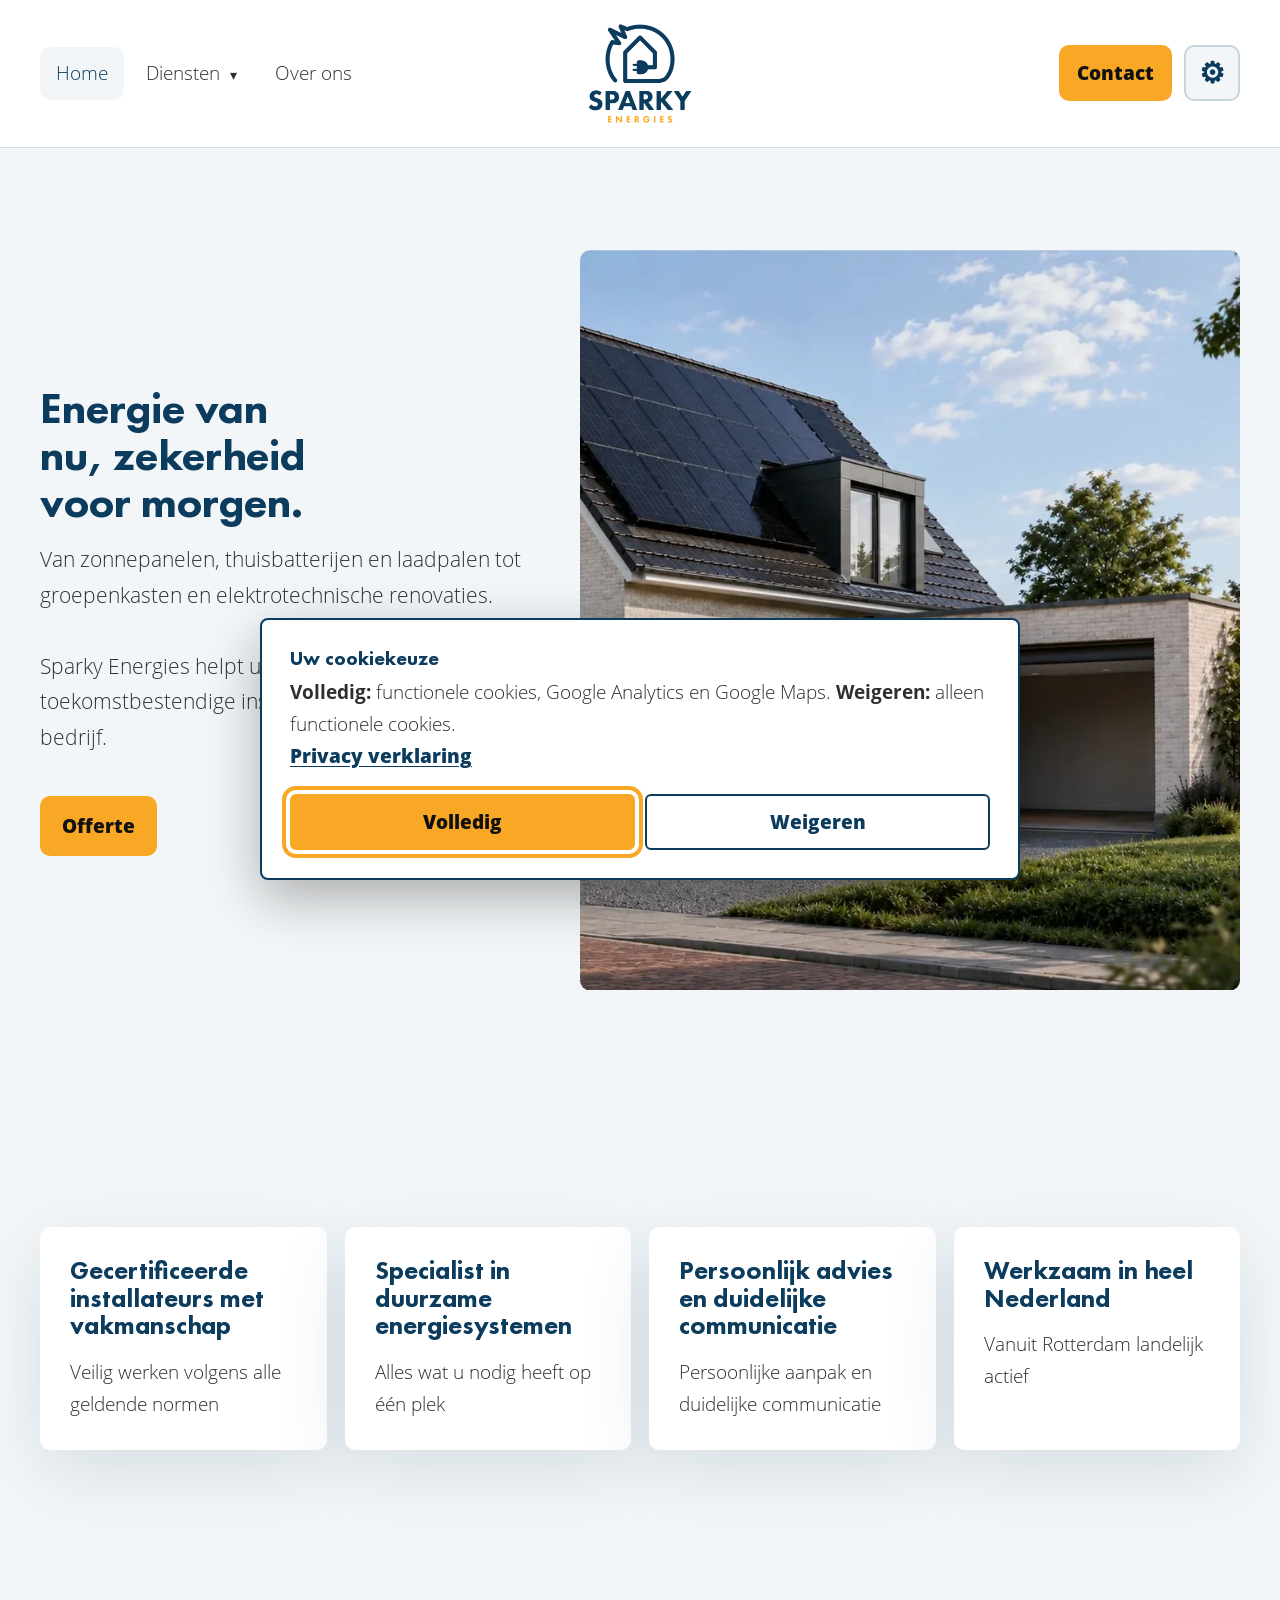
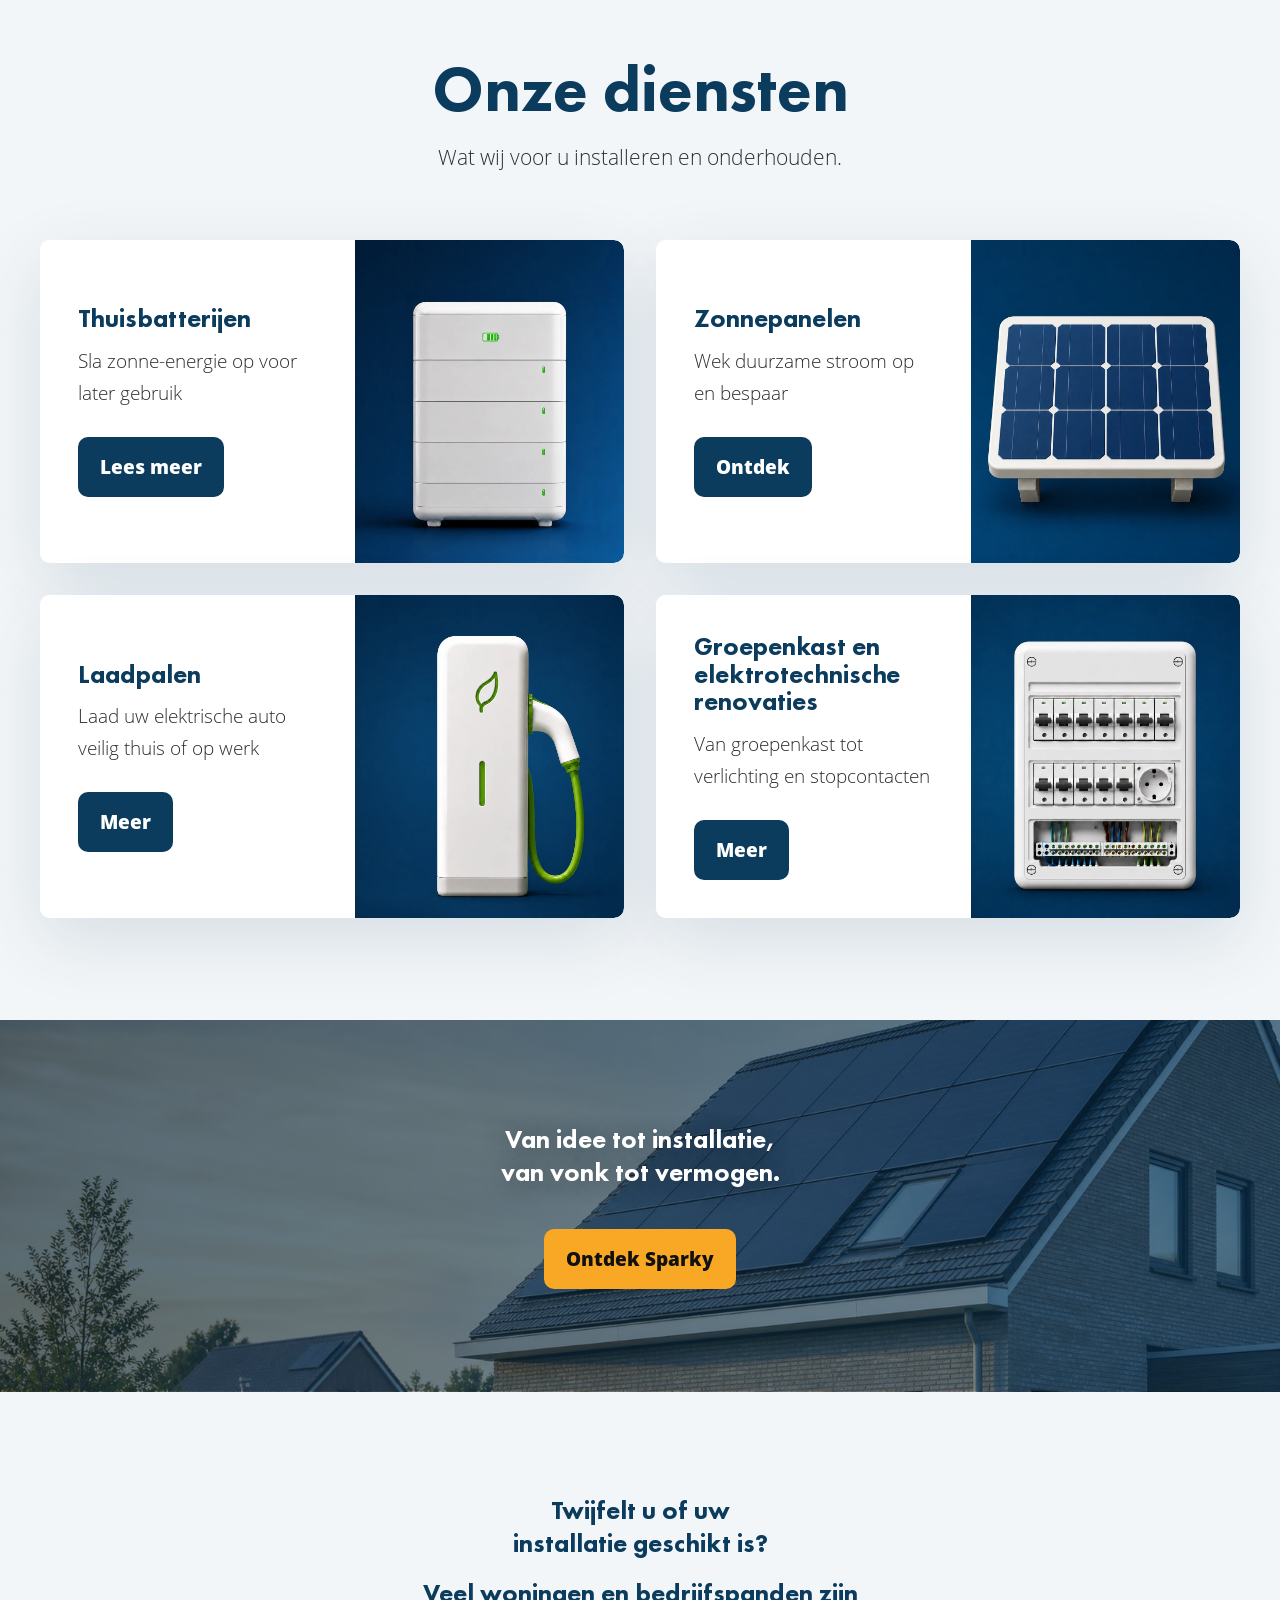
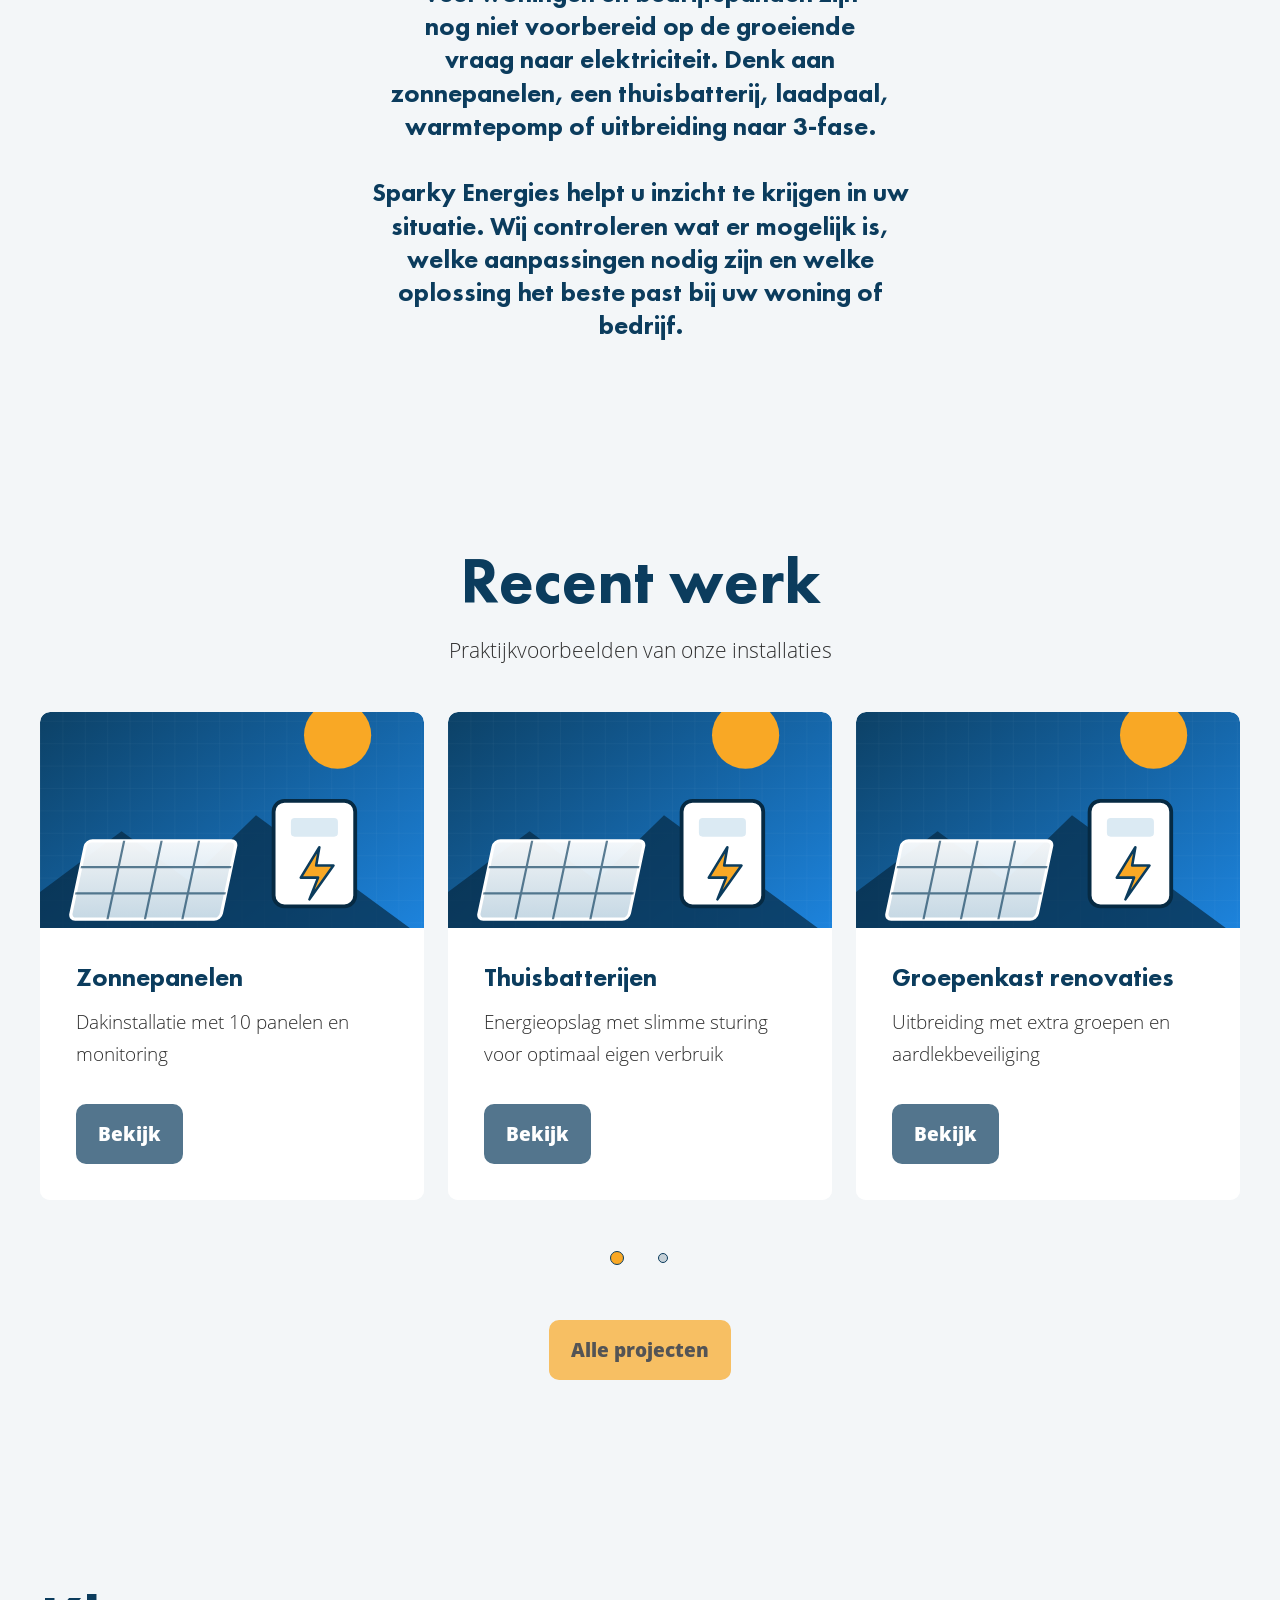
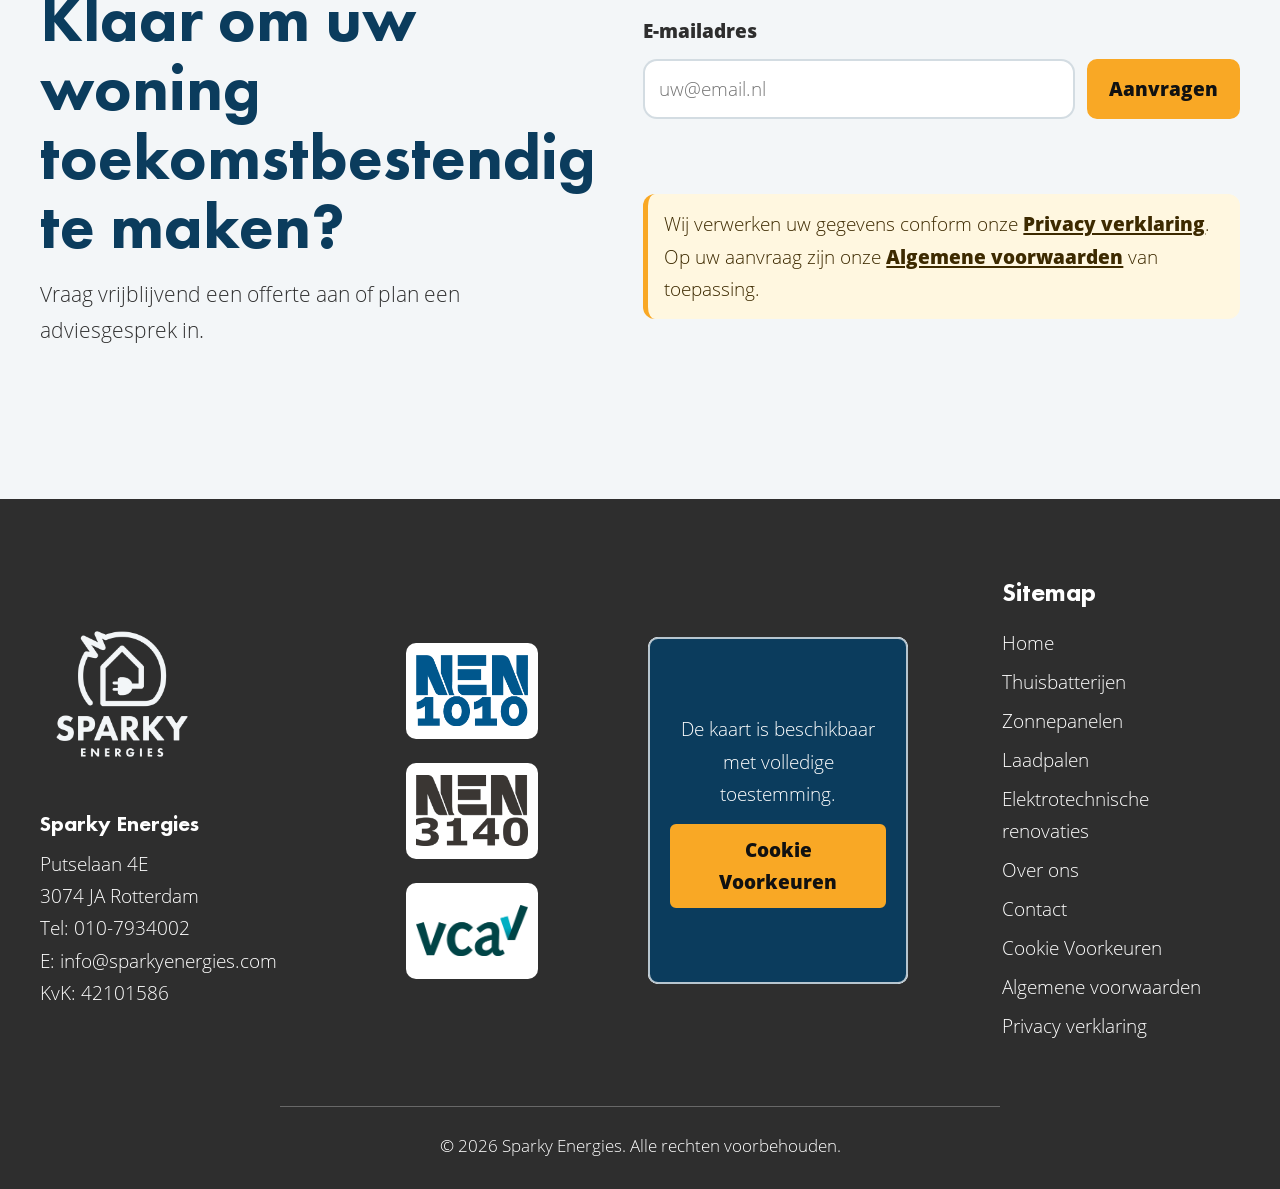
<file: index.html>
<!doctype html>
<html lang="nl">
<head>
  <meta charset="utf-8" />
  <meta name="viewport" content="width=device-width, initial-scale=1" />
  <title>Elektrotechnisch installateur Rotterdam | Sparky Energies</title>
  <meta name="description" content="Sparky Energies is uw elektrotechnisch installateur in Rotterdam voor zonnepanelen, thuisbatterijen, laadpalen, groepenkasten en renovaties." />
  <meta name="robots" content="index,follow,max-image-preview:large" />
  <meta name="color-scheme" content="light" />
  <meta name="theme-color" content="#0b3c5d" />
  <link rel="canonical" href="https://www.sparkyenergies.com/" />
  <meta property="og:locale" content="nl_NL" />
  <meta property="og:type" content="website" />
  <meta property="og:site_name" content="Sparky Energies" />
  <meta property="og:title" content="Elektrotechnisch installateur Rotterdam | Sparky Energies" />
  <meta property="og:description" content="Sparky Energies is uw elektrotechnisch installateur in Rotterdam voor zonnepanelen, thuisbatterijen, laadpalen, groepenkasten en renovaties." />
  <meta property="og:url" content="https://www.sparkyenergies.com/" />
  <meta property="og:image" content="https://www.sparkyenergies.com/assets/img/SparkyEnergies_Algemeen_Afbeelding_09.jpg" />
  <meta property="og:image:type" content="image/jpeg" />
  <meta property="og:image:width" content="1672" />
  <meta property="og:image:height" content="941" />
  <meta property="og:image:alt" content="Elektrotechnische installatie van Sparky Energies" />
  <meta name="twitter:card" content="summary_large_image" />
  <meta name="twitter:title" content="Elektrotechnisch installateur Rotterdam | Sparky Energies" />
  <meta name="twitter:description" content="Zonnepanelen, thuisbatterijen, laadpalen, groepenkasten en elektrotechnische renovaties vanuit Rotterdam." />
  <meta name="twitter:image" content="https://www.sparkyenergies.com/assets/img/SparkyEnergies_Algemeen_Afbeelding_09.jpg" />
  <link rel="preload" href="assets/fonts/Futura PT Heavy.woff2" as="font" type="font/woff2" crossorigin />
  <link rel="preload" href="assets/fonts/Open Sans Light.woff2" as="font" type="font/woff2" crossorigin />
  <link rel="preload" as="image" href="assets/img/SparkyEnergies_Home_Afbeelding_01.webp" type="image/webp" fetchpriority="high"
    imagesrcset="assets/img/responsive/480/SparkyEnergies_Home_Afbeelding_01.webp 480w, assets/img/responsive/640/SparkyEnergies_Home_Afbeelding_01.webp 640w, assets/img/responsive/768/SparkyEnergies_Home_Afbeelding_01.webp 768w, assets/img/responsive/960/SparkyEnergies_Home_Afbeelding_01.webp 960w, assets/img/responsive/1024/SparkyEnergies_Home_Afbeelding_01.webp 1024w, assets/img/responsive/1280/SparkyEnergies_Home_Afbeelding_01.webp 1280w, assets/img/responsive/1600/SparkyEnergies_Home_Afbeelding_01.webp 1600w, assets/img/SparkyEnergies_Home_Afbeelding_01.webp 1672w"
    imagesizes="(min-width: 1024px) and (min-height: 700px) and (hover: hover) and (pointer: fine) and (prefers-reduced-motion: no-preference) max(100vw, 1351px), (min-width: 768px) clamp(960px, calc(177.7svh - 284.3px), 1351px), (min-width: 480px) calc(100vw - 48px), calc(100vw - 32px)" />
  <link rel="stylesheet" href="assets/css/styles.css" />
  <link rel="icon" type="image/png" href="assets/img/SparkyEnergies_Algemeen_Afbeelding_01.png" />
  <link rel="apple-touch-icon" href="assets/img/SparkyEnergies_Algemeen_Afbeelding_01.png" />
  <script src="assets/js/cookie-consent.js" defer></script>
  <script type="application/ld+json">
  {
    "@context": "https://schema.org",
    "@graph": [
      {
        "@type": "Electrician",
        "@id": "https://www.sparkyenergies.com/#business",
        "name": "Sparky Energies",
        "url": "https://www.sparkyenergies.com/",
        "logo": "https://www.sparkyenergies.com/assets/img/SparkyEnergies_Algemeen_Afbeelding_02.png",
        "image": "https://www.sparkyenergies.com/assets/img/SparkyEnergies_Algemeen_Afbeelding_09.jpg",
        "telephone": "+31 10 793 4002",
        "email": "info@sparkyenergies.com",
        "identifier": {
          "@type": "PropertyValue",
          "propertyID": "KvK",
          "value": "42100586"
        },
        "address": {
          "@type": "PostalAddress",
          "streetAddress": "Putselaan 4E",
          "postalCode": "3074 JA",
          "addressLocality": "Rotterdam",
          "addressRegion": "Zuid-Holland",
          "addressCountry": "NL"
        },
        "areaServed": {
          "@type": "Country",
          "name": "Nederland"
        },
        "hasMap": "https://www.google.com/maps/search/?api=1&query=Putselaan%204E%2C%203074%20JA%20Rotterdam",
        "contactPoint": {
          "@type": "ContactPoint",
          "contactType": "customer service",
          "telephone": "+31 10 793 4002",
          "email": "info@sparkyenergies.com",
          "availableLanguage": "nl"
        },
        "hasOfferCatalog": {
          "@type": "OfferCatalog",
          "name": "Elektrotechnische diensten",
          "itemListElement": [
            {
              "@type": "Offer",
              "itemOffered": {
                "@type": "Service",
                "name": "Thuisbatterij installeren",
                "url": "https://www.sparkyenergies.com/thuisbatterijen.html"
              }
            },
            {
              "@type": "Offer",
              "itemOffered": {
                "@type": "Service",
                "name": "Zonnepanelen installeren",
                "url": "https://www.sparkyenergies.com/zonnepanelen.html"
              }
            },
            {
              "@type": "Offer",
              "itemOffered": {
                "@type": "Service",
                "name": "Laadpaal installeren",
                "url": "https://www.sparkyenergies.com/laadpalen.html"
              }
            },
            {
              "@type": "Offer",
              "itemOffered": {
                "@type": "Service",
                "name": "Groepenkast en elektrotechnische renovatie",
                "url": "https://www.sparkyenergies.com/elektrotechnische-renovaties.html"
              }
            }
          ]
        }
      },
      {
        "@type": "WebSite",
        "@id": "https://www.sparkyenergies.com/#website",
        "url": "https://www.sparkyenergies.com/",
        "name": "Sparky Energies",
        "publisher": { "@id": "https://www.sparkyenergies.com/#business" },
        "inLanguage": "nl-NL"
      },
      {
        "@type": "WebPage",
        "@id": "https://www.sparkyenergies.com/#webpage",
        "url": "https://www.sparkyenergies.com/",
        "name": "Elektrotechnisch installateur Rotterdam | Sparky Energies",
        "description": "Sparky Energies is uw elektrotechnisch installateur in Rotterdam voor zonnepanelen, thuisbatterijen, laadpalen, groepenkasten en renovaties.",
        "isPartOf": { "@id": "https://www.sparkyenergies.com/#website" },
        "about": { "@id": "https://www.sparkyenergies.com/#business" },
        "inLanguage": "nl-NL"
      }
    ]
  }
  </script>
</head>
<body id="homeSectBody" class="siteBody homeSectBody" data-page="Home" data-page-number="1">
<header id="siteHeader" class="siteHeader">
  <a class="skipLink" href="#mainContent">Direct naar inhoud</a>
  <nav id="hoofdNavigatie" class="hoofdNavigatie" aria-label="Hoofdnavigatie">
    <a id="siteLogoLink" class="siteLogoLink" href="index.html" aria-label="Sparky Energies home">
      <img src="assets/img/SparkyEnergies_Algemeen_Afbeelding_02.png" alt="Sparky Energies logo" class="siteLogoAfbeelding" width="512" height="506" />
      <!-- <span class="siteLogoTekst">Sparky Energies</span> -->
    </a>
    <button id="navigatieMenuKnop" class="navigatieMenuKnop" type="button" aria-controls="primaireNavigatieLijst" aria-expanded="false">
      <span class="srOnly">Menu openen of sluiten</span>
      <span aria-hidden="true">☰</span>
    </button>
    <ul id="primaireNavigatieLijst" class="primaireNavigatieLijst" role="list"><li><a aria-current="page" href="index.html">Home</a></li><li><a href="thuisbatterijen.html">Thuisbatterijen</a></li><li><a href="zonnepanelen.html">Zonnepanelen</a></li><li><a href="laadpalen.html">Laadpalen</a></li><li><a href="elektrotechnische-renovaties.html">Elektrotechnische renovaties</a></li><li><a href="over-ons.html">Over ons</a></li></ul>
    <div class="hoofdNavigatieActies">
      <a id="hoofdNavigatieContact" class="hoofdNavigatieContact" href="contact.html">Contact</a>
      <nav id="toegankelijkheidPaneel" class="toegankelijkheidPaneel" aria-label="Toegankelijkheidsopties">
      <button id="knopGrotereTekst" class="toegankelijkheidKnop" type="button" data-accessibility-action="toggle-text-size" aria-pressed="false">Grotere tekst</button>
      <button id="knopHoogContrast" class="toegankelijkheidKnop" type="button" data-accessibility-action="toggle-contrast" aria-pressed="false">Hoog contrast</button>
      <button id="knopVoorlezen" class="toegankelijkheidKnop" type="button" data-accessibility-action="read-page">Lees voor</button>
      <button id="knopVoorlezenStop" class="toegankelijkheidKnop" type="button" data-accessibility-action="stop-reading">Stop</button>
      </nav>
    </div>
  </nav>
</header>
<main id="mainContent" class="mainContent" tabindex="-1">


<section id="homeSectGecertificeerdeInstallateursMetVakmanschap" class="siteSectie homeSectGecertificeerdeInstallateursMetVakmanschap homeHeroReferentieSectie" data-page="Home" data-page-number="1" data-section-number="1" data-section-title="Energie van nu, zekerheid voor morgen" aria-labelledby="homeSectGecertificeerdeInstallateursMetVakmanschapH1">
  <div class="homeHeroReferentieGrid" data-scroll-expand-image data-scroll-expand-full-bleed data-scroll-expand-start="0.9" data-scroll-expand-distance="0.65">
    <div class="homeHeroScrollInhoud" data-scroll-expand-content>
      <header class="sectieKop homeSectGecertificeerdeInstallateursMetVakmanschapKop">
        <h1 id="homeSectGecertificeerdeInstallateursMetVakmanschapH1" class="sectieTitel">Energie van nu, zekerheid voor morgen.</h1>
        <p id="homeSectGecertificeerdeInstallateursMetVakmanschapP01" class="sectieIntro">Van zonnepanelen, thuisbatterijen en laadpalen tot groepenkasten en elektrotechnische renovaties. <br><br> Sparky Energies helpt u met veilige, duurzame en toekomstbestendige installaties voor woning en bedrijf.</p>
      </header>
      <nav class="sectionActies" aria-label="Acties voor sectie Energie van nu, zekerheid voor morgen">
        <a id="homeSectGecertificeerdeInstallateursMetVakmanschapBtn01Offerte" class="siteBtn siteBtnPrimary homeSectGecertificeerdeInstallateursMetVakmanschapKnop" href="contact.html#contactSectLatenWeBeginnen" data-button-page="Home" data-button-section="Energie van nu, zekerheid voor morgen" data-link-type="interne-pagina-sectie" data-target-page="Contact" data-target-section="contactSectLatenWeBeginnen">Offerte</a>
      </nav>
    </div>
    <figure id="homeSectGecertificeerdeInstallateursMetVakmanschapMediaPlaceholder" class="homeHeroScrollMedia" data-scroll-expand-media aria-hidden="true">
      <img class="homeHeroScrollMediaAfbeelding" src="assets/img/SparkyEnergies_Home_Afbeelding_01.webp"
        srcset="assets/img/responsive/480/SparkyEnergies_Home_Afbeelding_01.webp 480w, assets/img/responsive/640/SparkyEnergies_Home_Afbeelding_01.webp 640w, assets/img/responsive/768/SparkyEnergies_Home_Afbeelding_01.webp 768w, assets/img/responsive/960/SparkyEnergies_Home_Afbeelding_01.webp 960w, assets/img/responsive/1024/SparkyEnergies_Home_Afbeelding_01.webp 1024w, assets/img/responsive/1280/SparkyEnergies_Home_Afbeelding_01.webp 1280w, assets/img/responsive/1600/SparkyEnergies_Home_Afbeelding_01.webp 1600w, assets/img/SparkyEnergies_Home_Afbeelding_01.webp 1672w"
        sizes="(min-width: 1024px) and (min-height: 700px) and (hover: hover) and (pointer: fine) and (prefers-reduced-motion: no-preference) max(100vw, 1351px), (min-width: 768px) clamp(960px, calc(177.7svh - 284.3px), 1351px), (min-width: 480px) calc(100vw - 48px), calc(100vw - 32px)" alt="" width="1672" height="941" loading="eager" fetchpriority="high" decoding="async" />
    </figure>
  </div>
</section>
<section id="homeSectGecertificeerdeInstallateursMetVakmanschapKaarten" class="siteSectie homeSectGecertificeerdeInstallateursMetVakmanschapKaarten kenmerkKaartenSectie layoutFeatures" aria-labelledby="homeSectGecertificeerdeInstallateursMetVakmanschapH2">
<h2 id="homeSectGecertificeerdeInstallateursMetVakmanschapH2" class="srOnly">Gecertificeerde installateurs met vakmanschap</h2>
<ul id="homeSectGecertificeerdeInstallateursMetVakmanschapLijst" class="kaartLijst homeSectGecertificeerdeInstallateursMetVakmanschapLijst kenmerkKaartLijst" role="list">
  <li class="kaartLijstItem">
    <article id="homeSectGecertificeerdeInstallateursMetVakmanschapArtikel01" class="kaart homeSectGecertificeerdeInstallateursMetVakmanschapKaart kenmerkKaart">

      <h3 id="homeSectGecertificeerdeInstallateursMetVakmanschapArtikel01H3">Gecertificeerde installateurs met vakmanschap</h3>
      <p id="homeSectGecertificeerdeInstallateursMetVakmanschapArtikel01P01">Veilig werken volgens alle geldende normen</p>
    </article>
  </li>
  <li class="kaartLijstItem">
    <article id="homeSectGecertificeerdeInstallateursMetVakmanschapArtikel02" class="kaart homeSectGecertificeerdeInstallateursMetVakmanschapKaart kenmerkKaart">
      
      <h3 id="homeSectGecertificeerdeInstallateursMetVakmanschapArtikel02H3">Specialist in duurzame energiesystemen</h3>
      <p id="homeSectGecertificeerdeInstallateursMetVakmanschapArtikel02P01">Alles wat u nodig heeft op één plek</p>
    </article>
  </li>
  <li class="kaartLijstItem">
    <article id="homeSectGecertificeerdeInstallateursMetVakmanschapArtikel03" class="kaart homeSectGecertificeerdeInstallateursMetVakmanschapKaart kenmerkKaart">
      
      <h3 id="homeSectGecertificeerdeInstallateursMetVakmanschapArtikel03H3">Persoonlijk advies en duidelijke communicatie</h3>
      <p id="homeSectGecertificeerdeInstallateursMetVakmanschapArtikel03P01">Persoonlijke aanpak en duidelijke communicatie</p>
    </article>
  </li>
  <li class="kaartLijstItem">
    <article id="homeSectGecertificeerdeInstallateursMetVakmanschapArtikel04" class="kaart homeSectGecertificeerdeInstallateursMetVakmanschapKaart kenmerkKaart">
    
      <h3 id="homeSectGecertificeerdeInstallateursMetVakmanschapArtikel04H3">Werkzaam in heel Nederland</h3>
      <p id="homeSectGecertificeerdeInstallateursMetVakmanschapArtikel04P01">Vanuit Rotterdam landelijk actief</p>
    </article>
  </li>
</ul>
</section>

<section id="homeSectWatWijVoorUInstallerenEnOnderhouden" class="siteSectie homeSectWatWijVoorUInstallerenEnOnderhouden layoutServices" data-page="Home" data-page-number="1" data-section-number="2" data-section-title="Wat wij voor u installeren en onderhouden" aria-labelledby="homeSectWatWijVoorUInstallerenEnOnderhoudenH2">
<header class="sectieKop homeSectWatWijVoorUInstallerenEnOnderhoudenKop">
  <h2 id="homeSectWatWijVoorUInstallerenEnOnderhoudenH2" class="sectieTitel">Onze diensten</h2>
  <p id="homeSectWatWijVoorUInstallerenEnOnderhoudenP01" class="sectieIntro">Wat wij voor u installeren en onderhouden.</p>
</header>
<ul id="homeSectWatWijVoorUInstallerenEnOnderhoudenLijst" class="dienstLijst homeSectWatWijVoorUInstallerenEnOnderhoudenLijst" role="list">
  <li class="dienstLijstItem">
    <article id="homeSectWatWijVoorUInstallerenEnOnderhoudenArtikel01" class="dienstKaart kaart homeSectWatWijVoorUInstallerenEnOnderhoudenDienstKaart">
      <div class="dienstKaartInhoud homeSectWatWijVoorUInstallerenEnOnderhoudenDienstInhoud">
        <h3 id="homeSectWatWijVoorUInstallerenEnOnderhoudenArtikel01H3">Thuisbatterijen</h3>
        <p id="homeSectWatWijVoorUInstallerenEnOnderhoudenArtikel01P01">Sla zonne-energie op voor later gebruik</p>
        <a id="homeSectWatWijVoorUInstallerenEnOnderhoudenBtn01LeesMeer" class="siteBtn siteBtnLink homeSectWatWijVoorUInstallerenEnOnderhoudenKnop" href="thuisbatterijen.html" data-button-page="Home" data-button-section="Wat wij voor u installeren en onderhouden" data-link-type="interne-pagina" data-target-page="Thuisbatterijen">Lees meer</a>
      </div>
      <figure id="homeSectWatWijVoorUInstallerenEnOnderhoudenMediaArtikel01" class="dienstKaartMedia homeSectWatWijVoorUInstallerenEnOnderhoudenMedia" aria-hidden="true">
        <img class="dienstKaartAfbeelding homeSectWatWijVoorUInstallerenEnOnderhoudenAfbeelding" src="assets/img/SparkyEnergies_Algemeen_Afbeelding_10.webp" alt="" width="1200" height="900" loading="lazy" decoding="async">
      </figure>
    </article>
  </li>
  <li class="dienstLijstItem">
    <article id="homeSectWatWijVoorUInstallerenEnOnderhoudenArtikel02" class="dienstKaart kaart homeSectWatWijVoorUInstallerenEnOnderhoudenDienstKaart">
      <div class="dienstKaartInhoud homeSectWatWijVoorUInstallerenEnOnderhoudenDienstInhoud">
        <h3 id="homeSectWatWijVoorUInstallerenEnOnderhoudenArtikel02H3">Zonnepanelen</h3>
        <p id="homeSectWatWijVoorUInstallerenEnOnderhoudenArtikel02P01">Wek duurzame stroom op en bespaar</p>
        <a id="homeSectWatWijVoorUInstallerenEnOnderhoudenBtn02Ontdek" class="siteBtn siteBtnLink homeSectWatWijVoorUInstallerenEnOnderhoudenKnop" href="zonnepanelen.html" data-button-page="Home" data-button-section="Wat wij voor u installeren en onderhouden" data-link-type="interne-pagina" data-target-page="Zonnepanelen">Ontdek</a>
      </div>
      <figure id="homeSectWatWijVoorUInstallerenEnOnderhoudenMediaArtikel02" class="dienstKaartMedia homeSectWatWijVoorUInstallerenEnOnderhoudenMedia" aria-hidden="true">
        <img class="dienstKaartAfbeelding homeSectWatWijVoorUInstallerenEnOnderhoudenAfbeelding" src="assets/img/SparkyEnergies_Algemeen_Afbeelding_11.webp" alt="" width="1200" height="900" loading="lazy" decoding="async">
      </figure>
    </article>
  </li>
  <li class="dienstLijstItem">
    <article id="homeSectWatWijVoorUInstallerenEnOnderhoudenArtikel03" class="dienstKaart kaart homeSectWatWijVoorUInstallerenEnOnderhoudenDienstKaart">
      <div class="dienstKaartInhoud homeSectWatWijVoorUInstallerenEnOnderhoudenDienstInhoud">
        <h3 id="homeSectWatWijVoorUInstallerenEnOnderhoudenArtikel03H3">Laadpalen</h3>
        <p id="homeSectWatWijVoorUInstallerenEnOnderhoudenArtikel03P01">Laad uw elektrische auto veilig thuis of op werk</p>
        <a id="homeSectWatWijVoorUInstallerenEnOnderhoudenBtn03Meer" class="siteBtn siteBtnLink homeSectWatWijVoorUInstallerenEnOnderhoudenKnop" href="laadpalen.html" data-button-page="Home" data-button-section="Wat wij voor u installeren en onderhouden" data-link-type="interne-pagina" data-target-page="Laadpalen">Meer</a>
      </div>
      <figure id="homeSectWatWijVoorUInstallerenEnOnderhoudenMediaArtikel03" class="dienstKaartMedia homeSectWatWijVoorUInstallerenEnOnderhoudenMedia" aria-hidden="true">
        <img class="dienstKaartAfbeelding homeSectWatWijVoorUInstallerenEnOnderhoudenAfbeelding" src="assets/img/SparkyEnergies_Algemeen_Afbeelding_12.webp" alt="" width="1200" height="900" loading="lazy" decoding="async">
      </figure>
    </article>
  </li>
  <li class="dienstLijstItem">
    <article id="homeSectWatWijVoorUInstallerenEnOnderhoudenArtikel04" class="dienstKaart kaart homeSectWatWijVoorUInstallerenEnOnderhoudenDienstKaart">
      <div class="dienstKaartInhoud homeSectWatWijVoorUInstallerenEnOnderhoudenDienstInhoud">
        <h3 id="homeSectWatWijVoorUInstallerenEnOnderhoudenArtikel04H3">Groepenkast en elektrotechnische renovaties</h3>
        <p id="homeSectWatWijVoorUInstallerenEnOnderhoudenArtikel04P01">Van groepenkast tot verlichting en stopcontacten</p>
        <a id="homeSectWatWijVoorUInstallerenEnOnderhoudenBtn04Meer" class="siteBtn siteBtnLink homeSectWatWijVoorUInstallerenEnOnderhoudenKnop" href="elektrotechnische-renovaties.html" data-button-page="Home" data-button-section="Wat wij voor u installeren en onderhouden" data-link-type="interne-pagina" data-target-page="Elektrotechnische renovaties">Meer</a>
      </div>
      <figure id="homeSectWatWijVoorUInstallerenEnOnderhoudenMediaArtikel04" class="dienstKaartMedia homeSectWatWijVoorUInstallerenEnOnderhoudenMedia" aria-hidden="true">
        <img class="dienstKaartAfbeelding homeSectWatWijVoorUInstallerenEnOnderhoudenAfbeelding" src="assets/img/SparkyEnergies_Algemeen_Afbeelding_13.webp" alt="" width="1200" height="900" loading="lazy" decoding="async">
      </figure>
    </article>
  </li>
</ul>
</section>
<section id="homeSectVanIdeeTotInstallatieVanVonkTotVermogen" class="siteSectie homeSectVanIdeeTotInstallatieVanVonkTotVermogen layoutImageCta" data-page="Home" data-page-number="1" data-section-number="3" data-section-title="Van idee tot installatie, van vonk tot vermogen" aria-labelledby="homeSectVanIdeeTotInstallatieVanVonkTotVermogenH4">
  <div class="layoutImageCtaInhoud homeSectVanIdeeTotInstallatieVanVonkTotVermogenInhoud">
    <h4 id="homeSectVanIdeeTotInstallatieVanVonkTotVermogenH4">Van idee tot installatie, van vonk tot vermogen.</h4>
    <a id="homeSectVanIdeeTotInstallatieVanVonkTotVermogenBtn01OntdekSparky" class="siteBtn siteBtnPrimary homeSectVanIdeeTotInstallatieVanVonkTotVermogenKnop" href="over-ons.html" data-button-page="Home" data-button-section="Van idee tot installatie, van vonk tot vermogen" data-link-type="interne-pagina" data-target-page="Over ons">Ontdek Sparky</a>
  </div>
</section>
<section id="homeSectTwijfeltUOfUwInstallatieGeschiktIs" class="siteSectie homeSectTwijfeltUOfUwInstallatieGeschiktIs layoutText" data-page="Home" data-page-number="1" data-section-number="4" data-section-title="Twijfelt u of uw installatie geschikt is?" aria-labelledby="homeSectTwijfeltUOfUwInstallatieGeschiktIsH2">
<header class="sectieKop homeSectTwijfeltUOfUwInstallatieGeschiktIsKop">
  <h2 id="homeSectTwijfeltUOfUwInstallatieGeschiktIsH2" class="sectieTitel">Twijfelt u of uw installatie geschikt is?</h2>
  <p id="homeSectTwijfeltUOfUwInstallatieGeschiktIsP01" class="sectieIntro">Veel woningen en bedrijfspanden zijn nog niet voorbereid op de groeiende vraag naar elektriciteit. Denk aan zonnepanelen, een thuisbatterij, laadpaal, warmtepomp of uitbreiding naar 3-fase.<br><br>

Sparky Energies helpt u inzicht te krijgen in uw situatie. Wij controleren wat er mogelijk is, welke aanpassingen nodig zijn en welke oplossing het beste past bij uw woning of bedrijf.
</p>
</header>

</section>
<section id="homeSectRecentWerk" class="siteSectie homeSectRecentWerk layoutPortfolio" data-page="Home" data-page-number="1" data-section-number="5" data-section-title="Recent werk" aria-labelledby="homeSectRecentWerkH2">
<header class="sectieKop homeSectRecentWerkKop">
  <h2 id="homeSectRecentWerkH2" class="sectieTitel">Recent werk</h2>
  <p id="homeSectRecentWerkP01" class="sectieIntro">Praktijkvoorbeelden van onze installaties</p>
</header>
<ul id="homeSectRecentWerkScrollLijst" class="portfolioLijst scrollLijst homeSectRecentWerkLijst" role="list" data-scroll-area="homeSectRecentWerk">
  <li class="portfolioLijstItem">
    <article id="homeSectRecentWerkArtikel01" class="portfolioKaart kaart homeSectRecentWerkProjectKaart" data-project-categories="Zonnepanelen, residentieel, duurzaam">
      <figure id="homeSectRecentWerkMediaArtikel01" class="homeSectRecentWerkProjectMedia" aria-hidden="true">
        <img class="homeSectRecentWerkProjectAfbeelding" src="assets/img/SparkyEnergies_Algemeen_Afbeelding_07.svg" alt="" width="1200" height="900" loading="lazy" decoding="async">
      </figure>
      <div class="homeSectRecentWerkProjectInhoud">
        <h3 id="homeSectRecentWerkArtikel01H3">Zonnepanelen</h3>
        <p id="homeSectRecentWerkArtikel01P01">Dakinstallatie met 10 panelen en monitoring</p>
        <a id="homeSectRecentWerkBtn01Bekijk" class="siteBtn siteBtnLink homeSectRecentWerkKnop" href="#linkNogToevoegen" data-button-page="Home" data-button-section="Recent werk" data-link-type="todo" data-link-note="TODO: koppel deze kaart later aan projecten.html#zonnepanelen." aria-disabled="true" data-link-status="todo">Bekijk</a>
      </div>
    </article>
  </li>
  <li class="portfolioLijstItem">
    <article id="homeSectRecentWerkArtikel04" class="portfolioKaart kaart homeSectRecentWerkProjectKaart" data-project-categories="Thuisbatterijen, energieopslag, slim energiebeheer">
      <figure id="homeSectRecentWerkMediaArtikel04" class="homeSectRecentWerkProjectMedia" aria-hidden="true">
        <img class="homeSectRecentWerkProjectAfbeelding" src="assets/img/SparkyEnergies_Algemeen_Afbeelding_07.svg" alt="" width="1200" height="900" loading="lazy" decoding="async">
      </figure>
      <div class="homeSectRecentWerkProjectInhoud">
        <h3 id="homeSectRecentWerkArtikel04H3">Thuisbatterijen</h3>
        <p id="homeSectRecentWerkArtikel04P01">Energieopslag met slimme sturing voor optimaal eigen verbruik</p>
        <a id="homeSectRecentWerkBtn04Bekijk" class="siteBtn siteBtnLink homeSectRecentWerkKnop" href="#linkNogToevoegen" data-button-page="Home" data-button-section="Recent werk" data-link-type="todo" data-link-note="TODO: koppel deze kaart later aan projecten.html#thuisbatterijen." aria-disabled="true" data-link-status="todo">Bekijk</a>
      </div>
    </article>
  </li>
  <li class="portfolioLijstItem">
    <article id="homeSectRecentWerkArtikel02" class="portfolioKaart kaart homeSectRecentWerkProjectKaart" data-project-categories="Groepenkast, renovatie, veiligheid">
      <figure id="homeSectRecentWerkMediaArtikel02" class="homeSectRecentWerkProjectMedia" aria-hidden="true">
        <img class="homeSectRecentWerkProjectAfbeelding" src="assets/img/SparkyEnergies_Algemeen_Afbeelding_07.svg" alt="" width="1200" height="900" loading="lazy" decoding="async">
      </figure>
      <div class="homeSectRecentWerkProjectInhoud">
        <h3 id="homeSectRecentWerkArtikel02H3">Groepenkast renovaties</h3>
        <p id="homeSectRecentWerkArtikel02P01">Uitbreiding met extra groepen en aardlekbeveiliging</p>
        <a id="homeSectRecentWerkBtn02Bekijk" class="siteBtn siteBtnLink homeSectRecentWerkKnop" href="#linkNogToevoegen" data-button-page="Home" data-button-section="Recent werk" data-link-type="todo" data-link-note="TODO: koppel deze kaart later aan projecten.html#groepenkast-renovaties." aria-disabled="true" data-link-status="todo">Bekijk</a>
      </div>
    </article>
  </li>
  <li class="portfolioLijstItem">
    <article id="homeSectRecentWerkArtikel03" class="portfolioKaart kaart homeSectRecentWerkProjectKaart" data-project-categories="Laadpalen, particulier, elektrisch rijden">
      <figure id="homeSectRecentWerkMediaArtikel03" class="homeSectRecentWerkProjectMedia" aria-hidden="true">
        <img class="homeSectRecentWerkProjectAfbeelding" src="assets/img/SparkyEnergies_Algemeen_Afbeelding_07.svg" alt="" width="1200" height="900" loading="lazy" decoding="async">
      </figure>
      <div class="homeSectRecentWerkProjectInhoud">
        <h3 id="homeSectRecentWerkArtikel03H3">Laadpaal installaties</h3>
        <p id="homeSectRecentWerkArtikel03P01">Wallbox in garage met load balancing</p>
        <a id="homeSectRecentWerkBtn03Bekijk" class="siteBtn siteBtnLink homeSectRecentWerkKnop" href="#linkNogToevoegen" data-button-page="Home" data-button-section="Recent werk" data-link-type="todo" data-link-note="TODO: koppel deze kaart later aan projecten.html#laadpaal-installaties." aria-disabled="true" data-link-status="todo">Bekijk</a>
      </div>
    </article>
  </li>
</ul>
<nav class="scrollKnoppen" aria-label="Projectcarrousel">
  <div class="scrollPaginering homeSectRecentWerkPaginering" data-scroll-pagination="homeSectRecentWerk" data-scroll-autoplay="6000" role="group" aria-label="Positie in de projecten"></div>
</nav>
<nav class="sectionActies" aria-label="Acties voor sectie Recent werk">
<a id="homeSectRecentWerkBtn01AlleProjecten" class="siteBtn siteBtnPrimary homeSectRecentWerkKnop" href="#linkNogToevoegen" data-button-page="Home" data-button-section="Recent werk" data-link-type="todo" data-link-note="TODO: maak de toekomstige projectenpagina en koppel deze knop aan projecten.html." aria-disabled="true" data-link-status="todo">Alle projecten</a>
</nav>
</section>

<!--
<section id="homeSectWatKlantenOverOnsZeggen" class="siteSectie homeSectWatKlantenOverOnsZeggen layoutTestimonials" data-page="Home" data-page-number="1" data-section-number="6" data-section-title="Wat klanten over ons zeggen" aria-labelledby="homeSectWatKlantenOverOnsZeggenH2">
<header class="sectieKop homeSectWatKlantenOverOnsZeggenKop">
  <h2 id="homeSectWatKlantenOverOnsZeggenH2" class="sectieTitel">Wat klanten over ons zeggen</h2>
  <p id="homeSectWatKlantenOverOnsZeggenP01" class="sectieIntro">“Sparky Energies heeft ons huis toekomstbestendig gemaakt. Professioneel, betrouwbaar en eerlijk in de communicatie.”</p>
</header>
<ul id="homeSectWatKlantenOverOnsZeggenLijst" class="testimonialLijst homeSectWatKlantenOverOnsZeggenLijst" role="list">
  <li>
    <article id="homeSectWatKlantenOverOnsZeggenArtikel01" class="testimonialKaart kaart">
      <blockquote>
        <p id="homeSectWatKlantenOverOnsZeggenArtikel01P01">“Sparky Energies heeft ons huis toekomstbestendig gemaakt. Professioneel, betrouwbaar en eerlijk in de communicatie.”</p>
      </blockquote>
      <footer><strong>Jan de Vries</strong><span>Huiseigenaar, Utrecht</span></footer>
    </article>
  </li>
</ul>
</section>
-->

<section id="homeSectKlaarOmUwWoningToekomstbestendigTeMaken" class="siteSectie homeSectKlaarOmUwWoningToekomstbestendigTeMaken layoutEmailCta" data-page="Home" data-page-number="1" data-section-number="7" data-section-title="Klaar om uw woning toekomstbestendig te maken?" aria-labelledby="homeSectKlaarOmUwWoningToekomstbestendigTeMakenH2">
<header class="sectieKop homeSectKlaarOmUwWoningToekomstbestendigTeMakenKop">
  <h2 id="homeSectKlaarOmUwWoningToekomstbestendigTeMakenH2" class="sectieTitel">Klaar om uw woning toekomstbestendig te maken?</h2>
  <p id="homeSectKlaarOmUwWoningToekomstbestendigTeMakenP01" class="sectieIntro">Vraag vrijblijvend een offerte aan of plan een adviesgesprek in.</p>
</header>
<form id="homeSectKlaarOmUwWoningToekomstbestendigTeMakenFormulier" class="emailCtaFormulier" action="https://formspree.io/f/xnjenvqd" method="post" data-formspree-form aria-describedby="homeSectKlaarOmUwWoningToekomstbestendigTeMakenFormulierNotitie">
  <input type="hidden" name="_subject" value="Nieuwe aanvraag via de homepage" />
  <input type="hidden" name="bron" value="Homepage – Klaar om uw woning toekomstbestendig te maken?" />
  <div class="formulierHoneypot" aria-hidden="true"><label for="homeSectKlaarOmUwWoningToekomstbestendigTeMakenWebsite">Laat dit veld leeg</label><input id="homeSectKlaarOmUwWoningToekomstbestendigTeMakenWebsite" name="_gotcha" type="text" tabindex="-1" autocomplete="off" /></div>
  <label for="homeSectKlaarOmUwWoningToekomstbestendigTeMakenEmailInput">E-mailadres</label>
  <input id="homeSectKlaarOmUwWoningToekomstbestendigTeMakenEmailInput" name="email" type="email" autocomplete="email" placeholder="uw@email.nl" required />
  <button id="homeSectKlaarOmUwWoningToekomstbestendigTeMakenBtn01Aanvragen" class="siteBtn siteBtnPrimary" type="submit" data-button-page="Home" data-button-section="Klaar om uw woning toekomstbestendig te maken?" data-link-type="formulier-versturen">Aanvragen</button>
  <p id="homeSectKlaarOmUwWoningToekomstbestendigTeMakenFormulierNotitie" class="formulierNotitie" aria-live="polite" hidden></p>
</form>
<p id="homeSectKlaarOmUwWoningToekomstbestendigTeMakenP02" class="privacyNotitie">Wij verwerken uw gegevens conform onze <a href="assets/documenten/privacy-en-cookieverklaring-sparky-energies.pdf" download="privacy-en-cookieverklaring-sparky-energies.pdf">Privacy verklaring</a>. Op uw aanvraag zijn onze <a href="assets/documenten/algemene-voorwaarden-sparky-energies-vof.pdf" download="algemene-voorwaarden-sparky-energies-vof.pdf">Algemene voorwaarden</a> van toepassing.</p>
</section>
</main>
<footer id="siteFooter" class="siteFooter">
  <section id="footerSectBedrijfsinformatie" class="footerSectie" aria-label="Bedrijfsinformatie, locatie en sitemap">
    <div class="footerKolommen">
      <section class="footerKolom footerBedrijf" aria-labelledby="footerSectBedrijfsgegevensH2">
        <h2 id="footerSectBedrijfsgegevensH2" class="srOnly">Bedrijfsgegevens</h2>
        <a class="footerLogoLink" href="index.html" aria-label="Sparky Energies home"><img class="footerLogoAfbeelding" src="assets/img/SparkyEnergies_Algemeen_Afbeelding_03.png" alt="Sparky Energies logo" width="512" height="506" loading="lazy" decoding="async" /></a>
        <address class="footerBedrijfsgegevens"><strong>Sparky Energies</strong><span>Putselaan 4E</span><span>3074 JA Rotterdam</span><a href="tel:+31107934002">Tel: 010-7934002</a><a href="mailto:info@sparkyenergies.com">E: info@sparkyenergies.com</a><span>KvK: 42101586</span></address>
      </section>
      <section class="footerKolom footerCertificeringen" aria-labelledby="footerSectCertificeringenH2">
        <h2 id="footerSectCertificeringenH2" class="srOnly">Normen en certificering</h2>
        <ul class="footerCertificeringLijst" role="list">
          <li><img class="footerCertificeringLogo" src="assets/img/SparkyEnergies_Algemeen_Afbeelding_04.png" alt="NEN 1010" width="420" height="267" loading="lazy" decoding="async" /></li>
          <li><img class="footerCertificeringLogo" src="assets/img/SparkyEnergies_Algemeen_Afbeelding_05.png" alt="NEN 3140" width="747" height="472" loading="lazy" decoding="async" /></li>
          <li><img class="footerCertificeringLogo" src="assets/img/SparkyEnergies_Algemeen_Afbeelding_06.png" alt="VCA" width="1000" height="451" loading="lazy" decoding="async" /></li>
        </ul>
      </section>
      <section class="footerKolom footerLocatie" aria-labelledby="footerSectLocatieH2">
        <h2 id="footerSectLocatieH2" class="srOnly">Onze locatie</h2>
        <iframe class="footerKaart" title="Sparky Energies aan de Putselaan 4E in Rotterdam" data-cookie-src="https://www.google.com/maps?q=Putselaan%204E%2C%203074%20JA%20Rotterdam&amp;output=embed" width="240" height="320" loading="lazy" referrerpolicy="no-referrer-when-downgrade" allowfullscreen></iframe>
      </section>
      <section class="footerKolom footerSitemap" aria-labelledby="footerSectSitemapH2">
        <h2 id="footerSectSitemapH2">Sitemap</h2>
        <nav aria-label="Footer navigatie"><ul class="footerNavigatieLijst" role="list"><li><a href="index.html">Home</a></li><li><a href="thuisbatterijen.html">Thuisbatterijen</a></li><li><a href="zonnepanelen.html">Zonnepanelen</a></li><li><a href="laadpalen.html">Laadpalen</a></li><li><a href="elektrotechnische-renovaties.html">Elektrotechnische renovaties</a></li><li><a href="over-ons.html">Over ons</a></li><li><a href="contact.html">Contact</a></li><li><a href="assets/documenten/algemene-voorwaarden-sparky-energies-vof.pdf" data-terms-download download="algemene-voorwaarden-sparky-energies-vof.pdf">Algemene voorwaarden</a></li><li><a href="assets/documenten/privacy-en-cookieverklaring-sparky-energies.pdf" data-privacy-download download="privacy-en-cookieverklaring-sparky-energies.pdf">Privacy verklaring</a></li></ul></nav>
      </section>
    </div>
    <p class="footerCopyright">© 2026 Sparky Energies. Alle rechten voorbehouden.</p>
  </section>
</footer>
<script src="assets/js/main.js" defer></script>
</body>
</html>
</file>
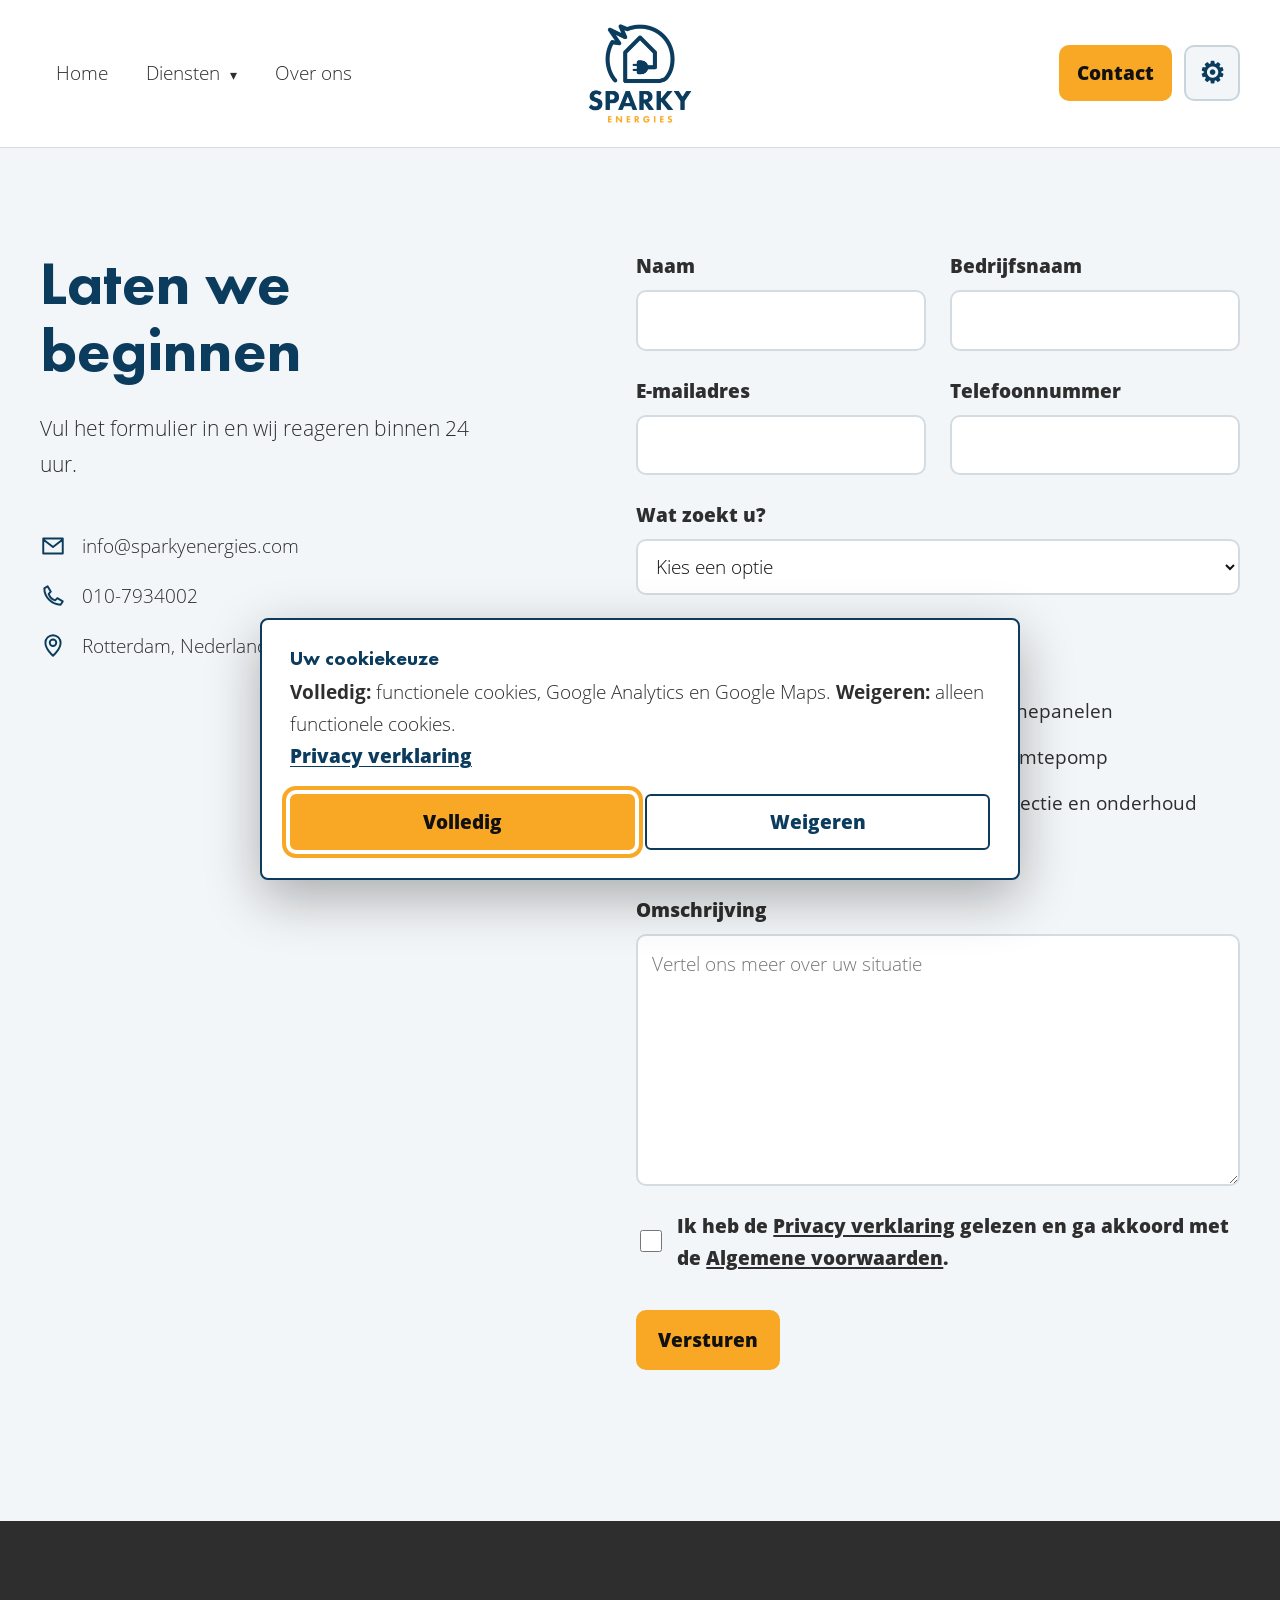
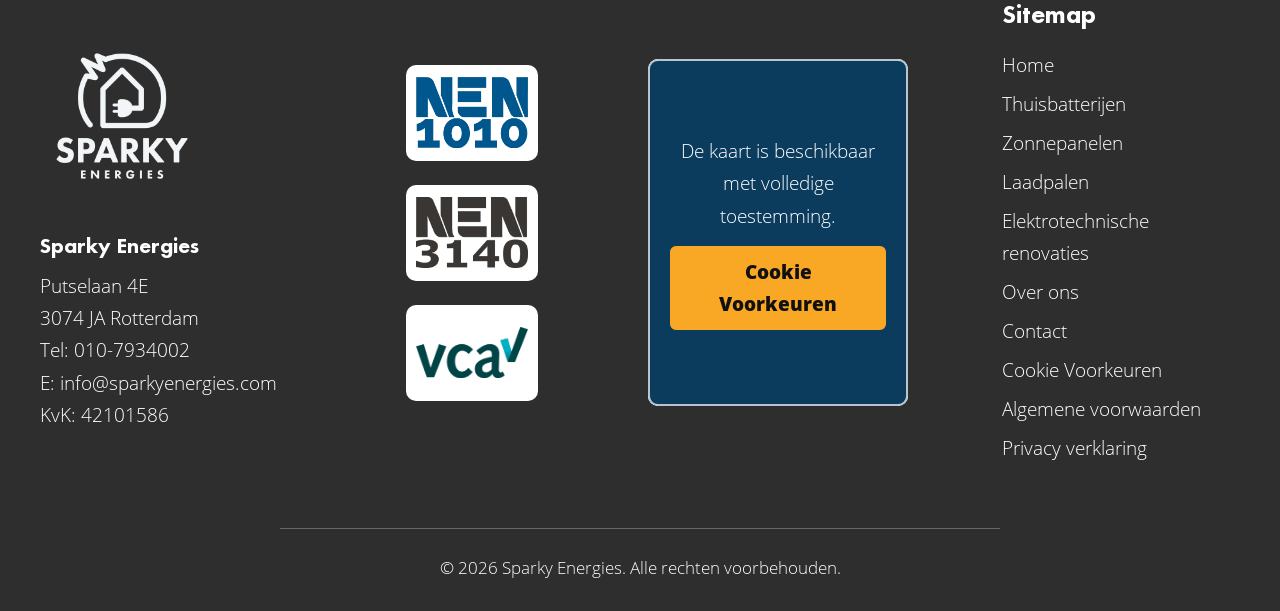
<file: contact.html>
<!doctype html>
<html lang="nl">
<head>
  <meta charset="utf-8" />
  <meta name="viewport" content="width=device-width, initial-scale=1" />
  <title>Contact en offerte | Sparky Energies Rotterdam</title>
  <meta name="description" content="Vraag vrijblijvend een offerte aan of neem contact op met Sparky Energies voor zonnepanelen, thuisbatterijen, laadpalen en elektrotechnische renovaties." />
  <meta name="robots" content="index,follow,max-image-preview:large" />
  <meta name="color-scheme" content="light" />
  <meta name="theme-color" content="#0b3c5d" />
  <link rel="canonical" href="https://www.sparkyenergies.com/contact.html" />
  <meta property="og:locale" content="nl_NL" />
  <meta property="og:type" content="website" />
  <meta property="og:site_name" content="Sparky Energies" />
  <meta property="og:title" content="Contact en offerte | Sparky Energies Rotterdam" />
  <meta property="og:description" content="Vraag vrijblijvend een offerte aan of neem contact op over uw elektrotechnische installatie." />
  <meta property="og:url" content="https://www.sparkyenergies.com/contact.html" />
  <meta property="og:image" content="https://www.sparkyenergies.com/assets/img/SparkyEnergies_Algemeen_Afbeelding_09.jpg" />
  <meta property="og:image:type" content="image/jpeg" />
  <meta property="og:image:width" content="1672" />
  <meta property="og:image:height" content="941" />
  <meta property="og:image:alt" content="Elektrotechnische installatie van Sparky Energies" />
  <meta name="twitter:card" content="summary_large_image" />
  <meta name="twitter:title" content="Contact en offerte | Sparky Energies Rotterdam" />
  <meta name="twitter:description" content="Vraag een offerte aan of neem contact op over uw elektrotechnische installatie." />
  <meta name="twitter:image" content="https://www.sparkyenergies.com/assets/img/SparkyEnergies_Algemeen_Afbeelding_09.jpg" />
  <link rel="preload" href="assets/fonts/Futura PT Heavy.woff2" as="font" type="font/woff2" crossorigin />
  <link rel="preload" href="assets/fonts/Open Sans Light.woff2" as="font" type="font/woff2" crossorigin />
  <link rel="stylesheet" href="assets/css/styles.css" />
  <link rel="icon" type="image/png" href="assets/img/SparkyEnergies_Algemeen_Afbeelding_01.png" />
  <link rel="apple-touch-icon" href="assets/img/SparkyEnergies_Algemeen_Afbeelding_01.png" />
  <script src="assets/js/cookie-consent.js" defer></script>
  <script type="application/ld+json">
  {
    "@context": "https://schema.org",
    "@graph": [
      {
        "@type": "Electrician",
        "@id": "https://www.sparkyenergies.com/#business",
        "name": "Sparky Energies",
        "url": "https://www.sparkyenergies.com/",
        "logo": "https://www.sparkyenergies.com/assets/img/SparkyEnergies_Algemeen_Afbeelding_02.png",
        "telephone": "+31 10 793 4002",
        "email": "info@sparkyenergies.com",
        "identifier": { "@type": "PropertyValue", "propertyID": "KvK", "value": "42100586" },
        "address": {
          "@type": "PostalAddress",
          "streetAddress": "Putselaan 4E",
          "postalCode": "3074 JA",
          "addressLocality": "Rotterdam",
          "addressRegion": "Zuid-Holland",
          "addressCountry": "NL"
        },
        "areaServed": { "@type": "Country", "name": "Nederland" },
        "hasMap": "https://www.google.com/maps/search/?api=1&query=Putselaan%204E%2C%203074%20JA%20Rotterdam",
        "contactPoint": {
          "@type": "ContactPoint",
          "contactType": "customer service",
          "telephone": "+31 10 793 4002",
          "email": "info@sparkyenergies.com",
          "availableLanguage": "nl"
        }
      },
      {
        "@type": "WebSite",
        "@id": "https://www.sparkyenergies.com/#website",
        "url": "https://www.sparkyenergies.com/",
        "name": "Sparky Energies",
        "publisher": { "@id": "https://www.sparkyenergies.com/#business" },
        "inLanguage": "nl-NL"
      },
      {
        "@type": "ContactPage",
        "@id": "https://www.sparkyenergies.com/contact.html#webpage",
        "url": "https://www.sparkyenergies.com/contact.html",
        "name": "Contact en offerte | Sparky Energies Rotterdam",
        "description": "Vraag vrijblijvend een offerte aan of neem contact op met Sparky Energies voor zonnepanelen, thuisbatterijen, laadpalen en elektrotechnische renovaties.",
        "isPartOf": { "@id": "https://www.sparkyenergies.com/#website" },
        "about": { "@id": "https://www.sparkyenergies.com/#business" },
        "inLanguage": "nl-NL"
      }
    ]
  }
  </script>
</head>
<body id="contactSectBody" class="siteBody contactSectBody" data-page="Contact" data-page-number="7">
<header id="siteHeader" class="siteHeader">
  <a class="skipLink" href="#mainContent">Direct naar inhoud</a>
  <nav id="hoofdNavigatie" class="hoofdNavigatie" aria-label="Hoofdnavigatie">
    <a id="siteLogoLink" class="siteLogoLink" href="index.html" aria-label="Sparky Energies home">
      <img src="assets/img/SparkyEnergies_Algemeen_Afbeelding_02.png" alt="Sparky Energies logo" class="siteLogoAfbeelding" width="512" height="506" />
    </a>
    <button id="navigatieMenuKnop" class="navigatieMenuKnop" type="button" aria-controls="primaireNavigatieLijst" aria-expanded="false">
      <span class="srOnly">Menu openen of sluiten</span>
      <span aria-hidden="true">☰</span>
    </button>
    <ul id="primaireNavigatieLijst" class="primaireNavigatieLijst" role="list"><li><a href="index.html">Home</a></li><li><a href="thuisbatterijen.html">Thuisbatterijen</a></li><li><a href="zonnepanelen.html">Zonnepanelen</a></li><li><a href="laadpalen.html">Laadpalen</a></li><li><a href="elektrotechnische-renovaties.html">Elektrotechnische renovaties</a></li><li><a href="over-ons.html">Over ons</a></li></ul>
    <div class="hoofdNavigatieActies">
      <a id="hoofdNavigatieContact" class="hoofdNavigatieContact" aria-current="page" href="contact.html">Contact</a>
      <nav id="toegankelijkheidPaneel" class="toegankelijkheidPaneel" aria-label="Toegankelijkheidsopties">
      <button id="knopGrotereTekst" class="toegankelijkheidKnop" type="button" data-accessibility-action="toggle-text-size" aria-pressed="false">Grotere tekst</button>
      <button id="knopHoogContrast" class="toegankelijkheidKnop" type="button" data-accessibility-action="toggle-contrast" aria-pressed="false">Hoog contrast</button>
      <button id="knopVoorlezen" class="toegankelijkheidKnop" type="button" data-accessibility-action="read-page">Lees voor</button>
      <button id="knopVoorlezenStop" class="toegankelijkheidKnop" type="button" data-accessibility-action="stop-reading">Stop</button>
      </nav>
    </div>
  </nav>
</header>
<main id="mainContent" class="mainContent" tabindex="-1">
<!-- <section id="contactSectVraagVrijblijvendEenOfferteAan" class="siteSectie contactSectVraagVrijblijvendEenOfferteAan layoutSplitCard" data-page="Contact" data-page-number="7" data-section-number="1" data-section-title="Vraag vrijblijvend een offerte aan" aria-labelledby="contactSectVraagVrijblijvendEenOfferteAanH1">
  <article class="contactSplitKaart contactHeroSplitKaart">
    <div class="contactSplitKaartInhoud">
      <header class="sectieKop contactSectVraagVrijblijvendEenOfferteAanKop">
        <h1 id="contactSectVraagVrijblijvendEenOfferteAanH1" class="sectieTitel">Vraag vrijblijvend een offerte aan</h1>
        <p id="contactSectVraagVrijblijvendEenOfferteAanP01" class="sectieIntro">Vertel ons kort waar u hulp bij nodig heeft. Wij nemen zo snel mogelijk contact met u op.</p>
      </header>
      <nav class="sectionActies" aria-label="Acties voor sectie Vraag vrijblijvend een offerte aan">
        <a id="contactSectVraagVrijblijvendEenOfferteAanBtn01Offerte" class="siteBtn siteBtnPrimary contactSectVraagVrijblijvendEenOfferteAanKnop" href="#contactSectLatenWeBeginnen" data-button-page="Contact" data-button-section="Vraag vrijblijvend een offerte aan" data-link-type="interne-sectie" data-target-page="Contact" data-target-section="contactSectLatenWeBeginnen">Offerte</a>
        <a id="contactSectVraagVrijblijvendEenOfferteAanBtn02Advies" class="siteBtn siteBtnSecondary contactSectVraagVrijblijvendEenOfferteAanKnop" href="#contactSectLatenWeBeginnen" data-button-page="Contact" data-button-section="Vraag vrijblijvend een offerte aan" data-link-type="interne-sectie" data-target-page="Contact" data-target-section="contactSectLatenWeBeginnen">Advies</a>
      </nav>
    </div>
    <figure id="contactSectVraagVrijblijvendEenOfferteAanMediaPlaceholder" class="contactSectieMedia contactSplitKaartMedia contactSectVraagVrijblijvendEenOfferteAanMedia" aria-hidden="true">
      <img class="contactSectieMediaAfbeelding" src="assets/img/SparkyEnergies_Algemeen_Afbeelding_07.svg" alt="" width="1200" height="900" decoding="async" />
      <figcaption class="contactSectieMediaLabel">Beeldplaceholder</figcaption>
    </figure>
  </article>
</section> -->

<section id="contactSectLatenWeBeginnen" class="siteSectie contactSectLatenWeBeginnen layoutContactOfferte" data-page="Contact" data-page-number="7" data-section-number="1" data-section-title="Laten we beginnen" aria-labelledby="contactSectLatenWeBeginnenH1">
  <div class="contactOfferteGrid">
    <div class="contactOfferteIntro">
      <header class="sectieKop contactSectLatenWeBeginnenKop">
        <h1 id="contactSectLatenWeBeginnenH1" class="sectieTitel">Laten we beginnen</h1>
        <p id="contactSectLatenWeBeginnenP01" class="sectieIntro">Vul het formulier in en wij reageren binnen 24 uur.</p>
      </header>
      <address class="contactOfferteGegevens" aria-label="Directe contactgegevens">
        <a href="mailto:info@sparkyenergies.com"><svg viewBox="0 0 24 24" aria-hidden="true"><path d="M3 5h18v14H3V5Zm0 1 9 7 9-7" /></svg><span>info@sparkyenergies.com</span></a>
        <a href="tel:+31107934002"><svg viewBox="0 0 24 24" aria-hidden="true"><path d="M7 3 4 5c0 8 7 15 15 15l2-3-5-3-2 2c-3-1-5-3-6-6l2-2-3-5Z" /></svg><span>010-7934002</span></a>
        <p><svg viewBox="0 0 24 24" aria-hidden="true"><path d="M12 21s7-6 7-12a7 7 0 1 0-14 0c0 6 7 12 7 12Zm0-9a3 3 0 1 0 0-6 3 3 0 0 0 0 6Z" /></svg><span>Rotterdam, Nederland</span></p>
      </address>
    </div>
    <form id="contactSectLatenWeBeginnenFormulier" class="contactFormulier contactOfferteFormulier" action="https://formspree.io/f/xnjenvqd" method="post" data-formspree-form aria-describedby="contactSectLatenWeBeginnenFormulierNotitie">
      <input type="hidden" name="_subject" value="Nieuwe offerteaanvraag via het contactformulier" />
      <input type="hidden" name="bron" value="Contactpagina – Uitgebreid offerteformulier" />
      <div class="formulierHoneypot" aria-hidden="true"><label for="contactSectLatenWeBeginnenWebsite">Laat dit veld leeg</label><input id="contactSectLatenWeBeginnenWebsite" name="_gotcha" type="text" tabindex="-1" autocomplete="off" /></div>
      <div class="contactFormulierRij">
        <div class="contactFormulierVeld"><label for="contactSectLatenWeBeginnenNaam">Naam</label><input id="contactSectLatenWeBeginnenNaam" name="naam" type="text" autocomplete="name" required /></div>
        <div class="contactFormulierVeld"><label for="contactSectLatenWeBeginnenBedrijfsnaam">Bedrijfsnaam</label><input id="contactSectLatenWeBeginnenBedrijfsnaam" name="bedrijfsnaam" type="text" autocomplete="organization" /></div>
      </div>
      <div class="contactFormulierRij">
        <div class="contactFormulierVeld"><label for="contactSectLatenWeBeginnenEmail">E-mailadres</label><input id="contactSectLatenWeBeginnenEmail" name="email" type="email" autocomplete="email" required /></div>
        <div class="contactFormulierVeld"><label for="contactSectLatenWeBeginnenTelefoon">Telefoonnummer</label><input id="contactSectLatenWeBeginnenTelefoon" name="telefoon" type="tel" autocomplete="tel" required /></div>
      </div>
      <div class="contactFormulierVeld"><label for="contactSectLatenWeBeginnenAanvraagtype">Wat zoekt u?</label><select id="contactSectLatenWeBeginnenAanvraagtype" name="aanvraagtype" required><option value="">Kies een optie</option><option value="offerte">Offerte</option><option value="advies">Advies</option><option value="inspectie">Inspectie</option><option value="onderhoud">Onderhoud of service</option></select></div>
      <fieldset class="contactSituatieKeuzes" data-required-checkbox-group>
        <legend>Wat beschrijft uw situatie? <span class="contactKeuzeUitleg">Kies één of meerdere opties.</span></legend>
        <div class="contactKeuzeRaster">
          <label class="contactKeuzeOptie"><input type="checkbox" name="situatie" value="thuisbatterij" /><span>Thuisbatterij</span></label>
          <label class="contactKeuzeOptie"><input type="checkbox" name="situatie" value="zonnepanelen" /><span>Zonnepanelen</span></label>
          <label class="contactKeuzeOptie"><input type="checkbox" name="situatie" value="laadpaal" /><span>Laadpaal</span></label>
          <label class="contactKeuzeOptie"><input type="checkbox" name="situatie" value="warmtepomp" /><span>Warmtepomp</span></label>
          <label class="contactKeuzeOptie"><input type="checkbox" name="situatie" value="elektrotechnische-renovatie" /><span>Elektrotechnische renovatie</span></label>
          <label class="contactKeuzeOptie"><input type="checkbox" name="situatie" value="inspectie-onderhoud" /><span>Inspectie en onderhoud</span></label>
          <label class="contactKeuzeOptie"><input type="checkbox" name="situatie" value="anders" /><span>Anders</span></label>
        </div>
      </fieldset>
      <div class="contactFormulierVeld"><label for="contactSectLatenWeBeginnenOmschrijving">Omschrijving</label><textarea id="contactSectLatenWeBeginnenOmschrijving" name="omschrijving" rows="7" placeholder="Vertel ons meer over uw situatie" required></textarea></div>
      <label class="checkboxLabel contactVoorwaarden" for="contactSectLatenWeBeginnenAkkoord"><input id="contactSectLatenWeBeginnenAkkoord" name="akkoord" type="checkbox" required /><span>Ik heb de <a href="assets/documenten/privacy-en-cookieverklaring-sparky-energies.pdf" download="privacy-en-cookieverklaring-sparky-energies.pdf">Privacy verklaring</a> gelezen en ga akkoord met de <a href="assets/documenten/algemene-voorwaarden-sparky-energies-vof.pdf" download="algemene-voorwaarden-sparky-energies-vof.pdf">Algemene voorwaarden</a>.</span></label>
      <button id="contactSectLatenWeBeginnenBtn01Versturen" class="siteBtn siteBtnPrimary" type="submit" data-button-page="Contact" data-button-section="Laten we beginnen" data-link-type="formulier-versturen">Versturen</button>
      <p id="contactSectLatenWeBeginnenFormulierNotitie" class="formulierNotitie" aria-live="polite" hidden></p>
    </form>
  </div>
</section>
</main>

<footer id="siteFooter" class="siteFooter">
  <section id="footerSectBedrijfsinformatie" class="footerSectie" aria-label="Bedrijfsinformatie, locatie en sitemap">
    <div class="footerKolommen">
      <section class="footerKolom footerBedrijf" aria-labelledby="footerSectBedrijfsgegevensH2">
        <h2 id="footerSectBedrijfsgegevensH2" class="srOnly">Bedrijfsgegevens</h2>
        <a class="footerLogoLink" href="index.html" aria-label="Sparky Energies home"><img class="footerLogoAfbeelding" src="assets/img/SparkyEnergies_Algemeen_Afbeelding_03.png" alt="Sparky Energies logo" width="512" height="506" loading="lazy" decoding="async" /></a>
        <address class="footerBedrijfsgegevens"><strong>Sparky Energies</strong><span>Putselaan 4E</span><span>3074 JA Rotterdam</span><a href="tel:+31107934002">Tel: 010-7934002</a><a href="mailto:info@sparkyenergies.com">E: info@sparkyenergies.com</a><span>KvK: 42101586</span></address>
      </section>
      <section class="footerKolom footerCertificeringen" aria-labelledby="footerSectCertificeringenH2">
        <h2 id="footerSectCertificeringenH2" class="srOnly">Normen en certificering</h2>
        <ul class="footerCertificeringLijst" role="list">
          <li><img class="footerCertificeringLogo" src="assets/img/SparkyEnergies_Algemeen_Afbeelding_04.png" alt="NEN 1010" width="420" height="267" loading="lazy" decoding="async" /></li>
          <li><img class="footerCertificeringLogo" src="assets/img/SparkyEnergies_Algemeen_Afbeelding_05.png" alt="NEN 3140" width="747" height="472" loading="lazy" decoding="async" /></li>
          <li><img class="footerCertificeringLogo" src="assets/img/SparkyEnergies_Algemeen_Afbeelding_06.png" alt="VCA" width="1000" height="451" loading="lazy" decoding="async" /></li>
        </ul>
      </section>
      <section class="footerKolom footerLocatie" aria-labelledby="footerSectLocatieH2">
        <h2 id="footerSectLocatieH2" class="srOnly">Onze locatie</h2>
        <iframe class="footerKaart" title="Sparky Energies aan de Putselaan 4E in Rotterdam" data-cookie-src="https://www.google.com/maps?q=Putselaan%204E%2C%203074%20JA%20Rotterdam&amp;output=embed" width="240" height="320" loading="lazy" referrerpolicy="no-referrer-when-downgrade" allowfullscreen></iframe>
      </section>
      <section class="footerKolom footerSitemap" aria-labelledby="footerSectSitemapH2">
        <h2 id="footerSectSitemapH2">Sitemap</h2>
        <nav aria-label="Footer navigatie"><ul class="footerNavigatieLijst" role="list"><li><a href="index.html">Home</a></li><li><a href="thuisbatterijen.html">Thuisbatterijen</a></li><li><a href="zonnepanelen.html">Zonnepanelen</a></li><li><a href="laadpalen.html">Laadpalen</a></li><li><a href="elektrotechnische-renovaties.html">Elektrotechnische renovaties</a></li><li><a href="over-ons.html">Over ons</a></li><li><a href="contact.html">Contact</a></li><li><a href="assets/documenten/algemene-voorwaarden-sparky-energies-vof.pdf" data-terms-download download="algemene-voorwaarden-sparky-energies-vof.pdf">Algemene voorwaarden</a></li><li><a href="assets/documenten/privacy-en-cookieverklaring-sparky-energies.pdf" data-privacy-download download="privacy-en-cookieverklaring-sparky-energies.pdf">Privacy verklaring</a></li></ul></nav>
      </section>
    </div>
    <p class="footerCopyright">© 2026 Sparky Energies. Alle rechten voorbehouden.</p>
  </section>
</footer>
<script src="assets/js/main.js" defer></script>
</body>
</html>
</file>
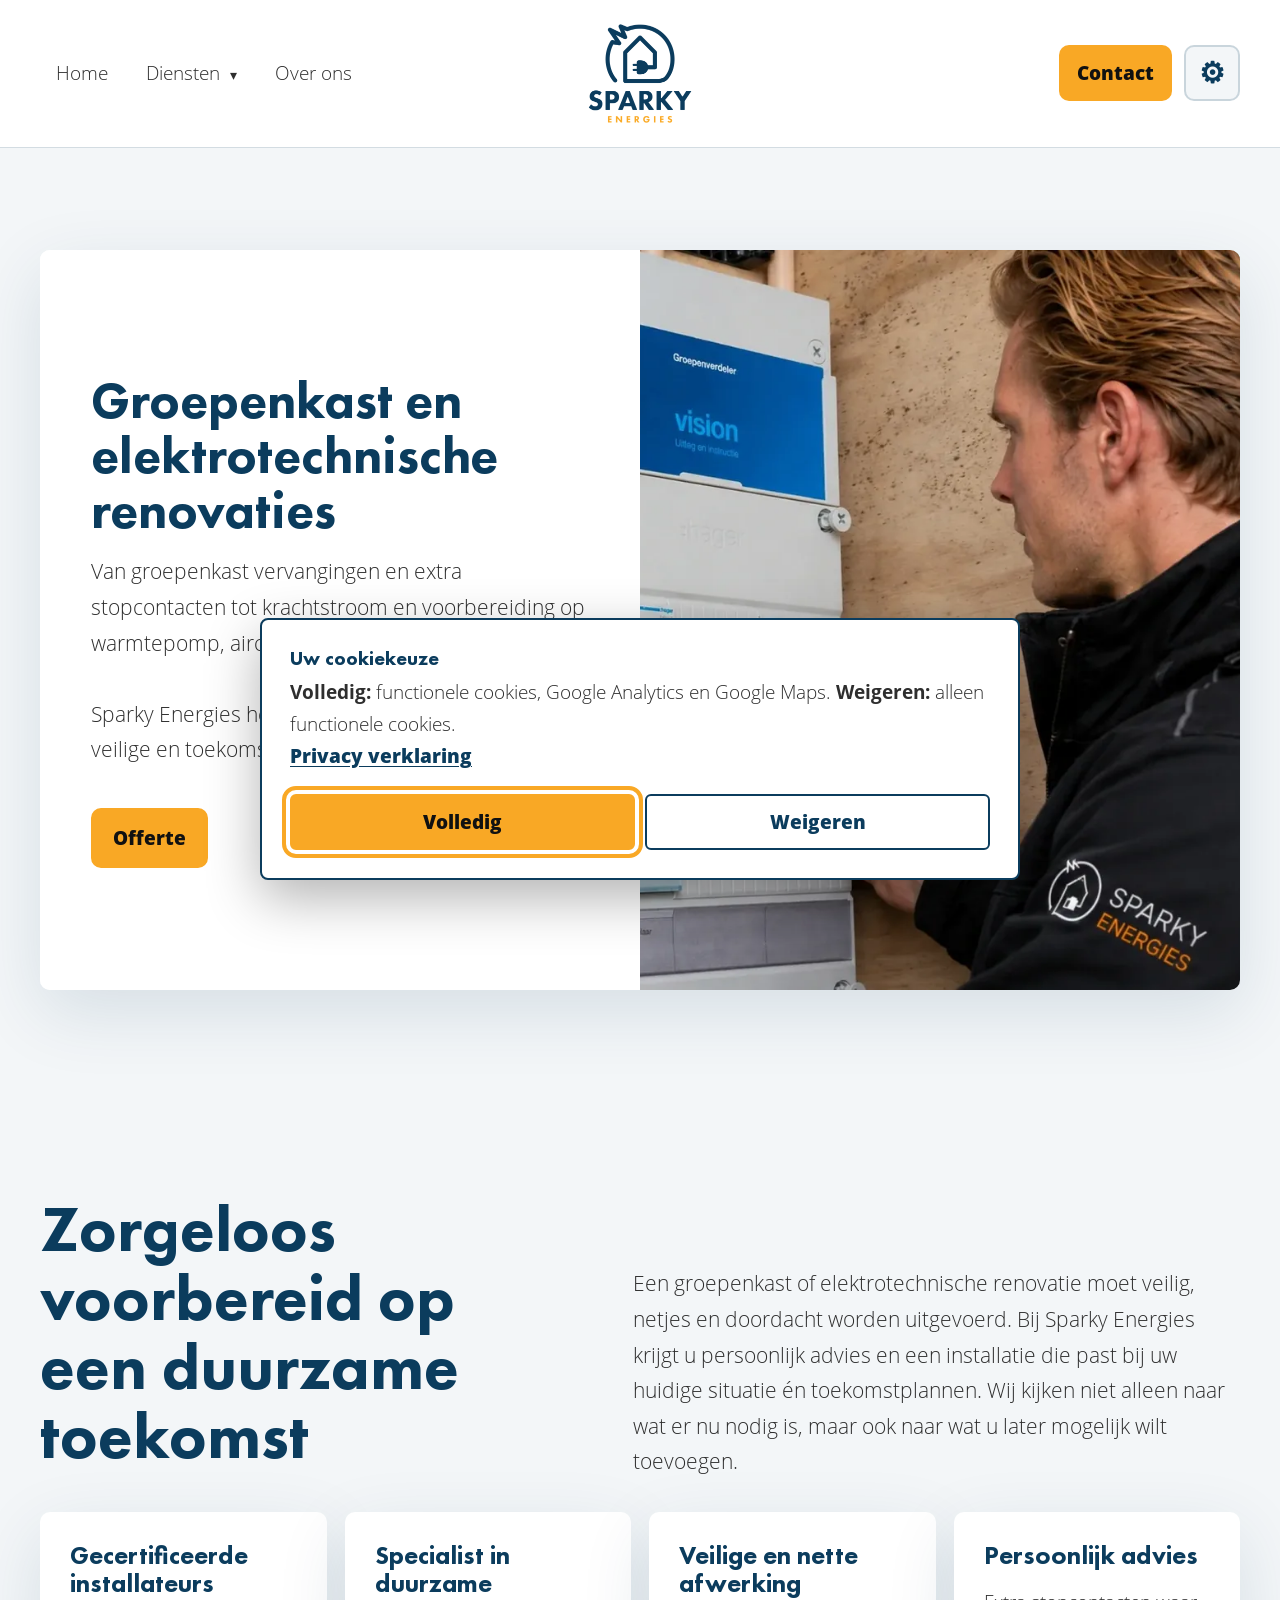
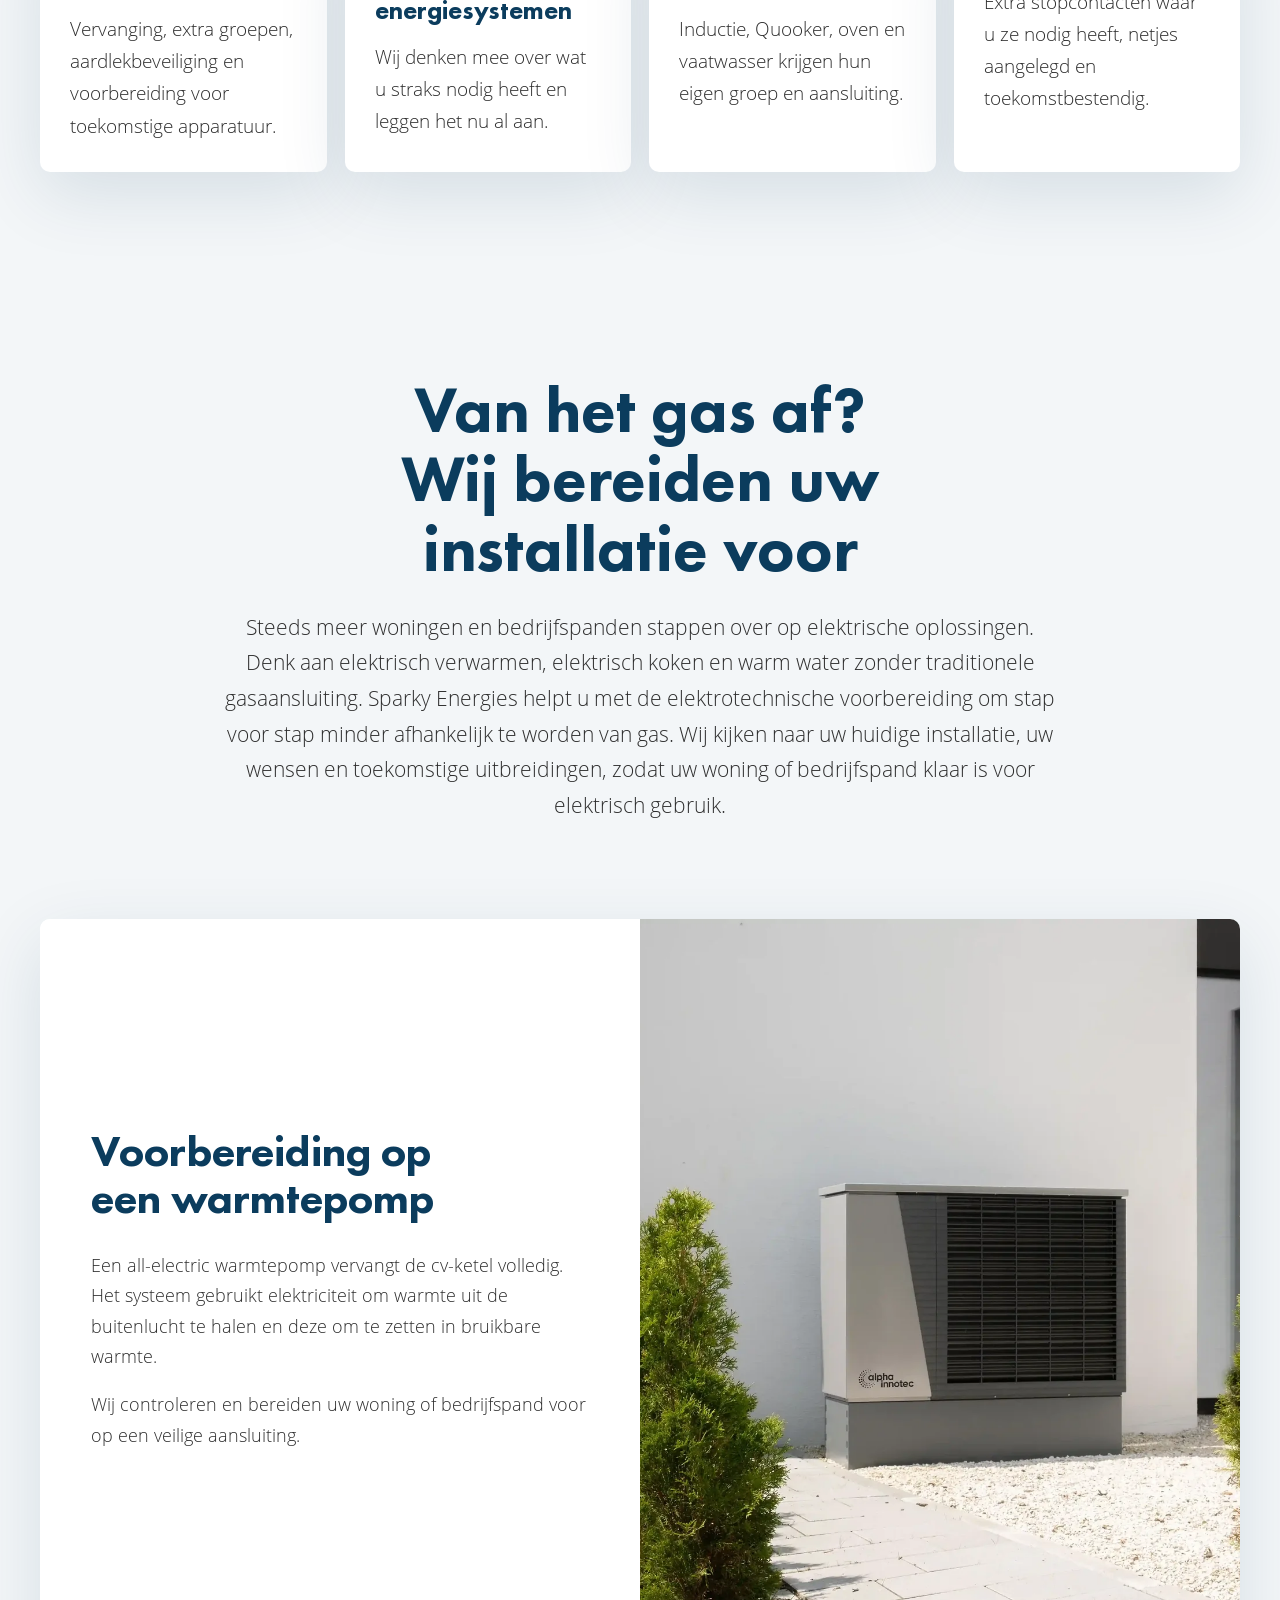
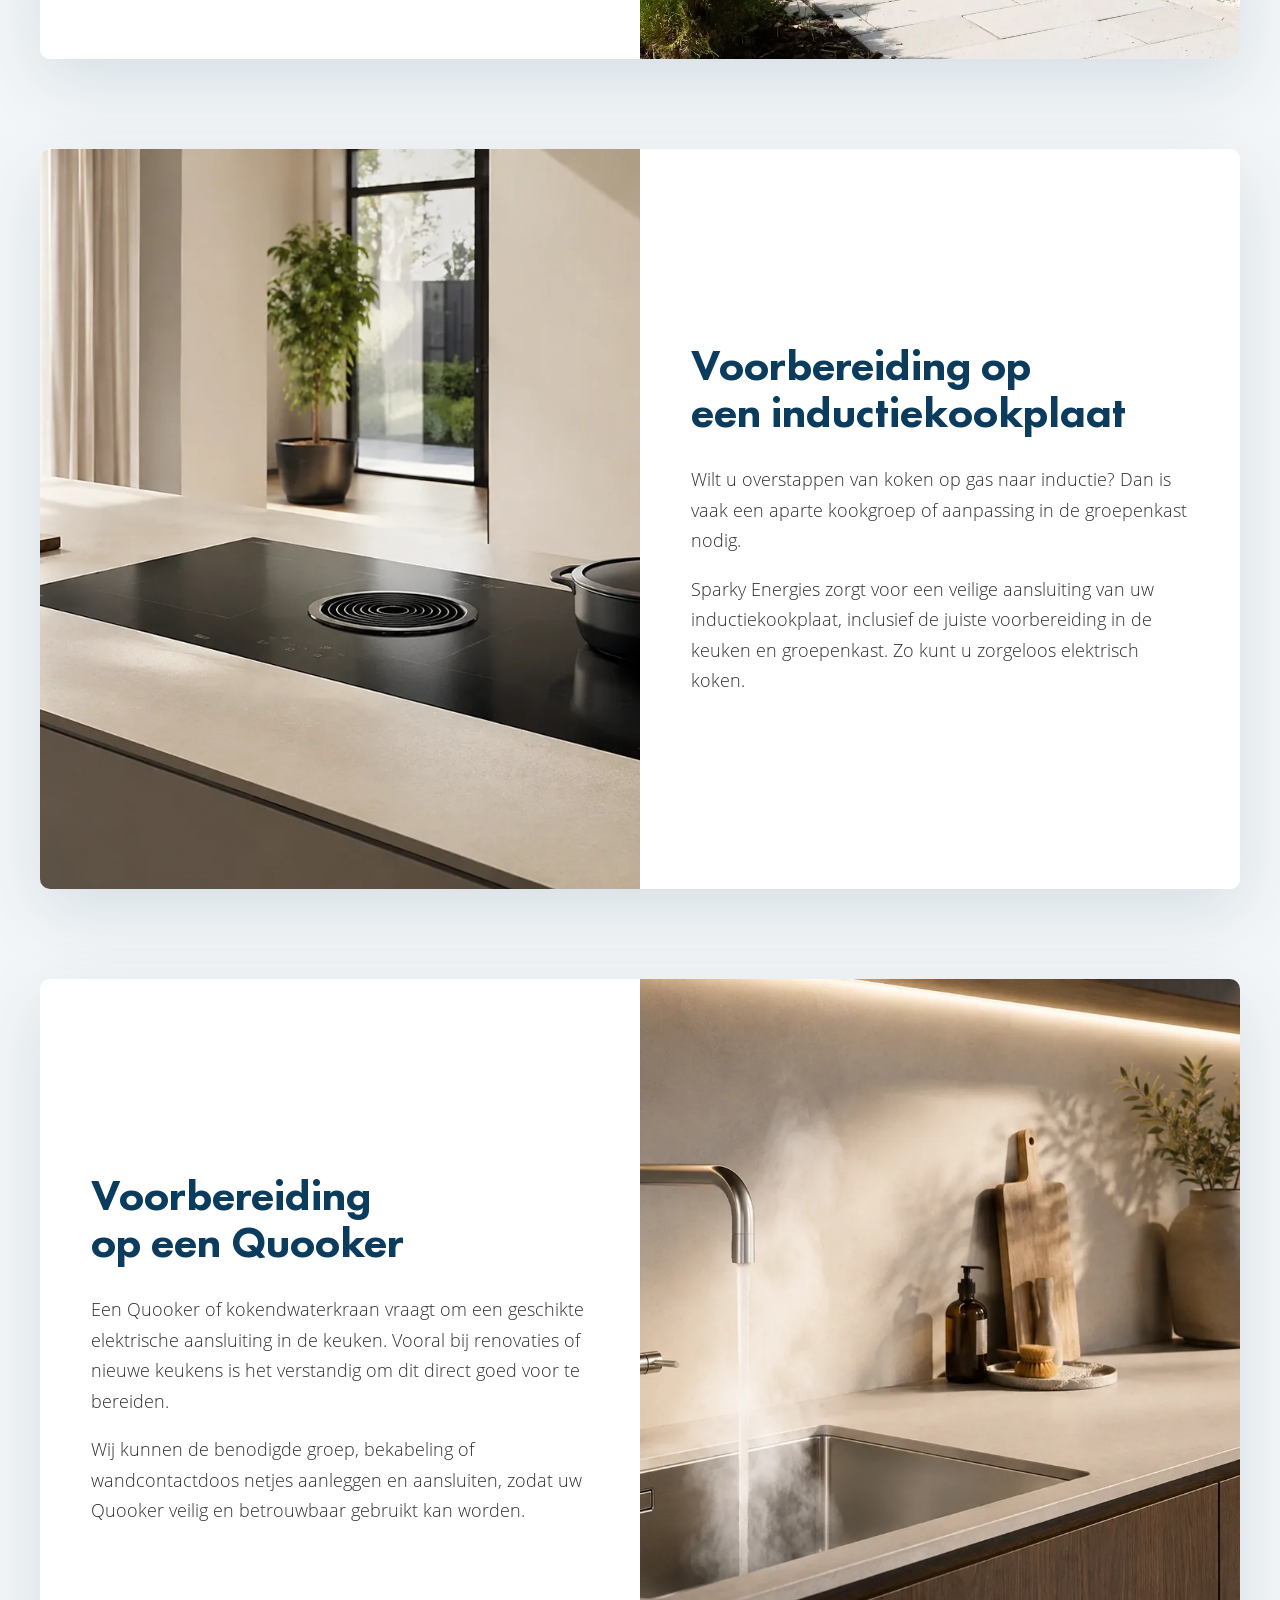
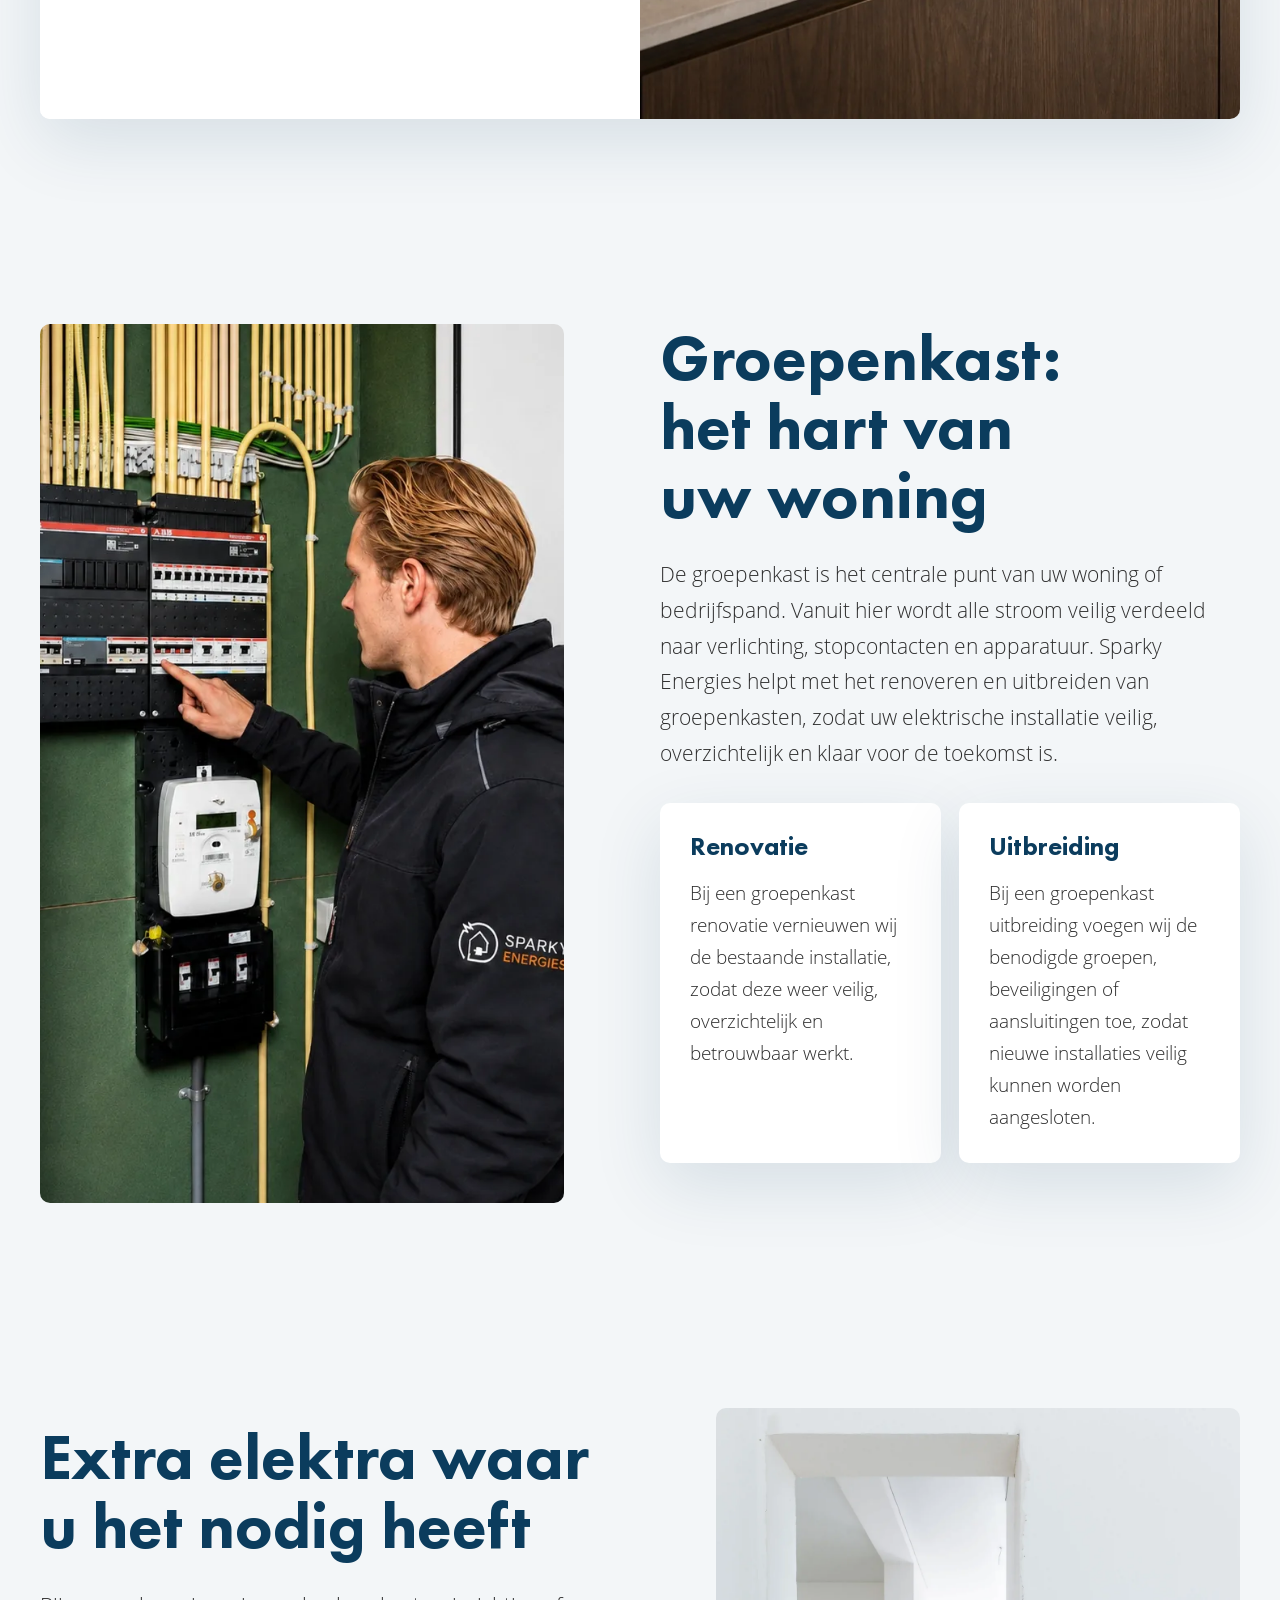
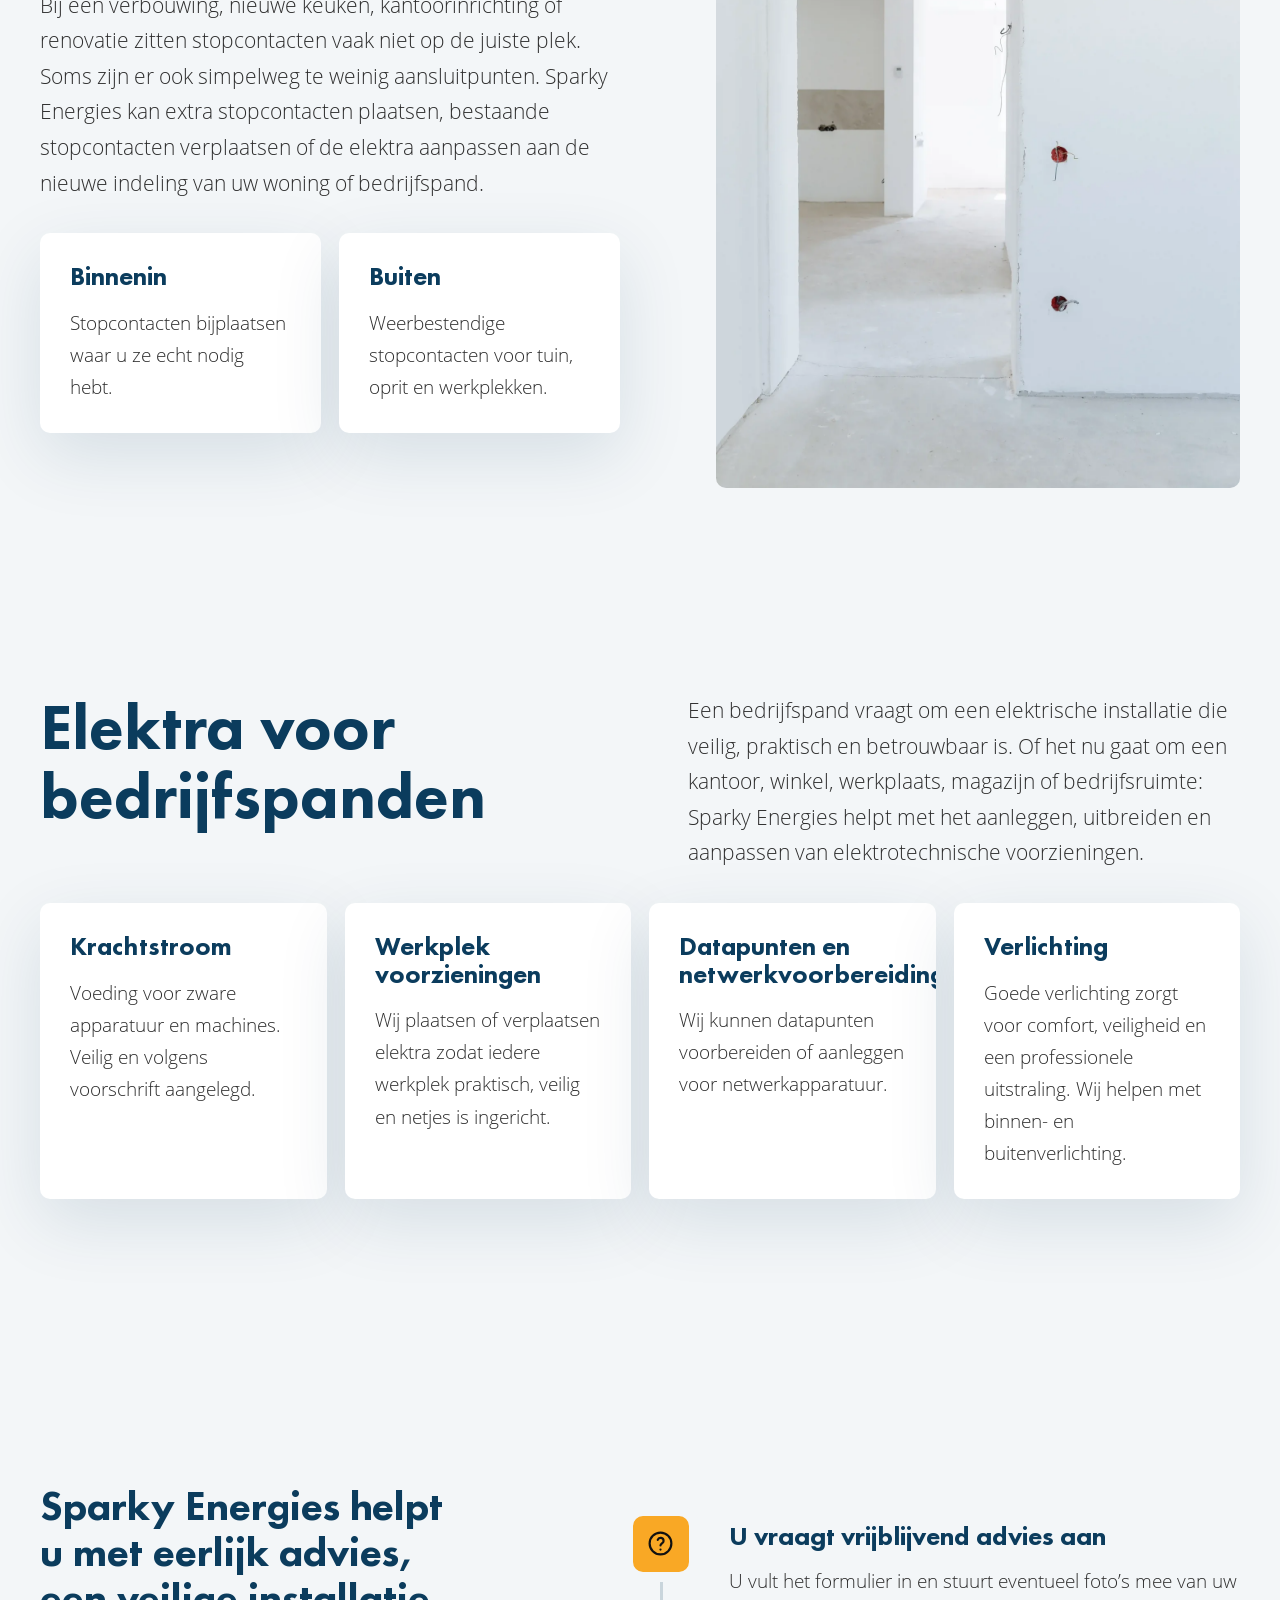
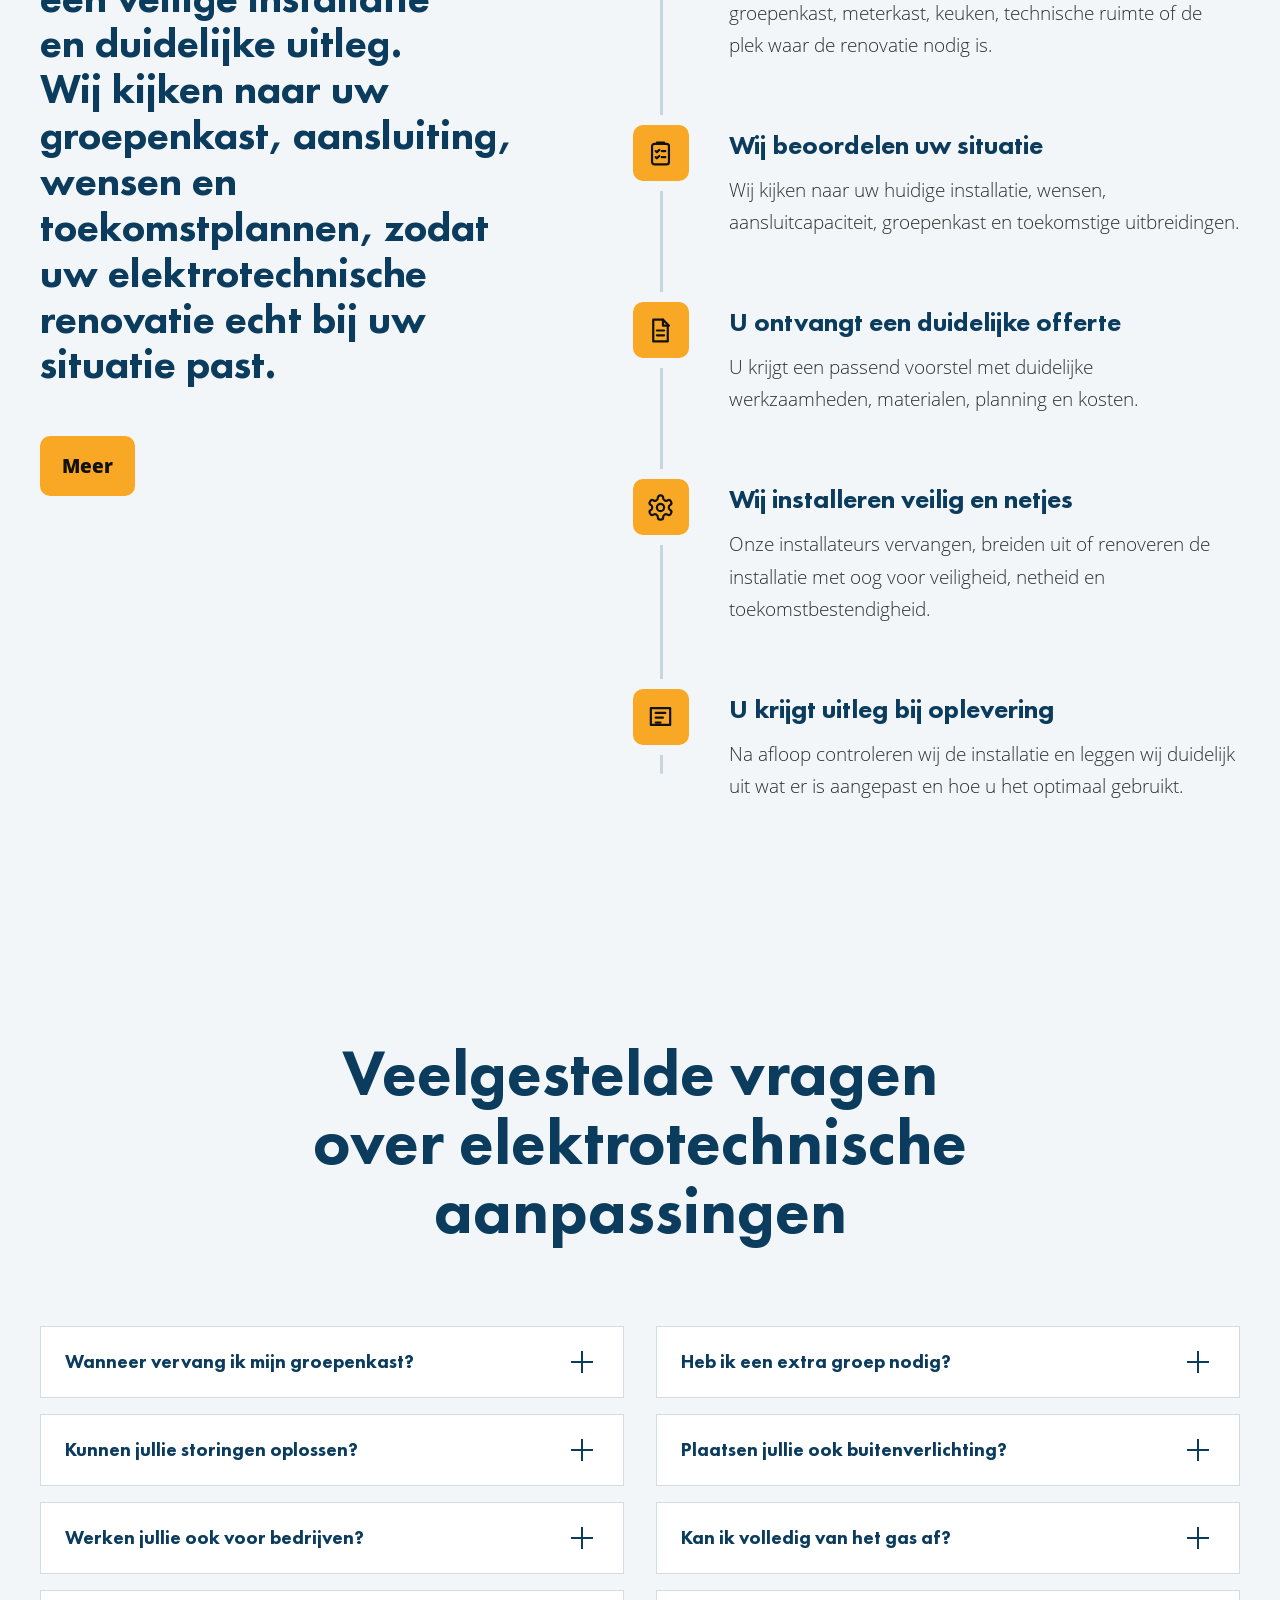
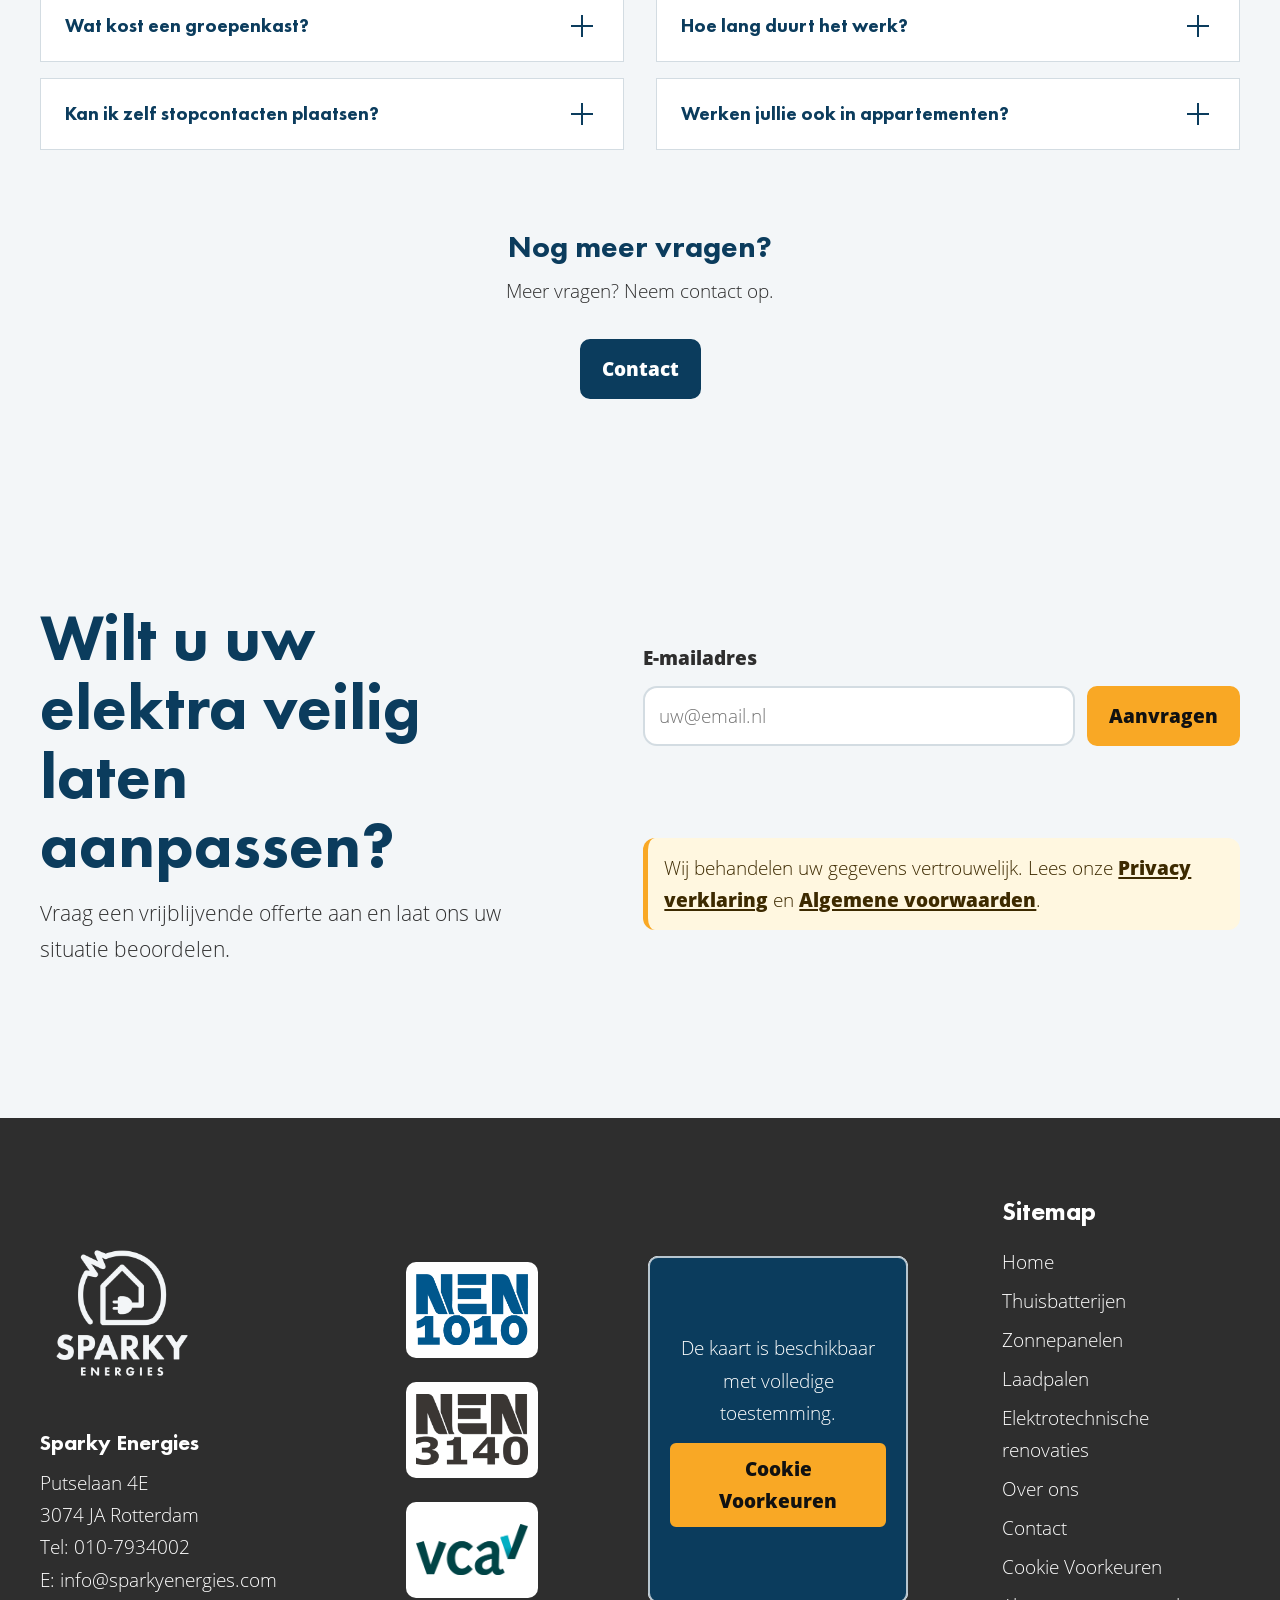
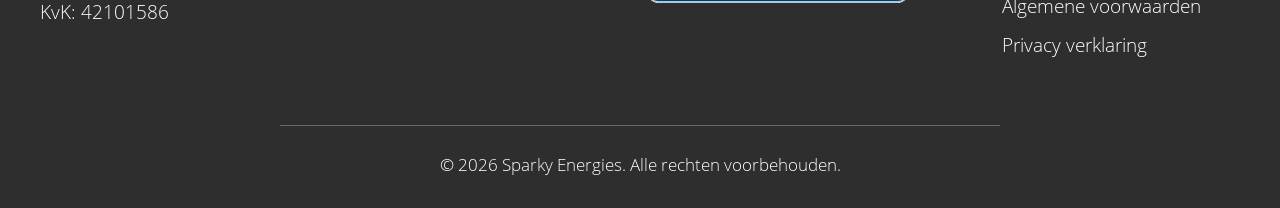
<file: elektrotechnische-renovaties.html>
<!doctype html>
<html lang="nl">
<head>
  <meta charset="utf-8" />
  <meta name="viewport" content="width=device-width, initial-scale=1" />
  <title>Groepenkast vervangen Rotterdam | Sparky Energies</title>
  <meta name="description" content="Groepenkast vervangen of elektra renoveren? Sparky Energies helpt met extra groepen, krachtstroom en voorbereiding op inductie, warmtepomp en airco." />
  <meta name="robots" content="index,follow,max-image-preview:large" />
  <meta name="color-scheme" content="light" />
  <meta name="theme-color" content="#0b3c5d" />
  <link rel="canonical" href="https://www.sparkyenergies.com/elektrotechnische-renovaties.html" />
  <meta property="og:locale" content="nl_NL" />
  <meta property="og:type" content="website" />
  <meta property="og:site_name" content="Sparky Energies" />
  <meta property="og:title" content="Groepenkast vervangen Rotterdam | Sparky Energies" />
  <meta property="og:description" content="Groepenkast vervangen of elektra renoveren, met advies over extra groepen, krachtstroom, inductie, warmtepomp en airco." />
  <meta property="og:url" content="https://www.sparkyenergies.com/elektrotechnische-renovaties.html" />
  <meta property="og:image" content="https://www.sparkyenergies.com/assets/img/SparkyEnergies_Algemeen_Afbeelding_09.jpg" />
  <meta property="og:image:type" content="image/jpeg" />
  <meta property="og:image:width" content="1672" />
  <meta property="og:image:height" content="941" />
  <meta property="og:image:alt" content="Elektrotechnische installatie van Sparky Energies" />
  <meta name="twitter:card" content="summary_large_image" />
  <meta name="twitter:title" content="Groepenkast vervangen Rotterdam | Sparky Energies" />
  <meta name="twitter:description" content="Groepenkasten en elektrotechnische renovaties voor woning en bedrijf." />
  <meta name="twitter:image" content="https://www.sparkyenergies.com/assets/img/SparkyEnergies_Algemeen_Afbeelding_09.jpg" />
  <link rel="preload" href="assets/fonts/Futura PT Heavy.woff2" as="font" type="font/woff2" crossorigin />
  <link rel="preload" href="assets/fonts/Open Sans Light.woff2" as="font" type="font/woff2" crossorigin />
  <link rel="preload" as="image" href="assets/img/SparkyEnergies_ElektrotechnischeRenovaties_Afbeelding_01.webp" type="image/webp" fetchpriority="high"
    imagesrcset="assets/img/responsive/480/SparkyEnergies_ElektrotechnischeRenovaties_Afbeelding_01.webp 480w, assets/img/responsive/640/SparkyEnergies_ElektrotechnischeRenovaties_Afbeelding_01.webp 640w, assets/img/responsive/768/SparkyEnergies_ElektrotechnischeRenovaties_Afbeelding_01.webp 768w, assets/img/responsive/960/SparkyEnergies_ElektrotechnischeRenovaties_Afbeelding_01.webp 960w, assets/img/responsive/1024/SparkyEnergies_ElektrotechnischeRenovaties_Afbeelding_01.webp 1024w, assets/img/responsive/1280/SparkyEnergies_ElektrotechnischeRenovaties_Afbeelding_01.webp 1280w, assets/img/responsive/1600/SparkyEnergies_ElektrotechnischeRenovaties_Afbeelding_01.webp 1600w, assets/img/SparkyEnergies_ElektrotechnischeRenovaties_Afbeelding_01.webp 1672w"
    imagesizes="(min-width: 768px) clamp(960px, calc(177.7svh - 284.3px), 1351px), (min-width: 480px) calc(100vw - 48px), calc(100vw - 32px)" />
  <link rel="stylesheet" href="assets/css/styles.css" />
  <link rel="icon" type="image/png" href="assets/img/SparkyEnergies_Algemeen_Afbeelding_01.png" />
  <link rel="apple-touch-icon" href="assets/img/SparkyEnergies_Algemeen_Afbeelding_01.png" />
  <script src="assets/js/cookie-consent.js" defer></script>
  <script type="application/ld+json">
  {
    "@context": "https://schema.org",
    "@graph": [
      {
        "@type": "Electrician",
        "@id": "https://www.sparkyenergies.com/#business",
        "name": "Sparky Energies",
        "url": "https://www.sparkyenergies.com/",
        "logo": "https://www.sparkyenergies.com/assets/img/SparkyEnergies_Algemeen_Afbeelding_02.png",
        "telephone": "+31 10 793 4002",
        "email": "info@sparkyenergies.com",
        "identifier": { "@type": "PropertyValue", "propertyID": "KvK", "value": "42100586" },
        "address": {
          "@type": "PostalAddress",
          "streetAddress": "Putselaan 4E",
          "postalCode": "3074 JA",
          "addressLocality": "Rotterdam",
          "addressRegion": "Zuid-Holland",
          "addressCountry": "NL"
        },
        "areaServed": { "@type": "Country", "name": "Nederland" }
      },
      {
        "@type": "WebSite",
        "@id": "https://www.sparkyenergies.com/#website",
        "url": "https://www.sparkyenergies.com/",
        "name": "Sparky Energies",
        "publisher": { "@id": "https://www.sparkyenergies.com/#business" },
        "inLanguage": "nl-NL"
      },
      {
        "@type": "WebPage",
        "@id": "https://www.sparkyenergies.com/elektrotechnische-renovaties.html#webpage",
        "url": "https://www.sparkyenergies.com/elektrotechnische-renovaties.html",
        "name": "Groepenkast vervangen Rotterdam | Sparky Energies",
        "description": "Groepenkast vervangen of elektra renoveren? Sparky Energies helpt met extra groepen, krachtstroom en voorbereiding op inductie, warmtepomp en airco.",
        "isPartOf": { "@id": "https://www.sparkyenergies.com/#website" },
        "about": { "@id": "https://www.sparkyenergies.com/#business" },
        "mainEntity": { "@id": "https://www.sparkyenergies.com/elektrotechnische-renovaties.html#service" },
        "inLanguage": "nl-NL"
      },
      {
        "@type": "Service",
        "@id": "https://www.sparkyenergies.com/elektrotechnische-renovaties.html#service",
        "name": "Groepenkast en elektrotechnische renovatie",
        "serviceType": "Groepenkasten en elektrotechnische renovaties",
        "url": "https://www.sparkyenergies.com/elektrotechnische-renovaties.html",
        "description": "Groepenkasten vervangen en elektrotechnische installaties aanpassen voor extra groepen, krachtstroom, inductie, warmtepompen en airco.",
        "provider": { "@id": "https://www.sparkyenergies.com/#business" },
        "areaServed": { "@type": "Country", "name": "Nederland" }
      }
    ]
  }
  </script>
</head>
<body id="elektrotechnischeRenovatiesSectBody" class="siteBody elektrotechnischeRenovatiesSectBody" data-page="Elektrotechnische renovaties" data-page-number="5">
<header id="siteHeader" class="siteHeader">
  <a class="skipLink" href="#mainContent">Direct naar inhoud</a>
  <nav id="hoofdNavigatie" class="hoofdNavigatie" aria-label="Hoofdnavigatie">
    <a id="siteLogoLink" class="siteLogoLink" href="index.html" aria-label="Sparky Energies home">
      <img src="assets/img/SparkyEnergies_Algemeen_Afbeelding_02.png" alt="Sparky Energies logo" class="siteLogoAfbeelding" width="512" height="506" />
    </a>
    <button id="navigatieMenuKnop" class="navigatieMenuKnop" type="button" aria-controls="primaireNavigatieLijst" aria-expanded="false">
      <span class="srOnly">Menu openen of sluiten</span>
      <span aria-hidden="true">☰</span>
    </button>
    <ul id="primaireNavigatieLijst" class="primaireNavigatieLijst" role="list"><li><a href="index.html">Home</a></li><li><a href="thuisbatterijen.html">Thuisbatterijen</a></li><li><a href="zonnepanelen.html">Zonnepanelen</a></li><li><a href="laadpalen.html">Laadpalen</a></li><li><a aria-current="page" href="elektrotechnische-renovaties.html">Elektrotechnische renovaties</a></li><li><a href="over-ons.html">Over ons</a></li></ul>
    <div class="hoofdNavigatieActies">
      <a id="hoofdNavigatieContact" class="hoofdNavigatieContact" href="contact.html">Contact</a>
      <nav id="toegankelijkheidPaneel" class="toegankelijkheidPaneel" aria-label="Toegankelijkheidsopties">
      <button id="knopGrotereTekst" class="toegankelijkheidKnop" type="button" data-accessibility-action="toggle-text-size" aria-pressed="false">Grotere tekst</button>
      <button id="knopHoogContrast" class="toegankelijkheidKnop" type="button" data-accessibility-action="toggle-contrast" aria-pressed="false">Hoog contrast</button>
      <button id="knopVoorlezen" class="toegankelijkheidKnop" type="button" data-accessibility-action="read-page">Lees voor</button>
      <button id="knopVoorlezenStop" class="toegankelijkheidKnop" type="button" data-accessibility-action="stop-reading">Stop</button>
      </nav>
    </div>
  </nav>
</header>
<main id="mainContent" class="mainContent" tabindex="-1">
<section id="elektrotechnischeRenovatiesSectGroepenkastEnElektrotechnischeRenovaties" class="siteSectie elektrotechnischeRenovatiesSectGroepenkastEnElektrotechnischeRenovaties layoutSplitCard" data-page="Elektrotechnische renovaties" data-page-number="5" data-section-number="1" data-section-title="Groepenkast en elektrotechnische renovaties" aria-labelledby="elektrotechnischeRenovatiesSectGroepenkastEnElektrotechnischeRenovatiesH1">
  <article class="elektrotechnischeRenovatiesSplitKaart elektrotechnischeRenovatiesHeroSplitKaart">
    <div class="elektrotechnischeRenovatiesSplitKaartInhoud">
      <header class="sectieKop elektrotechnischeRenovatiesSectGroepenkastEnElektrotechnischeRenovatiesKop">
        <h1 id="elektrotechnischeRenovatiesSectGroepenkastEnElektrotechnischeRenovatiesH1" class="sectieTitel">Groepenkast en elektrotechnische renovaties</h1>
        <p id="elektrotechnischeRenovatiesSectGroepenkastEnElektrotechnischeRenovatiesP01" class="sectieIntro">Van groepenkast vervangingen en extra stopcontacten tot krachtstroom en voorbereiding op warmtepomp, airco en inductie kookplaat. <br><br>Sparky Energies helpt woningen en bedrijven met veilige en toekomstbestendige installaties.</p>
      </header>
      <nav class="sectionActies" aria-label="Acties voor sectie Groepenkast en elektrotechnische renovaties">
        <a id="elektrotechnischeRenovatiesSectGroepenkastEnElektrotechnischeRenovatiesBtn01Offerte" class="siteBtn siteBtnPrimary elektrotechnischeRenovatiesSectGroepenkastEnElektrotechnischeRenovatiesKnop" href="contact.html#contactSectLatenWeBeginnen" data-button-page="Elektrotechnische renovaties" data-button-section="Groepenkast en elektrotechnische renovaties" data-link-type="interne-pagina-sectie" data-target-page="Contact" data-target-section="contactSectLatenWeBeginnen">Offerte</a>
       <!-- <a id="elektrotechnischeRenovatiesSectGroepenkastEnElektrotechnischeRenovatiesBtn02Bespreken" class="siteBtn siteBtnSecondary elektrotechnischeRenovatiesSectGroepenkastEnElektrotechnischeRenovatiesKnop" href="#elektrotechnischeRenovatiesSectZoWerkenWij" data-button-page="Elektrotechnische renovaties" data-button-section="Groepenkast en elektrotechnische renovaties" data-link-type="interne-sectie" data-target-page="Elektrotechnische renovaties" data-target-section="elektrotechnischeRenovatiesSectZoWerkenWij">Bespreken</a> -->
      </nav>
    </div>
    <figure id="elektrotechnischeRenovatiesSectGroepenkastEnElektrotechnischeRenovatiesMediaPlaceholder" class="elektrotechnischeRenovatiesSectieMedia elektrotechnischeRenovatiesSplitKaartMedia elektrotechnischeRenovatiesSectGroepenkastEnElektrotechnischeRenovatiesMedia" aria-hidden="true">
      <img class="elektrotechnischeRenovatiesSectieMediaAfbeelding" src="assets/img/SparkyEnergies_ElektrotechnischeRenovaties_Afbeelding_01.webp"
        srcset="assets/img/responsive/480/SparkyEnergies_ElektrotechnischeRenovaties_Afbeelding_01.webp 480w, assets/img/responsive/640/SparkyEnergies_ElektrotechnischeRenovaties_Afbeelding_01.webp 640w, assets/img/responsive/768/SparkyEnergies_ElektrotechnischeRenovaties_Afbeelding_01.webp 768w, assets/img/responsive/960/SparkyEnergies_ElektrotechnischeRenovaties_Afbeelding_01.webp 960w, assets/img/responsive/1024/SparkyEnergies_ElektrotechnischeRenovaties_Afbeelding_01.webp 1024w, assets/img/responsive/1280/SparkyEnergies_ElektrotechnischeRenovaties_Afbeelding_01.webp 1280w, assets/img/responsive/1600/SparkyEnergies_ElektrotechnischeRenovaties_Afbeelding_01.webp 1600w, assets/img/SparkyEnergies_ElektrotechnischeRenovaties_Afbeelding_01.webp 1672w"
        sizes="(min-width: 768px) clamp(960px, calc(177.7svh - 284.3px), 1351px), (min-width: 480px) calc(100vw - 48px), calc(100vw - 32px)" alt="" width="1672" height="941" loading="eager" fetchpriority="high" decoding="async" />
    </figure>
  </article>
</section>
<section id="elektrotechnischeRenovatiesSectZorgeloosVoorbereidOpEenDuurzameToekomst" class="siteSectie elektrotechnischeRenovatiesSectZorgeloosVoorbereidOpEenDuurzameToekomst kenmerkKaartenSectie layoutFeatures" data-page="Elektrotechnische renovaties" data-page-number="5" data-section-number="2" data-section-title="Zorgeloos voorbereid op een duurzame toekomst" aria-labelledby="elektrotechnischeRenovatiesSectZorgeloosVoorbereidOpEenDuurzameToekomstH2">
<header class="sectieKop elektrotechnischeRenovatiesSectZorgeloosVoorbereidOpEenDuurzameToekomstKop">
  <h2 id="elektrotechnischeRenovatiesSectZorgeloosVoorbereidOpEenDuurzameToekomstH2" class="sectieTitel">Zorgeloos voorbereid op een duurzame toekomst</h2>
  <p id="elektrotechnischeRenovatiesSectZorgeloosVoorbereidOpEenDuurzameToekomstP01" class="sectieIntro"><br><br>Een groepenkast of elektrotechnische renovatie moet veilig, netjes en doordacht worden uitgevoerd. Bij Sparky Energies krijgt u persoonlijk advies en een installatie die past bij uw huidige situatie én toekomstplannen. Wij kijken niet alleen naar wat er nu nodig is, maar ook naar wat u later mogelijk wilt toevoegen.</p>
</header>
<ul id="elektrotechnischeRenovatiesSectZorgeloosVoorbereidOpEenDuurzameToekomstLijst" class="kaartLijst elektrotechnischeRenovatiesSectZorgeloosVoorbereidOpEenDuurzameToekomstLijst kenmerkKaartLijst" role="list">
  <li class="kaartLijstItem">
    <article id="elektrotechnischeRenovatiesSectZorgeloosVoorbereidOpEenDuurzameToekomstArtikel01" class="kaart elektrotechnischeRenovatiesSectZorgeloosVoorbereidOpEenDuurzameToekomstKaart kenmerkKaart">
      <h3 id="elektrotechnischeRenovatiesSectZorgeloosVoorbereidOpEenDuurzameToekomstArtikel01H3">Gecertificeerde installateurs</h3>
      <p id="elektrotechnischeRenovatiesSectZorgeloosVoorbereidOpEenDuurzameToekomstArtikel01P01">Vervanging, extra groepen, aardlekbeveiliging en voorbereiding voor toekomstige apparatuur.</p>
    </article>
  </li>
  <li class="kaartLijstItem">
    <article id="elektrotechnischeRenovatiesSectZorgeloosVoorbereidOpEenDuurzameToekomstArtikel02" class="kaart elektrotechnischeRenovatiesSectZorgeloosVoorbereidOpEenDuurzameToekomstKaart kenmerkKaart">
      <h3 id="elektrotechnischeRenovatiesSectZorgeloosVoorbereidOpEenDuurzameToekomstArtikel02H3">Specialist in duurzame energiesystemen</h3>
      <p id="elektrotechnischeRenovatiesSectZorgeloosVoorbereidOpEenDuurzameToekomstArtikel02P01">Wij denken mee over wat u straks nodig heeft en leggen het nu al aan.</p>
    </article>
  </li>
  <li class="kaartLijstItem">
    <article id="elektrotechnischeRenovatiesSectZorgeloosVoorbereidOpEenDuurzameToekomstArtikel03" class="kaart elektrotechnischeRenovatiesSectZorgeloosVoorbereidOpEenDuurzameToekomstKaart kenmerkKaart">
      <h3 id="elektrotechnischeRenovatiesSectZorgeloosVoorbereidOpEenDuurzameToekomstArtikel03H3">Veilige en nette afwerking</h3>
      <p id="elektrotechnischeRenovatiesSectZorgeloosVoorbereidOpEenDuurzameToekomstArtikel03P01">Inductie, Quooker, oven en vaatwasser krijgen hun eigen groep en aansluiting.</p>
    </article>
  </li>
  <li class="kaartLijstItem">
    <article id="elektrotechnischeRenovatiesSectZorgeloosVoorbereidOpEenDuurzameToekomstArtikel04" class="kaart elektrotechnischeRenovatiesSectZorgeloosVoorbereidOpEenDuurzameToekomstKaart kenmerkKaart">
      <h3 id="elektrotechnischeRenovatiesSectZorgeloosVoorbereidOpEenDuurzameToekomstArtikel04H3">Persoonlijk advies</h3>
      <p id="elektrotechnischeRenovatiesSectZorgeloosVoorbereidOpEenDuurzameToekomstArtikel04P01">Extra stopcontacten waar u ze nodig heeft, netjes aangelegd en toekomstbestendig.</p>
    </article>
  </li>
</ul>
</section>
<section id="elektrotechnischeRenovatiesSectVanHetGasAfWijBereidenUwInstallatieVoor" class="siteSectie elektrotechnischeRenovatiesSectVanHetGasAfWijBereidenUwInstallatieVoor layoutStickySplitCards" data-page="Elektrotechnische renovaties" data-page-number="5" data-section-number="3" data-section-title="Van het gas af? Wij bereiden uw installatie voor" aria-labelledby="elektrotechnischeRenovatiesSectVanHetGasAfWijBereidenUwInstallatieVoorH2">
<header class="sectieKop elektrotechnischeRenovatiesSectVanHetGasAfWijBereidenUwInstallatieVoorKop">
  <h2 id="elektrotechnischeRenovatiesSectVanHetGasAfWijBereidenUwInstallatieVoorH2" class="sectieTitel">Van het gas af? Wij bereiden uw installatie voor</h2>
  <p id="elektrotechnischeRenovatiesSectVanHetGasAfWijBereidenUwInstallatieVoorP01" class="sectieIntro">Steeds meer woningen en bedrijfspanden stappen over op elektrische oplossingen. Denk aan elektrisch verwarmen, elektrisch koken en warm water zonder traditionele gasaansluiting. Sparky Energies helpt u met de elektrotechnische voorbereiding om stap voor stap minder afhankelijk te worden van gas. Wij kijken naar uw huidige installatie, uw wensen en toekomstige uitbreidingen, zodat uw woning of bedrijfspand klaar is voor elektrisch gebruik.</p>
</header>
<ol id="elektrotechnischeRenovatiesSectVanHetGasAfWijBereidenUwInstallatieVoorScrollLijst" class="elektrotechnischeRenovatiesGasKaartLijst" data-sticky-stack>
  <li class="elektrotechnischeRenovatiesGasScrollKaart" data-sticky-card>
    <article id="elektrotechnischeRenovatiesSectVanHetGasAfWijBereidenUwInstallatieVoorArtikel01" class="elektrotechnischeRenovatiesGasKaart" data-sticky-panel>
      <div class="elektrotechnischeRenovatiesGasKaartInhoud">
        <h3 id="elektrotechnischeRenovatiesSectVanHetGasAfWijBereidenUwInstallatieVoorStap01H3">Voorbereiding op een warmtepomp</h3>
        <p id="elektrotechnischeRenovatiesSectVanHetGasAfWijBereidenUwInstallatieVoorStap01P01">Een all-electric warmtepomp vervangt de cv-ketel volledig. Het systeem gebruikt elektriciteit om warmte uit de buitenlucht te halen en deze om te zetten in bruikbare warmte.</p>
        <p id="elektrotechnischeRenovatiesSectVanHetGasAfWijBereidenUwInstallatieVoorStap01P02">Wij controleren en bereiden uw woning of bedrijfspand voor op een veilige aansluiting.</p>
      </div>
      <figure class="elektrotechnischeRenovatiesGasKaartMedia" aria-hidden="true"><img class="elektrotechnischeRenovatiesGasKaartAfbeelding" src="assets/img/SparkyEnergies_ElektrotechnischeRenovaties_Afbeelding_02.webp" alt="" width="1200" height="900" loading="lazy" decoding="async" /></figure>
    </article>
  </li>
  <li class="elektrotechnischeRenovatiesGasScrollKaart" data-sticky-card>
    <article id="elektrotechnischeRenovatiesSectVanHetGasAfWijBereidenUwInstallatieVoorArtikel02" class="elektrotechnischeRenovatiesGasKaart" data-sticky-panel>
      <div class="elektrotechnischeRenovatiesGasKaartInhoud">
        <h3 id="elektrotechnischeRenovatiesSectVanHetGasAfWijBereidenUwInstallatieVoorStap02H3">Voorbereiding op een inductiekookplaat</h3>
        <p id="elektrotechnischeRenovatiesSectVanHetGasAfWijBereidenUwInstallatieVoorStap02P01">Wilt u overstappen van koken op gas naar inductie? Dan is vaak een aparte kookgroep of aanpassing in de groepenkast nodig.</p>
        <p id="elektrotechnischeRenovatiesSectVanHetGasAfWijBereidenUwInstallatieVoorStap02P02">Sparky Energies zorgt voor een veilige aansluiting van uw inductiekookplaat, inclusief de juiste voorbereiding in de keuken en groepenkast. Zo kunt u zorgeloos elektrisch koken.</p>
      </div>
      <figure class="elektrotechnischeRenovatiesGasKaartMedia" aria-hidden="true"><img class="elektrotechnischeRenovatiesGasKaartAfbeelding" src="assets/img/SparkyEnergies_ElektrotechnischeRenovaties_Afbeelding_03.webp" alt="" width="1200" height="900" loading="lazy" decoding="async" /></figure>
    </article>
  </li>
  <li class="elektrotechnischeRenovatiesGasScrollKaart" data-sticky-card>
    <article id="elektrotechnischeRenovatiesSectVanHetGasAfWijBereidenUwInstallatieVoorArtikel03" class="elektrotechnischeRenovatiesGasKaart" data-sticky-panel>
      <div class="elektrotechnischeRenovatiesGasKaartInhoud">
        <h3 id="elektrotechnischeRenovatiesSectVanHetGasAfWijBereidenUwInstallatieVoorStap03H3">Voorbereiding op een Quooker</h3>
        <p id="elektrotechnischeRenovatiesSectVanHetGasAfWijBereidenUwInstallatieVoorStap03P01">Een Quooker of kokendwaterkraan vraagt om een geschikte elektrische aansluiting in de keuken. Vooral bij renovaties of nieuwe keukens is het verstandig om dit direct goed voor te bereiden.</p>
        <p id="elektrotechnischeRenovatiesSectVanHetGasAfWijBereidenUwInstallatieVoorStap03P02">Wij kunnen de benodigde groep, bekabeling of wandcontactdoos netjes aanleggen en aansluiten, zodat uw Quooker veilig en betrouwbaar gebruikt kan worden.</p>
      </div>
      <figure class="elektrotechnischeRenovatiesGasKaartMedia" aria-hidden="true"><img class="elektrotechnischeRenovatiesGasKaartAfbeelding" src="assets/img/SparkyEnergies_ElektrotechnischeRenovaties_Afbeelding_04.webp" alt="" width="1200" height="900" loading="lazy" decoding="async" /></figure>
    </article>
  </li>
</ol>
</section>
<section id="elektrotechnischeRenovatiesSectGroepenkastHetHartVanUwWoning" class="siteSectie elektrotechnischeRenovatiesSectGroepenkastHetHartVanUwWoning kenmerkKaartenSectie layoutSplitFeatures" data-page="Elektrotechnische renovaties" data-page-number="5" data-section-number="4" data-section-title="Groepenkast: het hart van uw woning" aria-labelledby="elektrotechnischeRenovatiesSectGroepenkastHetHartVanUwWoningH2">
  <div class="elektrotechnischeRenovatiesGroepenkastGrid">
    <figure id="elektrotechnischeRenovatiesSectGroepenkastHetHartVanUwWoningMediaPlaceholder" class="elektrotechnischeRenovatiesSectieMedia elektrotechnischeRenovatiesGroepenkastMedia" aria-hidden="true">
      <img class="elektrotechnischeRenovatiesSectieMediaAfbeelding" src="assets/img/SparkyEnergies_ElektrotechnischeRenovaties_Afbeelding_05.webp" alt="" width="1200" height="900" loading="lazy" decoding="async" />
    </figure>
    <div class="elektrotechnischeRenovatiesGroepenkastInhoud">
      <header class="sectieKop elektrotechnischeRenovatiesSectGroepenkastHetHartVanUwWoningKop">
        <h2 id="elektrotechnischeRenovatiesSectGroepenkastHetHartVanUwWoningH2" class="sectieTitel">Groepenkast: het hart van uw woning</h2>
        <p id="elektrotechnischeRenovatiesSectGroepenkastHetHartVanUwWoningP01" class="sectieIntro">De groepenkast is het centrale punt van uw woning of bedrijfspand. Vanuit hier wordt alle stroom veilig verdeeld naar verlichting, stopcontacten en apparatuur. Sparky Energies helpt met het renoveren en uitbreiden van groepenkasten, zodat uw elektrische installatie veilig, overzichtelijk en klaar voor de toekomst is.</p>
      </header>
      <ul id="elektrotechnischeRenovatiesSectGroepenkastHetHartVanUwWoningLijst" class="kaartLijst elektrotechnischeRenovatiesGroepenkastKenmerkLijst kenmerkKaartLijst kenmerkKaartLijstAutoHoogte kenmerkKaartLijstTweeKolommen" role="list">
        <li class="kaartLijstItem"><article id="elektrotechnischeRenovatiesSectGroepenkastHetHartVanUwWoningArtikel01" class="kaart elektrotechnischeRenovatiesGroepenkastKenmerk kenmerkKaart">
          <h3 id="elektrotechnischeRenovatiesSectGroepenkastHetHartVanUwWoningArtikel01H3">Renovatie</h3>
          <p id="elektrotechnischeRenovatiesSectGroepenkastHetHartVanUwWoningArtikel01P01">Bij een groepenkast renovatie vernieuwen wij de bestaande installatie, zodat deze weer veilig, overzichtelijk en betrouwbaar werkt.</p>
        </article></li>
        <li class="kaartLijstItem"><article id="elektrotechnischeRenovatiesSectGroepenkastHetHartVanUwWoningArtikel02" class="kaart elektrotechnischeRenovatiesGroepenkastKenmerk kenmerkKaart">
          <h3 id="elektrotechnischeRenovatiesSectGroepenkastHetHartVanUwWoningArtikel02H3">Uitbreiding</h3>
          <p id="elektrotechnischeRenovatiesSectGroepenkastHetHartVanUwWoningArtikel02P01">Bij een groepenkast uitbreiding voegen wij de benodigde groepen, beveiligingen of aansluitingen toe, zodat nieuwe installaties veilig kunnen worden aangesloten.</p>
        </article></li>
      </ul>
      <nav class="sectionActies" aria-label="Acties voor groepenkast">
        <!--<a id="elektrotechnischeRenovatiesSectGroepenkastHetHartVanUwWoningBtn02Meer" class="siteBtn siteBtnSecondary" href="#elektrotechnischeRenovatiesSectWiltUUwElektraVeiligLatenAanpassen" data-button-page="Elektrotechnische renovaties" data-button-section="Groepenkast: het hart van uw woning" data-link-type="interne-sectie" data-target-page="Elektrotechnische renovaties" data-target-section="elektrotechnischeRenovatiesSectWiltUUwElektraVeiligLatenAanpassen">Meer</a> -->
      </nav>
    </div>
  </div>
</section>
<section id="elektrotechnischeRenovatiesSectExtraElektraWaarUHetNodigHeeft" class="siteSectie elektrotechnischeRenovatiesSectExtraElektraWaarUHetNodigHeeft kenmerkKaartenSectie layoutSplitFeatures" data-page="Elektrotechnische renovaties" data-page-number="5" data-section-number="5" data-section-title="Extra elektra waar u het nodig heeft" aria-labelledby="elektrotechnischeRenovatiesSectExtraElektraWaarUHetNodigHeeftH2">
  <div class="elektrotechnischeRenovatiesExtraElektraGrid">
    <div class="elektrotechnischeRenovatiesExtraElektraInhoud">
      <header class="sectieKop elektrotechnischeRenovatiesSectExtraElektraWaarUHetNodigHeeftKop">
        <h2 id="elektrotechnischeRenovatiesSectExtraElektraWaarUHetNodigHeeftH2" class="sectieTitel">Extra elektra waar u het nodig heeft</h2>
        <p id="elektrotechnischeRenovatiesSectExtraElektraWaarUHetNodigHeeftP01" class="sectieIntro">Bij een verbouwing, nieuwe keuken, kantoorinrichting of renovatie zitten stopcontacten vaak niet op de juiste plek. Soms zijn er ook simpelweg te weinig aansluitpunten. Sparky Energies kan extra stopcontacten plaatsen, bestaande stopcontacten verplaatsen of de elektra aanpassen aan de nieuwe indeling van uw woning of bedrijfspand.</p>
      </header>
      <ul id="elektrotechnischeRenovatiesSectExtraElektraWaarUHetNodigHeeftLijst" class="kaartLijst elektrotechnischeRenovatiesExtraElektraKenmerkLijst kenmerkKaartLijst kenmerkKaartLijstAutoHoogte kenmerkKaartLijstTweeKolommen" role="list">
        <li class="kaartLijstItem"><article id="elektrotechnischeRenovatiesSectExtraElektraWaarUHetNodigHeeftArtikel01" class="kaart elektrotechnischeRenovatiesExtraElektraKenmerk kenmerkKaart">
          <h3 id="elektrotechnischeRenovatiesSectExtraElektraWaarUHetNodigHeeftArtikel01H3">Binnenin</h3>
          <p id="elektrotechnischeRenovatiesSectExtraElektraWaarUHetNodigHeeftArtikel01P01">Stopcontacten bijplaatsen waar u ze echt nodig hebt.</p>
        </article></li>
        <li class="kaartLijstItem"><article id="elektrotechnischeRenovatiesSectExtraElektraWaarUHetNodigHeeftArtikel02" class="kaart elektrotechnischeRenovatiesExtraElektraKenmerk kenmerkKaart">
          <h3 id="elektrotechnischeRenovatiesSectExtraElektraWaarUHetNodigHeeftArtikel02H3">Buiten</h3>
          <p id="elektrotechnischeRenovatiesSectExtraElektraWaarUHetNodigHeeftArtikel02P01">Weerbestendige stopcontacten voor tuin, oprit en werkplekken.</p>
        </article></li>
      </ul>
      <nav class="sectionActies" aria-label="Acties voor extra elektra">
        <!--<a id="elektrotechnischeRenovatiesSectExtraElektraWaarUHetNodigHeeftBtn02Meer" class="siteBtn siteBtnSecondary" href="#elektrotechnischeRenovatiesSectWiltUUwElektraVeiligLatenAanpassen" data-button-page="Elektrotechnische renovaties" data-button-section="Extra elektra waar u het nodig heeft" data-link-type="interne-sectie" data-target-page="Elektrotechnische renovaties" data-target-section="elektrotechnischeRenovatiesSectWiltUUwElektraVeiligLatenAanpassen">Meer</a> -->
      </nav>
    </div>
    <figure id="elektrotechnischeRenovatiesSectExtraElektraWaarUHetNodigHeeftMediaPlaceholder" class="elektrotechnischeRenovatiesSectieMedia elektrotechnischeRenovatiesExtraElektraMedia" aria-hidden="true">
      <img class="elektrotechnischeRenovatiesSectieMediaAfbeelding" src="assets/img/SparkyEnergies_ElektrotechnischeRenovaties_Afbeelding_06.webp" alt="" width="1200" height="900" loading="lazy" decoding="async" />
    </figure>
  </div>
</section>
<section id="elektrotechnischeRenovatiesSectElektraVoorBedrijfspanden" class="siteSectie elektrotechnischeRenovatiesSectElektraVoorBedrijfspanden kenmerkKaartenSectie layoutFeatureColumnsTransparent" data-page="Elektrotechnische renovaties" data-page-number="5" data-section-number="6" data-section-title="Elektra voor bedrijfspanden" aria-labelledby="elektrotechnischeRenovatiesSectElektraVoorBedrijfspandenH2">
  <header class="sectieKop elektrotechnischeRenovatiesSectElektraVoorBedrijfspandenKop">
    <h2 id="elektrotechnischeRenovatiesSectElektraVoorBedrijfspandenH2" class="sectieTitel">Elektra voor bedrijfspanden</h2>
    <p id="elektrotechnischeRenovatiesSectElektraVoorBedrijfspandenP01" class="sectieIntro">Een bedrijfspand vraagt om een elektrische installatie die veilig, praktisch en betrouwbaar is. Of het nu gaat om een kantoor, winkel, werkplaats, magazijn of bedrijfsruimte: Sparky Energies helpt met het aanleggen, uitbreiden en aanpassen van elektrotechnische voorzieningen.</p>
  </header>
  <ul id="elektrotechnischeRenovatiesSectElektraVoorBedrijfspandenLijst" class="kaartLijst elektrotechnischeRenovatiesSectElektraVoorBedrijfspandenLijst kenmerkKaartLijst kenmerkKaartLijstAutoHoogte" role="list">
    <li class="kaartLijstItem">
      <article id="elektrotechnischeRenovatiesSectElektraVoorBedrijfspandenArtikel01" class="kaart elektrotechnischeRenovatiesSectElektraVoorBedrijfspandenKaart kenmerkKaart">
      <h3 id="elektrotechnischeRenovatiesSectElektraVoorBedrijfspandenArtikel01H3">Krachtstroom</h3>
      <p id="elektrotechnischeRenovatiesSectElektraVoorBedrijfspandenArtikel01P01">Voeding voor zware apparatuur en machines. Veilig en volgens voorschrift aangelegd.</p>
      </article>
    </li>
    <li class="kaartLijstItem">
      <article id="elektrotechnischeRenovatiesSectElektraVoorBedrijfspandenArtikel02" class="kaart elektrotechnischeRenovatiesSectElektraVoorBedrijfspandenKaart kenmerkKaart">
      <h3 id="elektrotechnischeRenovatiesSectElektraVoorBedrijfspandenArtikel02H3">Werkplek voorzieningen</h3>
      <p id="elektrotechnischeRenovatiesSectElektraVoorBedrijfspandenArtikel02P01">Wij plaatsen of verplaatsen elektra zodat iedere werkplek praktisch, veilig en netjes is ingericht.</p>
      </article>
    </li>
    <li class="kaartLijstItem">
      <article id="elektrotechnischeRenovatiesSectElektraVoorBedrijfspandenArtikel03" class="kaart elektrotechnischeRenovatiesSectElektraVoorBedrijfspandenKaart kenmerkKaart">
      <h3 id="elektrotechnischeRenovatiesSectElektraVoorBedrijfspandenArtikel03H3">Datapunten en netwerkvoorbereiding</h3>
      <p id="elektrotechnischeRenovatiesSectElektraVoorBedrijfspandenArtikel03P01">Wij kunnen datapunten voorbereiden of aanleggen voor netwerkapparatuur.</p>
      </article>
    </li>
    <li class="kaartLijstItem">
      <article id="elektrotechnischeRenovatiesSectElektraVoorBedrijfspandenArtikel04" class="kaart elektrotechnischeRenovatiesSectElektraVoorBedrijfspandenKaart kenmerkKaart">
      <h3 id="elektrotechnischeRenovatiesSectElektraVoorBedrijfspandenArtikel04H3">Verlichting</h3>
      <p id="elektrotechnischeRenovatiesSectElektraVoorBedrijfspandenArtikel04P01">Goede verlichting zorgt voor comfort, veiligheid en een professionele uitstraling. Wij helpen met binnen- en buitenverlichting.</p>
      </article>
    </li>
  </ul>
  <nav class="sectionActies elektrotechnischeRenovatiesSectElektraVoorBedrijfspandenActies" aria-label="Acties voor elektra in bedrijfspanden">
    <!-- <a id="elektrotechnischeRenovatiesSectElektraVoorBedrijfspandenBtn02MeerInformatie" class="siteBtn siteBtnSecondary" href="#elektrotechnischeRenovatiesSectZoWerkenWij" data-button-page="Elektrotechnische renovaties" data-button-section="Elektra voor bedrijfspanden" data-link-type="interne-sectie" data-target-page="Elektrotechnische renovaties" data-target-section="elektrotechnischeRenovatiesSectZoWerkenWij">Meer informatie</a> -->
  </nav>
</section>
<section id="elektrotechnischeRenovatiesSectZoWerkenWij" class="siteSectie elektrotechnischeRenovatiesSectZoWerkenWij layoutProcessTimeline" data-page="Elektrotechnische renovaties" data-page-number="5" data-section-number="7" data-section-title="Zo werken wij" aria-labelledby="elektrotechnischeRenovatiesSectZoWerkenWijH2">
  <header class="sectieKop elektrotechnischeRenovatiesSectZoWerkenWijKop">
    <h2 id="elektrotechnischeRenovatiesSectZoWerkenWijH2" class="sectieTitel">Sparky Energies helpt u met eerlijk advies, een veilige installatie en duidelijke uitleg.<br />Wij kijken naar uw groepenkast, aansluiting, wensen en toekomstplannen, zodat uw elektrotechnische renovatie echt bij uw situatie past.</h2>
    <nav class="sectionActies" aria-label="Acties voor sectie Zo werken wij">
      <a id="elektrotechnischeRenovatiesSectZoWerkenWijBtn01Meer" class="siteBtn siteBtnPrimary elektrotechnischeRenovatiesSectZoWerkenWijKnop" href="#elektrotechnischeRenovatiesSectWiltUUwElektraVeiligLatenAanpassen" data-button-page="Elektrotechnische renovaties" data-button-section="Zo werken wij" data-link-type="interne-sectie" data-target-page="Elektrotechnische renovaties" data-target-section="elektrotechnischeRenovatiesSectWiltUUwElektraVeiligLatenAanpassen">Meer</a>
    </nav>
  </header>
  <div class="elektrotechnischeRenovatiesSectZoWerkenWijTijdlijn" data-process-timeline>
    <div class="elektrotechnischeRenovatiesSectZoWerkenWijTijdlijnSpoor" aria-hidden="true">
      <span class="elektrotechnischeRenovatiesSectZoWerkenWijTijdlijnVoortgang" data-process-progress></span>
    </div>
    <ol id="elektrotechnischeRenovatiesSectZoWerkenWijStappen" class="elektrotechnischeRenovatiesSectZoWerkenWijStappen">
      <li class="elektrotechnischeRenovatiesSectZoWerkenWijStap">
        <span class="elektrotechnischeRenovatiesSectZoWerkenWijStapIcoon" aria-hidden="true">
          <svg viewBox="0 0 24 24" focusable="false">
            <circle cx="12" cy="12" r="9"></circle>
            <path d="M9.7 9a2.5 2.5 0 0 1 4.85.85c0 1.8-2.55 2.15-2.55 3.75"></path>
            <path d="M12 17h.01"></path>
          </svg>
        </span>
        <article id="elektrotechnischeRenovatiesSectZoWerkenWijStap01" class="elektrotechnischeRenovatiesSectZoWerkenWijStapInhoud">
          <h3 id="elektrotechnischeRenovatiesSectZoWerkenWijStap01H3">U vraagt vrijblijvend advies aan</h3>
          <p id="elektrotechnischeRenovatiesSectZoWerkenWijStap01P01">U vult het formulier in en stuurt eventueel foto’s mee van uw groepenkast, meterkast, keuken, technische ruimte of de plek waar de renovatie nodig is.</p>
        </article>
      </li>
      <li class="elektrotechnischeRenovatiesSectZoWerkenWijStap">
        <span class="elektrotechnischeRenovatiesSectZoWerkenWijStapIcoon" aria-hidden="true">
          <svg viewBox="0 0 24 24" focusable="false">
            <rect x="5" y="4" width="14" height="17" rx="2"></rect>
            <path d="M9 4V3h6v1"></path>
            <path d="m8 10 1 1 2-2"></path>
            <path d="M13 10h3"></path>
            <path d="m8 15 1 1 2-2"></path>
            <path d="M13 15h3"></path>
          </svg>
        </span>
        <article id="elektrotechnischeRenovatiesSectZoWerkenWijStap02" class="elektrotechnischeRenovatiesSectZoWerkenWijStapInhoud">
          <h3 id="elektrotechnischeRenovatiesSectZoWerkenWijStap02H3">Wij beoordelen uw situatie</h3>
          <p id="elektrotechnischeRenovatiesSectZoWerkenWijStap02P01">Wij kijken naar uw huidige installatie, wensen, aansluitcapaciteit, groepenkast en toekomstige uitbreidingen.</p>
        </article>
      </li>
      <li class="elektrotechnischeRenovatiesSectZoWerkenWijStap">
        <span class="elektrotechnischeRenovatiesSectZoWerkenWijStapIcoon" aria-hidden="true">
          <svg viewBox="0 0 24 24" focusable="false">
            <path d="M6 3h8l4 4v14H6z"></path>
            <path d="M14 3v5h5"></path>
            <path d="M9 12h6"></path>
            <path d="M9 16h6"></path>
          </svg>
        </span>
        <article id="elektrotechnischeRenovatiesSectZoWerkenWijStap03" class="elektrotechnischeRenovatiesSectZoWerkenWijStapInhoud">
          <h3 id="elektrotechnischeRenovatiesSectZoWerkenWijStap03H3">U ontvangt een duidelijke offerte</h3>
          <p id="elektrotechnischeRenovatiesSectZoWerkenWijStap03P01">U krijgt een passend voorstel met duidelijke werkzaamheden, materialen, planning en kosten.</p>
        </article>
      </li>
      <li class="elektrotechnischeRenovatiesSectZoWerkenWijStap">
        <span class="elektrotechnischeRenovatiesSectZoWerkenWijStapIcoon" aria-hidden="true">
          <svg viewBox="0 0 24 24" focusable="false">
            <path d="M12.22 2h-.44a2 2 0 0 0-2 2v.18a2 2 0 0 1-1 1.73l-.43.25a2 2 0 0 1-2 0l-.15-.08a2 2 0 0 0-2.73.73l-.22.38a2 2 0 0 0 .73 2.73l.15.09a2 2 0 0 1 1 1.74v.5a2 2 0 0 1-1 1.74l-.15.09a2 2 0 0 0-.73 2.73l.22.38a2 2 0 0 0 2.73.73l.15-.08a2 2 0 0 1 2 0l.43.25a2 2 0 0 1 1 1.73V20a2 2 0 0 0 2 2h.44a2 2 0 0 0 2-2v-.18a2 2 0 0 1 1-1.73l.43-.25a2 2 0 0 1 2 0l.15.08a2 2 0 0 0 2.73-.73l.22-.38a2 2 0 0 0-.73-2.73l-.15-.09a2 2 0 0 1-1-1.74v-.5a2 2 0 0 1 1-1.74l.15-.09a2 2 0 0 0 .73-2.73l-.22-.38a2 2 0 0 0-2.73-.73l-.15.08a2 2 0 0 1-2 0l-.43-.25a2 2 0 0 1-1-1.73V4a2 2 0 0 0-2-2z"></path>
            <circle cx="12" cy="12" r="3"></circle>
          </svg>
        </span>
        <article id="elektrotechnischeRenovatiesSectZoWerkenWijStap04" class="elektrotechnischeRenovatiesSectZoWerkenWijStapInhoud">
          <h3 id="elektrotechnischeRenovatiesSectZoWerkenWijStap04H3">Wij installeren veilig en netjes</h3>
          <p id="elektrotechnischeRenovatiesSectZoWerkenWijStap04P01">Onze installateurs vervangen, breiden uit of renoveren de installatie met oog voor veiligheid, netheid en toekomstbestendigheid.</p>
        </article>
      </li>
      <li class="elektrotechnischeRenovatiesSectZoWerkenWijStap">
        <span class="elektrotechnischeRenovatiesSectZoWerkenWijStapIcoon" aria-hidden="true">
          <svg viewBox="0 0 24 24" focusable="false">
            <path d="M4 5h16v14H4z"></path>
            <path d="M8 9h8"></path>
            <path d="M8 13h6"></path>
            <path d="M8 17h4"></path>
          </svg>
        </span>
        <article id="elektrotechnischeRenovatiesSectZoWerkenWijStap05" class="elektrotechnischeRenovatiesSectZoWerkenWijStapInhoud">
          <h3 id="elektrotechnischeRenovatiesSectZoWerkenWijStap05H3">U krijgt uitleg bij oplevering</h3>
          <p id="elektrotechnischeRenovatiesSectZoWerkenWijStap05P01">Na afloop controleren wij de installatie en leggen wij duidelijk uit wat er is aangepast en hoe u het optimaal gebruikt.</p>
        </article>
      </li>
    </ol>
  </div>
</section>
<section id="elektrotechnischeRenovatiesSectAllesWatUWetenMoetOverElektrotechnischeAanpassingen" class="siteSectie elektrotechnischeRenovatiesSectAllesWatUWetenMoetOverElektrotechnischeAanpassingen elektrotechnischeRenovatiesFaq siteFaq layoutFaq" data-page="Elektrotechnische renovaties" data-page-number="5" data-section-number="8" data-section-title="Alles wat u weten moet over elektrotechnische aanpassingen" aria-labelledby="elektrotechnischeRenovatiesSectAllesWatUWetenMoetOverElektrotechnischeAanpassingenH2">
<header class="sectieKop elektrotechnischeRenovatiesSectAllesWatUWetenMoetOverElektrotechnischeAanpassingenKop">
  <h2 id="elektrotechnischeRenovatiesSectAllesWatUWetenMoetOverElektrotechnischeAanpassingenH2" class="sectieTitel">Veelgestelde vragen over elektrotechnische aanpassingen</h2>
  <p id="elektrotechnischeRenovatiesSectAllesWatUWetenMoetOverElektrotechnischeAanpassingenP01" class="sectieIntro"></p>
</header>
<section id="elektrotechnischeRenovatiesSectAllesWatUWetenMoetOverElektrotechnischeAanpassingenVragen" class="faqLijst" aria-label="Vragen en antwoorden">
  <details id="elektrotechnischeRenovatiesSectAllesWatUWetenMoetOverElektrotechnischeAanpassingenVraag01" class="faqItem">
    <summary><h3 id="elektrotechnischeRenovatiesSectAllesWatUWetenMoetOverElektrotechnischeAanpassingenVraag01H3">Wanneer vervang ik mijn groepenkast?<span class="faqPlus" aria-hidden="true"></span></h3></summary>
    <p id="elektrotechnischeRenovatiesSectAllesWatUWetenMoetOverElektrotechnischeAanpassingenVraag01P01">Een verouderde groepenkast kan onvoldoende capaciteit hebben voor moderne apparatuur zoals inductie, warmtepomp of laadpaal. Wij controleren uw installatie en adviseren wanneer vervanging nodig is.</p>
  </details>
  <details id="elektrotechnischeRenovatiesSectAllesWatUWetenMoetOverElektrotechnischeAanpassingenVraag02" class="faqItem">
    <summary><h3 id="elektrotechnischeRenovatiesSectAllesWatUWetenMoetOverElektrotechnischeAanpassingenVraag02H3">Heb ik een extra groep nodig?<span class="faqPlus" aria-hidden="true"></span></h3></summary>
    <p id="elektrotechnischeRenovatiesSectAllesWatUWetenMoetOverElektrotechnischeAanpassingenVraag02P01">Inductie, Quooker en andere krachtige apparaten vereisen vaak hun eigen groep. Wij bepalen wat uw woning nodig heeft en breiden uw groepenkast veilig uit.</p>
  </details>
  <details id="elektrotechnischeRenovatiesSectAllesWatUWetenMoetOverElektrotechnischeAanpassingenVraag03" class="faqItem">
    <summary><h3 id="elektrotechnischeRenovatiesSectAllesWatUWetenMoetOverElektrotechnischeAanpassingenVraag03H3">Kunnen jullie storingen oplossen?<span class="faqPlus" aria-hidden="true"></span></h3></summary>
    <p id="elektrotechnischeRenovatiesSectAllesWatUWetenMoetOverElektrotechnischeAanpassingenVraag03P01">Ja, wij zoeken en verhelpen storingen. Van kortsluiting tot aardlekproblemen, overbelasting tot defecte componenten. Na diagnose stellen wij een plan op en voeren herstelwerkzaamheden direct uit.</p>
  </details>
  <details id="elektrotechnischeRenovatiesSectAllesWatUWetenMoetOverElektrotechnischeAanpassingenVraag04" class="faqItem">
    <summary><h3 id="elektrotechnischeRenovatiesSectAllesWatUWetenMoetOverElektrotechnischeAanpassingenVraag04H3">Plaatsen jullie ook buitenverlichting?<span class="faqPlus" aria-hidden="true"></span></h3></summary>
    <p id="elektrotechnischeRenovatiesSectAllesWatUWetenMoetOverElektrotechnischeAanpassingenVraag04P01">Zeker. Wij installeren tuinverlichting, gevelverlichting, opritverlichting en sensorlampen. Alles netjes afgewerkt en veilig aangesloten.</p>
  </details>
  <details id="elektrotechnischeRenovatiesSectAllesWatUWetenMoetOverElektrotechnischeAanpassingenVraag05" class="faqItem">
    <summary><h3 id="elektrotechnischeRenovatiesSectAllesWatUWetenMoetOverElektrotechnischeAanpassingenVraag05H3">Werken jullie ook voor bedrijven?<span class="faqPlus" aria-hidden="true"></span></h3></summary>
    <p id="elektrotechnischeRenovatiesSectAllesWatUWetenMoetOverElektrotechnischeAanpassingenVraag05P01">Ja. Wij voeren werkzaamheden uit in bedrijfspanden, kantoren en winkels. Van werkplekvoorzieningen tot krachtstroom en noodverlichting.</p>
  </details>
  <details id="elektrotechnischeRenovatiesSectAllesWatUWetenMoetOverElektrotechnischeAanpassingenVraag06" class="faqItem">
    <summary><h3 id="elektrotechnischeRenovatiesSectAllesWatUWetenMoetOverElektrotechnischeAanpassingenVraag06H3">Kan ik volledig van het gas af?<span class="faqPlus" aria-hidden="true"></span></h3></summary>
    <p id="elektrotechnischeRenovatiesSectAllesWatUWetenMoetOverElektrotechnischeAanpassingenVraag06P01">Ja, een all-electric warmtepomp vervangt uw cv-ketel volledig. U bent dan onafhankelijk van gastoevoer en profiteert van lagere energiekosten en minder CO₂-uitstoot.</p>
  </details>
  <details id="elektrotechnischeRenovatiesSectAllesWatUWetenMoetOverElektrotechnischeAanpassingenVraag07" class="faqItem">
    <summary><h3 id="elektrotechnischeRenovatiesSectAllesWatUWetenMoetOverElektrotechnischeAanpassingenVraag07H3">Wat kost een groepenkast?<span class="faqPlus" aria-hidden="true"></span></h3></summary>
    <p id="elektrotechnischeRenovatiesSectAllesWatUWetenMoetOverElektrotechnischeAanpassingenVraag07P01">De kosten hangen af van uw situatie. Een vervanging is anders dan een uitbreiding. Wij geven een duidelijke offerte zonder verrassingen.</p>
  </details>
  <details id="elektrotechnischeRenovatiesSectAllesWatUWetenMoetOverElektrotechnischeAanpassingenVraag08" class="faqItem">
    <summary><h3 id="elektrotechnischeRenovatiesSectAllesWatUWetenMoetOverElektrotechnischeAanpassingenVraag08H3">Hoe lang duurt het werk?<span class="faqPlus" aria-hidden="true"></span></h3></summary>
    <p id="elektrotechnischeRenovatiesSectAllesWatUWetenMoetOverElektrotechnischeAanpassingenVraag08P01">Een groepenkast vervangen duurt meestal één tot twee dagen. Uitbreidingen gaan sneller. Wij plannen het zo in dat u weinig last hebt.</p>
  </details>
  <details id="elektrotechnischeRenovatiesSectAllesWatUWetenMoetOverElektrotechnischeAanpassingenVraag09" class="faqItem">
    <summary><h3 id="elektrotechnischeRenovatiesSectAllesWatUWetenMoetOverElektrotechnischeAanpassingenVraag09H3">Kan ik zelf stopcontacten plaatsen?<span class="faqPlus" aria-hidden="true"></span></h3></summary>
    <p id="elektrotechnischeRenovatiesSectAllesWatUWetenMoetOverElektrotechnischeAanpassingenVraag09P01">Elektrisch werk moet door een vakman gebeuren. Wij zorgen dat alles veilig en volgens voorschrift is aangelegd. Geen risico&#x27;s nemen.</p>
  </details>
  <details id="elektrotechnischeRenovatiesSectAllesWatUWetenMoetOverElektrotechnischeAanpassingenVraag10" class="faqItem">
    <summary><h3 id="elektrotechnischeRenovatiesSectAllesWatUWetenMoetOverElektrotechnischeAanpassingenVraag10H3">Werken jullie ook in appartementen?<span class="faqPlus" aria-hidden="true"></span></h3></summary>
    <p id="elektrotechnischeRenovatiesSectAllesWatUWetenMoetOverElektrotechnischeAanpassingenVraag10P01">Ja, wij werken in huizen, appartementen en bedrijfspanden. Voor appartementen coördineren wij met de VvE en volgen wij alle richtlijnen.</p>
  </details>
</section>
<aside class="elektrotechnischeRenovatiesFaqContact siteFaqContact" aria-labelledby="elektrotechnischeRenovatiesSectAllesWatUWetenMoetOverElektrotechnischeAanpassingenContactH3">
  <h3 id="elektrotechnischeRenovatiesSectAllesWatUWetenMoetOverElektrotechnischeAanpassingenContactH3">Nog meer vragen?</h3>
  <p id="elektrotechnischeRenovatiesSectAllesWatUWetenMoetOverElektrotechnischeAanpassingenContactP01">Meer vragen? Neem contact op.</p>
  <a id="elektrotechnischeRenovatiesSectAllesWatUWetenMoetOverElektrotechnischeAanpassingenBtn01Contact" class="siteBtn siteBtnSecondary elektrotechnischeRenovatiesSectAllesWatUWetenMoetOverElektrotechnischeAanpassingenKnop" href="contact.html#contactSectLatenWeBeginnen" data-button-page="Elektrotechnische renovaties" data-button-section="Alles wat u weten moet over elektrotechnische aanpassingen" data-link-type="interne-pagina-sectie" data-target-page="Contact" data-target-section="contactSectLatenWeBeginnen">Contact</a>
</aside>
</section>
<section id="elektrotechnischeRenovatiesSectWiltUUwElektraVeiligLatenAanpassen" class="siteSectie elektrotechnischeRenovatiesSectWiltUUwElektraVeiligLatenAanpassen layoutEmailCta" data-page="Elektrotechnische renovaties" data-page-number="5" data-section-number="9" data-section-title="Wilt u uw elektra veilig laten aanpassen?" aria-labelledby="elektrotechnischeRenovatiesSectWiltUUwElektraVeiligLatenAanpassenH2">
<header class="sectieKop elektrotechnischeRenovatiesSectWiltUUwElektraVeiligLatenAanpassenKop">
  <h2 id="elektrotechnischeRenovatiesSectWiltUUwElektraVeiligLatenAanpassenH2" class="sectieTitel">Wilt u uw elektra veilig laten aanpassen?</h2>
  <p id="elektrotechnischeRenovatiesSectWiltUUwElektraVeiligLatenAanpassenP01" class="sectieIntro">Vraag een vrijblijvende offerte aan en laat ons uw situatie beoordelen.</p>
</header>
<form id="elektrotechnischeRenovatiesSectWiltUUwElektraVeiligLatenAanpassenFormulier" class="emailCtaFormulier" action="https://formspree.io/f/xnjenvqd" method="post" data-formspree-form aria-describedby="elektrotechnischeRenovatiesSectWiltUUwElektraVeiligLatenAanpassenFormulierNotitie">
  <input type="hidden" name="_subject" value="Nieuwe aanvraag voor elektrotechnische renovatie" />
  <input type="hidden" name="bron" value="Elektrotechnische renovaties – Wilt u uw elektra veilig laten aanpassen?" />
  <div class="formulierHoneypot" aria-hidden="true"><label for="elektrotechnischeRenovatiesSectWiltUUwElektraVeiligLatenAanpassenWebsite">Laat dit veld leeg</label><input id="elektrotechnischeRenovatiesSectWiltUUwElektraVeiligLatenAanpassenWebsite" name="_gotcha" type="text" tabindex="-1" autocomplete="off" /></div>
  <label for="elektrotechnischeRenovatiesSectWiltUUwElektraVeiligLatenAanpassenEmailInput">E-mailadres</label>
  <input id="elektrotechnischeRenovatiesSectWiltUUwElektraVeiligLatenAanpassenEmailInput" name="email" type="email" autocomplete="email" placeholder="uw@email.nl" required />
  <button id="elektrotechnischeRenovatiesSectWiltUUwElektraVeiligLatenAanpassenBtn01Aanvragen" class="siteBtn siteBtnPrimary elektrotechnischeRenovatiesSectWiltUUwElektraVeiligLatenAanpassenKnop" type="submit" data-button-page="Elektrotechnische renovaties" data-button-section="Wilt u uw elektra veilig laten aanpassen?" data-link-type="formulier-versturen">Aanvragen</button>
  <p id="elektrotechnischeRenovatiesSectWiltUUwElektraVeiligLatenAanpassenFormulierNotitie" class="formulierNotitie" aria-live="polite" hidden></p>
</form>
<p id="elektrotechnischeRenovatiesSectWiltUUwElektraVeiligLatenAanpassenP02" class="privacyNotitie">Wij behandelen uw gegevens vertrouwelijk. Lees onze <a href="assets/documenten/privacy-en-cookieverklaring-sparky-energies.pdf" download="privacy-en-cookieverklaring-sparky-energies.pdf">Privacy verklaring</a> en <a href="assets/documenten/algemene-voorwaarden-sparky-energies-vof.pdf" download="algemene-voorwaarden-sparky-energies-vof.pdf">Algemene voorwaarden</a>.</p>
</section>
</main>
<footer id="siteFooter" class="siteFooter">
  <section id="footerSectBedrijfsinformatie" class="footerSectie" aria-label="Bedrijfsinformatie, locatie en sitemap">
    <div class="footerKolommen">
      <section class="footerKolom footerBedrijf" aria-labelledby="footerSectBedrijfsgegevensH2">
        <h2 id="footerSectBedrijfsgegevensH2" class="srOnly">Bedrijfsgegevens</h2>
        <a class="footerLogoLink" href="index.html" aria-label="Sparky Energies home"><img class="footerLogoAfbeelding" src="assets/img/SparkyEnergies_Algemeen_Afbeelding_03.png" alt="Sparky Energies logo" width="512" height="506" loading="lazy" decoding="async" /></a>
        <address class="footerBedrijfsgegevens"><strong>Sparky Energies</strong><span>Putselaan 4E</span><span>3074 JA Rotterdam</span><a href="tel:+31107934002">Tel: 010-7934002</a><a href="mailto:info@sparkyenergies.com">E: info@sparkyenergies.com</a><span>KvK: 42101586</span></address>
      </section>
      <section class="footerKolom footerCertificeringen" aria-labelledby="footerSectCertificeringenH2">
        <h2 id="footerSectCertificeringenH2" class="srOnly">Normen en certificering</h2>
        <ul class="footerCertificeringLijst" role="list">
          <li><img class="footerCertificeringLogo" src="assets/img/SparkyEnergies_Algemeen_Afbeelding_04.png" alt="NEN 1010" width="420" height="267" loading="lazy" decoding="async" /></li>
          <li><img class="footerCertificeringLogo" src="assets/img/SparkyEnergies_Algemeen_Afbeelding_05.png" alt="NEN 3140" width="747" height="472" loading="lazy" decoding="async" /></li>
          <li><img class="footerCertificeringLogo" src="assets/img/SparkyEnergies_Algemeen_Afbeelding_06.png" alt="VCA" width="1000" height="451" loading="lazy" decoding="async" /></li>
        </ul>
      </section>
      <section class="footerKolom footerLocatie" aria-labelledby="footerSectLocatieH2">
        <h2 id="footerSectLocatieH2" class="srOnly">Onze locatie</h2>
        <iframe class="footerKaart" title="Sparky Energies aan de Putselaan 4E in Rotterdam" data-cookie-src="https://www.google.com/maps?q=Putselaan%204E%2C%203074%20JA%20Rotterdam&amp;output=embed" width="240" height="320" loading="lazy" referrerpolicy="no-referrer-when-downgrade" allowfullscreen></iframe>
      </section>
      <section class="footerKolom footerSitemap" aria-labelledby="footerSectSitemapH2">
        <h2 id="footerSectSitemapH2">Sitemap</h2>
        <nav aria-label="Footer navigatie"><ul class="footerNavigatieLijst" role="list"><li><a href="index.html">Home</a></li><li><a href="thuisbatterijen.html">Thuisbatterijen</a></li><li><a href="zonnepanelen.html">Zonnepanelen</a></li><li><a href="laadpalen.html">Laadpalen</a></li><li><a href="elektrotechnische-renovaties.html">Elektrotechnische renovaties</a></li><li><a href="over-ons.html">Over ons</a></li><li><a href="contact.html">Contact</a></li><li><a href="assets/documenten/algemene-voorwaarden-sparky-energies-vof.pdf" data-terms-download download="algemene-voorwaarden-sparky-energies-vof.pdf">Algemene voorwaarden</a></li><li><a href="assets/documenten/privacy-en-cookieverklaring-sparky-energies.pdf" data-privacy-download download="privacy-en-cookieverklaring-sparky-energies.pdf">Privacy verklaring</a></li></ul></nav>
      </section>
    </div>
    <p class="footerCopyright">© 2026 Sparky Energies. Alle rechten voorbehouden.</p>
  </section>
</footer>
<script src="assets/js/main.js" defer></script>
</body>
</html>
</file>
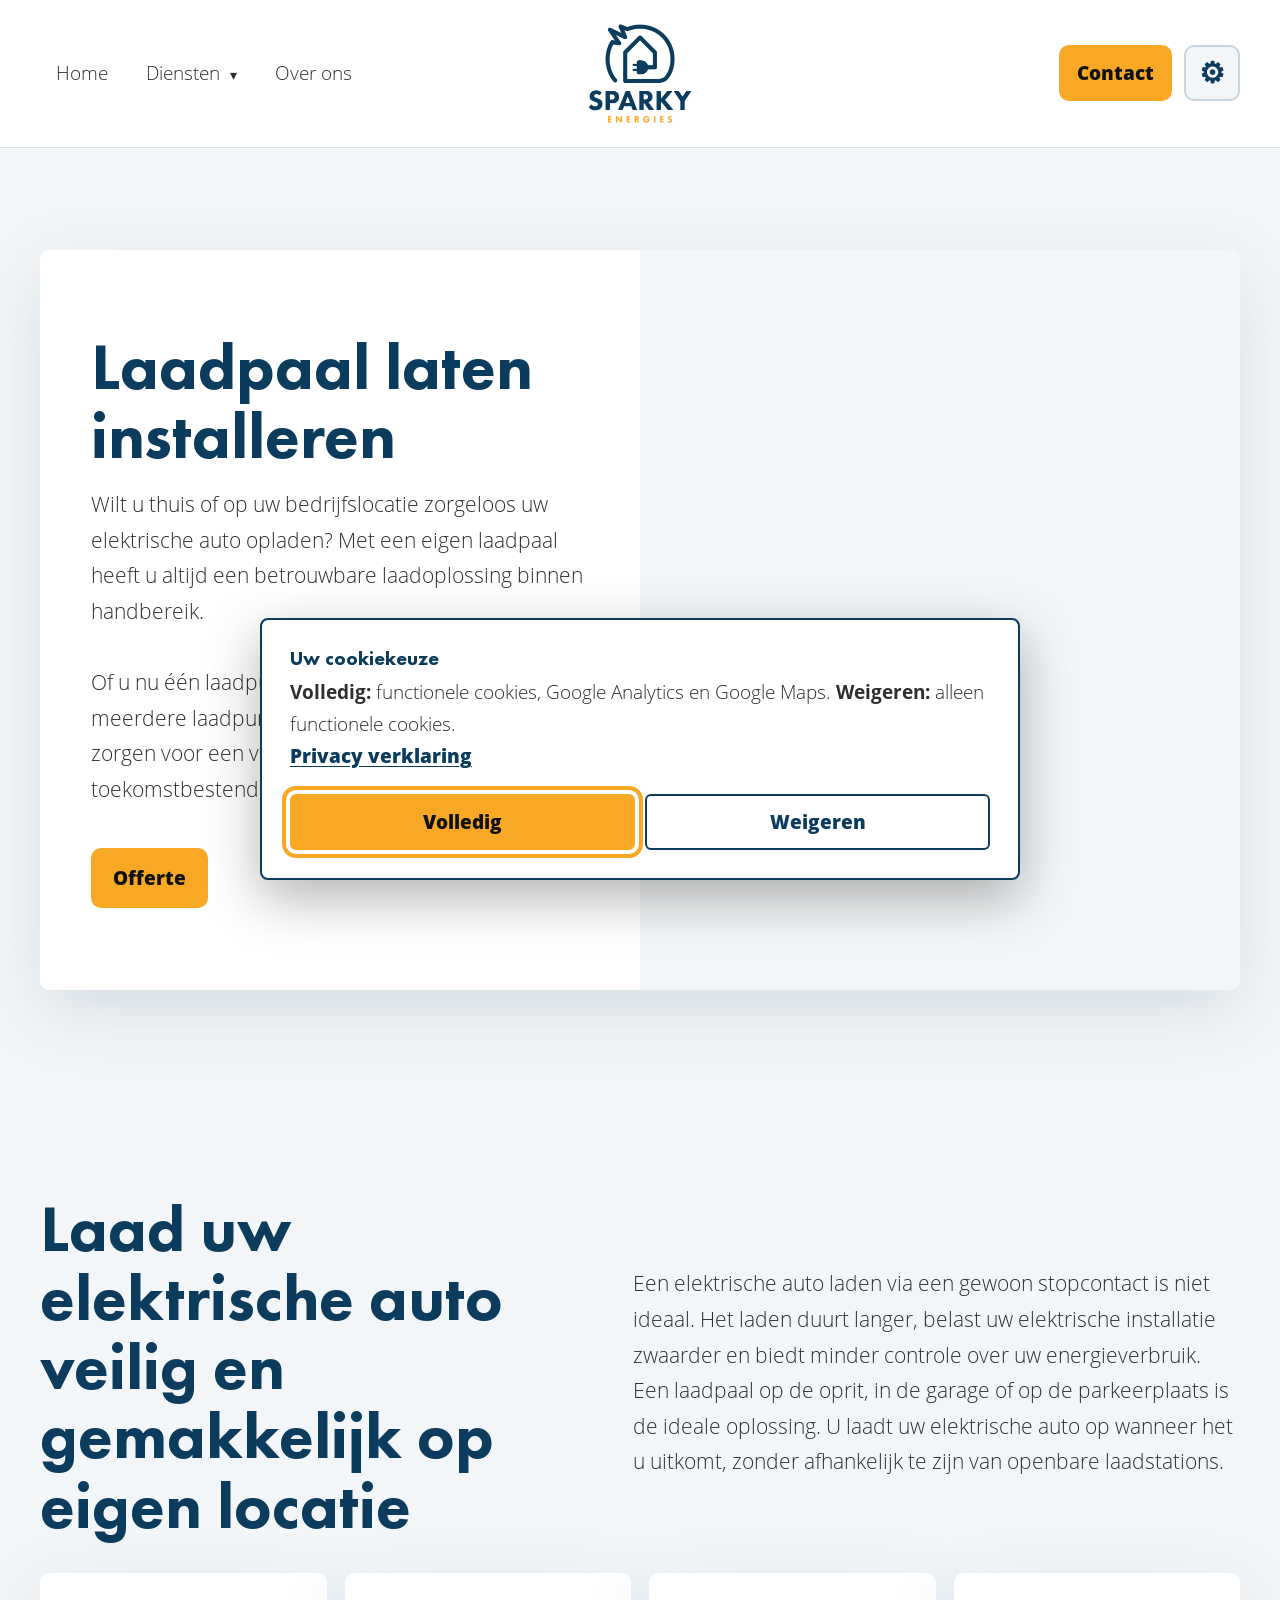
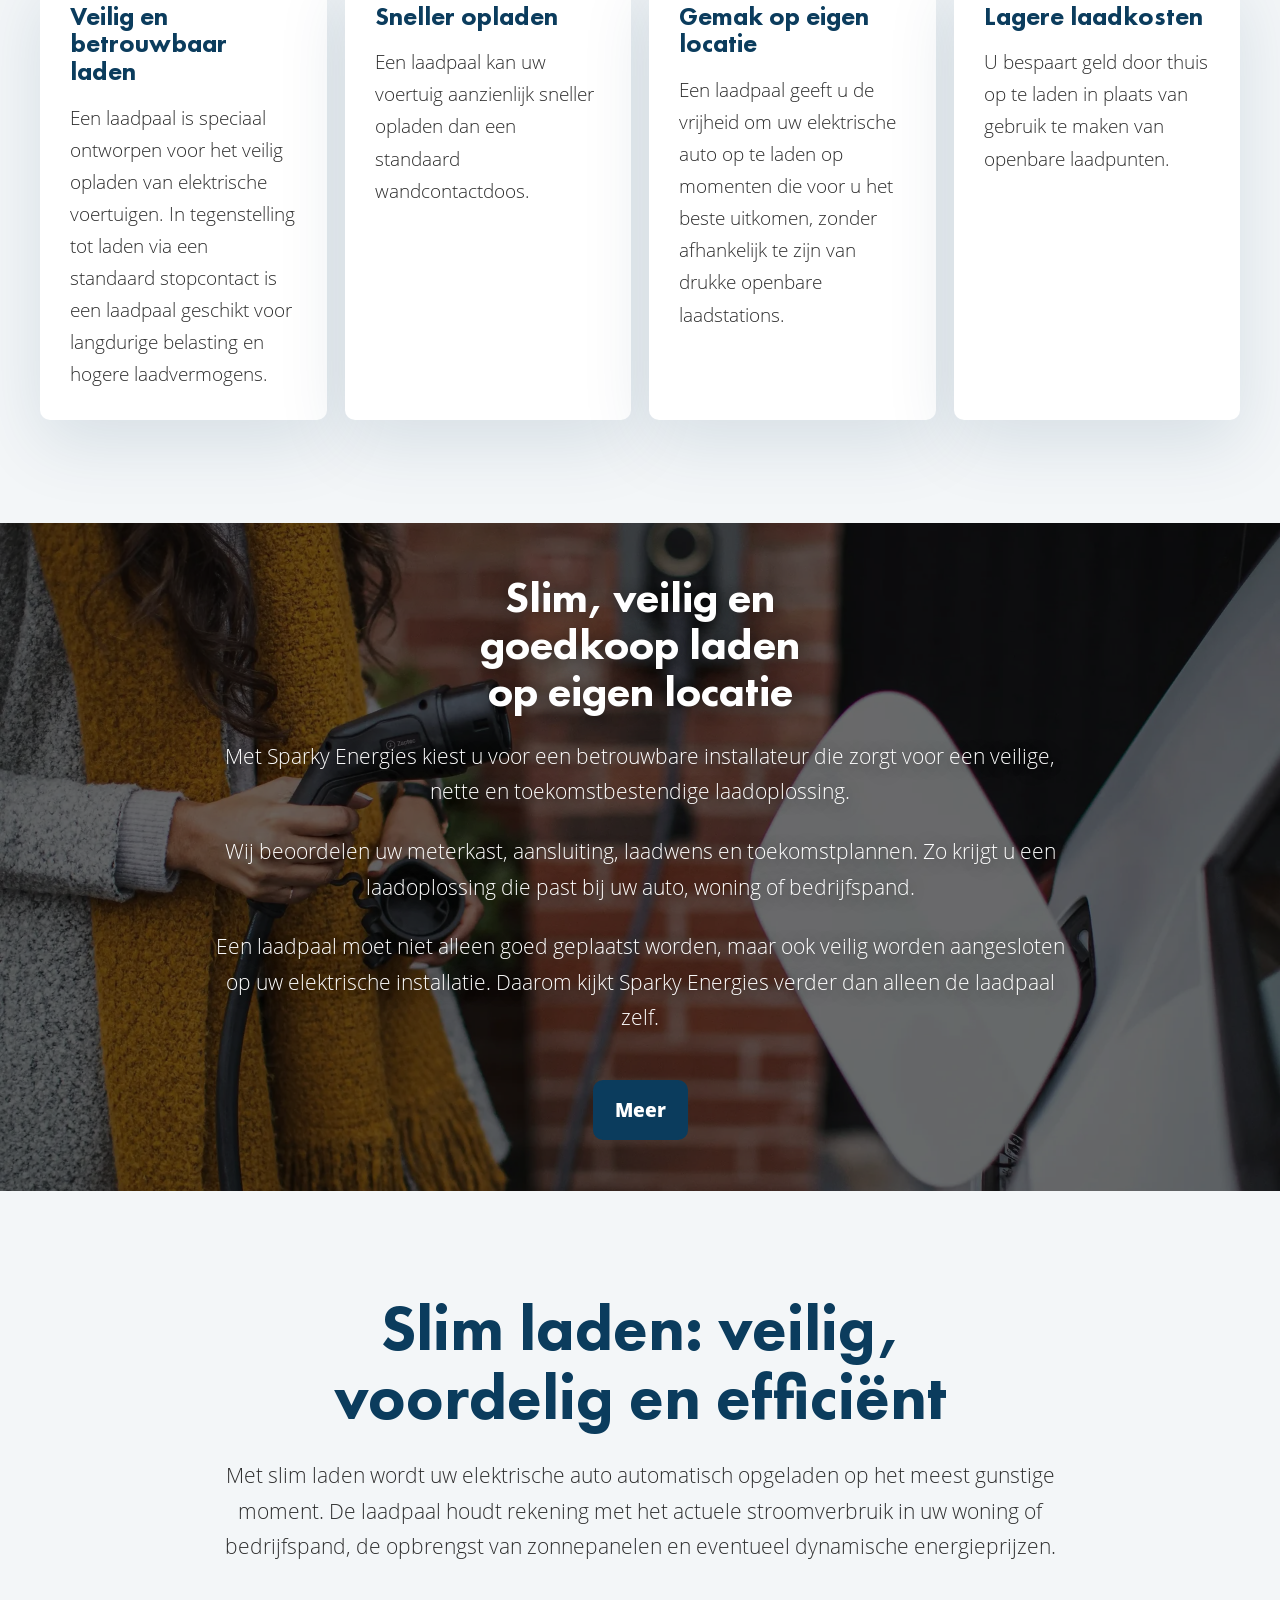
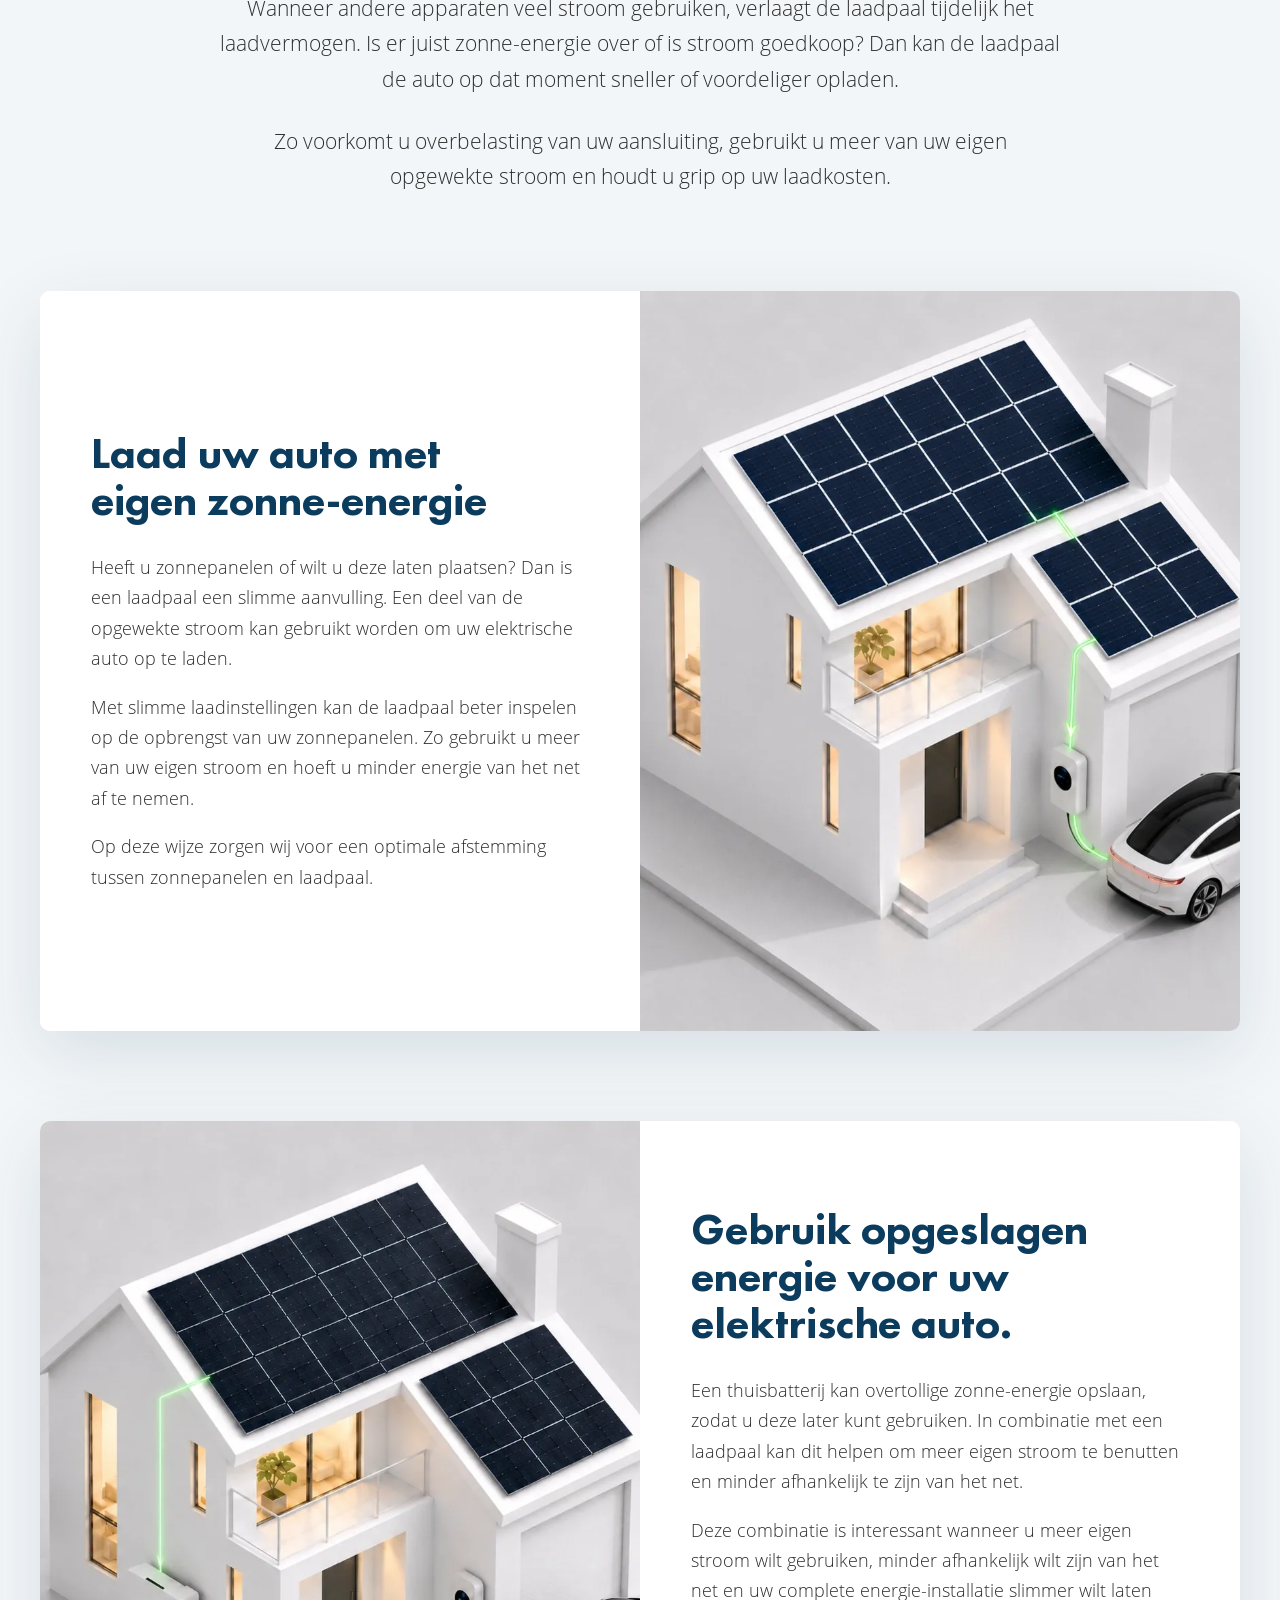
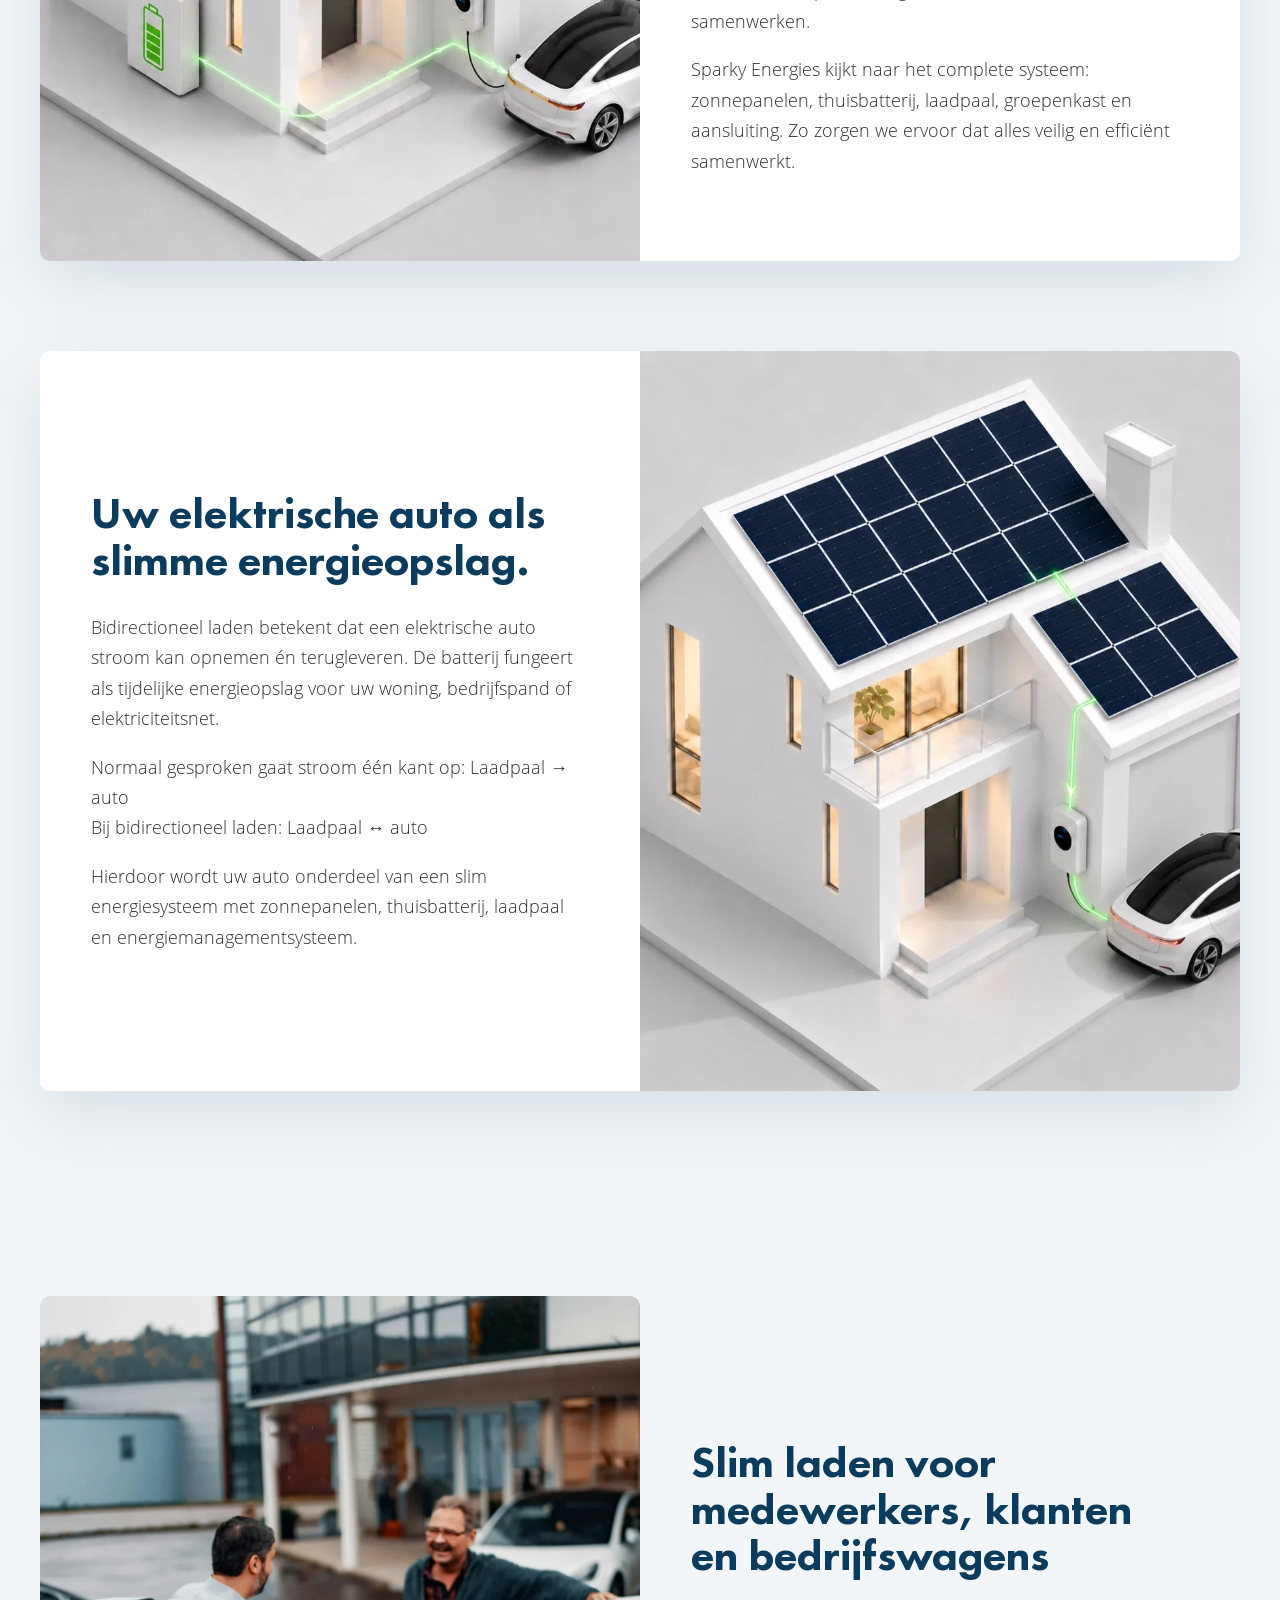
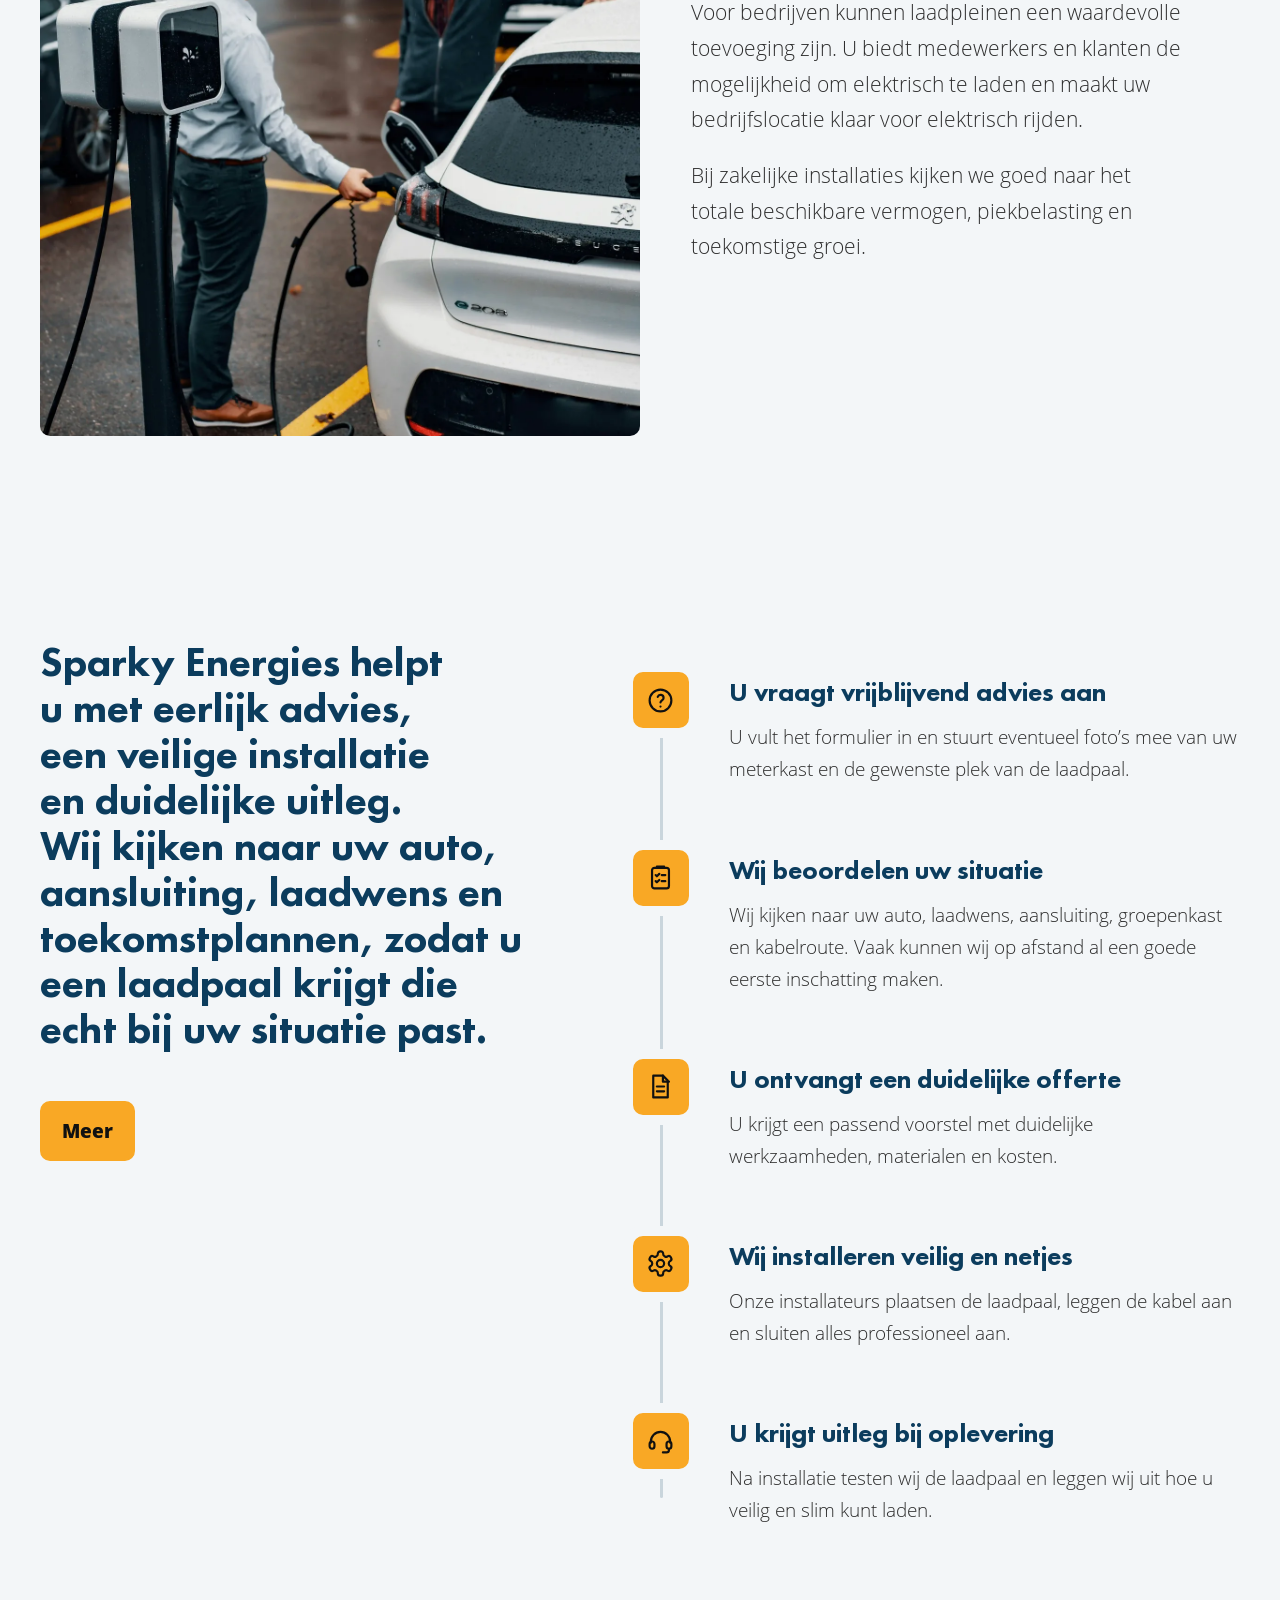
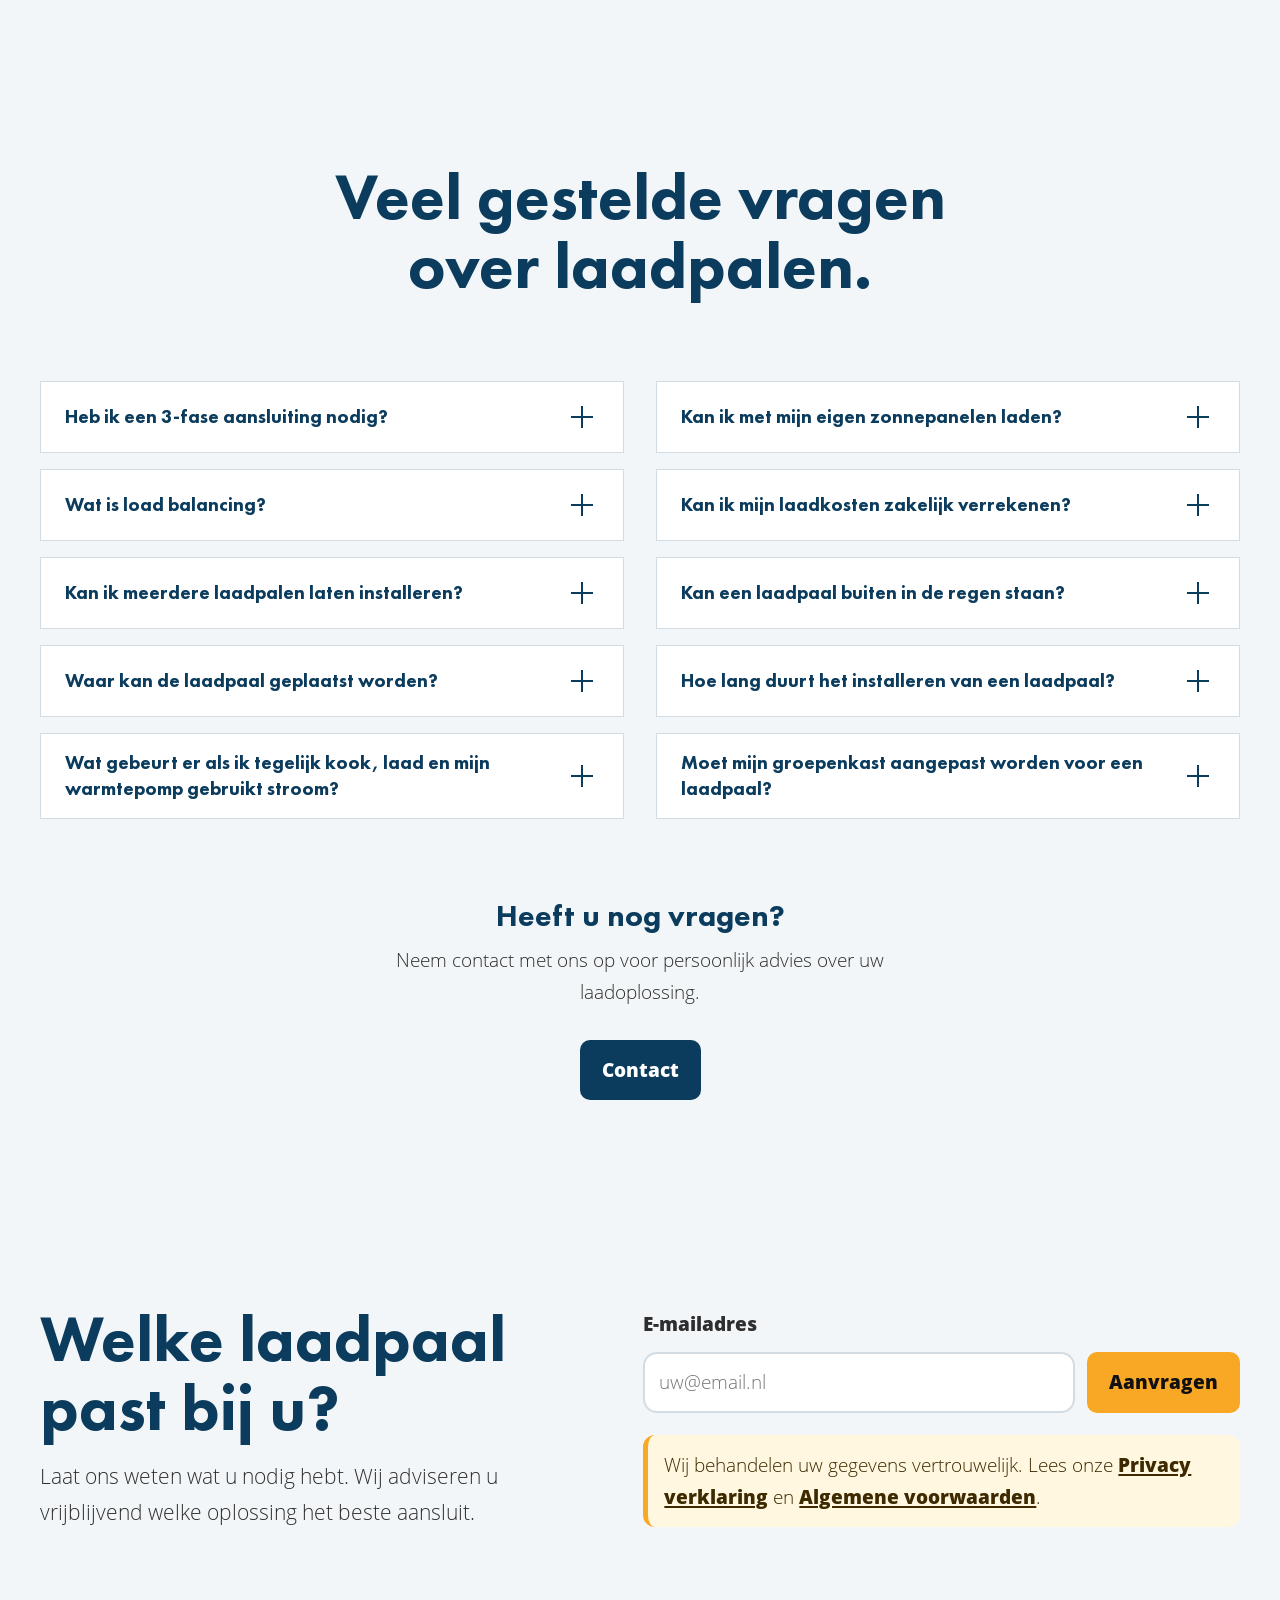
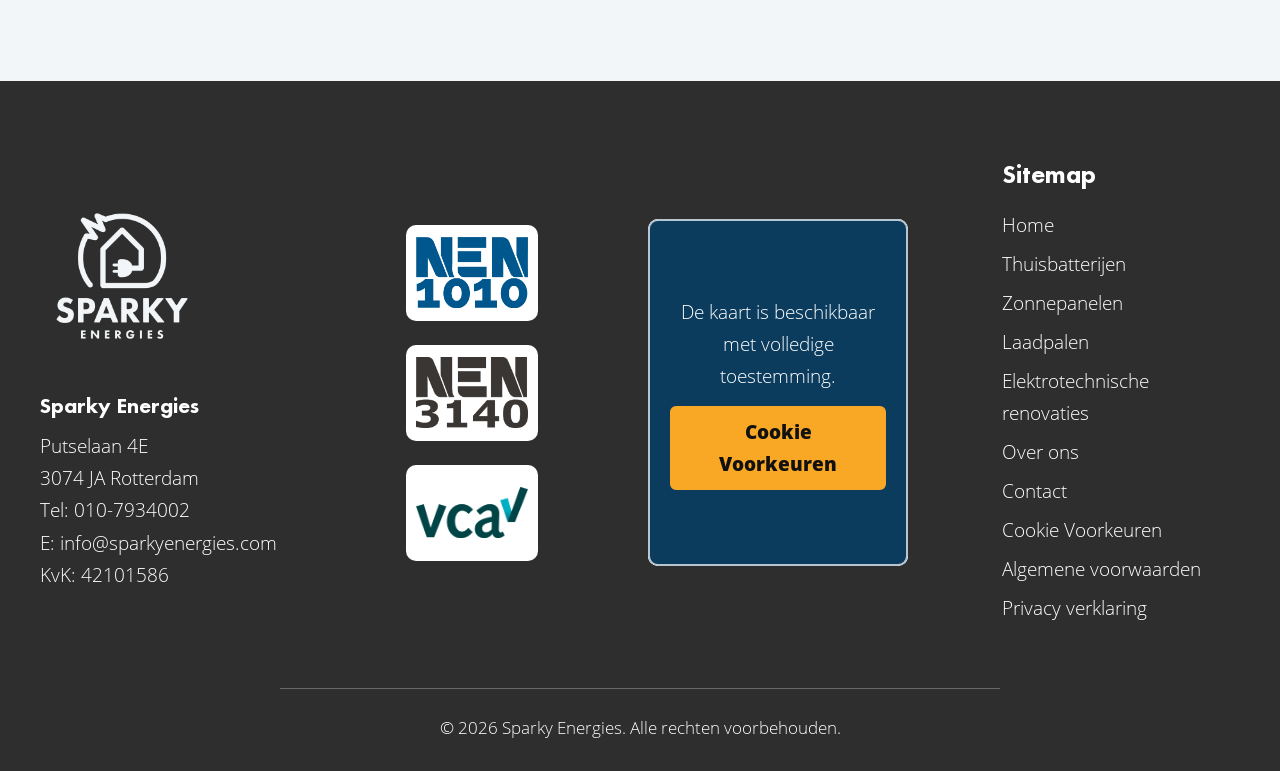
<file: laadpalen.html>
<!doctype html>
<html lang="nl">
<head>
  <meta charset="utf-8" />
  <meta name="viewport" content="width=device-width, initial-scale=1" />
  <title>Laadpaal laten installeren Rotterdam | Sparky Energies</title>
  <meta name="description" content="Laadpaal laten installeren voor thuis of bedrijf? Sparky Energies verzorgt advies, aansluiting, load balancing en slimme laadinstellingen." />
  <meta name="robots" content="index,follow,max-image-preview:large" />
  <meta name="color-scheme" content="light" />
  <meta name="theme-color" content="#0b3c5d" />
  <link rel="canonical" href="https://www.sparkyenergies.com/laadpalen.html" />
  <meta property="og:locale" content="nl_NL" />
  <meta property="og:type" content="website" />
  <meta property="og:site_name" content="Sparky Energies" />
  <meta property="og:title" content="Laadpaal laten installeren Rotterdam | Sparky Energies" />
  <meta property="og:description" content="Laadpaal voor thuis of bedrijf laten installeren, inclusief advies over aansluiting, load balancing en slimme laadinstellingen." />
  <meta property="og:url" content="https://www.sparkyenergies.com/laadpalen.html" />
  <meta property="og:image" content="https://www.sparkyenergies.com/assets/img/SparkyEnergies_Algemeen_Afbeelding_09.jpg" />
  <meta property="og:image:type" content="image/jpeg" />
  <meta property="og:image:width" content="1672" />
  <meta property="og:image:height" content="941" />
  <meta property="og:image:alt" content="Duurzame energie-installatie van Sparky Energies" />
  <meta name="twitter:card" content="summary_large_image" />
  <meta name="twitter:title" content="Laadpaal laten installeren Rotterdam | Sparky Energies" />
  <meta name="twitter:description" content="Laadpaalinstallatie met load balancing en slimme laadinstellingen." />
  <meta name="twitter:image" content="https://www.sparkyenergies.com/assets/img/SparkyEnergies_Algemeen_Afbeelding_09.jpg" />
  <link rel="preload" href="assets/fonts/Futura PT Heavy.woff2" as="font" type="font/woff2" crossorigin />
  <link rel="preload" href="assets/fonts/Open Sans Light.woff2" as="font" type="font/woff2" crossorigin />
  <link rel="preload" as="image" href="assets/img/SparkyEnergies_Laadpalen_Afbeelding_01.webp" type="image/webp" fetchpriority="high"
    imagesrcset="assets/img/responsive/480/SparkyEnergies_Laadpalen_Afbeelding_01.webp 480w, assets/img/responsive/640/SparkyEnergies_Laadpalen_Afbeelding_01.webp 640w, assets/img/responsive/768/SparkyEnergies_Laadpalen_Afbeelding_01.webp 768w, assets/img/responsive/960/SparkyEnergies_Laadpalen_Afbeelding_01.webp 960w, assets/img/responsive/1024/SparkyEnergies_Laadpalen_Afbeelding_01.webp 1024w, assets/img/responsive/1280/SparkyEnergies_Laadpalen_Afbeelding_01.webp 1280w, assets/img/responsive/1600/SparkyEnergies_Laadpalen_Afbeelding_01.webp 1600w, assets/img/SparkyEnergies_Laadpalen_Afbeelding_01.webp 1920w"
    imagesizes="(min-width: 768px) clamp(810px, calc(149.9svh - 239.8px), 1140px), (min-width: 480px) calc(100vw - 48px), calc(100vw - 32px)" />
  <link rel="stylesheet" href="assets/css/styles.css" />
  <link rel="icon" type="image/png" href="assets/img/SparkyEnergies_Algemeen_Afbeelding_01.png" />
  <link rel="apple-touch-icon" href="assets/img/SparkyEnergies_Algemeen_Afbeelding_01.png" />
  <script src="assets/js/cookie-consent.js" defer></script>
  <script type="application/ld+json">
  {
    "@context": "https://schema.org",
    "@graph": [
      {
        "@type": "Electrician",
        "@id": "https://www.sparkyenergies.com/#business",
        "name": "Sparky Energies",
        "url": "https://www.sparkyenergies.com/",
        "logo": "https://www.sparkyenergies.com/assets/img/SparkyEnergies_Algemeen_Afbeelding_02.png",
        "telephone": "+31 10 793 4002",
        "email": "info@sparkyenergies.com",
        "identifier": { "@type": "PropertyValue", "propertyID": "KvK", "value": "42100586" },
        "address": {
          "@type": "PostalAddress",
          "streetAddress": "Putselaan 4E",
          "postalCode": "3074 JA",
          "addressLocality": "Rotterdam",
          "addressRegion": "Zuid-Holland",
          "addressCountry": "NL"
        },
        "areaServed": { "@type": "Country", "name": "Nederland" }
      },
      {
        "@type": "WebSite",
        "@id": "https://www.sparkyenergies.com/#website",
        "url": "https://www.sparkyenergies.com/",
        "name": "Sparky Energies",
        "publisher": { "@id": "https://www.sparkyenergies.com/#business" },
        "inLanguage": "nl-NL"
      },
      {
        "@type": "WebPage",
        "@id": "https://www.sparkyenergies.com/laadpalen.html#webpage",
        "url": "https://www.sparkyenergies.com/laadpalen.html",
        "name": "Laadpaal laten installeren Rotterdam | Sparky Energies",
        "description": "Laadpaal laten installeren voor thuis of bedrijf? Sparky Energies verzorgt advies, aansluiting, load balancing en slimme laadinstellingen.",
        "isPartOf": { "@id": "https://www.sparkyenergies.com/#website" },
        "about": { "@id": "https://www.sparkyenergies.com/#business" },
        "mainEntity": { "@id": "https://www.sparkyenergies.com/laadpalen.html#service" },
        "inLanguage": "nl-NL"
      },
      {
        "@type": "Service",
        "@id": "https://www.sparkyenergies.com/laadpalen.html#service",
        "name": "Laadpaal installeren",
        "serviceType": "Advies en installatie van laadpalen",
        "url": "https://www.sparkyenergies.com/laadpalen.html",
        "description": "Laadpaalinstallatie voor woningen en bedrijven, inclusief aansluiting, load balancing en slimme laadinstellingen.",
        "provider": { "@id": "https://www.sparkyenergies.com/#business" },
        "areaServed": { "@type": "Country", "name": "Nederland" }
      }
    ]
  }
  </script>
</head>
<body id="laadpalenSectBody" class="siteBody laadpalenSectBody" data-page="Laadpalen" data-page-number="4">
<header id="siteHeader" class="siteHeader">
  <a class="skipLink" href="#mainContent">Direct naar inhoud</a>
  <nav id="hoofdNavigatie" class="hoofdNavigatie" aria-label="Hoofdnavigatie">
    <a id="siteLogoLink" class="siteLogoLink" href="index.html" aria-label="Sparky Energies home">
      <img src="assets/img/SparkyEnergies_Algemeen_Afbeelding_02.png" alt="Sparky Energies logo" class="siteLogoAfbeelding" width="512" height="506" />
    </a>
    <button id="navigatieMenuKnop" class="navigatieMenuKnop" type="button" aria-controls="primaireNavigatieLijst" aria-expanded="false">
      <span class="srOnly">Menu openen of sluiten</span>
      <span aria-hidden="true">☰</span>
    </button>
    <ul id="primaireNavigatieLijst" class="primaireNavigatieLijst" role="list"><li><a href="index.html">Home</a></li><li><a href="thuisbatterijen.html">Thuisbatterijen</a></li><li><a href="zonnepanelen.html">Zonnepanelen</a></li><li><a aria-current="page" href="laadpalen.html">Laadpalen</a></li><li><a href="elektrotechnische-renovaties.html">Elektrotechnische renovaties</a></li><li><a href="over-ons.html">Over ons</a></li></ul>
    <div class="hoofdNavigatieActies">
      <a id="hoofdNavigatieContact" class="hoofdNavigatieContact" href="contact.html">Contact</a>
      <nav id="toegankelijkheidPaneel" class="toegankelijkheidPaneel" aria-label="Toegankelijkheidsopties">
      <button id="knopGrotereTekst" class="toegankelijkheidKnop" type="button" data-accessibility-action="toggle-text-size" aria-pressed="false">Grotere tekst</button>
      <button id="knopHoogContrast" class="toegankelijkheidKnop" type="button" data-accessibility-action="toggle-contrast" aria-pressed="false">Hoog contrast</button>
      <button id="knopVoorlezen" class="toegankelijkheidKnop" type="button" data-accessibility-action="read-page">Lees voor</button>
      <button id="knopVoorlezenStop" class="toegankelijkheidKnop" type="button" data-accessibility-action="stop-reading">Stop</button>
      </nav>
    </div>
  </nav>
</header>
<main id="mainContent" class="mainContent" tabindex="-1">
<section id="laadpalenSectLaadpaalLatenInstalleren" class="siteSectie laadpalenSectLaadpaalLatenInstalleren layoutSplitCard" data-page="Laadpalen" data-page-number="4" data-section-number="1" data-section-title="Laadpaal laten installeren" aria-labelledby="laadpalenSectLaadpaalLatenInstallerenH1">
  <article class="laadpalenSplitKaart laadpalenStandardSplitKaart laadpalenHeroSplitKaart">
    <div class="laadpalenSplitKaartInhoud">
      <header class="sectieKop laadpalenSectLaadpaalLatenInstallerenKop">
        <h1 id="laadpalenSectLaadpaalLatenInstallerenH1" class="sectieTitel">Laadpaal laten installeren</h1>
        <p id="laadpalenSectLaadpaalLatenInstallerenP01" class="sectieIntro">Wilt u thuis of op uw bedrijfslocatie zorgeloos uw elektrische auto opladen? Met een eigen laadpaal heeft u altijd een betrouwbare laadoplossing binnen handbereik. <br><br>Of u nu één laadpunt nodig heeft voor thuis of meerdere laadpunten voor een bedrijfspand: wij zorgen voor een veilige, nette en toekomstbestendige installatie.</p>
      </header>
      <nav class="sectionActies" aria-label="Acties voor sectie Laadpaal laten installeren">
        <a id="laadpalenSectLaadpaalLatenInstallerenBtn01Offerte" class="siteBtn siteBtnPrimary laadpalenSectLaadpaalLatenInstallerenKnop" href="contact.html#contactSectLatenWeBeginnen" data-button-page="Laadpalen" data-button-section="Laadpaal laten installeren" data-link-type="interne-pagina-sectie" data-target-page="Contact" data-target-section="contactSectLatenWeBeginnen">Offerte</a>
        <!-- <a id="laadpalenSectLaadpaalLatenInstallerenBtn02Adviesgesprek" class="siteBtn siteBtnSecondary laadpalenSectLaadpaalLatenInstallerenKnop" href="#laadpalenSectZoWerkenWij" data-button-page="Laadpalen" data-button-section="Laadpaal laten installeren" data-link-type="interne-sectie" data-target-page="Laadpalen" data-target-section="laadpalenSectZoWerkenWij">Adviesgesprek</a> -->
      </nav>
    </div>
    <figure id="laadpalenSectLaadpaalLatenInstallerenMediaPlaceholder" class="laadpalenSectieMedia laadpalenSplitKaartMedia laadpalenSectLaadpaalLatenInstallerenMedia" aria-hidden="true">
      <img class="laadpalenSectieMediaAfbeelding" src="assets/img/SparkyEnergies_Laadpalen_Afbeelding_01.webp"
        srcset="assets/img/responsive/480/SparkyEnergies_Laadpalen_Afbeelding_01.webp 480w, assets/img/responsive/640/SparkyEnergies_Laadpalen_Afbeelding_01.webp 640w, assets/img/responsive/768/SparkyEnergies_Laadpalen_Afbeelding_01.webp 768w, assets/img/responsive/960/SparkyEnergies_Laadpalen_Afbeelding_01.webp 960w, assets/img/responsive/1024/SparkyEnergies_Laadpalen_Afbeelding_01.webp 1024w, assets/img/responsive/1280/SparkyEnergies_Laadpalen_Afbeelding_01.webp 1280w, assets/img/responsive/1600/SparkyEnergies_Laadpalen_Afbeelding_01.webp 1600w, assets/img/SparkyEnergies_Laadpalen_Afbeelding_01.webp 1920w"
        sizes="(min-width: 768px) clamp(810px, calc(149.9svh - 239.8px), 1140px), (min-width: 480px) calc(100vw - 48px), calc(100vw - 32px)" alt="" width="1920" height="1281" loading="eager" fetchpriority="high" decoding="async" />
    </figure>
  </article>
</section>
<section id="laadpalenSectLaadUwElektrischeAutoVeiligEnGemakkelijkOpEigenLocatie" class="siteSectie laadpalenSectLaadUwElektrischeAutoVeiligEnGemakkelijkOpEigenLocatie kenmerkKaartenSectie layoutFeatures" data-page="Laadpalen" data-page-number="4" data-section-number="2" data-section-title="Laad uw elektrische auto veilig en gemakkelijk op eigen locatie" aria-labelledby="laadpalenSectLaadUwElektrischeAutoVeiligEnGemakkelijkOpEigenLocatieH2">
<header class="sectieKop laadpalenSectLaadUwElektrischeAutoVeiligEnGemakkelijkOpEigenLocatieKop">
  <h2 id="laadpalenSectLaadUwElektrischeAutoVeiligEnGemakkelijkOpEigenLocatieH2" class="sectieTitel">Laad uw elektrische auto veilig en gemakkelijk op eigen locatie</h2>
  <p id="laadpalenSectLaadUwElektrischeAutoVeiligEnGemakkelijkOpEigenLocatieP01" class="sectieIntro"><br><br>Een elektrische auto laden via een gewoon stopcontact is niet ideaal. Het laden duurt langer, belast uw elektrische installatie zwaarder en biedt minder controle over uw energieverbruik. Een laadpaal op de oprit, in de garage of op de parkeerplaats is de ideale oplossing. U laadt uw elektrische auto op wanneer het u uitkomt, zonder afhankelijk te zijn van openbare laadstations.</p>
</header>
<ul id="laadpalenSectLaadUwElektrischeAutoVeiligEnGemakkelijkOpEigenLocatieLijst" class="kaartLijst laadpalenSectLaadUwElektrischeAutoVeiligEnGemakkelijkOpEigenLocatieLijst kenmerkKaartLijst kenmerkKaartLijstAutoHoogte" role="list">
  <li class="kaartLijstItem">
    <article id="laadpalenSectLaadUwElektrischeAutoVeiligEnGemakkelijkOpEigenLocatieArtikel01" class="kaart laadpalenSectLaadUwElektrischeAutoVeiligEnGemakkelijkOpEigenLocatieKaart kenmerkKaart">
      <h3 id="laadpalenSectLaadUwElektrischeAutoVeiligEnGemakkelijkOpEigenLocatieArtikel01H3">Veilig en betrouwbaar laden</h3>
      <p id="laadpalenSectLaadUwElektrischeAutoVeiligEnGemakkelijkOpEigenLocatieArtikel01P01">Een laadpaal is speciaal ontworpen voor het veilig opladen van elektrische voertuigen. In tegenstelling tot laden via een standaard stopcontact is een laadpaal geschikt voor langdurige belasting en hogere laadvermogens.</p>
    </article>
  </li>
  <li class="kaartLijstItem">
    <article id="laadpalenSectLaadUwElektrischeAutoVeiligEnGemakkelijkOpEigenLocatieArtikel02" class="kaart laadpalenSectLaadUwElektrischeAutoVeiligEnGemakkelijkOpEigenLocatieKaart kenmerkKaart">
      <h3 id="laadpalenSectLaadUwElektrischeAutoVeiligEnGemakkelijkOpEigenLocatieArtikel02H3">Sneller opladen</h3>
      <p id="laadpalenSectLaadUwElektrischeAutoVeiligEnGemakkelijkOpEigenLocatieArtikel02P01">Een laadpaal kan uw voertuig aanzienlijk sneller opladen dan een standaard wandcontactdoos.</p>
    </article>
  </li>
  <li class="kaartLijstItem">
    <article id="laadpalenSectLaadUwElektrischeAutoVeiligEnGemakkelijkOpEigenLocatieArtikel03" class="kaart laadpalenSectLaadUwElektrischeAutoVeiligEnGemakkelijkOpEigenLocatieKaart kenmerkKaart">
      <h3 id="laadpalenSectLaadUwElektrischeAutoVeiligEnGemakkelijkOpEigenLocatieArtikel03H3">Gemak op eigen locatie</h3>
      <p id="laadpalenSectLaadUwElektrischeAutoVeiligEnGemakkelijkOpEigenLocatieArtikel03P01">Een laadpaal geeft u de vrijheid om uw elektrische auto op te laden op momenten die voor u het beste uitkomen, zonder afhankelijk te zijn van drukke openbare laadstations.</p>
    </article>
  </li>
  <li class="kaartLijstItem">
    <article id="laadpalenSectLaadUwElektrischeAutoVeiligEnGemakkelijkOpEigenLocatieArtikel04" class="kaart laadpalenSectLaadUwElektrischeAutoVeiligEnGemakkelijkOpEigenLocatieKaart kenmerkKaart">
      <h3 id="laadpalenSectLaadUwElektrischeAutoVeiligEnGemakkelijkOpEigenLocatieArtikel04H3">Lagere laadkosten</h3>
      <p id="laadpalenSectLaadUwElektrischeAutoVeiligEnGemakkelijkOpEigenLocatieArtikel04P01">U bespaart geld door thuis op te laden in plaats van gebruik te maken van openbare laadpunten.</p>
    </article>
  </li>
</ul>

</section>

<section id="laadpalenSectSlimVeiligEnGoedkoopLadenOpEigenLocatie" class="siteSectie laadpalenSectSlimVeiligEnGoedkoopLadenOpEigenLocatie layoutSplitCard" data-page="Laadpalen" data-page-number="4" data-section-number="3" data-section-title="Slim, veilig en goedkoop laden op eigen locatie" aria-labelledby="laadpalenSectSlimVeiligEnGoedkoopLadenOpEigenLocatieH2">
  <article class="laadpalenSplitKaart">
    <div class="laadpalenSplitKaartInhoud">
      <header class="sectieKop laadpalenSectSlimVeiligEnGoedkoopLadenOpEigenLocatieKop">
        <h2 id="laadpalenSectSlimVeiligEnGoedkoopLadenOpEigenLocatieH2" class="sectieTitel">Slim, veilig en goedkoop laden op eigen locatie</h2>
        <p id="laadpalenSectSlimVeiligEnGoedkoopLadenOpEigenLocatieP01" class="sectieIntro">Met Sparky Energies kiest u voor een betrouwbare installateur die zorgt voor een veilige, nette en toekomstbestendige laadoplossing.</p>
        <p id="laadpalenSectSlimVeiligEnGoedkoopLadenOpEigenLocatieP02" class="sectieIntro">Wij beoordelen uw meterkast, aansluiting, laadwens en toekomstplannen. Zo krijgt u een laadoplossing die past bij uw auto, woning of bedrijfspand.</p>
        <p id="laadpalenSectSlimVeiligEnGoedkoopLadenOpEigenLocatieP03" class="sectieIntro">Een laadpaal moet niet alleen goed geplaatst worden, maar ook veilig worden aangesloten op uw elektrische installatie. Daarom kijkt Sparky Energies verder dan alleen de laadpaal zelf.</p>
      </header>
      <nav class="sectionActies" aria-label="Acties voor sectie Slim, veilig en goedkoop laden op eigen locatie">
        <!-- <a id="laadpalenSectSlimVeiligEnGoedkoopLadenOpEigenLocatieBtn01Offerte" class="siteBtn siteBtnPrimary laadpalenSectSlimVeiligEnGoedkoopLadenOpEigenLocatieKnop" href="contact.html#contactSectLatenWeBeginnen" data-button-page="Laadpalen" data-button-section="Slim, veilig en goedkoop laden op eigen locatie" data-link-type="interne-pagina-sectie" data-target-page="Contact" data-target-section="contactSectLatenWeBeginnen">Offerte</a> -->
        <a id="laadpalenSectSlimVeiligEnGoedkoopLadenOpEigenLocatieBtn02Meer" class="siteBtn siteBtnSecondary laadpalenSectSlimVeiligEnGoedkoopLadenOpEigenLocatieKnop" href="#laadpalenSectWelkeLaadpaalPastBijU" data-button-page="Laadpalen" data-button-section="Slim, veilig en goedkoop laden op eigen locatie" data-link-type="interne-sectie" data-target-page="Laadpalen" data-target-section="laadpalenSectWelkeLaadpaalPastBijU">Meer</a>
      </nav>
    </div>
    <figure id="laadpalenSectSlimVeiligEnGoedkoopLadenOpEigenLocatieMediaPlaceholder" class="laadpalenSectieMedia laadpalenSplitKaartMedia laadpalenSectSlimVeiligEnGoedkoopLadenOpEigenLocatieMedia" aria-hidden="true">
      <img class="laadpalenSectieMediaAfbeelding" src="assets/img/SparkyEnergies_Laadpalen_Afbeelding_02.webp" alt="" width="1200" height="900" loading="lazy" decoding="async" />
    </figure>
  </article>
</section>
<section id="laadpalenSectSlimLadenVeiligVoordeligEnEfficient" class="siteSectie laadpalenSectSlimLadenVeiligVoordeligEnEfficient layoutStickySplitCards" data-page="Laadpalen" data-page-number="4" data-section-number="4" data-section-title="Slim laden: veilig, voordelig en efficiënt" aria-labelledby="laadpalenSectSlimLadenVeiligVoordeligEnEfficientH2">
  <header class="sectieKop laadpalenSectSlimLadenVeiligVoordeligEnEfficientKop">
    <h2 id="laadpalenSectSlimLadenVeiligVoordeligEnEfficientH2" class="sectieTitel">Slim laden: veilig, voordelig en efficiënt</h2>
    <p id="laadpalenSectSlimLadenVeiligVoordeligEnEfficientP01" class="sectieIntro">Met slim laden wordt uw elektrische auto automatisch opgeladen op het meest gunstige moment. De laadpaal houdt rekening met het actuele stroomverbruik in uw woning of bedrijfspand, de opbrengst van zonnepanelen en eventueel dynamische energieprijzen.</p>
    <p id="laadpalenSectSlimLadenVeiligVoordeligEnEfficientP02" class="sectieIntro">Wanneer andere apparaten veel stroom gebruiken, verlaagt de laadpaal tijdelijk het laadvermogen. Is er juist zonne-energie over of is stroom goedkoop? Dan kan de laadpaal de auto op dat moment sneller of voordeliger opladen.</p>
    <p id="laadpalenSectSlimLadenVeiligVoordeligEnEfficientP03" class="sectieIntro">Zo voorkomt u overbelasting van uw aansluiting, gebruikt u meer van uw eigen opgewekte stroom en houdt u grip op uw laadkosten.</p>
  </header>
  <ol id="laadpalenSectSlimLadenVeiligVoordeligEnEfficientScrollLijst" class="laadpalenSlimLadenKaartLijst" data-sticky-stack>
    <li class="laadpalenSlimLadenScrollKaart" data-sticky-card>
      <article id="laadpalenSectSlimLadenVeiligVoordeligEnEfficientArtikel01" class="kaart laadpalenSlimLadenKaart" data-sticky-panel>
        <div class="laadpalenSlimLadenKaartInhoud">
          <h3 id="laadpalenSectSlimLadenVeiligVoordeligEnEfficientStap01H3">Laad uw auto met eigen zonne-energie</h3>
          <p id="laadpalenSectSlimLadenVeiligVoordeligEnEfficientStap01P01">Heeft u zonnepanelen of wilt u deze laten plaatsen? Dan is een laadpaal een slimme aanvulling. Een deel van de opgewekte stroom kan gebruikt worden om uw elektrische auto op te laden.</p>
          <p id="laadpalenSectSlimLadenVeiligVoordeligEnEfficientStap01P02">Met slimme laadinstellingen kan de laadpaal beter inspelen op de opbrengst van uw zonnepanelen. Zo gebruikt u meer van uw eigen stroom en hoeft u minder energie van het net af te nemen.</p>
          <p id="laadpalenSectSlimLadenVeiligVoordeligEnEfficientStap01P03">Op deze wijze zorgen wij voor een optimale afstemming tussen zonnepanelen en laadpaal.</p>
        </div>
        <figure class="laadpalenSlimLadenKaartMedia" aria-hidden="true">
          <img class="laadpalenSlimLadenKaartAfbeelding" src="assets/img/SparkyEnergies_Algemeen_Afbeelding_14.webp" alt="" width="1200" height="900" loading="lazy" decoding="async" />
        </figure>
      </article>
    </li>
    <li class="laadpalenSlimLadenScrollKaart" data-sticky-card>
      <article id="laadpalenSectSlimLadenVeiligVoordeligEnEfficientArtikel02" class="kaart laadpalenSlimLadenKaart" data-sticky-panel>
        <div class="laadpalenSlimLadenKaartInhoud">
          <h3 id="laadpalenSectSlimLadenVeiligVoordeligEnEfficientStap02H3">Gebruik opgeslagen energie voor uw elektrische auto.</h3>
          <p id="laadpalenSectSlimLadenVeiligVoordeligEnEfficientStap02P01">Een thuisbatterij kan overtollige zonne-energie opslaan, zodat u deze later kunt gebruiken. In combinatie met een laadpaal kan dit helpen om meer eigen stroom te benutten en minder afhankelijk te zijn van het net.</p>
          <p id="laadpalenSectSlimLadenVeiligVoordeligEnEfficientStap02P02">Deze combinatie is interessant wanneer u meer eigen stroom wilt gebruiken, minder afhankelijk wilt zijn van het net en uw complete energie-installatie slimmer wilt laten samenwerken.</p>
          <p id="laadpalenSectSlimLadenVeiligVoordeligEnEfficientStap02P03">Sparky Energies kijkt naar het complete systeem: zonnepanelen, thuisbatterij, laadpaal, groepenkast en aansluiting. Zo zorgen we ervoor dat alles veilig en efficiënt samenwerkt.</p>
        </div>
        <figure class="laadpalenSlimLadenKaartMedia" aria-hidden="true">
          <img class="laadpalenSlimLadenKaartAfbeelding" src="assets/img/SparkyEnergies_Laadpalen_Afbeelding_03.webp" alt="" width="1200" height="900" loading="lazy" decoding="async" />
        </figure>
      </article>
    </li>
    <li class="laadpalenSlimLadenScrollKaart" data-sticky-card>
      <article id="laadpalenSectSlimLadenVeiligVoordeligEnEfficientArtikel03" class="kaart laadpalenSlimLadenKaart" data-sticky-panel>
        <div class="laadpalenSlimLadenKaartInhoud">
          <h3 id="laadpalenSectSlimLadenVeiligVoordeligEnEfficientStap03H3">Uw elektrische auto als slimme energieopslag.</h3>
          <p id="laadpalenSectSlimLadenVeiligVoordeligEnEfficientStap03P01">Bidirectioneel laden betekent dat een elektrische auto stroom kan opnemen én terugleveren. De batterij fungeert als tijdelijke energieopslag voor uw woning, bedrijfspand of elektriciteitsnet.</p>
          <p id="laadpalenSectSlimLadenVeiligVoordeligEnEfficientStap03P02">Normaal gesproken gaat stroom één kant op: Laadpaal → auto<br />Bij bidirectioneel laden: Laadpaal ↔ auto</p>
          <p id="laadpalenSectSlimLadenVeiligVoordeligEnEfficientStap03P03">Hierdoor wordt uw auto onderdeel van een slim energiesysteem met zonnepanelen, thuisbatterij, laadpaal en energiemanagementsysteem.</p>
        </div>
        <figure class="laadpalenSlimLadenKaartMedia" aria-hidden="true">
          <img class="laadpalenSlimLadenKaartAfbeelding" src="assets/img/SparkyEnergies_Algemeen_Afbeelding_14.webp" alt="" width="1200" height="900" loading="lazy" decoding="async" />
        </figure>
      </article>
    </li>
  </ol>
</section>

<section id="laadpalenSectSlimLadenVoorMedewerkersKlantenEnBedrijfswagens" class="siteSectie laadpalenSectSlimLadenVoorMedewerkersKlantenEnBedrijfswagens layoutSplitCard" data-page="Laadpalen" data-page-number="4" data-section-number="5" data-section-title="Slim laden voor medewerkers, klanten en bedrijfswagens" aria-labelledby="laadpalenSectSlimLadenVoorMedewerkersKlantenEnBedrijfswagensH2">
  <article class="laadpalenSplitKaart laadpalenStandardSplitKaart laadpalenZakelijkSplitKaart laadpalenSplitKaartMediaLinks">
    <figure id="laadpalenSectSlimLadenVoorMedewerkersKlantenEnBedrijfswagensMediaPlaceholder" class="laadpalenSectieMedia laadpalenSplitKaartMedia laadpalenSectSlimLadenVoorMedewerkersKlantenEnBedrijfswagensMedia" aria-hidden="true">
      <img class="laadpalenSectieMediaAfbeelding" src="assets/img/SparkyEnergies_Laadpalen_Afbeelding_04.webp" alt="" width="1200" height="900" loading="lazy" decoding="async" />
    </figure>
    <div class="laadpalenSplitKaartInhoud">
      <header class="sectieKop laadpalenSectSlimLadenVoorMedewerkersKlantenEnBedrijfswagensKop">
        <h2 id="laadpalenSectSlimLadenVoorMedewerkersKlantenEnBedrijfswagensH2" class="sectieTitel">Slim laden voor medewerkers, klanten en bedrijfswagens</h2>
        <p id="laadpalenSectSlimLadenVoorMedewerkersKlantenEnBedrijfswagensP01" class="sectieIntro">Voor bedrijven kunnen laadpleinen een waardevolle toevoeging zijn. U biedt medewerkers en klanten de mogelijkheid om elektrisch te laden en maakt uw bedrijfslocatie klaar voor elektrisch rijden.</p>
        <p id="laadpalenSectSlimLadenVoorMedewerkersKlantenEnBedrijfswagensP02" class="contentParagraaf">Bij zakelijke installaties kijken we goed naar het totale beschikbare vermogen, piekbelasting en toekomstige groei.</p>
      </header>
      <nav class="sectionActies" aria-label="Acties voor sectie Slim laden voor medewerkers, klanten en bedrijfswagens">
        <!-- <a id="laadpalenSectSlimLadenVoorMedewerkersKlantenEnBedrijfswagensBtn01Offerte" class="siteBtn siteBtnPrimary laadpalenSectSlimLadenVoorMedewerkersKlantenEnBedrijfswagensKnop" href="contact.html#contactSectLatenWeBeginnen" data-button-page="Laadpalen" data-button-section="Slim laden voor medewerkers, klanten en bedrijfswagens" data-link-type="interne-pagina-sectie" data-target-page="Contact" data-target-section="contactSectLatenWeBeginnen">Offerte</a>
        <a id="laadpalenSectSlimLadenVoorMedewerkersKlantenEnBedrijfswagensBtn02Meer" class="siteBtn siteBtnSecondary laadpalenSectSlimLadenVoorMedewerkersKlantenEnBedrijfswagensKnop" href="#laadpalenSectWelkeLaadpaalPastBijU" data-button-page="Laadpalen" data-button-section="Slim laden voor medewerkers, klanten en bedrijfswagens" data-link-type="interne-sectie" data-target-page="Laadpalen" data-target-section="laadpalenSectWelkeLaadpaalPastBijU">Meer</a> -->
      </nav>
    </div>
  </article>
</section>
<section id="laadpalenSectZoWerkenWij" class="siteSectie laadpalenSectZoWerkenWij layoutProcessTimeline" data-page="Laadpalen" data-page-number="4" data-section-number="6" data-section-title="Sparky Energies helpt u met eerlijk advies, een veilige installatie en duidelijke uitleg. Wij kijken naar uw auto, aansluiting, laadwens en toekomstplannen, zodat u een laadpaal krijgt die echt bij uw situatie past." aria-labelledby="laadpalenSectZoWerkenWijH2">
  <header class="sectieKop laadpalenSectZoWerkenWijKop">
    <h2 id="laadpalenSectZoWerkenWijH2" class="sectieTitel">Sparky Energies helpt u met eerlijk advies, een veilige installatie en duidelijke uitleg.<br />Wij kijken naar uw auto, aansluiting, laadwens en toekomstplannen, zodat u een laadpaal krijgt die echt bij uw situatie past.</h2>
    <nav class="sectionActies" aria-label="Acties voor sectie Zo werken wij">
      <a id="laadpalenSectZoWerkenWijBtn01Meer" class="siteBtn siteBtnPrimary laadpalenSectZoWerkenWijKnop" href="#laadpalenSectWelkeLaadpaalPastBijU" data-button-page="Laadpalen" data-button-section="Zo werken wij" data-link-type="interne-sectie" data-target-page="Laadpalen" data-target-section="laadpalenSectWelkeLaadpaalPastBijU">Meer</a>
    </nav>
  </header>
  <div class="laadpalenSectZoWerkenWijTijdlijn" data-process-timeline>
    <div class="laadpalenSectZoWerkenWijTijdlijnSpoor" aria-hidden="true">
      <span class="laadpalenSectZoWerkenWijTijdlijnVoortgang" data-process-progress></span>
    </div>
    <ol id="laadpalenSectZoWerkenWijStappen" class="laadpalenSectZoWerkenWijStappen">
      <li class="laadpalenSectZoWerkenWijStap">
        <span class="laadpalenSectZoWerkenWijStapIcoon" aria-hidden="true">
          <svg viewBox="0 0 24 24" focusable="false">
            <circle cx="12" cy="12" r="9"></circle>
            <path d="M9.7 9a2.5 2.5 0 0 1 4.85.85c0 1.8-2.55 2.15-2.55 3.75"></path>
            <path d="M12 17h.01"></path>
          </svg>
        </span>
        <article id="laadpalenSectZoWerkenWijStap01" class="laadpalenSectZoWerkenWijStapInhoud">
          <h3 id="laadpalenSectZoWerkenWijStap01H3">U vraagt vrijblijvend advies aan</h3>
          <p id="laadpalenSectZoWerkenWijStap01P01">U vult het formulier in en stuurt eventueel foto’s mee van uw meterkast en de gewenste plek van de laadpaal.</p>
        </article>
      </li>
      <li class="laadpalenSectZoWerkenWijStap">
        <span class="laadpalenSectZoWerkenWijStapIcoon" aria-hidden="true">
          <svg viewBox="0 0 24 24" focusable="false">
            <rect x="5" y="4" width="14" height="17" rx="2"></rect>
            <path d="M9 4V3h6v1"></path>
            <path d="m8 10 1 1 2-2"></path>
            <path d="M13 10h3"></path>
            <path d="m8 15 1 1 2-2"></path>
            <path d="M13 15h3"></path>
          </svg>
        </span>
        <article id="laadpalenSectZoWerkenWijStap02" class="laadpalenSectZoWerkenWijStapInhoud">
          <h3 id="laadpalenSectZoWerkenWijStap02H3">Wij beoordelen uw situatie</h3>
          <p id="laadpalenSectZoWerkenWijStap02P01">Wij kijken naar uw auto, laadwens, aansluiting, groepenkast en kabelroute. Vaak kunnen wij op afstand al een goede eerste inschatting maken.</p>
        </article>
      </li>
      <li class="laadpalenSectZoWerkenWijStap">
        <span class="laadpalenSectZoWerkenWijStapIcoon" aria-hidden="true">
          <svg viewBox="0 0 24 24" focusable="false">
            <path d="M6 3h8l4 4v14H6z"></path>
            <path d="M14 3v5h5"></path>
            <path d="M9 12h6"></path>
            <path d="M9 16h6"></path>
          </svg>
        </span>
        <article id="laadpalenSectZoWerkenWijStap03" class="laadpalenSectZoWerkenWijStapInhoud">
          <h3 id="laadpalenSectZoWerkenWijStap03H3">U ontvangt een duidelijke offerte</h3>
          <p id="laadpalenSectZoWerkenWijStap03P01">U krijgt een passend voorstel met duidelijke werkzaamheden, materialen en kosten.</p>
        </article>
      </li>
      <li class="laadpalenSectZoWerkenWijStap">
        <span class="laadpalenSectZoWerkenWijStapIcoon" aria-hidden="true">
          <svg viewBox="0 0 24 24" focusable="false">
            <path d="M12.22 2h-.44a2 2 0 0 0-2 2v.18a2 2 0 0 1-1 1.73l-.43.25a2 2 0 0 1-2 0l-.15-.08a2 2 0 0 0-2.73.73l-.22.38a2 2 0 0 0 .73 2.73l.15.09a2 2 0 0 1 1 1.74v.5a2 2 0 0 1-1 1.74l-.15.09a2 2 0 0 0-.73 2.73l.22.38a2 2 0 0 0 2.73.73l.15-.08a2 2 0 0 1 2 0l.43.25a2 2 0 0 1 1 1.73V20a2 2 0 0 0 2 2h.44a2 2 0 0 0 2-2v-.18a2 2 0 0 1 1-1.73l.43-.25a2 2 0 0 1 2 0l.15.08a2 2 0 0 0 2.73-.73l.22-.38a2 2 0 0 0-.73-2.73l-.15-.09a2 2 0 0 1-1-1.74v-.5a2 2 0 0 1 1-1.74l.15-.09a2 2 0 0 0 .73-2.73l-.22-.38a2 2 0 0 0-2.73-.73l-.15.08a2 2 0 0 1-2 0l-.43-.25a2 2 0 0 1-1-1.73V4a2 2 0 0 0-2-2z"></path>
            <circle cx="12" cy="12" r="3"></circle>
          </svg>
        </span>
        <article id="laadpalenSectZoWerkenWijStap04" class="laadpalenSectZoWerkenWijStapInhoud">
          <h3 id="laadpalenSectZoWerkenWijStap04H3">Wij installeren veilig en netjes</h3>
          <p id="laadpalenSectZoWerkenWijStap04P01">Onze installateurs plaatsen de laadpaal, leggen de kabel aan en sluiten alles professioneel aan.</p>
        </article>
      </li>
      <li class="laadpalenSectZoWerkenWijStap">
        <span class="laadpalenSectZoWerkenWijStapIcoon" aria-hidden="true">
          <svg viewBox="0 0 24 24" focusable="false">
            <path d="M4 13v-1a8 8 0 0 1 16 0v1"></path>
            <rect x="3" y="12" width="4" height="6" rx="2"></rect>
            <rect x="17" y="12" width="4" height="6" rx="2"></rect>
            <path d="M19 18v1a2 2 0 0 1-2 2h-3"></path>
          </svg>
        </span>
        <article id="laadpalenSectZoWerkenWijStap05" class="laadpalenSectZoWerkenWijStapInhoud">
          <h3 id="laadpalenSectZoWerkenWijStap05H3">U krijgt uitleg bij oplevering</h3>
          <p id="laadpalenSectZoWerkenWijStap05P01">Na installatie testen wij de laadpaal en leggen wij uit hoe u veilig en slim kunt laden.</p>
        </article>
      </li>
    </ol>
  </div>
</section>
<section id="laadpalenSectAntwoordenOpDeMeestGesteldeVragenOverLaadpalen" class="siteSectie laadpalenSectAntwoordenOpDeMeestGesteldeVragenOverLaadpalen laadpalenFaq siteFaq layoutFaq" data-page="Laadpalen" data-page-number="4" data-section-number="7" data-section-title="Antwoorden op de meest gestelde vragen over laadpalen." aria-labelledby="laadpalenSectAntwoordenOpDeMeestGesteldeVragenOverLaadpalenH2">
<header class="sectieKop laadpalenSectAntwoordenOpDeMeestGesteldeVragenOverLaadpalenKop">
  <h2 id="laadpalenSectAntwoordenOpDeMeestGesteldeVragenOverLaadpalenH2" class="sectieTitel">Veel gestelde vragen over laadpalen.</h2>
</header>
<section id="laadpalenSectAntwoordenOpDeMeestGesteldeVragenOverLaadpalenVragen" class="faqLijst" aria-label="Vragen en antwoorden">
  <details id="laadpalenSectAntwoordenOpDeMeestGesteldeVragenOverLaadpalenVraag01" class="faqItem">
    <summary><h3 id="laadpalenSectAntwoordenOpDeMeestGesteldeVragenOverLaadpalenVraag01H3">Heb ik een 3-fase aansluiting nodig?<span class="faqPlus" aria-hidden="true"></span></h3></summary>
    <p id="laadpalenSectAntwoordenOpDeMeestGesteldeVragenOverLaadpalenVraag01P01">Een 3-fase aansluiting is niet altijd nodig. Voor sneller laden en meer flexibiliteit is het wel aan te raden. Wij controleren uw meterkast en adviseren wat het beste past.</p>
  </details>
  <details id="laadpalenSectAntwoordenOpDeMeestGesteldeVragenOverLaadpalenVraag02" class="faqItem">
    <summary><h3 id="laadpalenSectAntwoordenOpDeMeestGesteldeVragenOverLaadpalenVraag02H3">Kan ik met mijn eigen zonnepanelen laden?<span class="faqPlus" aria-hidden="true"></span></h3></summary>
    <p id="laadpalenSectAntwoordenOpDeMeestGesteldeVragenOverLaadpalenVraag02P01">Ja. Een slimme laadpaal laadt uw auto zoveel mogelijk met uw eigen zonnestroom. Dit verhoogt uw eigen verbruik en verlaagt de laadkosten aanzienlijk.</p>
  </details>
  <details id="laadpalenSectAntwoordenOpDeMeestGesteldeVragenOverLaadpalenVraag03" class="faqItem">
    <summary><h3 id="laadpalenSectAntwoordenOpDeMeestGesteldeVragenOverLaadpalenVraag03H3">Wat is load balancing?<span class="faqPlus" aria-hidden="true"></span></h3></summary>
    <p id="laadpalenSectAntwoordenOpDeMeestGesteldeVragenOverLaadpalenVraag03P01">Load balancing zorgt ervoor dat de laadpaal automatisch rekening houdt met het stroomverbruik in uw woning of bedrijfspand. Zo wordt overbelasting van de aansluiting voorkomen.</p>
  </details>
  <details id="laadpalenSectAntwoordenOpDeMeestGesteldeVragenOverLaadpalenVraag04" class="faqItem">
    <summary><h3 id="laadpalenSectAntwoordenOpDeMeestGesteldeVragenOverLaadpalenVraag04H3">Kan ik mijn laadkosten zakelijk verrekenen?<span class="faqPlus" aria-hidden="true"></span></h3></summary>
    <p id="laadpalenSectAntwoordenOpDeMeestGesteldeVragenOverLaadpalenVraag04P01">Bij veel slimme laadpalen is het mogelijk om laadverbruik te registreren en zakelijk te verrekenen. Dit is vooral interessant bij een zakelijke auto of laadpaal op bedrijfslocatie.</p>
  </details>
  <details id="laadpalenSectAntwoordenOpDeMeestGesteldeVragenOverLaadpalenVraag05" class="faqItem">
    <summary><h3 id="laadpalenSectAntwoordenOpDeMeestGesteldeVragenOverLaadpalenVraag05H3">Kan ik meerdere laadpalen laten installeren?<span class="faqPlus" aria-hidden="true"></span></h3></summary>
    <p id="laadpalenSectAntwoordenOpDeMeestGesteldeVragenOverLaadpalenVraag05P01">Ja. Voor bedrijven of woningen met meerdere elektrische voertuigen kunnen meerdere laadpunten worden geplaatst. Daarbij kijken we goed naar de beschikbare capaciteit en slimme verdeling van het laadvermogen.</p>
  </details>
  <details id="laadpalenSectAntwoordenOpDeMeestGesteldeVragenOverLaadpalenVraag06" class="faqItem">
    <summary><h3 id="laadpalenSectAntwoordenOpDeMeestGesteldeVragenOverLaadpalenVraag06H3">Kan een laadpaal buiten in de regen staan?<span class="faqPlus" aria-hidden="true"></span></h3></summary>
    <p id="laadpalenSectAntwoordenOpDeMeestGesteldeVragenOverLaadpalenVraag06P01">Ja. Laadpalen zijn ontworpen voor buitengebruik, mits ze correct geplaatst en aangesloten worden volgens de voorschriften van de fabrikant.</p>
  </details>
  <details id="laadpalenSectAntwoordenOpDeMeestGesteldeVragenOverLaadpalenVraag07" class="faqItem">
    <summary><h3 id="laadpalenSectAntwoordenOpDeMeestGesteldeVragenOverLaadpalenVraag07H3">Waar kan de laadpaal geplaatst worden?<span class="faqPlus" aria-hidden="true"></span></h3></summary>
    <p id="laadpalenSectAntwoordenOpDeMeestGesteldeVragenOverLaadpalenVraag07P01">Een laadpaal kan meestal aan de gevel, op een paal bij de oprit of op een parkeerplaats worden geplaatst. De beste locatie hangt af van de afstand tot de meterkast, het kabeltraject en uw parkeersituatie.</p>
  </details>
  <details id="laadpalenSectAntwoordenOpDeMeestGesteldeVragenOverLaadpalenVraag08" class="faqItem">
    <summary><h3 id="laadpalenSectAntwoordenOpDeMeestGesteldeVragenOverLaadpalenVraag08H3">Hoe lang duurt het installeren van een laadpaal?<span class="faqPlus" aria-hidden="true"></span></h3></summary>
    <p id="laadpalenSectAntwoordenOpDeMeestGesteldeVragenOverLaadpalenVraag08P01">Bij een eenvoudige installatie kan dit vaak binnen één dag. Wanneer er veel graafwerk, een lange kabelroute of aanpassing aan de groepenkast nodig is, kan het langer duren.</p>
  </details>
  <details id="laadpalenSectAntwoordenOpDeMeestGesteldeVragenOverLaadpalenVraag09" class="faqItem">
    <summary><h3 id="laadpalenSectAntwoordenOpDeMeestGesteldeVragenOverLaadpalenVraag09H3">Wat gebeurt er als ik tegelijk kook, laad en mijn warmtepomp gebruikt stroom?<span class="faqPlus" aria-hidden="true"></span></h3></summary>
    <p id="laadpalenSectAntwoordenOpDeMeestGesteldeVragenOverLaadpalenVraag09P01">Zonder slimme regeling kan dit zorgen voor hoge belasting. Met load balancing kan de laadpaal automatisch minder vermogen gebruiken wanneer andere apparaten veel stroom vragen.</p>
  </details>
  <details id="laadpalenSectAntwoordenOpDeMeestGesteldeVragenOverLaadpalenVraag10" class="faqItem">
    <summary><h3 id="laadpalenSectAntwoordenOpDeMeestGesteldeVragenOverLaadpalenVraag10H3">Moet mijn groepenkast aangepast worden voor een laadpaal?<span class="faqPlus" aria-hidden="true"></span></h3></summary>
    <p id="laadpalenSectAntwoordenOpDeMeestGesteldeVragenOverLaadpalenVraag10P01">Dat hangt af van uw huidige groepenkast, aansluiting en het laadvermogen. Vaak is een aparte groep met de juiste beveiliging nodig. Wij controleren dit vooraf.</p>
  </details>
</section>
<aside class="laadpalenFaqContact siteFaqContact" aria-labelledby="laadpalenSectAntwoordenOpDeMeestGesteldeVragenOverLaadpalenContactH3">
  <h3 id="laadpalenSectAntwoordenOpDeMeestGesteldeVragenOverLaadpalenContactH3">Heeft u nog vragen?</h3>
  <p id="laadpalenSectAntwoordenOpDeMeestGesteldeVragenOverLaadpalenContactP01">Neem contact met ons op voor persoonlijk advies over uw laadoplossing.</p>
  <a id="laadpalenSectAntwoordenOpDeMeestGesteldeVragenOverLaadpalenBtn01Contact" class="siteBtn siteBtnSecondary laadpalenSectAntwoordenOpDeMeestGesteldeVragenOverLaadpalenKnop" href="contact.html#contactSectLatenWeBeginnen" data-button-page="Laadpalen" data-button-section="Antwoorden op de meest gestelde vragen over laadpalen" data-link-type="interne-pagina-sectie" data-target-page="Contact" data-target-section="contactSectLatenWeBeginnen">Contact</a>
</aside>
</section>
<section id="laadpalenSectWelkeLaadpaalPastBijU" class="siteSectie laadpalenSectWelkeLaadpaalPastBijU layoutEmailCta" data-page="Laadpalen" data-page-number="4" data-section-number="8" data-section-title="Welke laadpaal past bij u?" aria-labelledby="laadpalenSectWelkeLaadpaalPastBijUH2">
<header class="sectieKop laadpalenSectWelkeLaadpaalPastBijUKop">
  <h2 id="laadpalenSectWelkeLaadpaalPastBijUH2" class="sectieTitel">Welke laadpaal past bij u?</h2>
  <p id="laadpalenSectWelkeLaadpaalPastBijUP01" class="sectieIntro">Laat ons weten wat u nodig hebt. Wij adviseren u vrijblijvend welke oplossing het beste aansluit.</p>
</header>
<form id="laadpalenSectWelkeLaadpaalPastBijUFormulier" class="emailCtaFormulier" action="https://formspree.io/f/xnjenvqd" method="post" data-formspree-form aria-describedby="laadpalenSectWelkeLaadpaalPastBijUFormulierNotitie">
  <input type="hidden" name="_subject" value="Nieuwe laadpaalaanvraag" />
  <input type="hidden" name="bron" value="Laadpalen – Welke laadpaal past bij u?" />
  <div class="formulierHoneypot" aria-hidden="true"><label for="laadpalenSectWelkeLaadpaalPastBijUWebsite">Laat dit veld leeg</label><input id="laadpalenSectWelkeLaadpaalPastBijUWebsite" name="_gotcha" type="text" tabindex="-1" autocomplete="off" /></div>
  <label for="laadpalenSectWelkeLaadpaalPastBijUEmailInput">E-mailadres</label>
  <input id="laadpalenSectWelkeLaadpaalPastBijUEmailInput" name="email" type="email" autocomplete="email" placeholder="uw@email.nl" required />
  <button id="laadpalenSectWelkeLaadpaalPastBijUBtn01Aanvragen" class="siteBtn siteBtnPrimary laadpalenSectWelkeLaadpaalPastBijUKnop" type="submit" data-button-page="Laadpalen" data-button-section="Welke laadpaal past bij u?" data-link-type="formulier-versturen">Aanvragen</button>
  <p id="laadpalenSectWelkeLaadpaalPastBijUFormulierNotitie" class="formulierNotitie" aria-live="polite" hidden></p>
</form>
<p id="laadpalenSectWelkeLaadpaalPastBijUP02" class="privacyNotitie">Wij behandelen uw gegevens vertrouwelijk. Lees onze <a href="assets/documenten/privacy-en-cookieverklaring-sparky-energies.pdf" download="privacy-en-cookieverklaring-sparky-energies.pdf">Privacy verklaring</a> en <a href="assets/documenten/algemene-voorwaarden-sparky-energies-vof.pdf" download="algemene-voorwaarden-sparky-energies-vof.pdf">Algemene voorwaarden</a>.</p>
</section>
</main>
<footer id="siteFooter" class="siteFooter">
  <section id="footerSectBedrijfsinformatie" class="footerSectie" aria-label="Bedrijfsinformatie, locatie en sitemap">
    <div class="footerKolommen">
      <section class="footerKolom footerBedrijf" aria-labelledby="footerSectBedrijfsgegevensH2">
        <h2 id="footerSectBedrijfsgegevensH2" class="srOnly">Bedrijfsgegevens</h2>
        <a class="footerLogoLink" href="index.html" aria-label="Sparky Energies home"><img class="footerLogoAfbeelding" src="assets/img/SparkyEnergies_Algemeen_Afbeelding_03.png" alt="Sparky Energies logo" width="512" height="506" loading="lazy" decoding="async" /></a>
        <address class="footerBedrijfsgegevens"><strong>Sparky Energies</strong><span>Putselaan 4E</span><span>3074 JA Rotterdam</span><a href="tel:+31107934002">Tel: 010-7934002</a><a href="mailto:info@sparkyenergies.com">E: info@sparkyenergies.com</a><span>KvK: 42101586</span></address>
      </section>
      <section class="footerKolom footerCertificeringen" aria-labelledby="footerSectCertificeringenH2">
        <h2 id="footerSectCertificeringenH2" class="srOnly">Normen en certificering</h2>
        <ul class="footerCertificeringLijst" role="list">
          <li><img class="footerCertificeringLogo" src="assets/img/SparkyEnergies_Algemeen_Afbeelding_04.png" alt="NEN 1010" width="420" height="267" loading="lazy" decoding="async" /></li>
          <li><img class="footerCertificeringLogo" src="assets/img/SparkyEnergies_Algemeen_Afbeelding_05.png" alt="NEN 3140" width="747" height="472" loading="lazy" decoding="async" /></li>
          <li><img class="footerCertificeringLogo" src="assets/img/SparkyEnergies_Algemeen_Afbeelding_06.png" alt="VCA" width="1000" height="451" loading="lazy" decoding="async" /></li>
        </ul>
      </section>
      <section class="footerKolom footerLocatie" aria-labelledby="footerSectLocatieH2">
        <h2 id="footerSectLocatieH2" class="srOnly">Onze locatie</h2>
        <iframe class="footerKaart" title="Sparky Energies aan de Putselaan 4E in Rotterdam" data-cookie-src="https://www.google.com/maps?q=Putselaan%204E%2C%203074%20JA%20Rotterdam&amp;output=embed" width="240" height="320" loading="lazy" referrerpolicy="no-referrer-when-downgrade" allowfullscreen></iframe>
      </section>
      <section class="footerKolom footerSitemap" aria-labelledby="footerSectSitemapH2">
        <h2 id="footerSectSitemapH2">Sitemap</h2>
        <nav aria-label="Footer navigatie"><ul class="footerNavigatieLijst" role="list"><li><a href="index.html">Home</a></li><li><a href="thuisbatterijen.html">Thuisbatterijen</a></li><li><a href="zonnepanelen.html">Zonnepanelen</a></li><li><a href="laadpalen.html">Laadpalen</a></li><li><a href="elektrotechnische-renovaties.html">Elektrotechnische renovaties</a></li><li><a href="over-ons.html">Over ons</a></li><li><a href="contact.html">Contact</a></li><li><a href="assets/documenten/algemene-voorwaarden-sparky-energies-vof.pdf" data-terms-download download="algemene-voorwaarden-sparky-energies-vof.pdf">Algemene voorwaarden</a></li><li><a href="assets/documenten/privacy-en-cookieverklaring-sparky-energies.pdf" data-privacy-download download="privacy-en-cookieverklaring-sparky-energies.pdf">Privacy verklaring</a></li></ul></nav>
      </section>
    </div>
    <p class="footerCopyright">© 2026 Sparky Energies. Alle rechten voorbehouden.</p>
  </section>
</footer>
<script src="assets/js/main.js" defer></script>
</body>
</html>
</file>
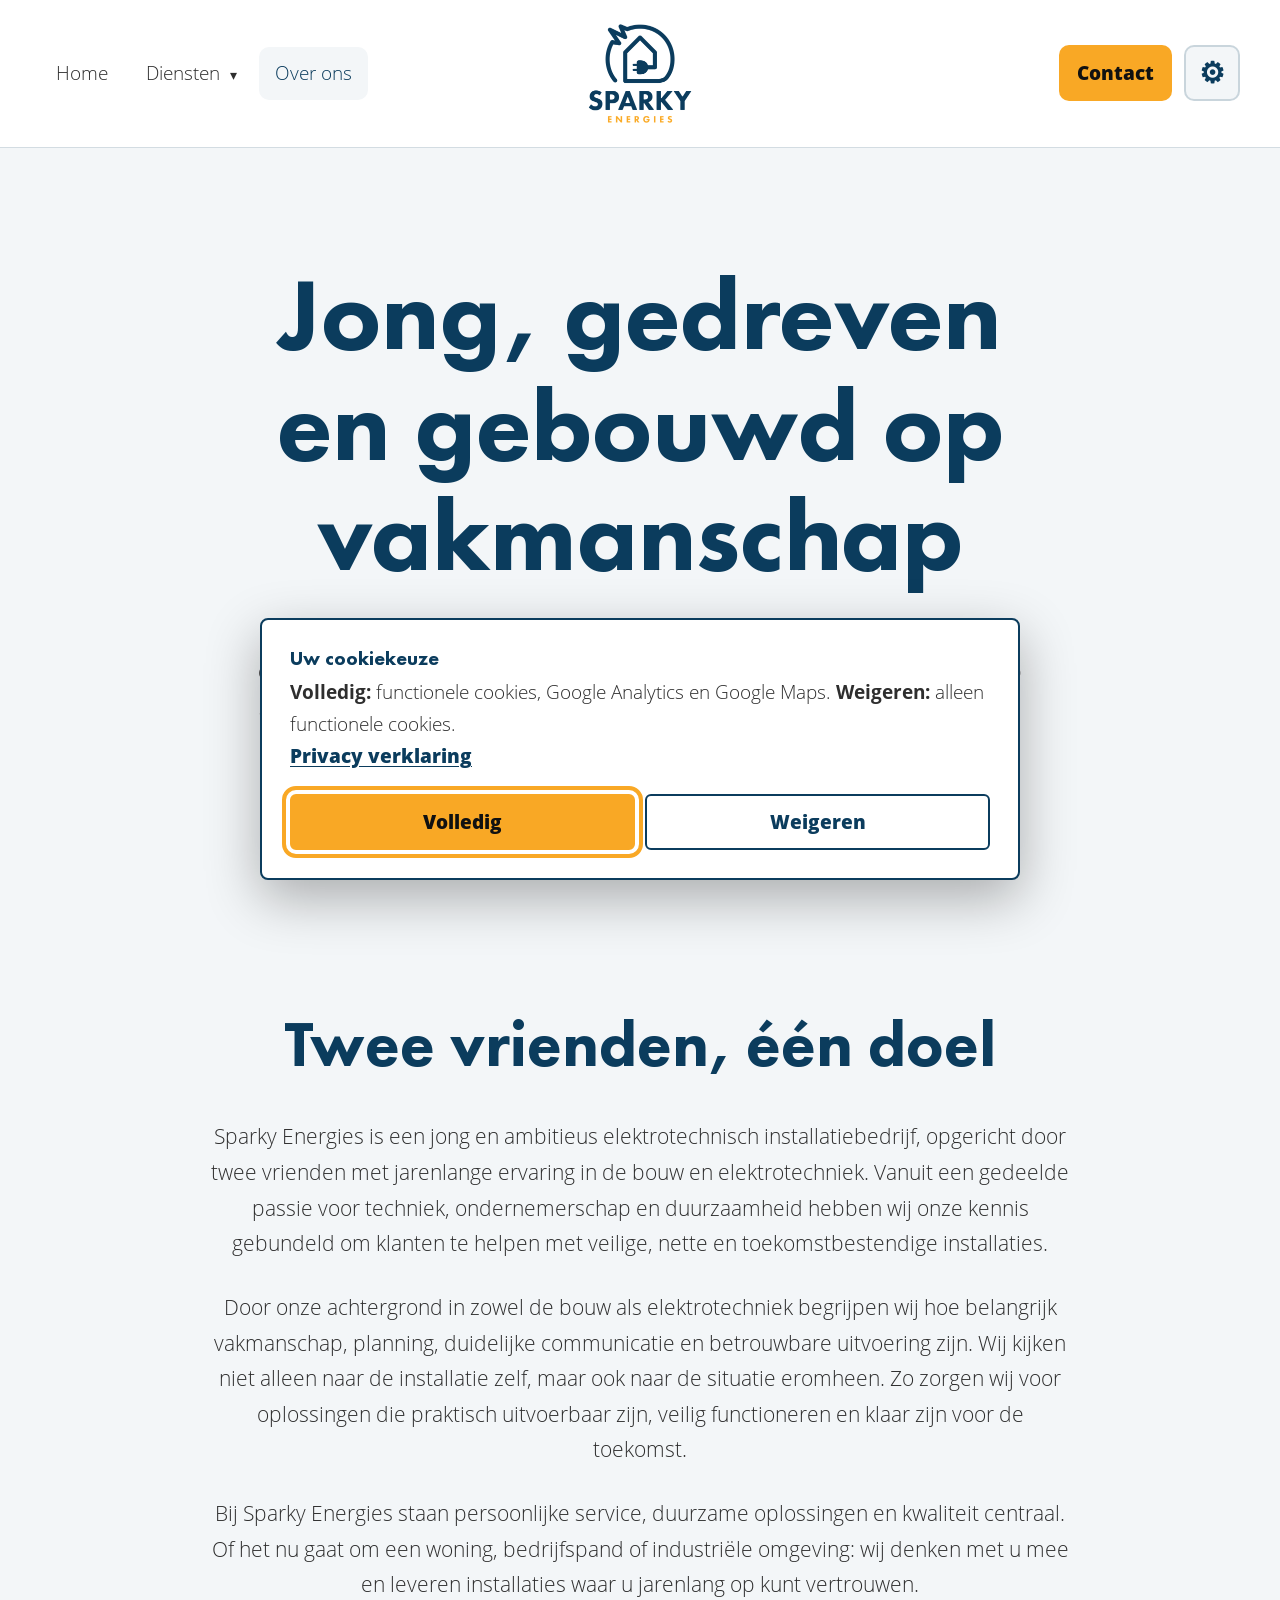
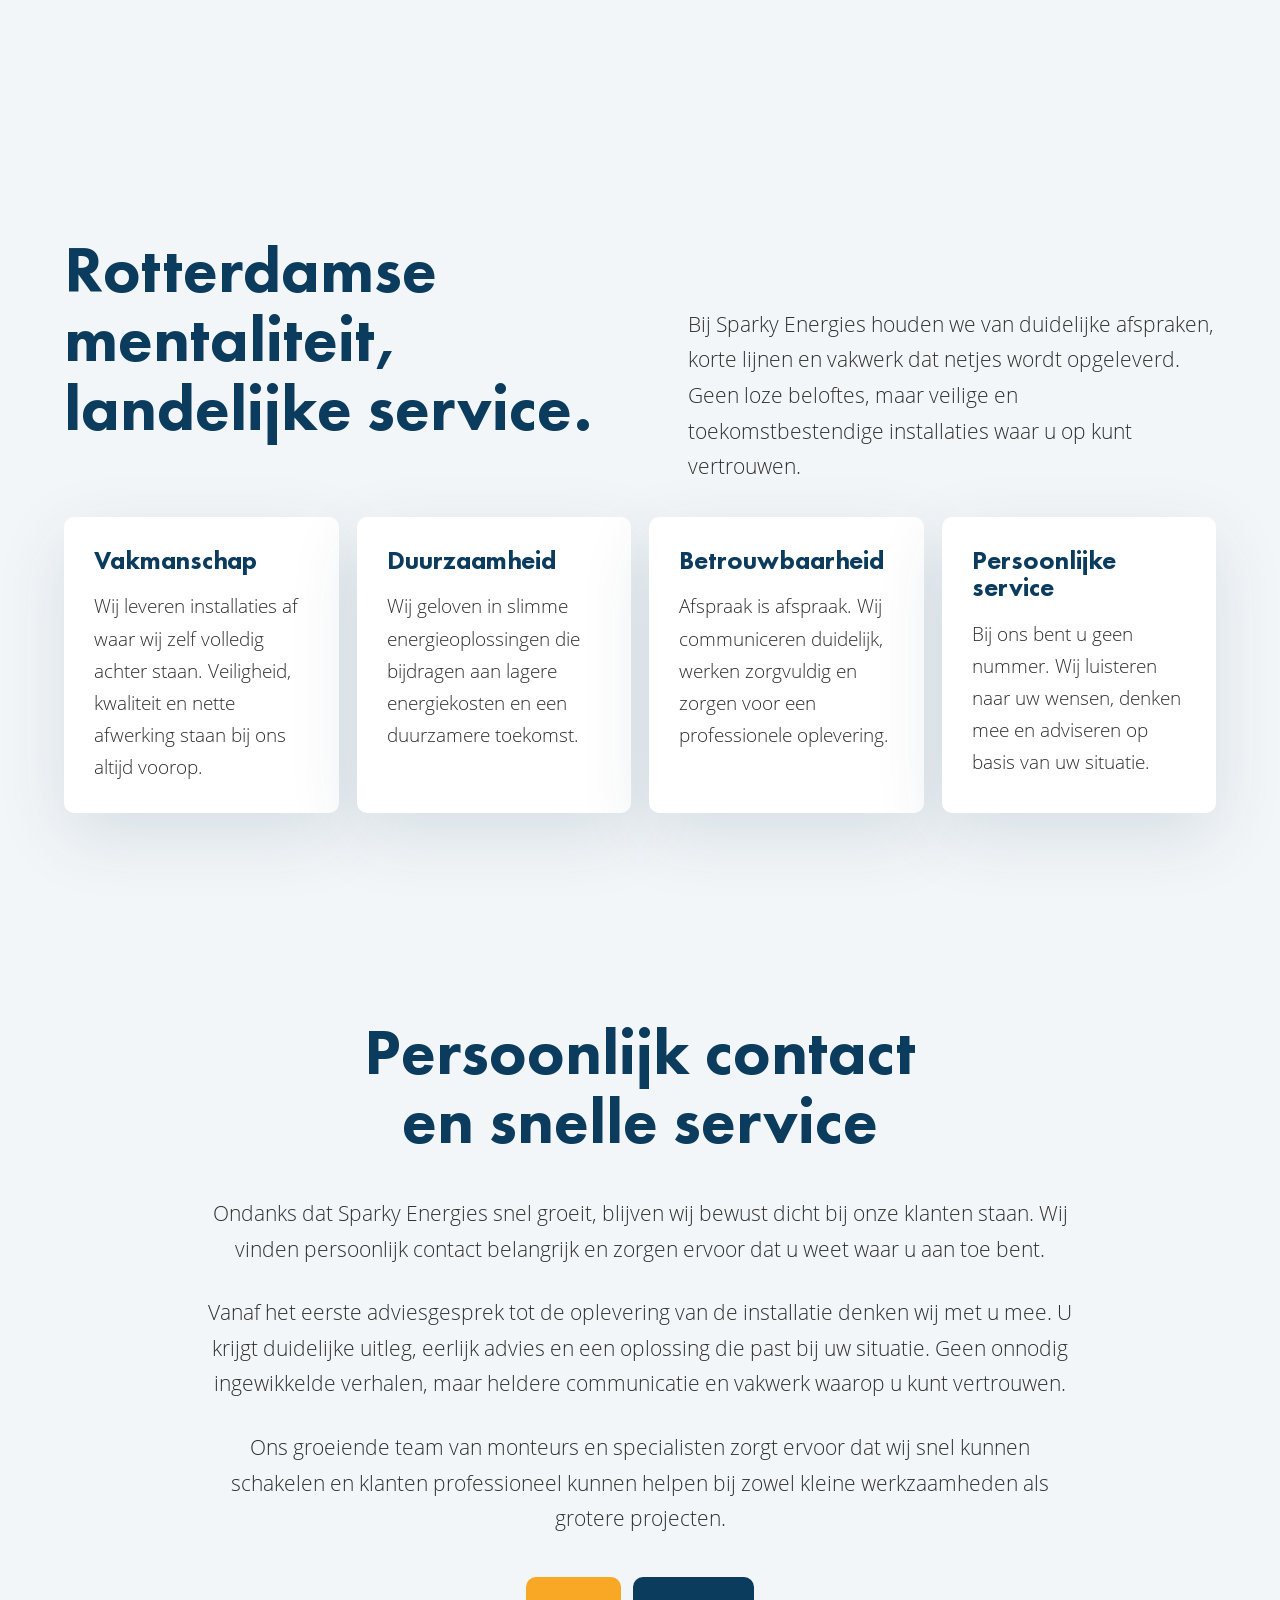
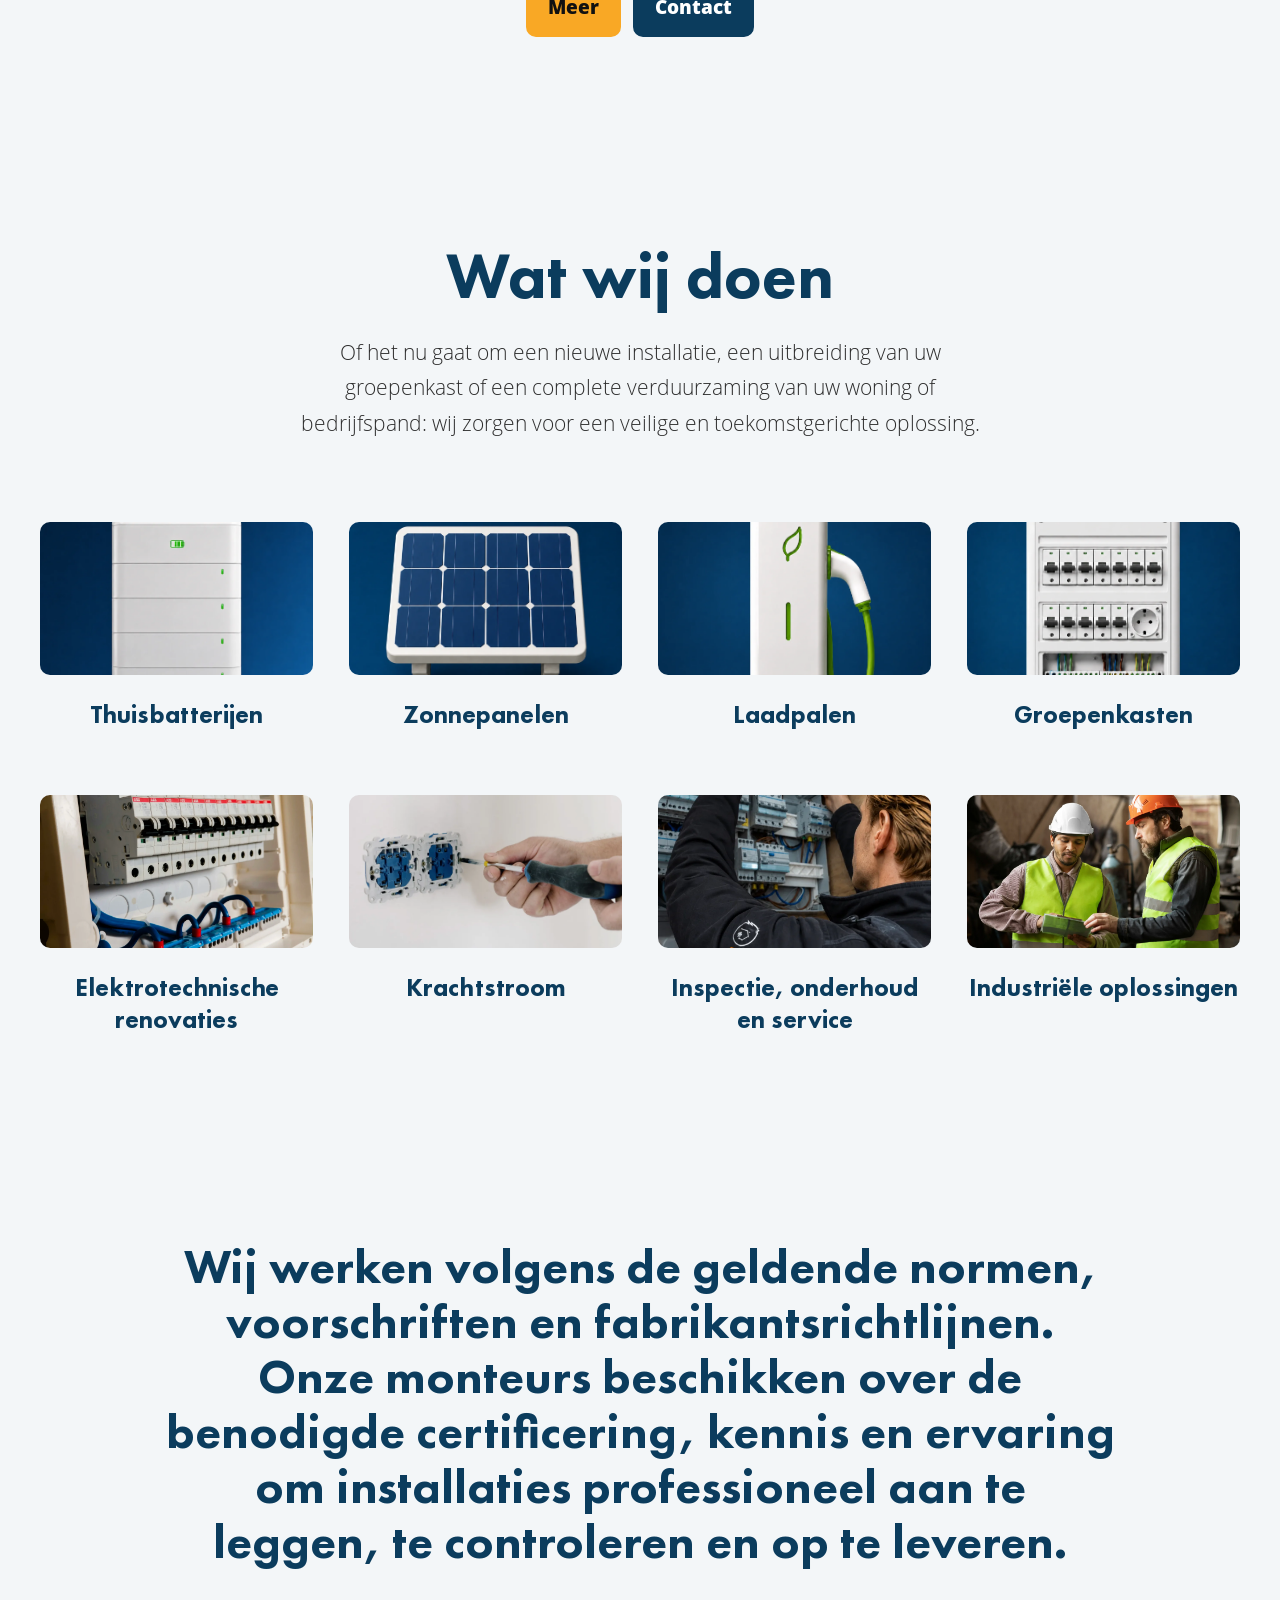
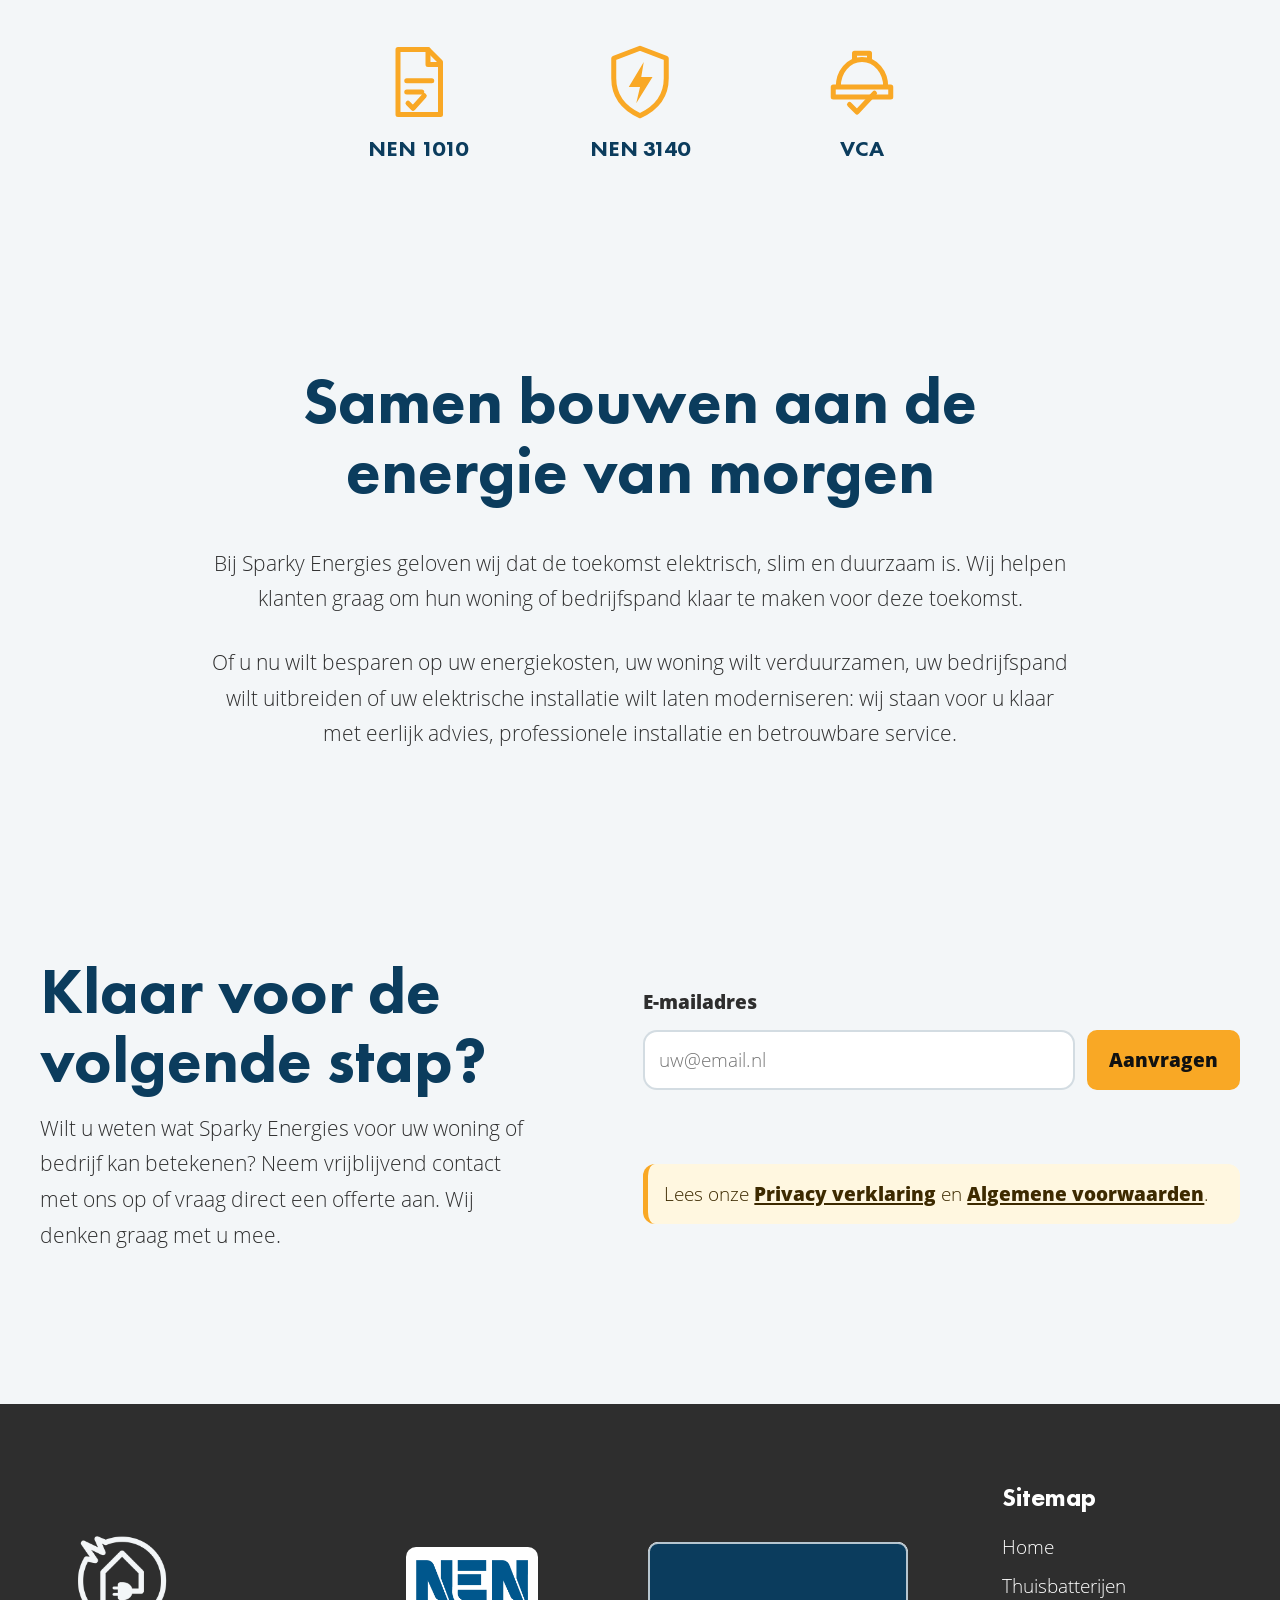
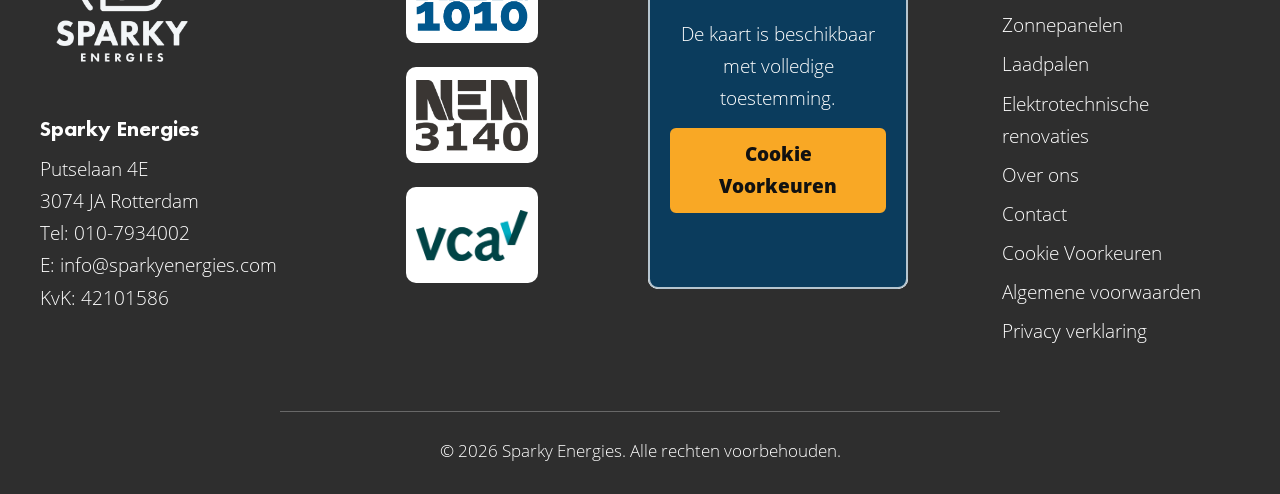
<file: over-ons.html>
<!doctype html>
<html lang="nl">
<head>
  <meta charset="utf-8" />
  <meta name="viewport" content="width=device-width, initial-scale=1" />
  <title>Elektrotechnisch bedrijf Rotterdam | Over Sparky Energies</title>
  <meta name="description" content="Maak kennis met Sparky Energies: een elektrotechnisch installatiebedrijf uit Rotterdam met persoonlijke service, vakmanschap en duurzame oplossingen." />
  <meta name="robots" content="index,follow,max-image-preview:large" />
  <meta name="color-scheme" content="light" />
  <meta name="theme-color" content="#0b3c5d" />
  <link rel="canonical" href="https://www.sparkyenergies.com/over-ons.html" />
  <meta property="og:locale" content="nl_NL" />
  <meta property="og:type" content="website" />
  <meta property="og:site_name" content="Sparky Energies" />
  <meta property="og:title" content="Elektrotechnisch bedrijf Rotterdam | Over Sparky Energies" />
  <meta property="og:description" content="Maak kennis met het elektrotechnische installatiebedrijf Sparky Energies uit Rotterdam." />
  <meta property="og:url" content="https://www.sparkyenergies.com/over-ons.html" />
  <meta property="og:image" content="https://www.sparkyenergies.com/assets/img/SparkyEnergies_Algemeen_Afbeelding_09.jpg" />
  <meta property="og:image:type" content="image/jpeg" />
  <meta property="og:image:width" content="1672" />
  <meta property="og:image:height" content="941" />
  <meta property="og:image:alt" content="Sparky Energies, elektrotechnisch bedrijf uit Rotterdam" />
  <meta name="twitter:card" content="summary_large_image" />
  <meta name="twitter:title" content="Elektrotechnisch bedrijf Rotterdam | Over Sparky Energies" />
  <meta name="twitter:description" content="Persoonlijke service, vakmanschap en duurzame elektrotechnische oplossingen." />
  <meta name="twitter:image" content="https://www.sparkyenergies.com/assets/img/SparkyEnergies_Algemeen_Afbeelding_09.jpg" />
  <link rel="preload" href="assets/fonts/Futura PT Heavy.woff2" as="font" type="font/woff2" crossorigin />
  <link rel="preload" href="assets/fonts/Open Sans Light.woff2" as="font" type="font/woff2" crossorigin />
  <link rel="stylesheet" href="assets/css/styles.css" />
  <link rel="icon" type="image/png" href="assets/img/SparkyEnergies_Algemeen_Afbeelding_01.png" />
  <link rel="apple-touch-icon" href="assets/img/SparkyEnergies_Algemeen_Afbeelding_01.png" />
  <script src="assets/js/cookie-consent.js" defer></script>
  <script type="application/ld+json">
  {
    "@context": "https://schema.org",
    "@graph": [
      {
        "@type": "Electrician",
        "@id": "https://www.sparkyenergies.com/#business",
        "name": "Sparky Energies",
        "url": "https://www.sparkyenergies.com/",
        "logo": "https://www.sparkyenergies.com/assets/img/SparkyEnergies_Algemeen_Afbeelding_02.png",
        "image": "https://www.sparkyenergies.com/assets/img/SparkyEnergies_Algemeen_Afbeelding_09.jpg",
        "telephone": "+31 10 793 4002",
        "email": "info@sparkyenergies.com",
        "identifier": { "@type": "PropertyValue", "propertyID": "KvK", "value": "42100586" },
        "address": {
          "@type": "PostalAddress",
          "streetAddress": "Putselaan 4E",
          "postalCode": "3074 JA",
          "addressLocality": "Rotterdam",
          "addressRegion": "Zuid-Holland",
          "addressCountry": "NL"
        },
        "areaServed": { "@type": "Country", "name": "Nederland" },
        "hasMap": "https://www.google.com/maps/search/?api=1&query=Putselaan%204E%2C%203074%20JA%20Rotterdam"
      },
      {
        "@type": "WebSite",
        "@id": "https://www.sparkyenergies.com/#website",
        "url": "https://www.sparkyenergies.com/",
        "name": "Sparky Energies",
        "publisher": { "@id": "https://www.sparkyenergies.com/#business" },
        "inLanguage": "nl-NL"
      },
      {
        "@type": "AboutPage",
        "@id": "https://www.sparkyenergies.com/over-ons.html#webpage",
        "url": "https://www.sparkyenergies.com/over-ons.html",
        "name": "Elektrotechnisch bedrijf Rotterdam | Over Sparky Energies",
        "description": "Maak kennis met Sparky Energies: een elektrotechnisch installatiebedrijf uit Rotterdam met persoonlijke service, vakmanschap en duurzame oplossingen.",
        "isPartOf": { "@id": "https://www.sparkyenergies.com/#website" },
        "about": { "@id": "https://www.sparkyenergies.com/#business" },
        "inLanguage": "nl-NL"
      }
    ]
  }
  </script>
</head>
<body id="overOnsSectBody" class="siteBody overOnsSectBody" data-page="Over ons" data-page-number="6">
<header id="siteHeader" class="siteHeader">
  <a class="skipLink" href="#mainContent">Direct naar inhoud</a>
  <nav id="hoofdNavigatie" class="hoofdNavigatie" aria-label="Hoofdnavigatie">
    <a id="siteLogoLink" class="siteLogoLink" href="index.html" aria-label="Sparky Energies home">
      <img src="assets/img/SparkyEnergies_Algemeen_Afbeelding_02.png" alt="Sparky Energies logo" class="siteLogoAfbeelding" width="512" height="506" />
    </a>
    <button id="navigatieMenuKnop" class="navigatieMenuKnop" type="button" aria-controls="primaireNavigatieLijst" aria-expanded="false">
      <span class="srOnly">Menu openen of sluiten</span>
      <span aria-hidden="true">☰</span>
    </button>
    <ul id="primaireNavigatieLijst" class="primaireNavigatieLijst" role="list"><li><a href="index.html">Home</a></li><li><a href="thuisbatterijen.html">Thuisbatterijen</a></li><li><a href="zonnepanelen.html">Zonnepanelen</a></li><li><a href="laadpalen.html">Laadpalen</a></li><li><a href="elektrotechnische-renovaties.html">Elektrotechnische renovaties</a></li><li><a aria-current="page" href="over-ons.html">Over ons</a></li></ul>
    <div class="hoofdNavigatieActies">
      <a id="hoofdNavigatieContact" class="hoofdNavigatieContact" href="contact.html">Contact</a>
      <nav id="toegankelijkheidPaneel" class="toegankelijkheidPaneel" aria-label="Toegankelijkheidsopties">
      <button id="knopGrotereTekst" class="toegankelijkheidKnop" type="button" data-accessibility-action="toggle-text-size" aria-pressed="false">Grotere tekst</button>
      <button id="knopHoogContrast" class="toegankelijkheidKnop" type="button" data-accessibility-action="toggle-contrast" aria-pressed="false">Hoog contrast</button>
      <button id="knopVoorlezen" class="toegankelijkheidKnop" type="button" data-accessibility-action="read-page">Lees voor</button>
      <button id="knopVoorlezenStop" class="toegankelijkheidKnop" type="button" data-accessibility-action="stop-reading">Stop</button>
      </nav>
    </div>
  </nav>
</header>
<main id="mainContent" class="mainContent" tabindex="-1">
<section id="overOnsSectJongGedrevenEnGebouwdOpVakmanschap" class="siteSectie overOnsSectJongGedrevenEnGebouwdOpVakmanschap overOnsHeroVolledigeBreedte" data-page="Over ons" data-page-number="6" data-section-number="1" data-section-title="Jong, gedreven en gebouwd op vakmanschap" aria-labelledby="overOnsSectJongGedrevenEnGebouwdOpVakmanschapH1">
  <figure id="overOnsSectJongGedrevenEnGebouwdOpVakmanschapMediaPlaceholder" class="overOnsHeroAchtergrond" aria-hidden="true">
   <!-- <img class="overOnsHeroAchtergrondAfbeelding" src="assets/img/SparkyEnergies_Algemeen_Afbeelding_09.jpg" alt="Zonnepanelen-installatie op een dak" width="1920" height="1080" decoding="async" />
    <figcaption class="overOnsHeroAchtergrondLabel">Zonnepanelen-installatie</figcaption> -->
  </figure>
  <header class="sectieKop overOnsSectJongGedrevenEnGebouwdOpVakmanschapKop">
    <h1 id="overOnsSectJongGedrevenEnGebouwdOpVakmanschapH1" class="sectieTitel">Jong, gedreven en gebouwd op vakmanschap</h1>
    <p id="overOnsSectJongGedrevenEnGebouwdOpVakmanschapP01" class="sectieIntro">Sparky Energies groeide uit een eenvoudig idee: twee vrienden uit de bouw en elektrotechniek wilden samen iets opbouwen waar kwaliteit en eerlijkheid voorop staan. Die basis vormt nog steeds het hart van wat wij doen. Wij geloven dat goed werk begint met luisteren, doorgaat met vakmanschap en eindigt met een klant die tevreden is.</p>
  </header>
</section>
<section id="overOnsSectTweeVriendenEenDoel" class="siteSectie overOnsSectTweeVriendenEenDoel overOnsGecentreerdeTekst" data-page="Over ons" data-page-number="6" data-section-number="2" data-section-title="Twee vrienden, één doel" aria-labelledby="overOnsSectTweeVriendenEenDoelH2">
  <header class="sectieKop overOnsSectTweeVriendenEenDoelKop">
    <h2 id="overOnsSectTweeVriendenEenDoelH2" class="sectieTitel">Twee vrienden, één doel</h2>
    <div class="overOnsSectTweeVriendenEenDoelTekst overOnsGecentreerdeTekstInhoud">
      <p id="overOnsSectTweeVriendenEenDoelP01" class="sectieIntro">Sparky Energies is een jong en ambitieus elektrotechnisch installatiebedrijf, opgericht door twee vrienden met jarenlange ervaring in de bouw en elektrotechniek. Vanuit een gedeelde passie voor techniek, ondernemerschap en duurzaamheid hebben wij onze kennis gebundeld om klanten te helpen met veilige, nette en toekomstbestendige installaties.</p>
      <p id="overOnsSectTweeVriendenEenDoelP02" class="contentParagraaf">Door onze achtergrond in zowel de bouw als elektrotechniek begrijpen wij hoe belangrijk vakmanschap, planning, duidelijke communicatie en betrouwbare uitvoering zijn. Wij kijken niet alleen naar de installatie zelf, maar ook naar de situatie eromheen. Zo zorgen wij voor oplossingen die praktisch uitvoerbaar zijn, veilig functioneren en klaar zijn voor de toekomst.</p>
      <p id="overOnsSectTweeVriendenEenDoelP03" class="contentParagraaf">Bij Sparky Energies staan persoonlijke service, duurzame oplossingen en kwaliteit centraal. Of het nu gaat om een woning, bedrijfspand of industriële omgeving: wij denken met u mee en leveren installaties waar u jarenlang op kunt vertrouwen.</p>
    </div>
  </header>
  <nav class="sectionActies" aria-label="Acties voor sectie Twee vrienden, één doel">
    <!-- <a id="overOnsSectTweeVriendenEenDoelBtn01Meer" class="siteBtn siteBtnPrimary overOnsSectTweeVriendenEenDoelKnop" href="#overOnsSectKlaarVoorDeVolgendeStap" data-button-page="Over ons" data-button-section="Twee vrienden, één doel" data-link-type="interne-sectie" data-target-page="Over ons" data-target-section="overOnsSectKlaarVoorDeVolgendeStap">Meer</a>
    <a id="overOnsSectTweeVriendenEenDoelBtn02Diensten" class="siteBtn siteBtnSecondary overOnsSectTweeVriendenEenDoelKnop" href="index.html#homeSectWatWijVoorUInstallerenEnOnderhouden" data-button-page="Over ons" data-button-section="Twee vrienden, één doel" data-link-type="interne-pagina-sectie" data-target-page="Home" data-target-section="homeSectWatWijVoorUInstallerenEnOnderhouden">Diensten</a> -->
  </nav>
</section>
<section id="overOnsSectRotterdamseMentaliteitLandelijkeService" class="siteSectie overOnsSectRotterdamseMentaliteitLandelijkeService kenmerkKaartenSectie layoutFeatureColumnsTransparent overOnsAchtergrondSectieVolledigeBreedte" data-page="Over ons" data-page-number="6" data-section-number="3" data-section-title="Rotterdamse mentaliteit, landelijke service." aria-labelledby="overOnsSectRotterdamseMentaliteitLandelijkeServiceH2">
<figure id="overOnsSectRotterdamseMentaliteitLandelijkeServiceMediaPlaceholder" class="overOnsHeroAchtergrond" aria-hidden="true">
  <!--<img class="overOnsHeroAchtergrondAfbeelding" src="assets/img/SparkyEnergies_Algemeen_Afbeelding_09.jpg" alt="Zonnepanelen-installatie op een dak" width="1920" height="1080" loading="lazy" decoding="async" />
  <figcaption class="overOnsHeroAchtergrondLabel">Zonnepanelen-installatie</figcaption>  -->
</figure>
<header class="sectieKop overOnsSectRotterdamseMentaliteitLandelijkeServiceKop">
 <h2 id="overOnsSectRotterdamseMentaliteitLandelijkeServiceH2" class="sectieTitel">Rotterdamse mentaliteit, landelijke service.</h2>
  <p id="overOnsSectRotterdamseMentaliteitLandelijkeServiceP01" class="sectieIntro"><br><br>Bij Sparky Energies houden we van duidelijke afspraken, korte lijnen en vakwerk dat netjes wordt opgeleverd. Geen loze beloftes, maar veilige en toekomstbestendige installaties waar u op kunt vertrouwen.</p>
</header>
<ul id="overOnsSectRotterdamseMentaliteitLandelijkeServiceLijst" class="kaartLijst overOnsSectRotterdamseMentaliteitLandelijkeServiceLijst kenmerkKaartLijst kenmerkKaartLijstAutoHoogte" role="list">
  <li class="kaartLijstItem">
    <article id="overOnsSectRotterdamseMentaliteitLandelijkeServiceArtikel01" class="kaart overOnsSectRotterdamseMentaliteitLandelijkeServiceKaart kenmerkKaart">
      <h3 id="overOnsSectRotterdamseMentaliteitLandelijkeServiceArtikel01H3">Vakmanschap</h3>
      <p id="overOnsSectRotterdamseMentaliteitLandelijkeServiceArtikel01P01">Wij leveren installaties af waar wij zelf volledig achter staan. Veiligheid, kwaliteit en nette afwerking staan bij ons altijd voorop.</p>
    </article>
  </li>
  <li class="kaartLijstItem">
    <article id="overOnsSectRotterdamseMentaliteitLandelijkeServiceArtikel02" class="kaart overOnsSectRotterdamseMentaliteitLandelijkeServiceKaart kenmerkKaart">
      <h3 id="overOnsSectRotterdamseMentaliteitLandelijkeServiceArtikel02H3">Duurzaamheid</h3>
      <p id="overOnsSectRotterdamseMentaliteitLandelijkeServiceArtikel02P01">Wij geloven in slimme energieoplossingen die bijdragen aan lagere energiekosten en een duurzamere toekomst.</p>
    </article>
  </li>
  <li class="kaartLijstItem">
    <article id="overOnsSectRotterdamseMentaliteitLandelijkeServiceArtikel03" class="kaart overOnsSectRotterdamseMentaliteitLandelijkeServiceKaart kenmerkKaart">
      <h3 id="overOnsSectRotterdamseMentaliteitLandelijkeServiceArtikel03H3">Betrouwbaarheid</h3>
      <p id="overOnsSectRotterdamseMentaliteitLandelijkeServiceArtikel03P01">Afspraak is afspraak. Wij communiceren duidelijk, werken zorgvuldig en zorgen voor een professionele oplevering.</p>
    </article>
  </li>
  <li class="kaartLijstItem">
    <article id="overOnsSectRotterdamseMentaliteitLandelijkeServiceArtikel04" class="kaart overOnsSectRotterdamseMentaliteitLandelijkeServiceKaart kenmerkKaart">
      <h3 id="overOnsSectRotterdamseMentaliteitLandelijkeServiceArtikel04H3">Persoonlijke service</h3>
      <p id="overOnsSectRotterdamseMentaliteitLandelijkeServiceArtikel04P01">Bij ons bent u geen nummer. Wij luisteren naar uw wensen, denken mee en adviseren op basis van uw situatie.</p>
    </article>
  </li>
</ul>

</section>
<section id="overOnsSectPersoonlijkContactEnSnelleService" class="siteSectie overOnsSectPersoonlijkContactEnSnelleService overOnsGecentreerdeTekst" data-page="Over ons" data-page-number="6" data-section-number="4" data-section-title="Persoonlijk contact en snelle service" aria-labelledby="overOnsSectPersoonlijkContactEnSnelleServiceH2">
  <header class="sectieKop overOnsSectPersoonlijkContactEnSnelleServiceKop">
    <h2 id="overOnsSectPersoonlijkContactEnSnelleServiceH2" class="sectieTitel">Persoonlijk contact en snelle service</h2>
    <div class="overOnsGecentreerdeTekstInhoud">
      <p id="overOnsSectPersoonlijkContactEnSnelleServiceP01" class="sectieIntro">Ondanks dat Sparky Energies snel groeit, blijven wij bewust dicht bij onze klanten staan. Wij vinden persoonlijk contact belangrijk en zorgen ervoor dat u weet waar u aan toe bent.</p>
      <p id="overOnsSectPersoonlijkContactEnSnelleServiceP02" class="contentParagraaf">Vanaf het eerste adviesgesprek tot de oplevering van de installatie denken wij met u mee. U krijgt duidelijke uitleg, eerlijk advies en een oplossing die past bij uw situatie. Geen onnodig ingewikkelde verhalen, maar heldere communicatie en vakwerk waarop u kunt vertrouwen.</p>
      <p id="overOnsSectPersoonlijkContactEnSnelleServiceP03" class="contentParagraaf">Ons groeiende team van monteurs en specialisten zorgt ervoor dat wij snel kunnen schakelen en klanten professioneel kunnen helpen bij zowel kleine werkzaamheden als grotere projecten.</p>
    </div>
  </header>
  <nav class="sectionActies" aria-label="Acties voor sectie Persoonlijk contact en snelle service">
    <a id="overOnsSectPersoonlijkContactEnSnelleServiceBtn01Meer" class="siteBtn siteBtnPrimary overOnsSectPersoonlijkContactEnSnelleServiceKnop" href="#overOnsSectKlaarVoorDeVolgendeStap" data-button-page="Over ons" data-button-section="Persoonlijk contact en snelle service" data-link-type="interne-sectie" data-target-page="Over ons" data-target-section="overOnsSectKlaarVoorDeVolgendeStap">Meer</a>
    <a id="overOnsSectPersoonlijkContactEnSnelleServiceBtn02Contact" class="siteBtn siteBtnSecondary overOnsSectPersoonlijkContactEnSnelleServiceKnop" href="contact.html#contactSectLatenWeBeginnen" data-button-page="Over ons" data-button-section="Persoonlijk contact en snelle service" data-link-type="interne-pagina-sectie" data-target-page="Contact" data-target-section="contactSectLatenWeBeginnen">Contact</a>
  </nav>
</section>
<section id="overOnsSectWatWijDoen" class="siteSectie overOnsSectWatWijDoen layoutImageGrid" data-page="Over ons" data-page-number="6" data-section-number="5" data-section-title="Wat wij doen" aria-labelledby="overOnsSectWatWijDoenH2">
  <header class="sectieKop overOnsSectWatWijDoenKop">
    <h2 id="overOnsSectWatWijDoenH2" class="sectieTitel">Wat wij doen</h2>
    <p id="overOnsSectWatWijDoenP01" class="sectieIntro">Of het nu gaat om een nieuwe installatie, een uitbreiding van uw groepenkast of een complete verduurzaming van uw woning of bedrijfspand: wij zorgen voor een veilige en toekomstgerichte oplossing.</p>
  </header>
  <ul id="overOnsSectWatWijDoenLijst" class="overOnsSectWatWijDoenLijst" role="list">
    <li id="overOnsSectWatWijDoenItem01">
      <article class="overOnsSectWatWijDoenItem" aria-labelledby="overOnsSectWatWijDoenItem01H3">
        <a id="overOnsSectWatWijDoenLink01Thuisbatterijen" class="overOnsSectWatWijDoenLink" href="thuisbatterijen.html" data-button-page="Over ons" data-button-section="Wat wij doen" data-link-type="interne-pagina" data-target-page="Thuisbatterijen">
          <figure class="overOnsSectWatWijDoenMedia"><img src="assets/img/SparkyEnergies_Algemeen_Afbeelding_10.webp" alt="Beeldplaceholder voor thuisbatterijen" width="800" height="450" loading="lazy" decoding="async" /></figure>
          <h3 id="overOnsSectWatWijDoenItem01H3">Thuisbatterijen</h3>
        </a>
      </article>
    </li>
    <li id="overOnsSectWatWijDoenItem02">
      <article class="overOnsSectWatWijDoenItem" aria-labelledby="overOnsSectWatWijDoenItem02H3">
        <a id="overOnsSectWatWijDoenLink02Zonnepanelen" class="overOnsSectWatWijDoenLink" href="zonnepanelen.html" data-button-page="Over ons" data-button-section="Wat wij doen" data-link-type="interne-pagina" data-target-page="Zonnepanelen">
          <figure class="overOnsSectWatWijDoenMedia"><img src="assets/img/SparkyEnergies_Algemeen_Afbeelding_11.webp" alt="Beeldplaceholder voor zonnepanelen" width="800" height="450" loading="lazy" decoding="async" /></figure>
          <h3 id="overOnsSectWatWijDoenItem02H3">Zonnepanelen</h3>
        </a>
      </article>
    </li>
    <li id="overOnsSectWatWijDoenItem03">
      <article class="overOnsSectWatWijDoenItem" aria-labelledby="overOnsSectWatWijDoenItem03H3">
        <a id="overOnsSectWatWijDoenLink03Laadpalen" class="overOnsSectWatWijDoenLink" href="laadpalen.html" data-button-page="Over ons" data-button-section="Wat wij doen" data-link-type="interne-pagina" data-target-page="Laadpalen">
          <figure class="overOnsSectWatWijDoenMedia"><img src="assets/img/SparkyEnergies_Algemeen_Afbeelding_12.webp" alt="Beeldplaceholder voor laadpalen" width="800" height="450" loading="lazy" decoding="async" /></figure>
          <h3 id="overOnsSectWatWijDoenItem03H3">Laadpalen</h3>
        </a>
      </article>
    </li>
    <li id="overOnsSectWatWijDoenItem04">
      <article class="overOnsSectWatWijDoenItem" aria-labelledby="overOnsSectWatWijDoenItem04H3">
        <a id="overOnsSectWatWijDoenLink04Groepenkasten" class="overOnsSectWatWijDoenLink" href="elektrotechnische-renovaties.html#elektrotechnischeRenovatiesSectGroepenkastHetHartVanUwWoning" data-button-page="Over ons" data-button-section="Wat wij doen" data-link-type="interne-pagina-sectie" data-target-page="Elektrotechnische renovaties" data-target-section="elektrotechnischeRenovatiesSectGroepenkastHetHartVanUwWoning">
          <figure class="overOnsSectWatWijDoenMedia"><img src="assets/img/SparkyEnergies_Algemeen_Afbeelding_13.webp" alt="Beeldplaceholder voor groepenkasten" width="800" height="450" loading="lazy" decoding="async" /></figure>
          <h3 id="overOnsSectWatWijDoenItem04H3">Groepenkasten</h3>
        </a>
      </article>
    </li>
    <li id="overOnsSectWatWijDoenItem05">
      <article class="overOnsSectWatWijDoenItem" aria-labelledby="overOnsSectWatWijDoenItem05H3">
        <a id="overOnsSectWatWijDoenLink05ElektrotechnischeRenovaties" class="overOnsSectWatWijDoenLink" href="elektrotechnische-renovaties.html" data-button-page="Over ons" data-button-section="Wat wij doen" data-link-type="interne-pagina" data-target-page="Elektrotechnische renovaties">
          <figure class="overOnsSectWatWijDoenMedia"><img src="assets/img/SparkyEnergies_OverOns_Afbeelding_01.webp" alt="Beeldplaceholder voor elektrotechnische renovaties" width="800" height="450" loading="lazy" decoding="async" /></figure>
          <h3 id="overOnsSectWatWijDoenItem05H3">Elektrotechnische renovaties</h3>
        </a>
      </article>
    </li>
    <li id="overOnsSectWatWijDoenItem06">
      <article class="overOnsSectWatWijDoenItem" aria-labelledby="overOnsSectWatWijDoenItem06H3">
        <a id="overOnsSectWatWijDoenLink06Krachtstroom" class="overOnsSectWatWijDoenLink" href="elektrotechnische-renovaties.html#elektrotechnischeRenovatiesSectElektraVoorBedrijfspanden" data-button-page="Over ons" data-button-section="Wat wij doen" data-link-type="interne-pagina-sectie" data-target-page="Elektrotechnische renovaties" data-target-section="elektrotechnischeRenovatiesSectElektraVoorBedrijfspanden">
          <figure class="overOnsSectWatWijDoenMedia"><img src="assets/img/SparkyEnergies_OverOns_Afbeelding_02.webp" alt="Beeldplaceholder voor krachtstroom" width="800" height="450" loading="lazy" decoding="async" /></figure>
          <h3 id="overOnsSectWatWijDoenItem06H3">Krachtstroom</h3>
        </a>
      </article>
    </li>
    <li id="overOnsSectWatWijDoenItem07">
      <article class="overOnsSectWatWijDoenItem" aria-labelledby="overOnsSectWatWijDoenItem07H3">
        <a id="overOnsSectWatWijDoenLink07InspectieOnderhoudEnService" class="overOnsSectWatWijDoenLink" href="#overOnsSectWerkenVolgensNormenEnFabrikantsrichtlijnen" data-button-page="Over ons" data-button-section="Wat wij doen" data-link-type="interne-sectie" data-target-page="Over ons" data-target-section="overOnsSectWerkenVolgensNormenEnFabrikantsrichtlijnen">
          <figure class="overOnsSectWatWijDoenMedia"><img src="assets/img/SparkyEnergies_OverOns_Afbeelding_03.webp" alt="Beeldplaceholder voor inspectie, onderhoud en service" width="800" height="450" loading="lazy" decoding="async" /></figure>
          <h3 id="overOnsSectWatWijDoenItem07H3">Inspectie, onderhoud en service</h3>
        </a>
      </article>
    </li>
    <li id="overOnsSectWatWijDoenItem08">
      <article class="overOnsSectWatWijDoenItem" aria-labelledby="overOnsSectWatWijDoenItem08H3">
        <a id="overOnsSectWatWijDoenLink08IndustrieleOplossingen" class="overOnsSectWatWijDoenLink" href="elektrotechnische-renovaties.html#elektrotechnischeRenovatiesSectElektraVoorBedrijfspanden" data-button-page="Over ons" data-button-section="Wat wij doen" data-link-type="interne-pagina-sectie" data-target-page="Elektrotechnische renovaties" data-target-section="elektrotechnischeRenovatiesSectElektraVoorBedrijfspanden">
          <figure class="overOnsSectWatWijDoenMedia"><img src="assets/img/SparkyEnergies_OverOns_Afbeelding_04.webp" alt="Beeldplaceholder voor industriële oplossingen" width="800" height="450" loading="lazy" decoding="async" /></figure>
          <h3 id="overOnsSectWatWijDoenItem08H3">Industriële oplossingen</h3>
        </a>
      </article>
    </li>
  </ul>
</section>
<section id="overOnsSectWerkenVolgensNormenEnFabrikantsrichtlijnen" class="siteSectie overOnsSectWerkenVolgensNormenEnFabrikantsrichtlijnen layoutCertificationLogos" data-page="Over ons" data-page-number="6" data-section-number="6" data-section-title="Werken volgens normen en fabrikantsrichtlijnen" aria-labelledby="overOnsSectWerkenVolgensNormenEnFabrikantsrichtlijnenH2">
  <header class="sectieKop overOnsSectWerkenVolgensNormenEnFabrikantsrichtlijnenKop">
    <h2 id="overOnsSectWerkenVolgensNormenEnFabrikantsrichtlijnenH2" class="sectieTitel">Wij werken volgens de geldende normen, voorschriften en fabrikantsrichtlijnen. Onze monteurs beschikken over de benodigde certificering, kennis en ervaring om installaties professioneel aan te leggen, te controleren en op te leveren.</h2>
    <p id="overOnsSectWerkenVolgensNormenEnFabrikantsrichtlijnenP01" class="sectieIntro"></p>
  </header>
  <ul id="overOnsSectWerkenVolgensNormenEnFabrikantsrichtlijnenIcoonLijst" class="overOnsNormenIcoonLijst" role="list" aria-label="Normen en veiligheidscertificering">
    <li class="overOnsNormenIcoonItem">
      <svg class="overOnsNormenIcoon" viewBox="0 0 64 64" role="img" aria-labelledby="overOnsNormenNen1010IcoonTitel">
        <title id="overOnsNormenNen1010IcoonTitel">NEN 1010, veilige laagspanningsinstallaties</title>
        <path d="M16 6h24l10 10v42H16V6Z" fill="none" stroke="currentColor" stroke-width="4" stroke-linejoin="round" />
        <path d="M40 6v12h10M23 31h20M23 40h12M24 49l4 4 9-10" fill="none" stroke="currentColor" stroke-width="4" stroke-linecap="round" stroke-linejoin="round" />
      </svg>
      <span>NEN 1010</span>
    </li>
    <li class="overOnsNormenIcoonItem">
      <svg class="overOnsNormenIcoon" viewBox="0 0 64 64" role="img" aria-labelledby="overOnsNormenNen3140IcoonTitel">
        <title id="overOnsNormenNen3140IcoonTitel">NEN 3140, veilige bedrijfsvoering van elektrische installaties</title>
        <path d="M32 5 53 13v16c0 14-8 24-21 30C19 53 11 43 11 29V13L32 5Z" fill="none" stroke="currentColor" stroke-width="4" stroke-linejoin="round" />
        <path d="m35 16-12 20h9l-3 13 13-21h-9l2-12Z" fill="currentColor" />
      </svg>
      <span>NEN 3140</span>
    </li>
    <li class="overOnsNormenIcoonItem">
      <svg class="overOnsNormenIcoon" viewBox="0 0 64 64" role="img" aria-labelledby="overOnsNormenVcaIcoonTitel">
        <title id="overOnsNormenVcaIcoonTitel">VCA, veilig en gezond werken</title>
        <path d="M13 36c0-12 8-22 19-22s19 10 19 22M9 36h46v8H9v-8ZM26 15V9h12v6" fill="none" stroke="currentColor" stroke-width="4" stroke-linecap="round" stroke-linejoin="round" />
        <path d="m22 50 6 6 14-15" fill="none" stroke="currentColor" stroke-width="4" stroke-linecap="round" stroke-linejoin="round" />
      </svg>
      <span>VCA</span>
    </li>
  </ul>
</section>
<section id="overOnsSectSamenBouwenAanDeEnergieVanMorgen" class="siteSectie overOnsSectSamenBouwenAanDeEnergieVanMorgen overOnsGecentreerdeTekst" data-page="Over ons" data-page-number="6" data-section-number="7" data-section-title="Samen bouwen aan de energie van morgen" aria-labelledby="overOnsSectSamenBouwenAanDeEnergieVanMorgenH2">
  <header class="sectieKop overOnsSectSamenBouwenAanDeEnergieVanMorgenKop">
    <h2 id="overOnsSectSamenBouwenAanDeEnergieVanMorgenH2" class="sectieTitel">Samen bouwen aan de energie van morgen</h2>
    <div class="overOnsGecentreerdeTekstInhoud">
      <p id="overOnsSectSamenBouwenAanDeEnergieVanMorgenP01" class="sectieIntro">Bij Sparky Energies geloven wij dat de toekomst elektrisch, slim en duurzaam is. Wij helpen klanten graag om hun woning of bedrijfspand klaar te maken voor deze toekomst.</p>
      <p id="overOnsSectSamenBouwenAanDeEnergieVanMorgenP02" class="contentParagraaf">Of u nu wilt besparen op uw energiekosten, uw woning wilt verduurzamen, uw bedrijfspand wilt uitbreiden of uw elektrische installatie wilt laten moderniseren: wij staan voor u klaar met eerlijk advies, professionele installatie en betrouwbare service.</p>
    </div>
  </header>
</section>
<section id="overOnsSectKlaarVoorDeVolgendeStap" class="siteSectie overOnsSectKlaarVoorDeVolgendeStap layoutEmailCta" data-page="Over ons" data-page-number="6" data-section-number="8" data-section-title="Klaar voor de volgende stap?" aria-labelledby="overOnsSectKlaarVoorDeVolgendeStapH2">
  <header class="sectieKop overOnsSectKlaarVoorDeVolgendeStapKop">
    <h2 id="overOnsSectKlaarVoorDeVolgendeStapH2" class="sectieTitel">Klaar voor de volgende stap?</h2>
    <p id="overOnsSectKlaarVoorDeVolgendeStapP01" class="sectieIntro">Wilt u weten wat Sparky Energies voor uw woning of bedrijf kan betekenen? Neem vrijblijvend contact met ons op of vraag direct een offerte aan. Wij denken graag met u mee.</p>
  </header>
  <form id="overOnsSectKlaarVoorDeVolgendeStapFormulier" class="emailCtaFormulier" action="https://formspree.io/f/xnjenvqd" method="post" data-formspree-form aria-describedby="overOnsSectKlaarVoorDeVolgendeStapFormulierNotitie">
    <input type="hidden" name="_subject" value="Nieuwe aanvraag via Over ons" />
    <input type="hidden" name="bron" value="Over ons – Klaar voor de volgende stap?" />
    <div class="formulierHoneypot" aria-hidden="true"><label for="overOnsSectKlaarVoorDeVolgendeStapWebsite">Laat dit veld leeg</label><input id="overOnsSectKlaarVoorDeVolgendeStapWebsite" name="_gotcha" type="text" tabindex="-1" autocomplete="off" /></div>
    <label for="overOnsSectKlaarVoorDeVolgendeStapEmailInput">E-mailadres</label>
    <input id="overOnsSectKlaarVoorDeVolgendeStapEmailInput" name="email" type="email" autocomplete="email" placeholder="uw@email.nl" required />
    <button id="overOnsSectKlaarVoorDeVolgendeStapBtn01Aanvragen" class="siteBtn siteBtnPrimary overOnsSectKlaarVoorDeVolgendeStapKnop" type="submit" data-button-page="Over ons" data-button-section="Klaar voor de volgende stap?" data-link-type="formulier-versturen">Aanvragen</button>
    <p id="overOnsSectKlaarVoorDeVolgendeStapFormulierNotitie" class="formulierNotitie" aria-live="polite" hidden></p>
  </form>
  <p id="overOnsSectKlaarVoorDeVolgendeStapP02" class="privacyNotitie">Lees onze <a href="assets/documenten/privacy-en-cookieverklaring-sparky-energies.pdf" download="privacy-en-cookieverklaring-sparky-energies.pdf">Privacy verklaring</a> en <a href="assets/documenten/algemene-voorwaarden-sparky-energies-vof.pdf" download="algemene-voorwaarden-sparky-energies-vof.pdf">Algemene voorwaarden</a>.</p>
</section>
</main>
<footer id="siteFooter" class="siteFooter">
  <section id="footerSectBedrijfsinformatie" class="footerSectie" aria-label="Bedrijfsinformatie, locatie en sitemap">
    <div class="footerKolommen">
      <section class="footerKolom footerBedrijf" aria-labelledby="footerSectBedrijfsgegevensH2">
        <h2 id="footerSectBedrijfsgegevensH2" class="srOnly">Bedrijfsgegevens</h2>
        <a class="footerLogoLink" href="index.html" aria-label="Sparky Energies home"><img class="footerLogoAfbeelding" src="assets/img/SparkyEnergies_Algemeen_Afbeelding_03.png" alt="Sparky Energies logo" width="512" height="506" loading="lazy" decoding="async" /></a>
        <address class="footerBedrijfsgegevens"><strong>Sparky Energies</strong><span>Putselaan 4E</span><span>3074 JA Rotterdam</span><a href="tel:+31107934002">Tel: 010-7934002</a><a href="mailto:info@sparkyenergies.com">E: info@sparkyenergies.com</a><span>KvK: 42101586</span></address>
      </section>
      <section class="footerKolom footerCertificeringen" aria-labelledby="footerSectCertificeringenH2">
        <h2 id="footerSectCertificeringenH2" class="srOnly">Normen en certificering</h2>
        <ul class="footerCertificeringLijst" role="list">
          <li><img class="footerCertificeringLogo" src="assets/img/SparkyEnergies_Algemeen_Afbeelding_04.png" alt="NEN 1010" width="420" height="267" loading="lazy" decoding="async" /></li>
          <li><img class="footerCertificeringLogo" src="assets/img/SparkyEnergies_Algemeen_Afbeelding_05.png" alt="NEN 3140" width="747" height="472" loading="lazy" decoding="async" /></li>
          <li><img class="footerCertificeringLogo" src="assets/img/SparkyEnergies_Algemeen_Afbeelding_06.png" alt="VCA" width="1000" height="451" loading="lazy" decoding="async" /></li>
        </ul>
      </section>
      <section class="footerKolom footerLocatie" aria-labelledby="footerSectLocatieH2">
        <h2 id="footerSectLocatieH2" class="srOnly">Onze locatie</h2>
        <iframe class="footerKaart" title="Sparky Energies aan de Putselaan 4E in Rotterdam" data-cookie-src="https://www.google.com/maps?q=Putselaan%204E%2C%203074%20JA%20Rotterdam&amp;output=embed" width="240" height="320" loading="lazy" referrerpolicy="no-referrer-when-downgrade" allowfullscreen></iframe>
      </section>
      <section class="footerKolom footerSitemap" aria-labelledby="footerSectSitemapH2">
        <h2 id="footerSectSitemapH2">Sitemap</h2>
        <nav aria-label="Footer navigatie"><ul class="footerNavigatieLijst" role="list"><li><a href="index.html">Home</a></li><li><a href="thuisbatterijen.html">Thuisbatterijen</a></li><li><a href="zonnepanelen.html">Zonnepanelen</a></li><li><a href="laadpalen.html">Laadpalen</a></li><li><a href="elektrotechnische-renovaties.html">Elektrotechnische renovaties</a></li><li><a href="over-ons.html">Over ons</a></li><li><a href="contact.html">Contact</a></li><li><a href="assets/documenten/algemene-voorwaarden-sparky-energies-vof.pdf" data-terms-download download="algemene-voorwaarden-sparky-energies-vof.pdf">Algemene voorwaarden</a></li><li><a href="assets/documenten/privacy-en-cookieverklaring-sparky-energies.pdf" data-privacy-download download="privacy-en-cookieverklaring-sparky-energies.pdf">Privacy verklaring</a></li></ul></nav>
      </section>
    </div>
    <p class="footerCopyright">© 2026 Sparky Energies. Alle rechten voorbehouden.</p>
  </section>
</footer>
<script src="assets/js/main.js" defer></script>
</body>
</html>
</file>
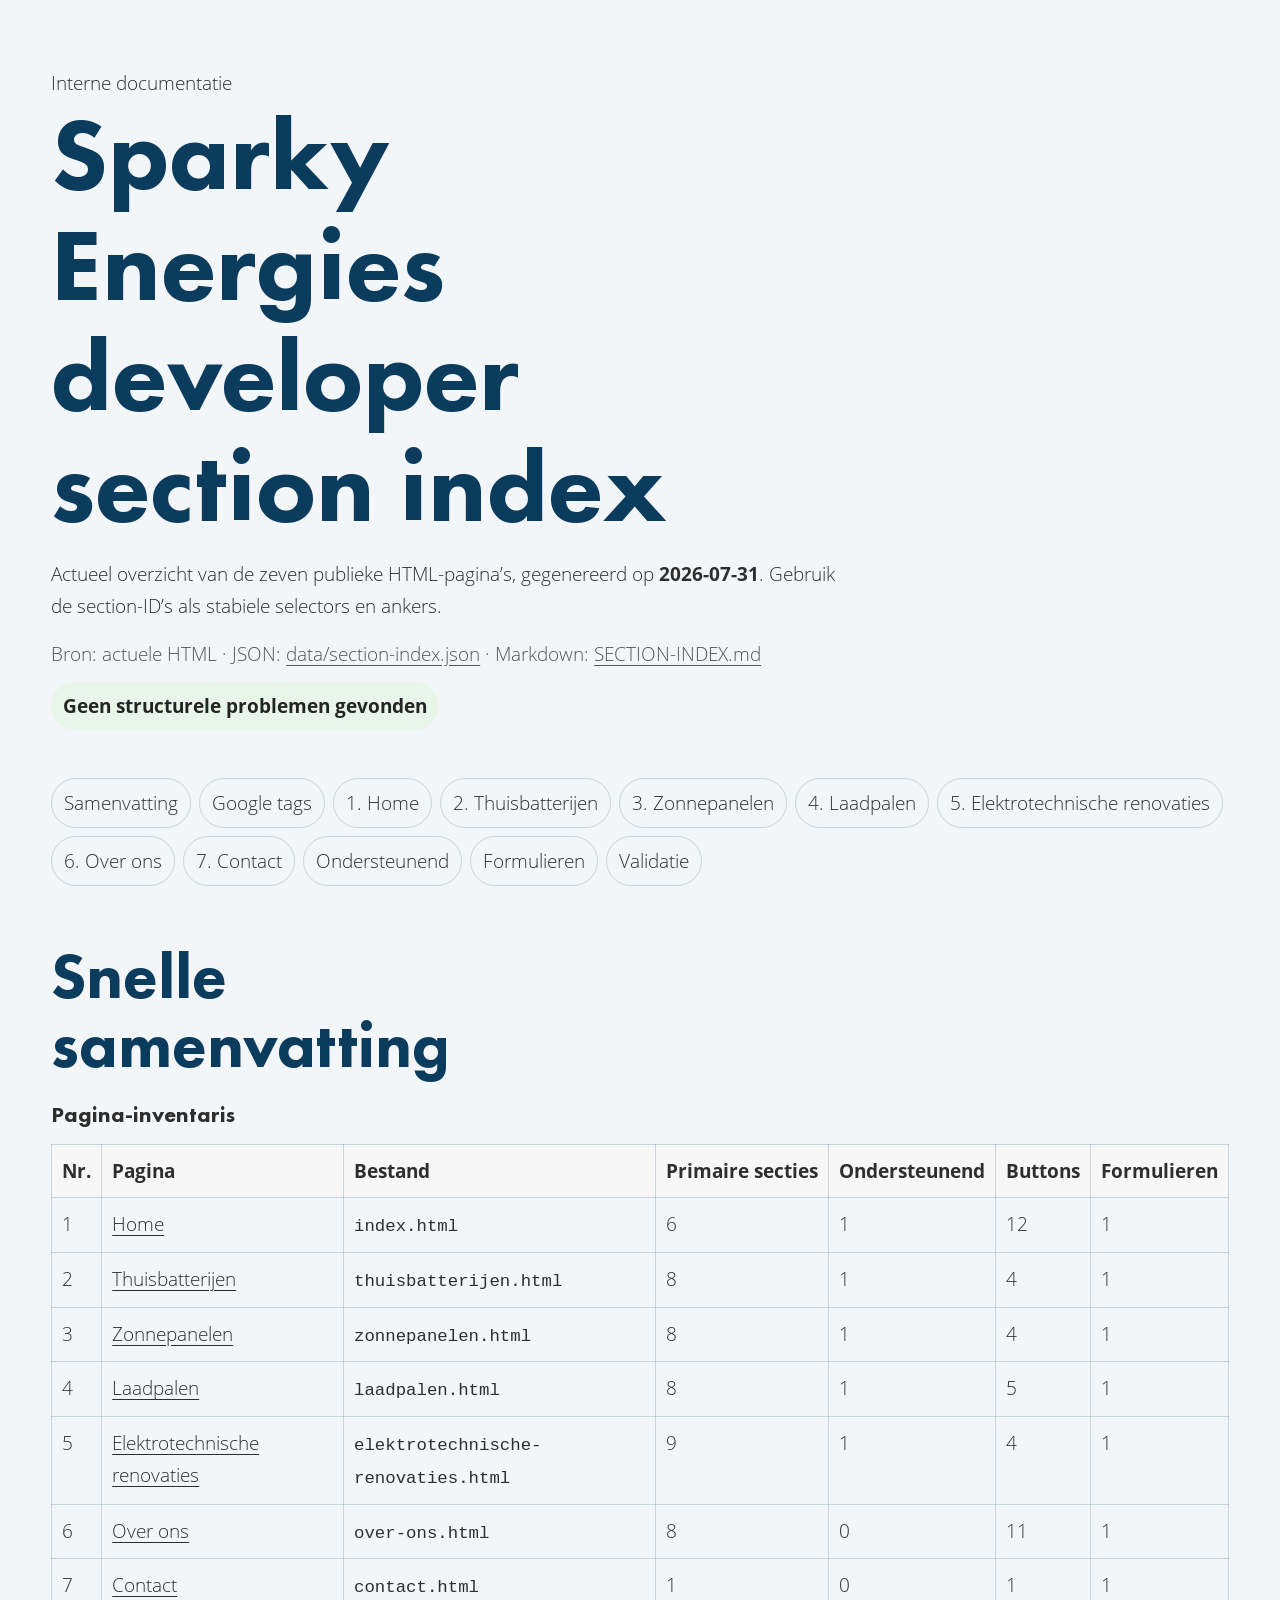
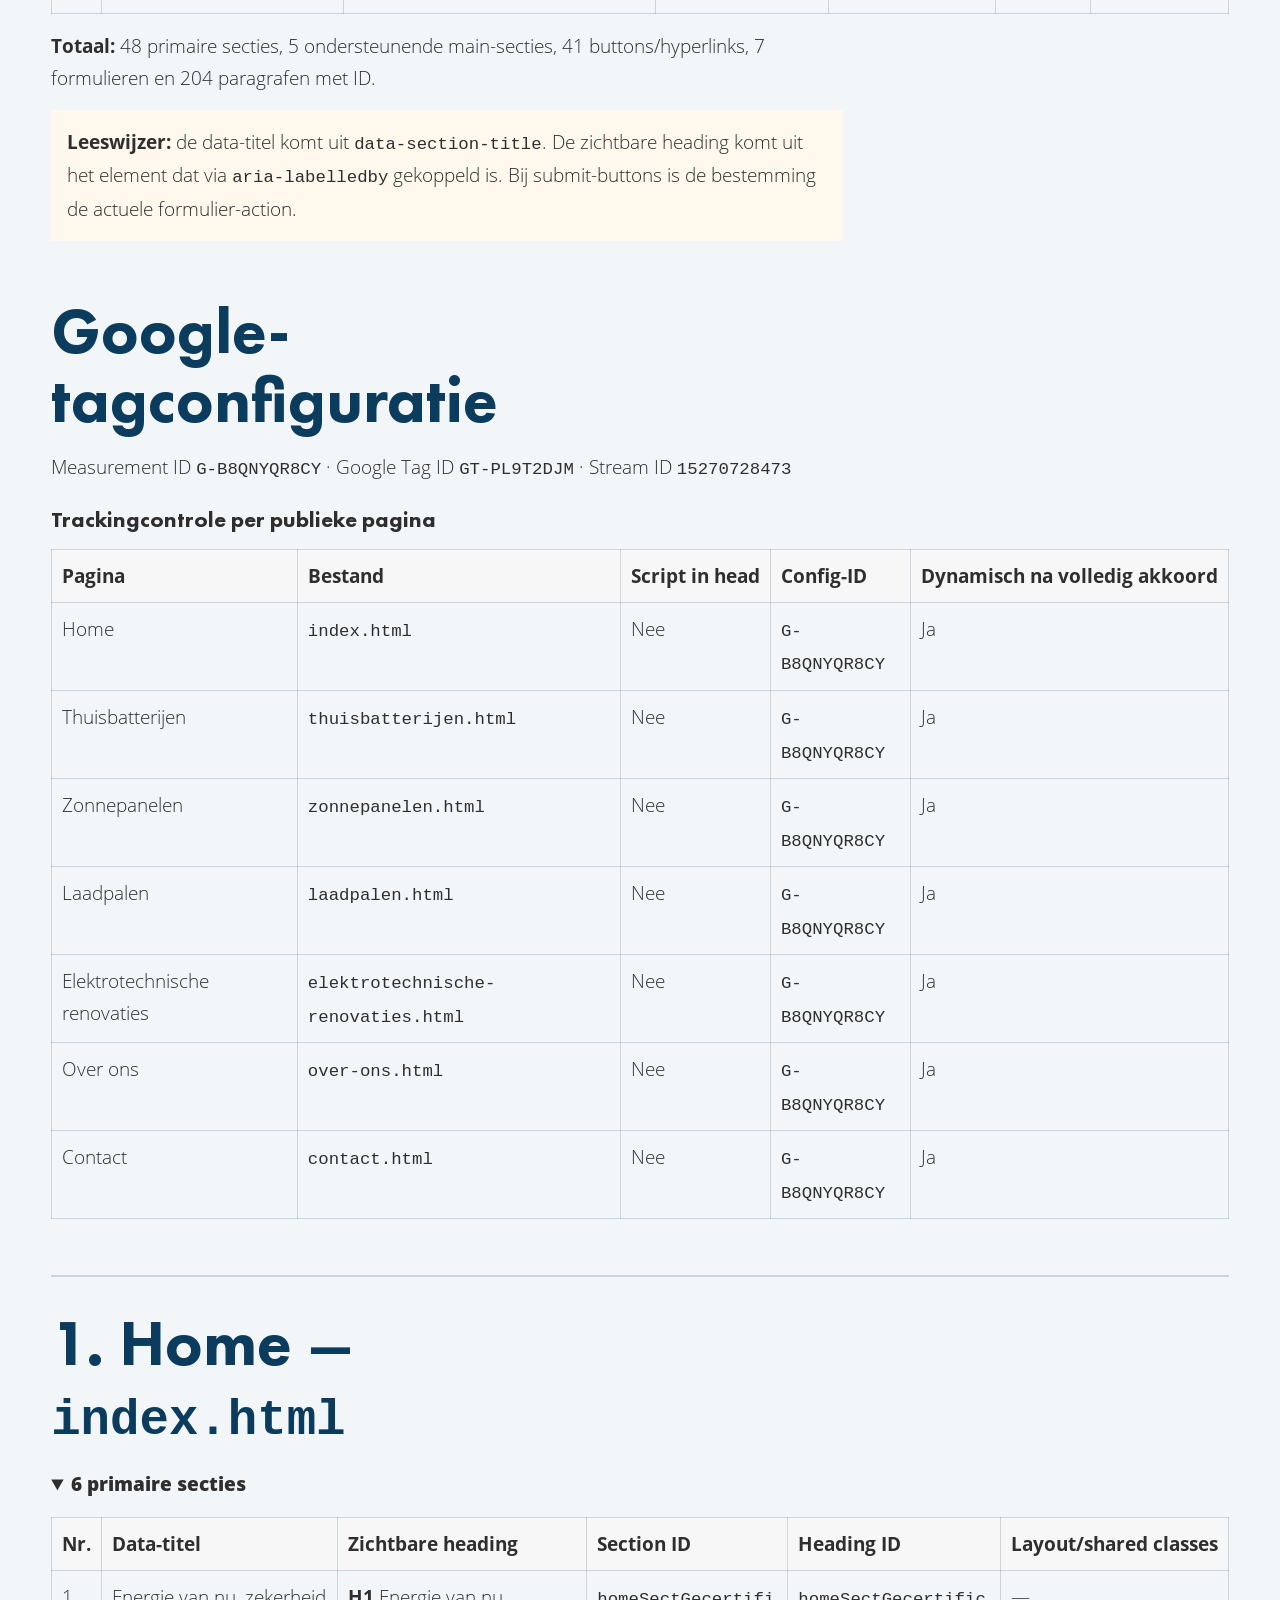
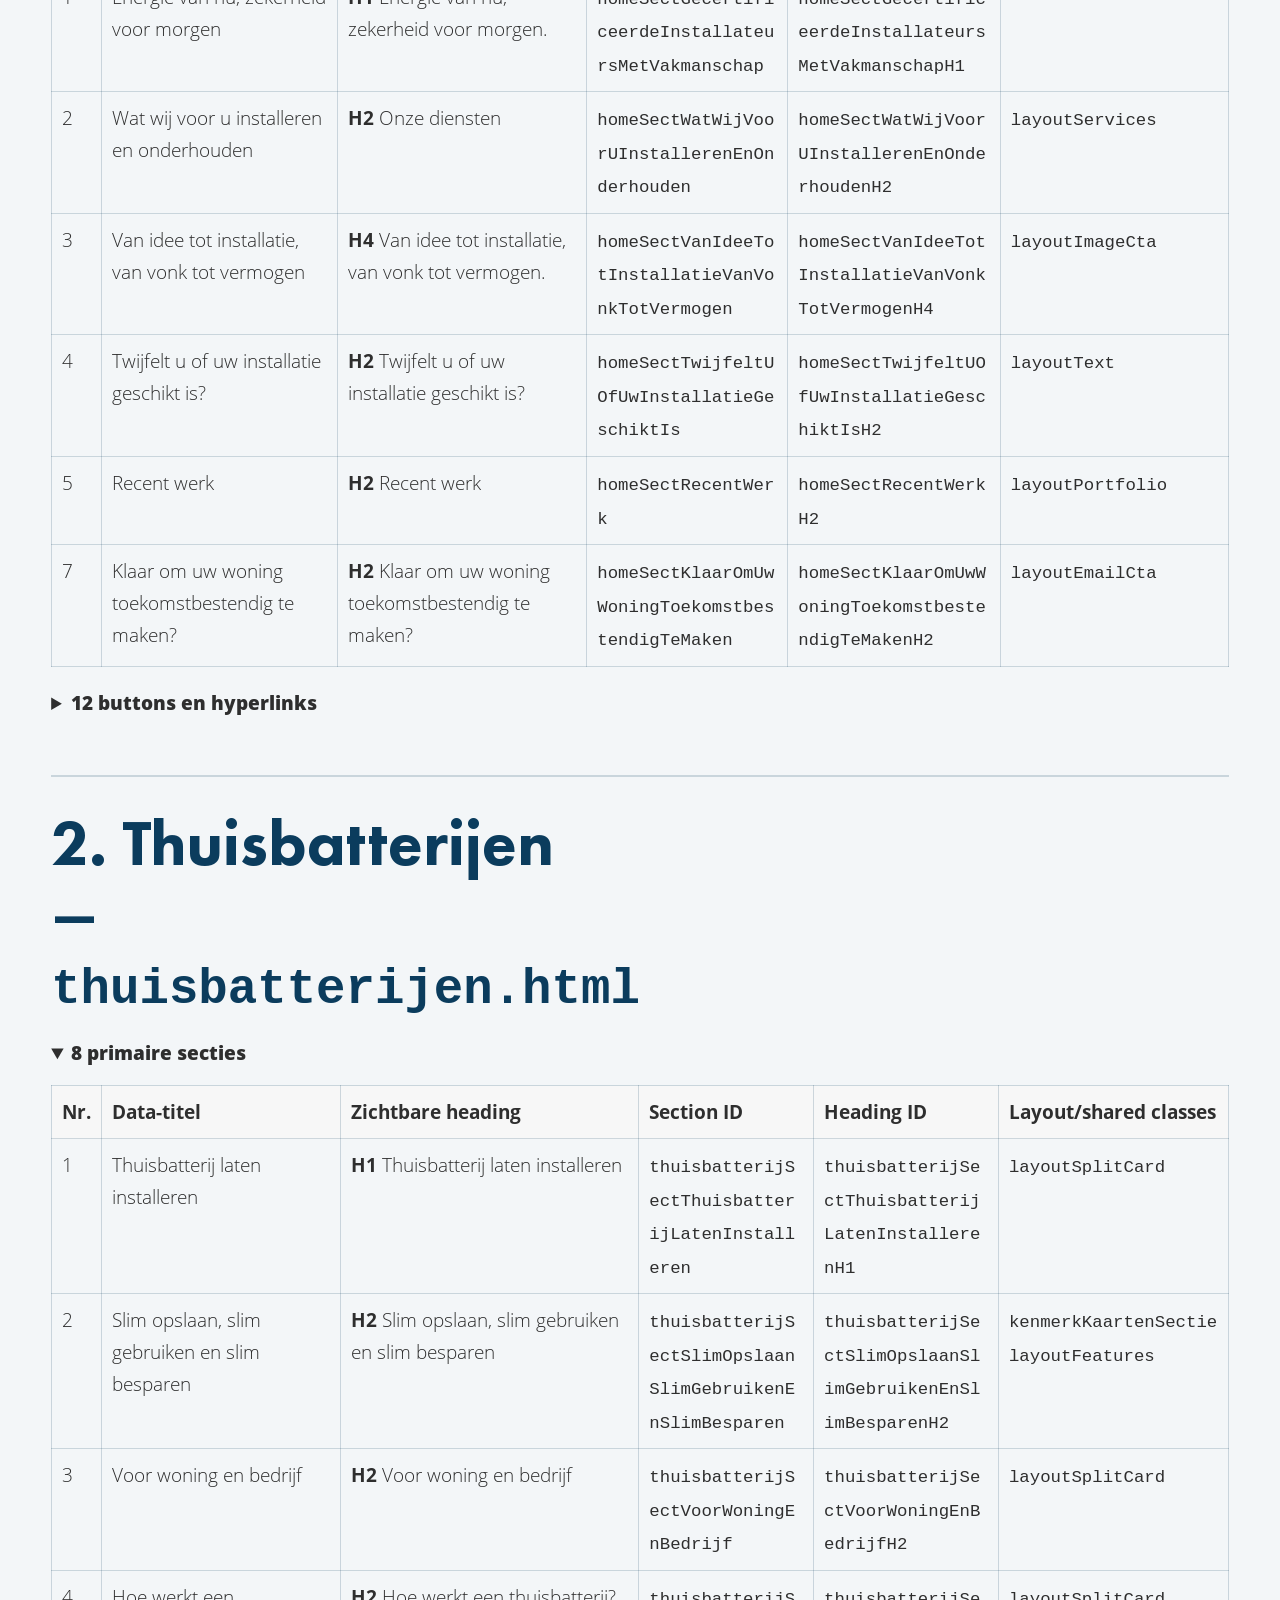
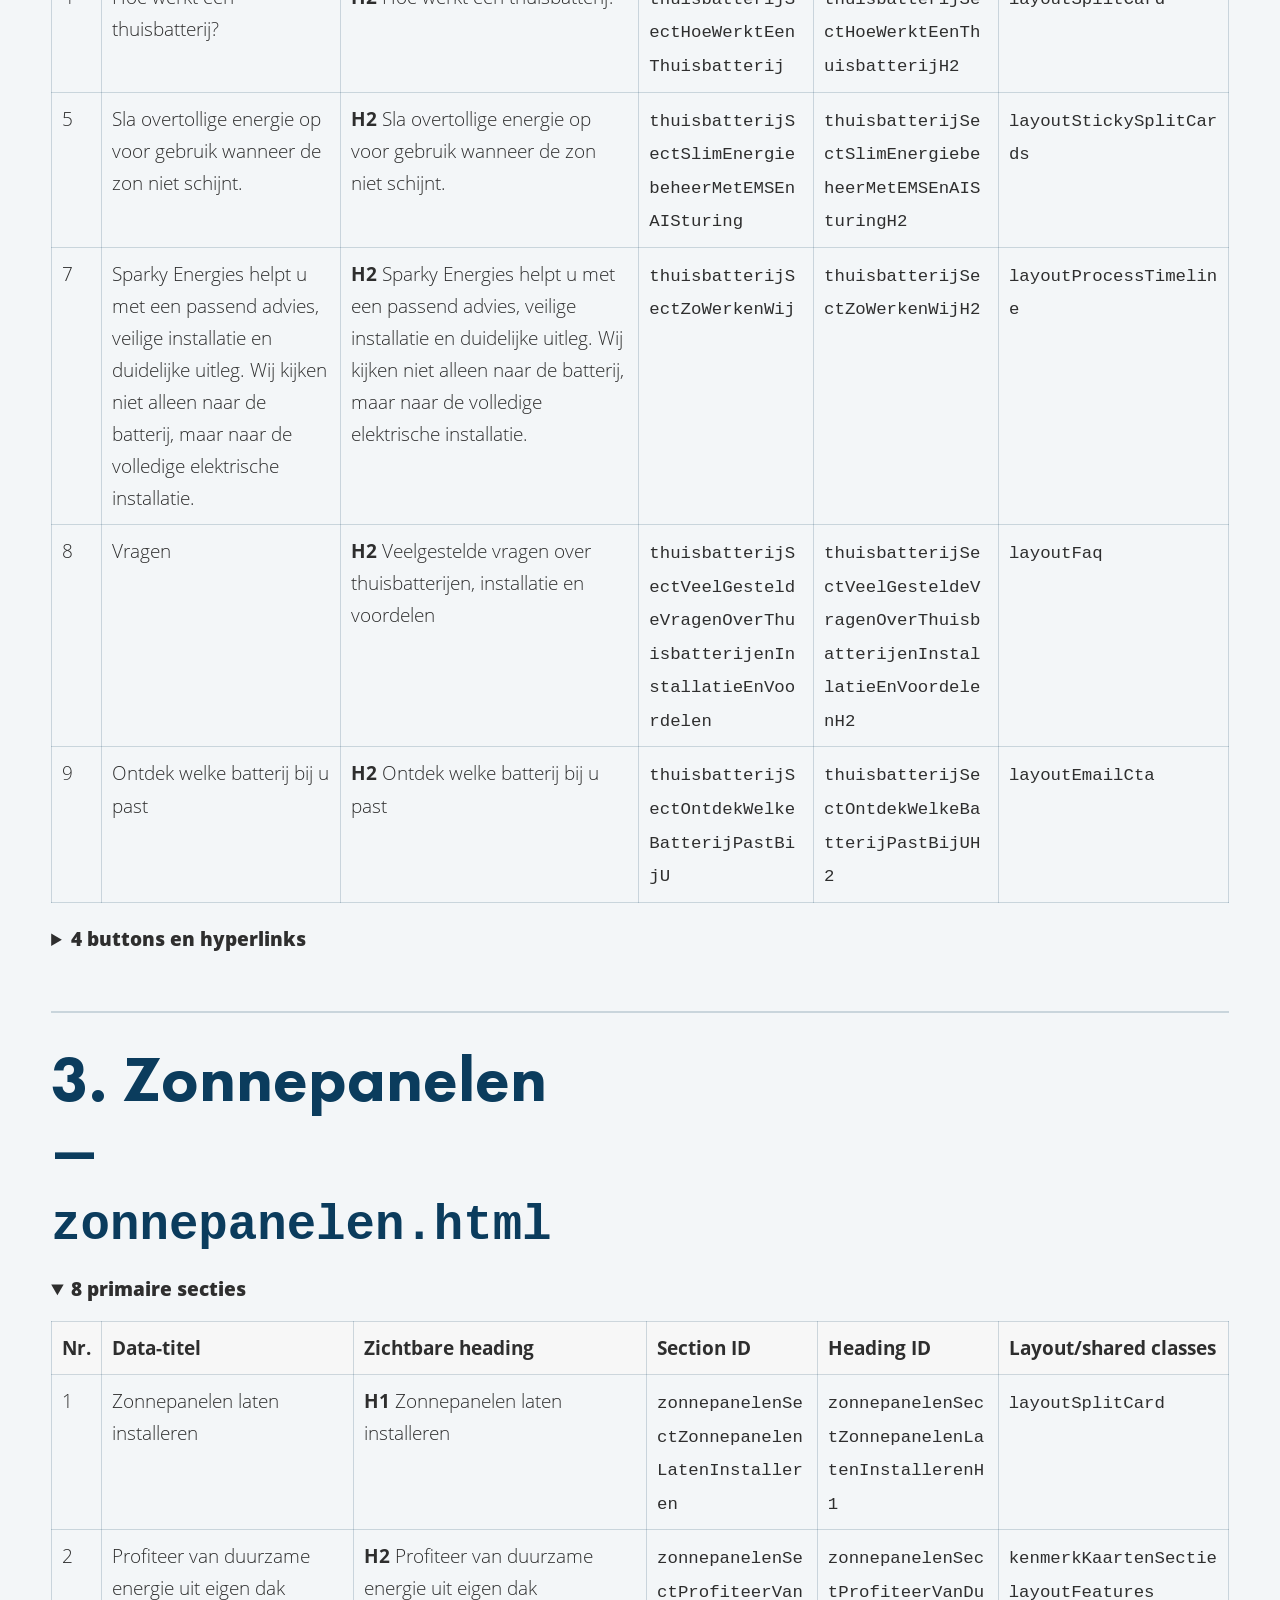
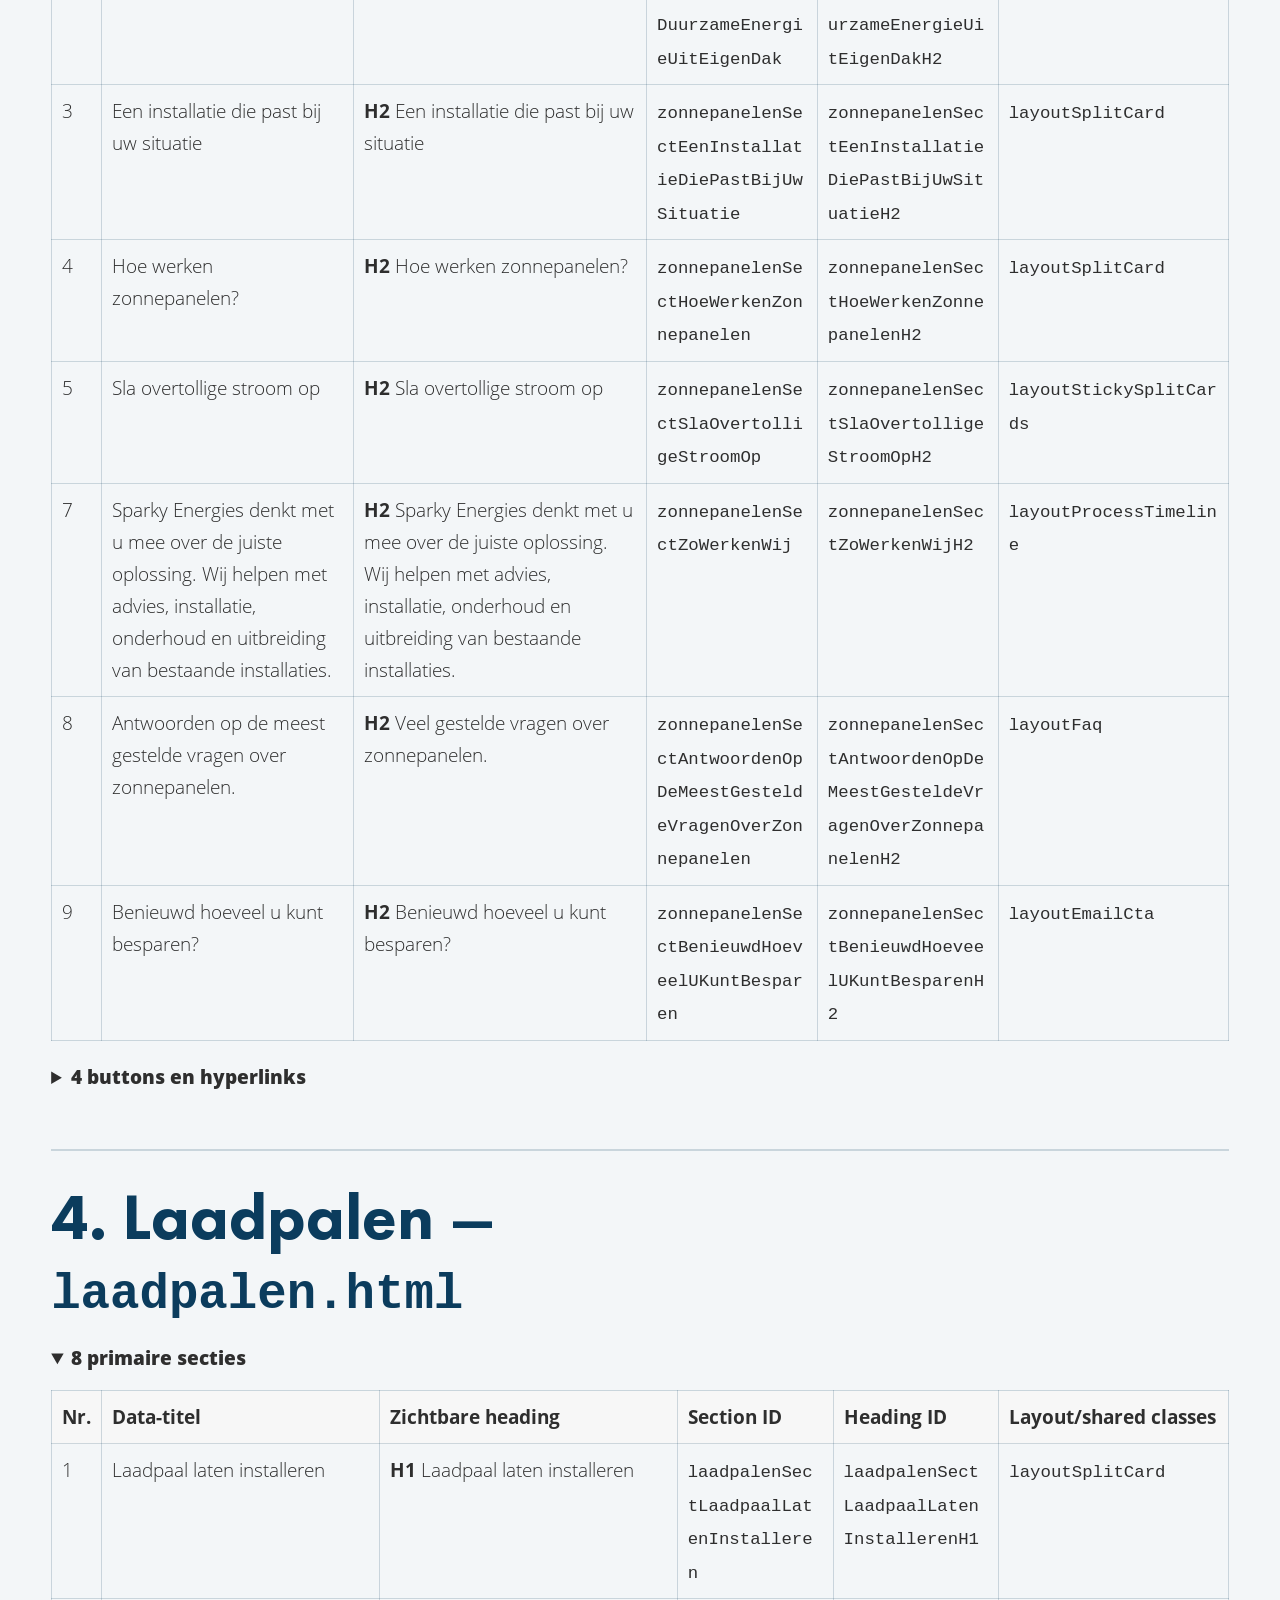
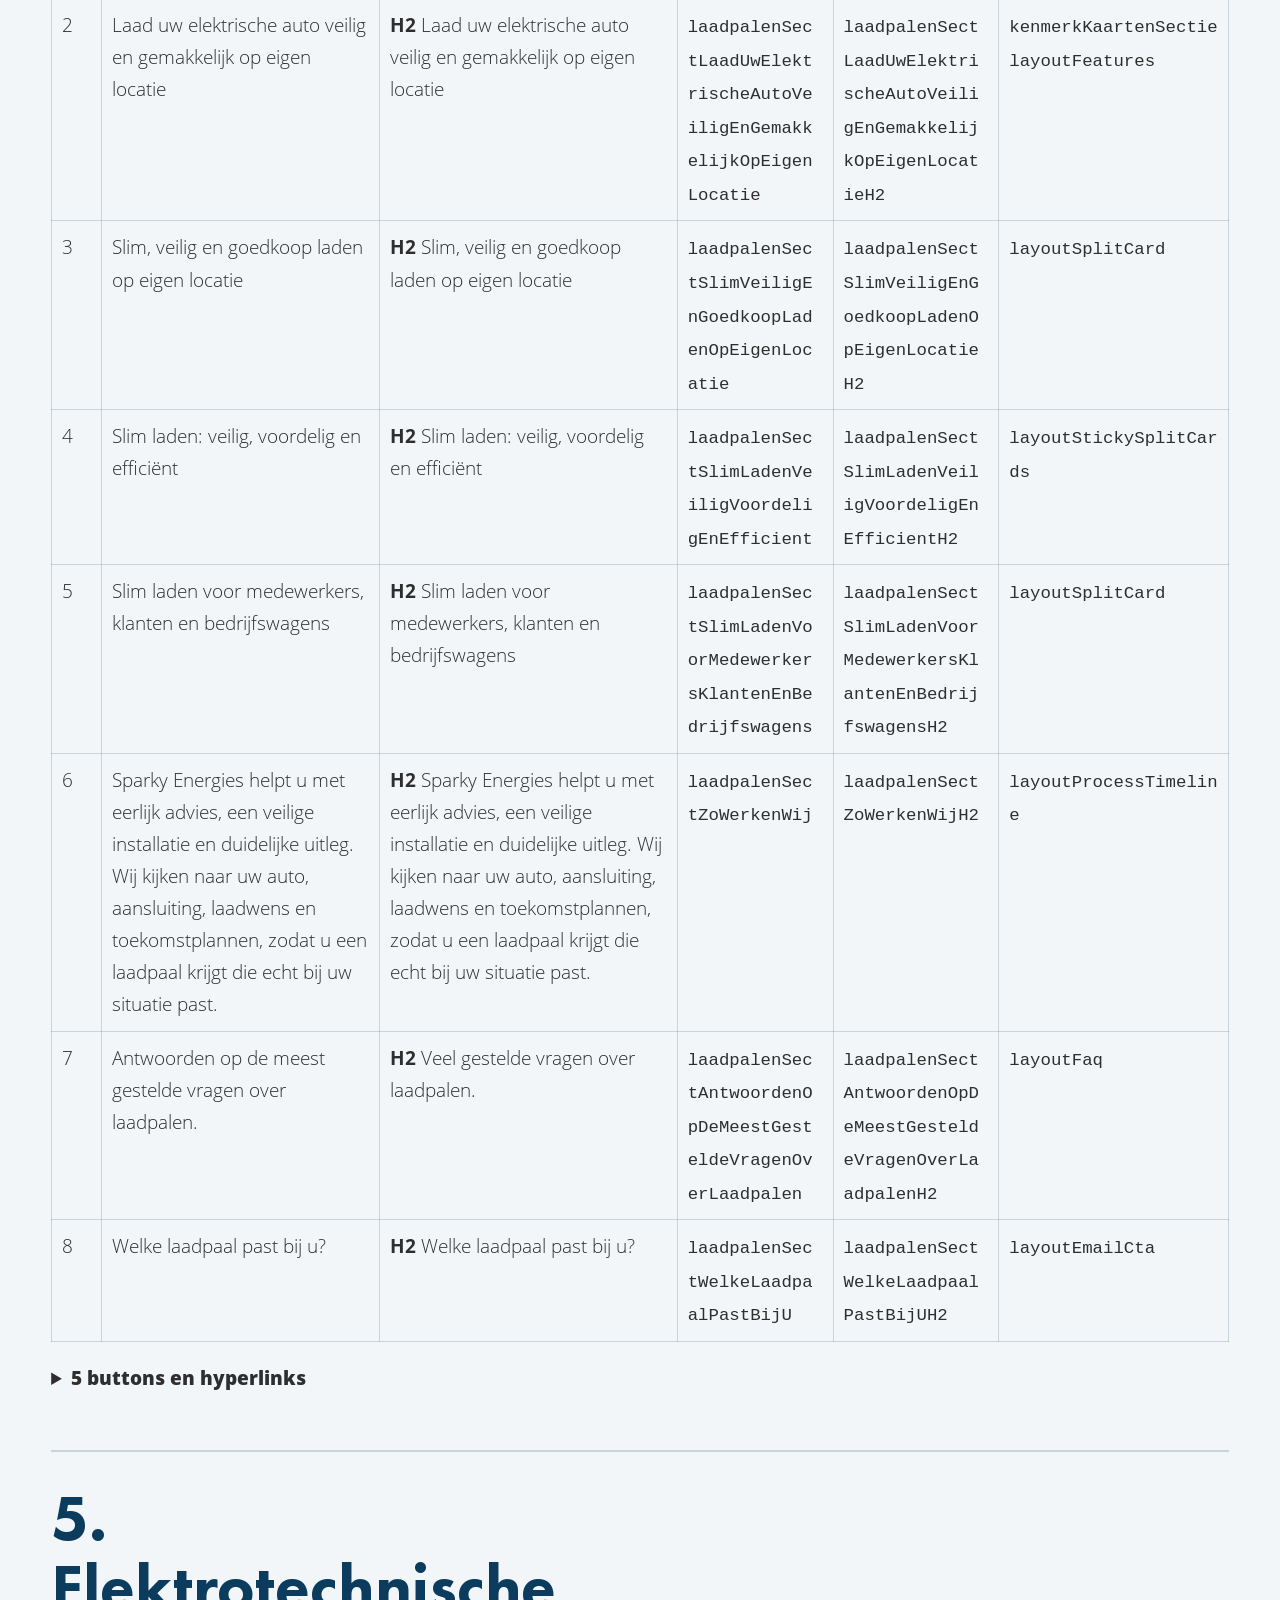
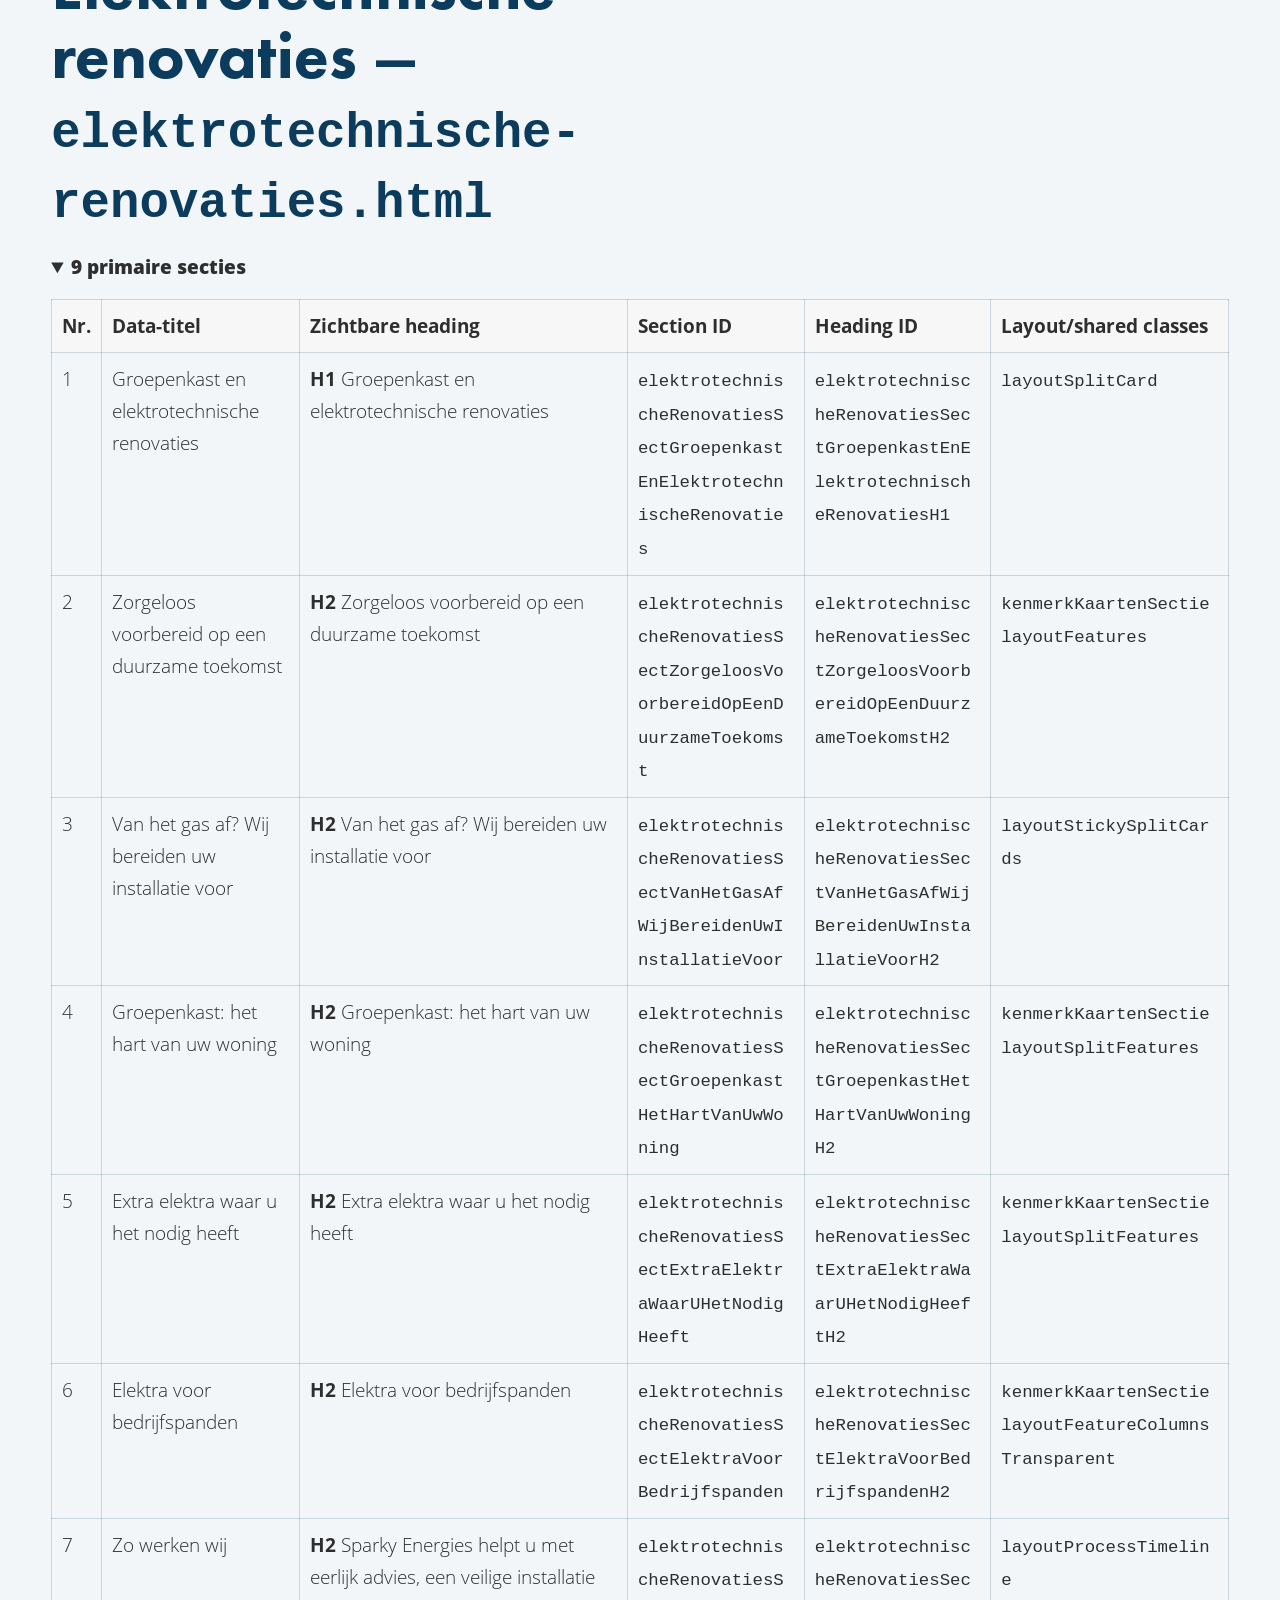
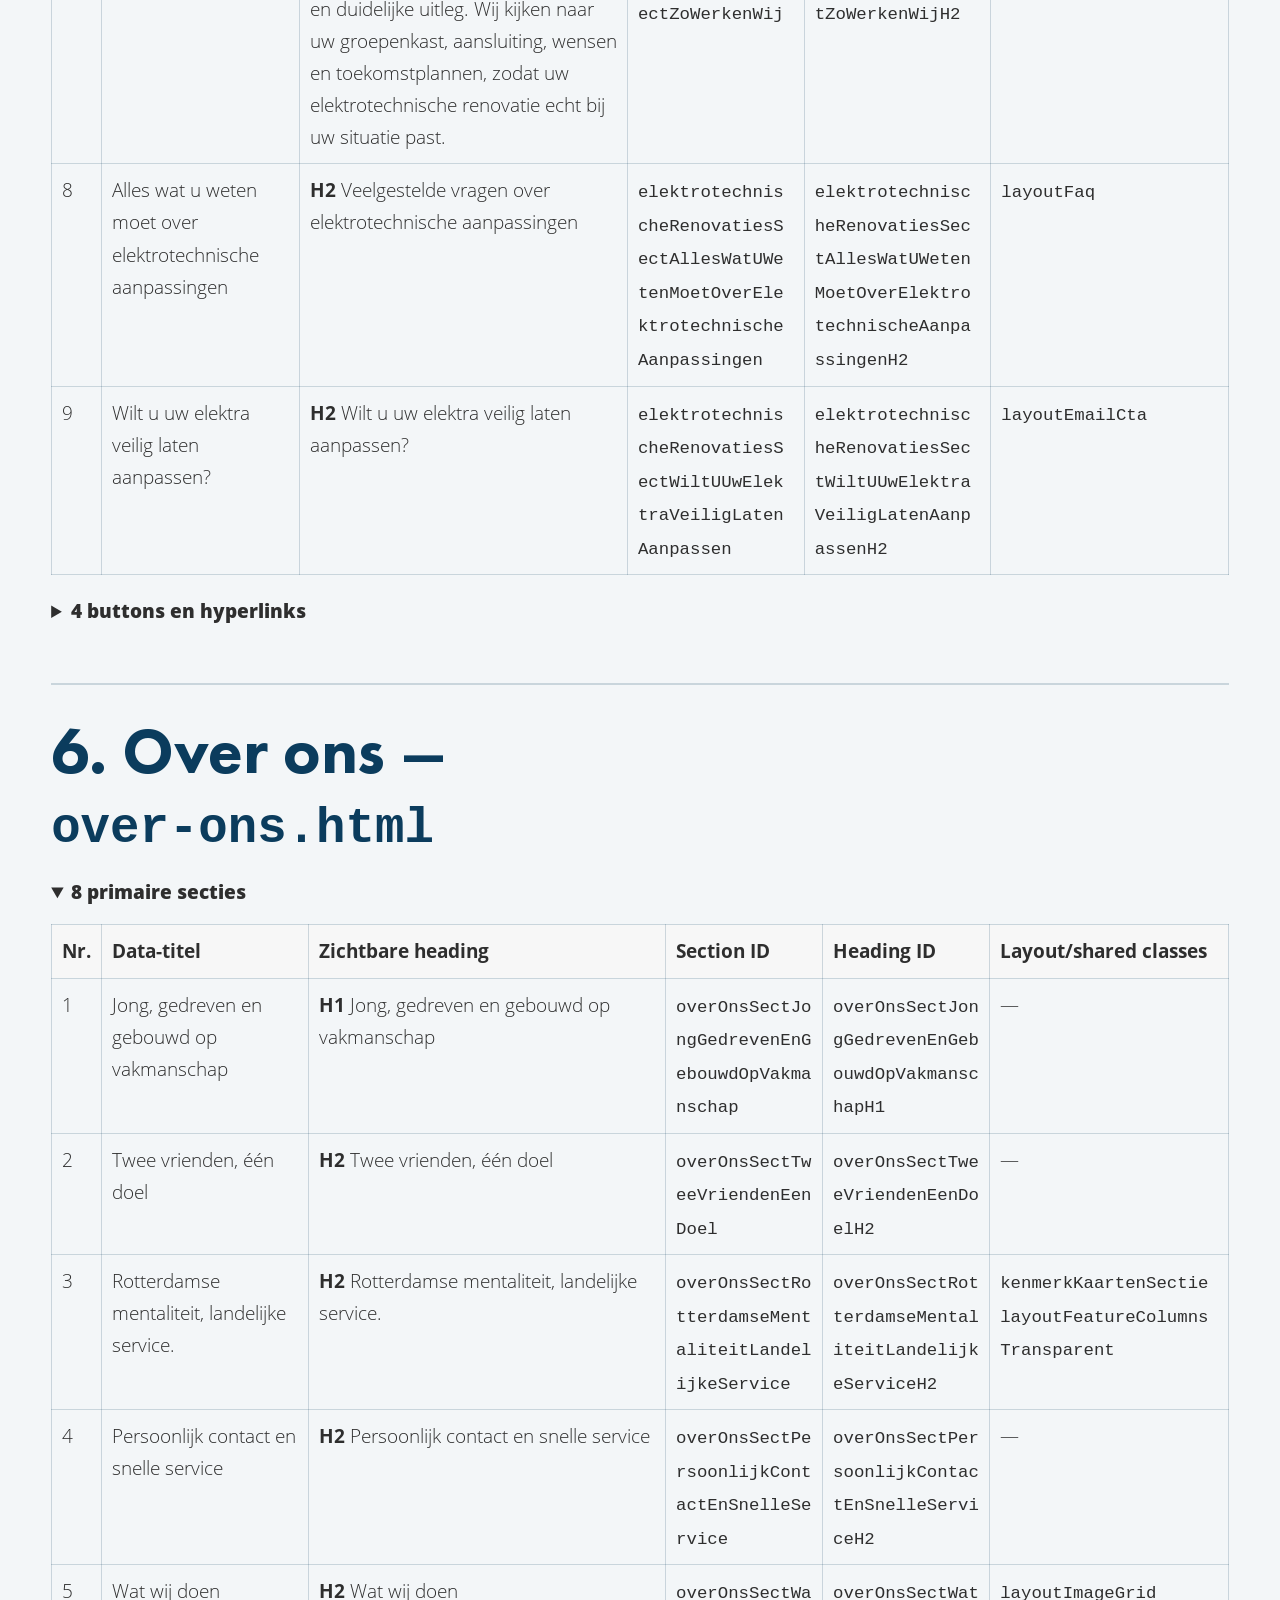
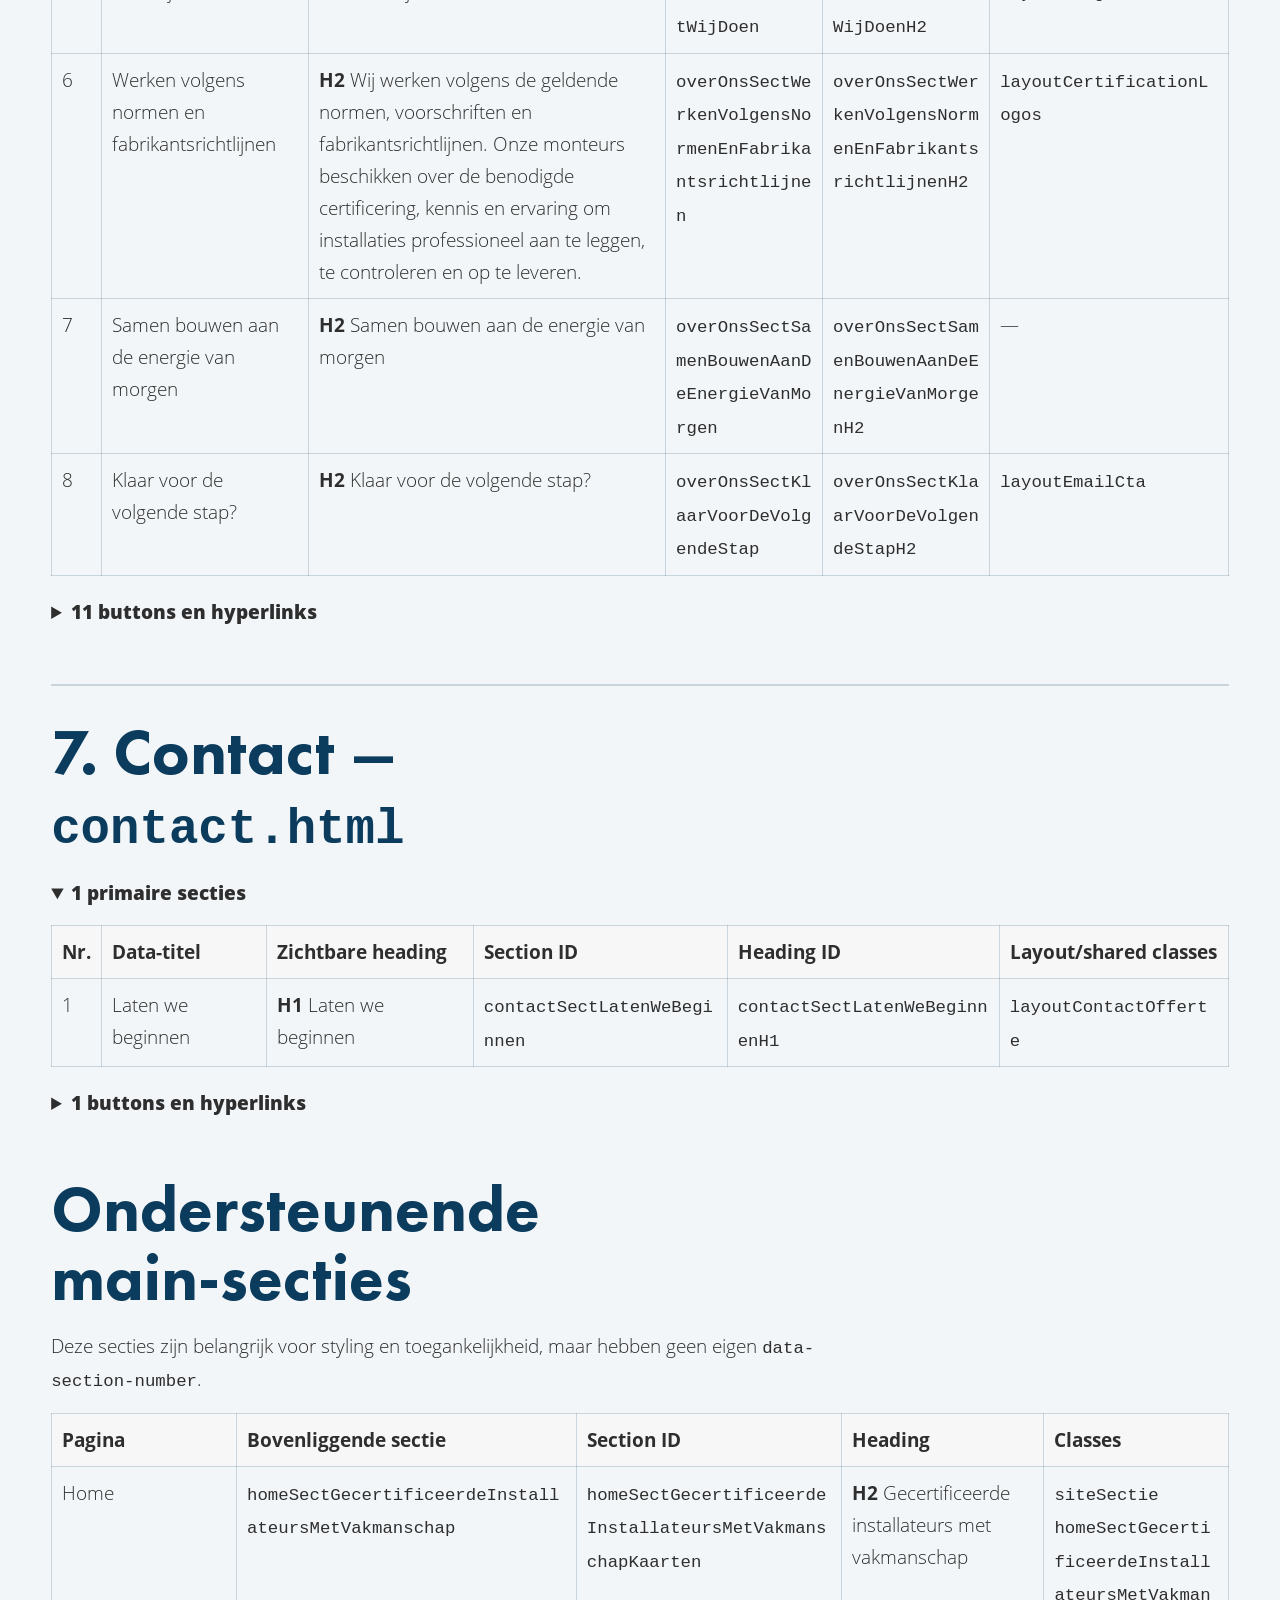
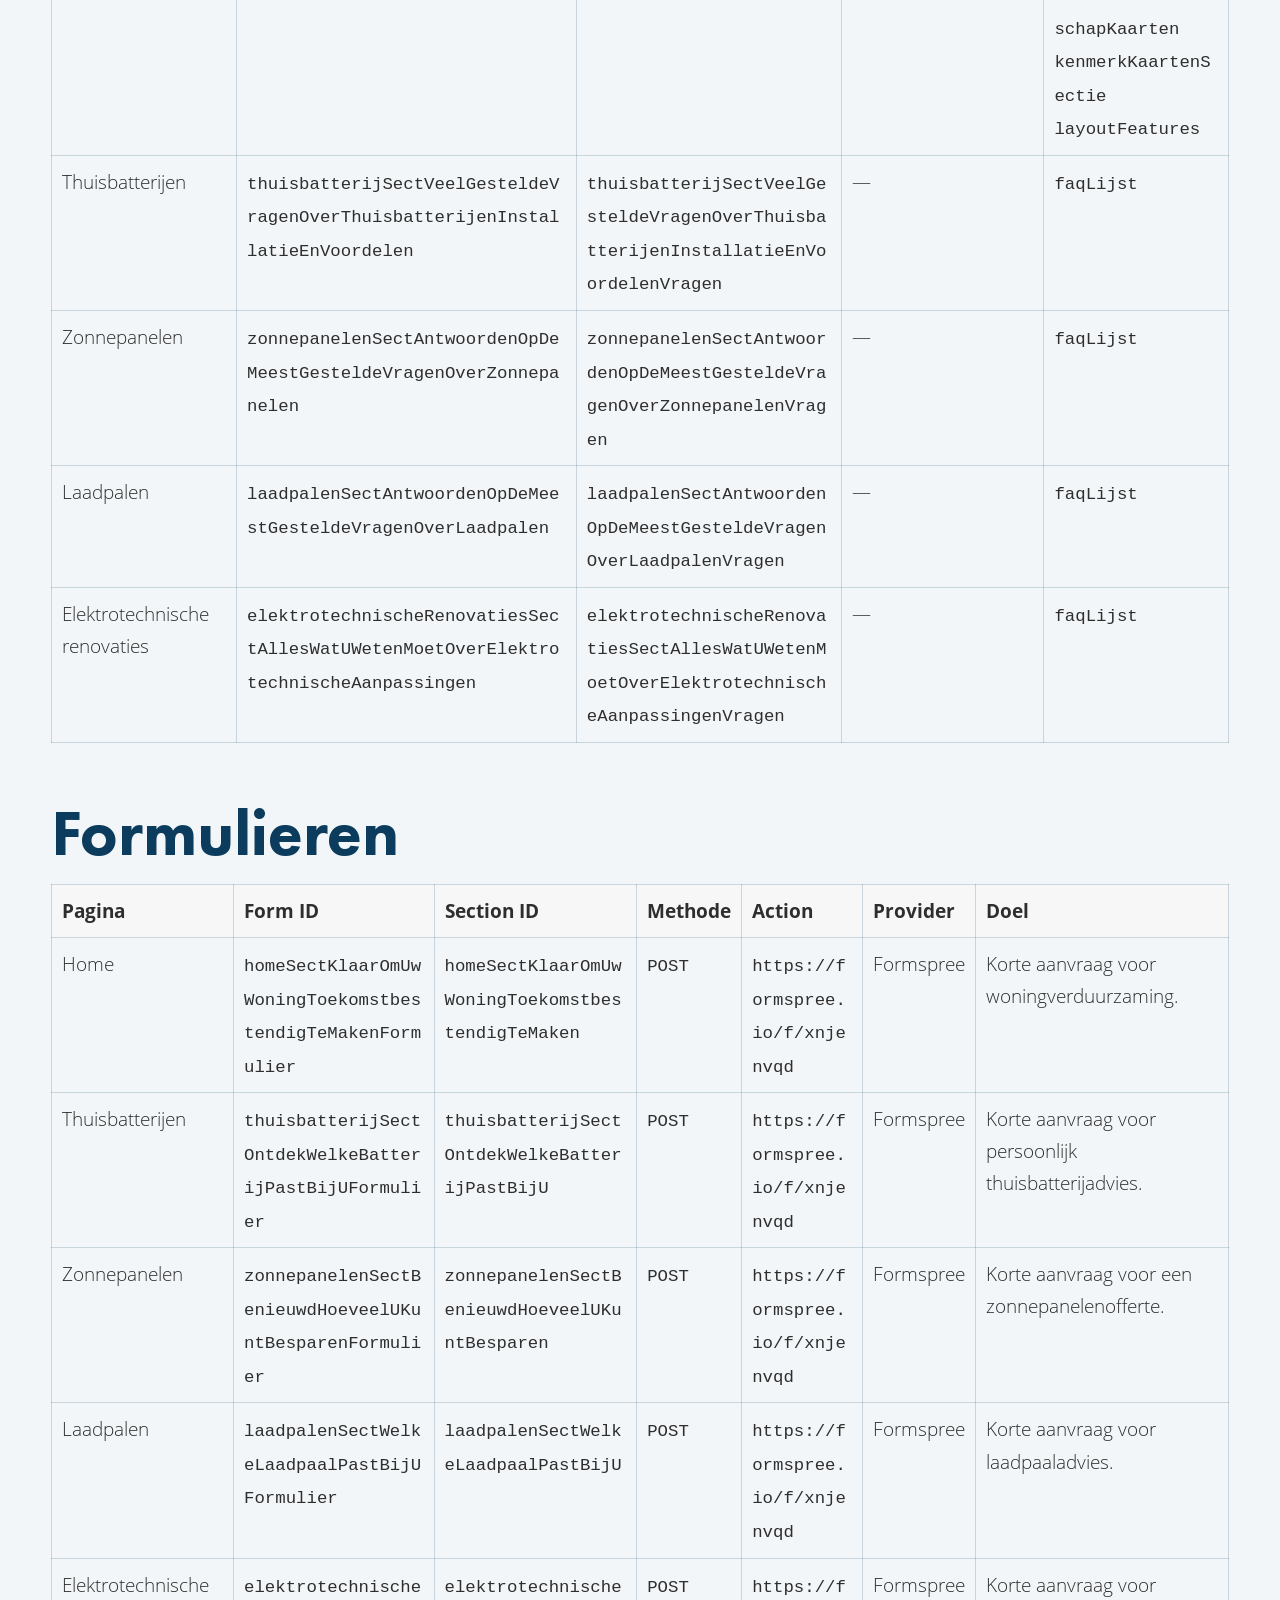
<file: section-index.html>
<!doctype html>
<html lang="nl">
<head>
  <meta charset="utf-8">
  <meta name="viewport" content="width=device-width, initial-scale=1">
  <meta name="robots" content="noindex,nofollow,noarchive">
  <meta name="color-scheme" content="light">
  <title>Sparky Energies – developer section index</title>
  <link rel="stylesheet" href="assets/css/styles.css">
  <link rel="icon" type="image/png" href="assets/img/SparkyEnergies_Algemeen_Afbeelding_01.png">
  <style>
    .developerIndex { max-width: 1600px; margin-inline: auto; padding: clamp(20px, 4vw, 64px); }
    .developerIndex header { max-width: 1000px; }
    .developerIndex h1 { margin-bottom: 12px; }
    .indexMeta { color: #545454; }
    .indexStatus { display: inline-flex; gap: 8px; align-items: center; margin-block: 12px 24px; padding: 8px 12px; border-radius: 999px; background: #e8f5e9; color: #242424; font-weight: 700; }
    .indexNav { display: flex; flex-wrap: wrap; gap: 8px; margin-block: 24px 40px; }
    .indexNav a { border: 1px solid var(--kleurRand); border-radius: 999px; padding: 8px 12px; text-decoration: none; }
    .indexBlock { margin-block: 56px; scroll-margin-top: 24px; }
    .indexTableWrap { width: 100%; overflow-x: auto; }
    .developerIndex table { display: table; min-width: 900px; margin-block-start: 16px; }
    .developerIndex thead { background: #f7f7f7; }
    .developerIndex th { white-space: nowrap; }
    .developerIndex td code { overflow-wrap: anywhere; }
    .indexWarning { color: #8a3b00; font-weight: 700; }
    .indexPage { border-top: 2px solid var(--kleurRand); padding-top: 32px; }
    .indexPage details { margin-block: 20px; }
    .indexPage summary { cursor: pointer; font-weight: 800; }
    .indexNote { padding: 16px; border-left: 4px solid var(--kleurOranje); background: #fff8ed; }
    @media (max-width: 720px) { .developerIndex { padding-inline: 16px; } }
  </style>
</head>
<body class="siteBody homeSectBody">
<main id="mainContent" class="developerIndex">
  <header>
    <p class="eyebrow">Interne documentatie</p>
    <h1>Sparky Energies developer section index</h1>
    <p>Actueel overzicht van de zeven publieke HTML-pagina’s, gegenereerd op <strong>2026-07-31</strong>. Gebruik de section-ID’s als stabiele selectors en ankers.</p>
    <p class="indexMeta">Bron: actuele HTML · JSON: <a href="data/section-index.json">data/section-index.json</a> · Markdown: <a href="SECTION-INDEX.md">SECTION-INDEX.md</a></p>
    <p class="indexStatus">Geen structurele problemen gevonden</p>
  </header>

  <nav class="indexNav" aria-label="Inhoudsopgave">
    <a href="#summary">Samenvatting</a>
    <a href="#tracking">Google tags</a>
    <a href="#page-1">1. Home</a>
    <a href="#page-2">2. Thuisbatterijen</a>
    <a href="#page-3">3. Zonnepanelen</a>
    <a href="#page-4">4. Laadpalen</a>
    <a href="#page-5">5. Elektrotechnische renovaties</a>
    <a href="#page-6">6. Over ons</a>
    <a href="#page-7">7. Contact</a>
    <a href="#supporting">Ondersteunend</a>
    <a href="#forms">Formulieren</a>
    <a href="#validation">Validatie</a>
  </nav>

  <section id="summary" class="indexBlock" aria-labelledby="summary-heading">
    <h2 id="summary-heading">Snelle samenvatting</h2>
    <div class="indexTableWrap"><table>
      <caption>Pagina-inventaris</caption>
      <thead><tr><th>Nr.</th><th>Pagina</th><th>Bestand</th><th>Primaire secties</th><th>Ondersteunend</th><th>Buttons</th><th>Formulieren</th></tr></thead>
      <tbody><tr><td>1</td><td><a href="#page-1">Home</a></td><td><code>index.html</code></td><td>6</td><td>1</td><td>12</td><td>1</td></tr>
<tr><td>2</td><td><a href="#page-2">Thuisbatterijen</a></td><td><code>thuisbatterijen.html</code></td><td>8</td><td>1</td><td>4</td><td>1</td></tr>
<tr><td>3</td><td><a href="#page-3">Zonnepanelen</a></td><td><code>zonnepanelen.html</code></td><td>8</td><td>1</td><td>4</td><td>1</td></tr>
<tr><td>4</td><td><a href="#page-4">Laadpalen</a></td><td><code>laadpalen.html</code></td><td>8</td><td>1</td><td>5</td><td>1</td></tr>
<tr><td>5</td><td><a href="#page-5">Elektrotechnische renovaties</a></td><td><code>elektrotechnische-renovaties.html</code></td><td>9</td><td>1</td><td>4</td><td>1</td></tr>
<tr><td>6</td><td><a href="#page-6">Over ons</a></td><td><code>over-ons.html</code></td><td>8</td><td>0</td><td>11</td><td>1</td></tr>
<tr><td>7</td><td><a href="#page-7">Contact</a></td><td><code>contact.html</code></td><td>1</td><td>0</td><td>1</td><td>1</td></tr></tbody>
    </table></div>
    <p><strong>Totaal:</strong> 48 primaire secties, 5 ondersteunende main-secties, 41 buttons/hyperlinks, 7 formulieren en 204 paragrafen met ID.</p>
    <p class="indexNote"><strong>Leeswijzer:</strong> de data-titel komt uit <code>data-section-title</code>. De zichtbare heading komt uit het element dat via <code>aria-labelledby</code> gekoppeld is. Bij submit-buttons is de bestemming de actuele formulier-action.</p>
  </section>

  <section id="tracking" class="indexBlock" aria-labelledby="tracking-heading">
    <h2 id="tracking-heading">Google-tagconfiguratie</h2>
    <p>Measurement ID <code>G-B8QNYQR8CY</code> · Google Tag ID <code>GT-PL9T2DJM</code> · Stream ID <code>15270728473</code></p>
    <div class="indexTableWrap"><table>
      <caption>Trackingcontrole per publieke pagina</caption>
      <thead><tr><th>Pagina</th><th>Bestand</th><th>Script in head</th><th>Config-ID</th><th>Dynamisch na volledig akkoord</th></tr></thead>
      <tbody><tr><td>Home</td><td><code>index.html</code></td><td>Nee</td><td><code>G-B8QNYQR8CY</code></td><td>Ja</td></tr>
<tr><td>Thuisbatterijen</td><td><code>thuisbatterijen.html</code></td><td>Nee</td><td><code>G-B8QNYQR8CY</code></td><td>Ja</td></tr>
<tr><td>Zonnepanelen</td><td><code>zonnepanelen.html</code></td><td>Nee</td><td><code>G-B8QNYQR8CY</code></td><td>Ja</td></tr>
<tr><td>Laadpalen</td><td><code>laadpalen.html</code></td><td>Nee</td><td><code>G-B8QNYQR8CY</code></td><td>Ja</td></tr>
<tr><td>Elektrotechnische renovaties</td><td><code>elektrotechnische-renovaties.html</code></td><td>Nee</td><td><code>G-B8QNYQR8CY</code></td><td>Ja</td></tr>
<tr><td>Over ons</td><td><code>over-ons.html</code></td><td>Nee</td><td><code>G-B8QNYQR8CY</code></td><td>Ja</td></tr>
<tr><td>Contact</td><td><code>contact.html</code></td><td>Nee</td><td><code>G-B8QNYQR8CY</code></td><td>Ja</td></tr></tbody>
    </table></div>
  </section>

  <section id="page-1" class="indexBlock indexPage" aria-labelledby="page-1-heading">
    <h2 id="page-1-heading">1. Home <small>— <code>index.html</code></small></h2>
    <details open>
      <summary>6 primaire secties</summary>
      <div class="indexTableWrap"><table>
        <thead><tr><th>Nr.</th><th>Data-titel</th><th>Zichtbare heading</th><th>Section ID</th><th>Heading ID</th><th>Layout/shared classes</th></tr></thead>
        <tbody><tr><td>1</td><td>Energie van nu, zekerheid voor morgen</td><td><strong>H1</strong> Energie van nu, zekerheid voor morgen.</td><td><code>homeSectGecertificeerdeInstallateursMetVakmanschap</code></td><td><code>homeSectGecertificeerdeInstallateursMetVakmanschapH1</code></td><td>—</td></tr>
<tr><td>2</td><td>Wat wij voor u installeren en onderhouden</td><td><strong>H2</strong> Onze diensten</td><td><code>homeSectWatWijVoorUInstallerenEnOnderhouden</code></td><td><code>homeSectWatWijVoorUInstallerenEnOnderhoudenH2</code></td><td><code>layoutServices</code></td></tr>
<tr><td>3</td><td>Van idee tot installatie, van vonk tot vermogen</td><td><strong>H4</strong> Van idee tot installatie, van vonk tot vermogen.</td><td><code>homeSectVanIdeeTotInstallatieVanVonkTotVermogen</code></td><td><code>homeSectVanIdeeTotInstallatieVanVonkTotVermogenH4</code></td><td><code>layoutImageCta</code></td></tr>
<tr><td>4</td><td>Twijfelt u of uw installatie geschikt is?</td><td><strong>H2</strong> Twijfelt u of uw installatie geschikt is?</td><td><code>homeSectTwijfeltUOfUwInstallatieGeschiktIs</code></td><td><code>homeSectTwijfeltUOfUwInstallatieGeschiktIsH2</code></td><td><code>layoutText</code></td></tr>
<tr><td>5</td><td>Recent werk</td><td><strong>H2</strong> Recent werk</td><td><code>homeSectRecentWerk</code></td><td><code>homeSectRecentWerkH2</code></td><td><code>layoutPortfolio</code></td></tr>
<tr><td>7</td><td>Klaar om uw woning toekomstbestendig te maken?</td><td><strong>H2</strong> Klaar om uw woning toekomstbestendig te maken?</td><td><code>homeSectKlaarOmUwWoningToekomstbestendigTeMaken</code></td><td><code>homeSectKlaarOmUwWoningToekomstbestendigTeMakenH2</code></td><td><code>layoutEmailCta</code></td></tr></tbody>
      </table></div>
    </details>
    <details>
      <summary>12 buttons en hyperlinks</summary>
      <div class="indexTableWrap"><table>
        <thead><tr><th>Label</th><th>Element</th><th>Element ID</th><th>Section ID</th><th>Bestemming</th><th>Linktype</th></tr></thead>
        <tbody><tr><td>Offerte</td><td><code>a</code></td><td><code>homeSectGecertificeerdeInstallateursMetVakmanschapBtn01Offerte</code></td><td><code>homeSectGecertificeerdeInstallateursMetVakmanschap</code></td><td><code>contact.html#contactSectLatenWeBeginnen</code></td><td><code>interne-pagina-sectie</code></td></tr>
<tr><td>Lees meer</td><td><code>a</code></td><td><code>homeSectWatWijVoorUInstallerenEnOnderhoudenBtn01LeesMeer</code></td><td><code>homeSectWatWijVoorUInstallerenEnOnderhouden</code></td><td><code>thuisbatterijen.html</code></td><td><code>interne-pagina</code></td></tr>
<tr><td>Ontdek</td><td><code>a</code></td><td><code>homeSectWatWijVoorUInstallerenEnOnderhoudenBtn02Ontdek</code></td><td><code>homeSectWatWijVoorUInstallerenEnOnderhouden</code></td><td><code>zonnepanelen.html</code></td><td><code>interne-pagina</code></td></tr>
<tr><td>Meer</td><td><code>a</code></td><td><code>homeSectWatWijVoorUInstallerenEnOnderhoudenBtn03Meer</code></td><td><code>homeSectWatWijVoorUInstallerenEnOnderhouden</code></td><td><code>laadpalen.html</code></td><td><code>interne-pagina</code></td></tr>
<tr><td>Meer</td><td><code>a</code></td><td><code>homeSectWatWijVoorUInstallerenEnOnderhoudenBtn04Meer</code></td><td><code>homeSectWatWijVoorUInstallerenEnOnderhouden</code></td><td><code>elektrotechnische-renovaties.html</code></td><td><code>interne-pagina</code></td></tr>
<tr><td>Ontdek Sparky</td><td><code>a</code></td><td><code>homeSectVanIdeeTotInstallatieVanVonkTotVermogenBtn01OntdekSparky</code></td><td><code>homeSectVanIdeeTotInstallatieVanVonkTotVermogen</code></td><td><code>over-ons.html</code></td><td><code>interne-pagina</code></td></tr>
<tr><td>Bekijk</td><td><code>a</code></td><td><code>homeSectRecentWerkBtn01Bekijk</code></td><td><code>homeSectRecentWerk</code></td><td><code>#linkNogToevoegen</code></td><td><code>todo</code></td></tr>
<tr><td>Bekijk</td><td><code>a</code></td><td><code>homeSectRecentWerkBtn04Bekijk</code></td><td><code>homeSectRecentWerk</code></td><td><code>#linkNogToevoegen</code></td><td><code>todo</code></td></tr>
<tr><td>Bekijk</td><td><code>a</code></td><td><code>homeSectRecentWerkBtn02Bekijk</code></td><td><code>homeSectRecentWerk</code></td><td><code>#linkNogToevoegen</code></td><td><code>todo</code></td></tr>
<tr><td>Bekijk</td><td><code>a</code></td><td><code>homeSectRecentWerkBtn03Bekijk</code></td><td><code>homeSectRecentWerk</code></td><td><code>#linkNogToevoegen</code></td><td><code>todo</code></td></tr>
<tr><td>Alle projecten</td><td><code>a</code></td><td><code>homeSectRecentWerkBtn01AlleProjecten</code></td><td><code>homeSectRecentWerk</code></td><td><code>#linkNogToevoegen</code></td><td><code>todo</code></td></tr>
<tr><td>Aanvragen</td><td><code>button</code></td><td><code>homeSectKlaarOmUwWoningToekomstbestendigTeMakenBtn01Aanvragen</code></td><td><code>homeSectKlaarOmUwWoningToekomstbestendigTeMaken</code></td><td><code>https://formspree.io/f/xnjenvqd</code></td><td><code>formulier-versturen</code></td></tr></tbody>
      </table></div>
    </details>
  </section>

  <section id="page-2" class="indexBlock indexPage" aria-labelledby="page-2-heading">
    <h2 id="page-2-heading">2. Thuisbatterijen <small>— <code>thuisbatterijen.html</code></small></h2>
    <details open>
      <summary>8 primaire secties</summary>
      <div class="indexTableWrap"><table>
        <thead><tr><th>Nr.</th><th>Data-titel</th><th>Zichtbare heading</th><th>Section ID</th><th>Heading ID</th><th>Layout/shared classes</th></tr></thead>
        <tbody><tr><td>1</td><td>Thuisbatterij laten installeren</td><td><strong>H1</strong> Thuisbatterij laten installeren</td><td><code>thuisbatterijSectThuisbatterijLatenInstalleren</code></td><td><code>thuisbatterijSectThuisbatterijLatenInstallerenH1</code></td><td><code>layoutSplitCard</code></td></tr>
<tr><td>2</td><td>Slim opslaan, slim gebruiken en slim besparen</td><td><strong>H2</strong> Slim opslaan, slim gebruiken en slim besparen</td><td><code>thuisbatterijSectSlimOpslaanSlimGebruikenEnSlimBesparen</code></td><td><code>thuisbatterijSectSlimOpslaanSlimGebruikenEnSlimBesparenH2</code></td><td><code>kenmerkKaartenSectie</code><br><code>layoutFeatures</code></td></tr>
<tr><td>3</td><td>Voor woning en bedrijf</td><td><strong>H2</strong> Voor woning en bedrijf</td><td><code>thuisbatterijSectVoorWoningEnBedrijf</code></td><td><code>thuisbatterijSectVoorWoningEnBedrijfH2</code></td><td><code>layoutSplitCard</code></td></tr>
<tr><td>4</td><td>Hoe werkt een thuisbatterij?</td><td><strong>H2</strong> Hoe werkt een thuisbatterij?</td><td><code>thuisbatterijSectHoeWerktEenThuisbatterij</code></td><td><code>thuisbatterijSectHoeWerktEenThuisbatterijH2</code></td><td><code>layoutSplitCard</code></td></tr>
<tr><td>5</td><td>Sla overtollige energie op voor gebruik wanneer de zon niet schijnt.</td><td><strong>H2</strong> Sla overtollige energie op voor gebruik wanneer de zon niet schijnt.</td><td><code>thuisbatterijSectSlimEnergiebeheerMetEMSEnAISturing</code></td><td><code>thuisbatterijSectSlimEnergiebeheerMetEMSEnAISturingH2</code></td><td><code>layoutStickySplitCards</code></td></tr>
<tr><td>7</td><td>Sparky Energies helpt u met een passend advies, veilige installatie en duidelijke uitleg. Wij kijken niet alleen naar de batterij, maar naar de volledige elektrische installatie.</td><td><strong>H2</strong> Sparky Energies helpt u met een passend advies, veilige installatie en duidelijke uitleg. Wij kijken niet alleen naar de batterij, maar naar de volledige elektrische installatie.</td><td><code>thuisbatterijSectZoWerkenWij</code></td><td><code>thuisbatterijSectZoWerkenWijH2</code></td><td><code>layoutProcessTimeline</code></td></tr>
<tr><td>8</td><td>Vragen</td><td><strong>H2</strong> Veelgestelde vragen over thuisbatterijen, installatie en voordelen</td><td><code>thuisbatterijSectVeelGesteldeVragenOverThuisbatterijenInstallatieEnVoordelen</code></td><td><code>thuisbatterijSectVeelGesteldeVragenOverThuisbatterijenInstallatieEnVoordelenH2</code></td><td><code>layoutFaq</code></td></tr>
<tr><td>9</td><td>Ontdek welke batterij bij u past</td><td><strong>H2</strong> Ontdek welke batterij bij u past</td><td><code>thuisbatterijSectOntdekWelkeBatterijPastBijU</code></td><td><code>thuisbatterijSectOntdekWelkeBatterijPastBijUH2</code></td><td><code>layoutEmailCta</code></td></tr></tbody>
      </table></div>
    </details>
    <details>
      <summary>4 buttons en hyperlinks</summary>
      <div class="indexTableWrap"><table>
        <thead><tr><th>Label</th><th>Element</th><th>Element ID</th><th>Section ID</th><th>Bestemming</th><th>Linktype</th></tr></thead>
        <tbody><tr><td>Offerte</td><td><code>a</code></td><td><code>thuisbatterijSectThuisbatterijLatenInstallerenBtn01Offerte</code></td><td><code>thuisbatterijSectThuisbatterijLatenInstalleren</code></td><td><code>contact.html#contactSectLatenWeBeginnen</code></td><td><code>interne-pagina-sectie</code></td></tr>
<tr><td>Meer</td><td><code>a</code></td><td><code>thuisbatterijSectZoWerkenWijBtn01Meer</code></td><td><code>thuisbatterijSectZoWerkenWij</code></td><td><code>#thuisbatterijSectOntdekWelkeBatterijPastBijU</code></td><td><code>interne-sectie</code></td></tr>
<tr><td>Contact</td><td><code>a</code></td><td><code>thuisbatterijSectVeelGesteldeVragenOverThuisbatterijenInstallatieEnVoordelenBtn01Contact</code></td><td><code>thuisbatterijSectVeelGesteldeVragenOverThuisbatterijenInstallatieEnVoordelen</code></td><td><code>contact.html#contactSectLatenWeBeginnen</code></td><td><code>interne-pagina-sectie</code></td></tr>
<tr><td>Aanvragen</td><td><code>button</code></td><td><code>thuisbatterijSectOntdekWelkeBatterijPastBijUBtn01Aanvragen</code></td><td><code>thuisbatterijSectOntdekWelkeBatterijPastBijU</code></td><td><code>https://formspree.io/f/xnjenvqd</code></td><td><code>formulier-versturen</code></td></tr></tbody>
      </table></div>
    </details>
  </section>

  <section id="page-3" class="indexBlock indexPage" aria-labelledby="page-3-heading">
    <h2 id="page-3-heading">3. Zonnepanelen <small>— <code>zonnepanelen.html</code></small></h2>
    <details open>
      <summary>8 primaire secties</summary>
      <div class="indexTableWrap"><table>
        <thead><tr><th>Nr.</th><th>Data-titel</th><th>Zichtbare heading</th><th>Section ID</th><th>Heading ID</th><th>Layout/shared classes</th></tr></thead>
        <tbody><tr><td>1</td><td>Zonnepanelen laten installeren</td><td><strong>H1</strong> Zonnepanelen laten installeren</td><td><code>zonnepanelenSectZonnepanelenLatenInstalleren</code></td><td><code>zonnepanelenSectZonnepanelenLatenInstallerenH1</code></td><td><code>layoutSplitCard</code></td></tr>
<tr><td>2</td><td>Profiteer van duurzame energie uit eigen dak</td><td><strong>H2</strong> Profiteer van duurzame energie uit eigen dak</td><td><code>zonnepanelenSectProfiteerVanDuurzameEnergieUitEigenDak</code></td><td><code>zonnepanelenSectProfiteerVanDuurzameEnergieUitEigenDakH2</code></td><td><code>kenmerkKaartenSectie</code><br><code>layoutFeatures</code></td></tr>
<tr><td>3</td><td>Een installatie die past bij uw situatie</td><td><strong>H2</strong> Een installatie die past bij uw situatie</td><td><code>zonnepanelenSectEenInstallatieDiePastBijUwSituatie</code></td><td><code>zonnepanelenSectEenInstallatieDiePastBijUwSituatieH2</code></td><td><code>layoutSplitCard</code></td></tr>
<tr><td>4</td><td>Hoe werken zonnepanelen?</td><td><strong>H2</strong> Hoe werken zonnepanelen?</td><td><code>zonnepanelenSectHoeWerkenZonnepanelen</code></td><td><code>zonnepanelenSectHoeWerkenZonnepanelenH2</code></td><td><code>layoutSplitCard</code></td></tr>
<tr><td>5</td><td>Sla overtollige stroom op</td><td><strong>H2</strong> Sla overtollige stroom op</td><td><code>zonnepanelenSectSlaOvertolligeStroomOp</code></td><td><code>zonnepanelenSectSlaOvertolligeStroomOpH2</code></td><td><code>layoutStickySplitCards</code></td></tr>
<tr><td>7</td><td>Sparky Energies denkt met u mee over de juiste oplossing. Wij helpen met advies, installatie, onderhoud en uitbreiding van bestaande installaties.</td><td><strong>H2</strong> Sparky Energies denkt met u mee over de juiste oplossing. Wij helpen met advies, installatie, onderhoud en uitbreiding van bestaande installaties.</td><td><code>zonnepanelenSectZoWerkenWij</code></td><td><code>zonnepanelenSectZoWerkenWijH2</code></td><td><code>layoutProcessTimeline</code></td></tr>
<tr><td>8</td><td>Antwoorden op de meest gestelde vragen over zonnepanelen.</td><td><strong>H2</strong> Veel gestelde vragen over zonnepanelen.</td><td><code>zonnepanelenSectAntwoordenOpDeMeestGesteldeVragenOverZonnepanelen</code></td><td><code>zonnepanelenSectAntwoordenOpDeMeestGesteldeVragenOverZonnepanelenH2</code></td><td><code>layoutFaq</code></td></tr>
<tr><td>9</td><td>Benieuwd hoeveel u kunt besparen?</td><td><strong>H2</strong> Benieuwd hoeveel u kunt besparen?</td><td><code>zonnepanelenSectBenieuwdHoeveelUKuntBesparen</code></td><td><code>zonnepanelenSectBenieuwdHoeveelUKuntBesparenH2</code></td><td><code>layoutEmailCta</code></td></tr></tbody>
      </table></div>
    </details>
    <details>
      <summary>4 buttons en hyperlinks</summary>
      <div class="indexTableWrap"><table>
        <thead><tr><th>Label</th><th>Element</th><th>Element ID</th><th>Section ID</th><th>Bestemming</th><th>Linktype</th></tr></thead>
        <tbody><tr><td>Offerte</td><td><code>a</code></td><td><code>zonnepanelenSectZonnepanelenLatenInstallerenBtn01Offerte</code></td><td><code>zonnepanelenSectZonnepanelenLatenInstalleren</code></td><td><code>contact.html#contactSectLatenWeBeginnen</code></td><td><code>interne-pagina-sectie</code></td></tr>
<tr><td>Meer</td><td><code>a</code></td><td><code>zonnepanelenSectZoWerkenWijBtn01Meer</code></td><td><code>zonnepanelenSectZoWerkenWij</code></td><td><code>#zonnepanelenSectBenieuwdHoeveelUKuntBesparen</code></td><td><code>interne-sectie</code></td></tr>
<tr><td>Contact</td><td><code>a</code></td><td><code>zonnepanelenSectAntwoordenOpDeMeestGesteldeVragenOverZonnepanelenBtn01Contact</code></td><td><code>zonnepanelenSectAntwoordenOpDeMeestGesteldeVragenOverZonnepanelen</code></td><td><code>contact.html#contactSectLatenWeBeginnen</code></td><td><code>interne-pagina-sectie</code></td></tr>
<tr><td>Aanvragen</td><td><code>button</code></td><td><code>zonnepanelenSectBenieuwdHoeveelUKuntBesparenBtn01Aanvragen</code></td><td><code>zonnepanelenSectBenieuwdHoeveelUKuntBesparen</code></td><td><code>https://formspree.io/f/xnjenvqd</code></td><td><code>formulier-versturen</code></td></tr></tbody>
      </table></div>
    </details>
  </section>

  <section id="page-4" class="indexBlock indexPage" aria-labelledby="page-4-heading">
    <h2 id="page-4-heading">4. Laadpalen <small>— <code>laadpalen.html</code></small></h2>
    <details open>
      <summary>8 primaire secties</summary>
      <div class="indexTableWrap"><table>
        <thead><tr><th>Nr.</th><th>Data-titel</th><th>Zichtbare heading</th><th>Section ID</th><th>Heading ID</th><th>Layout/shared classes</th></tr></thead>
        <tbody><tr><td>1</td><td>Laadpaal laten installeren</td><td><strong>H1</strong> Laadpaal laten installeren</td><td><code>laadpalenSectLaadpaalLatenInstalleren</code></td><td><code>laadpalenSectLaadpaalLatenInstallerenH1</code></td><td><code>layoutSplitCard</code></td></tr>
<tr><td>2</td><td>Laad uw elektrische auto veilig en gemakkelijk op eigen locatie</td><td><strong>H2</strong> Laad uw elektrische auto veilig en gemakkelijk op eigen locatie</td><td><code>laadpalenSectLaadUwElektrischeAutoVeiligEnGemakkelijkOpEigenLocatie</code></td><td><code>laadpalenSectLaadUwElektrischeAutoVeiligEnGemakkelijkOpEigenLocatieH2</code></td><td><code>kenmerkKaartenSectie</code><br><code>layoutFeatures</code></td></tr>
<tr><td>3</td><td>Slim, veilig en goedkoop laden op eigen locatie</td><td><strong>H2</strong> Slim, veilig en goedkoop laden op eigen locatie</td><td><code>laadpalenSectSlimVeiligEnGoedkoopLadenOpEigenLocatie</code></td><td><code>laadpalenSectSlimVeiligEnGoedkoopLadenOpEigenLocatieH2</code></td><td><code>layoutSplitCard</code></td></tr>
<tr><td>4</td><td>Slim laden: veilig, voordelig en efficiënt</td><td><strong>H2</strong> Slim laden: veilig, voordelig en efficiënt</td><td><code>laadpalenSectSlimLadenVeiligVoordeligEnEfficient</code></td><td><code>laadpalenSectSlimLadenVeiligVoordeligEnEfficientH2</code></td><td><code>layoutStickySplitCards</code></td></tr>
<tr><td>5</td><td>Slim laden voor medewerkers, klanten en bedrijfswagens</td><td><strong>H2</strong> Slim laden voor medewerkers, klanten en bedrijfswagens</td><td><code>laadpalenSectSlimLadenVoorMedewerkersKlantenEnBedrijfswagens</code></td><td><code>laadpalenSectSlimLadenVoorMedewerkersKlantenEnBedrijfswagensH2</code></td><td><code>layoutSplitCard</code></td></tr>
<tr><td>6</td><td>Sparky Energies helpt u met eerlijk advies, een veilige installatie en duidelijke uitleg. Wij kijken naar uw auto, aansluiting, laadwens en toekomstplannen, zodat u een laadpaal krijgt die echt bij uw situatie past.</td><td><strong>H2</strong> Sparky Energies helpt u met eerlijk advies, een veilige installatie en duidelijke uitleg. Wij kijken naar uw auto, aansluiting, laadwens en toekomstplannen, zodat u een laadpaal krijgt die echt bij uw situatie past.</td><td><code>laadpalenSectZoWerkenWij</code></td><td><code>laadpalenSectZoWerkenWijH2</code></td><td><code>layoutProcessTimeline</code></td></tr>
<tr><td>7</td><td>Antwoorden op de meest gestelde vragen over laadpalen.</td><td><strong>H2</strong> Veel gestelde vragen over laadpalen.</td><td><code>laadpalenSectAntwoordenOpDeMeestGesteldeVragenOverLaadpalen</code></td><td><code>laadpalenSectAntwoordenOpDeMeestGesteldeVragenOverLaadpalenH2</code></td><td><code>layoutFaq</code></td></tr>
<tr><td>8</td><td>Welke laadpaal past bij u?</td><td><strong>H2</strong> Welke laadpaal past bij u?</td><td><code>laadpalenSectWelkeLaadpaalPastBijU</code></td><td><code>laadpalenSectWelkeLaadpaalPastBijUH2</code></td><td><code>layoutEmailCta</code></td></tr></tbody>
      </table></div>
    </details>
    <details>
      <summary>5 buttons en hyperlinks</summary>
      <div class="indexTableWrap"><table>
        <thead><tr><th>Label</th><th>Element</th><th>Element ID</th><th>Section ID</th><th>Bestemming</th><th>Linktype</th></tr></thead>
        <tbody><tr><td>Offerte</td><td><code>a</code></td><td><code>laadpalenSectLaadpaalLatenInstallerenBtn01Offerte</code></td><td><code>laadpalenSectLaadpaalLatenInstalleren</code></td><td><code>contact.html#contactSectLatenWeBeginnen</code></td><td><code>interne-pagina-sectie</code></td></tr>
<tr><td>Meer</td><td><code>a</code></td><td><code>laadpalenSectSlimVeiligEnGoedkoopLadenOpEigenLocatieBtn02Meer</code></td><td><code>laadpalenSectSlimVeiligEnGoedkoopLadenOpEigenLocatie</code></td><td><code>#laadpalenSectWelkeLaadpaalPastBijU</code></td><td><code>interne-sectie</code></td></tr>
<tr><td>Meer</td><td><code>a</code></td><td><code>laadpalenSectZoWerkenWijBtn01Meer</code></td><td><code>laadpalenSectZoWerkenWij</code></td><td><code>#laadpalenSectWelkeLaadpaalPastBijU</code></td><td><code>interne-sectie</code></td></tr>
<tr><td>Contact</td><td><code>a</code></td><td><code>laadpalenSectAntwoordenOpDeMeestGesteldeVragenOverLaadpalenBtn01Contact</code></td><td><code>laadpalenSectAntwoordenOpDeMeestGesteldeVragenOverLaadpalen</code></td><td><code>contact.html#contactSectLatenWeBeginnen</code></td><td><code>interne-pagina-sectie</code></td></tr>
<tr><td>Aanvragen</td><td><code>button</code></td><td><code>laadpalenSectWelkeLaadpaalPastBijUBtn01Aanvragen</code></td><td><code>laadpalenSectWelkeLaadpaalPastBijU</code></td><td><code>https://formspree.io/f/xnjenvqd</code></td><td><code>formulier-versturen</code></td></tr></tbody>
      </table></div>
    </details>
  </section>

  <section id="page-5" class="indexBlock indexPage" aria-labelledby="page-5-heading">
    <h2 id="page-5-heading">5. Elektrotechnische renovaties <small>— <code>elektrotechnische-renovaties.html</code></small></h2>
    <details open>
      <summary>9 primaire secties</summary>
      <div class="indexTableWrap"><table>
        <thead><tr><th>Nr.</th><th>Data-titel</th><th>Zichtbare heading</th><th>Section ID</th><th>Heading ID</th><th>Layout/shared classes</th></tr></thead>
        <tbody><tr><td>1</td><td>Groepenkast en elektrotechnische renovaties</td><td><strong>H1</strong> Groepenkast en elektrotechnische renovaties</td><td><code>elektrotechnischeRenovatiesSectGroepenkastEnElektrotechnischeRenovaties</code></td><td><code>elektrotechnischeRenovatiesSectGroepenkastEnElektrotechnischeRenovatiesH1</code></td><td><code>layoutSplitCard</code></td></tr>
<tr><td>2</td><td>Zorgeloos voorbereid op een duurzame toekomst</td><td><strong>H2</strong> Zorgeloos voorbereid op een duurzame toekomst</td><td><code>elektrotechnischeRenovatiesSectZorgeloosVoorbereidOpEenDuurzameToekomst</code></td><td><code>elektrotechnischeRenovatiesSectZorgeloosVoorbereidOpEenDuurzameToekomstH2</code></td><td><code>kenmerkKaartenSectie</code><br><code>layoutFeatures</code></td></tr>
<tr><td>3</td><td>Van het gas af? Wij bereiden uw installatie voor</td><td><strong>H2</strong> Van het gas af? Wij bereiden uw installatie voor</td><td><code>elektrotechnischeRenovatiesSectVanHetGasAfWijBereidenUwInstallatieVoor</code></td><td><code>elektrotechnischeRenovatiesSectVanHetGasAfWijBereidenUwInstallatieVoorH2</code></td><td><code>layoutStickySplitCards</code></td></tr>
<tr><td>4</td><td>Groepenkast: het hart van uw woning</td><td><strong>H2</strong> Groepenkast: het hart van uw woning</td><td><code>elektrotechnischeRenovatiesSectGroepenkastHetHartVanUwWoning</code></td><td><code>elektrotechnischeRenovatiesSectGroepenkastHetHartVanUwWoningH2</code></td><td><code>kenmerkKaartenSectie</code><br><code>layoutSplitFeatures</code></td></tr>
<tr><td>5</td><td>Extra elektra waar u het nodig heeft</td><td><strong>H2</strong> Extra elektra waar u het nodig heeft</td><td><code>elektrotechnischeRenovatiesSectExtraElektraWaarUHetNodigHeeft</code></td><td><code>elektrotechnischeRenovatiesSectExtraElektraWaarUHetNodigHeeftH2</code></td><td><code>kenmerkKaartenSectie</code><br><code>layoutSplitFeatures</code></td></tr>
<tr><td>6</td><td>Elektra voor bedrijfspanden</td><td><strong>H2</strong> Elektra voor bedrijfspanden</td><td><code>elektrotechnischeRenovatiesSectElektraVoorBedrijfspanden</code></td><td><code>elektrotechnischeRenovatiesSectElektraVoorBedrijfspandenH2</code></td><td><code>kenmerkKaartenSectie</code><br><code>layoutFeatureColumnsTransparent</code></td></tr>
<tr><td>7</td><td>Zo werken wij</td><td><strong>H2</strong> Sparky Energies helpt u met eerlijk advies, een veilige installatie en duidelijke uitleg. Wij kijken naar uw groepenkast, aansluiting, wensen en toekomstplannen, zodat uw elektrotechnische renovatie echt bij uw situatie past.</td><td><code>elektrotechnischeRenovatiesSectZoWerkenWij</code></td><td><code>elektrotechnischeRenovatiesSectZoWerkenWijH2</code></td><td><code>layoutProcessTimeline</code></td></tr>
<tr><td>8</td><td>Alles wat u weten moet over elektrotechnische aanpassingen</td><td><strong>H2</strong> Veelgestelde vragen over elektrotechnische aanpassingen</td><td><code>elektrotechnischeRenovatiesSectAllesWatUWetenMoetOverElektrotechnischeAanpassingen</code></td><td><code>elektrotechnischeRenovatiesSectAllesWatUWetenMoetOverElektrotechnischeAanpassingenH2</code></td><td><code>layoutFaq</code></td></tr>
<tr><td>9</td><td>Wilt u uw elektra veilig laten aanpassen?</td><td><strong>H2</strong> Wilt u uw elektra veilig laten aanpassen?</td><td><code>elektrotechnischeRenovatiesSectWiltUUwElektraVeiligLatenAanpassen</code></td><td><code>elektrotechnischeRenovatiesSectWiltUUwElektraVeiligLatenAanpassenH2</code></td><td><code>layoutEmailCta</code></td></tr></tbody>
      </table></div>
    </details>
    <details>
      <summary>4 buttons en hyperlinks</summary>
      <div class="indexTableWrap"><table>
        <thead><tr><th>Label</th><th>Element</th><th>Element ID</th><th>Section ID</th><th>Bestemming</th><th>Linktype</th></tr></thead>
        <tbody><tr><td>Offerte</td><td><code>a</code></td><td><code>elektrotechnischeRenovatiesSectGroepenkastEnElektrotechnischeRenovatiesBtn01Offerte</code></td><td><code>elektrotechnischeRenovatiesSectGroepenkastEnElektrotechnischeRenovaties</code></td><td><code>contact.html#contactSectLatenWeBeginnen</code></td><td><code>interne-pagina-sectie</code></td></tr>
<tr><td>Meer</td><td><code>a</code></td><td><code>elektrotechnischeRenovatiesSectZoWerkenWijBtn01Meer</code></td><td><code>elektrotechnischeRenovatiesSectZoWerkenWij</code></td><td><code>#elektrotechnischeRenovatiesSectWiltUUwElektraVeiligLatenAanpassen</code></td><td><code>interne-sectie</code></td></tr>
<tr><td>Contact</td><td><code>a</code></td><td><code>elektrotechnischeRenovatiesSectAllesWatUWetenMoetOverElektrotechnischeAanpassingenBtn01Contact</code></td><td><code>elektrotechnischeRenovatiesSectAllesWatUWetenMoetOverElektrotechnischeAanpassingen</code></td><td><code>contact.html#contactSectLatenWeBeginnen</code></td><td><code>interne-pagina-sectie</code></td></tr>
<tr><td>Aanvragen</td><td><code>button</code></td><td><code>elektrotechnischeRenovatiesSectWiltUUwElektraVeiligLatenAanpassenBtn01Aanvragen</code></td><td><code>elektrotechnischeRenovatiesSectWiltUUwElektraVeiligLatenAanpassen</code></td><td><code>https://formspree.io/f/xnjenvqd</code></td><td><code>formulier-versturen</code></td></tr></tbody>
      </table></div>
    </details>
  </section>

  <section id="page-6" class="indexBlock indexPage" aria-labelledby="page-6-heading">
    <h2 id="page-6-heading">6. Over ons <small>— <code>over-ons.html</code></small></h2>
    <details open>
      <summary>8 primaire secties</summary>
      <div class="indexTableWrap"><table>
        <thead><tr><th>Nr.</th><th>Data-titel</th><th>Zichtbare heading</th><th>Section ID</th><th>Heading ID</th><th>Layout/shared classes</th></tr></thead>
        <tbody><tr><td>1</td><td>Jong, gedreven en gebouwd op vakmanschap</td><td><strong>H1</strong> Jong, gedreven en gebouwd op vakmanschap</td><td><code>overOnsSectJongGedrevenEnGebouwdOpVakmanschap</code></td><td><code>overOnsSectJongGedrevenEnGebouwdOpVakmanschapH1</code></td><td>—</td></tr>
<tr><td>2</td><td>Twee vrienden, één doel</td><td><strong>H2</strong> Twee vrienden, één doel</td><td><code>overOnsSectTweeVriendenEenDoel</code></td><td><code>overOnsSectTweeVriendenEenDoelH2</code></td><td>—</td></tr>
<tr><td>3</td><td>Rotterdamse mentaliteit, landelijke service.</td><td><strong>H2</strong> Rotterdamse mentaliteit, landelijke service.</td><td><code>overOnsSectRotterdamseMentaliteitLandelijkeService</code></td><td><code>overOnsSectRotterdamseMentaliteitLandelijkeServiceH2</code></td><td><code>kenmerkKaartenSectie</code><br><code>layoutFeatureColumnsTransparent</code></td></tr>
<tr><td>4</td><td>Persoonlijk contact en snelle service</td><td><strong>H2</strong> Persoonlijk contact en snelle service</td><td><code>overOnsSectPersoonlijkContactEnSnelleService</code></td><td><code>overOnsSectPersoonlijkContactEnSnelleServiceH2</code></td><td>—</td></tr>
<tr><td>5</td><td>Wat wij doen</td><td><strong>H2</strong> Wat wij doen</td><td><code>overOnsSectWatWijDoen</code></td><td><code>overOnsSectWatWijDoenH2</code></td><td><code>layoutImageGrid</code></td></tr>
<tr><td>6</td><td>Werken volgens normen en fabrikantsrichtlijnen</td><td><strong>H2</strong> Wij werken volgens de geldende normen, voorschriften en fabrikantsrichtlijnen. Onze monteurs beschikken over de benodigde certificering, kennis en ervaring om installaties professioneel aan te leggen, te controleren en op te leveren.</td><td><code>overOnsSectWerkenVolgensNormenEnFabrikantsrichtlijnen</code></td><td><code>overOnsSectWerkenVolgensNormenEnFabrikantsrichtlijnenH2</code></td><td><code>layoutCertificationLogos</code></td></tr>
<tr><td>7</td><td>Samen bouwen aan de energie van morgen</td><td><strong>H2</strong> Samen bouwen aan de energie van morgen</td><td><code>overOnsSectSamenBouwenAanDeEnergieVanMorgen</code></td><td><code>overOnsSectSamenBouwenAanDeEnergieVanMorgenH2</code></td><td>—</td></tr>
<tr><td>8</td><td>Klaar voor de volgende stap?</td><td><strong>H2</strong> Klaar voor de volgende stap?</td><td><code>overOnsSectKlaarVoorDeVolgendeStap</code></td><td><code>overOnsSectKlaarVoorDeVolgendeStapH2</code></td><td><code>layoutEmailCta</code></td></tr></tbody>
      </table></div>
    </details>
    <details>
      <summary>11 buttons en hyperlinks</summary>
      <div class="indexTableWrap"><table>
        <thead><tr><th>Label</th><th>Element</th><th>Element ID</th><th>Section ID</th><th>Bestemming</th><th>Linktype</th></tr></thead>
        <tbody><tr><td>Meer</td><td><code>a</code></td><td><code>overOnsSectPersoonlijkContactEnSnelleServiceBtn01Meer</code></td><td><code>overOnsSectPersoonlijkContactEnSnelleService</code></td><td><code>#overOnsSectKlaarVoorDeVolgendeStap</code></td><td><code>interne-sectie</code></td></tr>
<tr><td>Contact</td><td><code>a</code></td><td><code>overOnsSectPersoonlijkContactEnSnelleServiceBtn02Contact</code></td><td><code>overOnsSectPersoonlijkContactEnSnelleService</code></td><td><code>contact.html#contactSectLatenWeBeginnen</code></td><td><code>interne-pagina-sectie</code></td></tr>
<tr><td>Thuisbatterijen</td><td><code>a</code></td><td><code>overOnsSectWatWijDoenLink01Thuisbatterijen</code></td><td><code>overOnsSectWatWijDoen</code></td><td><code>thuisbatterijen.html</code></td><td><code>interne-pagina</code></td></tr>
<tr><td>Zonnepanelen</td><td><code>a</code></td><td><code>overOnsSectWatWijDoenLink02Zonnepanelen</code></td><td><code>overOnsSectWatWijDoen</code></td><td><code>zonnepanelen.html</code></td><td><code>interne-pagina</code></td></tr>
<tr><td>Laadpalen</td><td><code>a</code></td><td><code>overOnsSectWatWijDoenLink03Laadpalen</code></td><td><code>overOnsSectWatWijDoen</code></td><td><code>laadpalen.html</code></td><td><code>interne-pagina</code></td></tr>
<tr><td>Groepenkasten</td><td><code>a</code></td><td><code>overOnsSectWatWijDoenLink04Groepenkasten</code></td><td><code>overOnsSectWatWijDoen</code></td><td><code>elektrotechnische-renovaties.html#elektrotechnischeRenovatiesSectGroepenkastHetHartVanUwWoning</code></td><td><code>interne-pagina-sectie</code></td></tr>
<tr><td>Elektrotechnische renovaties</td><td><code>a</code></td><td><code>overOnsSectWatWijDoenLink05ElektrotechnischeRenovaties</code></td><td><code>overOnsSectWatWijDoen</code></td><td><code>elektrotechnische-renovaties.html</code></td><td><code>interne-pagina</code></td></tr>
<tr><td>Krachtstroom</td><td><code>a</code></td><td><code>overOnsSectWatWijDoenLink06Krachtstroom</code></td><td><code>overOnsSectWatWijDoen</code></td><td><code>elektrotechnische-renovaties.html#elektrotechnischeRenovatiesSectElektraVoorBedrijfspanden</code></td><td><code>interne-pagina-sectie</code></td></tr>
<tr><td>Inspectie, onderhoud en service</td><td><code>a</code></td><td><code>overOnsSectWatWijDoenLink07InspectieOnderhoudEnService</code></td><td><code>overOnsSectWatWijDoen</code></td><td><code>#overOnsSectWerkenVolgensNormenEnFabrikantsrichtlijnen</code></td><td><code>interne-sectie</code></td></tr>
<tr><td>Industriële oplossingen</td><td><code>a</code></td><td><code>overOnsSectWatWijDoenLink08IndustrieleOplossingen</code></td><td><code>overOnsSectWatWijDoen</code></td><td><code>elektrotechnische-renovaties.html#elektrotechnischeRenovatiesSectElektraVoorBedrijfspanden</code></td><td><code>interne-pagina-sectie</code></td></tr>
<tr><td>Aanvragen</td><td><code>button</code></td><td><code>overOnsSectKlaarVoorDeVolgendeStapBtn01Aanvragen</code></td><td><code>overOnsSectKlaarVoorDeVolgendeStap</code></td><td><code>https://formspree.io/f/xnjenvqd</code></td><td><code>formulier-versturen</code></td></tr></tbody>
      </table></div>
    </details>
  </section>

  <section id="page-7" class="indexBlock indexPage" aria-labelledby="page-7-heading">
    <h2 id="page-7-heading">7. Contact <small>— <code>contact.html</code></small></h2>
    <details open>
      <summary>1 primaire secties</summary>
      <div class="indexTableWrap"><table>
        <thead><tr><th>Nr.</th><th>Data-titel</th><th>Zichtbare heading</th><th>Section ID</th><th>Heading ID</th><th>Layout/shared classes</th></tr></thead>
        <tbody><tr><td>1</td><td>Laten we beginnen</td><td><strong>H1</strong> Laten we beginnen</td><td><code>contactSectLatenWeBeginnen</code></td><td><code>contactSectLatenWeBeginnenH1</code></td><td><code>layoutContactOfferte</code></td></tr></tbody>
      </table></div>
    </details>
    <details>
      <summary>1 buttons en hyperlinks</summary>
      <div class="indexTableWrap"><table>
        <thead><tr><th>Label</th><th>Element</th><th>Element ID</th><th>Section ID</th><th>Bestemming</th><th>Linktype</th></tr></thead>
        <tbody><tr><td>Versturen</td><td><code>button</code></td><td><code>contactSectLatenWeBeginnenBtn01Versturen</code></td><td><code>contactSectLatenWeBeginnen</code></td><td><code>https://formspree.io/f/xnjenvqd</code></td><td><code>formulier-versturen</code></td></tr></tbody>
      </table></div>
    </details>
  </section>

  <section id="supporting" class="indexBlock" aria-labelledby="supporting-heading">
    <h2 id="supporting-heading">Ondersteunende main-secties</h2>
    <p>Deze secties zijn belangrijk voor styling en toegankelijkheid, maar hebben geen eigen <code>data-section-number</code>.</p>
    <div class="indexTableWrap"><table>
      <thead><tr><th>Pagina</th><th>Bovenliggende sectie</th><th>Section ID</th><th>Heading</th><th>Classes</th></tr></thead>
      <tbody><tr><td>Home</td><td><code>homeSectGecertificeerdeInstallateursMetVakmanschap</code></td><td><code>homeSectGecertificeerdeInstallateursMetVakmanschapKaarten</code></td><td><strong>H2</strong> Gecertificeerde installateurs met vakmanschap</td><td><code>siteSectie</code><br><code>homeSectGecertificeerdeInstallateursMetVakmanschapKaarten</code><br><code>kenmerkKaartenSectie</code><br><code>layoutFeatures</code></td></tr>
<tr><td>Thuisbatterijen</td><td><code>thuisbatterijSectVeelGesteldeVragenOverThuisbatterijenInstallatieEnVoordelen</code></td><td><code>thuisbatterijSectVeelGesteldeVragenOverThuisbatterijenInstallatieEnVoordelenVragen</code></td><td>—</td><td><code>faqLijst</code></td></tr>
<tr><td>Zonnepanelen</td><td><code>zonnepanelenSectAntwoordenOpDeMeestGesteldeVragenOverZonnepanelen</code></td><td><code>zonnepanelenSectAntwoordenOpDeMeestGesteldeVragenOverZonnepanelenVragen</code></td><td>—</td><td><code>faqLijst</code></td></tr>
<tr><td>Laadpalen</td><td><code>laadpalenSectAntwoordenOpDeMeestGesteldeVragenOverLaadpalen</code></td><td><code>laadpalenSectAntwoordenOpDeMeestGesteldeVragenOverLaadpalenVragen</code></td><td>—</td><td><code>faqLijst</code></td></tr>
<tr><td>Elektrotechnische renovaties</td><td><code>elektrotechnischeRenovatiesSectAllesWatUWetenMoetOverElektrotechnischeAanpassingen</code></td><td><code>elektrotechnischeRenovatiesSectAllesWatUWetenMoetOverElektrotechnischeAanpassingenVragen</code></td><td>—</td><td><code>faqLijst</code></td></tr></tbody>
    </table></div>
  </section>

  <section id="forms" class="indexBlock" aria-labelledby="forms-heading">
    <h2 id="forms-heading">Formulieren</h2>
    <div class="indexTableWrap"><table>
      <thead><tr><th>Pagina</th><th>Form ID</th><th>Section ID</th><th>Methode</th><th>Action</th><th>Provider</th><th>Doel</th></tr></thead>
      <tbody><tr><td>Home</td><td><code>homeSectKlaarOmUwWoningToekomstbestendigTeMakenFormulier</code></td><td><code>homeSectKlaarOmUwWoningToekomstbestendigTeMaken</code></td><td><code>POST</code></td><td><code>https://formspree.io/f/xnjenvqd</code></td><td>Formspree</td><td>Korte aanvraag voor woningverduurzaming.</td></tr>
<tr><td>Thuisbatterijen</td><td><code>thuisbatterijSectOntdekWelkeBatterijPastBijUFormulier</code></td><td><code>thuisbatterijSectOntdekWelkeBatterijPastBijU</code></td><td><code>POST</code></td><td><code>https://formspree.io/f/xnjenvqd</code></td><td>Formspree</td><td>Korte aanvraag voor persoonlijk thuisbatterijadvies.</td></tr>
<tr><td>Zonnepanelen</td><td><code>zonnepanelenSectBenieuwdHoeveelUKuntBesparenFormulier</code></td><td><code>zonnepanelenSectBenieuwdHoeveelUKuntBesparen</code></td><td><code>POST</code></td><td><code>https://formspree.io/f/xnjenvqd</code></td><td>Formspree</td><td>Korte aanvraag voor een zonnepanelenofferte.</td></tr>
<tr><td>Laadpalen</td><td><code>laadpalenSectWelkeLaadpaalPastBijUFormulier</code></td><td><code>laadpalenSectWelkeLaadpaalPastBijU</code></td><td><code>POST</code></td><td><code>https://formspree.io/f/xnjenvqd</code></td><td>Formspree</td><td>Korte aanvraag voor laadpaaladvies.</td></tr>
<tr><td>Elektrotechnische renovaties</td><td><code>elektrotechnischeRenovatiesSectWiltUUwElektraVeiligLatenAanpassenFormulier</code></td><td><code>elektrotechnischeRenovatiesSectWiltUUwElektraVeiligLatenAanpassen</code></td><td><code>POST</code></td><td><code>https://formspree.io/f/xnjenvqd</code></td><td>Formspree</td><td>Korte aanvraag voor elektrotechnische aanpassingen.</td></tr>
<tr><td>Over ons</td><td><code>overOnsSectKlaarVoorDeVolgendeStapFormulier</code></td><td><code>overOnsSectKlaarVoorDeVolgendeStap</code></td><td><code>POST</code></td><td><code>https://formspree.io/f/xnjenvqd</code></td><td>Formspree</td><td>Korte algemene aanvraag vanaf de pagina Over ons.</td></tr>
<tr><td>Contact</td><td><code>contactSectLatenWeBeginnenFormulier</code></td><td><code>contactSectLatenWeBeginnen</code></td><td><code>POST</code></td><td><code>https://formspree.io/f/xnjenvqd</code></td><td>Formspree</td><td>Uitgebreide offerte- en contactaanvraag.</td></tr></tbody>
    </table></div>
  </section>

  <section id="validation" class="indexBlock" aria-labelledby="validation-heading">
    <h2 id="validation-heading">Developer-aandachtspunten</h2>
    <ul>
      <li>Geen ontbrekende primaire headings gevonden.</li>
      <li>Geen dubbele ID’s binnen een pagina gevonden.</li>
      <li>Alle gedocumenteerde interne buttonbestemmingen bestaan.</li>
      <li>9 primaire secties hebben een andere data-titel dan zichtbare heading; beide waarden zijn afzonderlijk gedocumenteerd.</li>
      <li>Alle 7 formulieren posten via Formspree naar <code>https://formspree.io/f/xnjenvqd</code>.</li>
    </ul>
  </section>
</main>
</body>
</html>
</file>
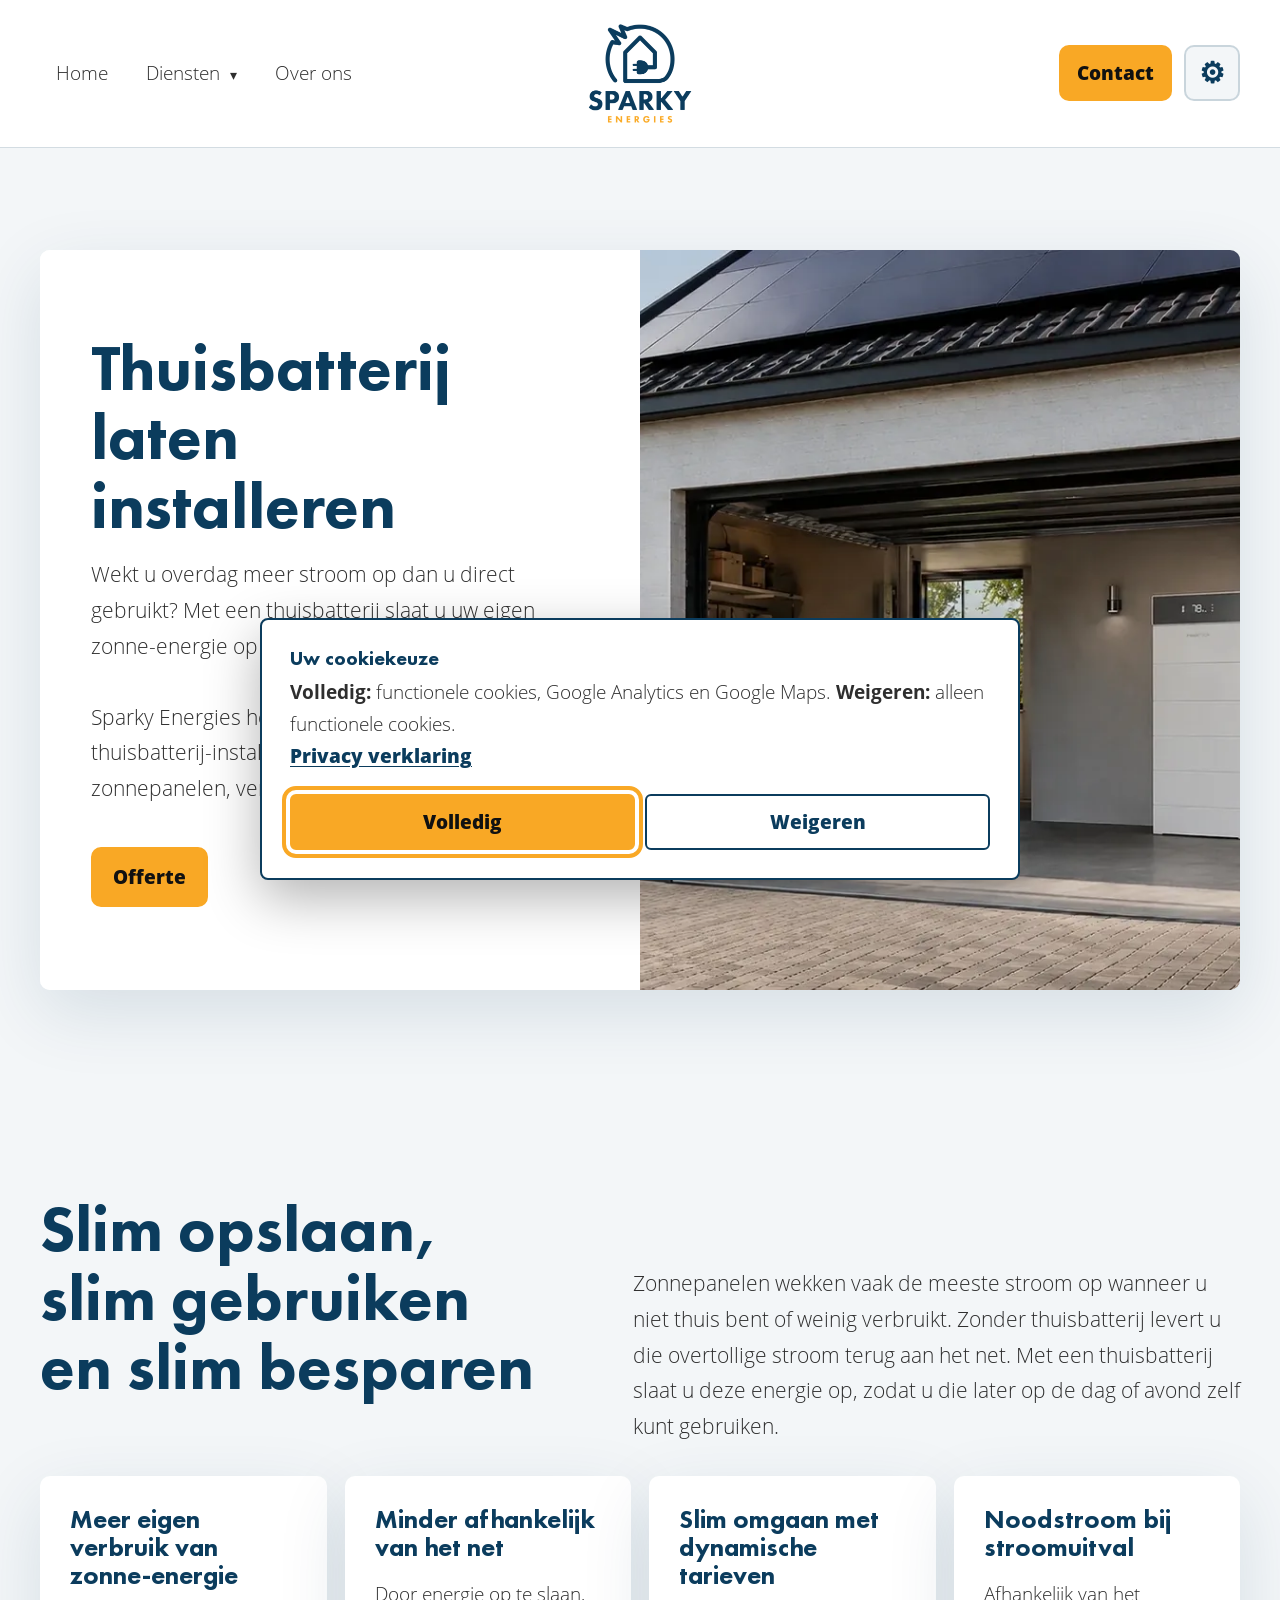
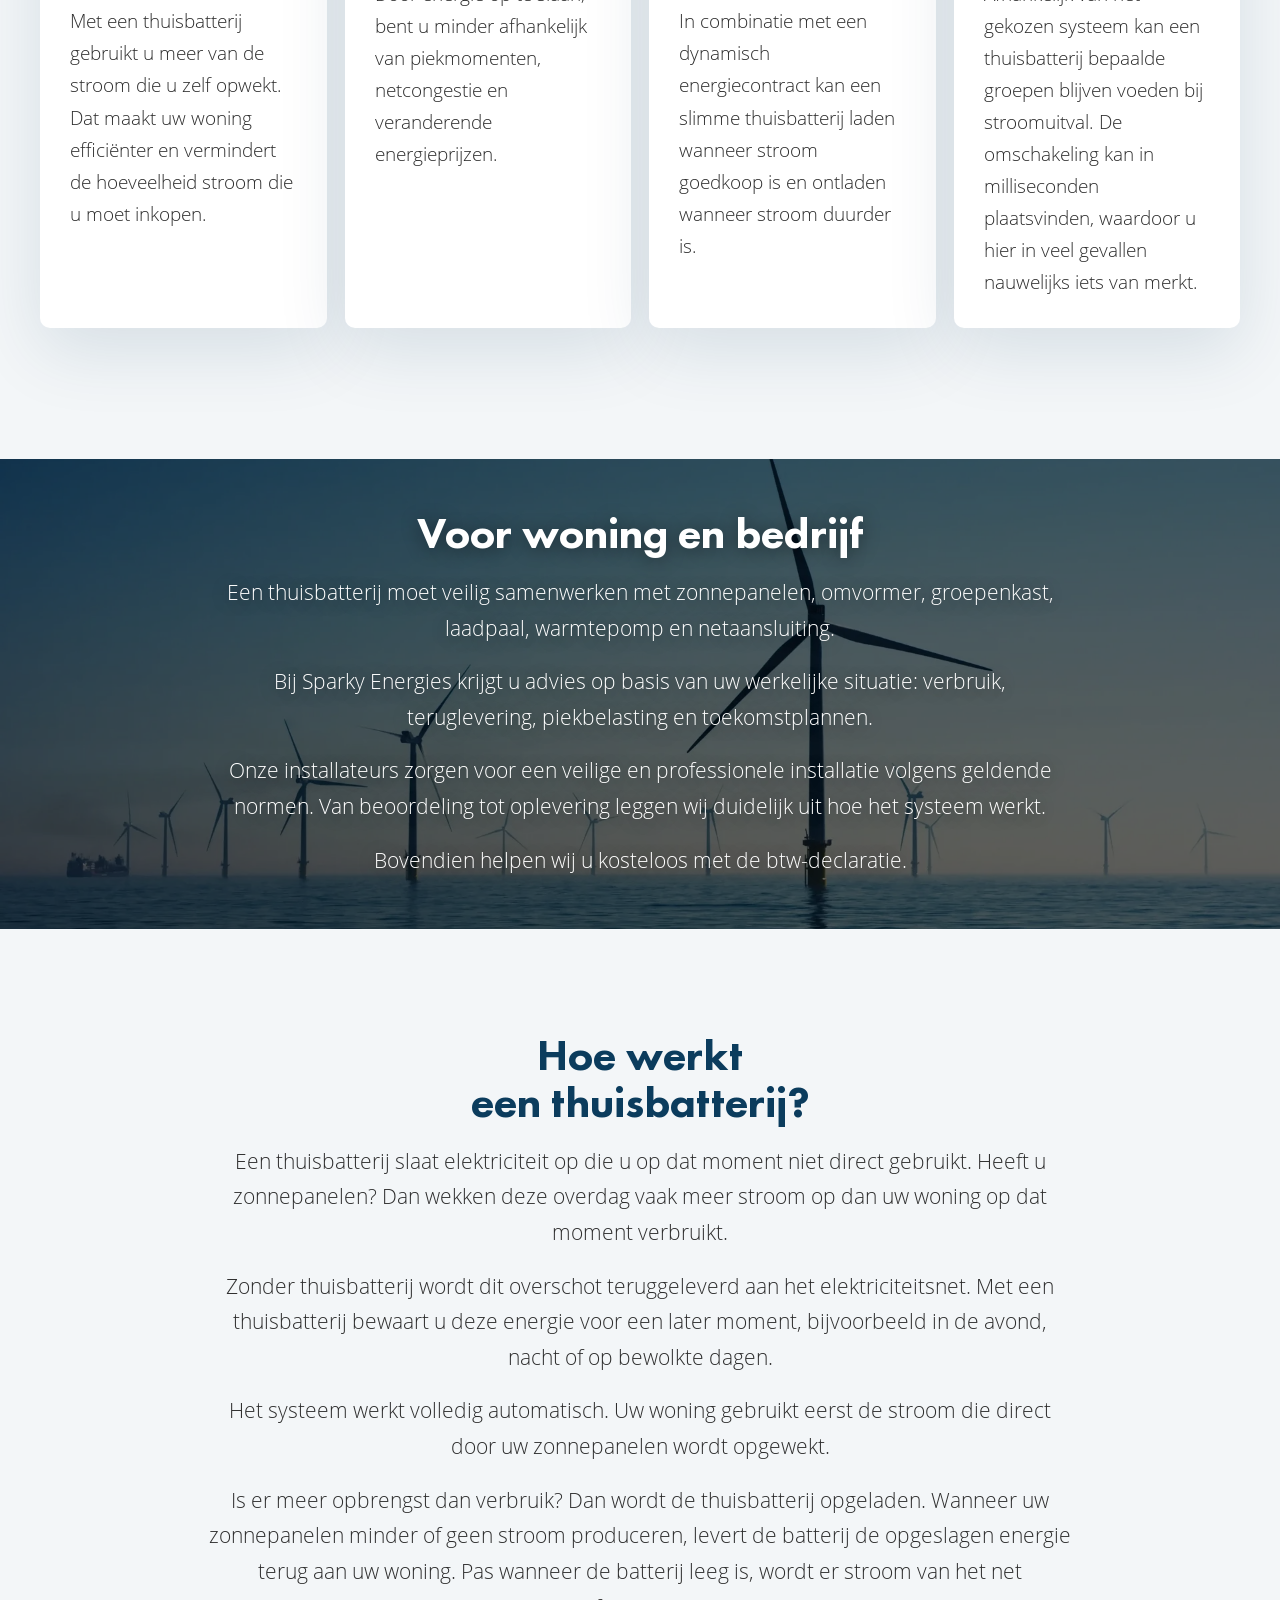
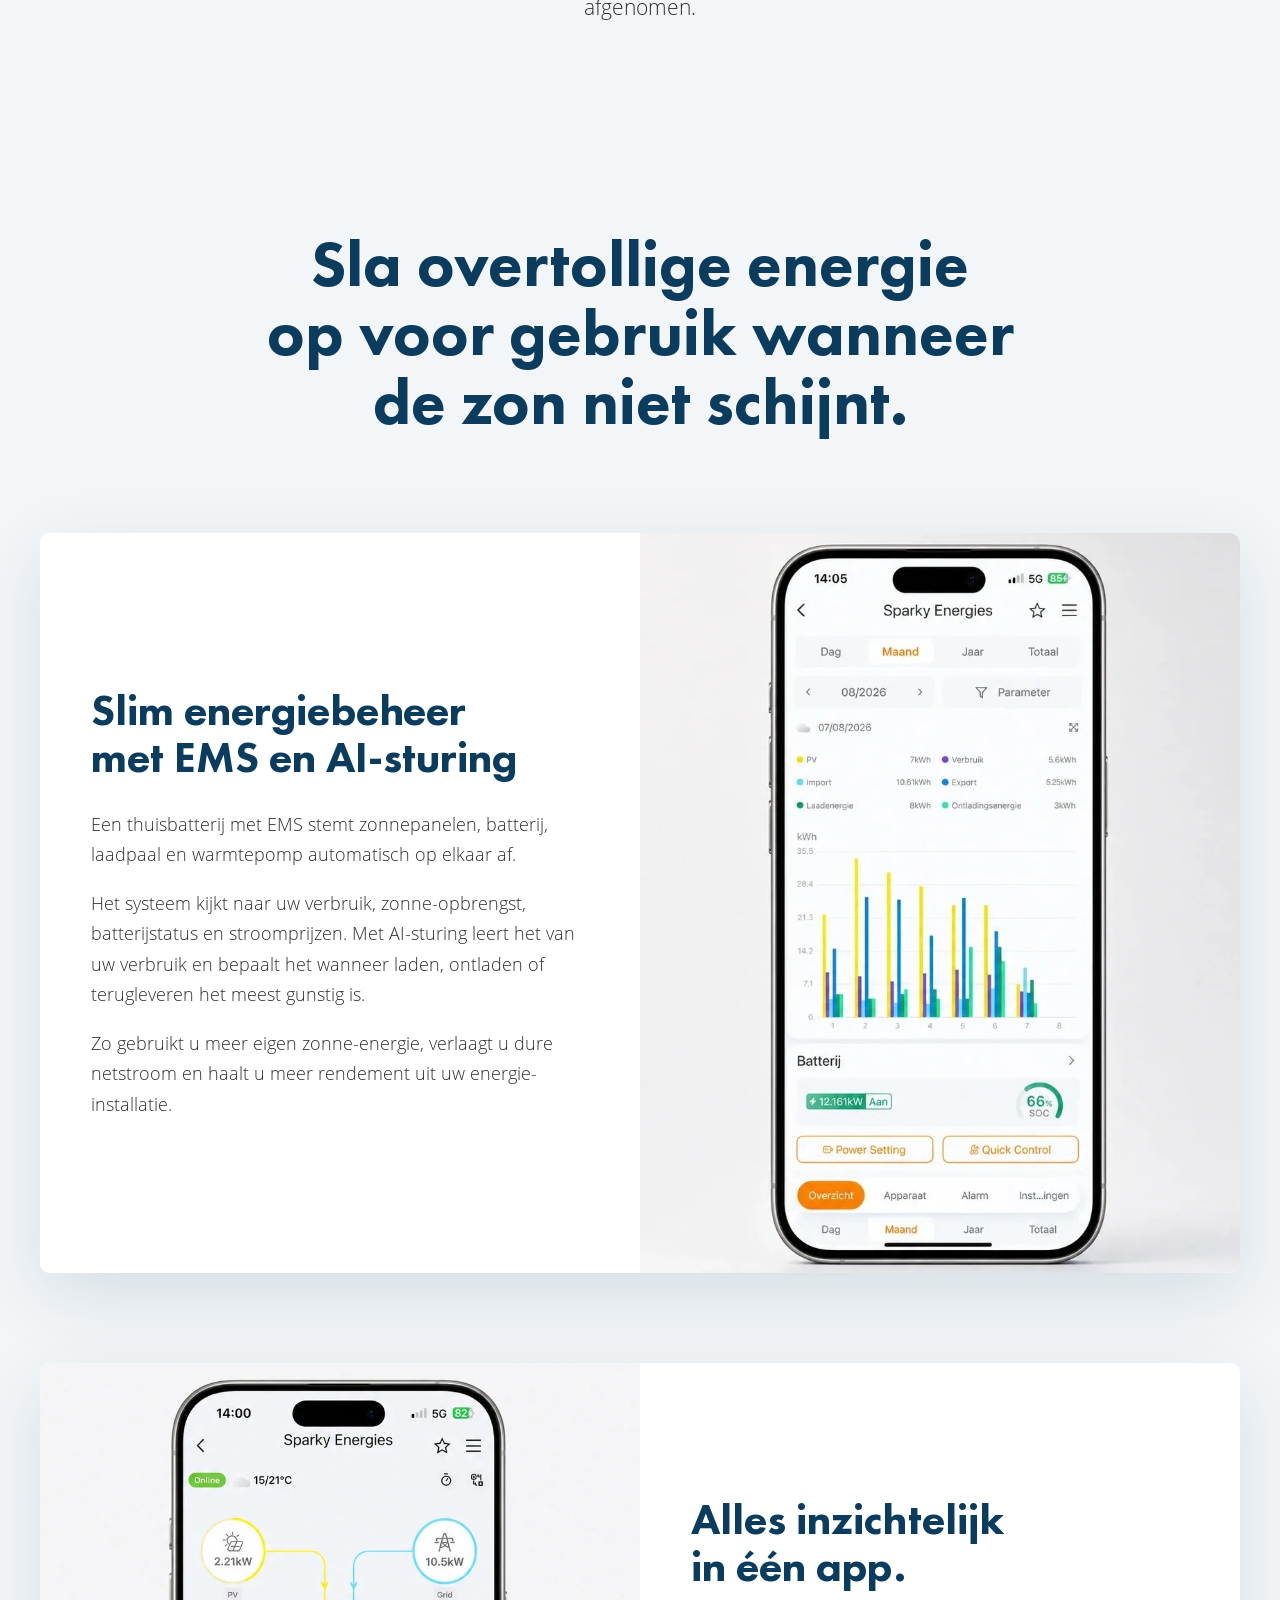
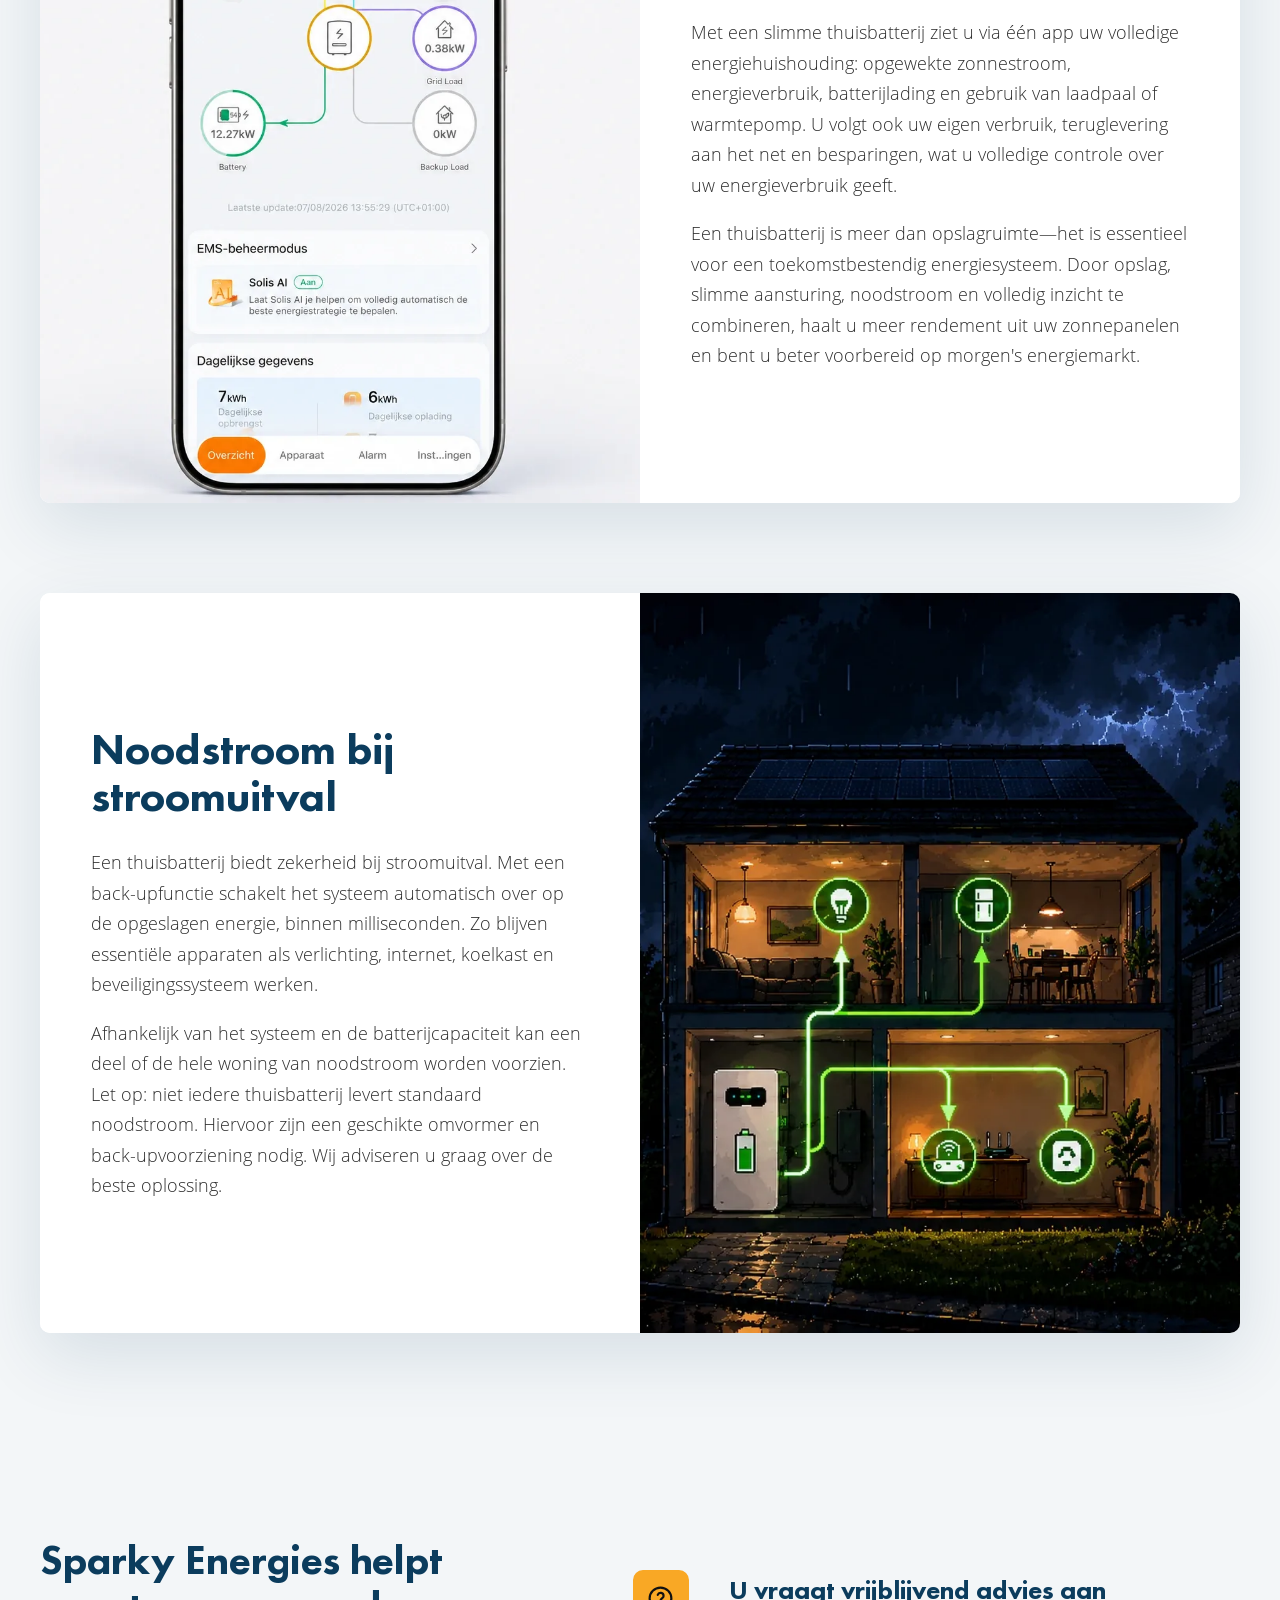
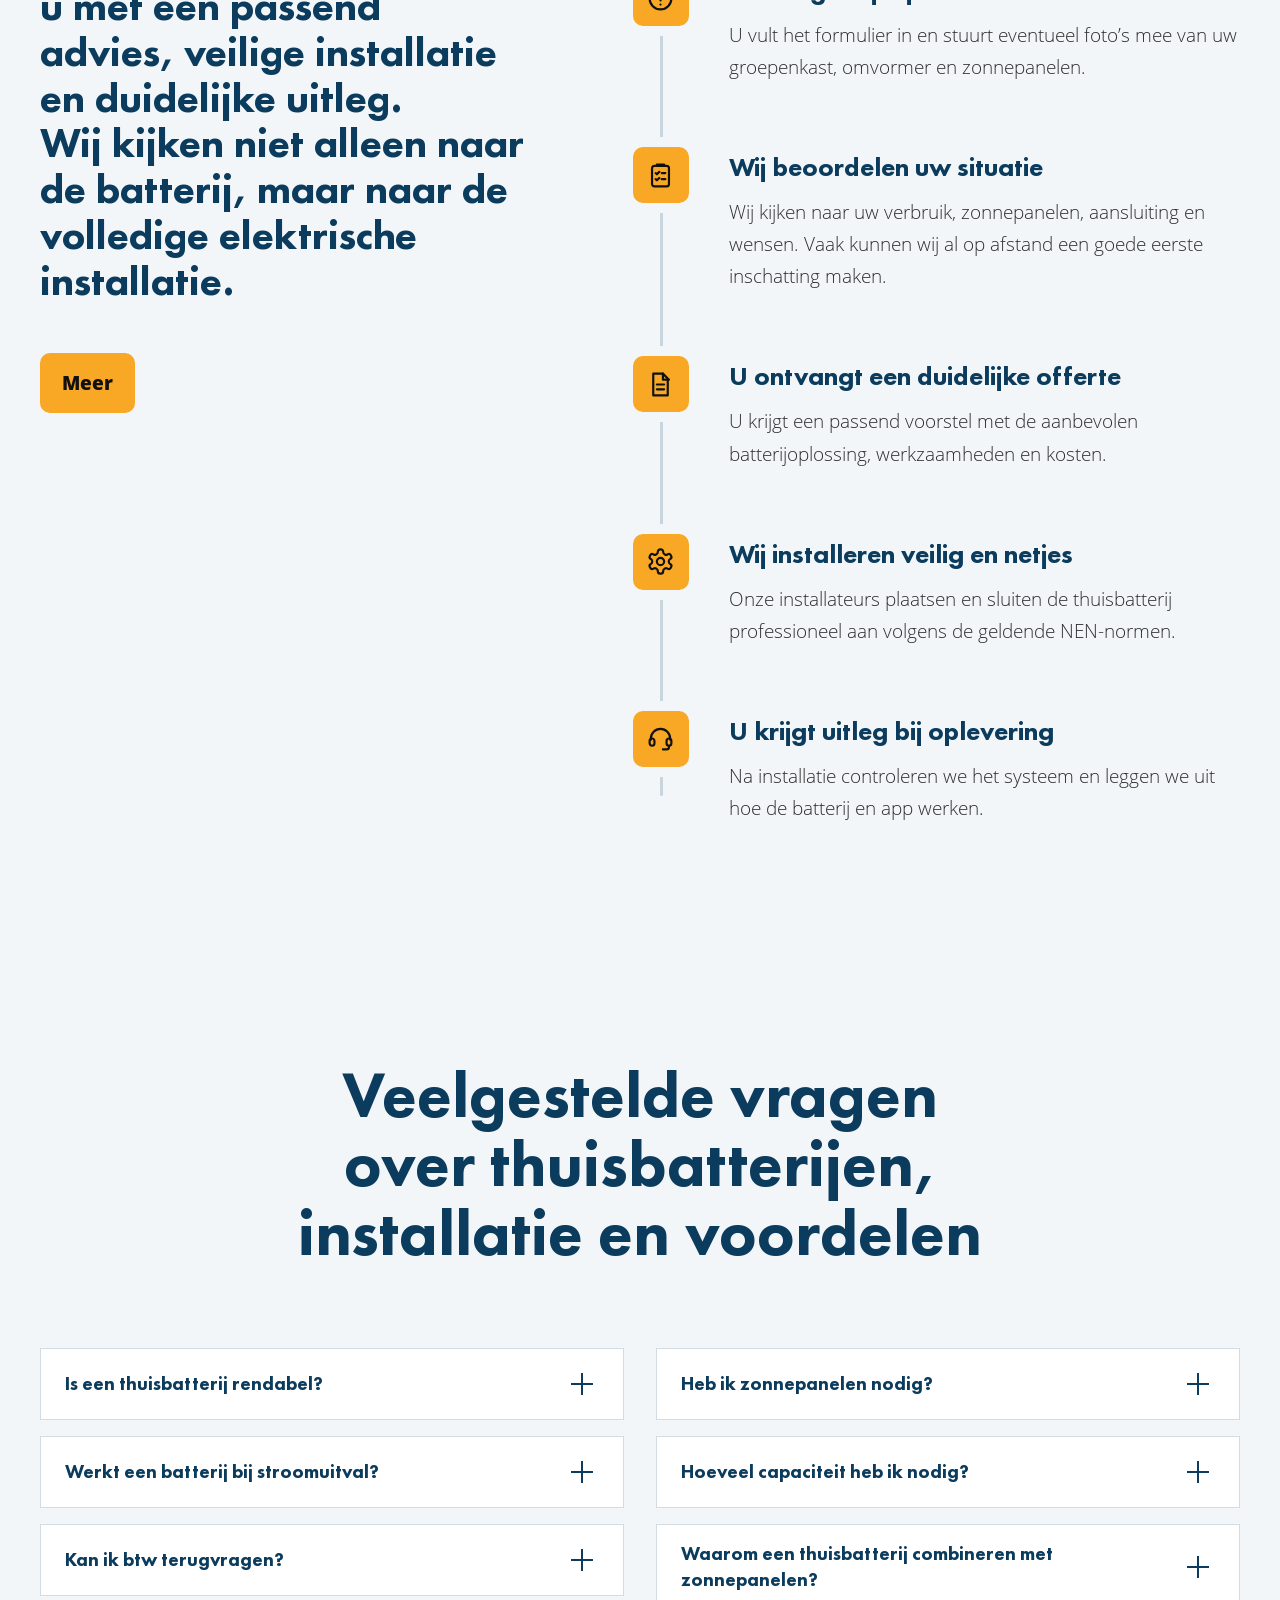
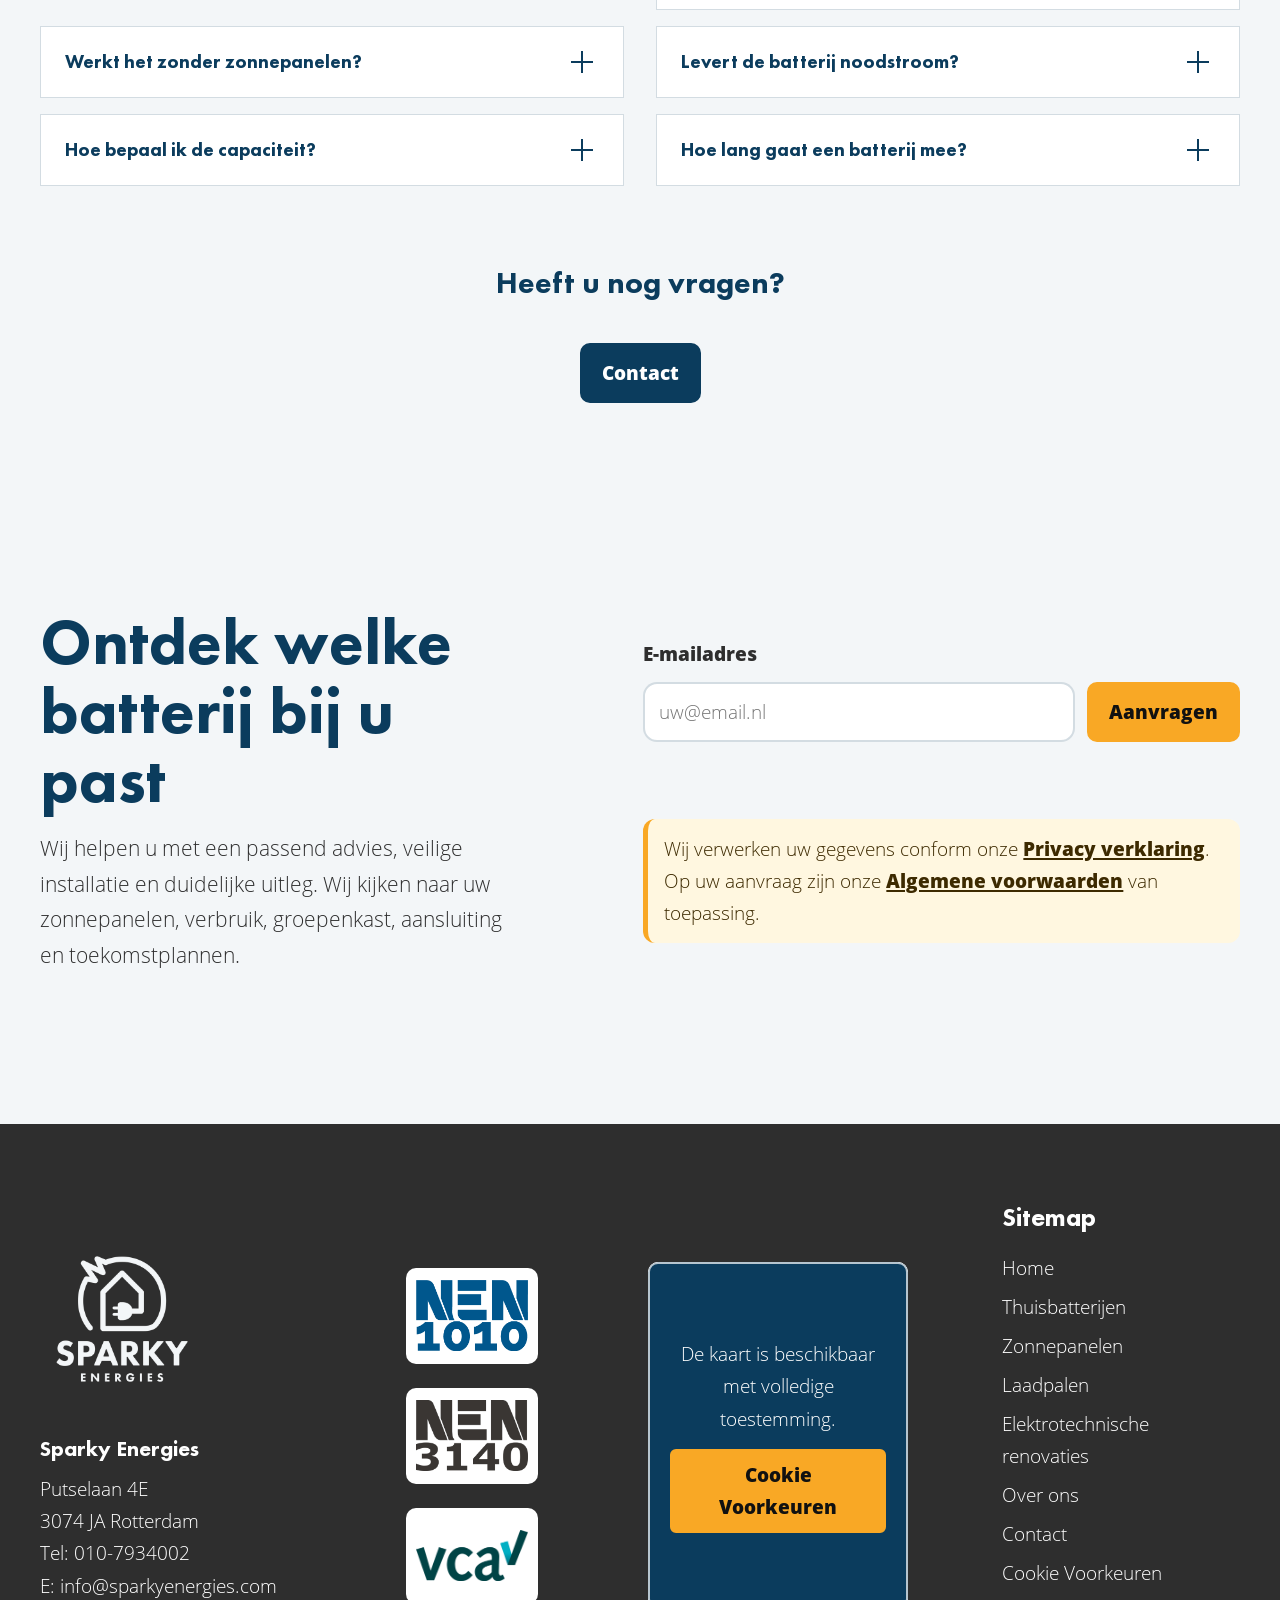
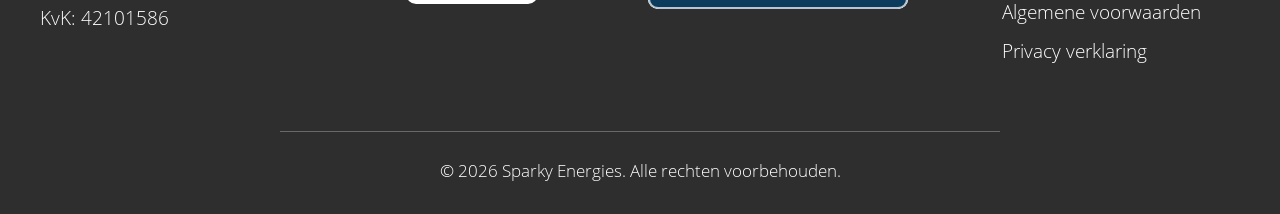
<file: thuisbatterijen.html>
<!doctype html>
<html lang="nl">
<head>
  <meta charset="utf-8" />
  <meta name="viewport" content="width=device-width, initial-scale=1" />
  <title>Thuisbatterij laten installeren Rotterdam | Sparky Energies</title>
  <meta name="description" content="Thuisbatterij laten installeren voor woning of bedrijf? Sparky Energies adviseert over capaciteit, zonnepanelen, verbruik en een veilige aansluiting." />
  <meta name="robots" content="index,follow,max-image-preview:large" />
  <meta name="color-scheme" content="light" />
  <meta name="theme-color" content="#0b3c5d" />
  <link rel="canonical" href="https://www.sparkyenergies.com/thuisbatterijen.html" />
  <meta property="og:locale" content="nl_NL" />
  <meta property="og:type" content="website" />
  <meta property="og:site_name" content="Sparky Energies" />
  <meta property="og:title" content="Thuisbatterij laten installeren Rotterdam | Sparky Energies" />
  <meta property="og:description" content="Advies en installatie van een thuisbatterij voor woning of bedrijf, afgestemd op uw zonnepanelen, verbruik en toekomstplannen." />
  <meta property="og:url" content="https://www.sparkyenergies.com/thuisbatterijen.html" />
  <meta property="og:image" content="https://www.sparkyenergies.com/assets/img/SparkyEnergies_Algemeen_Afbeelding_09.jpg" />
  <meta property="og:image:type" content="image/jpeg" />
  <meta property="og:image:width" content="1672" />
  <meta property="og:image:height" content="941" />
  <meta property="og:image:alt" content="Duurzame energie-installatie van Sparky Energies" />
  <meta name="twitter:card" content="summary_large_image" />
  <meta name="twitter:title" content="Thuisbatterij laten installeren Rotterdam | Sparky Energies" />
  <meta name="twitter:description" content="Advies en installatie van een thuisbatterij voor woning of bedrijf." />
  <meta name="twitter:image" content="https://www.sparkyenergies.com/assets/img/SparkyEnergies_Algemeen_Afbeelding_09.jpg" />
  <link rel="preload" href="assets/fonts/Futura PT Heavy.woff2" as="font" type="font/woff2" crossorigin />
  <link rel="preload" href="assets/fonts/Open Sans Light.woff2" as="font" type="font/woff2" crossorigin />
  <link rel="preload" as="image" href="assets/img/SparkyEnergies_Thuisbatterijen_Afbeelding_01.webp" type="image/webp" fetchpriority="high"
    imagesrcset="assets/img/responsive/480/SparkyEnergies_Thuisbatterijen_Afbeelding_01.webp 480w, assets/img/responsive/640/SparkyEnergies_Thuisbatterijen_Afbeelding_01.webp 640w, assets/img/responsive/768/SparkyEnergies_Thuisbatterijen_Afbeelding_01.webp 768w, assets/img/responsive/960/SparkyEnergies_Thuisbatterijen_Afbeelding_01.webp 960w, assets/img/responsive/1024/SparkyEnergies_Thuisbatterijen_Afbeelding_01.webp 1024w, assets/img/responsive/1280/SparkyEnergies_Thuisbatterijen_Afbeelding_01.webp 1280w, assets/img/SparkyEnergies_Thuisbatterijen_Afbeelding_01.webp 1346w"
    imagesizes="(min-width: 768px) clamp(888px, calc(164.4svh - 263px), 1250px), (min-width: 480px) calc(100vw - 48px), calc(100vw - 32px)" />
  <link rel="stylesheet" href="assets/css/styles.css" />
  <link rel="icon" type="image/png" href="assets/img/SparkyEnergies_Algemeen_Afbeelding_01.png" />
  <link rel="apple-touch-icon" href="assets/img/SparkyEnergies_Algemeen_Afbeelding_01.png" />
  <script src="assets/js/cookie-consent.js" defer></script>
  <script type="application/ld+json">
  {
    "@context": "https://schema.org",
    "@graph": [
      {
        "@type": "Electrician",
        "@id": "https://www.sparkyenergies.com/#business",
        "name": "Sparky Energies",
        "url": "https://www.sparkyenergies.com/",
        "logo": "https://www.sparkyenergies.com/assets/img/SparkyEnergies_Algemeen_Afbeelding_02.png",
        "telephone": "+31 10 793 4002",
        "email": "info@sparkyenergies.com",
        "identifier": { "@type": "PropertyValue", "propertyID": "KvK", "value": "42100586" },
        "address": {
          "@type": "PostalAddress",
          "streetAddress": "Putselaan 4E",
          "postalCode": "3074 JA",
          "addressLocality": "Rotterdam",
          "addressRegion": "Zuid-Holland",
          "addressCountry": "NL"
        },
        "areaServed": { "@type": "Country", "name": "Nederland" }
      },
      {
        "@type": "WebSite",
        "@id": "https://www.sparkyenergies.com/#website",
        "url": "https://www.sparkyenergies.com/",
        "name": "Sparky Energies",
        "publisher": { "@id": "https://www.sparkyenergies.com/#business" },
        "inLanguage": "nl-NL"
      },
      {
        "@type": "WebPage",
        "@id": "https://www.sparkyenergies.com/thuisbatterijen.html#webpage",
        "url": "https://www.sparkyenergies.com/thuisbatterijen.html",
        "name": "Thuisbatterij laten installeren Rotterdam | Sparky Energies",
        "description": "Thuisbatterij laten installeren voor woning of bedrijf? Sparky Energies adviseert over capaciteit, zonnepanelen, verbruik en een veilige aansluiting.",
        "isPartOf": { "@id": "https://www.sparkyenergies.com/#website" },
        "about": { "@id": "https://www.sparkyenergies.com/#business" },
        "mainEntity": { "@id": "https://www.sparkyenergies.com/thuisbatterijen.html#service" },
        "inLanguage": "nl-NL"
      },
      {
        "@type": "Service",
        "@id": "https://www.sparkyenergies.com/thuisbatterijen.html#service",
        "name": "Thuisbatterij installeren",
        "serviceType": "Advies en installatie van thuisbatterijen",
        "url": "https://www.sparkyenergies.com/thuisbatterijen.html",
        "description": "Thuisbatterij-installatie voor woningen en bedrijven, afgestemd op zonnepanelen, verbruik, groepenkast en toekomstplannen.",
        "provider": { "@id": "https://www.sparkyenergies.com/#business" },
        "areaServed": { "@type": "Country", "name": "Nederland" }
      }
    ]
  }
  </script>
</head>
<body id="thuisbatterijSectBody" class="siteBody thuisbatterijSectBody" data-page="Thuisbatterijen" data-page-number="2">
<header id="siteHeader" class="siteHeader">
  <a class="skipLink" href="#mainContent">Direct naar inhoud</a>
  <nav id="hoofdNavigatie" class="hoofdNavigatie" aria-label="Hoofdnavigatie">
    <a id="siteLogoLink" class="siteLogoLink" href="index.html" aria-label="Sparky Energies home">
      <img src="assets/img/SparkyEnergies_Algemeen_Afbeelding_02.png" alt="Sparky Energies logo" class="siteLogoAfbeelding" width="512" height="506" />
    </a>
    <button id="navigatieMenuKnop" class="navigatieMenuKnop" type="button" aria-controls="primaireNavigatieLijst" aria-expanded="false">
      <span class="srOnly">Menu openen of sluiten</span>
      <span aria-hidden="true">☰</span>
    </button>
    <ul id="primaireNavigatieLijst" class="primaireNavigatieLijst" role="list"><li><a href="index.html">Home</a></li><li><a aria-current="page" href="thuisbatterijen.html">Thuisbatterijen</a></li><li><a href="zonnepanelen.html">Zonnepanelen</a></li><li><a href="laadpalen.html">Laadpalen</a></li><li><a href="elektrotechnische-renovaties.html">Elektrotechnische renovaties</a></li><li><a href="over-ons.html">Over ons</a></li></ul>
    <div class="hoofdNavigatieActies">
      <a id="hoofdNavigatieContact" class="hoofdNavigatieContact" href="contact.html">Contact</a>
      <nav id="toegankelijkheidPaneel" class="toegankelijkheidPaneel" aria-label="Toegankelijkheidsopties">
      <button id="knopGrotereTekst" class="toegankelijkheidKnop" type="button" data-accessibility-action="toggle-text-size" aria-pressed="false">Grotere tekst</button>
      <button id="knopHoogContrast" class="toegankelijkheidKnop" type="button" data-accessibility-action="toggle-contrast" aria-pressed="false">Hoog contrast</button>
      <button id="knopVoorlezen" class="toegankelijkheidKnop" type="button" data-accessibility-action="read-page">Lees voor</button>
      <button id="knopVoorlezenStop" class="toegankelijkheidKnop" type="button" data-accessibility-action="stop-reading">Stop</button>
      </nav>
    </div>
  </nav>
</header>
<main id="mainContent" class="mainContent" tabindex="-1">
<section id="thuisbatterijSectThuisbatterijLatenInstalleren" class="siteSectie thuisbatterijSectThuisbatterijLatenInstalleren layoutSplitCard" data-page="Thuisbatterijen" data-page-number="2" data-section-number="1" data-section-title="Thuisbatterij laten installeren" aria-labelledby="thuisbatterijSectThuisbatterijLatenInstallerenH1">
  <article class="thuisbatterijSplitKaart thuisbatterijHeroSplitKaart">
    <div class="thuisbatterijSplitKaartInhoud">
      <header class="sectieKop thuisbatterijSectThuisbatterijLatenInstallerenKop">
        <h1 id="thuisbatterijSectThuisbatterijLatenInstallerenH1" class="sectieTitel">Thuisbatterij laten installeren</h1>
        <p id="thuisbatterijSectThuisbatterijLatenInstallerenP01" class="sectieIntro">Wekt u overdag meer stroom op dan u direct gebruikt? Met een thuisbatterij slaat u uw eigen zonne-energie op en gebruikt u deze later.<br><br> Sparky Energies helpt u met een veilige en slimme thuisbatterij-installatie die past bij uw woning, zonnepanelen, verbruik en toekomstplannen.</p>
      </header>
      <nav class="sectionActies" aria-label="Acties voor sectie Thuisbatterij laten installeren">
        <a id="thuisbatterijSectThuisbatterijLatenInstallerenBtn01Offerte" class="siteBtn siteBtnPrimary thuisbatterijSectThuisbatterijLatenInstallerenKnop" href="contact.html#contactSectLatenWeBeginnen" data-button-page="Thuisbatterijen" data-button-section="Thuisbatterij laten installeren" data-link-type="interne-pagina-sectie" data-target-page="Contact" data-target-section="contactSectLatenWeBeginnen">Offerte</a>
      </nav>
    </div>
    <figure id="thuisbatterijSectThuisbatterijLatenInstallerenMediaPlaceholder" class="thuisbatterijMediaPlaceholder thuisbatterijSplitKaartMedia thuisbatterijSectThuisbatterijLatenInstallerenMedia" aria-hidden="true">
      <img class="thuisbatterijMediaPlaceholderAfbeelding" src="assets/img/SparkyEnergies_Thuisbatterijen_Afbeelding_01.webp"
        srcset="assets/img/responsive/480/SparkyEnergies_Thuisbatterijen_Afbeelding_01.webp 480w, assets/img/responsive/640/SparkyEnergies_Thuisbatterijen_Afbeelding_01.webp 640w, assets/img/responsive/768/SparkyEnergies_Thuisbatterijen_Afbeelding_01.webp 768w, assets/img/responsive/960/SparkyEnergies_Thuisbatterijen_Afbeelding_01.webp 960w, assets/img/responsive/1024/SparkyEnergies_Thuisbatterijen_Afbeelding_01.webp 1024w, assets/img/responsive/1280/SparkyEnergies_Thuisbatterijen_Afbeelding_01.webp 1280w, assets/img/SparkyEnergies_Thuisbatterijen_Afbeelding_01.webp 1346w"
        sizes="(min-width: 768px) clamp(888px, calc(164.4svh - 263px), 1250px), (min-width: 480px) calc(100vw - 48px), calc(100vw - 32px)" alt="" width="1346" height="819" loading="eager" fetchpriority="high" decoding="async" />
    </figure>
  </article>
</section>
<section id="thuisbatterijSectSlimOpslaanSlimGebruikenEnSlimBesparen" class="siteSectie thuisbatterijSectSlimOpslaanSlimGebruikenEnSlimBesparen kenmerkKaartenSectie layoutFeatures" data-page="Thuisbatterijen" data-page-number="2" data-section-number="2" data-section-title="Slim opslaan, slim gebruiken en slim besparen" aria-labelledby="thuisbatterijSectSlimOpslaanSlimGebruikenEnSlimBesparenH2">
<header class="sectieKop thuisbatterijSectSlimOpslaanSlimGebruikenEnSlimBesparenKop">
  <h2 id="thuisbatterijSectSlimOpslaanSlimGebruikenEnSlimBesparenH2" class="sectieTitel">Slim opslaan, slim gebruiken en slim besparen</h2>
  <p id="thuisbatterijSectSlimOpslaanSlimGebruikenEnSlimBesparenP01" class="sectieIntro"><br><br>Zonnepanelen wekken vaak de meeste stroom op wanneer u niet thuis bent of weinig verbruikt. Zonder thuisbatterij levert u die overtollige stroom terug aan het net. Met een thuisbatterij slaat u deze energie op, zodat u die later op de dag of avond zelf kunt gebruiken.</p>
</header>
<ul id="thuisbatterijSectSlimOpslaanSlimGebruikenEnSlimBesparenLijst" class="kaartLijst thuisbatterijSectSlimOpslaanSlimGebruikenEnSlimBesparenLijst kenmerkKaartLijst kenmerkKaartLijstAutoHoogte" role="list">
  <li class="kaartLijstItem">
    <article id="thuisbatterijSectSlimOpslaanSlimGebruikenEnSlimBesparenArtikel01" class="kaart thuisbatterijSectSlimOpslaanSlimGebruikenEnSlimBesparenKaart kenmerkKaart">
      <h3 id="thuisbatterijSectSlimOpslaanSlimGebruikenEnSlimBesparenArtikel01H3">Meer eigen verbruik van zonne-energie</h3>
      <p id="thuisbatterijSectSlimOpslaanSlimGebruikenEnSlimBesparenArtikel01P01">Met een thuisbatterij gebruikt u meer van de stroom die u zelf opwekt. Dat maakt uw woning efficiënter en vermindert de hoeveelheid stroom die u moet inkopen.</p>
    </article>
  </li>
  <li class="kaartLijstItem">
    <article id="thuisbatterijSectSlimOpslaanSlimGebruikenEnSlimBesparenArtikel02" class="kaart thuisbatterijSectSlimOpslaanSlimGebruikenEnSlimBesparenKaart kenmerkKaart">
      <h3 id="thuisbatterijSectSlimOpslaanSlimGebruikenEnSlimBesparenArtikel02H3">Minder afhankelijk van het net</h3>
      <p id="thuisbatterijSectSlimOpslaanSlimGebruikenEnSlimBesparenArtikel02P01">Door energie op te slaan, bent u minder afhankelijk van piekmomenten, netcongestie en veranderende energieprijzen.</p>
    </article>
  </li>
  <li class="kaartLijstItem">
    <article id="thuisbatterijSectSlimOpslaanSlimGebruikenEnSlimBesparenArtikel03" class="kaart thuisbatterijSectSlimOpslaanSlimGebruikenEnSlimBesparenKaart kenmerkKaart">
      <h3 id="thuisbatterijSectSlimOpslaanSlimGebruikenEnSlimBesparenArtikel03H3">Slim omgaan met dynamische tarieven</h3>
      <p id="thuisbatterijSectSlimOpslaanSlimGebruikenEnSlimBesparenArtikel03P01">In combinatie met een dynamisch energiecontract kan een slimme thuisbatterij laden wanneer stroom goedkoop is en ontladen wanneer stroom duurder is.</p>
    </article>
  </li>
  <li class="kaartLijstItem">
    <article id="thuisbatterijSectSlimOpslaanSlimGebruikenEnSlimBesparenArtikel04" class="kaart thuisbatterijSectSlimOpslaanSlimGebruikenEnSlimBesparenKaart kenmerkKaart">
      <h3 id="thuisbatterijSectSlimOpslaanSlimGebruikenEnSlimBesparenArtikel04H3">Noodstroom bij stroomuitval</h3>
      <p id="thuisbatterijSectSlimOpslaanSlimGebruikenEnSlimBesparenArtikel04P01">Afhankelijk van het gekozen systeem kan een thuisbatterij bepaalde groepen blijven voeden bij stroomuitval. De omschakeling kan in milliseconden plaatsvinden, waardoor u hier in veel gevallen nauwelijks iets van merkt.</p>
    </article>
  </li>
</ul>
<nav class="sectionActies" aria-label="Acties voor sectie Slim opslaan, slim gebruiken en slim besparen">
<!--<a id="thuisbatterijSectSlimOpslaanSlimGebruikenEnSlimBesparenBtn01Meer" class="siteBtn siteBtnPrimary thuisbatterijSectSlimOpslaanSlimGebruikenEnSlimBesparenKnop" href="#thuisbatterijSectOntdekWelkeBatterijPastBijU" data-button-page="Thuisbatterijen" data-button-section="Slim opslaan, slim gebruiken en slim besparen" data-link-type="interne-sectie" data-target-page="Thuisbatterijen" data-target-section="thuisbatterijSectOntdekWelkeBatterijPastBijU">Meer</a> -->
</nav>
</section>
<section id="thuisbatterijSectVoorWoningEnBedrijf" class="siteSectie thuisbatterijSectVoorWoningEnBedrijf layoutSplitCard" data-page="Thuisbatterijen" data-page-number="2" data-section-number="3" data-section-title="Voor woning en bedrijf" aria-labelledby="thuisbatterijSectVoorWoningEnBedrijfH2">
  <article class="thuisbatterijSplitKaart">
    <div class="thuisbatterijSplitKaartInhoud">
      <header class="sectieKop thuisbatterijSectVoorWoningEnBedrijfKop">
        <h2 id="thuisbatterijSectVoorWoningEnBedrijfH2" class="sectieTitel">Voor woning en bedrijf</h2>
        <p id="thuisbatterijSectVoorWoningEnBedrijfP01" class="sectieIntro">Een thuisbatterij moet veilig samenwerken met zonnepanelen, omvormer, groepenkast, laadpaal, warmtepomp en netaansluiting.</p>
        <p id="thuisbatterijSectVoorWoningEnBedrijfP02" class="contentParagraaf">Bij Sparky Energies krijgt u advies op basis van uw werkelijke situatie: verbruik, teruglevering, piekbelasting en toekomstplannen.</p>
        <p id="thuisbatterijSectVoorWoningEnBedrijfP03" class="contentParagraaf">Onze installateurs zorgen voor een veilige en professionele installatie volgens geldende normen. Van beoordeling tot oplevering leggen wij duidelijk uit hoe het systeem werkt.</p>
        <p id="thuisbatterijSectVoorWoningEnBedrijfP04" class="contentParagraaf">Bovendien helpen wij u kosteloos met de btw-declaratie.</p>
      </header>
    </div>
    <figure id="thuisbatterijSectVoorWoningEnBedrijfMediaPlaceholder" class="thuisbatterijMediaPlaceholder thuisbatterijSplitKaartMedia thuisbatterijSectVoorWoningEnBedrijfMedia" aria-hidden="true">
      <img class="thuisbatterijMediaPlaceholderAfbeelding" src="assets/img/SparkyEnergies_Thuisbatterijen_Afbeelding_02.webp" alt="" width="1200" height="900" loading="lazy" decoding="async" />
    </figure>
  </article>
</section>
<section id="thuisbatterijSectHoeWerktEenThuisbatterij" class="siteSectie thuisbatterijSectHoeWerktEenThuisbatterij layoutSplitCard" data-page="Thuisbatterijen" data-page-number="2" data-section-number="4" data-section-title="Hoe werkt een thuisbatterij?" aria-labelledby="thuisbatterijSectHoeWerktEenThuisbatterijH2">
  <article class="thuisbatterijSplitKaart thuisbatterijSplitKaartMediaLinks hoogContrastTransparantVlak">
    <div class="thuisbatterijSplitKaartInhoud">
      <header class="sectieKop thuisbatterijSectHoeWerktEenThuisbatterijKop">
        <h2 id="thuisbatterijSectHoeWerktEenThuisbatterijH2" class="sectieTitel">Hoe werkt een thuisbatterij?</h2>
        <p id="thuisbatterijSectHoeWerktEenThuisbatterijP01" class="sectieIntro">Een thuisbatterij slaat elektriciteit op die u op dat moment niet direct gebruikt. Heeft u zonnepanelen? Dan wekken deze overdag vaak meer stroom op dan uw woning op dat moment verbruikt.</p>
        <p id="thuisbatterijSectHoeWerktEenThuisbatterijP02" class="contentParagraaf">Zonder thuisbatterij wordt dit overschot teruggeleverd aan het elektriciteitsnet. Met een thuisbatterij bewaart u deze energie voor een later moment, bijvoorbeeld in de avond, nacht of op bewolkte dagen.</p>
        <p id="thuisbatterijSectHoeWerktEenThuisbatterijP03" class="contentParagraaf">Het systeem werkt volledig automatisch. Uw woning gebruikt eerst de stroom die direct door uw zonnepanelen wordt opgewekt.</p>
        <p id="thuisbatterijSectHoeWerktEenThuisbatterijP04" class="contentParagraaf">Is er meer opbrengst dan verbruik? Dan wordt de thuisbatterij opgeladen. Wanneer uw zonnepanelen minder of geen stroom produceren, levert de batterij de opgeslagen energie terug aan uw woning. Pas wanneer de batterij leeg is, wordt er stroom van het net afgenomen.</p>
      </header>
    </div>
    <!-- <figure id="thuisbatterijSectHoeWerktEenThuisbatterijMediaPlaceholder" class="thuisbatterijMediaPlaceholder thuisbatterijSplitKaartMedia thuisbatterijSectHoeWerktEenThuisbatterijMedia hoogContrastTransparantVlak" aria-hidden="true">
      <img class="thuisbatterijMediaPlaceholderAfbeelding" src="assets/img/SparkyEnergies_Algemeen_Afbeelding_07.svg" alt="" width="1200" height="900" loading="lazy" decoding="async" />
      <figcaption class="thuisbatterijMediaPlaceholderLabel">Beeldplaceholder</figcaption>
    </figure> -->
  </article>
</section>
<section id="thuisbatterijSectSlimEnergiebeheerMetEMSEnAISturing" class="siteSectie thuisbatterijSectSlimEnergiebeheerMetEMSEnAISturing layoutStickySplitCards" data-page="Thuisbatterijen" data-page-number="2" data-section-number="5" data-section-title="Sla overtollige energie op voor gebruik wanneer de zon niet schijnt." aria-labelledby="thuisbatterijSectSlimEnergiebeheerMetEMSEnAISturingH2">
<header class="sectieKop thuisbatterijSectSlimEnergiebeheerMetEMSEnAISturingKop">
  <h2 id="thuisbatterijSectSlimEnergiebeheerMetEMSEnAISturingH2" class="sectieTitel">Sla overtollige energie op voor gebruik wanneer de zon niet schijnt.</h2>
</header>
<ol id="thuisbatterijSectSlimEnergiebeheerMetEMSEnAISturingScrollLijst" class="thuisbatterijEmsKaartLijst" data-sticky-stack>
  <li class="thuisbatterijEmsScrollKaart" data-sticky-card>
    <article id="thuisbatterijSectSlimEnergiebeheerMetEMSEnAISturingArtikel01" class="kaart thuisbatterijEmsKaart">
      <div class="thuisbatterijEmsKaartInhoud">
        <h3 id="thuisbatterijSectSlimEnergiebeheerMetEMSEnAISturingStap01H3">Slim energiebeheer met EMS en AI-sturing</h3>
        <p id="thuisbatterijSectSlimEnergiebeheerMetEMSEnAISturingStap01P01">Een thuisbatterij met EMS stemt zonnepanelen, batterij, laadpaal en warmtepomp automatisch op elkaar af.</p>
        <p id="thuisbatterijSectSlimEnergiebeheerMetEMSEnAISturingStap01P02">Het systeem kijkt naar uw verbruik, zonne-opbrengst, batterijstatus en stroomprijzen. Met AI-sturing leert het van uw verbruik en bepaalt het wanneer laden, ontladen of terugleveren het meest gunstig is.</p>
        <p id="thuisbatterijSectSlimEnergiebeheerMetEMSEnAISturingStap01P03">Zo gebruikt u meer eigen zonne-energie, verlaagt u dure netstroom en haalt u meer rendement uit uw energie-installatie.</p>
      </div>
      <figure class="thuisbatterijEmsKaartMedia" aria-hidden="true">
        <img class="thuisbatterijEmsKaartAfbeelding" src="assets/img/SparkyEnergies_Thuisbatterijen_Afbeelding_03.webp" alt="" width="1200" height="900" loading="lazy" decoding="async" />
      </figure>
    </article>
  </li>
  <li class="thuisbatterijEmsScrollKaart" data-sticky-card>
    <article id="thuisbatterijSectSlimEnergiebeheerMetEMSEnAISturingArtikel02" class="kaart thuisbatterijEmsKaart">
      <div class="thuisbatterijEmsKaartInhoud">
        <h3 id="thuisbatterijSectSlimEnergiebeheerMetEMSEnAISturingStap02H3">Alles inzichtelijk in één app.</h3>
        <p id="thuisbatterijSectSlimEnergiebeheerMetEMSEnAISturingStap02P01">Met een slimme thuisbatterij ziet u via één app uw volledige energiehuishouding: opgewekte zonnestroom, energieverbruik, batterijlading en gebruik van laadpaal of warmtepomp. U volgt ook uw eigen verbruik, teruglevering aan het net en besparingen, wat u volledige controle over uw energieverbruik geeft.</p>
        <p id="thuisbatterijSectSlimEnergiebeheerMetEMSEnAISturingStap02P02">Een thuisbatterij is meer dan opslagruimte—het is essentieel voor een toekomstbestendig energiesysteem. Door opslag, slimme aansturing, noodstroom en volledig inzicht te combineren, haalt u meer rendement uit uw zonnepanelen en bent u beter voorbereid op morgen's energiemarkt.</p>
      </div>
      <figure class="thuisbatterijEmsKaartMedia" aria-hidden="true">
        <img class="thuisbatterijEmsKaartAfbeelding" src="assets/img/SparkyEnergies_Thuisbatterijen_Afbeelding_04.webp" alt="" width="1200" height="900" loading="lazy" decoding="async" />
      </figure>
    </article>
  </li>
  <li class="thuisbatterijEmsScrollKaart" data-sticky-card>
    <article id="thuisbatterijSectSlimEnergiebeheerMetEMSEnAISturingArtikel03" class="kaart thuisbatterijEmsKaart">
      <div class="thuisbatterijEmsKaartInhoud">
        <h3 id="thuisbatterijSectSlimEnergiebeheerMetEMSEnAISturingStap03H3">Noodstroom bij stroomuitval</h3>
        <p id="thuisbatterijSectSlimEnergiebeheerMetEMSEnAISturingStap03P01">Een thuisbatterij biedt zekerheid bij stroomuitval. Met een back-upfunctie schakelt het systeem automatisch over op de opgeslagen energie, binnen milliseconden. Zo blijven essentiële apparaten als verlichting, internet, koelkast en beveiligingssysteem werken.</p>
        <p id="thuisbatterijSectSlimEnergiebeheerMetEMSEnAISturingStap03P02">Afhankelijk van het systeem en de batterijcapaciteit kan een deel of de hele woning van noodstroom worden voorzien. Let op: niet iedere thuisbatterij levert standaard noodstroom. Hiervoor zijn een geschikte omvormer en back-upvoorziening nodig. Wij adviseren u graag over de beste oplossing.</p>
      </div>
      <figure class="thuisbatterijEmsKaartMedia" aria-hidden="true">
        <img class="thuisbatterijEmsKaartAfbeelding" src="assets/img/SparkyEnergies_Thuisbatterijen_Afbeelding_05.webp" alt="" width="1200" height="900" loading="lazy" decoding="async" />
      </figure>
    </article>
  </li>
</ol>
</section>
<!-- <section id="thuisbatterijSectWiltUWetenWatEenThuisbatterijInstallatieVoorUKuntOpleveren" class="siteSectie thuisbatterijSectWiltUWetenWatEenThuisbatterijInstallatieVoorUKuntOpleveren layoutImageCta" data-page="Thuisbatterijen" data-page-number="2" data-section-number="6" data-section-title="Wilt u weten wat een thuisbatterij-installatie voor u kunt opleveren?" aria-labelledby="thuisbatterijSectWiltUWetenWatEenThuisbatterijInstallatieVoorUKuntOpleverenH2">
  <div class="layoutImageCtaInhoud thuisbatterijSectWiltUWetenWatEenThuisbatterijInstallatieVoorUKuntOpleverenInhoud">
    <header class="sectieKop thuisbatterijSectWiltUWetenWatEenThuisbatterijInstallatieVoorUKuntOpleverenKop">
      <h2 id="thuisbatterijSectWiltUWetenWatEenThuisbatterijInstallatieVoorUKuntOpleverenH2" class="sectieTitel">Wilt u weten wat een thuisbatterij-installatie voor u kunt opleveren?</h2>
      <p id="thuisbatterijSectWiltUWetenWatEenThuisbatterijInstallatieVoorUKuntOpleverenP01" class="sectieIntro">Bij stroomuitval schakelt uw batterij automatisch over op opgeslagen energie. Essentiële apparaten blijven werken zonder onderbreking.</p>
    </header>
    <a id="thuisbatterijSectWiltUWetenWatEenThuisbatterijInstallatieVoorUKuntOpleverenBtn01Meer" class="siteBtn siteBtnPrimary thuisbatterijSectWiltUWetenWatEenThuisbatterijInstallatieVoorUKuntOpleverenKnop" href="#thuisbatterijSectOntdekWelkeBatterijPastBijU" data-button-page="Thuisbatterijen" data-button-section="Wilt u weten wat een thuisbatterij-installatie voor u kunt opleveren?" data-link-type="interne-sectie" data-target-page="Thuisbatterijen" data-target-section="thuisbatterijSectOntdekWelkeBatterijPastBijU">Meer</a>
  </div>
</section> -->
<section id="thuisbatterijSectZoWerkenWij" class="siteSectie thuisbatterijSectZoWerkenWij layoutProcessTimeline" data-page="Thuisbatterijen" data-page-number="2" data-section-number="7" data-section-title="Sparky Energies helpt u met een passend advies, veilige installatie en duidelijke uitleg. Wij kijken niet alleen naar de batterij, maar naar de volledige elektrische installatie." aria-labelledby="thuisbatterijSectZoWerkenWijH2">
<header class="sectieKop thuisbatterijSectZoWerkenWijKop">
  <h2 id="thuisbatterijSectZoWerkenWijH2" class="sectieTitel">Sparky Energies helpt u met een passend advies, veilige installatie en duidelijke uitleg.<br />Wij kijken niet alleen naar de batterij, maar naar de volledige elektrische installatie.</h2>
  <nav class="sectionActies" aria-label="Acties voor sectie Zo werken wij">
    <a id="thuisbatterijSectZoWerkenWijBtn01Meer" class="siteBtn siteBtnPrimary thuisbatterijSectZoWerkenWijKnop" href="#thuisbatterijSectOntdekWelkeBatterijPastBijU" data-button-page="Thuisbatterijen" data-button-section="Zo werken wij" data-link-type="interne-sectie" data-target-page="Thuisbatterijen" data-target-section="thuisbatterijSectOntdekWelkeBatterijPastBijU">Meer</a>
  </nav>
</header>
<div class="thuisbatterijSectZoWerkenWijTijdlijn" data-process-timeline>
  <div class="thuisbatterijSectZoWerkenWijTijdlijnSpoor" aria-hidden="true">
    <span class="thuisbatterijSectZoWerkenWijTijdlijnVoortgang" data-process-progress></span>
  </div>
  <ol id="thuisbatterijSectZoWerkenWijStappen" class="thuisbatterijSectZoWerkenWijStappen">
    <li class="thuisbatterijSectZoWerkenWijStap">
      <span class="thuisbatterijSectZoWerkenWijStapIcoon" aria-hidden="true">
        <svg viewBox="0 0 24 24" focusable="false">
          <circle cx="12" cy="12" r="9"></circle>
          <path d="M9.7 9a2.5 2.5 0 0 1 4.85.85c0 1.8-2.55 2.15-2.55 3.75"></path>
          <path d="M12 17h.01"></path>
        </svg>
      </span>
      <article id="thuisbatterijSectZoWerkenWijStap01" class="thuisbatterijSectZoWerkenWijStapInhoud">
        <h3 id="thuisbatterijSectZoWerkenWijStap01H3">U vraagt vrijblijvend advies aan</h3>
        <p id="thuisbatterijSectZoWerkenWijStap01P01">U vult het formulier in en stuurt eventueel foto’s mee van uw groepenkast, omvormer en zonnepanelen.</p>
      </article>
    </li>
    <li class="thuisbatterijSectZoWerkenWijStap">
      <span class="thuisbatterijSectZoWerkenWijStapIcoon" aria-hidden="true">
        <svg viewBox="0 0 24 24" focusable="false">
          <rect x="5" y="4" width="14" height="17" rx="2"></rect>
          <path d="M9 4V3h6v1"></path>
          <path d="m8 10 1 1 2-2"></path>
          <path d="M13 10h3"></path>
          <path d="m8 15 1 1 2-2"></path>
          <path d="M13 15h3"></path>
        </svg>
      </span>
      <article id="thuisbatterijSectZoWerkenWijStap02" class="thuisbatterijSectZoWerkenWijStapInhoud">
        <h3 id="thuisbatterijSectZoWerkenWijStap02H3">Wij beoordelen uw situatie</h3>
        <p id="thuisbatterijSectZoWerkenWijStap02P01">Wij kijken naar uw verbruik, zonnepanelen, aansluiting en wensen. Vaak kunnen wij al op afstand een goede eerste inschatting maken.</p>
      </article>
    </li>
    <li class="thuisbatterijSectZoWerkenWijStap">
      <span class="thuisbatterijSectZoWerkenWijStapIcoon" aria-hidden="true">
        <svg viewBox="0 0 24 24" focusable="false">
          <path d="M6 3h8l4 4v14H6z"></path>
          <path d="M14 3v5h5"></path>
          <path d="M9 12h6"></path>
          <path d="M9 16h6"></path>
        </svg>
      </span>
      <article id="thuisbatterijSectZoWerkenWijStap03" class="thuisbatterijSectZoWerkenWijStapInhoud">
        <h3 id="thuisbatterijSectZoWerkenWijStap03H3">U ontvangt een duidelijke offerte</h3>
        <p id="thuisbatterijSectZoWerkenWijStap03P01">U krijgt een passend voorstel met de aanbevolen batterijoplossing, werkzaamheden en kosten.</p>
      </article>
    </li>
    <li class="thuisbatterijSectZoWerkenWijStap">
      <span class="thuisbatterijSectZoWerkenWijStapIcoon" aria-hidden="true">
        <svg viewBox="0 0 24 24" focusable="false">
          <path d="M12.22 2h-.44a2 2 0 0 0-2 2v.18a2 2 0 0 1-1 1.73l-.43.25a2 2 0 0 1-2 0l-.15-.08a2 2 0 0 0-2.73.73l-.22.38a2 2 0 0 0 .73 2.73l.15.09a2 2 0 0 1 1 1.74v.5a2 2 0 0 1-1 1.74l-.15.09a2 2 0 0 0-.73 2.73l.22.38a2 2 0 0 0 2.73.73l.15-.08a2 2 0 0 1 2 0l.43.25a2 2 0 0 1 1 1.73V20a2 2 0 0 0 2 2h.44a2 2 0 0 0 2-2v-.18a2 2 0 0 1 1-1.73l.43-.25a2 2 0 0 1 2 0l.15.08a2 2 0 0 0 2.73-.73l.22-.38a2 2 0 0 0-.73-2.73l-.15-.09a2 2 0 0 1-1-1.74v-.5a2 2 0 0 1 1-1.74l.15-.09a2 2 0 0 0 .73-2.73l-.22-.38a2 2 0 0 0-2.73-.73l-.15.08a2 2 0 0 1-2 0l-.43-.25a2 2 0 0 1-1-1.73V4a2 2 0 0 0-2-2z"></path>
          <circle cx="12" cy="12" r="3"></circle>
        </svg>
      </span>
      <article id="thuisbatterijSectZoWerkenWijStap04" class="thuisbatterijSectZoWerkenWijStapInhoud">
        <h3 id="thuisbatterijSectZoWerkenWijStap04H3">Wij installeren veilig en netjes</h3>
        <p id="thuisbatterijSectZoWerkenWijStap04P01">Onze installateurs plaatsen en sluiten de thuisbatterij professioneel aan volgens de geldende NEN-normen.</p>
      </article>
    </li>
    <li class="thuisbatterijSectZoWerkenWijStap">
      <span class="thuisbatterijSectZoWerkenWijStapIcoon" aria-hidden="true">
        <svg viewBox="0 0 24 24" focusable="false">
          <path d="M4 13v-1a8 8 0 0 1 16 0v1"></path>
          <rect x="3" y="12" width="4" height="6" rx="2"></rect>
          <rect x="17" y="12" width="4" height="6" rx="2"></rect>
          <path d="M19 18v1a2 2 0 0 1-2 2h-3"></path>
        </svg>
      </span>
      <article id="thuisbatterijSectZoWerkenWijStap05" class="thuisbatterijSectZoWerkenWijStapInhoud">
        <h3 id="thuisbatterijSectZoWerkenWijStap05H3">U krijgt uitleg bij oplevering</h3>
        <p id="thuisbatterijSectZoWerkenWijStap05P01">Na installatie controleren we het systeem en leggen we uit hoe de batterij en app werken.</p>
      </article>
    </li>
  </ol>
</div>
</section>
<section id="thuisbatterijSectVeelGesteldeVragenOverThuisbatterijenInstallatieEnVoordelen" class="siteSectie thuisbatterijSectVeelGesteldeVragenOverThuisbatterijenInstallatieEnVoordelen thuisbatterijFaq siteFaq layoutFaq" data-page="Thuisbatterijen" data-page-number="2" data-section-number="8" data-section-title="Vragen" aria-labelledby="thuisbatterijSectVeelGesteldeVragenOverThuisbatterijenInstallatieEnVoordelenH2">
  <header class="sectieKop thuisbatterijSectVeelGesteldeVragenOverThuisbatterijenInstallatieEnVoordelenKop">
    <h2 id="thuisbatterijSectVeelGesteldeVragenOverThuisbatterijenInstallatieEnVoordelenH2" class="sectieTitel">Veelgestelde vragen over thuisbatterijen, installatie en voordelen</h2>
    <p id="thuisbatterijSectVeelGesteldeVragenOverThuisbatterijenInstallatieEnVoordelenP01" class="sectieIntro"></p>
  </header>
  <section id="thuisbatterijSectVeelGesteldeVragenOverThuisbatterijenInstallatieEnVoordelenVragen" class="faqLijst" aria-label="Vragen en antwoorden">
    <details id="thuisbatterijSectVeelGesteldeVragenOverThuisbatterijenInstallatieEnVoordelenVraag01" class="faqItem">
      <summary><h3 id="thuisbatterijSectVeelGesteldeVragenOverThuisbatterijenInstallatieEnVoordelenVraag01H3">Is een thuisbatterij rendabel?<span class="faqPlus" aria-hidden="true"></span></h3></summary>
      <p id="thuisbatterijSectVeelGesteldeVragenOverThuisbatterijenInstallatieEnVoordelenVraag01P01">Ja, zeker als u zonnepanelen heeft. U profiteert meer van uw eigen opgewekte stroom en bent minder afhankelijk van het net. De terugverdientijd hangt af van uw verbruik en energiecontract.</p>
    </details>
    <details id="thuisbatterijSectVeelGesteldeVragenOverThuisbatterijenInstallatieEnVoordelenVraag02" class="faqItem">
      <summary><h3 id="thuisbatterijSectVeelGesteldeVragenOverThuisbatterijenInstallatieEnVoordelenVraag02H3">Heb ik zonnepanelen nodig?<span class="faqPlus" aria-hidden="true"></span></h3></summary>
      <p id="thuisbatterijSectVeelGesteldeVragenOverThuisbatterijenInstallatieEnVoordelenVraag02P01">Een thuisbatterij werkt het best met zonnepanelen, maar kan ook stroom van het net opslaan bij dynamische tarieven. Voor maximaal voordeel adviseren wij zonnepanelen.</p>
    </details>
    <details id="thuisbatterijSectVeelGesteldeVragenOverThuisbatterijenInstallatieEnVoordelenVraag03" class="faqItem">
      <summary><h3 id="thuisbatterijSectVeelGesteldeVragenOverThuisbatterijenInstallatieEnVoordelenVraag03H3">Werkt een batterij bij stroomuitval?<span class="faqPlus" aria-hidden="true"></span></h3></summary>
      <p id="thuisbatterijSectVeelGesteldeVragenOverThuisbatterijenInstallatieEnVoordelenVraag03P01">Niet automatisch. Met een geschikt back-upsysteem kan de batterij geselecteerde groepen van stroom voorzien wanneer het net uitvalt. Dit moet wel worden ingebouwd.</p>
    </details>
    <details id="thuisbatterijSectVeelGesteldeVragenOverThuisbatterijenInstallatieEnVoordelenVraag04" class="faqItem">
      <summary><h3 id="thuisbatterijSectVeelGesteldeVragenOverThuisbatterijenInstallatieEnVoordelenVraag04H3">Hoeveel capaciteit heb ik nodig?<span class="faqPlus" aria-hidden="true"></span></h3></summary>
      <p id="thuisbatterijSectVeelGesteldeVragenOverThuisbatterijenInstallatieEnVoordelenVraag04P01">Dit hangt af van uw jaarlijks stroomverbruik, avondverbruik en aantal zonnepanelen. Wij berekenen dit op maat in een adviesgesprek.</p>
    </details>
    <details id="thuisbatterijSectVeelGesteldeVragenOverThuisbatterijenInstallatieEnVoordelenVraag05" class="faqItem">
      <summary><h3 id="thuisbatterijSectVeelGesteldeVragenOverThuisbatterijenInstallatieEnVoordelenVraag05H3">Kan ik btw terugvragen?<span class="faqPlus" aria-hidden="true"></span></h3></summary>
      <p id="thuisbatterijSectVeelGesteldeVragenOverThuisbatterijenInstallatieEnVoordelenVraag05P01">Onder bepaalde voorwaarden ja. Dit hangt af van uw energiecontract, de aansturing en fiscale regels. Wij informeren u graag over de mogelijkheden.</p>
    </details>
    <details id="thuisbatterijSectVeelGesteldeVragenOverThuisbatterijenInstallatieEnVoordelenVraag06" class="faqItem">
      <summary><h3 id="thuisbatterijSectVeelGesteldeVragenOverThuisbatterijenInstallatieEnVoordelenVraag06H3">Waarom een thuisbatterij combineren met zonnepanelen?<span class="faqPlus" aria-hidden="true"></span></h3></summary>
      <p id="thuisbatterijSectVeelGesteldeVragenOverThuisbatterijenInstallatieEnVoordelenVraag06P01">Met zonnepanelen profiteert u maximaal. De batterij slaat overtollige energie op voor gebruik 's avonds, wat direct uw energierekening verlaagt en de terugverdientijd verkort.</p>
    </details>
    <details id="thuisbatterijSectVeelGesteldeVragenOverThuisbatterijenInstallatieEnVoordelenVraag07" class="faqItem">
      <summary><h3 id="thuisbatterijSectVeelGesteldeVragenOverThuisbatterijenInstallatieEnVoordelenVraag07H3">Werkt het zonder zonnepanelen?<span class="faqPlus" aria-hidden="true"></span></h3></summary>
      <p id="thuisbatterijSectVeelGesteldeVragenOverThuisbatterijenInstallatieEnVoordelenVraag07P01">Een batterij kan ook stroom van het net opslaan bij dynamische tarieven, maar het voordeel is kleiner. Voor optimaal rendement adviseren wij zonnepanelen erbij.</p>
    </details>
    <details id="thuisbatterijSectVeelGesteldeVragenOverThuisbatterijenInstallatieEnVoordelenVraag08" class="faqItem">
      <summary><h3 id="thuisbatterijSectVeelGesteldeVragenOverThuisbatterijenInstallatieEnVoordelenVraag08H3">Levert de batterij noodstroom?<span class="faqPlus" aria-hidden="true"></span></h3></summary>
      <p id="thuisbatterijSectVeelGesteldeVragenOverThuisbatterijenInstallatieEnVoordelenVraag08P01">Niet standaard. Met een back-upsysteem kan de batterij essentiële groepen voorzien bij stroomuitval. Dit moet wel worden ingebouwd en geconfigureerd.</p>
    </details>
    <details id="thuisbatterijSectVeelGesteldeVragenOverThuisbatterijenInstallatieEnVoordelenVraag09" class="faqItem">
      <summary><h3 id="thuisbatterijSectVeelGesteldeVragenOverThuisbatterijenInstallatieEnVoordelenVraag09H3">Hoe bepaal ik de capaciteit?<span class="faqPlus" aria-hidden="true"></span></h3></summary>
      <p id="thuisbatterijSectVeelGesteldeVragenOverThuisbatterijenInstallatieEnVoordelenVraag09P01">Wij berekenen dit op basis van uw jaarlijks verbruik, avondgebruik en aantal zonnepanelen. Een adviesgesprek geeft duidelijkheid over de juiste grootte voor uw situatie.</p>
    </details>
    <details id="thuisbatterijSectVeelGesteldeVragenOverThuisbatterijenInstallatieEnVoordelenVraag10" class="faqItem">
      <summary><h3 id="thuisbatterijSectVeelGesteldeVragenOverThuisbatterijenInstallatieEnVoordelenVraag10H3">Hoe lang gaat een batterij mee?<span class="faqPlus" aria-hidden="true"></span></h3></summary>
      <p id="thuisbatterijSectVeelGesteldeVragenOverThuisbatterijenInstallatieEnVoordelenVraag10P01">Moderne batterijen gaan 10 tot 15 jaar mee en behouden 80 procent capaciteit. Dit is een solide investering voor de lange termijn.</p>
    </details>
  </section>
  <aside class="thuisbatterijFaqContact siteFaqContact" aria-labelledby="thuisbatterijSectVeelGesteldeVragenOverThuisbatterijenInstallatieEnVoordelenContactH3">
    <h3 id="thuisbatterijSectVeelGesteldeVragenOverThuisbatterijenInstallatieEnVoordelenContactH3">Heeft u nog vragen?</h3>
    <p id="thuisbatterijSectVeelGesteldeVragenOverThuisbatterijenInstallatieEnVoordelenContactP01"></p>
    <a id="thuisbatterijSectVeelGesteldeVragenOverThuisbatterijenInstallatieEnVoordelenBtn01Contact" class="siteBtn siteBtnSecondary thuisbatterijSectVeelGesteldeVragenOverThuisbatterijenInstallatieEnVoordelenKnop" href="contact.html#contactSectLatenWeBeginnen" data-button-page="Thuisbatterijen" data-button-section="Vragen" data-link-type="interne-pagina-sectie" data-target-page="Contact" data-target-section="contactSectLatenWeBeginnen">Contact</a>
  </aside>
</section>
<section id="thuisbatterijSectOntdekWelkeBatterijPastBijU" class="siteSectie thuisbatterijSectOntdekWelkeBatterijPastBijU layoutEmailCta" data-page="Thuisbatterijen" data-page-number="2" data-section-number="9" data-section-title="Ontdek welke batterij bij u past" aria-labelledby="thuisbatterijSectOntdekWelkeBatterijPastBijUH2">
<header class="sectieKop thuisbatterijSectOntdekWelkeBatterijPastBijUKop">
  <h2 id="thuisbatterijSectOntdekWelkeBatterijPastBijUH2" class="sectieTitel">Ontdek welke batterij bij u past</h2>
  <p id="thuisbatterijSectOntdekWelkeBatterijPastBijUP01" class="sectieIntro">Wij helpen u met een passend advies, veilige installatie en duidelijke uitleg. Wij kijken naar uw zonnepanelen, verbruik, groepenkast, aansluiting en toekomstplannen.</p>
</header>
<form id="thuisbatterijSectOntdekWelkeBatterijPastBijUFormulier" class="emailCtaFormulier" action="https://formspree.io/f/xnjenvqd" method="post" data-formspree-form aria-describedby="thuisbatterijSectOntdekWelkeBatterijPastBijUFormulierNotitie">
  <input type="hidden" name="_subject" value="Nieuwe thuisbatterij-aanvraag" />
  <input type="hidden" name="bron" value="Thuisbatterijen – Ontdek welke batterij bij u past" />
  <div class="formulierHoneypot" aria-hidden="true"><label for="thuisbatterijSectOntdekWelkeBatterijPastBijUWebsite">Laat dit veld leeg</label><input id="thuisbatterijSectOntdekWelkeBatterijPastBijUWebsite" name="_gotcha" type="text" tabindex="-1" autocomplete="off" /></div>
  <label for="thuisbatterijSectOntdekWelkeBatterijPastBijUEmailInput">E-mailadres</label>
  <input id="thuisbatterijSectOntdekWelkeBatterijPastBijUEmailInput" name="email" type="email" autocomplete="email" placeholder="uw@email.nl" required />
  <button id="thuisbatterijSectOntdekWelkeBatterijPastBijUBtn01Aanvragen" class="siteBtn siteBtnPrimary thuisbatterijSectOntdekWelkeBatterijPastBijUKnop" type="submit" data-button-page="Thuisbatterijen" data-button-section="Ontdek welke batterij bij u past" data-link-type="formulier-versturen">Aanvragen</button>
  <p id="thuisbatterijSectOntdekWelkeBatterijPastBijUFormulierNotitie" class="formulierNotitie" aria-live="polite" hidden></p>
</form>
<p id="thuisbatterijSectOntdekWelkeBatterijPastBijUP02" class="privacyNotitie">Wij verwerken uw gegevens conform onze <a href="assets/documenten/privacy-en-cookieverklaring-sparky-energies.pdf" download="privacy-en-cookieverklaring-sparky-energies.pdf">Privacy verklaring</a>. Op uw aanvraag zijn onze <a href="assets/documenten/algemene-voorwaarden-sparky-energies-vof.pdf" download="algemene-voorwaarden-sparky-energies-vof.pdf">Algemene voorwaarden</a> van toepassing.</p>
</section>
</main>
<footer id="siteFooter" class="siteFooter">
  <section id="footerSectBedrijfsinformatie" class="footerSectie" aria-label="Bedrijfsinformatie, locatie en sitemap">
    <div class="footerKolommen">
      <section class="footerKolom footerBedrijf" aria-labelledby="footerSectBedrijfsgegevensH2">
        <h2 id="footerSectBedrijfsgegevensH2" class="srOnly">Bedrijfsgegevens</h2>
        <a class="footerLogoLink" href="index.html" aria-label="Sparky Energies home"><img class="footerLogoAfbeelding" src="assets/img/SparkyEnergies_Algemeen_Afbeelding_03.png" alt="Sparky Energies logo" width="512" height="506" loading="lazy" decoding="async" /></a>
        <address class="footerBedrijfsgegevens"><strong>Sparky Energies</strong><span>Putselaan 4E</span><span>3074 JA Rotterdam</span><a href="tel:+31107934002">Tel: 010-7934002</a><a href="mailto:info@sparkyenergies.com">E: info@sparkyenergies.com</a><span>KvK: 42101586</span></address>
      </section>
      <section class="footerKolom footerCertificeringen" aria-labelledby="footerSectCertificeringenH2">
        <h2 id="footerSectCertificeringenH2" class="srOnly">Normen en certificering</h2>
        <ul class="footerCertificeringLijst" role="list">
          <li><img class="footerCertificeringLogo" src="assets/img/SparkyEnergies_Algemeen_Afbeelding_04.png" alt="NEN 1010" width="420" height="267" loading="lazy" decoding="async" /></li>
          <li><img class="footerCertificeringLogo" src="assets/img/SparkyEnergies_Algemeen_Afbeelding_05.png" alt="NEN 3140" width="747" height="472" loading="lazy" decoding="async" /></li>
          <li><img class="footerCertificeringLogo" src="assets/img/SparkyEnergies_Algemeen_Afbeelding_06.png" alt="VCA" width="1000" height="451" loading="lazy" decoding="async" /></li>
        </ul>
      </section>
      <section class="footerKolom footerLocatie" aria-labelledby="footerSectLocatieH2">
        <h2 id="footerSectLocatieH2" class="srOnly">Onze locatie</h2>
        <iframe class="footerKaart" title="Sparky Energies aan de Putselaan 4E in Rotterdam" data-cookie-src="https://www.google.com/maps?q=Putselaan%204E%2C%203074%20JA%20Rotterdam&amp;output=embed" width="240" height="320" loading="lazy" referrerpolicy="no-referrer-when-downgrade" allowfullscreen></iframe>
      </section>
      <section class="footerKolom footerSitemap" aria-labelledby="footerSectSitemapH2">
        <h2 id="footerSectSitemapH2">Sitemap</h2>
        <nav aria-label="Footer navigatie"><ul class="footerNavigatieLijst" role="list"><li><a href="index.html">Home</a></li><li><a href="thuisbatterijen.html">Thuisbatterijen</a></li><li><a href="zonnepanelen.html">Zonnepanelen</a></li><li><a href="laadpalen.html">Laadpalen</a></li><li><a href="elektrotechnische-renovaties.html">Elektrotechnische renovaties</a></li><li><a href="over-ons.html">Over ons</a></li><li><a href="contact.html">Contact</a></li><li><a href="assets/documenten/algemene-voorwaarden-sparky-energies-vof.pdf" data-terms-download download="algemene-voorwaarden-sparky-energies-vof.pdf">Algemene voorwaarden</a></li><li><a href="assets/documenten/privacy-en-cookieverklaring-sparky-energies.pdf" data-privacy-download download="privacy-en-cookieverklaring-sparky-energies.pdf">Privacy verklaring</a></li></ul></nav>
      </section>
    </div>
    <p class="footerCopyright">© 2026 Sparky Energies. Alle rechten voorbehouden.</p>
  </section>
</footer>
<script src="assets/js/main.js" defer></script>
</body>
</html>
</file>
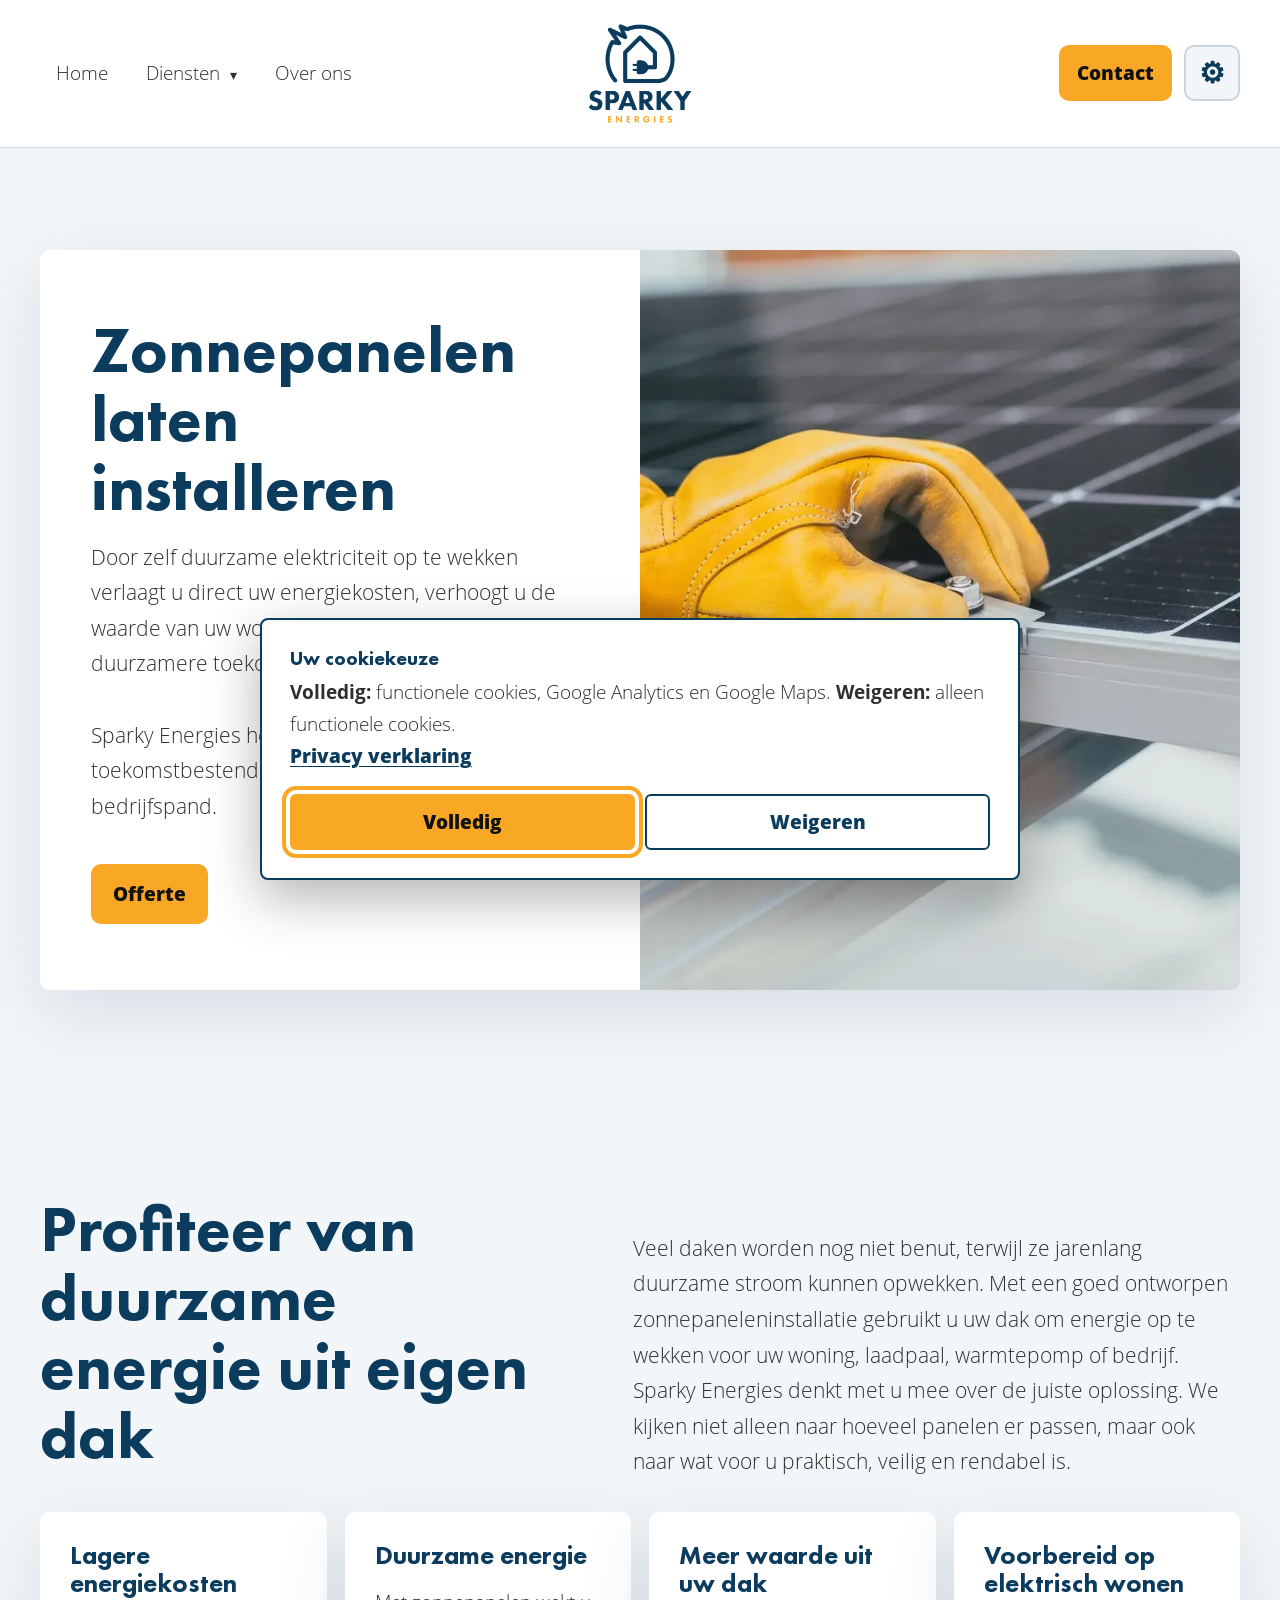
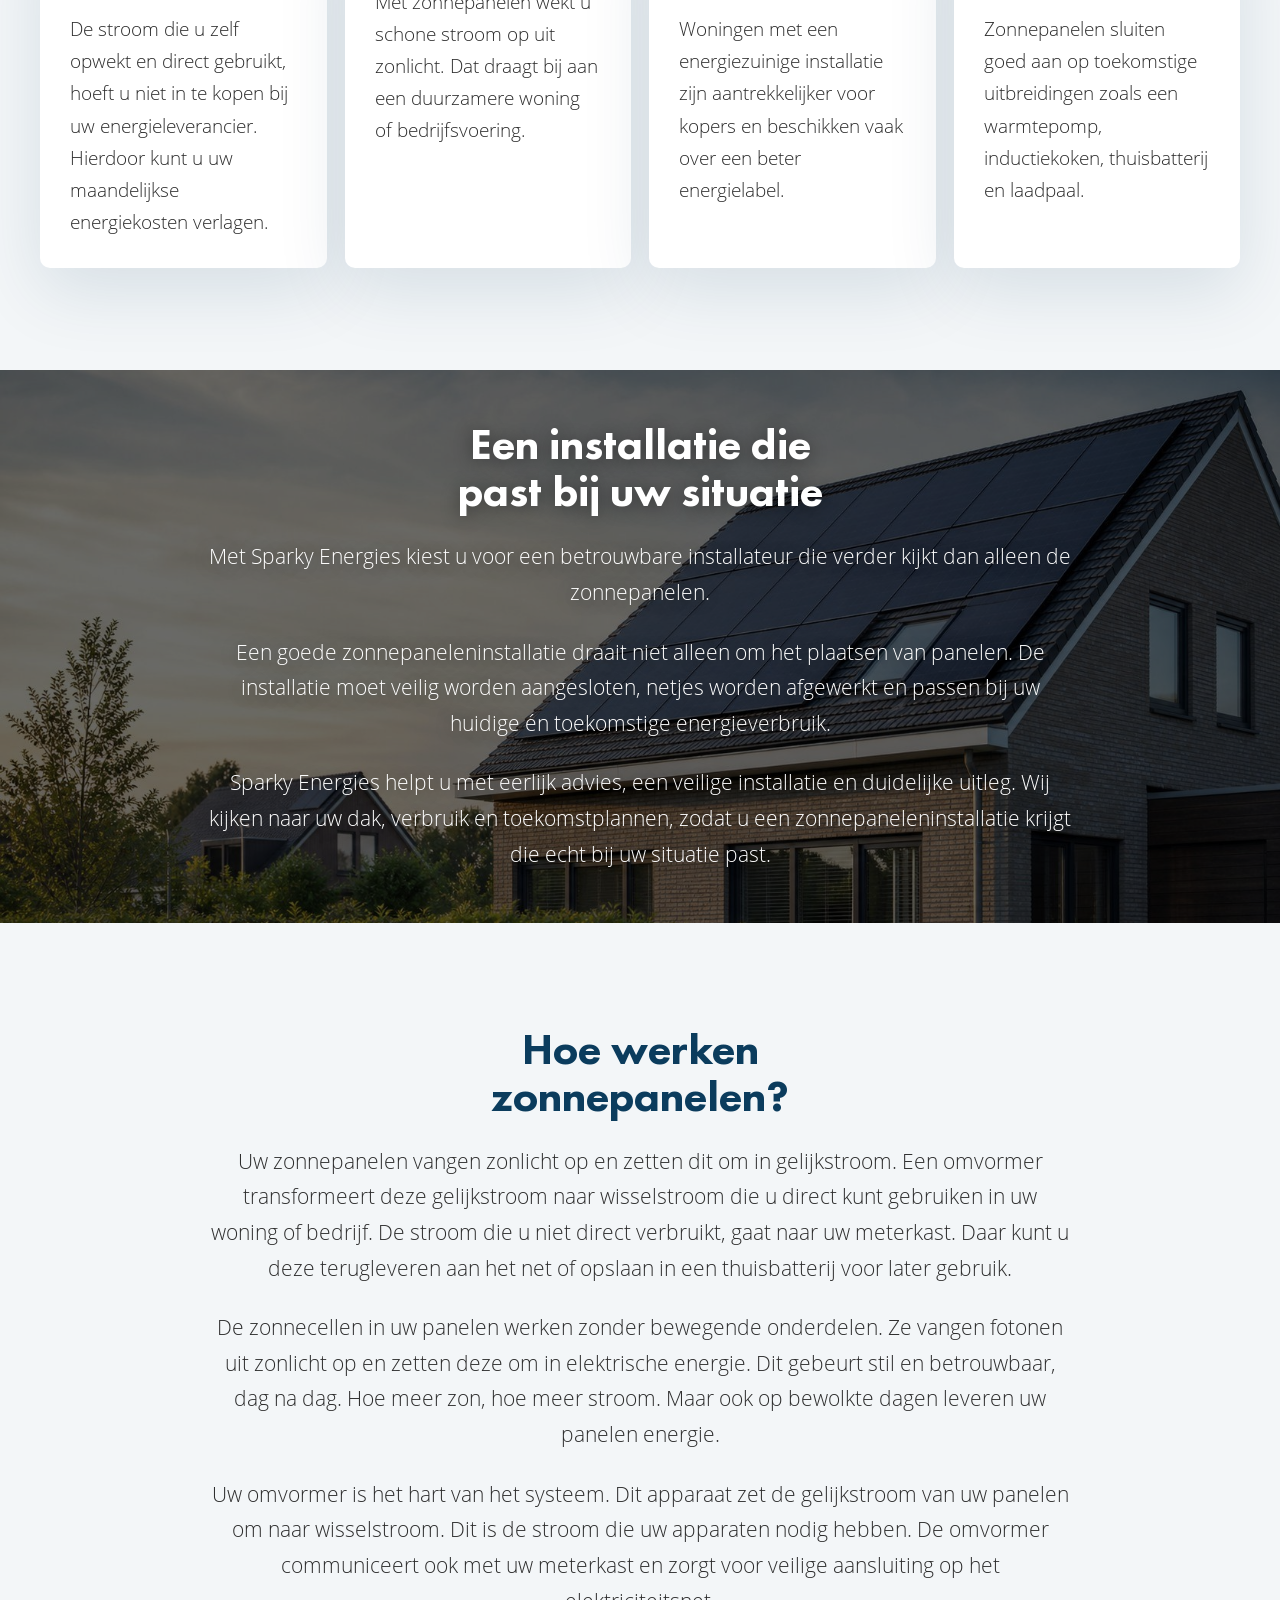
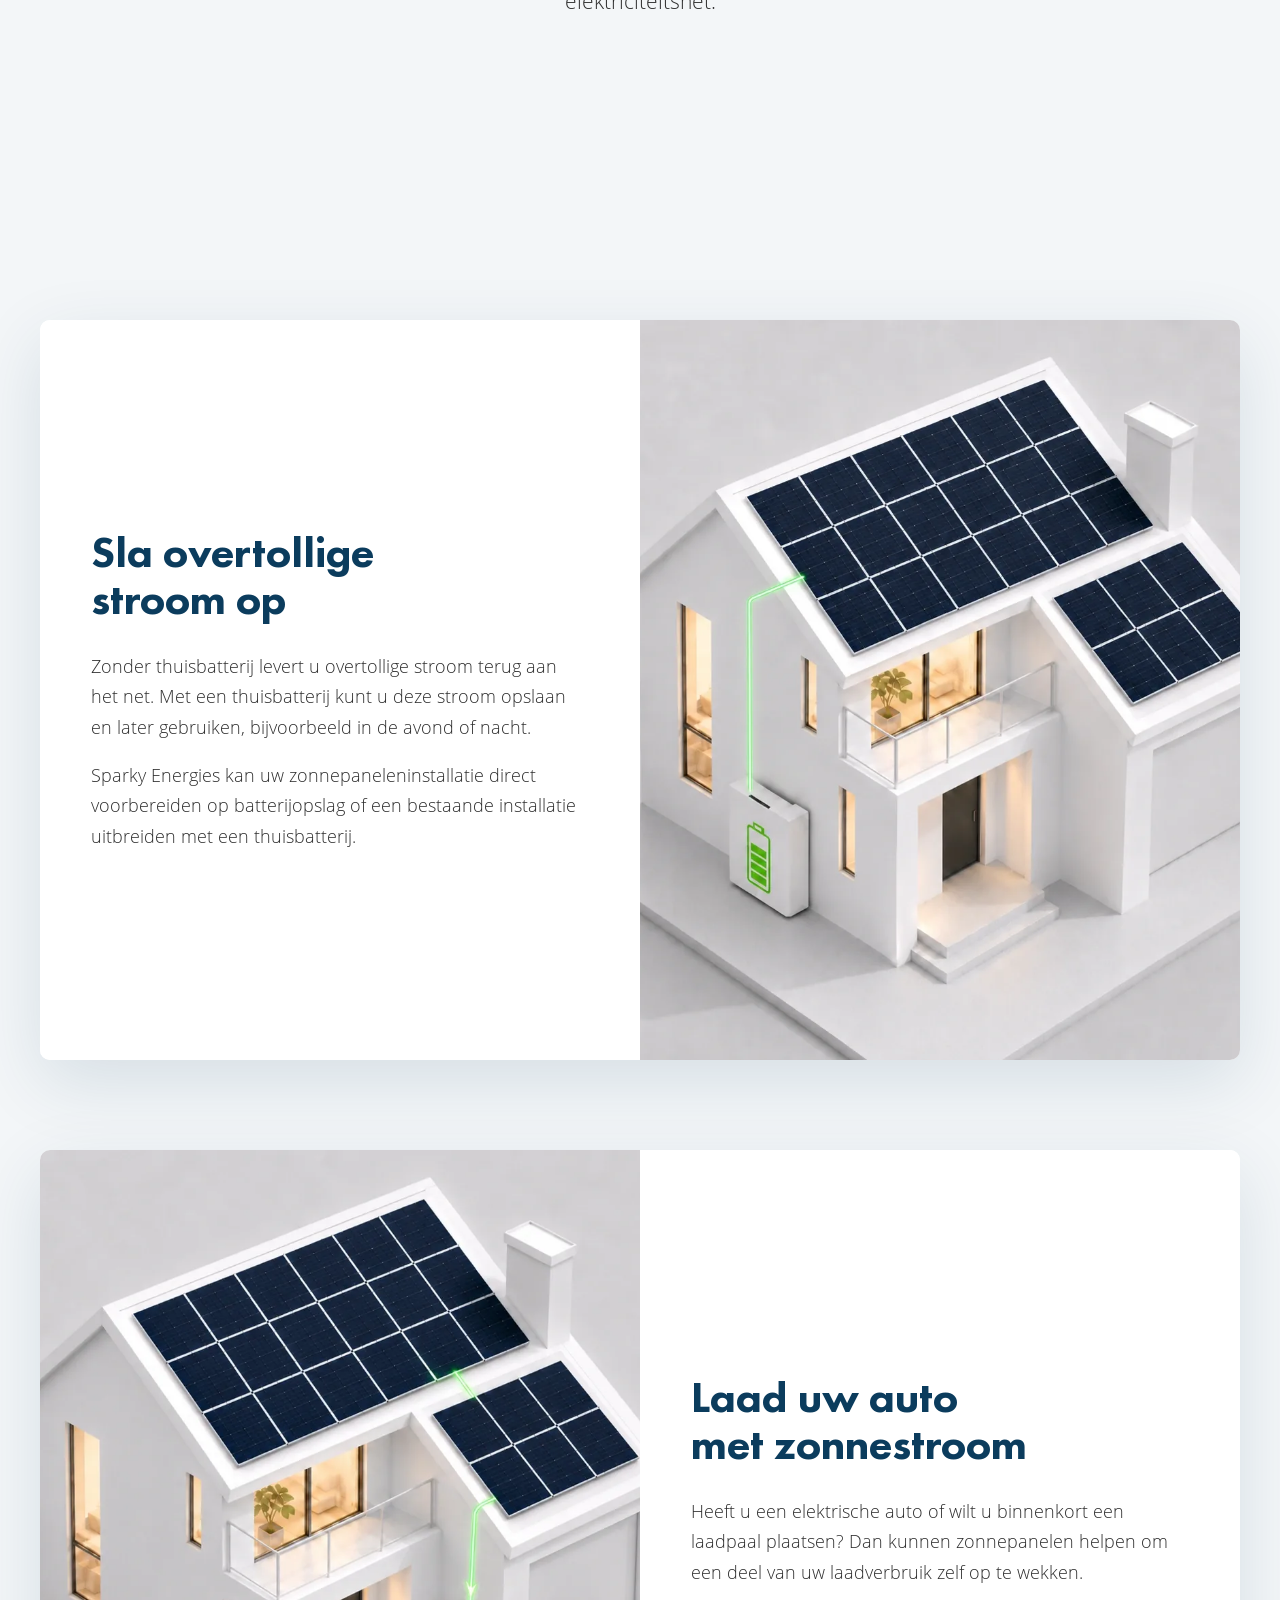
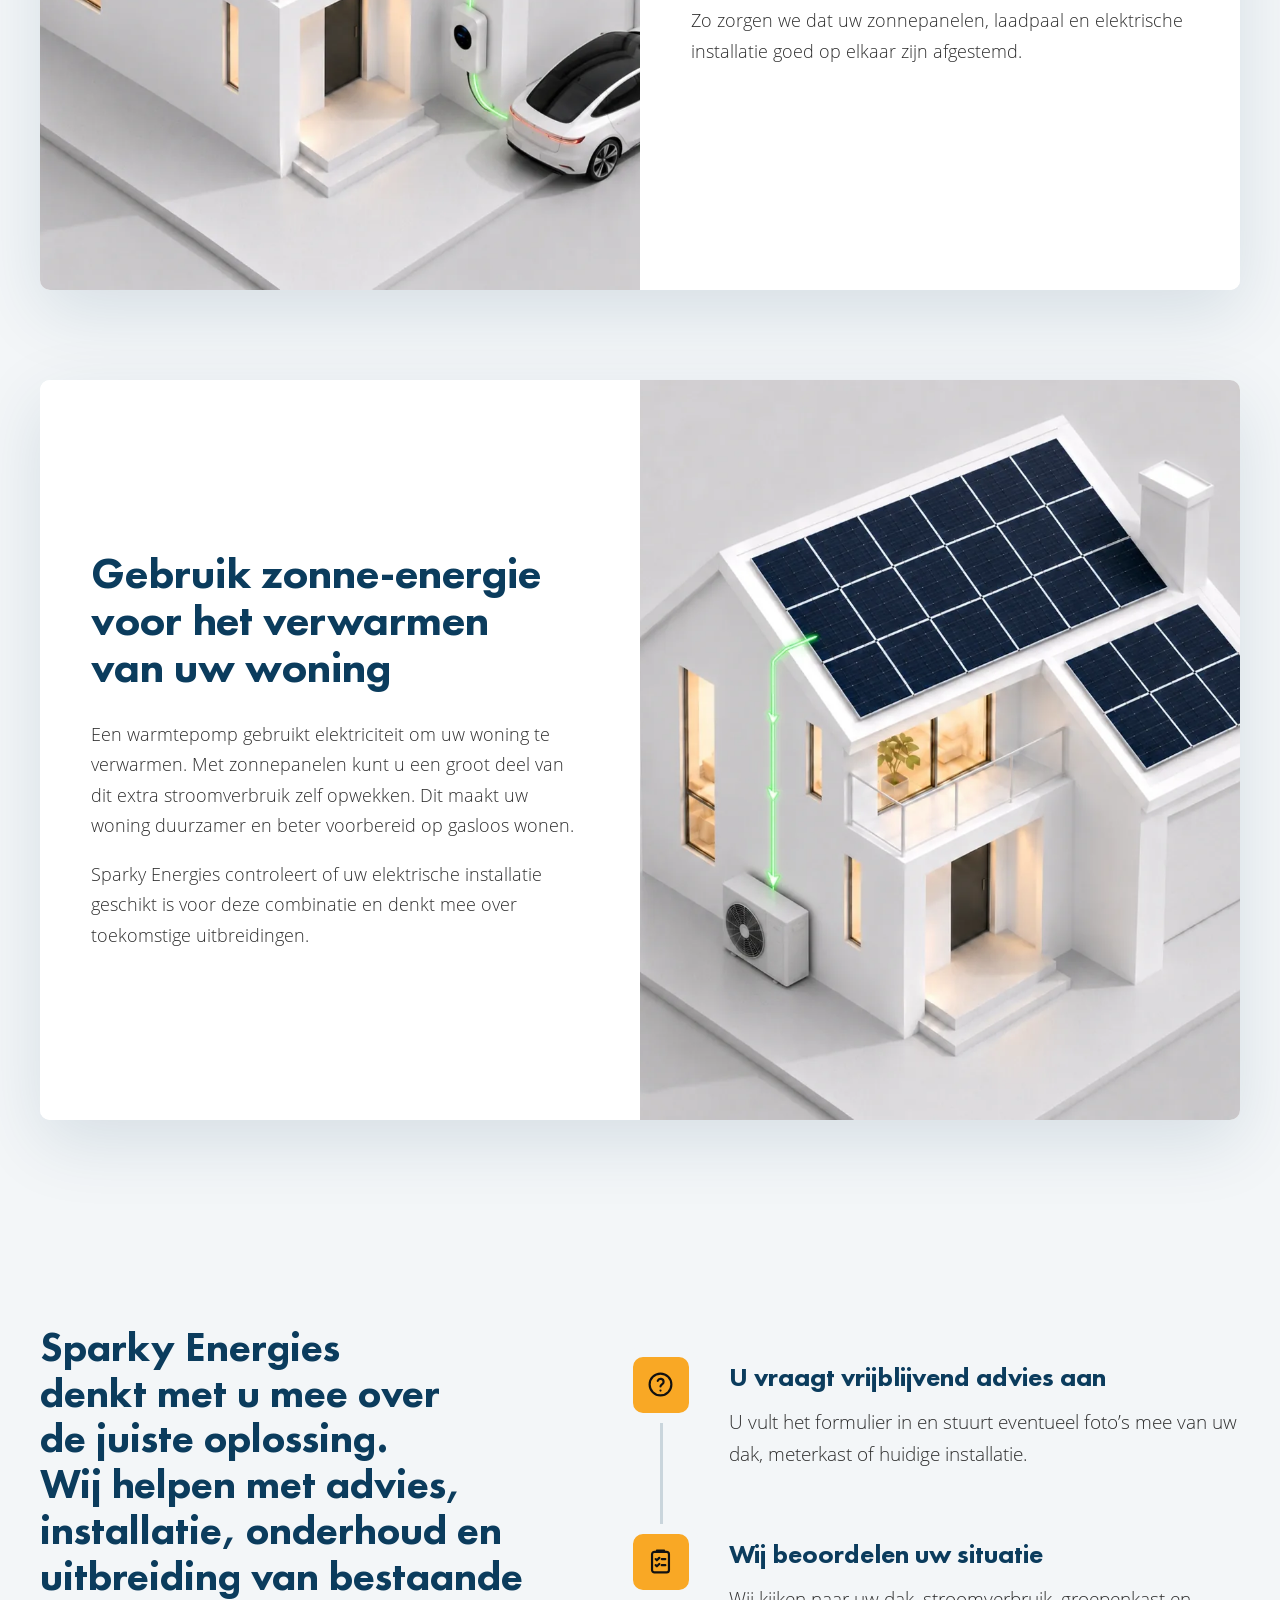
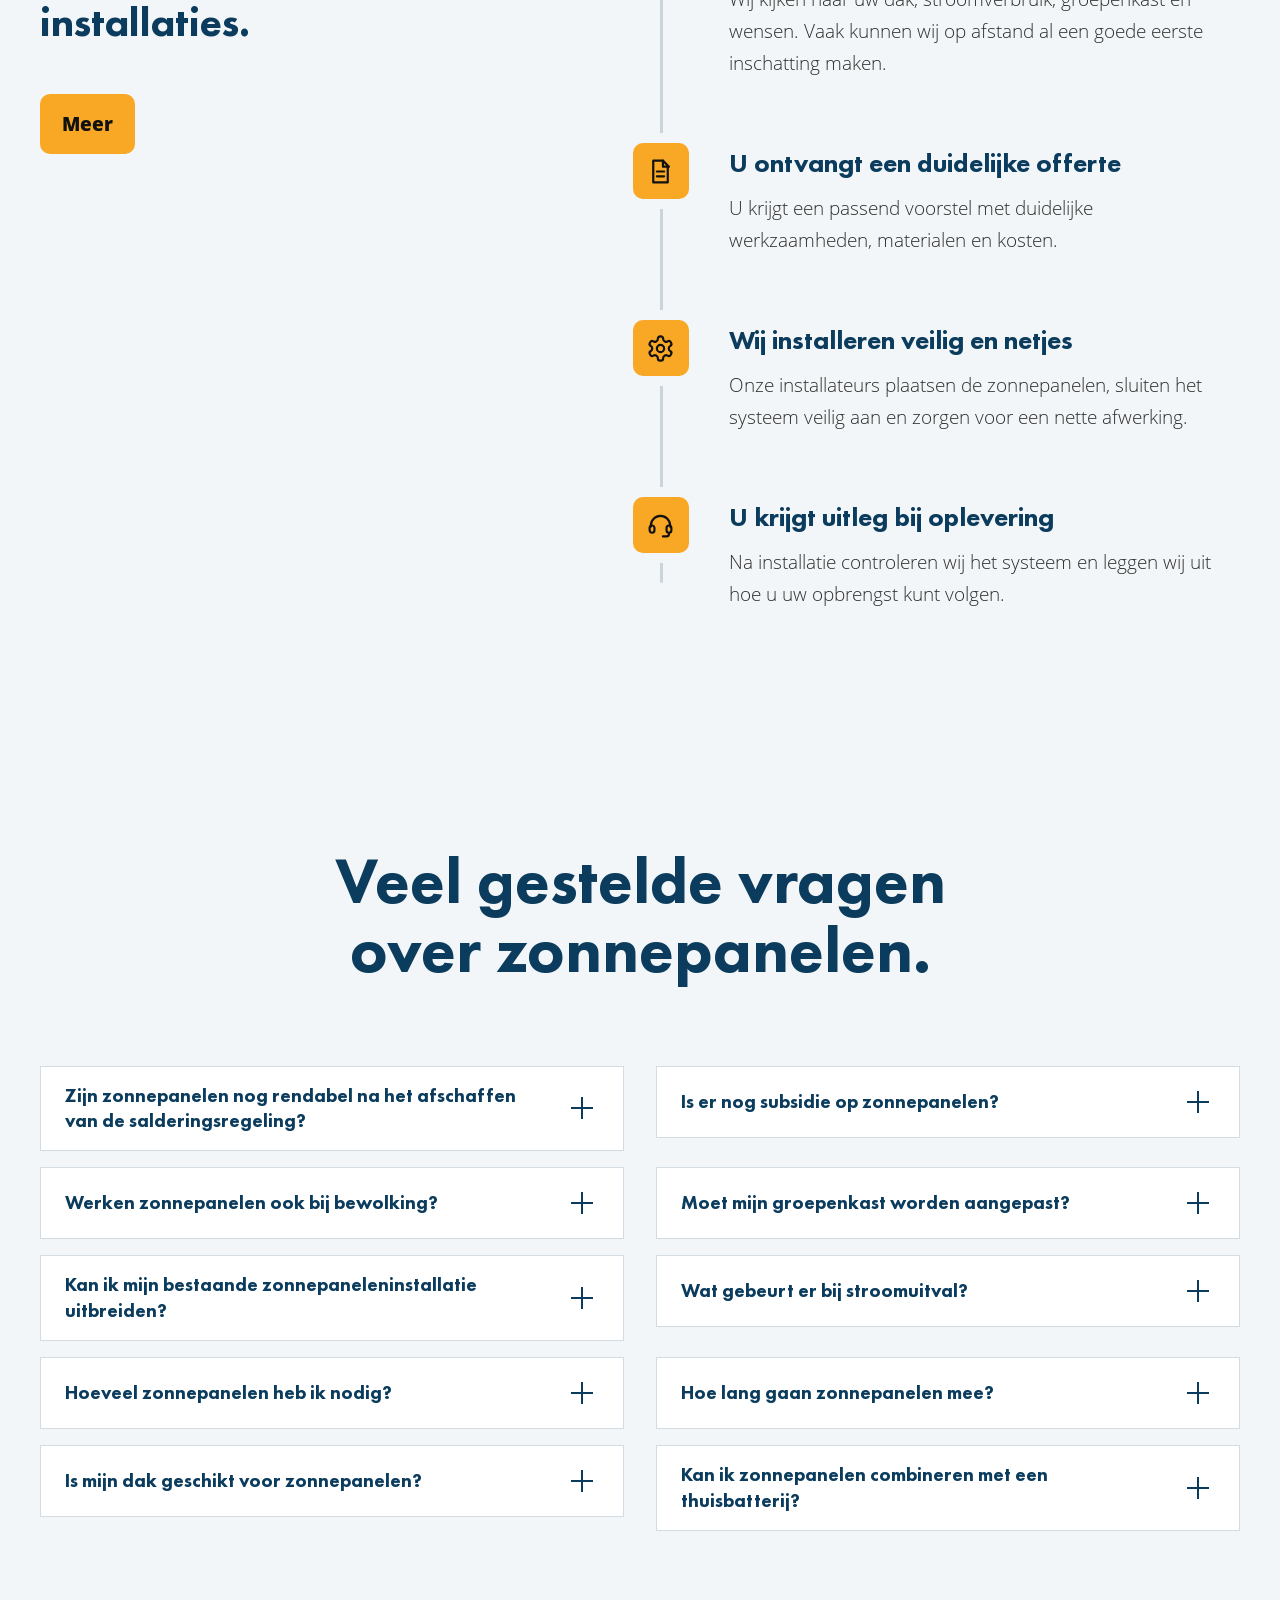
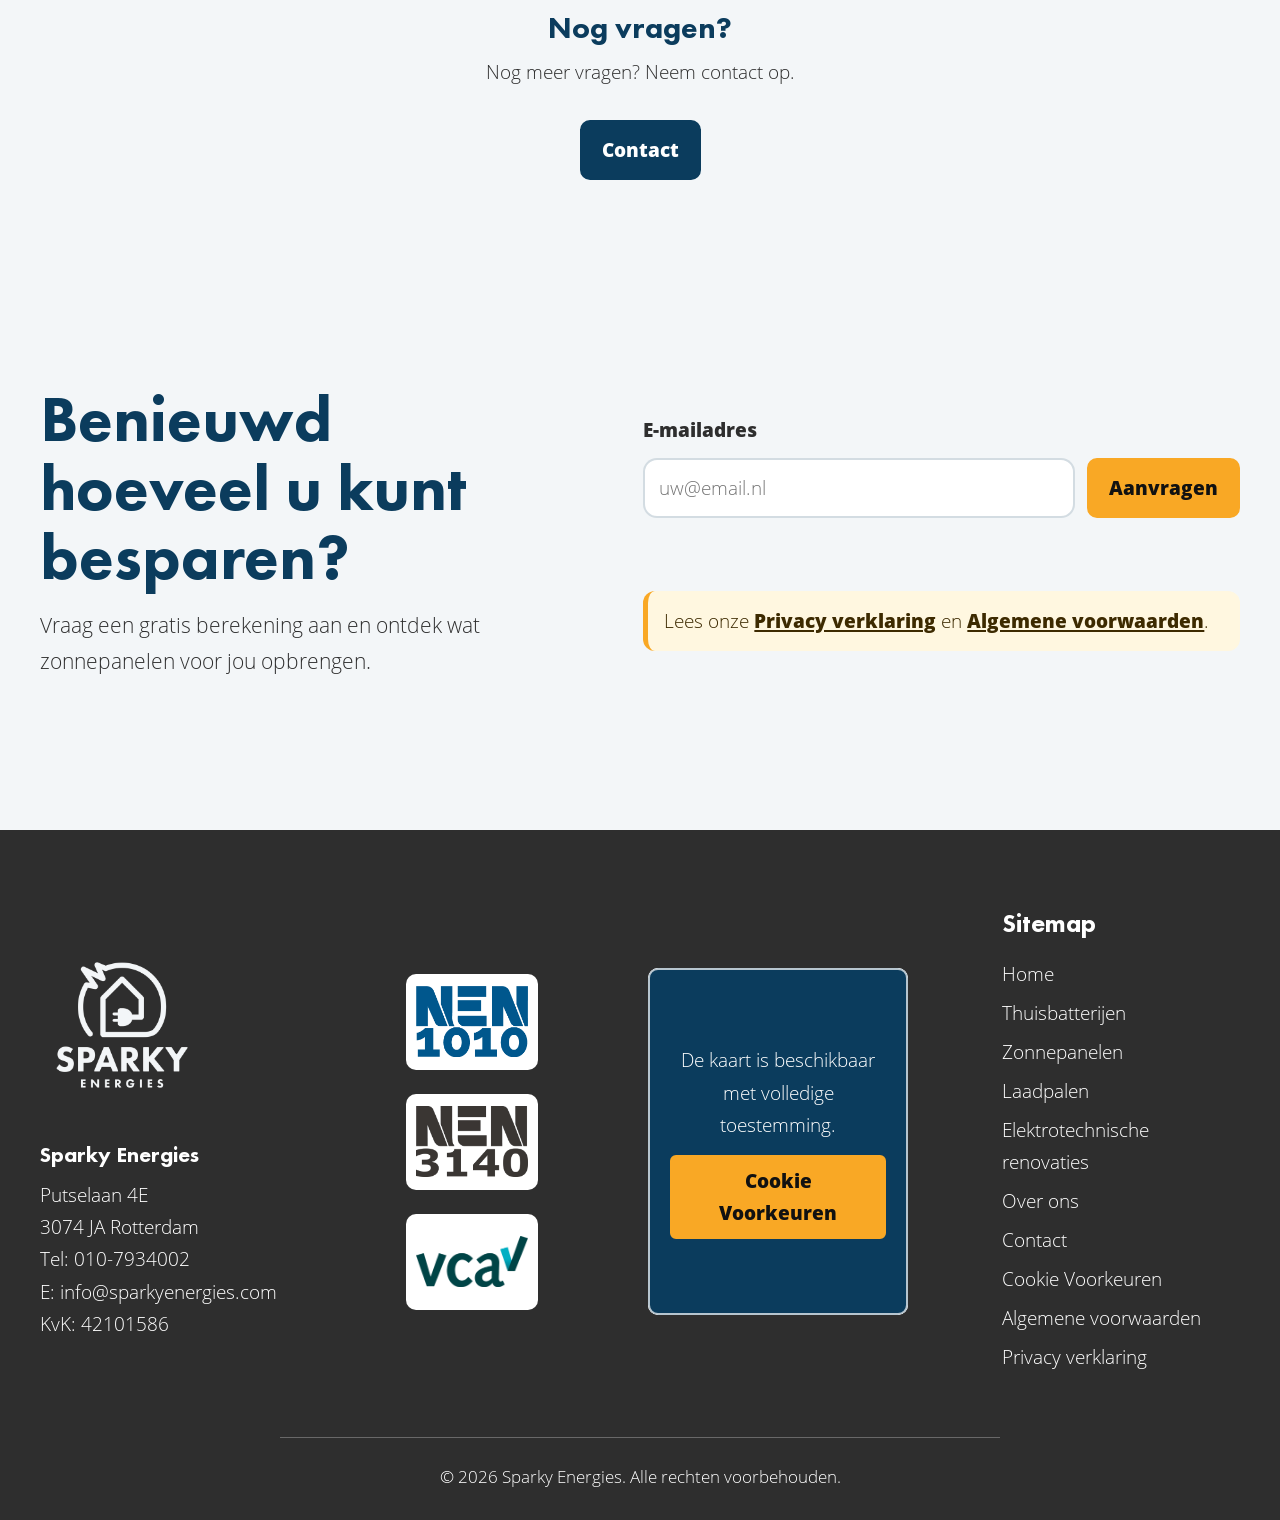
<file: zonnepanelen.html>
<!doctype html>
<html lang="nl">
<head>
  <meta charset="utf-8" />
  <meta name="viewport" content="width=device-width, initial-scale=1" />
  <title>Zonnepanelen laten installeren Rotterdam | Sparky Energies</title>
  <meta name="description" content="Zonnepanelen laten installeren met een veilige aansluiting en nette afwerking. Persoonlijk advies voor woningen en bedrijven vanuit Rotterdam." />
  <meta name="robots" content="index,follow,max-image-preview:large" />
  <meta name="color-scheme" content="light" />
  <meta name="theme-color" content="#0b3c5d" />
  <link rel="canonical" href="https://www.sparkyenergies.com/zonnepanelen.html" />
  <meta property="og:locale" content="nl_NL" />
  <meta property="og:type" content="website" />
  <meta property="og:site_name" content="Sparky Energies" />
  <meta property="og:title" content="Zonnepanelen laten installeren Rotterdam | Sparky Energies" />
  <meta property="og:description" content="Zonnepanelen laten installeren met een veilige aansluiting, nette afwerking en persoonlijk advies voor woning of bedrijf." />
  <meta property="og:url" content="https://www.sparkyenergies.com/zonnepanelen.html" />
  <meta property="og:image" content="https://www.sparkyenergies.com/assets/img/SparkyEnergies_Algemeen_Afbeelding_09.jpg" />
  <meta property="og:image:type" content="image/jpeg" />
  <meta property="og:image:width" content="1672" />
  <meta property="og:image:height" content="941" />
  <meta property="og:image:alt" content="Zonnepaneleninstallatie van Sparky Energies" />
  <meta name="twitter:card" content="summary_large_image" />
  <meta name="twitter:title" content="Zonnepanelen laten installeren Rotterdam | Sparky Energies" />
  <meta name="twitter:description" content="Veilige zonnepaneleninstallatie met persoonlijk advies voor woning of bedrijf." />
  <meta name="twitter:image" content="https://www.sparkyenergies.com/assets/img/SparkyEnergies_Algemeen_Afbeelding_09.jpg" />
  <link rel="preload" href="assets/fonts/Futura PT Heavy.woff2" as="font" type="font/woff2" crossorigin />
  <link rel="preload" href="assets/fonts/Open Sans Light.woff2" as="font" type="font/woff2" crossorigin />
  <link rel="preload" as="image" href="assets/img/SparkyEnergies_Zonnepanelen_Afbeelding_01.webp" type="image/webp" fetchpriority="high"
    imagesrcset="assets/img/responsive/480/SparkyEnergies_Zonnepanelen_Afbeelding_01.webp 480w, assets/img/responsive/640/SparkyEnergies_Zonnepanelen_Afbeelding_01.webp 640w, assets/img/responsive/768/SparkyEnergies_Zonnepanelen_Afbeelding_01.webp 768w, assets/img/responsive/960/SparkyEnergies_Zonnepanelen_Afbeelding_01.webp 960w, assets/img/responsive/1024/SparkyEnergies_Zonnepanelen_Afbeelding_01.webp 1024w, assets/img/responsive/1280/SparkyEnergies_Zonnepanelen_Afbeelding_01.webp 1280w, assets/img/responsive/1600/SparkyEnergies_Zonnepanelen_Afbeelding_01.webp 1600w, assets/img/SparkyEnergies_Zonnepanelen_Afbeelding_01.webp 1920w"
    imagesizes="(min-width: 768px) clamp(809px, calc(149.8svh - 239.6px), 1139px), (min-width: 480px) calc(100vw - 48px), calc(100vw - 32px)" />
  <link rel="stylesheet" href="assets/css/styles.css" />
  <link rel="icon" type="image/png" href="assets/img/SparkyEnergies_Algemeen_Afbeelding_01.png" />
  <link rel="apple-touch-icon" href="assets/img/SparkyEnergies_Algemeen_Afbeelding_01.png" />
  <script src="assets/js/cookie-consent.js" defer></script>
  <script type="application/ld+json">
  {
    "@context": "https://schema.org",
    "@graph": [
      {
        "@type": "Electrician",
        "@id": "https://www.sparkyenergies.com/#business",
        "name": "Sparky Energies",
        "url": "https://www.sparkyenergies.com/",
        "logo": "https://www.sparkyenergies.com/assets/img/SparkyEnergies_Algemeen_Afbeelding_02.png",
        "telephone": "+31 10 793 4002",
        "email": "info@sparkyenergies.com",
        "identifier": { "@type": "PropertyValue", "propertyID": "KvK", "value": "42100586" },
        "address": {
          "@type": "PostalAddress",
          "streetAddress": "Putselaan 4E",
          "postalCode": "3074 JA",
          "addressLocality": "Rotterdam",
          "addressRegion": "Zuid-Holland",
          "addressCountry": "NL"
        },
        "areaServed": { "@type": "Country", "name": "Nederland" }
      },
      {
        "@type": "WebSite",
        "@id": "https://www.sparkyenergies.com/#website",
        "url": "https://www.sparkyenergies.com/",
        "name": "Sparky Energies",
        "publisher": { "@id": "https://www.sparkyenergies.com/#business" },
        "inLanguage": "nl-NL"
      },
      {
        "@type": "WebPage",
        "@id": "https://www.sparkyenergies.com/zonnepanelen.html#webpage",
        "url": "https://www.sparkyenergies.com/zonnepanelen.html",
        "name": "Zonnepanelen laten installeren Rotterdam | Sparky Energies",
        "description": "Zonnepanelen laten installeren met een veilige aansluiting en nette afwerking. Persoonlijk advies voor woningen en bedrijven vanuit Rotterdam.",
        "isPartOf": { "@id": "https://www.sparkyenergies.com/#website" },
        "about": { "@id": "https://www.sparkyenergies.com/#business" },
        "mainEntity": { "@id": "https://www.sparkyenergies.com/zonnepanelen.html#service" },
        "inLanguage": "nl-NL"
      },
      {
        "@type": "Service",
        "@id": "https://www.sparkyenergies.com/zonnepanelen.html#service",
        "name": "Zonnepanelen installeren",
        "serviceType": "Advies en installatie van zonnepanelen",
        "url": "https://www.sparkyenergies.com/zonnepanelen.html",
        "description": "Zonnepaneleninstallatie voor woningen en bedrijven, inclusief advies over dak, verbruik, veilige aansluiting en toekomstplannen.",
        "provider": { "@id": "https://www.sparkyenergies.com/#business" },
        "areaServed": { "@type": "Country", "name": "Nederland" }
      }
    ]
  }
  </script>
</head>
<body id="zonnepanelenSectBody" class="siteBody zonnepanelenSectBody" data-page="Zonnepanelen" data-page-number="3">
<header id="siteHeader" class="siteHeader">
  <a class="skipLink" href="#mainContent">Direct naar inhoud</a>
  <nav id="hoofdNavigatie" class="hoofdNavigatie" aria-label="Hoofdnavigatie">
    <a id="siteLogoLink" class="siteLogoLink" href="index.html" aria-label="Sparky Energies home">
      <img src="assets/img/SparkyEnergies_Algemeen_Afbeelding_02.png" alt="Sparky Energies logo" class="siteLogoAfbeelding" width="512" height="506" />
    </a>
    <button id="navigatieMenuKnop" class="navigatieMenuKnop" type="button" aria-controls="primaireNavigatieLijst" aria-expanded="false">
      <span class="srOnly">Menu openen of sluiten</span>
      <span aria-hidden="true">☰</span>
    </button>
    <ul id="primaireNavigatieLijst" class="primaireNavigatieLijst" role="list"><li><a href="index.html">Home</a></li><li><a href="thuisbatterijen.html">Thuisbatterijen</a></li><li><a aria-current="page" href="zonnepanelen.html">Zonnepanelen</a></li><li><a href="laadpalen.html">Laadpalen</a></li><li><a href="elektrotechnische-renovaties.html">Elektrotechnische renovaties</a></li><li><a href="over-ons.html">Over ons</a></li></ul>
    <div class="hoofdNavigatieActies">
      <a id="hoofdNavigatieContact" class="hoofdNavigatieContact" href="contact.html">Contact</a>
      <nav id="toegankelijkheidPaneel" class="toegankelijkheidPaneel" aria-label="Toegankelijkheidsopties">
      <button id="knopGrotereTekst" class="toegankelijkheidKnop" type="button" data-accessibility-action="toggle-text-size" aria-pressed="false">Grotere tekst</button>
      <button id="knopHoogContrast" class="toegankelijkheidKnop" type="button" data-accessibility-action="toggle-contrast" aria-pressed="false">Hoog contrast</button>
      <button id="knopVoorlezen" class="toegankelijkheidKnop" type="button" data-accessibility-action="read-page">Lees voor</button>
      <button id="knopVoorlezenStop" class="toegankelijkheidKnop" type="button" data-accessibility-action="stop-reading">Stop</button>
      </nav>
    </div>
  </nav>
</header>
<main id="mainContent" class="mainContent" tabindex="-1">
<section id="zonnepanelenSectZonnepanelenLatenInstalleren" class="siteSectie zonnepanelenSectZonnepanelenLatenInstalleren layoutSplitCard" data-page="Zonnepanelen" data-page-number="3" data-section-number="1" data-section-title="Zonnepanelen laten installeren" aria-labelledby="zonnepanelenSectZonnepanelenLatenInstallerenH1">
  <article class="zonnepanelenSplitKaart zonnepanelenHeroSplitKaart">
    <div class="zonnepanelenSplitKaartInhoud">
      <header class="sectieKop zonnepanelenSectZonnepanelenLatenInstallerenKop">
        <h1 id="zonnepanelenSectZonnepanelenLatenInstallerenH1" class="sectieTitel">Zonnepanelen laten installeren</h1>
        <p id="zonnepanelenSectZonnepanelenLatenInstallerenP01" class="sectieIntro">Door zelf duurzame elektriciteit op te wekken verlaagt u direct uw energiekosten, verhoogt u de waarde van uw woning en draagt u bij aan een duurzamere toekomst.<br><br> Sparky Energies helpt u met een veilige, nette en toekomstbestendige installatie voor uw woning of bedrijfspand.</p>
      </header>
      <nav class="sectionActies" aria-label="Acties voor sectie Zonnepanelen laten installeren">
        <a id="zonnepanelenSectZonnepanelenLatenInstallerenBtn01Offerte" class="siteBtn siteBtnPrimary zonnepanelenSectZonnepanelenLatenInstallerenKnop" href="contact.html#contactSectLatenWeBeginnen" data-button-page="Zonnepanelen" data-button-section="Zonnepanelen laten installeren" data-link-type="interne-pagina-sectie" data-target-page="Contact" data-target-section="contactSectLatenWeBeginnen">Offerte</a>
      </nav>
    </div>
    <figure id="zonnepanelenSectZonnepanelenLatenInstallerenMediaPlaceholder" class="zonnepanelenSectieMedia zonnepanelenSplitKaartMedia zonnepanelenSectZonnepanelenLatenInstallerenMedia" aria-hidden="true">
      <img class="zonnepanelenSectieMediaAfbeelding" src="assets/img/SparkyEnergies_Zonnepanelen_Afbeelding_01.webp"
        srcset="assets/img/responsive/480/SparkyEnergies_Zonnepanelen_Afbeelding_01.webp 480w, assets/img/responsive/640/SparkyEnergies_Zonnepanelen_Afbeelding_01.webp 640w, assets/img/responsive/768/SparkyEnergies_Zonnepanelen_Afbeelding_01.webp 768w, assets/img/responsive/960/SparkyEnergies_Zonnepanelen_Afbeelding_01.webp 960w, assets/img/responsive/1024/SparkyEnergies_Zonnepanelen_Afbeelding_01.webp 1024w, assets/img/responsive/1280/SparkyEnergies_Zonnepanelen_Afbeelding_01.webp 1280w, assets/img/responsive/1600/SparkyEnergies_Zonnepanelen_Afbeelding_01.webp 1600w, assets/img/SparkyEnergies_Zonnepanelen_Afbeelding_01.webp 1920w"
        sizes="(min-width: 768px) clamp(809px, calc(149.8svh - 239.6px), 1139px), (min-width: 480px) calc(100vw - 48px), calc(100vw - 32px)" alt="" width="1920" height="1282" loading="eager" fetchpriority="high" decoding="async" />
    </figure>
  </article>
</section>
<section id="zonnepanelenSectProfiteerVanDuurzameEnergieUitEigenDak" class="siteSectie zonnepanelenSectProfiteerVanDuurzameEnergieUitEigenDak kenmerkKaartenSectie layoutFeatures" data-page="Zonnepanelen" data-page-number="3" data-section-number="2" data-section-title="Profiteer van duurzame energie uit eigen dak" aria-labelledby="zonnepanelenSectProfiteerVanDuurzameEnergieUitEigenDakH2">
<header class="sectieKop zonnepanelenSectProfiteerVanDuurzameEnergieUitEigenDakKop">
  <h2 id="zonnepanelenSectProfiteerVanDuurzameEnergieUitEigenDakH2" class="sectieTitel">Profiteer van duurzame energie uit eigen dak</h2>
  <p id="zonnepanelenSectProfiteerVanDuurzameEnergieUitEigenDakP01" class="sectieIntro"><br>Veel daken worden nog niet benut, terwijl ze jarenlang duurzame stroom kunnen opwekken. Met een goed ontworpen zonnepaneleninstallatie gebruikt u uw dak om energie op te wekken voor uw woning, laadpaal, warmtepomp of bedrijf. Sparky Energies denkt met u mee over de juiste oplossing. We kijken niet alleen naar hoeveel panelen er passen, maar ook naar wat voor u praktisch, veilig en rendabel is.</p>
</header>
<ul id="zonnepanelenSectProfiteerVanDuurzameEnergieUitEigenDakLijst" class="kaartLijst zonnepanelenSectProfiteerVanDuurzameEnergieUitEigenDakLijst kenmerkKaartLijst kenmerkKaartLijstAutoHoogte" role="list">
  <li class="kaartLijstItem">
    <article id="zonnepanelenSectProfiteerVanDuurzameEnergieUitEigenDakArtikel01" class="kaart zonnepanelenSectProfiteerVanDuurzameEnergieUitEigenDakKaart kenmerkKaart">
      <h3 id="zonnepanelenSectProfiteerVanDuurzameEnergieUitEigenDakArtikel01H3">Lagere energiekosten</h3>
      <p id="zonnepanelenSectProfiteerVanDuurzameEnergieUitEigenDakArtikel01P01">De stroom die u zelf opwekt en direct gebruikt, hoeft u niet in te kopen bij uw energieleverancier. Hierdoor kunt u uw maandelijkse energiekosten verlagen.</p>
    </article>
  </li>
  <li class="kaartLijstItem">
    <article id="zonnepanelenSectProfiteerVanDuurzameEnergieUitEigenDakArtikel02" class="kaart zonnepanelenSectProfiteerVanDuurzameEnergieUitEigenDakKaart kenmerkKaart">
      <h3 id="zonnepanelenSectProfiteerVanDuurzameEnergieUitEigenDakArtikel02H3">Duurzame energie</h3>
      <p id="zonnepanelenSectProfiteerVanDuurzameEnergieUitEigenDakArtikel02P01">Met zonnepanelen wekt u schone stroom op uit zonlicht. Dat draagt bij aan een duurzamere woning of bedrijfsvoering.</p>
    </article>
  </li>
  <li class="kaartLijstItem">
    <article id="zonnepanelenSectProfiteerVanDuurzameEnergieUitEigenDakArtikel03" class="kaart zonnepanelenSectProfiteerVanDuurzameEnergieUitEigenDakKaart kenmerkKaart">
      <h3 id="zonnepanelenSectProfiteerVanDuurzameEnergieUitEigenDakArtikel03H3">Meer waarde uit uw dak</h3>
      <p id="zonnepanelenSectProfiteerVanDuurzameEnergieUitEigenDakArtikel03P01">Woningen met een energiezuinige installatie zijn aantrekkelijker voor kopers en beschikken vaak over een beter energielabel.</p>
    </article>
  </li>
  <li class="kaartLijstItem">
    <article id="zonnepanelenSectProfiteerVanDuurzameEnergieUitEigenDakArtikel04" class="kaart zonnepanelenSectProfiteerVanDuurzameEnergieUitEigenDakKaart kenmerkKaart">
      <h3 id="zonnepanelenSectProfiteerVanDuurzameEnergieUitEigenDakArtikel04H3">Voorbereid op elektrisch wonen</h3>
      <p id="zonnepanelenSectProfiteerVanDuurzameEnergieUitEigenDakArtikel04P01">Zonnepanelen sluiten goed aan op toekomstige uitbreidingen zoals een warmtepomp, inductiekoken, thuisbatterij en laadpaal.</p>
    </article>
  </li>
</ul>
</section>
<section id="zonnepanelenSectEenInstallatieDiePastBijUwSituatie" class="siteSectie zonnepanelenSectEenInstallatieDiePastBijUwSituatie layoutSplitCard" data-page="Zonnepanelen" data-page-number="3" data-section-number="3" data-section-title="Een installatie die past bij uw situatie" aria-labelledby="zonnepanelenSectEenInstallatieDiePastBijUwSituatieH2">
  <article class="zonnepanelenSplitKaart">
    <div class="zonnepanelenSplitKaartInhoud">
      <header class="sectieKop zonnepanelenSectEenInstallatieDiePastBijUwSituatieKop">
        <h2 id="zonnepanelenSectEenInstallatieDiePastBijUwSituatieH2" class="sectieTitel">Een installatie die past bij uw situatie</h2>
        <p id="zonnepanelenSectEenInstallatieDiePastBijUwSituatieP01" class="sectieIntro">Met Sparky Energies kiest u voor een betrouwbare installateur die verder kijkt dan alleen de zonnepanelen.</p>
        <p id="zonnepanelenSectEenInstallatieDiePastBijUwSituatieP02" class="contentParagraaf">Een goede zonnepaneleninstallatie draait niet alleen om het plaatsen van panelen. De installatie moet veilig worden aangesloten, netjes worden afgewerkt en passen bij uw huidige én toekomstige energieverbruik.</p>
        <p id="zonnepanelenSectEenInstallatieDiePastBijUwSituatieP03" class="contentParagraaf">Sparky Energies helpt u met eerlijk advies, een veilige installatie en duidelijke uitleg. Wij kijken naar uw dak, verbruik en toekomstplannen, zodat u een zonnepaneleninstallatie krijgt die echt bij uw situatie past.</p>
      </header>
    </div>
    <figure id="zonnepanelenSectEenInstallatieDiePastBijUwSituatieMedia" class="zonnepanelenSectieMedia zonnepanelenSplitKaartMedia zonnepanelenSectEenInstallatieDiePastBijUwSituatieMedia" aria-hidden="true">
      <img class="zonnepanelenSectieMediaAfbeelding" src="assets/img/SparkyEnergies_Algemeen_Afbeelding_09.jpg" alt="" width="1672" height="941" loading="lazy" decoding="async" />
    </figure>
  </article>
</section>
<section id="zonnepanelenSectHoeWerkenZonnepanelen" class="siteSectie zonnepanelenSectHoeWerkenZonnepanelen layoutSplitCard" data-page="Zonnepanelen" data-page-number="3" data-section-number="4" data-section-title="Hoe werken zonnepanelen?" aria-labelledby="zonnepanelenSectHoeWerkenZonnepanelenH2">
  <article class="zonnepanelenSplitKaart zonnepanelenSplitKaartMediaOnder hoogContrastTransparantVlak">
    <div class="zonnepanelenSplitKaartInhoud">
      <header class="sectieKop zonnepanelenSectHoeWerkenZonnepanelenKop">
        <h2 id="zonnepanelenSectHoeWerkenZonnepanelenH2" class="sectieTitel">Hoe werken zonnepanelen?</h2>
        <p id="zonnepanelenSectHoeWerkenZonnepanelenP01" class="sectieIntro">Uw zonnepanelen vangen zonlicht op en zetten dit om in gelijkstroom. Een omvormer transformeert deze gelijkstroom naar wisselstroom die u direct kunt gebruiken in uw woning of bedrijf. De stroom die u niet direct verbruikt, gaat naar uw meterkast. Daar kunt u deze terugleveren aan het net of opslaan in een thuisbatterij voor later gebruik.</p>
        <p id="zonnepanelenSectHoeWerkenZonnepanelenP02" class="contentParagraaf">De zonnecellen in uw panelen werken zonder bewegende onderdelen. Ze vangen fotonen uit zonlicht op en zetten deze om in elektrische energie. Dit gebeurt stil en betrouwbaar, dag na dag. Hoe meer zon, hoe meer stroom. Maar ook op bewolkte dagen leveren uw panelen energie.</p>
        <p id="zonnepanelenSectHoeWerkenZonnepanelenP03" class="contentParagraaf">Uw omvormer is het hart van het systeem. Dit apparaat zet de gelijkstroom van uw panelen om naar wisselstroom. Dit is de stroom die uw apparaten nodig hebben. De omvormer communiceert ook met uw meterkast en zorgt voor veilige aansluiting op het elektriciteitsnet.</p>
      </header>
    </div>
    <!-- <figure id="zonnepanelenSectHoeWerkenZonnepanelenMediaPlaceholder" class="zonnepanelenSectieMedia zonnepanelenSplitKaartMedia zonnepanelenSectHoeWerkenZonnepanelenMedia hoogContrastTransparantVlak" aria-hidden="true">
      <img class="zonnepanelenSectieMediaAfbeelding" src="assets/img/SparkyEnergies_Algemeen_Afbeelding_07.svg" alt="" width="1200" height="900" loading="lazy" decoding="async" />
      <figcaption class="zonnepanelenSectieMediaLabel">Beeldplaceholder</figcaption>
    </figure> -->
  </article>
</section>
<section id="zonnepanelenSectSlaOvertolligeStroomOp" class="siteSectie zonnepanelenSectSlaOvertolligeStroomOp layoutStickySplitCards" data-page="Zonnepanelen" data-page-number="3" data-section-number="5" data-section-title="Sla overtollige stroom op" aria-labelledby="zonnepanelenSectSlaOvertolligeStroomOpH2">
  <header class="sectieKop zonnepanelenSectSlaOvertolligeStroomOpKop">
    <h2 id="zonnepanelenSectSlaOvertolligeStroomOpH2" class="srOnly">Sla overtollige stroom op</h2>
  </header>
  <ol id="zonnepanelenSectSlaOvertolligeStroomOpScrollLijst" class="zonnepanelenOpslagKaartLijst" data-sticky-stack>
    <li class="zonnepanelenOpslagScrollKaart" data-sticky-card>
      <article id="zonnepanelenSectSlaOvertolligeStroomOpArtikel01" class="kaart zonnepanelenOpslagKaart" data-sticky-panel>
        <div class="zonnepanelenOpslagKaartInhoud">
          <h3 id="zonnepanelenSectSlaOvertolligeStroomOpStap01H3">Sla overtollige stroom op</h3>
          <p id="zonnepanelenSectSlaOvertolligeStroomOpStap01P01">Zonder thuisbatterij levert u overtollige stroom terug aan het net. Met een thuisbatterij kunt u deze stroom opslaan en later gebruiken, bijvoorbeeld in de avond of nacht.</p>
          <p id="zonnepanelenSectSlaOvertolligeStroomOpStap01P02">Sparky Energies kan uw zonnepaneleninstallatie direct voorbereiden op batterijopslag of een bestaande installatie uitbreiden met een thuisbatterij.</p>
        </div>
        <figure class="zonnepanelenOpslagKaartMedia" aria-hidden="true">
          <img class="zonnepanelenOpslagKaartAfbeelding" src="assets/img/SparkyEnergies_Zonnepanelen_Afbeelding_02.webp" alt="" width="1200" height="900" loading="lazy" decoding="async" />
        </figure>
      </article>
    </li>
    <li class="zonnepanelenOpslagScrollKaart" data-sticky-card>
      <article id="zonnepanelenSectSlaOvertolligeStroomOpArtikel02" class="kaart zonnepanelenOpslagKaart" data-sticky-panel>
        <div class="zonnepanelenOpslagKaartInhoud">
          <h3 id="zonnepanelenSectSlaOvertolligeStroomOpStap02H3">Laad uw auto met zonnestroom</h3>
          <p id="zonnepanelenSectSlaOvertolligeStroomOpStap02P01">Heeft u een elektrische auto of wilt u binnenkort een laadpaal plaatsen? Dan kunnen zonnepanelen helpen om een deel van uw laadverbruik zelf op te wekken.</p>
          <p id="zonnepanelenSectSlaOvertolligeStroomOpStap02P02">Zo zorgen we dat uw zonnepanelen, laadpaal en elektrische installatie goed op elkaar zijn afgestemd.</p>
        </div>
        <figure class="zonnepanelenOpslagKaartMedia" aria-hidden="true">
          <img class="zonnepanelenOpslagKaartAfbeelding" src="assets/img/SparkyEnergies_Algemeen_Afbeelding_14.webp" alt="" width="1200" height="900" loading="lazy" decoding="async" />
        </figure>
      </article>
    </li>
    <li class="zonnepanelenOpslagScrollKaart" data-sticky-card>
      <article id="zonnepanelenSectSlaOvertolligeStroomOpArtikel03" class="kaart zonnepanelenOpslagKaart" data-sticky-panel>
        <div class="zonnepanelenOpslagKaartInhoud">
          <h3 id="zonnepanelenSectSlaOvertolligeStroomOpStap03H3">Gebruik zonne-energie voor het verwarmen van uw woning</h3>
          <p id="zonnepanelenSectSlaOvertolligeStroomOpStap03P01">Een warmtepomp gebruikt elektriciteit om uw woning te verwarmen. Met zonnepanelen kunt u een groot deel van dit extra stroomverbruik zelf opwekken. Dit maakt uw woning duurzamer en beter voorbereid op gasloos wonen.</p>
          <p id="zonnepanelenSectSlaOvertolligeStroomOpStap03P02">Sparky Energies controleert of uw elektrische installatie geschikt is voor deze combinatie en denkt mee over toekomstige uitbreidingen.</p>
        </div>
        <figure class="zonnepanelenOpslagKaartMedia" aria-hidden="true">
          <img class="zonnepanelenOpslagKaartAfbeelding" src="assets/img/SparkyEnergies_Zonnepanelen_Afbeelding_03.webp" alt="" width="1200" height="900" loading="lazy" decoding="async" />
        </figure>
      </article>
    </li>
  </ol>
</section>
<!-- <section id="zonnepanelenSectWiltUWetenWatZonnepanelenVoorUKunnenOpleveren" class="siteSectie zonnepanelenSectWiltUWetenWatZonnepanelenVoorUKunnenOpleveren layoutImageCta" data-page="Zonnepanelen" data-page-number="3" data-section-number="6" data-section-title="Wilt u weten wat zonnepanelen voor u kunnen opleveren?" aria-labelledby="zonnepanelenSectWiltUWetenWatZonnepanelenVoorUKunnenOpleverenH2">
  <div class="layoutImageCtaInhoud zonnepanelenSectWiltUWetenWatZonnepanelenVoorUKunnenOpleverenInhoud">
    <header class="sectieKop zonnepanelenSectWiltUWetenWatZonnepanelenVoorUKunnenOpleverenKop">
      <h2 id="zonnepanelenSectWiltUWetenWatZonnepanelenVoorUKunnenOpleverenH2" class="sectieTitel">Wilt u weten wat zonnepanelen voor u kunnen opleveren?</h2>
    </header>
    <div class="zonnepanelenSectWiltUWetenWatZonnepanelenVoorUKunnenOpleverenRechts">
      <p id="zonnepanelenSectWiltUWetenWatZonnepanelenVoorUKunnenOpleverenP01" class="sectieIntro">Elk dak is anders. Wij kijken naar uw dakoppervlak, richting, schaduw en toekomstige plannen om het juiste systeem voor u te ontwerpen. Zo krijgt u maximale opbrengst uit uw installatie.</p>
      <nav class="sectionActies" aria-label="Acties voor sectie Wilt u weten wat zonnepanelen voor u kunnen opleveren?">
        <a id="zonnepanelenSectWiltUWetenWatZonnepanelenVoorUKunnenOpleverenBtn01Offerte" class="siteBtn siteBtnPrimary zonnepanelenSectWiltUWetenWatZonnepanelenVoorUKunnenOpleverenKnop" href="contact.html#contactSectLatenWeBeginnen" data-button-page="Zonnepanelen" data-button-section="Wilt u weten wat zonnepanelen voor u kunnen opleveren?" data-link-type="interne-pagina-sectie" data-target-page="Contact" data-target-section="contactSectLatenWeBeginnen">Offerte</a>
        <a id="zonnepanelenSectWiltUWetenWatZonnepanelenVoorUKunnenOpleverenBtn02Meer" class="siteBtn siteBtnSecondary zonnepanelenSectWiltUWetenWatZonnepanelenVoorUKunnenOpleverenKnop" href="#zonnepanelenSectBenieuwdHoeveelUKuntBesparen" data-button-page="Zonnepanelen" data-button-section="Wilt u weten wat zonnepanelen voor u kunnen opleveren?" data-link-type="interne-sectie" data-target-page="Zonnepanelen" data-target-section="zonnepanelenSectBenieuwdHoeveelUKuntBesparen">Meer</a>
      </nav>
    </div>
  </div>
</section> -->
<section id="zonnepanelenSectZoWerkenWij" class="siteSectie zonnepanelenSectZoWerkenWij layoutProcessTimeline" data-page="Zonnepanelen" data-page-number="3" data-section-number="7" data-section-title="Sparky Energies denkt met u mee over de juiste oplossing. Wij helpen met advies, installatie, onderhoud en uitbreiding van bestaande installaties." aria-labelledby="zonnepanelenSectZoWerkenWijH2">
  <header class="sectieKop zonnepanelenSectZoWerkenWijKop">
    <h2 id="zonnepanelenSectZoWerkenWijH2" class="sectieTitel">Sparky Energies denkt met u mee over de juiste oplossing.<br />Wij helpen met advies, installatie, onderhoud en uitbreiding van bestaande installaties.</h2>
    <nav class="sectionActies" aria-label="Acties voor sectie Zo werken wij">
      <a id="zonnepanelenSectZoWerkenWijBtn01Meer" class="siteBtn siteBtnPrimary zonnepanelenSectZoWerkenWijKnop" href="#zonnepanelenSectBenieuwdHoeveelUKuntBesparen" data-button-page="Zonnepanelen" data-button-section="Zo werken wij" data-link-type="interne-sectie" data-target-page="Zonnepanelen" data-target-section="zonnepanelenSectBenieuwdHoeveelUKuntBesparen">Meer</a>
    </nav>
  </header>
  <div class="zonnepanelenSectZoWerkenWijTijdlijn" data-process-timeline>
    <div class="zonnepanelenSectZoWerkenWijTijdlijnSpoor" aria-hidden="true">
      <span class="zonnepanelenSectZoWerkenWijTijdlijnVoortgang" data-process-progress></span>
    </div>
    <ol id="zonnepanelenSectZoWerkenWijStappen" class="zonnepanelenSectZoWerkenWijStappen">
      <li class="zonnepanelenSectZoWerkenWijStap">
        <span class="zonnepanelenSectZoWerkenWijStapIcoon" aria-hidden="true">
          <svg viewBox="0 0 24 24" focusable="false">
            <circle cx="12" cy="12" r="9"></circle>
            <path d="M9.7 9a2.5 2.5 0 0 1 4.85.85c0 1.8-2.55 2.15-2.55 3.75"></path>
            <path d="M12 17h.01"></path>
          </svg>
        </span>
        <article id="zonnepanelenSectZoWerkenWijStap01" class="zonnepanelenSectZoWerkenWijStapInhoud">
          <h3 id="zonnepanelenSectZoWerkenWijStap01H3">U vraagt vrijblijvend advies aan</h3>
          <p id="zonnepanelenSectZoWerkenWijStap01P01">U vult het formulier in en stuurt eventueel foto’s mee van uw dak, meterkast of huidige installatie.</p>
        </article>
      </li>
      <li class="zonnepanelenSectZoWerkenWijStap">
        <span class="zonnepanelenSectZoWerkenWijStapIcoon" aria-hidden="true">
          <svg viewBox="0 0 24 24" focusable="false">
            <rect x="5" y="4" width="14" height="17" rx="2"></rect>
            <path d="M9 4V3h6v1"></path>
            <path d="m8 10 1 1 2-2"></path>
            <path d="M13 10h3"></path>
            <path d="m8 15 1 1 2-2"></path>
            <path d="M13 15h3"></path>
          </svg>
        </span>
        <article id="zonnepanelenSectZoWerkenWijStap02" class="zonnepanelenSectZoWerkenWijStapInhoud">
          <h3 id="zonnepanelenSectZoWerkenWijStap02H3">Wij beoordelen uw situatie</h3>
          <p id="zonnepanelenSectZoWerkenWijStap02P01">Wij kijken naar uw dak, stroomverbruik, groepenkast en wensen. Vaak kunnen wij op afstand al een goede eerste inschatting maken.</p>
        </article>
      </li>
      <li class="zonnepanelenSectZoWerkenWijStap">
        <span class="zonnepanelenSectZoWerkenWijStapIcoon" aria-hidden="true">
          <svg viewBox="0 0 24 24" focusable="false">
            <path d="M6 3h8l4 4v14H6z"></path>
            <path d="M14 3v5h5"></path>
            <path d="M9 12h6"></path>
            <path d="M9 16h6"></path>
          </svg>
        </span>
        <article id="zonnepanelenSectZoWerkenWijStap03" class="zonnepanelenSectZoWerkenWijStapInhoud">
          <h3 id="zonnepanelenSectZoWerkenWijStap03H3">U ontvangt een duidelijke offerte</h3>
          <p id="zonnepanelenSectZoWerkenWijStap03P01">U krijgt een passend voorstel met duidelijke werkzaamheden, materialen en kosten.</p>
        </article>
      </li>
      <li class="zonnepanelenSectZoWerkenWijStap">
        <span class="zonnepanelenSectZoWerkenWijStapIcoon" aria-hidden="true">
          <svg viewBox="0 0 24 24" focusable="false">
            <path d="M12.22 2h-.44a2 2 0 0 0-2 2v.18a2 2 0 0 1-1 1.73l-.43.25a2 2 0 0 1-2 0l-.15-.08a2 2 0 0 0-2.73.73l-.22.38a2 2 0 0 0 .73 2.73l.15.09a2 2 0 0 1 1 1.74v.5a2 2 0 0 1-1 1.74l-.15.09a2 2 0 0 0-.73 2.73l.22.38a2 2 0 0 0 2.73.73l.15-.08a2 2 0 0 1 2 0l.43.25a2 2 0 0 1 1 1.73V20a2 2 0 0 0 2 2h.44a2 2 0 0 0 2-2v-.18a2 2 0 0 1 1-1.73l.43-.25a2 2 0 0 1 2 0l.15.08a2 2 0 0 0 2.73-.73l.22-.38a2 2 0 0 0-.73-2.73l-.15-.09a2 2 0 0 1-1-1.74v-.5a2 2 0 0 1 1-1.74l.15-.09a2 2 0 0 0 .73-2.73l-.22-.38a2 2 0 0 0-2.73-.73l-.15.08a2 2 0 0 1-2 0l-.43-.25a2 2 0 0 1-1-1.73V4a2 2 0 0 0-2-2z"></path>
            <circle cx="12" cy="12" r="3"></circle>
          </svg>
        </span>
        <article id="zonnepanelenSectZoWerkenWijStap04" class="zonnepanelenSectZoWerkenWijStapInhoud">
          <h3 id="zonnepanelenSectZoWerkenWijStap04H3">Wij installeren veilig en netjes</h3>
          <p id="zonnepanelenSectZoWerkenWijStap04P01">Onze installateurs plaatsen de zonnepanelen, sluiten het systeem veilig aan en zorgen voor een nette afwerking.</p>
        </article>
      </li>
      <li class="zonnepanelenSectZoWerkenWijStap">
        <span class="zonnepanelenSectZoWerkenWijStapIcoon" aria-hidden="true">
          <svg viewBox="0 0 24 24" focusable="false">
            <path d="M4 13v-1a8 8 0 0 1 16 0v1"></path>
            <rect x="3" y="12" width="4" height="6" rx="2"></rect>
            <rect x="17" y="12" width="4" height="6" rx="2"></rect>
            <path d="M19 18v1a2 2 0 0 1-2 2h-3"></path>
          </svg>
        </span>
        <article id="zonnepanelenSectZoWerkenWijStap05" class="zonnepanelenSectZoWerkenWijStapInhoud">
          <h3 id="zonnepanelenSectZoWerkenWijStap05H3">U krijgt uitleg bij oplevering</h3>
          <p id="zonnepanelenSectZoWerkenWijStap05P01">Na installatie controleren wij het systeem en leggen wij uit hoe u uw opbrengst kunt volgen.</p>
        </article>
      </li>
    </ol>
  </div>
</section>
<section id="zonnepanelenSectAntwoordenOpDeMeestGesteldeVragenOverZonnepanelen" class="siteSectie zonnepanelenSectAntwoordenOpDeMeestGesteldeVragenOverZonnepanelen zonnepanelenFaq siteFaq layoutFaq" data-page="Zonnepanelen" data-page-number="3" data-section-number="8" data-section-title="Antwoorden op de meest gestelde vragen over zonnepanelen." aria-labelledby="zonnepanelenSectAntwoordenOpDeMeestGesteldeVragenOverZonnepanelenH2">
<header class="sectieKop zonnepanelenSectAntwoordenOpDeMeestGesteldeVragenOverZonnepanelenKop">
  <h2 id="zonnepanelenSectAntwoordenOpDeMeestGesteldeVragenOverZonnepanelenH2" class="sectieTitel">Veel gestelde vragen over zonnepanelen.</h2>
</header>
<section id="zonnepanelenSectAntwoordenOpDeMeestGesteldeVragenOverZonnepanelenVragen" class="faqLijst" aria-label="Vragen en antwoorden">
  <details id="zonnepanelenSectAntwoordenOpDeMeestGesteldeVragenOverZonnepanelenVraag01" class="faqItem">
    <summary><h3 id="zonnepanelenSectAntwoordenOpDeMeestGesteldeVragenOverZonnepanelenVraag01H3">Zijn zonnepanelen nog rendabel na het afschaffen van de salderingsregeling?<span class="faqPlus" aria-hidden="true"></span></h3></summary>
    <p id="zonnepanelenSectAntwoordenOpDeMeestGesteldeVragenOverZonnepanelenVraag01P01">Ja. Hoewel de regeling stopt, blijft zelf opgewekte stroom aanzienlijk goedkoper dan stroom afnemen van het net. Vooral in combinatie met een thuisbatterij blijft het rendement aantrekkelijk.</p>
  </details>
  <details id="zonnepanelenSectAntwoordenOpDeMeestGesteldeVragenOverZonnepanelenVraag02" class="faqItem">
    <summary><h3 id="zonnepanelenSectAntwoordenOpDeMeestGesteldeVragenOverZonnepanelenVraag02H3">Is er nog subsidie op zonnepanelen?<span class="faqPlus" aria-hidden="true"></span></h3></summary>
    <p id="zonnepanelenSectAntwoordenOpDeMeestGesteldeVragenOverZonnepanelenVraag02P01">Er zijn geen landelijke subsidies voor zonnepanelen. Wel zijn er verschillende financiële regelingen die het voor jou eenvoudiger maken om te gaan verduurzamen. Bovendien betaal je over een zonnepanelen installatie 0% btw.</p>
  </details>
  <details id="zonnepanelenSectAntwoordenOpDeMeestGesteldeVragenOverZonnepanelenVraag03" class="faqItem">
    <summary><h3 id="zonnepanelenSectAntwoordenOpDeMeestGesteldeVragenOverZonnepanelenVraag03H3">Werken zonnepanelen ook bij bewolking?<span class="faqPlus" aria-hidden="true"></span></h3></summary>
    <p id="zonnepanelenSectAntwoordenOpDeMeestGesteldeVragenOverZonnepanelenVraag03P01">Zonnepanelen werken ook op bewolkte dagen, maar minder efficiënt. Ze leveren nog steeds stroom, alleen minder dan bij direct zonlicht. Nederland heeft genoeg licht voor goede opbrengsten.</p>
  </details>
  <details id="zonnepanelenSectAntwoordenOpDeMeestGesteldeVragenOverZonnepanelenVraag04" class="faqItem">
    <summary><h3 id="zonnepanelenSectAntwoordenOpDeMeestGesteldeVragenOverZonnepanelenVraag04H3">Moet mijn groepenkast worden aangepast?<span class="faqPlus" aria-hidden="true"></span></h3></summary>
    <p id="zonnepanelenSectAntwoordenOpDeMeestGesteldeVragenOverZonnepanelenVraag04P01">In de meeste gevallen ja. We inspecteren jouw meterkast en voeren uitbreidingen door indien nodig. Dit waarborgt een veilige en toekomstvaste aansluiting van jouw panelen.</p>
  </details>
  <details id="zonnepanelenSectAntwoordenOpDeMeestGesteldeVragenOverZonnepanelenVraag05" class="faqItem">
    <summary><h3 id="zonnepanelenSectAntwoordenOpDeMeestGesteldeVragenOverZonnepanelenVraag05H3">Kan ik mijn bestaande zonnepaneleninstallatie uitbreiden?<span class="faqPlus" aria-hidden="true"></span></h3></summary>
    <p id="zonnepanelenSectAntwoordenOpDeMeestGesteldeVragenOverZonnepanelenVraag05P01">Zeker. Zonnepanelen bieden de mogelijkheid om later bij uit te breiden. Dit is echter afhankelijk van de beschikbare dakruimte, de omvormer, de groepenkast en uw aansluiting.</p>
  </details>
  <details id="zonnepanelenSectAntwoordenOpDeMeestGesteldeVragenOverZonnepanelenVraag06" class="faqItem">
    <summary><h3 id="zonnepanelenSectAntwoordenOpDeMeestGesteldeVragenOverZonnepanelenVraag06H3">Wat gebeurt er bij stroomuitval?<span class="faqPlus" aria-hidden="true"></span></h3></summary>
    <p id="zonnepanelenSectAntwoordenOpDeMeestGesteldeVragenOverZonnepanelenVraag06P01">Een standaard zonnepaneleninstallatie schakelt meestal automatisch uit bij stroomuitval. Dit is voor de veiligheid van monteurs en het elektriciteitsnet. Wilt u stroom blijven gebruiken bij uitval, dan is een geschikte thuisbatterij met noodstroomfunctie nodig.</p>
  </details>
  <details id="zonnepanelenSectAntwoordenOpDeMeestGesteldeVragenOverZonnepanelenVraag07" class="faqItem">
    <summary><h3 id="zonnepanelenSectAntwoordenOpDeMeestGesteldeVragenOverZonnepanelenVraag07H3">Hoeveel zonnepanelen heb ik nodig?<span class="faqPlus" aria-hidden="true"></span></h3></summary>
    <p id="zonnepanelenSectAntwoordenOpDeMeestGesteldeVragenOverZonnepanelenVraag07P01">Uw verbruik, dakoppervlak en toekomstplannen bepalen het aantal. Maak gebruik van onze calculator om te berekenen hoeveel zonnepanelen u nodig heeft.</p>
  </details>
  <details id="zonnepanelenSectAntwoordenOpDeMeestGesteldeVragenOverZonnepanelenVraag08" class="faqItem">
    <summary><h3 id="zonnepanelenSectAntwoordenOpDeMeestGesteldeVragenOverZonnepanelenVraag08H3">Hoe lang gaan zonnepanelen mee?<span class="faqPlus" aria-hidden="true"></span></h3></summary>
    <p id="zonnepanelenSectAntwoordenOpDeMeestGesteldeVragenOverZonnepanelenVraag08P01">De meeste zonnepanelen hebben een levensduur van 25 tot 35 jaar.</p>
  </details>
  <details id="zonnepanelenSectAntwoordenOpDeMeestGesteldeVragenOverZonnepanelenVraag09" class="faqItem">
    <summary><h3 id="zonnepanelenSectAntwoordenOpDeMeestGesteldeVragenOverZonnepanelenVraag09H3">Is mijn dak geschikt voor zonnepanelen?<span class="faqPlus" aria-hidden="true"></span></h3></summary>
    <p id="zonnepanelenSectAntwoordenOpDeMeestGesteldeVragenOverZonnepanelenVraag09P01">Dat hangt af van de dakrichting, hellingshoek, beschikbare ruimte, schaduw en dakconstructie. Wij beoordelen dit vooraf.</p>
  </details>
  <details id="zonnepanelenSectAntwoordenOpDeMeestGesteldeVragenOverZonnepanelenVraag10" class="faqItem">
    <summary><h3 id="zonnepanelenSectAntwoordenOpDeMeestGesteldeVragenOverZonnepanelenVraag10H3">Kan ik zonnepanelen combineren met een thuisbatterij?<span class="faqPlus" aria-hidden="true"></span></h3></summary>
    <p id="zonnepanelenSectAntwoordenOpDeMeestGesteldeVragenOverZonnepanelenVraag10P01">Ja. Dit is juist een goede combinatie, omdat u overtollige zonne-energie kunt opslaan voor later gebruik.</p>
  </details>
</section>
<aside class="zonnepanelenFaqContact siteFaqContact" aria-labelledby="zonnepanelenSectAntwoordenOpDeMeestGesteldeVragenOverZonnepanelenContactH3">
  <h3 id="zonnepanelenSectAntwoordenOpDeMeestGesteldeVragenOverZonnepanelenContactH3">Nog vragen?</h3>
  <p id="zonnepanelenSectAntwoordenOpDeMeestGesteldeVragenOverZonnepanelenContactP01">Nog meer vragen? Neem contact op.</p>
  <a id="zonnepanelenSectAntwoordenOpDeMeestGesteldeVragenOverZonnepanelenBtn01Contact" class="siteBtn siteBtnSecondary zonnepanelenSectAntwoordenOpDeMeestGesteldeVragenOverZonnepanelenKnop" href="contact.html#contactSectLatenWeBeginnen" data-button-page="Zonnepanelen" data-button-section="Antwoorden op de meest gestelde vragen over zonnepanelen" data-link-type="interne-pagina-sectie" data-target-page="Contact" data-target-section="contactSectLatenWeBeginnen">Contact</a>
</aside>
</section>
<section id="zonnepanelenSectBenieuwdHoeveelUKuntBesparen" class="siteSectie zonnepanelenSectBenieuwdHoeveelUKuntBesparen layoutEmailCta" data-page="Zonnepanelen" data-page-number="3" data-section-number="9" data-section-title="Benieuwd hoeveel u kunt besparen?" aria-labelledby="zonnepanelenSectBenieuwdHoeveelUKuntBesparenH2">
  <header class="sectieKop zonnepanelenSectBenieuwdHoeveelUKuntBesparenKop">
    <h2 id="zonnepanelenSectBenieuwdHoeveelUKuntBesparenH2" class="sectieTitel">Benieuwd hoeveel u kunt besparen?</h2>
    <p id="zonnepanelenSectBenieuwdHoeveelUKuntBesparenP01" class="sectieIntro">Vraag een gratis berekening aan en ontdek wat zonnepanelen voor jou opbrengen.</p>
  </header>
  <form id="zonnepanelenSectBenieuwdHoeveelUKuntBesparenFormulier" class="emailCtaFormulier" action="https://formspree.io/f/xnjenvqd" method="post" data-formspree-form aria-describedby="zonnepanelenSectBenieuwdHoeveelUKuntBesparenFormulierNotitie">
    <input type="hidden" name="_subject" value="Nieuwe zonnepanelenaanvraag" />
    <input type="hidden" name="bron" value="Zonnepanelen – Benieuwd hoeveel u kunt besparen?" />
    <div class="formulierHoneypot" aria-hidden="true"><label for="zonnepanelenSectBenieuwdHoeveelUKuntBesparenWebsite">Laat dit veld leeg</label><input id="zonnepanelenSectBenieuwdHoeveelUKuntBesparenWebsite" name="_gotcha" type="text" tabindex="-1" autocomplete="off" /></div>
    <label for="zonnepanelenSectBenieuwdHoeveelUKuntBesparenEmailInput">E-mailadres</label>
    <input id="zonnepanelenSectBenieuwdHoeveelUKuntBesparenEmailInput" name="email" type="email" autocomplete="email" placeholder="uw@email.nl" required />
    <button id="zonnepanelenSectBenieuwdHoeveelUKuntBesparenBtn01Aanvragen" class="siteBtn siteBtnPrimary zonnepanelenSectBenieuwdHoeveelUKuntBesparenKnop" type="submit" data-button-page="Zonnepanelen" data-button-section="Benieuwd hoeveel u kunt besparen?" data-link-type="formulier-versturen">Aanvragen</button>
    <p id="zonnepanelenSectBenieuwdHoeveelUKuntBesparenFormulierNotitie" class="formulierNotitie" aria-live="polite" hidden></p>
  </form>
  <p id="zonnepanelenSectBenieuwdHoeveelUKuntBesparenP02" class="privacyNotitie">Lees onze <a href="assets/documenten/privacy-en-cookieverklaring-sparky-energies.pdf" download="privacy-en-cookieverklaring-sparky-energies.pdf">Privacy verklaring</a> en <a href="assets/documenten/algemene-voorwaarden-sparky-energies-vof.pdf" download="algemene-voorwaarden-sparky-energies-vof.pdf">Algemene voorwaarden</a>.</p>
</section>
</main>
<footer id="siteFooter" class="siteFooter">
  <section id="footerSectBedrijfsinformatie" class="footerSectie" aria-label="Bedrijfsinformatie, locatie en sitemap">
    <div class="footerKolommen">
      <section class="footerKolom footerBedrijf" aria-labelledby="footerSectBedrijfsgegevensH2">
        <h2 id="footerSectBedrijfsgegevensH2" class="srOnly">Bedrijfsgegevens</h2>
        <a class="footerLogoLink" href="index.html" aria-label="Sparky Energies home"><img class="footerLogoAfbeelding" src="assets/img/SparkyEnergies_Algemeen_Afbeelding_03.png" alt="Sparky Energies logo" width="512" height="506" loading="lazy" decoding="async" /></a>
        <address class="footerBedrijfsgegevens"><strong>Sparky Energies</strong><span>Putselaan 4E</span><span>3074 JA Rotterdam</span><a href="tel:+31107934002">Tel: 010-7934002</a><a href="mailto:info@sparkyenergies.com">E: info@sparkyenergies.com</a><span>KvK: 42101586</span></address>
      </section>
      <section class="footerKolom footerCertificeringen" aria-labelledby="footerSectCertificeringenH2">
        <h2 id="footerSectCertificeringenH2" class="srOnly">Normen en certificering</h2>
        <ul class="footerCertificeringLijst" role="list">
          <li><img class="footerCertificeringLogo" src="assets/img/SparkyEnergies_Algemeen_Afbeelding_04.png" alt="NEN 1010" width="420" height="267" loading="lazy" decoding="async" /></li>
          <li><img class="footerCertificeringLogo" src="assets/img/SparkyEnergies_Algemeen_Afbeelding_05.png" alt="NEN 3140" width="747" height="472" loading="lazy" decoding="async" /></li>
          <li><img class="footerCertificeringLogo" src="assets/img/SparkyEnergies_Algemeen_Afbeelding_06.png" alt="VCA" width="1000" height="451" loading="lazy" decoding="async" /></li>
        </ul>
      </section>
      <section class="footerKolom footerLocatie" aria-labelledby="footerSectLocatieH2">
        <h2 id="footerSectLocatieH2" class="srOnly">Onze locatie</h2>
        <iframe class="footerKaart" title="Sparky Energies aan de Putselaan 4E in Rotterdam" data-cookie-src="https://www.google.com/maps?q=Putselaan%204E%2C%203074%20JA%20Rotterdam&amp;output=embed" width="240" height="320" loading="lazy" referrerpolicy="no-referrer-when-downgrade" allowfullscreen></iframe>
      </section>
      <section class="footerKolom footerSitemap" aria-labelledby="footerSectSitemapH2">
        <h2 id="footerSectSitemapH2">Sitemap</h2>
        <nav aria-label="Footer navigatie"><ul class="footerNavigatieLijst" role="list"><li><a href="index.html">Home</a></li><li><a href="thuisbatterijen.html">Thuisbatterijen</a></li><li><a href="zonnepanelen.html">Zonnepanelen</a></li><li><a href="laadpalen.html">Laadpalen</a></li><li><a href="elektrotechnische-renovaties.html">Elektrotechnische renovaties</a></li><li><a href="over-ons.html">Over ons</a></li><li><a href="contact.html">Contact</a></li><li><a href="assets/documenten/algemene-voorwaarden-sparky-energies-vof.pdf" data-terms-download download="algemene-voorwaarden-sparky-energies-vof.pdf">Algemene voorwaarden</a></li><li><a href="assets/documenten/privacy-en-cookieverklaring-sparky-energies.pdf" data-privacy-download download="privacy-en-cookieverklaring-sparky-energies.pdf">Privacy verklaring</a></li></ul></nav>
      </section>
    </div>
    <p class="footerCopyright">© 2026 Sparky Energies. Alle rechten voorbehouden.</p>
  </section>
</footer>
<script src="assets/js/main.js" defer></script>
</body>
</html>
</file>
<file: assets/css/styles.css>
/*

Donkerblauw #0B3C5D | Lichtblauw #1E88E5 | Lichtgrijs #F3F6F8 | Oranje #F9A825 | Donker #2E2E2E

Lettertypen: Futura PT Heavy voor koppen en Open Sans voor lopende tekst.
De lokale fontbestanden staan in /assets/fonts/.
*/

@font-face {
  font-family: "Futura PT Light";
  src: url("../fonts/Futura Light.woff2") format("woff2");
  font-weight: 300;
  font-style: normal;
  font-display: swap;
}
@font-face {
  font-family: "Futura PT Heavy";
  src: url("../fonts/Futura PT Heavy.woff2") format("woff2");
  font-weight: 700;
  font-style: normal;
  font-display: swap;
}
@font-face {
  font-family: "Open Sans";
  src: url("../fonts/Open Sans Light.woff2") format("woff2");
  font-weight: 300;
  font-style: normal;
  font-display: swap;
}
@font-face {
  font-family: "Open Sans";
  src: url("../fonts/Open Sans Light Italic.woff2") format("woff2");
  font-weight: 300;
  font-style: italic;
  font-display: swap;
}
@font-face {
  font-family: "Open Sans";
  src: url("../fonts/Open Sans Regular.woff2") format("woff2");
  font-weight: 400;
  font-style: normal;
  font-display: swap;
}
@font-face {
  font-family: "Open Sans";
  src: url("../fonts/Open Sans Italic.woff2") format("woff2");
  font-weight: 400;
  font-style: italic;
  font-display: swap;
}
@font-face {
  font-family: "Open Sans";
  src: url("../fonts/Open Sans Semibold.woff2") format("woff2");
  font-weight: 600;
  font-style: normal;
  font-display: swap;
}
@font-face {
  font-family: "Open Sans";
  src: url("../fonts/Open Sans Semibold Italic.woff2") format("woff2");
  font-weight: 600;
  font-style: italic;
  font-display: swap;
}
@font-face {
  font-family: "Open Sans";
  src: url("../fonts/Open Sans Bold.woff2") format("woff2");
  font-weight: 700;
  font-style: normal;
  font-display: swap;
}
@font-face {
  font-family: "Open Sans";
  src: url("../fonts/Open Sans Bold Italic.woff2") format("woff2");
  font-weight: 700;
  font-style: italic;
  font-display: swap;
}
@font-face {
  font-family: "Open Sans";
  src: url("../fonts/Open Sans Extrabold.woff2") format("woff2");
  font-weight: 800;
  font-style: normal;
  font-display: swap;
}
@font-face {
  font-family: "Open Sans";
  src: url("../fonts/Open Sans Extrabold Italic.woff2") format("woff2");
  font-weight: 800;
  font-style: italic;
  font-display: swap;
}

:root {
  color-scheme: light;
  --sparkyDonkerBlauw: #0B3C5D;
  --sparkyLichtBlauw: #1E88E5;
  --sparkyLichtGrijs: #F3F6F8;
  --sparkyOranje: #F9A825;
  --sparkyDonkerGrijs: #2E2E2E;
  --sparkyDonker: #2E2E2E;
  --kleurTekst: var(--sparkyDonker);
  --kleurAchtergrond: var(--sparkyLichtGrijs);
  --kleurKaart: #FFFFFF;
  --kleurVlak: var(--sparkyLichtGrijs);
  --kleurRand: rgba(11, 60, 93, 0.18);
  --kleurFocus: var(--sparkyOranje);
  --fontKop: "Futura PT Heavy", "Arial Black", Arial, sans-serif;
  --fontTekst: "Open Sans", Arial, sans-serif;
  --containerBreedte: min(1180px, calc(100vw - 32px));
  --sectieRuimte: clamp(48px, 8vw, 112px);
  --radiusGroot: 28px;
  --radiusMiddel: 18px;
  --radiusLaag: 12px;
  --radiusKnop: 10px;
  --schaduwZacht: 0 22px 70px rgba(11, 60, 93, 0.12);
  --basisTekst: clamp(1rem, 0.92rem + 0.35vw, 1.18rem);
  --regelHoogte: 1.7;
}

html { color-scheme: light; scroll-behavior: smooth; }
*, *::before, *::after { box-sizing: border-box; }
body { margin: 0; font-family: var(--fontTekst); font-size: var(--basisTekst); font-weight: 300; line-height: var(--regelHoogte); color: var(--kleurTekst); background: var(--kleurAchtergrond); text-rendering: optimizeLegibility; }
body.tekstGroot { --basisTekst: clamp(1.15rem, 1rem + 0.65vw, 1.42rem); --regelHoogte: 1.85; }
body.hoogContrast { color-scheme: dark; --kleurTekst: var(--sparkyLichtGrijs); --kleurAchtergrond: #000; --kleurKaart: #090b0d; --kleurVlak: #090b0d; --kleurRand: rgba(243, 246, 248, .72); --kleurFocus: var(--sparkyOranje); --sparkyDonkerBlauw: var(--sparkyLichtGrijs); --sparkyLichtBlauw: #1E88E5; --sparkyLichtGrijs: #F3F6F8; --sparkyOranje: #F9A825; --sparkyDonker: var(--sparkyLichtGrijs); --schaduwZacht: none; }
img, svg { max-width: 100%; height: auto; }
a { color: inherit; text-underline-offset: 0.22em; }
a:hover { color: var(--sparkyLichtBlauw); }
a[aria-disabled="true"] { opacity: .7; cursor: not-allowed; }
button, input, select, textarea { font: inherit; }
button, a, input, select, textarea, summary { touch-action: manipulation; }
:focus-visible { outline: 4px solid var(--kleurFocus); outline-offset: 4px; }
body.hoogContrast :focus-visible { outline: 3px solid #000; outline-offset: 3px; box-shadow: 0 0 0 6px #fff; }
.srOnly { position: absolute; width: 1px; height: 1px; padding: 0; margin: -1px; overflow: hidden; clip: rect(0 0 0 0); white-space: nowrap; border: 0; }
.skipLink { position: fixed; inset-block-start: 12px; inset-inline-start: 12px; z-index: 1000; background: var(--sparkyOranje); color: #000; padding: 12px 16px; border-radius: var(--radiusKnop); transform: translateY(-140%); }
.skipLink:focus { transform: translateY(0); }

/* HTML: alle pagina's > header#siteHeader */
.siteHeader { position: sticky; top: 0; z-index: 900; background: rgba(255,255,255,.94); border-bottom: 1px solid var(--kleurRand); backdrop-filter: blur(14px); }
.hoofdNavigatie { position: relative; display: grid; width: var(--containerBreedte); min-height: 104px; grid-template-columns: auto minmax(0, 1fr) auto; gap: clamp(8px, 2vw, 16px); align-items: center; margin-inline: auto; padding-block: 10px; }
.siteLogoLink { display: inline-flex; grid-column: 2; grid-row: 1; max-width: 94px; min-height: 72px; align-items: center; justify-self: center; color: var(--sparkyDonkerBlauw); font-family: var(--fontKop); font-size: clamp(1.15rem, 1rem + .6vw, 1.6rem); font-weight: 700; text-decoration: none; }
.siteLogoAfbeelding { display: block; width: auto; max-width: 100%; height: clamp(68px, 14vw, 84px); object-fit: contain; }
.siteLogoTekst { padding-block: 6px; }
.navigatieMenuKnop, .toegankelijkheidKnop { min-width: 44px; min-height: 44px; border: 2px solid transparent; border-radius: var(--radiusKnop); cursor: pointer; display: inline-flex; align-items: center; justify-content: center; gap: 8px; font-weight: 800; text-decoration: none; }
.siteBtn { min-width: 44px; min-height: 44px; border: 2px solid transparent; border-radius: var(--radiusKnop); cursor: pointer; display: inline-flex; align-items: center; justify-content: center; gap: 8px; font-weight: 800; text-decoration: none; }
.navigatieMenuKnop { grid-column: 1; grid-row: 1; justify-self: start; background: var(--sparkyDonkerBlauw); color: #fff; padding-inline: 16px; }
.primaireNavigatieLijst { display: none; grid-column: 1 / -1; grid-row: 2; gap: 6px; margin: 0; padding: 0; list-style: none; }
.primaireNavigatieLijst.isOpen { display: grid; }
.primaireNavigatieLijst li { position: relative; }
.primaireNavigatieLijst a,
.primaireNavigatieLijst button {
  display: block;
  width: 100%;
  text-align: start;
  padding: 12px 14px;
  border-radius: var(--radiusKnop);
  text-decoration: none;
  font-weight: 800;
  color: inherit;
  background: transparent;
  border: none;
  cursor: pointer;
  font: inherit;
}
.primaireNavigatieLijst button { text-align: left; }
.primaireNavigatieLijst a[aria-current="page"], .primaireNavigatieLijst a:hover, .primaireNavigatieLijst button:hover, .primaireNavigatieLijst button:focus-visible {
  background: var(--sparkyLichtGrijs);
  color: var(--sparkyDonkerBlauw);
}
.primaireNavigatieLijst button::after {
  content: "▾";
  float: right;
  font-size: .9rem;
  line-height: 1;
}
.primaireNavigatieSubmenu {
  display: none;
  position: absolute;
  inset-inline-start: 0;
  top: 100%;
  background: rgba(255,255,255,.98);
  border: 1px solid var(--kleurRand);
  border-radius: 10px;
  box-shadow: var(--schaduwZacht);
  padding: 0;
  min-width: 240px;
  z-index: 910;
  gap: 0;
  list-style: none;
  margin: 0;
  overflow: hidden;
}
.primaireNavigatieSubmenu li { width: 100%; margin: 0; }
.primaireNavigatieSubmenu.isOpen {
  display: grid;
}
@media (min-width: 1024px) and (hover: hover) and (pointer: fine) {
  .primaireNavigatieLijst { display: flex; align-items: center; justify-content: flex-start; flex-wrap: wrap; }
  .primaireNavigatieLijst a,
  .primaireNavigatieLijst button {
    width: auto;
    text-align: center;
    padding: 10px 16px;
  }
  .primaireNavigatieLijst button::after {
    margin-left: 10px;
    float: none;
  }
  .primaireNavigatieLijst button { min-inline-size: auto; }
  .primaireNavigatieSubmenu {
    position: absolute;
    inset-inline-start: 0;
    top: 100%;
    min-width: 240px;
    width: max-content;
  }
  .primaireNavigatieSubmenu a,
  .primaireNavigatieSubmenu button {
    width: 100%;
    padding: 10px 16px;
    border-radius: 0;
    text-align: left;
  }
}
@media (max-width: 1023px), (hover: none) and (pointer: coarse) {
  .navigatieMenuKnop { width: 52px; min-width: 52px; min-height: 52px; padding: 0; }
  .primaireNavigatieLijst { width: 100%; }
  .primaireNavigatieSubmenu {
    position: static;
    border: none;
    box-shadow: none;
    background: transparent;
    padding: 0;
    min-width: auto;
  }
  .primaireNavigatieSubmenu button::after { content: none; }
  .toegankelijkheidPaneel { position: static; width: auto; flex-wrap: nowrap; justify-content: flex-end; margin: 0; transform: none; }
  .toegankelijkheidPaneel > ul {
    width: auto;
  }
  .siteLogoLink { max-width: 84px; }
}
.hoofdNavigatieActies { display: flex; grid-column: 3; grid-row: 1; gap: clamp(6px, 1.2vw, 12px); align-items: center; justify-self: end; }
.hoofdNavigatieContact { display: inline-flex; height: 56px; min-height: 56px; align-items: center; justify-content: center; padding: 10px 16px; border: 2px solid transparent; border-radius: var(--radiusKnop); background: var(--sparkyOranje); color: #111; font-family: inherit; font-size: inherit; font-weight: 800; line-height: 1; text-decoration: none; transition: filter .18s ease, font-size .18s ease; }
.hoofdNavigatieContact:hover,
.hoofdNavigatieContact:focus-visible { background: var(--sparkyOranje); color: #111; filter: brightness(1.12) saturate(1.08); font-size: 1.05em; }
.hoofdNavigatieContact[aria-current="page"] { background: var(--sparkyOranje); color: #111; }
.toegankelijkheidPaneel { position: relative; display: flex; flex-wrap: wrap; gap: 8px; align-items: center; }
.toegankelijkheidDetails { position: relative; }
.toegankelijkheidDetails summary { list-style: none; cursor: pointer; display: inline-flex; align-items: center; justify-content: center; }
.toegankelijkheidDetails summary::-webkit-details-marker { display: none; }
.toegankelijkheidPaneel > ul { list-style: none; padding: 0; margin: 0; }
.toegankelijkheidToggle { display: inline-flex; width: 56px; height: 56px; min-width: 56px; min-height: 56px; align-items: center; justify-content: center; gap: 0; padding: 0; border: 2px solid var(--kleurRand); border-radius: var(--radiusKnop); background: var(--kleurVlak); color: var(--sparkyDonkerBlauw); cursor: pointer; font-size: 1rem; font-weight: 800; text-decoration: none; }
.toegankelijkheidToggleIcoon { display: block; font-family: Arial, sans-serif; font-size: 1.8rem; line-height: 1; }
.toegankelijkheidToggle:hover, .toegankelijkheidToggle:focus-visible { background: var(--sparkyLichtGrijs); }
.toegankelijkheidToggle > .srOnly { position: absolute; width: 1px; height: 1px; padding: 0; margin: -1px; overflow: hidden; clip: rect(0 0 0 0); white-space: nowrap; border: 0; }
.toegankelijkheidSubmenu {
  display: none;
  position: absolute;
  inset-inline-end: 0;
  top: calc(100% + 8px);
  background: rgba(255,255,255,.98);
  border: 1px solid var(--kleurRand);
  border-radius: 10px;
  box-shadow: var(--schaduwZacht);
  padding: 8px 12px;
  min-width: 220px;
  z-index: 910;
  gap: 8px;
  list-style: none;
  margin: 0;
}
.toegankelijkheidDetails[open] .toegankelijkheidSubmenu { display: grid; }
.toegankelijkheidSubmenu.isOpen { display: grid; }
.toegankelijkheidSubmenu li { margin: 0; }
.toegankelijkheidSubmenu button { width: 100%; text-align: left; }
.toegankelijkheidKnop { padding-inline: 12px; background: var(--kleurVlak); color: var(--sparkyDonkerBlauw); border-color: var(--kleurRand); font-size: .95rem; }
.toegankelijkheidKnop[aria-pressed="true"] { background: var(--sparkyDonkerBlauw); color: #fff; }
body.hoogContrast .siteLogoAfbeelding { filter: grayscale(1) contrast(1.35); }
body.hoogContrast .hoofdNavigatieContact { border-color: #000; background: var(--sparkyOranje); color: #000; }
body.hoogContrast .hoofdNavigatieContact:hover,
body.hoogContrast .hoofdNavigatieContact:focus-visible { background: var(--sparkyOranje); color: #000; filter: brightness(1.08); }
@media (max-width: 1023px), (hover: none) and (pointer: coarse) {
  .toegankelijkheidSubmenu { position: absolute; inset-inline-end: 0; width: min(220px, calc(100vw - 32px)); }
}
@media (max-width: 380px) {
  .hoofdNavigatie { gap: 6px; }
  .siteLogoLink { max-width: 72px; }
  .siteLogoAfbeelding { height: 70px; }
  .hoofdNavigatieActies { gap: 4px; }
  .hoofdNavigatieContact { height: 50px; min-height: 50px; padding-inline: 8px; }
  .hoofdNavigatieContact:hover,
  .hoofdNavigatieContact:focus-visible { font-size: 1.05em; }
  .toegankelijkheidToggle { width: 50px; height: 50px; min-width: 50px; min-height: 50px; }
}

.mainContent { width: 100%; }
.siteSectie { width: var(--containerBreedte); margin-inline: auto; padding-block: var(--sectieRuimte); scroll-margin-top: 104px; }
.sectieKop { max-width: 850px; }
.sectieLabel { color: var(--sparkyLichtBlauw); font-family: var(--fontKop); font-weight: 700; margin-block: 0 10px; letter-spacing: .02em; }
h1, h2, h3, h4, h5, h6 { font-family: var(--fontKop); font-weight: 700; line-height: 1.08; color: var(--sparkyDonkerBlauw); margin: 0; }
h1 { font-size: clamp(2.6rem, 8vw, 6.4rem); max-width: 12ch; }
h2 { font-size: clamp(2rem, 5vw, 4.6rem); max-width: 14ch; }
h3 { font-size: clamp(1.2rem, 2vw, 1.7rem); }
p { margin-block: 1rem 0; max-width: 72ch; }
.sectieIntro, .sectieLead, .contentParagraaf { font-size: clamp(1.05rem, 0.95rem + .45vw, 1.35rem); color: var(--sparkyDonker); }
.siteBtn { padding: 12px 20px; margin-block-start: 12px; border-radius: var(--radiusKnop); }
.siteBtnPrimary { background: var(--sparkyOranje); color: #111; border-color: var(--sparkyOranje); }
.siteBtnSecondary, .siteBtnLink { background: var(--sparkyDonkerBlauw); color: #fff; border-color: var(--sparkyDonkerBlauw); }
.siteBtnLink { min-height: 44px; }
.siteBtn:hover { filter: brightness(.85); }
.siteBtnPrimary:hover { color: #111; }
.siteBtnSecondary:hover, .siteBtnLink:hover { color: #fff; }
body.hoogContrast .siteBtnPrimary { background: var(--sparkyOranje); color: #000; border-color: #000; }
body.hoogContrast .siteBtnSecondary,
body.hoogContrast .siteBtnLink { background: #000; color: #fff; border-color: #000; }
body.hoogContrast .siteBtn:hover { filter: none; text-decoration: underline; }
.sectionActies { display: flex; flex-wrap: wrap; gap: 12px; margin-block-start: 28px; }
.vasteActieKnoppen { position: fixed; z-index: 950; inset-inline-end: clamp(16px, 3vw, 40px); inset-block-end: max(20px, env(safe-area-inset-bottom)); display: flex; flex-direction: column; align-items: flex-end; gap: 12px; pointer-events: none; }
body.cookieKeuzeOpen .vasteActieKnoppen { visibility: hidden; }
.whatsAppKnop { position: relative; display: inline-grid; width: 50px; height: 50px; flex: 0 0 50px; place-items: center; border: 0; border-radius: 50%; background: transparent; line-height: 0; pointer-events: auto; transition: transform .18s ease; }
.whatsAppKnopLogo { display: block; width: 36px; height: 36px; object-fit: contain; }
.whatsAppKnop:hover { transform: translateY(-2px); }
.backNaarBovenKnop { display: inline-flex; min-height: 52px; align-items: center; justify-content: center; gap: 10px; padding: 12px 18px; border: 2px solid var(--sparkyDonkerBlauw); border-radius: var(--radiusKnop); background: var(--sparkyOranje); color: #111; font-weight: 800; line-height: 1.15; white-space: nowrap; cursor: pointer; opacity: 0; visibility: hidden; transform: translateY(16px); pointer-events: none; transition: opacity .18s ease, transform .18s ease, visibility 0s linear .18s, filter .18s ease; }
.backNaarBovenKnop.isZichtbaar { opacity: 1; visibility: visible; transform: translateY(0); pointer-events: auto; transition-delay: 0s; }
.backNaarBovenKnop:hover { color: #111; filter: brightness(1.1) saturate(1.08); }
.backNaarBovenIcoon { font-family: Arial, sans-serif; font-size: 1.45em; font-weight: 700; line-height: .8; }
.backNaarBovenTekst { display: inline-block; }
body.hoogContrast .backNaarBovenKnop { border-color: #000; background: var(--sparkyOranje); color: #000; }
body.hoogContrast .backNaarBovenKnop:hover { color: #000; filter: none; text-decoration: underline; }
body.hoogContrast .whatsAppKnop { border-radius: 50%; background: #000; }
body.hoogContrast .whatsAppKnop:hover { background: #151b20; }
body.tekstGroot .backNaarBovenKnop { min-height: 58px; padding: 12px 18px; white-space: normal; text-align: center; }
@media (prefers-reduced-motion: reduce) {
  .whatsAppKnop { transition: none; }
  .whatsAppKnop:hover { transform: none; }
}
.layoutHero, .layoutSplit { display: grid; gap: 32px; align-items: center; }
.layoutHero { min-height: min(760px, calc(100svh - 76px)); }
.overOnsHeroVolledigeBreedte { position: relative; isolation: isolate; display: grid; width: 100%; min-height: min(760px, calc(100svh - 76px)); place-items: center; overflow: hidden; padding-inline: max(5vw, calc((100vw - 1320px) / 2)); }
.overOnsHeroVolledigeBreedte::after { display: none; }
.overOnsHeroAchtergrond { position: absolute; z-index: 0; inset: 0; margin: 0; overflow: hidden; background: var(--sparkyLichtGrijs); }
.overOnsHeroAchtergrondAfbeelding { display: block; width: 100%; height: 100%; object-fit: cover; }
.overOnsHeroAchtergrondLabel { position: absolute; z-index: 1; inset: auto 20px 20px auto; margin: 0; padding: 8px 12px; border-radius: 10px; background: var(--sparkyOranje); color: #111; font-family: var(--fontKop); font-size: .9rem; font-weight: 700; line-height: 1; }
.overOnsSectJongGedrevenEnGebouwdOpVakmanschapKop { position: relative; z-index: 2; width: min(920px, 100%); max-width: none; margin-inline: auto; text-align: center; }
.overOnsSectJongGedrevenEnGebouwdOpVakmanschapKop .sectieTitel,
.overOnsSectJongGedrevenEnGebouwdOpVakmanschapKop .sectieIntro { margin-inline: auto; }
.overOnsSectJongGedrevenEnGebouwdOpVakmanschapKop .sectieTitel { max-width: 16ch; text-wrap: balance; }
.overOnsSectJongGedrevenEnGebouwdOpVakmanschapKop .sectieIntro { max-width: 64ch; margin-block-start: clamp(18px, 3vw, 28px); }
.overOnsGecentreerdeTekst { border: 0; background: var(--sparkyLichtGrijs); box-shadow: none; }
.overOnsGecentreerdeTekst > .sectieKop { width: min(940px, 100%); max-width: none; margin-inline: auto; text-align: center; }
.overOnsGecentreerdeTekst > .sectieKop .sectieTitel { max-width: none; margin-inline: auto; text-wrap: balance; }
.overOnsGecentreerdeTekstInhoud { display: grid; gap: clamp(18px, 3vw, 28px); margin-block-start: clamp(24px, 4vw, 40px); }
.overOnsGecentreerdeTekstInhoud p { max-width: 72ch; margin: 0 auto; }
.overOnsGecentreerdeTekst .sectionActies { justify-content: center; }
body.hoogContrast .overOnsHeroVolledigeBreedte::after { display: none; }
body.hoogContrast .overOnsHeroAchtergrond { background: #000; }
body.hoogContrast .overOnsHeroAchtergrondAfbeelding { filter: grayscale(1) contrast(1.35) brightness(.5); }
body.hoogContrast .overOnsHeroAchtergrondLabel { border: 2px solid #000; color: #000; }
body.hoogContrast .overOnsHeroVolledigeBreedte .sectieTitel,
body.hoogContrast .overOnsHeroVolledigeBreedte .sectieIntro,
body.hoogContrast .overOnsHeroVolledigeBreedte .sectieKop { color: #fff; text-shadow: 0 2px 8px rgba(0, 0, 0, .9); }
body.hoogContrast .overOnsGecentreerdeTekst { background: #fff; }
body.tekstGroot .overOnsHeroVolledigeBreedte { min-height: auto; }
.overOnsSectRotterdamseMentaliteitLandelijkeService { border: 0; background: transparent; box-shadow: none; }
.overOnsAchtergrondSectieVolledigeBreedte { position: relative; isolation: isolate; width: 100%; overflow: hidden; padding-inline: max(5vw, calc((100vw - 1320px) / 2)); }
.overOnsAchtergrondSectieVolledigeBreedte::after { display: none; }
.overOnsAchtergrondSectieVolledigeBreedte > :not(.overOnsHeroAchtergrond) { position: relative; z-index: 2; }
.overOnsSectRotterdamseMentaliteitLandelijkeServiceKop { display: grid; width: 100%; max-width: none; grid-template-columns: minmax(0, 1fr); gap: clamp(20px, 4vw, 40px); align-items: start; }
.overOnsSectRotterdamseMentaliteitLandelijkeServiceKop .sectieTitel,
.overOnsSectRotterdamseMentaliteitLandelijkeServiceKop .sectieIntro { max-width: none; margin: 0; }
.overOnsSectRotterdamseMentaliteitLandelijkeServiceKop .sectieTitel { text-wrap: balance; }
.overOnsSectRotterdamseMentaliteitLandelijkeServiceKop .sectieIntro { max-width: 62ch; }
body.hoogContrast .overOnsSectRotterdamseMentaliteitLandelijkeService { border: 0; background: transparent; box-shadow: none; }
body.hoogContrast .overOnsAchtergrondSectieVolledigeBreedte::after { display: none; }
body.hoogContrast .overOnsAchtergrondSectieVolledigeBreedte .overOnsHeroAchtergrond { background: #000; }
body.hoogContrast .overOnsAchtergrondSectieVolledigeBreedte .overOnsHeroAchtergrondAfbeelding { filter: grayscale(1) contrast(1.35) brightness(.5); }
body.hoogContrast .overOnsAchtergrondSectieVolledigeBreedte .sectieTitel,
body.hoogContrast .overOnsAchtergrondSectieVolledigeBreedte .sectieIntro { color: #fff; text-shadow: 0 2px 8px rgba(0, 0, 0, .9); }
@media (min-width: 768px) {
  .overOnsSectRotterdamseMentaliteitLandelijkeServiceKop { grid-template-columns: repeat(2, minmax(0, 1fr)); column-gap: clamp(48px, 8vw, 96px); }
}
body.tekstGroot .overOnsSectRotterdamseMentaliteitLandelijkeServiceKop { grid-template-columns: minmax(0, 1fr); }
.overOnsSectWatWijDoenKop { width: min(720px, 100%); max-width: none; margin-inline: auto; text-align: center; }
.overOnsSectWatWijDoenKop .sectieTitel,
.overOnsSectWatWijDoenKop .sectieIntro { max-width: none; margin-inline: auto; }
.overOnsSectWatWijDoenKop .sectieIntro { margin-block-start: clamp(18px, 3vw, 24px); }
.overOnsSectWatWijDoenLijst { display: grid; grid-template-columns: minmax(0, 1fr); gap: clamp(42px, 6vw, 64px) clamp(24px, 3vw, 36px); margin: clamp(48px, 7vw, 80px) 0 0; padding: 0; list-style: none; }
.overOnsSectWatWijDoenLijst > li { min-width: 0; }
.overOnsSectWatWijDoenItem { height: 100%; border: 0; background: transparent; box-shadow: none; text-align: center; }
.overOnsSectWatWijDoenLink { display: block; height: 100%; border-radius: 10px; color: inherit; text-decoration: none; }
.overOnsSectWatWijDoenMedia { aspect-ratio: 16 / 9; margin: 0 0 clamp(20px, 3vw, 24px); overflow: hidden; border-radius: 10px; background: #fff; }
.overOnsSectWatWijDoenMedia img { display: block; width: 100%; height: 100%; object-fit: cover; transition: transform .25s ease; }
.overOnsSectWatWijDoenItem h3 { max-width: 24ch; margin-inline: auto; font-size: clamp(1.25rem, 1.1rem + .6vw, 1.65rem); line-height: 1.25; text-wrap: balance; transition: color .16s ease; }
.overOnsSectWatWijDoenLink:hover h3 { color: var(--sparkyOranje); }
.overOnsSectWatWijDoenLink:hover .overOnsSectWatWijDoenMedia img { transform: scale(1.025); }
.overOnsSectWatWijDoenLink:focus-visible { outline: 3px solid var(--sparkyOranje); outline-offset: 6px; }
body.hoogContrast .overOnsSectWatWijDoenItem { border: 0; background: transparent; box-shadow: none; }
body.hoogContrast .overOnsSectWatWijDoenMedia { outline: 2px solid #000; background: #fff; }
body.hoogContrast .overOnsSectWatWijDoenMedia img { filter: grayscale(1) contrast(1.35); }
body.hoogContrast .overOnsSectWatWijDoenLink:hover h3 { background: #000; color: var(--sparkyOranje); }
body.hoogContrast .overOnsSectWatWijDoenLink:focus-visible { outline-color: #000; }
@media (prefers-reduced-motion: reduce) {
  .overOnsSectWatWijDoenMedia img,
  .overOnsSectWatWijDoenItem h3 { transition: none; }
  .overOnsSectWatWijDoenLink:hover .overOnsSectWatWijDoenMedia img { transform: none; }
}
@media (min-width: 600px) {
  .overOnsSectWatWijDoenLijst { grid-template-columns: repeat(2, minmax(0, 1fr)); }
}
@media (min-width: 1024px) and (hover: hover) and (pointer: fine) {
  .overOnsSectWatWijDoenLijst { grid-template-columns: repeat(4, minmax(0, 1fr)); }
}
body.tekstGroot .overOnsSectWatWijDoenLijst { grid-template-columns: minmax(0, 1fr); }
.overOnsSectWerkenVolgensNormenEnFabrikantsrichtlijnen { border: 0; background: transparent; box-shadow: none; }
.overOnsSectWerkenVolgensNormenEnFabrikantsrichtlijnenKop { --over-ons-normen-tekstgrootte: clamp(1.75rem, 1.2rem + 2.2vw, 3.5rem); width: min(1120px, 100%); max-width: none; margin-inline: auto; text-align: center; }
.overOnsSectWerkenVolgensNormenEnFabrikantsrichtlijnenKop .sectieTitel,
.overOnsSectWerkenVolgensNormenEnFabrikantsrichtlijnenKop .sectieIntro { max-width: none; margin-inline: auto; font-family: var(--fontKop); font-size: var(--over-ons-normen-tekstgrootte); font-weight: 700; line-height: 1.16; text-wrap: balance; }
.overOnsSectWerkenVolgensNormenEnFabrikantsrichtlijnenKop .sectieIntro { margin-block-start: clamp(24px, 4vw, 40px); color: var(--sparkyDonkerBlauw); }
.overOnsNormenIcoonLijst { display: flex; flex-wrap: wrap; justify-content: center; gap: clamp(28px, 6vw, 72px); margin: clamp(42px, 7vw, 72px) 0 0; padding: 0; list-style: none; }
.overOnsNormenIcoonItem { display: grid; min-width: min(150px, 100%); place-items: center; gap: 14px; color: var(--sparkyDonkerBlauw); text-align: center; }
.overOnsNormenIcoon { width: clamp(56px, 7vw, 80px); height: clamp(56px, 7vw, 80px); color: var(--sparkyOranje); }
.overOnsNormenIcoonItem span { font-family: var(--fontKop); font-size: clamp(1.1rem, 1rem + .5vw, 1.45rem); font-weight: 700; line-height: 1.2; }
body.hoogContrast .overOnsSectWerkenVolgensNormenEnFabrikantsrichtlijnen { border: 0; background: #fff; box-shadow: none; }
body.hoogContrast .overOnsSectWerkenVolgensNormenEnFabrikantsrichtlijnenKop .sectieIntro,
body.hoogContrast .overOnsNormenIcoonItem { color: #000; }
body.hoogContrast .overOnsNormenIcoon { color: #000; }
body.tekstGroot .overOnsNormenIcoonLijst { flex-direction: column; align-items: center; }
.homeHeroReferentieSectie { border: 0; background: transparent; box-shadow: none; }
.homeHeroReferentieGrid { display: grid; grid-template-columns: minmax(0, 1fr); min-width: 0; gap: clamp(20px, 4vw, 40px); align-items: stretch; background: transparent; }
.homeHeroScrollInhoud { display: flex; min-width: 0; flex-direction: column; justify-content: center; padding: 0; background: transparent; }
.homeSectGecertificeerdeInstallateursMetVakmanschapKop { width: 100%; max-width: none; margin: 0; text-align: center; }
.homeSectGecertificeerdeInstallateursMetVakmanschapKop .sectieTitel,
.homeSectGecertificeerdeInstallateursMetVakmanschapKop .sectieIntro { margin-inline: auto; }
.homeSectGecertificeerdeInstallateursMetVakmanschapKop .sectieTitel { max-width: 17ch; font-size: clamp(2rem, 3.4vw, 3.8rem); text-wrap: balance; }
.homeSectGecertificeerdeInstallateursMetVakmanschapKop .sectieIntro { max-width: 62ch; font-size: clamp(1.05rem, .95rem + .45vw, 1.35rem); }
.homeHeroReferentieGrid .sectionActies { justify-content: center; }
.homeHeroScrollMedia { position: relative; min-width: 0; min-height: clamp(260px, 62vw, 380px); margin: 0; overflow: hidden; border: 0; border-radius: 10px; aspect-ratio: 4 / 3; background: var(--sparkyLichtGrijs); box-shadow: none; }
.homeHeroScrollMediaAfbeelding { position: absolute; inset: 0; display: block; width: 100%; height: 100%; object-fit: cover; }
.homeHeroScrollMediaLabel { position: absolute; z-index: 1; inset: auto 16px 16px auto; margin: 0; padding: 8px 12px; border-radius: 10px; background: var(--sparkyOranje); color: #111; font-family: var(--fontKop); font-size: .9rem; font-weight: 700; line-height: 1; box-shadow: 0 6px 20px rgba(5, 28, 45, .2); }
body.hoogContrast .homeHeroScrollMediaAfbeelding { filter: grayscale(1) contrast(1.35); }
body.hoogContrast .homeHeroScrollMediaLabel { border: 2px solid #000; background: var(--sparkyOranje); color: #000; box-shadow: none; }
@media (min-width: 768px) {
  .homeHeroReferentieGrid { grid-template-columns: minmax(0, .9fr) minmax(0, 1.1fr); min-height: clamp(540px, calc(100svh - 160px), 760px); column-gap: 0; row-gap: 0; }
  .homeHeroScrollInhoud { grid-column: 1; grid-row: 1; padding-inline-end: clamp(24px, 4vw, 56px); }
  .homeHeroScrollMedia { grid-column: 2; grid-row: 1; width: 100%; min-height: 100%; aspect-ratio: auto; }
  .homeSectGecertificeerdeInstallateursMetVakmanschapKop { text-align: left; }
  .homeSectGecertificeerdeInstallateursMetVakmanschapKop .sectieTitel,
  .homeSectGecertificeerdeInstallateursMetVakmanschapKop .sectieIntro { margin-inline: 0; }
  .homeHeroReferentieGrid .sectionActies { justify-content: flex-start; }
}
@supports (clip-path: inset(0 0 0 50%)) {
  @media (min-width: 1024px) and (min-height: 700px) and (hover: hover) and (pointer: fine) and (prefers-reduced-motion: no-preference) {
    body:not(.tekstGroot) .homeHeroReferentieGrid.isScrollAfbeeldingActief { position: relative; isolation: isolate; overflow: visible; }
    body:not(.tekstGroot) .homeHeroReferentieGrid.isScrollAfbeeldingActief .homeHeroScrollInhoud { position: relative; z-index: 1; grid-column: 1; grid-row: 1; }
    body:not(.tekstGroot) .homeHeroReferentieGrid.isScrollAfbeeldingActief .homeHeroScrollMedia { position: absolute; z-index: 2; grid-column: 1 / -1; grid-row: 1; inset-block: 0; inset-inline-start: var(--scroll-volledige-breedte-offset-links, 0); width: var(--scroll-volledige-breedte, 100%); height: 100%; min-height: 100%; border-radius: 0; clip-path: inset(0 var(--scroll-afbeelding-inset-rechts, 50%) 0 var(--scroll-afbeelding-inset-links, 0) round var(--scroll-afbeelding-radius, 10px)); will-change: clip-path; }
  }
}
.kenmerkKaartenSectie.layoutFeatures { padding-block-start: var(--sectieRuimte); }
.kenmerkKaartenSectie .kenmerkKaartLijstTweeKolommen { grid-template-columns: repeat(2, minmax(0, 1fr)); }
@media (max-width: 767px) {
  .kenmerkKaartenSectie .kenmerkKaartLijst { grid-template-columns: repeat(2, minmax(0, 1fr)); grid-auto-rows: auto; gap: clamp(10px, 3vw, 16px); margin-block-start: 24px; }
  .kenmerkKaartLijst > .kaartLijstItem { height: auto; min-height: 0; aspect-ratio: 1; overflow: hidden; }
  .kenmerkKaart { display: flex; min-width: 0; flex-direction: column; align-items: center; justify-content: center; padding: clamp(9px, 3.2vw, 16px); }
  .kenmerkKaart h3 { font-size: clamp(.8rem, 3.6vw, 1.05rem); line-height: 1.14; overflow-wrap: anywhere; text-wrap: balance; }
  .kenmerkKaart p { margin-block-start: clamp(6px, 1.8vw, 9px); font-size: clamp(.67rem, 2.75vw, .84rem); line-height: 1.28; overflow-wrap: anywhere; }
  .kenmerkKaartenSectie .kenmerkKaartLijstAutoHoogte > .kaartLijstItem { min-height: calc((100vw - 58px) / 2); aspect-ratio: auto; overflow: visible; }
  .kenmerkKaartenSectie .kenmerkKaartLijstAutoHoogte > .kaartLijstItem > .kenmerkKaart { height: auto; min-height: 100%; }
  body.tekstGroot .kenmerkKaartLijst > .kaartLijstItem { aspect-ratio: auto; min-height: calc((100vw - 58px) / 2); }
  body.tekstGroot .kenmerkKaart h3,
  body.tekstGroot .kenmerkKaart p { font-size: inherit; }
}
.kaartLijst, .dienstLijst, .procesLijst, .testimonialLijst, .contactKaarten { list-style: none; padding: 0; margin: 32px 0 0; display: grid; gap: 18px; }
.kaartLijst { grid-auto-rows: 1fr; align-items: stretch; }
.kaartLijstItem { min-width: 0; height: 100%; }
.kaartLijstItem > .kaart { height: 100%; }
.homeSectWatWijVoorUInstallerenEnOnderhoudenKop { margin-inline: auto; text-align: center; }
.homeSectWatWijVoorUInstallerenEnOnderhoudenKop .sectieTitel,
.homeSectWatWijVoorUInstallerenEnOnderhoudenKop .sectieIntro { margin-inline: auto; }
.homeSectWatWijVoorUInstallerenEnOnderhouden .dienstLijst { grid-template-columns: minmax(0, 1fr); grid-auto-rows: 1fr; align-items: stretch; gap: clamp(24px, 3vw, 32px); margin-block-start: clamp(36px, 5vw, 64px); }
.homeSectWatWijVoorUInstallerenEnOnderhouden .dienstLijstItem { min-width: 0; height: 100%; }
.homeSectWatWijVoorUInstallerenEnOnderhouden .homeSectWatWijVoorUInstallerenEnOnderhoudenDienstKaart { display: grid; grid-template-columns: minmax(0, 1fr); height: 100%; min-width: 0; padding: 0; overflow: hidden; border: 0; border-radius: 10px; }
.homeSectWatWijVoorUInstallerenEnOnderhoudenDienstInhoud { display: flex; min-width: 0; flex-direction: column; align-items: flex-start; justify-content: center; padding: clamp(24px, 3vw, 38px); background: var(--kleurKaart); }
.homeSectWatWijVoorUInstallerenEnOnderhoudenDienstInhoud h3 { max-width: 18ch; }
.homeSectWatWijVoorUInstallerenEnOnderhoudenDienstInhoud p { margin-block-start: 12px; }
.homeSectWatWijVoorUInstallerenEnOnderhoudenKnop { margin-block-start: clamp(20px, 3vw, 28px); }
.homeSectWatWijVoorUInstallerenEnOnderhoudenMedia { min-width: 0; min-height: 220px; margin: 0; overflow: hidden; border-radius: 0 0 10px 10px; background: var(--sparkyLichtGrijs); }
.homeSectWatWijVoorUInstallerenEnOnderhoudenAfbeelding { display: block; width: 100%; height: 100%; min-height: 220px; object-fit: cover; }
@media (max-width: 767px) {
  .homeSectWatWijVoorUInstallerenEnOnderhouden .homeSectWatWijVoorUInstallerenEnOnderhoudenDienstKaart { grid-template-areas: "media" "inhoud"; }
  .homeSectWatWijVoorUInstallerenEnOnderhoudenDienstInhoud { grid-area: inhoud; align-items: center; text-align: center; }
  .homeSectWatWijVoorUInstallerenEnOnderhoudenDienstInhoud h3,
  .homeSectWatWijVoorUInstallerenEnOnderhoudenDienstInhoud p { margin-inline: auto; }
  .homeSectWatWijVoorUInstallerenEnOnderhoudenMedia { grid-area: media; border-radius: 10px 10px 0 0; }
  .homeSectWatWijVoorUInstallerenEnOnderhoudenKnop { align-self: center; margin-inline: auto; text-align: center; }
}
body.hoogContrast .homeSectWatWijVoorUInstallerenEnOnderhoudenMedia { background: #fff; }
body.hoogContrast .homeSectWatWijVoorUInstallerenEnOnderhoudenAfbeelding { filter: grayscale(1) contrast(1.35); }
body.hoogContrast .homeSectWatWijVoorUInstallerenEnOnderhouden .homeSectWatWijVoorUInstallerenEnOnderhoudenDienstKaart { border: 0; border-radius: 10px; box-shadow: none; }
.layoutImageCta { display: grid; width: 100%; max-width: none; min-height: 350px; margin-inline: 0; place-items: center; padding-inline: clamp(20px, 6vw, 80px); overflow: hidden; background-color: var(--sparkyDonkerBlauw); background-image: none; background-position: center; background-repeat: no-repeat; background-size: cover; }
.layoutImageCta.isAchtergrondGeladen { background-image: linear-gradient(135deg, rgba(5, 28, 45, .68), rgba(11, 60, 93, .52)), url("../img/SparkyEnergies_Algemeen_Afbeelding_09.jpg"); }
.layoutImageCtaInhoud { display: flex; width: min(960px, 100%); flex-direction: column; align-items: center; text-align: center; }
.layoutImageCta .sectieKop { width: 100%; max-width: 960px; }
.layoutImageCta h2,
.layoutImageCta h4,
.homeSectTwijfeltUOfUwInstallatieGeschiktIs .sectieTitel,
.homeSectTwijfeltUOfUwInstallatieGeschiktIs .sectieIntro { font-family: var(--fontKop); font-size: clamp(1.45rem, 2vw, 2rem); font-weight: 700; line-height: 1.3; text-wrap: balance; }
.layoutImageCta h2,
.layoutImageCta h4,
.homeSectTwijfeltUOfUwInstallatieGeschiktIs .sectieTitel { max-width: 24ch; }
.layoutImageCta h2,
.layoutImageCta h4 { margin-inline: auto; color: #fff; text-shadow: 0 2px 24px rgba(0, 0, 0, .4); }
.layoutImageCta .sectieIntro { max-width: 62ch; margin: clamp(14px, 2vw, 20px) auto 0; color: #fff; text-shadow: 0 2px 18px rgba(0, 0, 0, .4); }
.layoutImageCta .siteBtn { margin-block-start: clamp(26px, 4vw, 40px); }
.layoutImageCta .sectionActies { justify-content: center; margin-block-start: clamp(26px, 4vw, 40px); }
.layoutImageCta .sectionActies .siteBtn { margin-block-start: 0; }
body.hoogContrast .layoutImageCta { background-color: var(--sparkyDonkerBlauw); background-image: none; background-size: cover; }
body.hoogContrast .layoutImageCta.isAchtergrondGeladen { background-image: linear-gradient(135deg, rgba(0, 0, 0, .78), rgba(0, 0, 0, .62)), url("../img/SparkyEnergies_Algemeen_Afbeelding_09.jpg"); }
body.hoogContrast .layoutImageCta h2,
body.hoogContrast .layoutImageCta h4,
body.hoogContrast .layoutImageCta .sectieIntro { color: #000; text-shadow: none; }
.zonnepanelenSectWiltUWetenWatZonnepanelenVoorUKunnenOpleveren { min-height: clamp(420px, 42vw, 560px); }
.zonnepanelenSectWiltUWetenWatZonnepanelenVoorUKunnenOpleveren .zonnepanelenSectWiltUWetenWatZonnepanelenVoorUKunnenOpleverenInhoud { display: grid; width: var(--containerBreedte); max-width: 1320px; grid-template-columns: minmax(0, 1fr); gap: clamp(32px, 6vw, 72px); align-items: center; text-align: center; }
.zonnepanelenSectWiltUWetenWatZonnepanelenVoorUKunnenOpleverenKop { width: 100%; max-width: none; }
.zonnepanelenSectWiltUWetenWatZonnepanelenVoorUKunnenOpleverenKop .sectieTitel { max-width: 14ch; margin-inline: auto; font-size: clamp(2.3rem, 4.5vw, 4.8rem); line-height: 1.08; text-wrap: balance; }
.zonnepanelenSectWiltUWetenWatZonnepanelenVoorUKunnenOpleverenRechts { width: 100%; max-width: 680px; margin-inline: auto; }
.zonnepanelenSectWiltUWetenWatZonnepanelenVoorUKunnenOpleverenRechts .sectieIntro { max-width: 62ch; margin: 0 auto; }
.zonnepanelenSectWiltUWetenWatZonnepanelenVoorUKunnenOpleverenRechts .sectionActies { justify-content: center; }
@media (min-width: 768px) {
  .zonnepanelenSectWiltUWetenWatZonnepanelenVoorUKunnenOpleveren .zonnepanelenSectWiltUWetenWatZonnepanelenVoorUKunnenOpleverenInhoud { grid-template-columns: minmax(0, .95fr) minmax(0, 1.05fr); text-align: left; }
  .zonnepanelenSectWiltUWetenWatZonnepanelenVoorUKunnenOpleverenKop .sectieTitel,
  .zonnepanelenSectWiltUWetenWatZonnepanelenVoorUKunnenOpleverenRechts,
  .zonnepanelenSectWiltUWetenWatZonnepanelenVoorUKunnenOpleverenRechts .sectieIntro { margin-inline: 0; }
  .zonnepanelenSectWiltUWetenWatZonnepanelenVoorUKunnenOpleverenRechts .sectionActies { justify-content: flex-start; }
}
body.tekstGroot .zonnepanelenSectWiltUWetenWatZonnepanelenVoorUKunnenOpleveren .zonnepanelenSectWiltUWetenWatZonnepanelenVoorUKunnenOpleverenInhoud { grid-template-columns: minmax(0, 1fr); text-align: center; }
body.tekstGroot .zonnepanelenSectWiltUWetenWatZonnepanelenVoorUKunnenOpleverenKop .sectieTitel,
body.tekstGroot .zonnepanelenSectWiltUWetenWatZonnepanelenVoorUKunnenOpleverenRechts,
body.tekstGroot .zonnepanelenSectWiltUWetenWatZonnepanelenVoorUKunnenOpleverenRechts .sectieIntro { margin-inline: auto; }
body.tekstGroot .zonnepanelenSectWiltUWetenWatZonnepanelenVoorUKunnenOpleverenRechts .sectionActies { justify-content: center; }
.homeSectTwijfeltUOfUwInstallatieGeschiktIs .sectieKop { max-width: 1000px; margin-inline: auto; text-align: center; }
.homeSectTwijfeltUOfUwInstallatieGeschiktIs .sectieTitel,
.homeSectTwijfeltUOfUwInstallatieGeschiktIs .sectieIntro { margin-inline: auto; }
.homeSectTwijfeltUOfUwInstallatieGeschiktIs .sectieIntro { max-width: 38ch; color: var(--sparkyDonkerBlauw); }
.homeSectRecentWerkKop { margin-inline: auto; text-align: center; }
.homeSectRecentWerkKop .sectieTitel,
.homeSectRecentWerkKop .sectieIntro { margin-inline: auto; }
.homeSectRecentWerk .homeSectRecentWerkLijst { grid-template-rows: minmax(0, 1fr); grid-auto-columns: 100%; align-items: stretch; gap: 24px; margin: 32px 0 0; padding-inline: 0; list-style: none; scrollbar-width: none; -ms-overflow-style: none; }
.homeSectRecentWerk .homeSectRecentWerkLijst::-webkit-scrollbar { display: none; width: 0; height: 0; }
.homeSectRecentWerk .portfolioLijstItem { min-width: 0; height: 100%; }
.homeSectRecentWerk .portfolioLijstItem::marker { content: ""; }
.homeSectRecentWerk .homeSectRecentWerkProjectKaart { display: flex; height: 100%; min-width: 0; flex-direction: column; padding: 0; overflow: hidden; border: 0; border-radius: 10px; box-shadow: none; }
.homeSectRecentWerkProjectMedia { width: 100%; aspect-ratio: 16 / 9; flex: none; margin: 0; overflow: hidden; border-radius: 10px 10px 0 0; background: var(--sparkyLichtGrijs); }
.homeSectRecentWerkProjectAfbeelding { display: block; width: 100%; height: 100%; object-fit: cover; }
.homeSectRecentWerkProjectInhoud { display: flex; min-width: 0; flex: 1; flex-direction: column; align-items: flex-start; padding: clamp(24px, 3vw, 36px); background: var(--kleurKaart); text-align: left; }
.homeSectRecentWerkProjectInhoud h3 { width: 100%; }
.homeSectRecentWerkProjectInhoud p { width: 100%; margin-block: 14px clamp(26px, 3vw, 34px); margin-inline: 0; }
.homeSectRecentWerkProjectInhoud .homeSectRecentWerkKnop { margin-block-start: auto; }
.homeSectRecentWerk .scrollKnoppen { align-items: center; justify-content: center; }
.homeSectRecentWerk .sectionActies { justify-content: center; }
.scrollPaginering { display: flex; align-items: center; justify-content: center; gap: 2px; }
.scrollPagineringBolletje { position: relative; width: 44px; height: 44px; flex: none; padding: 0; border: 0; background: transparent; cursor: pointer; }
.scrollPagineringBolletje::before { position: absolute; inset: 50% auto auto 50%; width: 10px; height: 10px; border: 1px solid var(--sparkyDonkerBlauw); border-radius: 50%; background: #c5d0d7; content: ""; transform: translate(-50%, -50%); transition: width .2s ease, height .2s ease, background-color .2s ease; }
.scrollPagineringBolletje.isActief::before { width: 14px; height: 14px; background: var(--sparkyOranje); }
body.hoogContrast .scrollPagineringBolletje::before { border: 2px solid #000; background: #fff; }
body.hoogContrast .scrollPagineringBolletje.isActief::before { background: var(--sparkyOranje); }
body.hoogContrast .homeSectRecentWerk .homeSectRecentWerkProjectKaart { border: 0; border-radius: 10px; box-shadow: none; }
body.hoogContrast .homeSectRecentWerkProjectMedia { background: #fff; }
body.hoogContrast .homeSectRecentWerkProjectAfbeelding { filter: grayscale(1) contrast(1.35); }
.layoutEmailCta { display: grid; gap: clamp(28px, 5vw, 64px); align-items: center; }
.layoutEmailCta > .sectieKop { max-width: 640px; text-align: left; }
.layoutEmailCta .emailCtaFormulier { margin-block-start: 0; }
.layoutEmailCta .emailCtaFormulier .siteBtn { justify-self: start; margin-block-start: 0; }
.layoutEmailCta > .privacyNotitie { margin-block-start: 0; }
#laadpalenSectWelkeLaadpaalPastBijUEmailInput,
#elektrotechnischeRenovatiesSectWiltUUwElektraVeiligLatenAanpassenEmailInput,
#overOnsSectKlaarVoorDeVolgendeStapEmailInput,
#zonnepanelenSectBenieuwdHoeveelUKuntBesparenEmailInput { scroll-margin-top: 120px; }
.thuisbatterijMediaPlaceholder { position: relative; min-width: 0; min-height: clamp(260px, 62vw, 380px); margin: 0; overflow: hidden; border: 0; border-radius: 10px; aspect-ratio: 4 / 3; background: var(--sparkyLichtGrijs); box-shadow: var(--schaduwZacht); }
.thuisbatterijMediaPlaceholderAfbeelding { position: absolute; inset: 0; display: block; width: 100%; height: 100%; object-fit: cover; }
.thuisbatterijMediaPlaceholderLabel { position: absolute; z-index: 1; inset: auto 16px 16px auto; margin: 0; padding: 8px 12px; border-radius: 10px; background: var(--sparkyOranje); color: #111; font-family: var(--fontKop); font-size: .9rem; font-weight: 700; line-height: 1; box-shadow: 0 6px 20px rgba(5, 28, 45, .2); }
.thuisbatterijSplitKaart { display: grid; min-width: 0; padding: 0; overflow: hidden; border: 0; border-radius: 10px; background: var(--kleurKaart); box-shadow: var(--schaduwZacht); }
.thuisbatterijSplitKaartInhoud { display: flex; min-width: 0; flex-direction: column; justify-content: center; padding: clamp(28px, 4vw, 56px); background: var(--kleurKaart); }
.thuisbatterijSplitKaart .thuisbatterijMediaPlaceholder { border-radius: 0; aspect-ratio: 4 / 3; box-shadow: none; }
.thuisbatterijSectThuisbatterijLatenInstallerenKop { width: 100%; max-width: 900px; margin-inline: auto; text-align: center; }
.thuisbatterijSectThuisbatterijLatenInstallerenKop .sectieTitel,
.thuisbatterijSectThuisbatterijLatenInstallerenKop .sectieIntro { margin-inline: auto; }
.thuisbatterijSectThuisbatterijLatenInstallerenKop .sectieTitel { max-width: 12ch; font-size: clamp(2.6rem, 5vw, 5.2rem); text-wrap: balance; }
.thuisbatterijHeroSplitKaart .sectionActies { justify-content: center; }
.thuisbatterijSectSlimOpslaanSlimGebruikenEnSlimBesparen { border: 0; background: transparent; box-shadow: none; }
.thuisbatterijSectSlimOpslaanSlimGebruikenEnSlimBesparenKop { display: grid; width: 100%; max-width: none; gap: clamp(20px, 4vw, 40px); align-items: start; }
.thuisbatterijSectSlimOpslaanSlimGebruikenEnSlimBesparenKop .sectieTitel,
.thuisbatterijSectSlimOpslaanSlimGebruikenEnSlimBesparenKop .sectieIntro { margin: 0; }
.thuisbatterijSectSlimOpslaanSlimGebruikenEnSlimBesparenKop .sectieIntro { max-width: 62ch; }
.thuisbatterijSectVoorWoningEnBedrijfKop,
.thuisbatterijSectHoeWerktEenThuisbatterijKop { width: 100%; max-width: 900px; margin-inline: auto; text-align: center; }
.thuisbatterijSectVoorWoningEnBedrijfKop .sectieTitel,
.thuisbatterijSectHoeWerktEenThuisbatterijKop .sectieTitel { max-width: 18ch; font-size: clamp(2rem, 3.4vw, 3.8rem); text-wrap: balance; }
.thuisbatterijSectVoorWoningEnBedrijfKop .sectieTitel,
.thuisbatterijSectVoorWoningEnBedrijfKop p,
.thuisbatterijSectHoeWerktEenThuisbatterijKop .sectieTitel,
.thuisbatterijSectHoeWerktEenThuisbatterijKop p { margin-inline: auto; }
.thuisbatterijSectVoorWoningEnBedrijfKop > p,
.thuisbatterijSectHoeWerktEenThuisbatterijKop > p { margin-block-start: clamp(14px, 2vw, 20px); }
.thuisbatterijSectVoorWoningEnBedrijf { position: relative; width: 100%; max-width: none; min-height: clamp(320px, 31vw, 410px); margin-inline: 0; padding-block: 0; overflow: hidden; border: 0; background: var(--sparkyDonkerBlauw); box-shadow: none; }
.thuisbatterijSectVoorWoningEnBedrijf .thuisbatterijSplitKaart { position: relative; isolation: isolate; display: grid; grid-template-columns: minmax(0, 1fr); min-height: clamp(320px, 31vw, 410px); align-items: center; padding: 0; overflow: hidden; border: 0; border-radius: 0; background: transparent; box-shadow: none; }
.thuisbatterijSectVoorWoningEnBedrijf .thuisbatterijSplitKaartInhoud { position: relative; z-index: 1; display: block; grid-column: 1; grid-row: 1; width: var(--containerBreedte); margin-inline: auto; padding-block: clamp(24px, 4vw, 56px); background: transparent; }
.thuisbatterijSectVoorWoningEnBedrijf .thuisbatterijSectVoorWoningEnBedrijfKop,
.thuisbatterijSectHoeWerktEenThuisbatterij .thuisbatterijSectHoeWerktEenThuisbatterijKop { display: grid; grid-template-columns: minmax(0, 1fr); width: 100%; max-width: 900px; margin-inline: auto; gap: clamp(16px, 2.5vw, 24px); align-items: start; text-align: center; }
.thuisbatterijSectVoorWoningEnBedrijf .thuisbatterijSectVoorWoningEnBedrijfKop .sectieTitel,
.thuisbatterijSectVoorWoningEnBedrijf .thuisbatterijSectVoorWoningEnBedrijfKop > p,
.thuisbatterijSectHoeWerktEenThuisbatterij .thuisbatterijSectHoeWerktEenThuisbatterijKop .sectieTitel,
.thuisbatterijSectHoeWerktEenThuisbatterij .thuisbatterijSectHoeWerktEenThuisbatterijKop > p { grid-column: 1; grid-row: auto; margin: 0 auto; }
.thuisbatterijSectVoorWoningEnBedrijf .thuisbatterijSectVoorWoningEnBedrijfKop .sectieTitel,
.thuisbatterijSectVoorWoningEnBedrijf .thuisbatterijSectVoorWoningEnBedrijfKop > p { color: #fff; text-shadow: 0 2px 18px rgba(0, 0, 0, .42); }
.thuisbatterijSectVoorWoningEnBedrijf .thuisbatterijSectVoorWoningEnBedrijfMedia { position: absolute; z-index: 0; inset: 0; grid-column: 1; grid-row: 1; width: 100%; height: 100%; min-height: 100%; border: 0; border-radius: 0; aspect-ratio: auto; background: var(--sparkyDonkerBlauw); box-shadow: none; }
.thuisbatterijSectVoorWoningEnBedrijf .thuisbatterijSectVoorWoningEnBedrijfMedia .thuisbatterijMediaPlaceholderAfbeelding { filter: brightness(.42) saturate(.9); }
.thuisbatterijSectHoeWerktEenThuisbatterij { border: 0; background: transparent; box-shadow: none; }
.thuisbatterijSectHoeWerktEenThuisbatterij .thuisbatterijSplitKaart { display: grid; grid-template-columns: minmax(0, 1fr); gap: clamp(36px, 6vw, 72px); min-height: 0; padding: 0; overflow: visible; border: 0; border-radius: 0; background: transparent; box-shadow: none; }
.thuisbatterijSectHoeWerktEenThuisbatterij .thuisbatterijSplitKaartInhoud { display: block; grid-column: 1; grid-row: 1; padding: 0; background: transparent; }
.thuisbatterijSectHoeWerktEenThuisbatterij .thuisbatterijSectHoeWerktEenThuisbatterijMedia { position: relative; grid-column: 1; grid-row: 2; width: 100%; height: clamp(360px, 52vw, 680px); min-height: 0; border: 0; border-radius: 10px; aspect-ratio: auto; background: var(--sparkyDonkerBlauw); box-shadow: none; }
.thuisbatterijSectHoeWerktEenThuisbatterij .thuisbatterijSectHoeWerktEenThuisbatterijMedia .thuisbatterijMediaPlaceholderAfbeelding { object-fit: cover; }
body.hoogContrast .thuisbatterijMediaPlaceholder,
body.hoogContrast .thuisbatterijSplitKaart { border: 2px solid #000; background: #fff; box-shadow: none; }
body.hoogContrast .thuisbatterijSplitKaart .thuisbatterijMediaPlaceholder { border: 0; }
body.hoogContrast .thuisbatterijMediaPlaceholderAfbeelding { filter: grayscale(1) contrast(1.35); }
body.hoogContrast .thuisbatterijMediaPlaceholderLabel { border: 2px solid #000; background: var(--sparkyOranje); color: #000; box-shadow: none; }
body.hoogContrast .thuisbatterijSectVoorWoningEnBedrijf { background: #fff; }
body.hoogContrast .thuisbatterijSectVoorWoningEnBedrijf .thuisbatterijSplitKaart,
body.hoogContrast .thuisbatterijSectHoeWerktEenThuisbatterij .thuisbatterijSplitKaart { border: 0; background: transparent; box-shadow: none; }
body.hoogContrast .thuisbatterijSectVoorWoningEnBedrijf .thuisbatterijSectVoorWoningEnBedrijfMedia { display: none; }
body.hoogContrast .thuisbatterijSectVoorWoningEnBedrijf .thuisbatterijSectVoorWoningEnBedrijfKop .sectieTitel,
body.hoogContrast .thuisbatterijSectVoorWoningEnBedrijf .thuisbatterijSectVoorWoningEnBedrijfKop > p { color: #000; text-shadow: none; }
body.hoogContrast .thuisbatterijSectHoeWerktEenThuisbatterij .thuisbatterijSectHoeWerktEenThuisbatterijMedia { border: 0; background: transparent; box-shadow: none; }
@media (min-width: 768px) {
  .thuisbatterijSectSlimOpslaanSlimGebruikenEnSlimBesparenKop { grid-template-columns: minmax(0, .9fr) minmax(0, 1.1fr); column-gap: clamp(48px, 8vw, 96px); row-gap: 0; }
  .thuisbatterijSectSlimOpslaanSlimGebruikenEnSlimBesparenKop .sectieTitel { grid-column: 1; }
  .thuisbatterijSectSlimOpslaanSlimGebruikenEnSlimBesparenKop .sectieIntro { grid-column: 2; }
  .thuisbatterijSplitKaart { grid-template-columns: repeat(2, minmax(0, 1fr)); min-height: clamp(540px, calc(100svh - 160px), 760px); }
  .thuisbatterijSplitKaartInhoud { grid-column: 1; grid-row: 1; }
  .thuisbatterijSplitKaartMedia { grid-column: 2; grid-row: 1; width: 100%; min-height: 100%; aspect-ratio: auto; }
  .thuisbatterijSplitKaartMediaLinks .thuisbatterijSplitKaartInhoud { grid-column: 2; }
  .thuisbatterijSplitKaartMediaLinks .thuisbatterijSplitKaartMedia { grid-column: 1; }
  .thuisbatterijSplitKaart .sectieKop { text-align: left; }
  .thuisbatterijSplitKaart .sectieTitel,
  .thuisbatterijSplitKaart .sectieIntro,
  .thuisbatterijSplitKaart .contentParagraaf { margin-inline: 0; }
  .thuisbatterijSplitKaart .sectionActies { justify-content: flex-start; }
  .thuisbatterijSectVoorWoningEnBedrijf .thuisbatterijSectVoorWoningEnBedrijfKop,
  .thuisbatterijSectHoeWerktEenThuisbatterij .thuisbatterijSectHoeWerktEenThuisbatterijKop { grid-template-columns: minmax(0, 1fr); column-gap: 0; row-gap: clamp(12px, 1.8vw, 18px); text-align: center; }
  .thuisbatterijSectVoorWoningEnBedrijf .thuisbatterijSectVoorWoningEnBedrijfKop .sectieTitel,
  .thuisbatterijSectHoeWerktEenThuisbatterij .thuisbatterijSectHoeWerktEenThuisbatterijKop .sectieTitel { grid-column: 1; grid-row: auto; }
  .thuisbatterijSectVoorWoningEnBedrijf .thuisbatterijSectVoorWoningEnBedrijfKop > p,
  .thuisbatterijSectHoeWerktEenThuisbatterij .thuisbatterijSectHoeWerktEenThuisbatterijKop > p { grid-column: 1; }
  .thuisbatterijSectVoorWoningEnBedrijf .thuisbatterijSplitKaartInhoud { grid-column: 1; grid-row: 1; }
  .thuisbatterijSectVoorWoningEnBedrijf .thuisbatterijSectVoorWoningEnBedrijfMedia { grid-column: 1; grid-row: 1; }
  .thuisbatterijSectHoeWerktEenThuisbatterij .thuisbatterijSplitKaart.thuisbatterijSplitKaartMediaLinks .thuisbatterijSplitKaartInhoud { grid-column: 1; grid-row: 1; }
  .thuisbatterijSectHoeWerktEenThuisbatterij .thuisbatterijSplitKaart.thuisbatterijSplitKaartMediaLinks .thuisbatterijSplitKaartMedia { grid-column: 1; grid-row: 2; }
}
@media (min-width: 768px) and (max-width: 1023px),
       (min-width: 768px) and (max-width: 1279px) and (hover: none) and (pointer: coarse) {
  .thuisbatterijHeroSplitKaart .thuisbatterijMediaPlaceholderAfbeelding { object-position: 65% center; }
}
body.tekstGroot .thuisbatterijSplitKaart { grid-template-columns: minmax(0, 1fr); }
body.tekstGroot .thuisbatterijSectSlimOpslaanSlimGebruikenEnSlimBesparenKop { grid-template-columns: minmax(0, 1fr); gap: clamp(20px, 4vw, 40px); }
body.tekstGroot .thuisbatterijSectSlimOpslaanSlimGebruikenEnSlimBesparenKop .sectieTitel,
body.tekstGroot .thuisbatterijSectSlimOpslaanSlimGebruikenEnSlimBesparenKop .sectieIntro { grid-column: 1; }
body.tekstGroot .thuisbatterijSplitKaart { min-height: 0; }
body.tekstGroot .thuisbatterijSplitKaart .thuisbatterijSplitKaartInhoud,
body.tekstGroot .thuisbatterijSplitKaart .thuisbatterijSplitKaartMedia { grid-column: 1; grid-row: auto; }
body.tekstGroot .thuisbatterijSplitKaart .thuisbatterijSplitKaartMedia { min-height: clamp(260px, 62vw, 380px); aspect-ratio: 4 / 3; }
body.tekstGroot .thuisbatterijSplitKaart .sectieKop { text-align: center; }
body.tekstGroot .thuisbatterijSplitKaart .sectieTitel,
body.tekstGroot .thuisbatterijSplitKaart .sectieIntro,
body.tekstGroot .thuisbatterijSplitKaart .contentParagraaf { margin-inline: auto; }
body.tekstGroot .thuisbatterijSectVoorWoningEnBedrijf .thuisbatterijSectVoorWoningEnBedrijfKop,
body.tekstGroot .thuisbatterijSectHoeWerktEenThuisbatterij .thuisbatterijSectHoeWerktEenThuisbatterijKop { grid-template-columns: minmax(0, 1fr); gap: clamp(16px, 2.5vw, 24px); text-align: center; }
body.tekstGroot .thuisbatterijSectVoorWoningEnBedrijf .thuisbatterijSectVoorWoningEnBedrijfKop .sectieTitel,
body.tekstGroot .thuisbatterijSectVoorWoningEnBedrijf .thuisbatterijSectVoorWoningEnBedrijfKop > p,
body.tekstGroot .thuisbatterijSectHoeWerktEenThuisbatterij .thuisbatterijSectHoeWerktEenThuisbatterijKop .sectieTitel,
body.tekstGroot .thuisbatterijSectHoeWerktEenThuisbatterij .thuisbatterijSectHoeWerktEenThuisbatterijKop > p { grid-column: 1; grid-row: auto; margin-inline: auto; }
body.tekstGroot .thuisbatterijSectVoorWoningEnBedrijf .thuisbatterijSplitKaartInhoud { grid-column: 1; grid-row: 1; }
body.tekstGroot .thuisbatterijSectVoorWoningEnBedrijf .thuisbatterijSplitKaart { min-height: clamp(320px, 31vw, 410px); }
body.tekstGroot .thuisbatterijSectVoorWoningEnBedrijf .thuisbatterijSectVoorWoningEnBedrijfMedia { position: absolute; grid-column: 1; grid-row: 1; height: 100%; min-height: 100%; aspect-ratio: auto; }
body.tekstGroot .thuisbatterijSectHoeWerktEenThuisbatterij .thuisbatterijSplitKaartInhoud { grid-column: 1; grid-row: 1; }
body.tekstGroot .thuisbatterijSectHoeWerktEenThuisbatterij .thuisbatterijSectHoeWerktEenThuisbatterijMedia { grid-column: 1; grid-row: 2; height: clamp(360px, 52vw, 680px); min-height: 0; aspect-ratio: auto; }
body.hoogContrast .thuisbatterijSectVoorWoningEnBedrijf,
body.hoogContrast .thuisbatterijSectVoorWoningEnBedrijf .thuisbatterijSplitKaart { min-height: 0; }
body.tekstGroot .thuisbatterijSplitKaart .sectionActies { justify-content: center; }
.thuisbatterijSectZoWerkenWij.layoutProcessTimeline { display: grid; grid-template-columns: minmax(0, 1fr); gap: clamp(40px, 8vw, 88px); align-items: start; }
.thuisbatterijSectZoWerkenWijKop { max-width: 620px; }
.thuisbatterijSectZoWerkenWijKop .sectieTitel { max-width: 20ch; font-size: clamp(1.8rem, 3.2vw, 3.4rem); line-height: 1.12; text-wrap: balance; }
.thuisbatterijSectZoWerkenWijKop .sectionActies { margin-block-start: clamp(24px, 4vw, 36px); }
.thuisbatterijSectZoWerkenWijTijdlijn { position: relative; min-width: 0; }
.thuisbatterijSectZoWerkenWijTijdlijnSpoor { position: absolute; z-index: 0; inset-block: 60px; inset-inline-start: 27px; width: 3px; overflow: hidden; border-radius: 999px; background: rgba(11, 60, 93, .18); }
.thuisbatterijSectZoWerkenWijTijdlijnVoortgang { display: block; width: 100%; height: 0; border-radius: inherit; background: var(--sparkyDonkerBlauw); will-change: height; }
.thuisbatterijSectZoWerkenWijStappen { display: grid; margin: 0; padding: 0; list-style: none; }
.thuisbatterijSectZoWerkenWijStap { display: grid; grid-template-columns: 56px minmax(0, 1fr); column-gap: clamp(22px, 4vw, 40px); align-items: start; padding-block: 32px; }
.thuisbatterijSectZoWerkenWijStapIcoon { position: relative; z-index: 1; display: inline-grid; width: 56px; height: 56px; place-items: center; border: 2px solid var(--sparkyOranje); border-radius: 10px; background: var(--sparkyOranje); box-shadow: 0 0 0 10px var(--kleurAchtergrond); color: #111; line-height: 1; }
.thuisbatterijSectZoWerkenWijStapIcoon svg { display: block; width: 29px; height: 29px; fill: none; stroke: currentColor; stroke-width: 1.8; stroke-linecap: round; stroke-linejoin: round; }
.thuisbatterijSectZoWerkenWijStapInhoud { min-width: 0; padding-block-start: 4px; }
.thuisbatterijSectZoWerkenWijStapInhoud h3 { max-width: 28ch; font-size: clamp(1.25rem, 1.05rem + .75vw, 1.75rem); line-height: 1.25; }
.thuisbatterijSectZoWerkenWijStapInhoud p { max-width: 56ch; margin-block-start: 12px; }
body.hoogContrast .thuisbatterijSectZoWerkenWijTijdlijnSpoor { background: #aaa; }
body.hoogContrast .thuisbatterijSectZoWerkenWijTijdlijnVoortgang { background: #000; }
body.hoogContrast .thuisbatterijSectZoWerkenWijStapIcoon { border-color: #000; background: var(--sparkyOranje); box-shadow: 0 0 0 10px #fff; color: #000; }
@media (min-width: 768px) {
  .thuisbatterijSectZoWerkenWij.layoutProcessTimeline { grid-template-columns: minmax(0, .9fr) minmax(0, 1.1fr); column-gap: clamp(48px, 8vw, 96px); row-gap: 0; }
  .thuisbatterijSectZoWerkenWijKop { grid-column: 1; margin: 0; }
  .thuisbatterijSectZoWerkenWijTijdlijn { grid-column: 2; }
}
body.tekstGroot .thuisbatterijSectZoWerkenWij.layoutProcessTimeline { grid-template-columns: minmax(0, 1fr); row-gap: clamp(40px, 8vw, 88px); }
body.tekstGroot .thuisbatterijSectZoWerkenWijTijdlijn { grid-column: 1; }
@media (prefers-reduced-motion: reduce) {
  .thuisbatterijSectZoWerkenWijTijdlijnVoortgang { height: 100% !important; will-change: auto; }
}
.zonnepanelenSectZoWerkenWij.layoutProcessTimeline { display: grid; grid-template-columns: minmax(0, 1fr); gap: clamp(40px, 8vw, 88px); align-items: start; }
.zonnepanelenSectZoWerkenWijKop { max-width: 620px; }
.zonnepanelenSectZoWerkenWijKop .sectieTitel { max-width: 20ch; font-size: clamp(1.8rem, 3.2vw, 3.4rem); line-height: 1.12; text-wrap: balance; }
.zonnepanelenSectZoWerkenWijKop .sectionActies { margin-block-start: clamp(24px, 4vw, 36px); }
.zonnepanelenSectZoWerkenWijTijdlijn { position: relative; min-width: 0; }
.zonnepanelenSectZoWerkenWijTijdlijnSpoor { position: absolute; z-index: 0; inset-block: 60px; inset-inline-start: 27px; width: 3px; overflow: hidden; border-radius: 999px; background: rgba(11, 60, 93, .18); }
.zonnepanelenSectZoWerkenWijTijdlijnVoortgang { display: block; width: 100%; height: 0; border-radius: inherit; background: var(--sparkyDonkerBlauw); will-change: height; }
.zonnepanelenSectZoWerkenWijStappen { display: grid; margin: 0; padding: 0; list-style: none; }
.zonnepanelenSectZoWerkenWijStap { display: grid; grid-template-columns: 56px minmax(0, 1fr); column-gap: clamp(22px, 4vw, 40px); align-items: start; padding-block: 32px; }
.zonnepanelenSectZoWerkenWijStapIcoon { position: relative; z-index: 1; display: inline-grid; width: 56px; height: 56px; place-items: center; border: 2px solid var(--sparkyOranje); border-radius: 10px; background: var(--sparkyOranje); box-shadow: 0 0 0 10px var(--kleurAchtergrond); color: #111; line-height: 1; }
.zonnepanelenSectZoWerkenWijStapIcoon svg { display: block; width: 29px; height: 29px; fill: none; stroke: currentColor; stroke-width: 1.8; stroke-linecap: round; stroke-linejoin: round; }
.zonnepanelenSectZoWerkenWijStapInhoud { min-width: 0; padding-block-start: 4px; }
.zonnepanelenSectZoWerkenWijStapInhoud h3 { max-width: 28ch; font-size: clamp(1.25rem, 1.05rem + .75vw, 1.75rem); line-height: 1.25; }
.zonnepanelenSectZoWerkenWijStapInhoud p { max-width: 56ch; margin-block-start: 12px; }
body.hoogContrast .zonnepanelenSectZoWerkenWijTijdlijnSpoor { background: #aaa; }
body.hoogContrast .zonnepanelenSectZoWerkenWijTijdlijnVoortgang { background: #000; }
body.hoogContrast .zonnepanelenSectZoWerkenWijStapIcoon { border-color: #000; background: var(--sparkyOranje); box-shadow: 0 0 0 10px #fff; color: #000; }
@media (min-width: 768px) {
  .zonnepanelenSectZoWerkenWij.layoutProcessTimeline { grid-template-columns: minmax(0, .9fr) minmax(0, 1.1fr); column-gap: clamp(48px, 8vw, 96px); row-gap: 0; }
  .zonnepanelenSectZoWerkenWijKop { grid-column: 1; margin: 0; }
  .zonnepanelenSectZoWerkenWijTijdlijn { grid-column: 2; }
}
body.tekstGroot .zonnepanelenSectZoWerkenWij.layoutProcessTimeline { grid-template-columns: minmax(0, 1fr); row-gap: clamp(40px, 8vw, 88px); }
body.tekstGroot .zonnepanelenSectZoWerkenWijTijdlijn { grid-column: 1; }
@media (prefers-reduced-motion: reduce) {
  .zonnepanelenSectZoWerkenWijTijdlijnVoortgang { height: 100% !important; will-change: auto; }
}
.laadpalenSectZoWerkenWij.layoutProcessTimeline { display: grid; grid-template-columns: minmax(0, 1fr); gap: clamp(40px, 8vw, 88px); align-items: start; }
.laadpalenSectZoWerkenWijKop { max-width: 620px; }
.laadpalenSectZoWerkenWijKop .sectieTitel { max-width: 20ch; font-size: clamp(1.8rem, 3.2vw, 3.4rem); line-height: 1.12; text-wrap: balance; }
.laadpalenSectZoWerkenWijKop .sectionActies { margin-block-start: clamp(24px, 4vw, 36px); }
.laadpalenSectZoWerkenWijTijdlijn { position: relative; min-width: 0; }
.laadpalenSectZoWerkenWijTijdlijnSpoor { position: absolute; z-index: 0; inset-block: 60px; inset-inline-start: 27px; width: 3px; overflow: hidden; border-radius: 999px; background: rgba(11, 60, 93, .18); }
.laadpalenSectZoWerkenWijTijdlijnVoortgang { display: block; width: 100%; height: 0; border-radius: inherit; background: var(--sparkyDonkerBlauw); will-change: height; }
.laadpalenSectZoWerkenWijStappen { display: grid; margin: 0; padding: 0; list-style: none; }
.laadpalenSectZoWerkenWijStap { display: grid; grid-template-columns: 56px minmax(0, 1fr); column-gap: clamp(22px, 4vw, 40px); align-items: start; padding-block: 32px; }
.laadpalenSectZoWerkenWijStapIcoon { position: relative; z-index: 1; display: inline-grid; width: 56px; height: 56px; place-items: center; border: 2px solid var(--sparkyOranje); border-radius: 10px; background: var(--sparkyOranje); box-shadow: 0 0 0 10px var(--kleurAchtergrond); color: #111; line-height: 1; }
.laadpalenSectZoWerkenWijStapIcoon svg { display: block; width: 29px; height: 29px; fill: none; stroke: currentColor; stroke-width: 1.8; stroke-linecap: round; stroke-linejoin: round; }
.laadpalenSectZoWerkenWijStapInhoud { min-width: 0; padding-block-start: 4px; }
.laadpalenSectZoWerkenWijStapInhoud h3 { max-width: 28ch; font-size: clamp(1.25rem, 1.05rem + .75vw, 1.75rem); line-height: 1.25; }
.laadpalenSectZoWerkenWijStapInhoud p { max-width: 56ch; margin-block-start: 12px; }
body.hoogContrast .laadpalenSectZoWerkenWijTijdlijnSpoor { background: #aaa; }
body.hoogContrast .laadpalenSectZoWerkenWijTijdlijnVoortgang { background: #000; }
body.hoogContrast .laadpalenSectZoWerkenWijStapIcoon { border-color: #000; background: var(--sparkyOranje); box-shadow: 0 0 0 10px #fff; color: #000; }
@media (min-width: 768px) {
  .laadpalenSectZoWerkenWij.layoutProcessTimeline { grid-template-columns: minmax(0, .9fr) minmax(0, 1.1fr); column-gap: clamp(48px, 8vw, 96px); row-gap: 0; }
  .laadpalenSectZoWerkenWijKop { grid-column: 1; margin: 0; }
  .laadpalenSectZoWerkenWijTijdlijn { grid-column: 2; }
}
body.tekstGroot .laadpalenSectZoWerkenWij.layoutProcessTimeline { grid-template-columns: minmax(0, 1fr); row-gap: clamp(40px, 8vw, 88px); }
body.tekstGroot .laadpalenSectZoWerkenWijTijdlijn { grid-column: 1; }
@media (prefers-reduced-motion: reduce) {
  .laadpalenSectZoWerkenWijTijdlijnVoortgang { height: 100% !important; will-change: auto; }
}
.elektrotechnischeRenovatiesSectZoWerkenWij.layoutProcessTimeline { display: grid; grid-template-columns: minmax(0, 1fr); gap: clamp(40px, 8vw, 88px); align-items: start; }
.elektrotechnischeRenovatiesSectZoWerkenWijKop { max-width: 620px; }
.elektrotechnischeRenovatiesSectZoWerkenWijKop .sectieTitel { max-width: 20ch; font-size: clamp(1.8rem, 3.2vw, 3.4rem); line-height: 1.12; text-wrap: balance; }
.elektrotechnischeRenovatiesSectZoWerkenWijKop .sectionActies { margin-block-start: clamp(24px, 4vw, 36px); }
.elektrotechnischeRenovatiesSectZoWerkenWijTijdlijn { position: relative; min-width: 0; }
.elektrotechnischeRenovatiesSectZoWerkenWijTijdlijnSpoor { position: absolute; z-index: 0; inset-block: 60px; inset-inline-start: 27px; width: 3px; overflow: hidden; border-radius: 999px; background: rgba(11, 60, 93, .18); }
.elektrotechnischeRenovatiesSectZoWerkenWijTijdlijnVoortgang { display: block; width: 100%; height: 0; border-radius: inherit; background: var(--sparkyDonkerBlauw); will-change: height; }
.elektrotechnischeRenovatiesSectZoWerkenWijStappen { display: grid; margin: 0; padding: 0; list-style: none; }
.elektrotechnischeRenovatiesSectZoWerkenWijStap { display: grid; grid-template-columns: 56px minmax(0, 1fr); column-gap: clamp(22px, 4vw, 40px); align-items: start; padding-block: 32px; }
.elektrotechnischeRenovatiesSectZoWerkenWijStapIcoon { position: relative; z-index: 1; display: inline-grid; width: 56px; height: 56px; place-items: center; border: 2px solid var(--sparkyOranje); border-radius: 10px; background: var(--sparkyOranje); box-shadow: 0 0 0 10px var(--kleurAchtergrond); color: #111; line-height: 1; }
.elektrotechnischeRenovatiesSectZoWerkenWijStapIcoon svg { display: block; width: 29px; height: 29px; fill: none; stroke: currentColor; stroke-width: 1.8; stroke-linecap: round; stroke-linejoin: round; }
.elektrotechnischeRenovatiesSectZoWerkenWijStapInhoud { min-width: 0; padding-block-start: 4px; }
.elektrotechnischeRenovatiesSectZoWerkenWijStapInhoud h3 { max-width: 28ch; font-size: clamp(1.25rem, 1.05rem + .75vw, 1.75rem); line-height: 1.25; }
.elektrotechnischeRenovatiesSectZoWerkenWijStapInhoud p { max-width: 56ch; margin-block-start: 12px; }
body.hoogContrast .elektrotechnischeRenovatiesSectZoWerkenWijTijdlijnSpoor { background: #aaa; }
body.hoogContrast .elektrotechnischeRenovatiesSectZoWerkenWijTijdlijnVoortgang { background: #000; }
body.hoogContrast .elektrotechnischeRenovatiesSectZoWerkenWijStapIcoon { border-color: #000; background: var(--sparkyOranje); box-shadow: 0 0 0 10px #fff; color: #000; }
@media (min-width: 768px) {
  .elektrotechnischeRenovatiesSectZoWerkenWij.layoutProcessTimeline { grid-template-columns: minmax(0, .9fr) minmax(0, 1.1fr); column-gap: clamp(48px, 8vw, 96px); row-gap: 0; }
  .elektrotechnischeRenovatiesSectZoWerkenWijKop { grid-column: 1; margin: 0; }
  .elektrotechnischeRenovatiesSectZoWerkenWijTijdlijn { grid-column: 2; }
}
body.tekstGroot .elektrotechnischeRenovatiesSectZoWerkenWij.layoutProcessTimeline { grid-template-columns: minmax(0, 1fr); row-gap: clamp(40px, 8vw, 88px); }
body.tekstGroot .elektrotechnischeRenovatiesSectZoWerkenWijTijdlijn { grid-column: 1; }
@media (prefers-reduced-motion: reduce) {
  .elektrotechnischeRenovatiesSectZoWerkenWijTijdlijnVoortgang { height: 100% !important; will-change: auto; }
}
.zonnepanelenSectProfiteerVanDuurzameEnergieUitEigenDak { border: 0; background: transparent; box-shadow: none; }
.zonnepanelenSectProfiteerVanDuurzameEnergieUitEigenDakKop { display: grid; width: 100%; max-width: none; gap: clamp(20px, 4vw, 40px); align-items: start; }
.zonnepanelenSectProfiteerVanDuurzameEnergieUitEigenDakKop .sectieTitel,
.zonnepanelenSectProfiteerVanDuurzameEnergieUitEigenDakKop .sectieIntro { margin: 0; }
.zonnepanelenSectProfiteerVanDuurzameEnergieUitEigenDakKop .sectieIntro { max-width: 62ch; }
.zonnepanelenSplitKaart { display: grid; min-width: 0; padding: 0; overflow: hidden; border: 0; border-radius: 10px; background: var(--kleurKaart); box-shadow: none; }
.zonnepanelenSplitKaartInhoud { display: flex; min-width: 0; flex-direction: column; justify-content: center; padding: clamp(28px, 4vw, 56px); background: var(--kleurKaart); }
.zonnepanelenSectieMedia { position: relative; min-width: 0; min-height: clamp(260px, 62vw, 380px); margin: 0; overflow: hidden; border: 0; border-radius: 10px; background: var(--sparkyLichtGrijs); box-shadow: none; }
.zonnepanelenSectieMediaAfbeelding { position: absolute; inset: 0; display: block; width: 100%; height: 100%; object-fit: cover; }
.zonnepanelenSectieMediaLabel { position: absolute; z-index: 1; inset: auto 16px 16px auto; margin: 0; padding: 8px 12px; border-radius: 10px; background: var(--sparkyOranje); color: #111; font-family: var(--fontKop); font-size: .9rem; font-weight: 700; line-height: 1; box-shadow: 0 6px 20px rgba(5, 28, 45, .2); }
.zonnepanelenHeroSplitKaart { box-shadow: var(--schaduwZacht); }
.zonnepanelenHeroSplitKaart .zonnepanelenSectieMedia { border-radius: 0; aspect-ratio: 4 / 3; box-shadow: none; }
.zonnepanelenSectZonnepanelenLatenInstallerenKop { width: 100%; max-width: 900px; margin-inline: auto; text-align: center; }
.zonnepanelenSectZonnepanelenLatenInstallerenKop .sectieTitel,
.zonnepanelenSectZonnepanelenLatenInstallerenKop .sectieIntro { margin-inline: auto; }
.zonnepanelenSectZonnepanelenLatenInstallerenKop .sectieTitel { max-width: 12ch; font-size: clamp(2.6rem, 5vw, 5.2rem); text-wrap: balance; }
.zonnepanelenHeroSplitKaart .sectionActies { justify-content: center; }
body.hoogContrast .zonnepanelenHeroSplitKaart { border: 2px solid #000; background: #fff; box-shadow: none; }
body.hoogContrast .zonnepanelenHeroSplitKaart .zonnepanelenSectieMedia { border: 0; }
@media (min-width: 768px) {
  .zonnepanelenHeroSplitKaart { grid-template-columns: repeat(2, minmax(0, 1fr)); min-height: clamp(540px, calc(100svh - 160px), 760px); }
  .zonnepanelenHeroSplitKaart .zonnepanelenSplitKaartInhoud { grid-column: 1; grid-row: 1; }
  .zonnepanelenHeroSplitKaart .zonnepanelenSplitKaartMedia { grid-column: 2; grid-row: 1; width: 100%; min-height: 100%; aspect-ratio: auto; }
  .zonnepanelenHeroSplitKaart .sectieKop { text-align: left; }
  .zonnepanelenHeroSplitKaart .sectieTitel,
  .zonnepanelenHeroSplitKaart .sectieIntro { margin-inline: 0; }
  .zonnepanelenHeroSplitKaart .sectionActies { justify-content: flex-start; }
}
body.tekstGroot .zonnepanelenHeroSplitKaart { grid-template-columns: minmax(0, 1fr); min-height: 0; }
body.tekstGroot .zonnepanelenHeroSplitKaart .zonnepanelenSplitKaartInhoud,
body.tekstGroot .zonnepanelenHeroSplitKaart .zonnepanelenSplitKaartMedia { grid-column: 1; grid-row: auto; }
body.tekstGroot .zonnepanelenHeroSplitKaart .zonnepanelenSplitKaartMedia { min-height: clamp(260px, 62vw, 380px); aspect-ratio: 4 / 3; }
body.tekstGroot .zonnepanelenHeroSplitKaart .sectieKop { text-align: center; }
body.tekstGroot .zonnepanelenHeroSplitKaart .sectieTitel,
body.tekstGroot .zonnepanelenHeroSplitKaart .sectieIntro { margin-inline: auto; }
body.tekstGroot .zonnepanelenHeroSplitKaart .sectionActies { justify-content: center; }
.zonnepanelenSectEenInstallatieDiePastBijUwSituatie { position: relative; width: 100%; max-width: none; min-height: clamp(320px, 31vw, 410px); margin-inline: 0; padding-block: 0; overflow: hidden; border: 0; background: var(--sparkyDonkerBlauw); box-shadow: none; }
.zonnepanelenSectEenInstallatieDiePastBijUwSituatie .zonnepanelenSplitKaart { position: relative; isolation: isolate; grid-template-columns: minmax(0, 1fr); min-height: clamp(320px, 31vw, 410px); align-items: center; padding: 0; overflow: hidden; border: 0; border-radius: 0; background: transparent; box-shadow: none; }
.zonnepanelenSectEenInstallatieDiePastBijUwSituatie .zonnepanelenSplitKaartInhoud { position: relative; z-index: 1; display: block; grid-column: 1; grid-row: 1; width: var(--containerBreedte); margin-inline: auto; padding-block: clamp(24px, 4vw, 56px); background: transparent; }
.zonnepanelenSectEenInstallatieDiePastBijUwSituatieKop,
.zonnepanelenSectHoeWerkenZonnepanelenKop { display: grid; grid-template-columns: minmax(0, 1fr); width: 100%; max-width: 900px; margin-inline: auto; gap: clamp(16px, 2.5vw, 24px); align-items: start; text-align: center; }
.zonnepanelenSectEenInstallatieDiePastBijUwSituatieKop .sectieTitel,
.zonnepanelenSectEenInstallatieDiePastBijUwSituatieKop > p,
.zonnepanelenSectHoeWerkenZonnepanelenKop .sectieTitel,
.zonnepanelenSectHoeWerkenZonnepanelenKop > p { grid-column: 1; grid-row: auto; margin: 0 auto; }
.zonnepanelenSectEenInstallatieDiePastBijUwSituatieKop .sectieTitel,
.zonnepanelenSectHoeWerkenZonnepanelenKop .sectieTitel { max-width: 18ch; font-size: clamp(2rem, 3.4vw, 3.8rem); text-wrap: balance; }
.zonnepanelenSectEenInstallatieDiePastBijUwSituatieKop .sectieTitel,
.zonnepanelenSectEenInstallatieDiePastBijUwSituatieKop > p { color: #fff; text-shadow: 0 2px 18px rgba(0, 0, 0, .42); }
.zonnepanelenSectEenInstallatieDiePastBijUwSituatie .sectionActies { position: relative; z-index: 1; justify-content: center; margin-block-start: clamp(24px, 3vw, 32px); }
.zonnepanelenSectEenInstallatieDiePastBijUwSituatie .zonnepanelenSectEenInstallatieDiePastBijUwSituatieMedia { position: absolute; z-index: 0; inset: 0; grid-column: 1; grid-row: 1; width: 100%; height: 100%; min-height: 100%; border: 0; border-radius: 0; background: var(--sparkyDonkerBlauw); box-shadow: none; }
.zonnepanelenSectEenInstallatieDiePastBijUwSituatieMedia .zonnepanelenSectieMediaAfbeelding { filter: brightness(.42) saturate(.9); }
.zonnepanelenSectHoeWerkenZonnepanelen { border: 0; background: transparent; box-shadow: none; }
.zonnepanelenSectHoeWerkenZonnepanelen .zonnepanelenSplitKaart { grid-template-columns: minmax(0, 1fr); gap: clamp(36px, 6vw, 72px); min-height: 0; padding: 0; overflow: visible; border: 0; border-radius: 0; background: transparent; box-shadow: none; }
.zonnepanelenSectHoeWerkenZonnepanelen .zonnepanelenSplitKaartInhoud { display: block; grid-column: 1; grid-row: 1; padding: 0; background: transparent; }
.zonnepanelenSectHoeWerkenZonnepanelen .zonnepanelenSectHoeWerkenZonnepanelenMedia { grid-column: 1; grid-row: 2; width: 100%; height: clamp(360px, 52vw, 680px); min-height: 0; border: 0; border-radius: 10px; background: var(--sparkyDonkerBlauw); box-shadow: none; }
.zonnepanelenSectHoeWerkenZonnepanelenMedia .zonnepanelenSectieMediaAfbeelding { object-fit: cover; }
body.hoogContrast .zonnepanelenSectieMediaAfbeelding { filter: grayscale(1) contrast(1.35); }
body.hoogContrast .zonnepanelenSectieMediaLabel { border: 2px solid #000; background: var(--sparkyOranje); color: #000; box-shadow: none; }
body.hoogContrast .zonnepanelenSectEenInstallatieDiePastBijUwSituatie { min-height: 0; border: 0; background: #fff; }
body.hoogContrast .zonnepanelenSectEenInstallatieDiePastBijUwSituatie .zonnepanelenSplitKaart,
body.hoogContrast .zonnepanelenSectHoeWerkenZonnepanelen .zonnepanelenSplitKaart { border: 0; background: transparent; box-shadow: none; }
body.hoogContrast .zonnepanelenSectEenInstallatieDiePastBijUwSituatie .zonnepanelenSplitKaart { min-height: 0; }
body.hoogContrast .zonnepanelenSectEenInstallatieDiePastBijUwSituatie .zonnepanelenSectEenInstallatieDiePastBijUwSituatieMedia { display: none; }
body.hoogContrast .zonnepanelenSectEenInstallatieDiePastBijUwSituatieKop .sectieTitel,
body.hoogContrast .zonnepanelenSectEenInstallatieDiePastBijUwSituatieKop > p { color: #000; text-shadow: none; }
body.hoogContrast .zonnepanelenSectHoeWerkenZonnepanelen .zonnepanelenSectHoeWerkenZonnepanelenMedia { border: 0; background: transparent; box-shadow: none; }
@media (min-width: 768px) {
  .zonnepanelenSectProfiteerVanDuurzameEnergieUitEigenDakKop { grid-template-columns: minmax(0, .9fr) minmax(0, 1.1fr); column-gap: clamp(48px, 8vw, 96px); row-gap: 0; }
  .zonnepanelenSectProfiteerVanDuurzameEnergieUitEigenDakKop .sectieTitel { grid-column: 1; }
  .zonnepanelenSectProfiteerVanDuurzameEnergieUitEigenDakKop .sectieIntro { grid-column: 2; }
}
body.tekstGroot .zonnepanelenSectProfiteerVanDuurzameEnergieUitEigenDakKop { grid-template-columns: minmax(0, 1fr); gap: clamp(20px, 4vw, 40px); }
body.tekstGroot .zonnepanelenSectProfiteerVanDuurzameEnergieUitEigenDakKop .sectieTitel,
body.tekstGroot .zonnepanelenSectProfiteerVanDuurzameEnergieUitEigenDakKop .sectieIntro { grid-column: 1; }
.kaart, .mediaNotitie, .faqItem { background: var(--kleurKaart); border: 0 solid var(--kleurRand); border-radius: var(--radiusLaag); padding: clamp(18px, 3vw, 30px);}
.kaart { overflow: hidden; border: 0; border-radius: 10px; box-shadow: var(--schaduwZacht); }
.mediaNotitie { box-shadow: none; background: #fff7e0; color: #332100; }
.mediaNotitie figcaption { margin: 0; }
.tagLijst, .checkLijst { list-style: none; padding: 0; margin: 20px 0 0; display: flex; flex-wrap: wrap; gap: 10px; }
.tagLijst li, .checkLijst li { list-style: none; border: 1px solid var(--kleurRand); border-radius: 999px; padding: 8px 12px; background: #fff; font-weight: 800; }
.scrollLijst { display: grid; grid-auto-flow: column; grid-auto-columns: minmax(260px, 420px); overflow-x: auto; overscroll-behavior-inline: contain; scroll-snap-type: inline mandatory; padding-block: 12px 24px; scrollbar-width: thin; }
.scrollLijst > li { scroll-snap-align: start; }
.scrollKnoppen { display: flex; gap: 12px; flex-wrap: wrap; margin-block-start: 12px; }
.faqLijst { display: grid; gap: 14px; margin-block-start: 32px; }
.faqItem summary { cursor: pointer; min-height: 50px; display: flex; align-items: center; }
.faqItem summary h3 { display: inline; font-size: 1.12rem; }
blockquote { margin: 0; }
.testimonialKaart footer { margin-block-start: 18px; display: grid; color: #4a555c; }
form { margin-block-start: 32px; display: grid; gap: 18px; }
fieldset { border: 1px solid var(--kleurRand); border-radius: var(--radiusMiddel); padding: clamp(18px, 3vw, 28px); display: grid; gap: 12px; margin: 0; }
legend { font-family: var(--fontKop); font-weight: 700; color: var(--sparkyDonkerBlauw); padding-inline: 8px; }
label { font-weight: 800; color: var(--sparkyDonker); }
input, select, textarea { width: 100%; min-height: 48px; border: 2px solid var(--kleurRand); border-radius: 14px; padding: 12px 14px; background: #fff; color: #111; }
textarea { resize: vertical; min-height: 140px; }
.checkboxLabel { display: flex; gap: 12px; align-items: flex-start; min-height: 48px; }
.checkboxLabel input { width: 22px; min-height: 22px; margin-top: 5px; flex: none; }
.formulierHoneypot { position: absolute !important; inset-inline-start: -10000px !important; width: 1px !important; height: 1px !important; overflow: hidden !important; opacity: 0 !important; pointer-events: none !important; }
.formulierNotitie, .berekeningResultaat, .privacyNotitie { padding: 14px 16px; border-inline-start: 5px solid var(--sparkyOranje); background: #fff7e0; color: #3d2a00; border-radius: 12px; }
.privacyNotitie a,
.contactVoorwaarden a { color: inherit; font-weight: 800; text-decoration-thickness: 2px; text-underline-offset: 2px; }
.formulierNotitie[data-status="success"] { border-inline-start-color: #18864b; background: #edf9f2; color: #0d4b2a; text-align: center; }
.formulierNotitie[data-status="success"]::after { content: "✓"; display: grid; width: 48px; height: 48px; margin: 14px auto 0; place-items: center; border-radius: 50%; background: #18864b; color: #fff; font-family: Arial, sans-serif; font-size: 2rem; font-weight: 800; line-height: 1; }
.formulierNotitie[data-status="error"] { border-inline-start-color: #b42318; background: #fff0ee; color: #721c14; }
.formulierNotitie[data-status="pending"] { border-inline-start-color: var(--sparkyDonkerBlauw); background: #eef5fa; color: var(--sparkyDonkerBlauw); }
form [type="submit"]:disabled { cursor: wait; opacity: .72; }
.berekeningResultaat { display: block; min-height: 64px; }
body.hoogContrast .kaart,
body.hoogContrast .mediaNotitie,
body.hoogContrast .faqItem,
body.hoogContrast fieldset,
body.hoogContrast input,
body.hoogContrast select,
body.hoogContrast textarea { background: #fff; color: #000; border: 2px solid #000; box-shadow: none; }
body.hoogContrast .formulierNotitie,
body.hoogContrast .berekeningResultaat,
body.hoogContrast .privacyNotitie { background: #fff; color: #000; border: 2px solid #000; border-inline-start-width: 6px; }
body.hoogContrast .formulierNotitie[data-status="success"]::after { border: 2px solid #000; background: #fff; color: #000; }
.siteFaq > .sectieKop { width: 100%; max-width: 760px; margin-inline: auto; text-align: center; }
.siteFaq .sectieTitel,
.siteFaq .sectieIntro { margin-inline: auto; }
.siteFaq .sectieTitel { max-width: none; text-wrap: balance; }
.siteFaq .sectieIntro { max-width: 58ch; margin-block-start: clamp(16px, 2.5vw, 24px); }
.siteFaq .faqLijst { grid-template-columns: minmax(0, 1fr); gap: 16px; align-items: start; margin-block-start: clamp(44px, 7vw, 80px); }
.siteFaq .faqItem { min-width: 0; padding: 0 clamp(18px, 2.4vw, 24px); border: 1px solid var(--kleurRand); border-radius: 0; background: #fff; box-shadow: none; }
.siteFaq .faqItem summary { display: block; min-height: 0; padding: 0; list-style: none; }
.siteFaq .faqItem summary::-webkit-details-marker { display: none; }
.siteFaq .faqItem summary::marker { content: ""; }
.siteFaq .faqItem summary h3 { display: grid; grid-template-columns: minmax(0, 1fr) 32px; gap: 18px; align-items: center; min-height: 70px; padding-block: 16px; font-size: clamp(1.05rem, 1rem + .25vw, 1.2rem); line-height: 1.35; }
.siteFaq .faqPlus { position: relative; display: block; width: 30px; height: 30px; color: var(--sparkyDonkerBlauw); transition: transform .3s ease; }
.siteFaq .faqPlus::before,
.siteFaq .faqPlus::after { position: absolute; inset: 50% auto auto 50%; width: 22px; height: 2px; background: currentColor; content: ""; transform: translate(-50%, -50%); }
.siteFaq .faqPlus::after { transform: translate(-50%, -50%) rotate(90deg); }
.siteFaq .faqItem[open] .faqPlus { transform: rotate(45deg); }
.siteFaq .faqItem > p { max-width: none; margin: 0; padding-block: 0 24px; color: var(--sparkyDonker); }
.siteFaqContact { width: min(560px, 100%); margin: clamp(48px, 8vw, 80px) auto 0; text-align: center; }
.siteFaqContact h3 { max-width: none; font-size: clamp(1.5rem, 1.35rem + .7vw, 2rem); }
.siteFaqContact p { margin: 12px auto 0; }
.siteFaqContact .siteBtn { margin-block-start: clamp(24px, 3vw, 32px); }
body.hoogContrast .siteFaq .faqItem { border: 2px solid #000; background: #fff; color: #000; }
body.hoogContrast .siteFaq .faqPlus,
body.hoogContrast .siteFaq .faqItem > p { color: #000; }
@media (min-width: 768px) {
  .siteFaq .faqLijst { grid-template-columns: repeat(2, minmax(0, 1fr)); column-gap: 32px; }
}
body.tekstGroot .siteFaq .faqLijst { grid-template-columns: minmax(0, 1fr); }
.thuisbatterijSectSlimEnergiebeheerMetEMSEnAISturingKop { max-width: 920px; margin-inline: auto; text-align: center; }
.thuisbatterijSectSlimEnergiebeheerMetEMSEnAISturingKop .sectieLabel,
.thuisbatterijSectSlimEnergiebeheerMetEMSEnAISturingKop .sectieTitel { margin-inline: auto; }
.thuisbatterijSectSlimEnergiebeheerMetEMSEnAISturingKop .sectieTitel { max-width: 20ch; text-wrap: balance; }
.thuisbatterijEmsKaartLijst { display: grid; gap: clamp(24px, 4vw, 40px); margin: clamp(48px, 8vw, 96px) 0 0; padding: 0; list-style: none; }
.thuisbatterijEmsScrollKaart { min-width: 0; scroll-margin-top: 112px; }
.thuisbatterijSectSlimEnergiebeheerMetEMSEnAISturing .thuisbatterijEmsKaart { --ems-kaart-schaal: 1; display: grid; min-width: 0; padding: 0; overflow: hidden; border: 0; border-radius: 10px; background: var(--kleurKaart); box-shadow: var(--schaduwZacht); transform: scale(var(--ems-kaart-schaal)); transform-origin: center top; will-change: transform; }
.thuisbatterijEmsKaartInhoud { display: flex; min-width: 0; flex-direction: column; justify-content: center; padding: clamp(28px, 4vw, 56px); background: var(--kleurKaart); }
.thuisbatterijEmsKaartInhoud h3 { max-width: 18ch; font-size: clamp(1.8rem, 3.4vw, 3.25rem); line-height: 1.08; text-wrap: balance; }
.thuisbatterijEmsKaartInhoud > p { max-width: 58ch; margin-block: 0; font-size: clamp(1rem, .96rem + .2vw, 1.15rem); }
.thuisbatterijEmsKaartInhoud > h3 + p { margin-block-start: clamp(18px, 3vw, 28px); }
.thuisbatterijEmsKaartInhoud > p + p { margin-block-start: clamp(12px, 2vw, 18px); }
.thuisbatterijEmsKaartMedia { min-width: 0; min-height: clamp(240px, 62vw, 380px); margin: 0; overflow: hidden; background: var(--sparkyLichtGrijs); }
.thuisbatterijEmsKaartAfbeelding { display: block; width: 100%; height: 100%; min-height: inherit; object-fit: cover; }
body.hoogContrast .thuisbatterijSectSlimEnergiebeheerMetEMSEnAISturing .thuisbatterijEmsKaart { border: 2px solid #000; box-shadow: none; }
body.hoogContrast .thuisbatterijEmsKaartMedia { background: #fff; }
body.hoogContrast .thuisbatterijEmsKaartAfbeelding { filter: grayscale(1) contrast(1.35); }
@media (min-width: 768px) {
  .thuisbatterijSectSlimEnergiebeheerMetEMSEnAISturing .thuisbatterijEmsKaart { grid-template-columns: repeat(2, minmax(0, 1fr)); min-height: clamp(540px, calc(100svh - 160px), 760px); }
  .thuisbatterijEmsKaartMedia { min-height: 100%; }
  #thuisbatterijSectSlimEnergiebeheerMetEMSEnAISturingArtikel03 .thuisbatterijEmsKaartAfbeelding { object-position: 90% center; }
  .thuisbatterijEmsScrollKaart:nth-child(even) .thuisbatterijEmsKaartInhoud { order: 2; }
  .thuisbatterijEmsScrollKaart:nth-child(even) .thuisbatterijEmsKaartMedia { order: 1; }
}
@media (min-width: 768px) and (max-width: 1023px),
       (min-width: 768px) and (max-width: 1279px) and (hover: none) and (pointer: coarse) {
  #thuisbatterijSectSlimEnergiebeheerMetEMSEnAISturingArtikel03 .thuisbatterijEmsKaartAfbeelding { object-position: 80% center; }
}
@media (min-width: 1024px) and (min-height: 700px) and (hover: hover) and (pointer: fine) and (prefers-reduced-motion: no-preference) {
  .thuisbatterijEmsKaartLijst { display: block; }
  .thuisbatterijEmsScrollKaart { position: sticky; top: clamp(156px, 14vh, 172px); margin-block-end: 10vh; scroll-margin-top: 164px; }
  .thuisbatterijEmsScrollKaart:last-child { margin-block-end: 0; }
  .thuisbatterijEmsScrollKaart:nth-child(1) { z-index: 1; }
  .thuisbatterijEmsScrollKaart:nth-child(2) { z-index: 2; }
  .thuisbatterijEmsScrollKaart:nth-child(3) { z-index: 3; }
}
body.tekstGroot .thuisbatterijEmsKaartLijst { display: grid; gap: clamp(24px, 4vw, 40px); }
body.tekstGroot .thuisbatterijEmsScrollKaart { position: static; margin-block-end: 0; }
body.tekstGroot .thuisbatterijSectSlimEnergiebeheerMetEMSEnAISturing .thuisbatterijEmsKaart { --ems-kaart-schaal: 1 !important; transform: none; will-change: auto; }
@media (prefers-reduced-motion: reduce) {
  .thuisbatterijEmsKaartLijst { display: grid; gap: clamp(24px, 4vw, 40px); }
  .thuisbatterijEmsScrollKaart { position: static; margin-block-end: 0; }
  .thuisbatterijSectSlimEnergiebeheerMetEMSEnAISturing .thuisbatterijEmsKaart { --ems-kaart-schaal: 1 !important; transform: none; will-change: auto; }
}
.zonnepanelenSectSlaOvertolligeStroomOpKop { width: 100%; max-width: 920px; margin-inline: auto; text-align: center; }
.zonnepanelenSectSlaOvertolligeStroomOpKop .sectieTitel { margin-inline: auto; }
.zonnepanelenSectSlaOvertolligeStroomOpKop .sectieTitel { max-width: 20ch; text-wrap: balance; }
.zonnepanelenOpslagKaartLijst { display: grid; gap: clamp(24px, 4vw, 40px); margin: clamp(48px, 8vw, 96px) 0 0; padding: 0; list-style: none; }
.zonnepanelenOpslagScrollKaart { min-width: 0; scroll-margin-top: 112px; }
.zonnepanelenSectSlaOvertolligeStroomOp .zonnepanelenOpslagKaart { --ems-kaart-schaal: 1; display: grid; min-width: 0; padding: 0; overflow: hidden; border: 0; border-radius: 10px; background: var(--kleurKaart); box-shadow: var(--schaduwZacht); transform: scale(var(--ems-kaart-schaal)); transform-origin: center top; will-change: transform; }
.zonnepanelenOpslagKaartInhoud { display: flex; min-width: 0; flex-direction: column; justify-content: center; padding: clamp(28px, 4vw, 56px); background: var(--kleurKaart); }
.zonnepanelenOpslagKaartInhoud h3 { max-width: 18ch; font-size: clamp(1.8rem, 3.4vw, 3.25rem); line-height: 1.08; text-wrap: balance; }
.zonnepanelenOpslagKaartInhoud > p { max-width: 58ch; margin-block: 0; font-size: clamp(1rem, .96rem + .2vw, 1.15rem); }
.zonnepanelenOpslagKaartInhoud > h3 + p { margin-block-start: clamp(18px, 3vw, 28px); }
.zonnepanelenOpslagKaartInhoud > p + p { margin-block-start: clamp(12px, 2vw, 18px); }
.zonnepanelenOpslagKaartMedia { min-width: 0; min-height: clamp(240px, 62vw, 380px); margin: 0; overflow: hidden; background: var(--sparkyLichtGrijs); }
.zonnepanelenOpslagKaartAfbeelding { display: block; width: 100%; height: 100%; min-height: inherit; object-fit: cover; }
body.hoogContrast .zonnepanelenSectSlaOvertolligeStroomOp .zonnepanelenOpslagKaart { border: 2px solid #000; box-shadow: none; }
body.hoogContrast .zonnepanelenOpslagKaartMedia { background: #fff; }
body.hoogContrast .zonnepanelenOpslagKaartAfbeelding { filter: grayscale(1) contrast(1.35); }
@media (min-width: 768px) {
  .zonnepanelenSectSlaOvertolligeStroomOp .zonnepanelenOpslagKaart { grid-template-columns: repeat(2, minmax(0, 1fr)); min-height: clamp(540px, calc(100svh - 160px), 760px); }
  .zonnepanelenOpslagKaartMedia { min-height: 100%; }
  .zonnepanelenOpslagScrollKaart:nth-child(even) .zonnepanelenOpslagKaartInhoud { order: 2; }
  .zonnepanelenOpslagScrollKaart:nth-child(even) .zonnepanelenOpslagKaartMedia { order: 1; }
}
@media (min-width: 1024px) and (min-height: 700px) and (hover: hover) and (pointer: fine) and (prefers-reduced-motion: no-preference) {
  .zonnepanelenOpslagKaartLijst { display: block; }
  .zonnepanelenOpslagScrollKaart { position: sticky; top: clamp(156px, 14vh, 172px); margin-block-end: 10vh; scroll-margin-top: 164px; }
  .zonnepanelenOpslagScrollKaart:last-child { margin-block-end: 0; }
  .zonnepanelenOpslagScrollKaart:nth-child(1) { z-index: 1; }
  .zonnepanelenOpslagScrollKaart:nth-child(2) { z-index: 2; }
  .zonnepanelenOpslagScrollKaart:nth-child(3) { z-index: 3; }
  .zonnepanelenOpslagScrollKaart:nth-child(4) { z-index: 4; }
}
body.tekstGroot .zonnepanelenOpslagKaartLijst { display: grid; gap: clamp(24px, 4vw, 40px); }
body.tekstGroot .zonnepanelenOpslagScrollKaart { position: static; margin-block-end: 0; }
body.tekstGroot .zonnepanelenSectSlaOvertolligeStroomOp .zonnepanelenOpslagKaart { --ems-kaart-schaal: 1 !important; transform: none; will-change: auto; }
@media (prefers-reduced-motion: reduce) {
  .zonnepanelenOpslagKaartLijst { display: grid; gap: clamp(24px, 4vw, 40px); }
  .zonnepanelenOpslagScrollKaart { position: static; margin-block-end: 0; }
  .zonnepanelenSectSlaOvertolligeStroomOp .zonnepanelenOpslagKaart { --ems-kaart-schaal: 1 !important; transform: none; will-change: auto; }
}
.laadpalenSectLaadUwElektrischeAutoVeiligEnGemakkelijkOpEigenLocatie { border: 0; background: transparent; box-shadow: none; }
.laadpalenSectLaadUwElektrischeAutoVeiligEnGemakkelijkOpEigenLocatieKop { display: grid; width: 100%; max-width: none; gap: clamp(20px, 4vw, 40px); align-items: start; }
.laadpalenSectLaadUwElektrischeAutoVeiligEnGemakkelijkOpEigenLocatieKop .sectieTitel,
.laadpalenSectLaadUwElektrischeAutoVeiligEnGemakkelijkOpEigenLocatieKop .sectieIntro { margin: 0; }
.laadpalenSectLaadUwElektrischeAutoVeiligEnGemakkelijkOpEigenLocatieKop .sectieIntro { max-width: 62ch; }
.laadpalenSectieMedia { position: relative; min-width: 0; min-height: clamp(260px, 62vw, 380px); margin: 0; overflow: hidden; border: 0; border-radius: 10px; background: var(--sparkyLichtGrijs); box-shadow: none; }
.laadpalenSectieMediaAfbeelding { position: absolute; inset: 0; display: block; width: 100%; height: 100%; object-fit: cover; }
.laadpalenSectieMediaLabel { position: absolute; z-index: 1; inset: auto 16px 16px auto; margin: 0; padding: 8px 12px; border-radius: 10px; background: var(--sparkyOranje); color: #111; font-family: var(--fontKop); font-size: .9rem; font-weight: 700; line-height: 1; box-shadow: 0 6px 20px rgba(5, 28, 45, .2); }
.laadpalenStandardSplitKaart { display: grid; min-width: 0; padding: 0; overflow: hidden; border: 0; border-radius: 10px; background: var(--kleurKaart); box-shadow: var(--schaduwZacht); }
.laadpalenStandardSplitKaart .laadpalenSplitKaartInhoud { display: flex; min-width: 0; flex-direction: column; justify-content: center; padding: clamp(28px, 4vw, 56px); background: var(--kleurKaart); }
.laadpalenStandardSplitKaart .laadpalenSectieMedia { border-radius: 0; aspect-ratio: 4 / 3; box-shadow: none; }
.laadpalenSectLaadpaalLatenInstallerenKop { width: 100%; max-width: 900px; margin-inline: auto; text-align: center; }
.laadpalenSectLaadpaalLatenInstallerenKop .sectieTitel,
.laadpalenSectLaadpaalLatenInstallerenKop .sectieIntro { margin-inline: auto; }
.laadpalenSectLaadpaalLatenInstallerenKop .sectieTitel { max-width: 12ch; font-size: clamp(2.6rem, 5vw, 5.2rem); text-wrap: balance; }
.laadpalenSectSlimLadenVoorMedewerkersKlantenEnBedrijfswagensKop { width: 100%; max-width: 900px; margin-inline: auto; text-align: center; }
.laadpalenSectSlimLadenVoorMedewerkersKlantenEnBedrijfswagensKop .sectieTitel,
.laadpalenSectSlimLadenVoorMedewerkersKlantenEnBedrijfswagensKop > p { margin-inline: auto; }
.laadpalenSectSlimLadenVoorMedewerkersKlantenEnBedrijfswagensKop .sectieTitel { max-width: 17ch; font-size: clamp(2rem, 3.4vw, 3.8rem); text-wrap: balance; }
.laadpalenSectSlimLadenVoorMedewerkersKlantenEnBedrijfswagensKop > p + p { margin-block-start: clamp(14px, 2vw, 20px); }
.laadpalenStandardSplitKaart .sectionActies { justify-content: center; }
body.hoogContrast .laadpalenStandardSplitKaart { border: 2px solid #000; background: #fff; box-shadow: none; }
body.hoogContrast .laadpalenStandardSplitKaart .laadpalenSectieMedia { border: 0; }
@media (min-width: 768px) {
  .laadpalenStandardSplitKaart { grid-template-columns: repeat(2, minmax(0, 1fr)); min-height: clamp(540px, calc(100svh - 160px), 760px); }
  .laadpalenStandardSplitKaart .laadpalenSplitKaartInhoud { grid-column: 1; grid-row: 1; }
  .laadpalenStandardSplitKaart .laadpalenSplitKaartMedia { grid-column: 2; grid-row: 1; width: 100%; min-height: 100%; aspect-ratio: auto; }
  .laadpalenStandardSplitKaart.laadpalenSplitKaartMediaLinks .laadpalenSplitKaartInhoud { grid-column: 2; }
  .laadpalenStandardSplitKaart.laadpalenSplitKaartMediaLinks .laadpalenSplitKaartMedia { grid-column: 1; }
  .laadpalenStandardSplitKaart .sectieKop { text-align: left; }
  .laadpalenStandardSplitKaart .sectieTitel,
  .laadpalenStandardSplitKaart .sectieIntro,
  .laadpalenStandardSplitKaart .contentParagraaf { margin-inline: 0; }
  .laadpalenStandardSplitKaart .sectionActies { justify-content: flex-start; }
}
body.tekstGroot .laadpalenStandardSplitKaart { grid-template-columns: minmax(0, 1fr); min-height: 0; }
body.tekstGroot .laadpalenStandardSplitKaart .laadpalenSplitKaartInhoud,
body.tekstGroot .laadpalenStandardSplitKaart .laadpalenSplitKaartMedia { grid-column: 1; grid-row: auto; }
body.tekstGroot .laadpalenStandardSplitKaart .laadpalenSplitKaartMedia { min-height: clamp(260px, 62vw, 380px); aspect-ratio: 4 / 3; }
body.tekstGroot .laadpalenStandardSplitKaart .sectieKop { text-align: center; }
body.tekstGroot .laadpalenStandardSplitKaart .sectieTitel,
body.tekstGroot .laadpalenStandardSplitKaart .sectieIntro,
body.tekstGroot .laadpalenStandardSplitKaart .contentParagraaf { margin-inline: auto; }
body.tekstGroot .laadpalenStandardSplitKaart .sectionActies { justify-content: center; }
.laadpalenStandardSplitKaart.laadpalenZakelijkSplitKaart { overflow: visible; border: 0; border-radius: 0; background: transparent; box-shadow: none; }
.laadpalenStandardSplitKaart.laadpalenZakelijkSplitKaart .laadpalenSplitKaartInhoud { background: transparent; }
.laadpalenStandardSplitKaart.laadpalenZakelijkSplitKaart .laadpalenSectieMedia { border-radius: 10px; }
body.hoogContrast .laadpalenStandardSplitKaart.laadpalenZakelijkSplitKaart { border: 0; background: transparent; box-shadow: none; }
body.hoogContrast .laadpalenStandardSplitKaart.laadpalenZakelijkSplitKaart .laadpalenSplitKaartInhoud { background: transparent; }
.laadpalenSectSlimVeiligEnGoedkoopLadenOpEigenLocatie { position: relative; width: 100%; max-width: none; min-height: clamp(320px, 31vw, 410px); margin-inline: 0; padding-block: 0; overflow: hidden; border: 0; background: var(--sparkyDonkerBlauw); box-shadow: none; }
.laadpalenSectSlimVeiligEnGoedkoopLadenOpEigenLocatie .laadpalenSplitKaart { position: relative; isolation: isolate; display: grid; grid-template-columns: minmax(0, 1fr); min-height: clamp(320px, 31vw, 410px); align-items: center; padding: 0; overflow: hidden; border: 0; border-radius: 0; background: transparent; box-shadow: none; }
.laadpalenSectSlimVeiligEnGoedkoopLadenOpEigenLocatie .laadpalenSplitKaartInhoud { position: relative; z-index: 1; display: block; grid-column: 1; grid-row: 1; width: var(--containerBreedte); margin-inline: auto; padding-block: clamp(24px, 4vw, 56px); background: transparent; }
.laadpalenSectSlimVeiligEnGoedkoopLadenOpEigenLocatieKop { display: grid; grid-template-columns: minmax(0, 1fr); width: 100%; max-width: 900px; margin-inline: auto; gap: clamp(16px, 2.5vw, 24px); align-items: start; text-align: center; }
.laadpalenSectSlimVeiligEnGoedkoopLadenOpEigenLocatieKop .sectieTitel,
.laadpalenSectSlimVeiligEnGoedkoopLadenOpEigenLocatieKop > p { grid-column: 1; grid-row: auto; margin: 0 auto; color: #fff; text-shadow: 0 2px 18px rgba(0, 0, 0, .42); }
.laadpalenSectSlimVeiligEnGoedkoopLadenOpEigenLocatieKop .sectieTitel { max-width: 18ch; font-size: clamp(2rem, 3.4vw, 3.8rem); text-wrap: balance; }
.laadpalenSectSlimVeiligEnGoedkoopLadenOpEigenLocatie .sectionActies { position: relative; z-index: 1; justify-content: center; margin-block-start: clamp(24px, 3vw, 32px); }
.laadpalenSectSlimVeiligEnGoedkoopLadenOpEigenLocatie .laadpalenSectSlimVeiligEnGoedkoopLadenOpEigenLocatieMedia { position: absolute; z-index: 0; inset: 0; grid-column: 1; grid-row: 1; width: 100%; height: 100%; min-height: 100%; border: 0; border-radius: 0; background: var(--sparkyDonkerBlauw); box-shadow: none; }
.laadpalenSectSlimVeiligEnGoedkoopLadenOpEigenLocatieMedia .laadpalenSectieMediaAfbeelding { filter: brightness(.42) saturate(.9); }
body.hoogContrast .laadpalenSectieMediaAfbeelding { filter: grayscale(1) contrast(1.35); }
body.hoogContrast .laadpalenSectieMediaLabel { border: 2px solid #000; background: var(--sparkyOranje); color: #000; box-shadow: none; }
body.hoogContrast .laadpalenSectSlimVeiligEnGoedkoopLadenOpEigenLocatie,
body.hoogContrast .laadpalenSectSlimVeiligEnGoedkoopLadenOpEigenLocatie .laadpalenSplitKaart { min-height: 0; border: 0; background: #fff; box-shadow: none; }
body.hoogContrast .laadpalenSectSlimVeiligEnGoedkoopLadenOpEigenLocatie .laadpalenSectSlimVeiligEnGoedkoopLadenOpEigenLocatieMedia { display: none; }
body.hoogContrast .laadpalenSectSlimVeiligEnGoedkoopLadenOpEigenLocatieKop .sectieTitel,
body.hoogContrast .laadpalenSectSlimVeiligEnGoedkoopLadenOpEigenLocatieKop > p { color: #000; text-shadow: none; }
@media (min-width: 768px) {
  .laadpalenSectLaadUwElektrischeAutoVeiligEnGemakkelijkOpEigenLocatieKop { grid-template-columns: minmax(0, .9fr) minmax(0, 1.1fr); column-gap: clamp(48px, 8vw, 96px); row-gap: 0; }
  .laadpalenSectLaadUwElektrischeAutoVeiligEnGemakkelijkOpEigenLocatieKop .sectieTitel { grid-column: 1; }
  .laadpalenSectLaadUwElektrischeAutoVeiligEnGemakkelijkOpEigenLocatieKop .sectieIntro { grid-column: 2; }
}
body.tekstGroot .laadpalenSectLaadUwElektrischeAutoVeiligEnGemakkelijkOpEigenLocatieKop { grid-template-columns: minmax(0, 1fr); gap: clamp(20px, 4vw, 40px); }
body.tekstGroot .laadpalenSectLaadUwElektrischeAutoVeiligEnGemakkelijkOpEigenLocatieKop .sectieTitel,
body.tekstGroot .laadpalenSectLaadUwElektrischeAutoVeiligEnGemakkelijkOpEigenLocatieKop .sectieIntro { grid-column: 1; }
.laadpalenSectSlimLadenVeiligVoordeligEnEfficientKop { width: 100%; max-width: 920px; margin-inline: auto; text-align: center; }
.laadpalenSectSlimLadenVeiligVoordeligEnEfficientKop .sectieLabel,
.laadpalenSectSlimLadenVeiligVoordeligEnEfficientKop .sectieTitel,
.laadpalenSectSlimLadenVeiligVoordeligEnEfficientKop .sectieIntro,
.laadpalenSectSlimLadenVeiligVoordeligEnEfficientKop .sectieLead { margin-inline: auto; }
.laadpalenSectSlimLadenVeiligVoordeligEnEfficientKop .sectieTitel { max-width: 20ch; text-wrap: balance; }
.laadpalenSectSlimLadenVeiligVoordeligEnEfficientKop .sectieIntro { max-width: 70ch; margin-block-start: clamp(18px, 3vw, 26px); }
.laadpalenSectSlimLadenVeiligVoordeligEnEfficientKop .sectieLead { max-width: 62ch; margin-block-start: 14px; color: var(--sparkyDonkerBlauw); font-weight: 700; }
.laadpalenSlimLadenKaartLijst { display: grid; gap: clamp(24px, 4vw, 40px); margin: clamp(48px, 8vw, 96px) 0 0; padding: 0; list-style: none; }
.laadpalenSlimLadenScrollKaart { min-width: 0; scroll-margin-top: 112px; }
.laadpalenSectSlimLadenVeiligVoordeligEnEfficient .laadpalenSlimLadenKaart { --ems-kaart-schaal: 1; display: grid; min-width: 0; padding: 0; overflow: hidden; border: 0; border-radius: 10px; background: var(--kleurKaart); box-shadow: var(--schaduwZacht); transform: scale(var(--ems-kaart-schaal)); transform-origin: center top; will-change: transform; }
.laadpalenSlimLadenKaartInhoud { display: flex; min-width: 0; flex-direction: column; justify-content: center; padding: clamp(28px, 4vw, 56px); background: var(--kleurKaart); }
.laadpalenSlimLadenKaartInhoud h3 { max-width: 18ch; font-size: clamp(1.8rem, 3.4vw, 3.25rem); line-height: 1.08; text-wrap: balance; }
.laadpalenSlimLadenKaartInhoud > p { max-width: 58ch; margin-block: 0; font-size: clamp(1rem, .96rem + .2vw, 1.15rem); }
.laadpalenSlimLadenKaartInhoud > h3 + p { margin-block-start: clamp(18px, 3vw, 28px); }
.laadpalenSlimLadenKaartInhoud > p + p { margin-block-start: clamp(12px, 2vw, 18px); }
.laadpalenSlimLadenKaartMedia { min-width: 0; min-height: clamp(240px, 62vw, 380px); margin: 0; overflow: hidden; background: var(--sparkyLichtGrijs); }
.laadpalenSlimLadenKaartAfbeelding { display: block; width: 100%; height: 100%; min-height: inherit; object-fit: cover; }
body.hoogContrast .laadpalenSectSlimLadenVeiligVoordeligEnEfficient .laadpalenSlimLadenKaart { border: 2px solid #000; box-shadow: none; }
body.hoogContrast .laadpalenSlimLadenKaartMedia { background: #fff; }
body.hoogContrast .laadpalenSlimLadenKaartAfbeelding { filter: grayscale(1) contrast(1.35); }
body.hoogContrast .laadpalenSectSlimLadenVeiligVoordeligEnEfficientKop .sectieLead { color: #000; }
@media (min-width: 768px) {
  .laadpalenSectSlimLadenVeiligVoordeligEnEfficient .laadpalenSlimLadenKaart { grid-template-columns: repeat(2, minmax(0, 1fr)); min-height: clamp(540px, calc(100svh - 160px), 760px); }
  .laadpalenSlimLadenKaartMedia { min-height: 100%; }
  .laadpalenSlimLadenScrollKaart:nth-child(even) .laadpalenSlimLadenKaartInhoud { order: 2; }
  .laadpalenSlimLadenScrollKaart:nth-child(even) .laadpalenSlimLadenKaartMedia { order: 1; }
}
@media (min-width: 1024px) and (min-height: 700px) and (hover: hover) and (pointer: fine) and (prefers-reduced-motion: no-preference) {
  .laadpalenSlimLadenKaartLijst { display: block; }
  .laadpalenSlimLadenScrollKaart { position: sticky; top: clamp(156px, 14vh, 172px); margin-block-end: 10vh; scroll-margin-top: 164px; }
  .laadpalenSlimLadenScrollKaart:last-child { margin-block-end: 0; }
  .laadpalenSlimLadenScrollKaart:nth-child(1) { z-index: 1; }
  .laadpalenSlimLadenScrollKaart:nth-child(2) { z-index: 2; }
  .laadpalenSlimLadenScrollKaart:nth-child(3) { z-index: 3; }
  .laadpalenSlimLadenScrollKaart:nth-child(4) { z-index: 4; }
}
body.tekstGroot .laadpalenSlimLadenKaartLijst { display: grid; gap: clamp(24px, 4vw, 40px); }
body.tekstGroot .laadpalenSlimLadenScrollKaart { position: static; margin-block-end: 0; }
body.tekstGroot .laadpalenSectSlimLadenVeiligVoordeligEnEfficient .laadpalenSlimLadenKaart { --ems-kaart-schaal: 1 !important; transform: none; will-change: auto; }
@media (prefers-reduced-motion: reduce) {
  .laadpalenSlimLadenKaartLijst { display: grid; gap: clamp(24px, 4vw, 40px); }
  .laadpalenSlimLadenScrollKaart { position: static; margin-block-end: 0; }
  .laadpalenSectSlimLadenVeiligVoordeligEnEfficient .laadpalenSlimLadenKaart { --ems-kaart-schaal: 1 !important; transform: none; will-change: auto; }
}
.elektrotechnischeRenovatiesSectVanHetGasAfWijBereidenUwInstallatieVoorKop { width: 100%; max-width: 920px; margin-inline: auto; text-align: center; }
.elektrotechnischeRenovatiesSectVanHetGasAfWijBereidenUwInstallatieVoorKop .sectieTitel,
.elektrotechnischeRenovatiesSectVanHetGasAfWijBereidenUwInstallatieVoorKop .sectieIntro { margin-inline: auto; }
.elektrotechnischeRenovatiesSectVanHetGasAfWijBereidenUwInstallatieVoorKop .sectieTitel { max-width: 20ch; text-wrap: balance; }
.elektrotechnischeRenovatiesSectVanHetGasAfWijBereidenUwInstallatieVoorKop .sectieIntro { max-width: 70ch; margin-block-start: clamp(18px, 3vw, 26px); }
.elektrotechnischeRenovatiesGasKaartLijst { display: grid; gap: clamp(24px, 4vw, 40px); margin: clamp(48px, 8vw, 96px) 0 0; padding: 0; list-style: none; }
.elektrotechnischeRenovatiesGasScrollKaart { min-width: 0; scroll-margin-top: 112px; }
.elektrotechnischeRenovatiesSectVanHetGasAfWijBereidenUwInstallatieVoor .elektrotechnischeRenovatiesGasKaart { --ems-kaart-schaal: 1; display: grid; min-width: 0; padding: 0; overflow: hidden; border: 0; border-radius: 10px; background: var(--kleurKaart); box-shadow: var(--schaduwZacht); transform: scale(var(--ems-kaart-schaal)); transform-origin: center top; will-change: transform; }
.elektrotechnischeRenovatiesGasKaartInhoud { display: flex; min-width: 0; flex-direction: column; justify-content: center; padding: clamp(28px, 4vw, 56px); background: var(--kleurKaart); }
.elektrotechnischeRenovatiesGasKaartInhoud h3 { max-width: 18ch; font-size: clamp(1.8rem, 3.4vw, 3.25rem); line-height: 1.08; text-wrap: balance; }
.elektrotechnischeRenovatiesGasKaartInhoud > p { max-width: 58ch; margin-block: 0; font-size: clamp(1rem, .96rem + .2vw, 1.15rem); }
.elektrotechnischeRenovatiesGasKaartInhoud > h3 + p { margin-block-start: clamp(18px, 3vw, 28px); }
.elektrotechnischeRenovatiesGasKaartInhoud > p + p { margin-block-start: clamp(12px, 2vw, 18px); }
.elektrotechnischeRenovatiesGasKaartMedia { min-width: 0; min-height: clamp(240px, 62vw, 380px); margin: 0; overflow: hidden; background: var(--sparkyLichtGrijs); }
.elektrotechnischeRenovatiesGasKaartAfbeelding { display: block; width: 100%; height: 100%; min-height: inherit; object-fit: cover; }
body.hoogContrast .elektrotechnischeRenovatiesSectVanHetGasAfWijBereidenUwInstallatieVoor .elektrotechnischeRenovatiesGasKaart { border: 2px solid #000; box-shadow: none; }
body.hoogContrast .elektrotechnischeRenovatiesGasKaartMedia { background: #fff; }
body.hoogContrast .elektrotechnischeRenovatiesGasKaartAfbeelding { filter: grayscale(1) contrast(1.35); }
@media (min-width: 768px) {
  .elektrotechnischeRenovatiesSectVanHetGasAfWijBereidenUwInstallatieVoor .elektrotechnischeRenovatiesGasKaart { grid-template-columns: repeat(2, minmax(0, 1fr)); min-height: clamp(540px, calc(100svh - 160px), 760px); }
  .elektrotechnischeRenovatiesGasKaartMedia { min-height: 100%; }
  .elektrotechnischeRenovatiesGasScrollKaart:nth-child(even) .elektrotechnischeRenovatiesGasKaartInhoud { order: 2; }
  .elektrotechnischeRenovatiesGasScrollKaart:nth-child(even) .elektrotechnischeRenovatiesGasKaartMedia { order: 1; }
}
@media (min-width: 768px) and (max-width: 1023px),
       (min-width: 768px) and (max-width: 1279px) and (hover: none) and (pointer: coarse) {
  #elektrotechnischeRenovatiesSectVanHetGasAfWijBereidenUwInstallatieVoorArtikel03 .elektrotechnischeRenovatiesGasKaartAfbeelding { object-position: 20% center; }
}
@media (min-width: 1024px) and (min-height: 700px) and (hover: hover) and (pointer: fine) and (prefers-reduced-motion: no-preference) {
  .elektrotechnischeRenovatiesGasKaartLijst { display: block; }
  .elektrotechnischeRenovatiesGasScrollKaart { position: sticky; top: clamp(156px, 14vh, 172px); margin-block-end: 10vh; scroll-margin-top: 164px; }
  .elektrotechnischeRenovatiesGasScrollKaart:last-child { margin-block-end: 0; }
  .elektrotechnischeRenovatiesGasScrollKaart:nth-child(1) { z-index: 1; }
  .elektrotechnischeRenovatiesGasScrollKaart:nth-child(2) { z-index: 2; }
  .elektrotechnischeRenovatiesGasScrollKaart:nth-child(3) { z-index: 3; }
}
body.tekstGroot .elektrotechnischeRenovatiesGasKaartLijst { display: grid; gap: clamp(24px, 4vw, 40px); }
body.tekstGroot .elektrotechnischeRenovatiesGasScrollKaart { position: static; margin-block-end: 0; }
body.tekstGroot .elektrotechnischeRenovatiesSectVanHetGasAfWijBereidenUwInstallatieVoor .elektrotechnischeRenovatiesGasKaart { --ems-kaart-schaal: 1 !important; grid-template-columns: minmax(0, 1fr); transform: none; will-change: auto; }
body.tekstGroot .elektrotechnischeRenovatiesGasKaartInhoud,
body.tekstGroot .elektrotechnischeRenovatiesGasKaartMedia { order: initial; }
@media (prefers-reduced-motion: reduce) {
  .elektrotechnischeRenovatiesGasKaartLijst { display: grid; gap: clamp(24px, 4vw, 40px); }
  .elektrotechnischeRenovatiesGasScrollKaart { position: static; margin-block-end: 0; }
  .elektrotechnischeRenovatiesSectVanHetGasAfWijBereidenUwInstallatieVoor .elektrotechnischeRenovatiesGasKaart { --ems-kaart-schaal: 1 !important; transform: none; will-change: auto; }
}
.elektrotechnischeRenovatiesSplitKaart { display: grid; min-width: 0; padding: 0; overflow: hidden; border: 0; border-radius: 10px; background: var(--kleurKaart); box-shadow: none; }
.elektrotechnischeRenovatiesSplitKaartInhoud { display: flex; min-width: 0; flex-direction: column; justify-content: center; padding: clamp(28px, 4vw, 56px); background: var(--kleurKaart); }
.elektrotechnischeRenovatiesSectieMedia { position: relative; min-width: 0; min-height: clamp(260px, 62vw, 380px); margin: 0; overflow: hidden; border: 0; border-radius: 10px; background: var(--sparkyLichtGrijs); box-shadow: none; }
.elektrotechnischeRenovatiesSectieMediaAfbeelding { position: absolute; inset: 0; display: block; width: 100%; height: 100%; object-fit: cover; }
.elektrotechnischeRenovatiesSectieMediaLabel { position: absolute; z-index: 1; inset: auto 16px 16px auto; margin: 0; padding: 8px 12px; border-radius: 10px; background: var(--sparkyOranje); color: #111; font-family: var(--fontKop); font-size: .9rem; font-weight: 700; line-height: 1; box-shadow: 0 6px 20px rgba(5, 28, 45, .2); }
.elektrotechnischeRenovatiesHeroSplitKaart { box-shadow: var(--schaduwZacht); }
.elektrotechnischeRenovatiesHeroSplitKaart .elektrotechnischeRenovatiesSectieMedia { border-radius: 0; aspect-ratio: 4 / 3; box-shadow: none; }
.elektrotechnischeRenovatiesSectGroepenkastEnElektrotechnischeRenovatiesKop { width: 100%; max-width: 900px; margin-inline: auto; text-align: center; }
.elektrotechnischeRenovatiesSectGroepenkastEnElektrotechnischeRenovatiesKop .sectieTitel,
.elektrotechnischeRenovatiesSectGroepenkastEnElektrotechnischeRenovatiesKop .sectieIntro { margin-inline: auto; }
.elektrotechnischeRenovatiesSectGroepenkastEnElektrotechnischeRenovatiesKop .sectieTitel { max-width: 18ch; overflow-wrap: anywhere; font-size: clamp(2.4rem, 4vw, 4rem); hyphens: auto; text-wrap: balance; }
.elektrotechnischeRenovatiesHeroSplitKaart .sectionActies { justify-content: center; }
body.hoogContrast .elektrotechnischeRenovatiesHeroSplitKaart { border: 2px solid #000; background: #fff; box-shadow: none; }
body.hoogContrast .elektrotechnischeRenovatiesHeroSplitKaart .elektrotechnischeRenovatiesSectieMedia { border: 0; }
body.hoogContrast .elektrotechnischeRenovatiesSectieMediaAfbeelding { filter: grayscale(1) contrast(1.35); }
body.hoogContrast .elektrotechnischeRenovatiesSectieMediaLabel { border: 2px solid #000; background: var(--sparkyOranje); color: #000; box-shadow: none; }
@media (min-width: 768px) {
  .elektrotechnischeRenovatiesHeroSplitKaart { grid-template-columns: repeat(2, minmax(0, 1fr)); min-height: clamp(540px, calc(100svh - 160px), 760px); }
  .elektrotechnischeRenovatiesHeroSplitKaart .elektrotechnischeRenovatiesSplitKaartInhoud { grid-column: 1; grid-row: 1; }
  .elektrotechnischeRenovatiesHeroSplitKaart .elektrotechnischeRenovatiesSplitKaartMedia { grid-column: 2; grid-row: 1; width: 100%; min-height: 100%; aspect-ratio: auto; }
  .elektrotechnischeRenovatiesHeroSplitKaart .sectieKop { text-align: left; }
  .elektrotechnischeRenovatiesHeroSplitKaart .sectieTitel,
  .elektrotechnischeRenovatiesHeroSplitKaart .sectieIntro { margin-inline: 0; }
  .elektrotechnischeRenovatiesHeroSplitKaart .sectionActies { justify-content: flex-start; }
}
@media (min-width: 1024px) {
  .elektrotechnischeRenovatiesHeroSplitKaart .elektrotechnischeRenovatiesSectGroepenkastEnElektrotechnischeRenovatiesMedia .elektrotechnischeRenovatiesSectieMediaAfbeelding { object-position: 80% center; }
}
@media (min-width: 768px) and (max-width: 1023px),
       (min-width: 768px) and (max-width: 1279px) and (hover: none) and (pointer: coarse) {
  .elektrotechnischeRenovatiesHeroSplitKaart .elektrotechnischeRenovatiesSectGroepenkastEnElektrotechnischeRenovatiesMedia .elektrotechnischeRenovatiesSectieMediaAfbeelding { object-position: 70% center; }
}
body.tekstGroot .elektrotechnischeRenovatiesHeroSplitKaart { grid-template-columns: minmax(0, 1fr); min-height: 0; }
body.tekstGroot .elektrotechnischeRenovatiesHeroSplitKaart .elektrotechnischeRenovatiesSplitKaartInhoud,
body.tekstGroot .elektrotechnischeRenovatiesHeroSplitKaart .elektrotechnischeRenovatiesSplitKaartMedia { grid-column: 1; grid-row: auto; }
body.tekstGroot .elektrotechnischeRenovatiesHeroSplitKaart .elektrotechnischeRenovatiesSplitKaartMedia { min-height: clamp(260px, 62vw, 380px); aspect-ratio: 4 / 3; }
body.tekstGroot .elektrotechnischeRenovatiesHeroSplitKaart .sectieKop { text-align: center; }
body.tekstGroot .elektrotechnischeRenovatiesHeroSplitKaart .sectieTitel,
body.tekstGroot .elektrotechnischeRenovatiesHeroSplitKaart .sectieIntro { margin-inline: auto; }
body.tekstGroot .elektrotechnischeRenovatiesHeroSplitKaart .sectionActies { justify-content: center; }
.elektrotechnischeRenovatiesSectGroepenkastHetHartVanUwWoning { border: 0; background: transparent; box-shadow: none; }
.elektrotechnischeRenovatiesGroepenkastGrid { display: grid; grid-template-columns: minmax(0, 1fr); min-width: 0; gap: clamp(36px, 6vw, 80px); align-items: center; }
.elektrotechnischeRenovatiesGroepenkastMedia { order: 2; width: 100%; min-height: clamp(300px, 72vw, 440px); border: 0; border-radius: 10px; aspect-ratio: 4 / 3; background: var(--sparkyLichtGrijs); box-shadow: none; }
.elektrotechnischeRenovatiesGroepenkastInhoud { order: 1; min-width: 0; }
.elektrotechnischeRenovatiesSectGroepenkastHetHartVanUwWoningKop { width: 100%; max-width: none; }
.elektrotechnischeRenovatiesSectGroepenkastHetHartVanUwWoningKop .sectieTitel { max-width: 16ch; text-wrap: balance; }
.elektrotechnischeRenovatiesSectGroepenkastHetHartVanUwWoningKop .sectieIntro { max-width: 62ch; margin-block-start: clamp(18px, 3vw, 26px); }
.elektrotechnischeRenovatiesSectGroepenkastHetHartVanUwWoning .sectionActies { margin-block-start: clamp(28px, 4vw, 40px); }
body.hoogContrast .elektrotechnischeRenovatiesSectGroepenkastHetHartVanUwWoning { border: 0; background: transparent; box-shadow: none; }
body.hoogContrast .elektrotechnischeRenovatiesGroepenkastMedia { border: 2px solid #000; background: #fff; box-shadow: none; }
@media (min-width: 768px) {
  .elektrotechnischeRenovatiesGroepenkastGrid { grid-template-columns: minmax(0, .95fr) minmax(0, 1.05fr); column-gap: clamp(48px, 8vw, 96px); row-gap: 0; align-items: stretch; }
  .elektrotechnischeRenovatiesGroepenkastMedia { order: 1; grid-column: 1; grid-row: 1; min-height: clamp(520px, 55vw, 680px); aspect-ratio: auto; }
  .elektrotechnischeRenovatiesGroepenkastInhoud { order: 2; display: flex; grid-column: 2; grid-row: 1; flex-direction: column; justify-content: center; }
}
body.tekstGroot .elektrotechnischeRenovatiesGroepenkastGrid { grid-template-columns: minmax(0, 1fr); gap: clamp(36px, 6vw, 80px); }
body.tekstGroot .elektrotechnischeRenovatiesGroepenkastInhoud { order: 1; display: block; grid-column: 1; grid-row: 1; }
body.tekstGroot .elektrotechnischeRenovatiesGroepenkastMedia { order: 2; grid-column: 1; grid-row: 2; min-height: clamp(300px, 72vw, 440px); aspect-ratio: 4 / 3; }
.elektrotechnischeRenovatiesSectExtraElektraWaarUHetNodigHeeft { border: 0; background: transparent; box-shadow: none; }
.elektrotechnischeRenovatiesExtraElektraGrid { display: grid; grid-template-columns: minmax(0, 1fr); min-width: 0; gap: clamp(36px, 6vw, 80px); align-items: center; }
.elektrotechnischeRenovatiesExtraElektraInhoud { min-width: 0; }
.elektrotechnischeRenovatiesExtraElektraMedia { width: 100%; min-height: clamp(300px, 72vw, 440px); border: 0; border-radius: 10px; aspect-ratio: 4 / 3; background: var(--sparkyLichtGrijs); box-shadow: none; }
.elektrotechnischeRenovatiesSectExtraElektraWaarUHetNodigHeeftKop { width: 100%; max-width: none; }
.elektrotechnischeRenovatiesSectExtraElektraWaarUHetNodigHeeftKop .sectieTitel { max-width: 16ch; text-wrap: balance; }
.elektrotechnischeRenovatiesSectExtraElektraWaarUHetNodigHeeftKop .sectieIntro { max-width: 62ch; margin-block-start: clamp(18px, 3vw, 26px); }
.elektrotechnischeRenovatiesSectExtraElektraWaarUHetNodigHeeft .sectionActies { margin-block-start: clamp(28px, 4vw, 40px); }
body.hoogContrast .elektrotechnischeRenovatiesSectExtraElektraWaarUHetNodigHeeft { border: 0; background: transparent; box-shadow: none; }
body.hoogContrast .elektrotechnischeRenovatiesExtraElektraMedia { border: 2px solid #000; background: #fff; box-shadow: none; }
@media (min-width: 768px) {
  .elektrotechnischeRenovatiesExtraElektraGrid { grid-template-columns: minmax(0, 1.05fr) minmax(0, .95fr); column-gap: clamp(48px, 8vw, 96px); row-gap: 0; align-items: stretch; }
  .elektrotechnischeRenovatiesExtraElektraInhoud { display: flex; grid-column: 1; grid-row: 1; flex-direction: column; justify-content: center; }
  .elektrotechnischeRenovatiesExtraElektraMedia { grid-column: 2; grid-row: 1; min-height: clamp(520px, 55vw, 680px); aspect-ratio: auto; }
}
body.tekstGroot .elektrotechnischeRenovatiesExtraElektraGrid { grid-template-columns: minmax(0, 1fr); gap: clamp(36px, 6vw, 80px); }
body.tekstGroot .elektrotechnischeRenovatiesExtraElektraInhoud { display: block; grid-column: 1; grid-row: 1; }
body.tekstGroot .elektrotechnischeRenovatiesExtraElektraMedia { grid-column: 1; grid-row: 2; min-height: clamp(300px, 72vw, 440px); aspect-ratio: 4 / 3; }
.elektrotechnischeRenovatiesSectElektraVoorBedrijfspanden { border: 0; background: transparent; box-shadow: none; }
.elektrotechnischeRenovatiesSectElektraVoorBedrijfspandenKop { display: grid; width: 100%; max-width: none; grid-template-columns: minmax(0, 1fr); gap: clamp(20px, 4vw, 40px); align-items: start; }
.elektrotechnischeRenovatiesSectElektraVoorBedrijfspandenKop .sectieTitel,
.elektrotechnischeRenovatiesSectElektraVoorBedrijfspandenKop .sectieIntro { max-width: none; margin: 0; }
.elektrotechnischeRenovatiesSectElektraVoorBedrijfspandenKop .sectieTitel { text-wrap: balance; }
.elektrotechnischeRenovatiesSectElektraVoorBedrijfspandenKop .sectieIntro { max-width: 62ch; }
.elektrotechnischeRenovatiesSectElektraVoorBedrijfspandenActies { margin-block-start: clamp(44px, 7vw, 80px); }
body.hoogContrast .elektrotechnischeRenovatiesSectElektraVoorBedrijfspanden { border: 0; background: transparent; box-shadow: none; }
@media (min-width: 768px) {
  .elektrotechnischeRenovatiesSectElektraVoorBedrijfspandenKop { grid-template-columns: repeat(2, minmax(0, 1fr)); column-gap: clamp(48px, 8vw, 96px); }
}
body.tekstGroot .elektrotechnischeRenovatiesSectElektraVoorBedrijfspandenKop { grid-template-columns: minmax(0, 1fr); }
.elektrotechnischeRenovatiesSectZorgeloosVoorbereidOpEenDuurzameToekomst { border: 0; background: transparent; box-shadow: none; }
.elektrotechnischeRenovatiesSectZorgeloosVoorbereidOpEenDuurzameToekomstKop { display: grid; width: 100%; max-width: none; gap: clamp(20px, 4vw, 40px); align-items: start; }
.elektrotechnischeRenovatiesSectZorgeloosVoorbereidOpEenDuurzameToekomstKop .sectieTitel,
.elektrotechnischeRenovatiesSectZorgeloosVoorbereidOpEenDuurzameToekomstKop .sectieIntro { margin: 0; }
.elektrotechnischeRenovatiesSectZorgeloosVoorbereidOpEenDuurzameToekomstKop .sectieIntro { max-width: 62ch; }
@media (min-width: 768px) {
  .elektrotechnischeRenovatiesSectZorgeloosVoorbereidOpEenDuurzameToekomstKop { grid-template-columns: minmax(0, .9fr) minmax(0, 1.1fr); column-gap: clamp(48px, 8vw, 96px); row-gap: 0; }
  .elektrotechnischeRenovatiesSectZorgeloosVoorbereidOpEenDuurzameToekomstKop .sectieTitel { grid-column: 1; }
  .elektrotechnischeRenovatiesSectZorgeloosVoorbereidOpEenDuurzameToekomstKop .sectieIntro { grid-column: 2; }
}
body.tekstGroot .kenmerkKaartLijst { grid-template-columns: minmax(0, 1fr); }
body.tekstGroot .elektrotechnischeRenovatiesSectZorgeloosVoorbereidOpEenDuurzameToekomstKop { grid-template-columns: minmax(0, 1fr); gap: clamp(20px, 4vw, 40px); }
body.tekstGroot .elektrotechnischeRenovatiesSectZorgeloosVoorbereidOpEenDuurzameToekomstKop .sectieTitel,
body.tekstGroot .elektrotechnischeRenovatiesSectZorgeloosVoorbereidOpEenDuurzameToekomstKop .sectieIntro { grid-column: 1; }
.contactSplitKaart { display: grid; min-width: 0; padding: 0; overflow: hidden; border: 0; border-radius: 10px; background: var(--kleurKaart); box-shadow: var(--schaduwZacht); }
.contactSplitKaartInhoud { display: flex; min-width: 0; flex-direction: column; justify-content: center; padding: clamp(28px, 4vw, 56px); background: var(--kleurKaart); }
.contactSectieMedia { position: relative; min-width: 0; min-height: clamp(260px, 62vw, 380px); margin: 0; overflow: hidden; border: 0; border-radius: 0; aspect-ratio: 4 / 3; background: var(--sparkyLichtGrijs); box-shadow: none; }
.contactSectieMediaAfbeelding { position: absolute; inset: 0; display: block; width: 100%; height: 100%; object-fit: cover; }
.contactSectieMediaLabel { position: absolute; z-index: 1; inset: auto 16px 16px auto; margin: 0; padding: 8px 12px; border-radius: 10px; background: var(--sparkyOranje); color: #111; font-family: var(--fontKop); font-size: .9rem; font-weight: 700; line-height: 1; box-shadow: 0 6px 20px rgba(5, 28, 45, .2); }
.contactSectVraagVrijblijvendEenOfferteAanKop { width: 100%; max-width: 900px; margin-inline: auto; text-align: center; }
.contactSectVraagVrijblijvendEenOfferteAanKop .sectieTitel,
.contactSectVraagVrijblijvendEenOfferteAanKop .sectieIntro { margin-inline: auto; }
.contactSectVraagVrijblijvendEenOfferteAanKop .sectieTitel { max-width: 12ch; font-size: clamp(2.6rem, 5vw, 5.2rem); text-wrap: balance; }
.contactHeroSplitKaart .sectionActies { justify-content: center; }
body.hoogContrast .contactHeroSplitKaart { border: 2px solid #000; background: #fff; box-shadow: none; }
body.hoogContrast .contactSectieMedia { border: 0; }
body.hoogContrast .contactSectieMediaAfbeelding { filter: grayscale(1) contrast(1.35); }
body.hoogContrast .contactSectieMediaLabel { border: 2px solid #000; background: var(--sparkyOranje); color: #000; box-shadow: none; }
@media (min-width: 768px) {
  .contactHeroSplitKaart { grid-template-columns: repeat(2, minmax(0, 1fr)); min-height: clamp(540px, calc(100svh - 160px), 760px); }
  .contactHeroSplitKaart .contactSplitKaartInhoud { grid-column: 1; grid-row: 1; }
  .contactHeroSplitKaart .contactSplitKaartMedia { grid-column: 2; grid-row: 1; width: 100%; min-height: 100%; aspect-ratio: auto; }
  .contactHeroSplitKaart .sectieKop { text-align: left; }
  .contactHeroSplitKaart .sectieTitel,
  .contactHeroSplitKaart .sectieIntro { margin-inline: 0; }
  .contactHeroSplitKaart .sectionActies { justify-content: flex-start; }
}
body.tekstGroot .contactHeroSplitKaart { grid-template-columns: minmax(0, 1fr); min-height: 0; }
body.tekstGroot .contactHeroSplitKaart .contactSplitKaartInhoud,
body.tekstGroot .contactHeroSplitKaart .contactSplitKaartMedia { grid-column: 1; grid-row: auto; }
body.tekstGroot .contactHeroSplitKaart .contactSplitKaartMedia { min-height: clamp(260px, 62vw, 380px); aspect-ratio: 4 / 3; }
body.tekstGroot .contactHeroSplitKaart .sectieKop { text-align: center; }
body.tekstGroot .contactHeroSplitKaart .sectieTitel,
body.tekstGroot .contactHeroSplitKaart .sectieIntro { margin-inline: auto; }
body.tekstGroot .contactHeroSplitKaart .sectionActies { justify-content: center; }
.contactSectLatenWeBeginnen { border: 0; background: transparent; box-shadow: none; }
.contactOfferteGrid { display: grid; grid-template-columns: minmax(0, 1fr); gap: clamp(48px, 8vw, 96px); align-items: start; }
.contactOfferteIntro { min-width: 0; }
.contactSectLatenWeBeginnenKop { width: 100%; max-width: none; }
.contactSectLatenWeBeginnenKop .sectieTitel { max-width: 12ch; font-size: clamp(2.5rem, 4.8vw, 5rem); text-wrap: balance; }
.contactSectLatenWeBeginnenKop .sectieIntro { max-width: 38ch; margin-block-start: clamp(18px, 3vw, 28px); }
.contactOfferteGegevens { display: grid; gap: 18px; margin-block-start: clamp(32px, 5vw, 48px); font-style: normal; }
.contactOfferteGegevens a,
.contactOfferteGegevens p { display: flex; max-width: 42ch; gap: 16px; align-items: center; margin: 0; color: var(--sparkyDonker); text-decoration: none; }
.contactOfferteGegevens a { width: fit-content; }
.contactOfferteGegevens a:hover { color: var(--sparkyOranje); }
.contactOfferteGegevens svg { width: 26px; height: 26px; flex: none; fill: none; stroke: var(--sparkyDonkerBlauw); stroke-width: 1.8; stroke-linecap: round; stroke-linejoin: round; }
form.contactFormulier.contactOfferteFormulier { display: grid; grid-template-columns: minmax(0, 1fr); gap: 24px; max-width: none; margin: 0; padding: 0; border: 0; background: transparent; box-shadow: none; }
.contactFormulierRij { display: grid; grid-template-columns: minmax(0, 1fr); gap: 24px; }
.contactFormulierVeld { display: grid; gap: 8px; min-width: 0; }
.contactOfferteFormulier input,
.contactOfferteFormulier select,
.contactOfferteFormulier textarea { border-radius: 10px; }
.contactOfferteFormulier textarea { min-height: 180px; }
.contactSituatieKeuzes { display: grid; gap: 16px; margin: 0; padding: 12px 0 4px; border: 0; border-radius: 0; }
.contactSituatieKeuzes legend { margin: 0 0 4px; padding: 0; }
.contactKeuzeUitleg { display: block; margin-block-start: 4px; font-family: var(--fontTekst); font-size: .9rem; font-weight: 400; color: var(--sparkyDonker); }
.contactKeuzeRaster { display: grid; grid-template-columns: minmax(0, 1fr); gap: 14px 24px; }
.contactKeuzeOptie { display: flex; min-width: 0; gap: 10px; align-items: flex-start; color: var(--sparkyDonker); cursor: pointer; font-weight: 400; }
.contactKeuzeOptie input { width: 22px; height: 22px; min-height: 22px; flex: none; margin: 2px 0 0; padding: 0; accent-color: var(--sparkyOranje); }
.contactKeuzeOptie span { min-width: 0; }
.contactVoorwaarden { min-height: 0; align-items: center; }
.contactVoorwaarden input { margin-block-start: 0; accent-color: var(--sparkyOranje); }
.contactOfferteFormulier > .siteBtn { justify-self: start; }
.contactOfferteFormulier > .formulierNotitie { width: 100%; margin: 0; }
body.hoogContrast .contactSectLatenWeBeginnen { border: 0; background: #fff; box-shadow: none; }
body.hoogContrast .contactOfferteGegevens a,
body.hoogContrast .contactOfferteGegevens p,
body.hoogContrast .contactKeuzeOptie { color: #000; }
body.hoogContrast .contactOfferteGegevens svg { stroke: currentColor; }
body.hoogContrast .contactSituatieKeuzes { border: 0; }
@media (min-width: 600px) {
  .contactFormulierRij,
  .contactKeuzeRaster { grid-template-columns: repeat(2, minmax(0, 1fr)); }
}
@media (min-width: 768px) {
  .contactOfferteGrid { grid-template-columns: minmax(0, .9fr) minmax(0, 1.1fr); column-gap: clamp(48px, 8vw, 104px); row-gap: 0; }
}
body.tekstGroot .contactOfferteGrid,
body.tekstGroot .contactFormulierRij,
body.tekstGroot .contactKeuzeRaster { grid-template-columns: minmax(0, 1fr); }
.siteFooter { margin-block-start: 48px; background: var(--sparkyDonker); color: #fff; }
.footerSectie { width: var(--containerBreedte); margin-inline: auto; padding-block: clamp(48px, 7vw, 80px) 28px; }
.footerKolommen { display: grid; grid-template-columns: minmax(0, 1fr); gap: clamp(36px, 6vw, 72px); align-items: center; }
.footerKolom { min-width: 0; }
.footerLogoLink { display: inline-flex; width: min(164px, 100%); align-items: center; text-decoration: none; }
.footerLogoAfbeelding { display: block; width: 100%; height: auto; object-fit: contain; }
.footerBedrijfsgegevens { display: grid; gap: 3px; margin-block-start: 24px; color: #fff; font-style: normal; line-height: 1.55; }
.footerBedrijfsgegevens strong { margin-block-end: 5px; color: #fff; font-family: var(--fontKop); font-size: 1.15em; }
.footerBedrijfsgegevens a { width: fit-content; color: #fff; text-decoration: none; transition: color .18s ease; }
.footerBedrijfsgegevens a:hover { color: var(--sparkyOranje); }
.footerCertificeringen { width: min(132px, 100%); align-self: center; justify-self: center; }
.footerCertificeringLijst { display: grid; grid-template-columns: minmax(0, 1fr); gap: 24px; margin: 0; padding: 0; list-style: none; }
.footerCertificeringLijst li { display: grid; min-width: 0; min-height: 96px; place-items: center; padding: 10px; border-radius: 10px; background: #fff; }
.footerCertificeringLogo { display: block; width: min(116px, 100%); height: 76px; object-fit: contain; }
.footerLocatie { position: relative; isolation: isolate; width: min(260px, 100%); aspect-ratio: 3 / 4; justify-self: center; overflow: hidden; border-radius: 10px; background: #fff; }
.footerKaart { position: absolute; inset: 0; display: block; width: 100%; height: 100%; border: 0; border-radius: 10px; aspect-ratio: auto; background: #fff; }
.footerSitemap h2 { color: #fff; font-size: clamp(1.35rem, 2vw, 1.8rem); }
.footerNavigatieLijst { display: grid; gap: 7px; margin: 20px 0 0; padding: 0; list-style: none; }
.footerNavigatieLijst a { display: inline-flex; width: fit-content; color: #fff; text-decoration: none; transition: color .18s ease; }
.footerNavigatieLijst a:hover { color: var(--sparkyOranje); }
.footerCopyright { width: min(760px, 100%); margin: clamp(40px, 6vw, 64px) auto 0; padding-block-start: 24px; border-block-start: 1px solid rgba(255, 255, 255, .28); color: #fff; font-size: .92em; text-align: center; }
body.hoogContrast .siteFooter { border-block-start: 2px solid #fff; background: #000; color: #fff; }
body.hoogContrast .footerLogoAfbeelding { filter: grayscale(1) contrast(1.35) brightness(1.7); }
body.hoogContrast .footerCertificeringLogo { filter: grayscale(1) contrast(1.35); }
body.hoogContrast .footerCertificeringLijst li { border: 2px solid #fff; background: #fff; }
body.hoogContrast .footerKaart { border: 2px solid #fff; filter: grayscale(1) contrast(1.2); }
body.hoogContrast .footerBedrijfsgegevens,
body.hoogContrast .footerBedrijfsgegevens strong,
body.hoogContrast .footerBedrijfsgegevens a,
body.hoogContrast .footerSitemap h2,
body.hoogContrast .footerNavigatieLijst a,
body.hoogContrast .footerCopyright { color: #fff; }
body.hoogContrast .footerBedrijfsgegevens a:hover,
body.hoogContrast .footerNavigatieLijst a:hover { color: var(--sparkyOranje); text-decoration: underline; }
@media (min-width: 768px) {
  .footerKolommen { grid-template-columns: minmax(0, .9fr) minmax(280px, 1.1fr); }
  .footerBedrijf { grid-column: 1; grid-row: 1 / span 2; }
  .footerCertificeringen { grid-column: 1 / -1; grid-row: 3; }
  .footerLocatie { grid-column: 2; grid-row: 1; }
  .footerSitemap { grid-column: 2; grid-row: 2; }
}
@media (min-width: 1024px) and (hover: hover) and (pointer: fine) {
  .footerKolommen { grid-template-columns: minmax(220px, 1.05fr) minmax(132px, .55fr) minmax(280px, 1.25fr) minmax(180px, .8fr); gap: clamp(24px, 3vw, 48px); }
  .footerBedrijf { grid-column: 1; grid-row: 1; }
  .footerCertificeringen { grid-column: 2; grid-row: 1; }
  .footerLocatie { grid-column: 3; grid-row: 1; }
  .footerSitemap { grid-column: 4; grid-row: 1; }
}
body.tekstGroot .footerKolommen { grid-template-columns: minmax(0, 1fr) minmax(280px, 1fr); }
body.tekstGroot .footerBedrijf { grid-column: 1; grid-row: 1 / span 2; }
body.tekstGroot .footerCertificeringen { grid-column: 1 / -1; grid-row: 3; }
body.tekstGroot .footerLocatie { grid-column: 2; grid-row: 1; }
body.tekstGroot .footerSitemap { grid-column: 2; grid-row: 2; }
@media (max-width: 1023px), (hover: none) and (pointer: coarse) {
  .footerKolommen,
  body.tekstGroot .footerKolommen { grid-template-columns: minmax(0, 1fr); gap: clamp(36px, 10vw, 52px); text-align: center; }
  .footerSitemap,
  body.tekstGroot .footerSitemap { grid-column: 1; grid-row: 1; }
  .footerBedrijf,
  body.tekstGroot .footerBedrijf { grid-column: 1; grid-row: 2; }
  .footerCertificeringen,
  body.tekstGroot .footerCertificeringen { grid-column: 1; grid-row: 3; }
  .footerLocatie,
  body.tekstGroot .footerLocatie { grid-column: 1; grid-row: 4; }
  .footerSitemap h2,
  .footerLogoLink { margin-inline: auto; }
  .footerNavigatieLijst,
  .footerBedrijfsgegevens { justify-items: center; }
  .footerBedrijfsgegevens a { width: auto; }
  .footerCertificeringen { width: 100%; }
  .footerCertificeringLijst { grid-template-columns: repeat(3, minmax(0, 1fr)); gap: clamp(8px, 3vw, 16px); }
  .footerCertificeringLijst li { min-height: 84px; padding: 8px; }
  .footerCertificeringLogo { width: min(96px, 100%); height: 64px; }
  .footerLocatie { width: 100%; aspect-ratio: 16 / 9; }
  .footerKaart { width: 100%; height: 100%; aspect-ratio: auto; }
}

@media (orientation: landscape) and (min-width: 768px) and (max-width: 1279px),
       (orientation: landscape) and (min-width: 1024px) and (hover: none) and (pointer: coarse) {
  .footerKolommen { grid-template-columns: repeat(2, minmax(0, 1fr)); gap: clamp(24px, 4vw, 40px); align-items: start; }
  .footerSitemap { grid-column: 1; grid-row: 1; }
  .footerBedrijf { grid-column: 1; grid-row: 2; }
  .footerLocatie { grid-column: 2; grid-row: 1 / span 2; width: 100%; aspect-ratio: 16 / 9; }
  .footerCertificeringen { grid-column: 1 / -1; grid-row: 3; width: 100%; }
  .footerCertificeringLijst { grid-template-columns: repeat(3, minmax(0, 1fr)); gap: clamp(8px, 2vw, 16px); }
}

@media (max-width: 767px) {
  .siteHeader,
  .mainContent,
  .siteFooter { text-align: center; }
  .primaireNavigatieLijst a,
  .primaireNavigatieLijst button,
  .toegankelijkheidSubmenu button { text-align: center; }
  .mainContent .sectieKop,
  .mainContent .kaart,
  .mainContent .dienstKaartInhoud,
  .mainContent .homeSectRecentWerkProjectInhoud,
  .mainContent .layoutEmailCta > .sectieKop { margin-inline: auto; text-align: center; }
  .mainContent .thuisbatterijSectSlimOpslaanSlimGebruikenEnSlimBesparenKop .sectieTitel,
  .mainContent .thuisbatterijSectSlimOpslaanSlimGebruikenEnSlimBesparenKop .sectieIntro,
  .mainContent .zonnepanelenSectProfiteerVanDuurzameEnergieUitEigenDakKop .sectieTitel,
  .mainContent .zonnepanelenSectProfiteerVanDuurzameEnergieUitEigenDakKop .sectieIntro,
  .mainContent .laadpalenSectLaadUwElektrischeAutoVeiligEnGemakkelijkOpEigenLocatieKop .sectieTitel,
  .mainContent .laadpalenSectLaadUwElektrischeAutoVeiligEnGemakkelijkOpEigenLocatieKop .sectieIntro,
  .mainContent .elektrotechnischeRenovatiesSectZorgeloosVoorbereidOpEenDuurzameToekomstKop .sectieTitel,
  .mainContent .elektrotechnischeRenovatiesSectZorgeloosVoorbereidOpEenDuurzameToekomstKop .sectieIntro { margin-inline: auto; text-align: center; }
  .mainContent h1,
  .mainContent h2,
  .mainContent h3,
  .mainContent h4,
  .mainContent h5,
  .mainContent h6,
  .mainContent p { margin-inline: auto; text-align: center; }
  .mainContent .sectionActies,
  .mainContent .scrollKnoppen,
  .mainContent .tagLijst,
  .mainContent .checkLijst { justify-content: center; }
  .mainContent .homeSectRecentWerkProjectInhoud,
  .mainContent .thuisbatterijSectSlimOpslaanSlimGebruikenEnSlimBesparenKaart,
  .mainContent .zonnepanelenSectProfiteerVanDuurzameEnergieUitEigenDakKaart,
  .mainContent .laadpalenSectLaadUwElektrischeAutoVeiligEnGemakkelijkOpEigenLocatieKaart,
  .mainContent .elektrotechnischeRenovatiesSectZorgeloosVoorbereidOpEenDuurzameToekomstKaart { align-items: center; }
  .mainContent .kaart .siteBtn { align-self: center; text-align: center; }
  .mainContent form .siteBtn,
  .mainContent .contactOfferteFormulier > .siteBtn,
  .mainContent .layoutEmailCta .emailCtaFormulier .siteBtn { justify-self: center; }
  .mainContent label,
  .mainContent legend,
  .mainContent input,
  .mainContent select,
  .mainContent textarea,
  .mainContent output { text-align: center; }
  .mainContent .checkboxLabel,
  .mainContent .contactKeuzeOptie { justify-content: center; text-align: center; }
  .mainContent .faqItem summary { justify-content: center; text-align: center; }
  .mainContent .contactOfferteGegevens { justify-items: center; text-align: center; }
  .mainContent .contactOfferteGegevens a,
  .mainContent .contactOfferteGegevens p { width: 100%; justify-content: center; margin-inline: auto; text-align: center; }
}

@media (min-width: 480px) {
  :root { --containerBreedte: min(1180px, calc(100vw - 48px)); }
}
@media (min-width: 768px) {
  .kaartLijst, .dienstLijst, .contactKaarten, .testimonialLijst { grid-template-columns: repeat(2, minmax(0, 1fr)); }
  .homeSectWatWijVoorUInstallerenEnOnderhouden .dienstLijst { grid-template-columns: minmax(0, 1fr); }
  .homeSectWatWijVoorUInstallerenEnOnderhouden .homeSectWatWijVoorUInstallerenEnOnderhoudenDienstKaart { grid-template-columns: minmax(0, 1.08fr) minmax(220px, .92fr); }
  .homeSectWatWijVoorUInstallerenEnOnderhoudenMedia { border-radius: 0 10px 10px 0; }
  .homeSectRecentWerk .homeSectRecentWerkLijst { grid-auto-columns: calc((100% - 24px) / 2); }
  .procesLijst { grid-template-columns: repeat(2, minmax(0, 1fr)); }
  form.contactFormulier, form.adviesBerekeningFormulier { grid-template-columns: repeat(2, minmax(0, 1fr)); align-items: start; }
  form.contactFormulier > button, form.contactFormulier > p, form.adviesBerekeningFormulier > button, form.adviesBerekeningFormulier > output, form.adviesBerekeningFormulier > p { grid-column: 1 / -1; justify-self: start; }
}
@media (min-width: 1024px) and (hover: hover) and (pointer: fine) {
  .hoofdNavigatie { min-height: 118px; grid-template-columns: minmax(0, 1fr) auto minmax(0, 1fr); }
  .navigatieMenuKnop { display: none; }
  .primaireNavigatieLijst { display: flex; grid-column: 1; grid-row: 1; align-items: center; justify-content: flex-start; justify-self: start; flex-wrap: wrap; }
  .primaireNavigatieLijst.isOpen { display: flex; }
  .siteLogoLink { grid-column: 2; grid-row: 1; max-width: 140.76px; }
  .siteLogoAfbeelding { height: 126.96px; }
  .hoofdNavigatieActies { grid-column: 3; grid-row: 1; justify-self: end; }
  .toegankelijkheidPaneel { justify-content: end; }
  .siteSectie { scroll-margin-top: 156px; }
  .layoutHero, .layoutSplit { grid-template-columns: minmax(0, 1.05fr) minmax(320px, .95fr); }
  .layoutHero .sectionActies, .layoutSplit .sectionActies { grid-column: 1; }
  .layoutHero .mediaNotitie, .layoutSplit .mediaNotitie { grid-column: 2; grid-row: 1 / span 2; }
  .kaartLijst, .dienstLijst { grid-template-columns: repeat(4, minmax(0, 1fr)); }
  .homeSectWatWijVoorUInstallerenEnOnderhouden .dienstLijst { grid-template-columns: repeat(2, minmax(0, 1fr)); }
  .homeSectWatWijVoorUInstallerenEnOnderhouden .homeSectWatWijVoorUInstallerenEnOnderhoudenDienstKaart { grid-template-columns: minmax(0, 1.08fr) minmax(180px, .92fr); }
  .homeSectRecentWerk .homeSectRecentWerkLijst { grid-auto-columns: calc((100% - 48px) / 3); }
  .layoutEmailCta { grid-template-columns: minmax(0, .9fr) minmax(440px, 1.1fr); column-gap: clamp(72px, 9vw, 128px); row-gap: 16px; }
  .layoutEmailCta > .sectieKop { grid-column: 1; grid-row: 1 / span 2; align-self: center; }
  .layoutEmailCta .emailCtaFormulier { grid-column: 2; grid-row: 1; grid-template-columns: minmax(0, 1fr) auto; column-gap: 12px; row-gap: 12px; align-items: end; }
  .layoutEmailCta .emailCtaFormulier label,
  .layoutEmailCta .emailCtaFormulier .formulierNotitie { grid-column: 1 / -1; }
  .layoutEmailCta .emailCtaFormulier input { grid-column: 1; }
  .layoutEmailCta .emailCtaFormulier .siteBtn { grid-column: 2; align-self: end; white-space: nowrap; }
  .layoutEmailCta > .privacyNotitie { grid-column: 2; grid-row: 2; }
  .procesLijst { grid-template-columns: repeat(4, minmax(0, 1fr)); }
  .elektrotechnischeRenovatiesSectZoWerkenWij .procesLijst { grid-template-columns: repeat(5, minmax(0, 1fr)); }
}
@media (min-width: 1280px) {
  :root { --containerBreedte: min(1320px, calc(100vw - 80px)); }
}
@media (prefers-reduced-motion: reduce) {
  *, *::before, *::after { animation-duration: .001ms !important; animation-iteration-count: 1 !important; scroll-behavior: auto !important; transition-duration: .001ms !important; }
}
/* HTML: section-index.html tables */
table { width: 100%; border-collapse: collapse; margin-block-start: 32px; overflow-x: auto; display: block; }
th, td { border: 1px solid var(--kleurRand); padding: 10px; text-align: left; vertical-align: top; }
caption { font-family: var(--fontKop); font-size: 1.4rem; font-weight: 700; text-align: left; margin-block-end: 10px; }
code { font-family: ui-monospace, SFMono-Regular, Consolas, monospace; font-size: .92em; }

/* Nachtmodus: wordt geactiveerd via de bestaande knop "Hoog contrast". */
body.hoogContrast {
  background: #000;
  color: var(--sparkyLichtGrijs);
}

body.hoogContrast .siteHeader,
body.hoogContrast .primaireNavigatieSubmenu,
body.hoogContrast .toegankelijkheidSubmenu {
  border-color: var(--kleurRand);
  background: rgba(0, 0, 0, .96);
  color: var(--sparkyLichtGrijs);
  box-shadow: var(--schaduwZacht);
}

body.hoogContrast h1,
body.hoogContrast h2,
body.hoogContrast h3,
body.hoogContrast h4,
body.hoogContrast h5,
body.hoogContrast h6,
body.hoogContrast p,
body.hoogContrast label,
body.hoogContrast legend,
body.hoogContrast summary,
body.hoogContrast address,
body.hoogContrast .sectieIntro,
body.hoogContrast .sectieLead,
body.hoogContrast .contentParagraaf,
body.hoogContrast .contactKeuzeUitleg,
body.hoogContrast .contactKeuzeOptie,
body.hoogContrast .contactOfferteGegevens a,
body.hoogContrast .footerBedrijfsgegevens,
body.hoogContrast .footerBedrijfsgegevens strong,
body.hoogContrast .footerBedrijfsgegevens a,
body.hoogContrast .footerSitemap h2,
body.hoogContrast .footerNavigatieLijst a,
body.hoogContrast .footerCopyright {
  color: var(--sparkyLichtGrijs) !important;
}

body.hoogContrast a:not(.siteBtn):not(.hoofdNavigatieContact):not(.whatsAppKnop):not(.backNaarBovenKnop):hover {
  color: var(--sparkyLichtBlauw) !important;
}

body.hoogContrast :focus-visible {
  outline: 3px solid var(--sparkyOranje);
  outline-offset: 3px;
  box-shadow: 0 0 0 6px #000;
}

body.hoogContrast img,
body.hoogContrast .siteLogoAfbeelding,
body.hoogContrast .footerKaart {
  filter: none !important;
}

body.hoogContrast .primaireNavigatieLijst a,
body.hoogContrast .primaireNavigatieLijst button,
body.hoogContrast .toegankelijkheidToggle,
body.hoogContrast .toegankelijkheidKnop {
  border-color: var(--kleurRand);
  background: #090b0d;
  color: var(--sparkyLichtGrijs);
}

body.hoogContrast .primaireNavigatieLijst a[aria-current="page"],
body.hoogContrast .primaireNavigatieLijst a:hover,
body.hoogContrast .primaireNavigatieLijst button:hover,
body.hoogContrast .primaireNavigatieLijst button:focus-visible,
body.hoogContrast .toegankelijkheidToggle:hover,
body.hoogContrast .toegankelijkheidToggle:focus-visible {
  background: #151b20;
  color: var(--sparkyLichtGrijs);
  filter: brightness(1.18);
}

body.hoogContrast .siteBtnPrimary,
body.hoogContrast .hoofdNavigatieContact,
body.hoogContrast .hoofdNavigatieContact[aria-current="page"],
body.hoogContrast .backNaarBovenKnop {
  border-color: var(--sparkyOranje);
  background: var(--sparkyOranje);
  color: #fff;
}

body.hoogContrast .siteBtnSecondary,
body.hoogContrast .siteBtnLink,
body.hoogContrast .navigatieMenuKnop,
body.hoogContrast .toegankelijkheidKnop[aria-pressed="true"] {
  border-color: var(--sparkyLichtBlauw);
  background: var(--sparkyLichtBlauw);
  color: var(--sparkyLichtGrijs);
}

body.hoogContrast .siteBtn,
body.hoogContrast .hoofdNavigatieContact,
body.hoogContrast .backNaarBovenKnop,
body.hoogContrast .navigatieMenuKnop,
body.hoogContrast .toegankelijkheidToggle,
body.hoogContrast .toegankelijkheidKnop {
  transition: filter .18s ease, box-shadow .18s ease, background-color .18s ease;
}

body.hoogContrast .siteBtn:hover,
body.hoogContrast .siteBtn:focus-visible,
body.hoogContrast .hoofdNavigatieContact:hover,
body.hoogContrast .hoofdNavigatieContact:focus-visible,
body.hoogContrast .backNaarBovenKnop:hover,
body.hoogContrast .backNaarBovenKnop:focus-visible,
body.hoogContrast .navigatieMenuKnop:hover,
body.hoogContrast .navigatieMenuKnop:focus-visible,
body.hoogContrast .toegankelijkheidKnop:hover,
body.hoogContrast .toegankelijkheidKnop:focus-visible {
  color: #fff;
  filter: brightness(1.16) saturate(1.08);
  box-shadow: 0 0 0 2px var(--sparkyLichtGrijs), 0 0 18px rgba(243, 246, 248, .3);
  text-decoration: none;
  transform: none;
}

body.hoogContrast .siteBtnSecondary:hover,
body.hoogContrast .siteBtnSecondary:focus-visible,
body.hoogContrast .siteBtnLink:hover,
body.hoogContrast .siteBtnLink:focus-visible {
  color: var(--sparkyLichtGrijs);
}

body.hoogContrast .hoofdNavigatieContact,
body.hoogContrast .hoofdNavigatieContact:hover,
body.hoogContrast .hoofdNavigatieContact:focus-visible {
  font-size: inherit;
}

body.hoogContrast input:not([type="checkbox"]):not([type="radio"]),
body.hoogContrast select,
body.hoogContrast textarea {
  border: 2px solid var(--sparkyLichtGrijs);
  background: var(--sparkyLichtGrijs);
  color: var(--sparkyDonkerGrijs);
  caret-color: var(--sparkyDonkerGrijs);
  box-shadow: none;
}

body.hoogContrast input::placeholder,
body.hoogContrast textarea::placeholder {
  color: var(--sparkyDonkerGrijs);
  opacity: .82;
}

body.hoogContrast select option {
  background: var(--sparkyLichtGrijs);
  color: var(--sparkyDonkerGrijs);
}

body.hoogContrast input[type="checkbox"],
body.hoogContrast input[type="radio"] {
  border: 2px solid var(--sparkyLichtGrijs);
  background: #000;
  accent-color: var(--sparkyOranje);
  box-shadow: none;
}

body.hoogContrast .kaart,
body.hoogContrast .mediaNotitie,
body.hoogContrast .faqItem,
body.hoogContrast fieldset,
body.hoogContrast .homeSectGecertificeerdeInstallateursMetVakmanschapKaart,
body.hoogContrast .homeSectRecentWerkProjectKaart,
body.hoogContrast .homeSectWatWijVoorUInstallerenEnOnderhoudenDienstKaart,
body.hoogContrast .testimonialKaart,
body.hoogContrast .overOnsSectWatWijDoenItem,
body.hoogContrast .overOnsSectRotterdamseMentaliteitLandelijkeServiceKaart,
body.hoogContrast .thuisbatterijHeroSplitKaart,
body.hoogContrast .thuisbatterijSplitKaart,
body.hoogContrast .thuisbatterijEmsKaart,
body.hoogContrast .thuisbatterijSectSlimOpslaanSlimGebruikenEnSlimBesparenKaart,
body.hoogContrast .zonnepanelenHeroSplitKaart,
body.hoogContrast .zonnepanelenSplitKaart,
body.hoogContrast .zonnepanelenOpslagKaart,
body.hoogContrast .zonnepanelenSectProfiteerVanDuurzameEnergieUitEigenDakKaart,
body.hoogContrast .laadpalenStandardSplitKaart,
body.hoogContrast .laadpalenSplitKaart,
body.hoogContrast .laadpalenSlimLadenKaart,
body.hoogContrast .laadpalenSectLaadUwElektrischeAutoVeiligEnGemakkelijkOpEigenLocatieKaart,
body.hoogContrast .elektrotechnischeRenovatiesGasKaart,
body.hoogContrast .elektrotechnischeRenovatiesHeroSplitKaart,
body.hoogContrast .elektrotechnischeRenovatiesSplitKaart,
body.hoogContrast .elektrotechnischeRenovatiesSectElektraVoorBedrijfspandenKaart,
body.hoogContrast .elektrotechnischeRenovatiesSectZorgeloosVoorbereidOpEenDuurzameToekomstKaart,
body.hoogContrast .contactHeroSplitKaart,
body.hoogContrast .contactSplitKaart {
  border-color: transparent !important;
  background: #090b0d !important;
  color: var(--sparkyLichtGrijs) !important;
  box-shadow: var(--schaduwZacht) !important;
}

body.hoogContrast .thuisbatterijSplitKaartInhoud,
body.hoogContrast .zonnepanelenSplitKaartInhoud,
body.hoogContrast .laadpalenSplitKaartInhoud,
body.hoogContrast .elektrotechnischeRenovatiesSplitKaartInhoud,
body.hoogContrast .contactSplitKaartInhoud,
body.hoogContrast .overOnsGecentreerdeTekst,
body.hoogContrast .overOnsSectWerkenVolgensNormenEnFabrikantsrichtlijnen,
body.hoogContrast .thuisbatterijSectVoorWoningEnBedrijf,
body.hoogContrast .zonnepanelenSectEenInstallatieDiePastBijUwSituatie,
body.hoogContrast .laadpalenSectSlimVeiligEnGoedkoopLadenOpEigenLocatie,
body.hoogContrast .contactSectLatenWeBeginnen {
  background: #000 !important;
  color: var(--sparkyLichtGrijs) !important;
}

body.hoogContrast .layoutImageCta {
  background-color: #000 !important;
  background-image: none !important;
  background-position: center !important;
  background-repeat: no-repeat !important;
  background-size: cover !important;
  color: var(--sparkyLichtGrijs) !important;
}

body.hoogContrast .layoutImageCta.isAchtergrondGeladen {
  background-image: linear-gradient(135deg, rgba(0, 0, 0, .78), rgba(0, 0, 0, .62)), url("../img/SparkyEnergies_Algemeen_Afbeelding_09.jpg") !important;
}

body.hoogContrast .thuisbatterijSectVoorWoningEnBedrijf .thuisbatterijSectVoorWoningEnBedrijfMedia,
body.hoogContrast .zonnepanelenSectEenInstallatieDiePastBijUwSituatie .zonnepanelenSectEenInstallatieDiePastBijUwSituatieMedia,
body.hoogContrast .laadpalenSectSlimVeiligEnGoedkoopLadenOpEigenLocatie .laadpalenSectSlimVeiligEnGoedkoopLadenOpEigenLocatieMedia {
  display: block !important;
}

body.hoogContrast .thuisbatterijMediaPlaceholder,
body.hoogContrast .zonnepanelenSectieMedia,
body.hoogContrast .laadpalenSectieMedia,
body.hoogContrast .elektrotechnischeRenovatiesSectieMedia,
body.hoogContrast .contactSectieMedia,
body.hoogContrast .thuisbatterijEmsKaartMedia,
body.hoogContrast .zonnepanelenOpslagKaartMedia,
body.hoogContrast .laadpalenSlimLadenKaartMedia,
body.hoogContrast .elektrotechnischeRenovatiesGasKaartMedia,
body.hoogContrast .elektrotechnischeRenovatiesGroepenkastMedia,
body.hoogContrast .elektrotechnischeRenovatiesExtraElektraMedia {
  border-color: transparent !important;
  background: transparent !important;
}

/* Open split layouts keep the page background visible outside mobile mode. */
@media (min-width: 768px) {
  body.hoogContrast .hoogContrastTransparantVlak {
    background: transparent !important;
    box-shadow: none !important;
  }
}

body.hoogContrast .kaartIcoon,
body.hoogContrast .thuisbatterijSectZoWerkenWijStapIcoon,
body.hoogContrast .zonnepanelenSectZoWerkenWijStapIcoon,
body.hoogContrast .laadpalenSectZoWerkenWijStapIcoon,
body.hoogContrast .elektrotechnischeRenovatiesSectZoWerkenWijStapIcoon {
  border-color: var(--sparkyOranje) !important;
  background: var(--sparkyOranje) !important;
  color: #fff !important;
  box-shadow: 0 0 0 8px #000 !important;
}

body.hoogContrast .thuisbatterijSectZoWerkenWijTijdlijnSpoor,
body.hoogContrast .zonnepanelenSectZoWerkenWijTijdlijnSpoor,
body.hoogContrast .laadpalenSectZoWerkenWijTijdlijnSpoor,
body.hoogContrast .elektrotechnischeRenovatiesSectZoWerkenWijTijdlijnSpoor {
  background: rgba(243, 246, 248, .35);
}

body.hoogContrast .thuisbatterijSectZoWerkenWijTijdlijnVoortgang,
body.hoogContrast .zonnepanelenSectZoWerkenWijTijdlijnVoortgang,
body.hoogContrast .laadpalenSectZoWerkenWijTijdlijnVoortgang,
body.hoogContrast .elektrotechnischeRenovatiesSectZoWerkenWijTijdlijnVoortgang {
  background: var(--sparkyLichtBlauw);
}

body.hoogContrast .formulierNotitie,
body.hoogContrast .berekeningResultaat,
body.hoogContrast .privacyNotitie {
  border-color: var(--sparkyLichtGrijs);
  background: #090b0d;
  color: var(--sparkyLichtGrijs);
  box-shadow: var(--schaduwZacht);
}

body.hoogContrast .formulierNotitie[data-status="success"]::after {
  border-color: var(--sparkyOranje);
  background: var(--sparkyOranje);
  color: #fff;
}

body.hoogContrast .siteFooter {
  border-block-start-color: var(--sparkyLichtGrijs);
  background: #000;
  color: var(--sparkyLichtGrijs);
}

body.hoogContrast .footerCertificeringLijst li {
  border-color: transparent;
  background: var(--sparkyLichtGrijs);
  box-shadow: var(--schaduwZacht);
}

body.hoogContrast .footerKaart {
  border-color: var(--sparkyLichtGrijs);
  box-shadow: var(--schaduwZacht);
}

body.hoogContrast *,
body.hoogContrast *::before,
body.hoogContrast *::after {
  border-color: transparent !important;
  box-shadow: none !important;
  text-shadow: none !important;
}

body.hoogContrast .siteHeader,
body.hoogContrast .siteFooter,
body.hoogContrast .footerCopyright,
body.hoogContrast .siteFaq .faqItem {
  border-color: var(--sparkyLichtGrijs) !important;
}

/* Tekstlagen boven sectie-afbeeldingen blijven transparant. */
body.hoogContrast .thuisbatterijSectVoorWoningEnBedrijf .thuisbatterijSplitKaart,
body.hoogContrast .thuisbatterijSectVoorWoningEnBedrijf .thuisbatterijSplitKaartInhoud,
body.hoogContrast .zonnepanelenSectEenInstallatieDiePastBijUwSituatie .zonnepanelenSplitKaart,
body.hoogContrast .zonnepanelenSectEenInstallatieDiePastBijUwSituatie .zonnepanelenSplitKaartInhoud,
body.hoogContrast .laadpalenSectSlimVeiligEnGoedkoopLadenOpEigenLocatie .laadpalenSplitKaart,
body.hoogContrast .laadpalenSectSlimVeiligEnGoedkoopLadenOpEigenLocatie .laadpalenSplitKaartInhoud {
  background: transparent !important;
  box-shadow: none !important;
}

body.hoogContrast .thuisbatterijSectVoorWoningEnBedrijf,
body.hoogContrast .thuisbatterijSectVoorWoningEnBedrijf .thuisbatterijSplitKaart,
body.hoogContrast .zonnepanelenSectEenInstallatieDiePastBijUwSituatie,
body.hoogContrast .zonnepanelenSectEenInstallatieDiePastBijUwSituatie .zonnepanelenSplitKaart,
body.hoogContrast .laadpalenSectSlimVeiligEnGoedkoopLadenOpEigenLocatie,
body.hoogContrast .laadpalenSectSlimVeiligEnGoedkoopLadenOpEigenLocatie .laadpalenSplitKaart {
  min-height: clamp(320px, 31vw, 410px) !important;
}

body.hoogContrast .thuisbatterijSectVoorWoningEnBedrijfMedia .thuisbatterijMediaPlaceholderAfbeelding,
body.hoogContrast .zonnepanelenSectEenInstallatieDiePastBijUwSituatieMedia .zonnepanelenSectieMediaAfbeelding,
body.hoogContrast .laadpalenSectSlimVeiligEnGoedkoopLadenOpEigenLocatieMedia .laadpalenSectieMediaAfbeelding {
  filter: brightness(.42) saturate(.9) !important;
}

body.hoogContrast
.overOnsSectWatWijDoenLink:hover,
body.hoogContrast
.overOnsSectWatWijDoenLink:focus-visible {
  color: var(--sparkyOranje) !important;
}

body.hoogContrast
.overOnsSectWatWijDoenLink:hover
h3,
body.hoogContrast
.overOnsSectWatWijDoenLink:focus-visible
h3 {
  color: var(--sparkyOranje) !important;
}

/* Eenvoudige tweekeuze-laag voor functionele of volledige toestemming. */
body.cookieKeuzeOpen > :not(.cookieToestemmingLaag):not(script) { pointer-events: none; user-select: none; }
.cookieToestemmingLaag {
  position: fixed;
  z-index: 1200;
  inset: 0;
  display: flex;
  align-items: flex-end;
  justify-content: center;
  padding: max(20px, env(safe-area-inset-top)) max(20px, env(safe-area-inset-right)) max(20px, env(safe-area-inset-bottom)) max(20px, env(safe-area-inset-left));
  background: transparent;
  pointer-events: none;
}

.cookieToestemmingLaag[hidden] { display: none; }
.cookieToestemmingInhoud { display: grid; width: min(760px, 100%); max-height: calc(100dvh - 40px); margin: 0; overflow-y: auto; grid-template-columns: minmax(0, 1fr); gap: 22px; padding: 28px; border: 2px solid var(--sparkyDonkerBlauw); border-radius: 8px; background: #fff; color: var(--sparkyDonker); box-shadow: 0 18px 54px rgba(0, 0, 0, .3); pointer-events: auto; }
.cookieToestemmingTekst h2 { margin: 0 0 6px; font-size: 1.25rem; }
.cookieToestemmingTekst p { max-width: 760px; margin: 0; }
.cookiePrivacyLink { width: fit-content; color: var(--sparkyDonkerBlauw); font-weight: 800; text-underline-offset: 3px; }
.cookieToestemmingActies { display: grid; grid-template-columns: repeat(2, minmax(120px, 1fr)); gap: 10px; }
.cookieToestemmingKnop,
.cookieKaartVoorkeurenKnop { min-height: 44px; border: 2px solid var(--sparkyDonkerBlauw); border-radius: 6px; font: inherit; font-weight: 800; cursor: pointer; }
.cookieToestemmingKnop { min-width: 120px; padding: 10px 18px; }
.cookieToestemmingVolledig { border-color: var(--sparkyOranje); background: var(--sparkyOranje); color: #111; }
.cookieToestemmingWeigeren { background: #fff; color: var(--sparkyDonkerBlauw); }
.cookieToestemmingKnop:hover,
.cookieKaartVoorkeurenKnop:hover { filter: brightness(.88); }
.footerKaartToestemming { position: absolute; z-index: 2; inset: 0; display: grid; width: 100%; height: 100%; min-height: 0; place-content: safe center; gap: 14px; margin: 0; padding: clamp(16px, 3vw, 20px); overflow: auto; border: 2px solid rgba(255,255,255,.7); border-radius: 10px; background: var(--sparkyDonkerBlauw); color: #fff; text-align: center; }
.footerKaartToestemming p { margin: 0; }
.cookieKaartVoorkeurenKnop { padding: 8px 12px; border-color: var(--sparkyOranje); background: var(--sparkyOranje); color: #111; }

body.hoogContrast .cookieToestemmingLaag { background: transparent !important; }
body.hoogContrast .cookieToestemmingInhoud { border-color: #fff !important; background: #000 !important; color: #fff !important; }
body.hoogContrast .cookiePrivacyLink { color: var(--sparkyOranje) !important; }
body.hoogContrast .cookieToestemmingVolledig,
body.hoogContrast .cookieKaartVoorkeurenKnop { border-color: var(--sparkyOranje) !important; background: var(--sparkyOranje) !important; color: #000 !important; }
body.hoogContrast .cookieToestemmingWeigeren { border-color: #fff !important; background: #000 !important; color: #fff !important; }
body.hoogContrast .footerKaartToestemming { border-color: #fff !important; background: #000 !important; color: #fff !important; }
body.hoogContrast .cookieToestemmingKnop:focus-visible,
body.hoogContrast .cookieKaartVoorkeurenKnop:focus-visible { outline-color: var(--sparkyOranje) !important; }

@media (max-width: 767px) {
  .cookieToestemmingInhoud { gap: 18px; padding: 22px 18px; }
  .cookieToestemmingActies { grid-template-columns: 1fr; }
  .cookieToestemmingKnop { width: 100%; }
  .footerKaartToestemming { gap: 10px; padding: 12px; }
}

@media (orientation: landscape) and (max-height: 560px) {
  .layoutHero { min-height: auto; }
  .siteSectie { padding-block: clamp(28px, 8svh, 36px); }
  h1 { font-size: clamp(2rem, 7vw, 4rem); }

  .homeHeroReferentieGrid,
  .thuisbatterijSplitKaart,
  .thuisbatterijSectSlimEnergiebeheerMetEMSEnAISturing .thuisbatterijEmsKaart,
  .zonnepanelenHeroSplitKaart,
  .zonnepanelenSectSlaOvertolligeStroomOp .zonnepanelenOpslagKaart,
  .laadpalenStandardSplitKaart,
  .laadpalenSectSlimLadenVeiligVoordeligEnEfficient .laadpalenSlimLadenKaart,
  .elektrotechnischeRenovatiesHeroSplitKaart,
  .elektrotechnischeRenovatiesSectVanHetGasAfWijBereidenUwInstallatieVoor .elektrotechnischeRenovatiesGasKaart,
  .contactHeroSplitKaart,
  .layoutImageCta,
  .zonnepanelenSectWiltUWetenWatZonnepanelenVoorUKunnenOpleveren,
  .thuisbatterijSectVoorWoningEnBedrijf,
  .thuisbatterijSectVoorWoningEnBedrijf .thuisbatterijSplitKaart,
  .zonnepanelenSectEenInstallatieDiePastBijUwSituatie,
  .zonnepanelenSectEenInstallatieDiePastBijUwSituatie .zonnepanelenSplitKaart,
  .laadpalenSectSlimVeiligEnGoedkoopLadenOpEigenLocatie,
  .laadpalenSectSlimVeiligEnGoedkoopLadenOpEigenLocatie .laadpalenSplitKaart,
  body.hoogContrast .thuisbatterijSectVoorWoningEnBedrijf,
  body.hoogContrast .thuisbatterijSectVoorWoningEnBedrijf .thuisbatterijSplitKaart,
  body.hoogContrast .zonnepanelenSectEenInstallatieDiePastBijUwSituatie,
  body.hoogContrast .zonnepanelenSectEenInstallatieDiePastBijUwSituatie .zonnepanelenSplitKaart,
  body.hoogContrast .laadpalenSectSlimVeiligEnGoedkoopLadenOpEigenLocatie,
  body.hoogContrast .laadpalenSectSlimVeiligEnGoedkoopLadenOpEigenLocatie .laadpalenSplitKaart { min-height: 0 !important; }

  .homeHeroScrollMedia,
  .thuisbatterijMediaPlaceholder,
  .thuisbatterijEmsKaartMedia,
  .zonnepanelenSectieMedia,
  .zonnepanelenOpslagKaartMedia,
  .laadpalenSectieMedia,
  .laadpalenSlimLadenKaartMedia,
  .elektrotechnischeRenovatiesGasKaartMedia,
  .elektrotechnischeRenovatiesSectieMedia,
  .contactSectieMedia,
  .elektrotechnischeRenovatiesGroepenkastMedia,
  .elektrotechnischeRenovatiesExtraElektraMedia { min-height: clamp(220px, 70svh, 300px) !important; }

  .thuisbatterijSectHoeWerktEenThuisbatterij .thuisbatterijSectHoeWerktEenThuisbatterijMedia,
  .zonnepanelenSectHoeWerkenZonnepanelen .zonnepanelenSectHoeWerkenZonnepanelenMedia { height: clamp(240px, 70svh, 320px) !important; }

  .footerLocatie { width: min(100%, 150svh); aspect-ratio: 16 / 9; }
  .footerKaartToestemming { gap: 10px; padding: 12px; }
}

@media (orientation: landscape) and (max-height: 560px) and (max-width: 1023px),
       (orientation: landscape) and (max-height: 560px) and (hover: none) and (pointer: coarse) {
  .hoofdNavigatie { min-height: 80px; padding-block: 4px; }
  .siteLogoLink { max-width: 68px; min-height: 60px; }
  .siteLogoAfbeelding { height: 64px; }
  .navigatieMenuKnop { width: 48px; min-width: 48px; min-height: 48px; }
  .hoofdNavigatieContact { height: 48px; min-height: 48px; padding-inline: 10px; }
  .toegankelijkheidToggle { width: 48px; height: 48px; min-width: 48px; min-height: 48px; }
  .primaireNavigatieLijst.isOpen { max-height: calc(100dvh - 80px); overflow-y: auto; overscroll-behavior: contain; }
  .toegankelijkheidSubmenu { max-height: calc(100dvh - 88px); overflow-y: auto; }
  .siteSectie { scroll-margin-top: 88px; }
}

@media (orientation: landscape) and (max-width: 767px) and (max-height: 560px) {
  .homeHeroScrollMedia,
  .thuisbatterijHeroSplitKaart .thuisbatterijSplitKaartMedia,
  .zonnepanelenHeroSplitKaart .zonnepanelenSplitKaartMedia,
  .laadpalenStandardSplitKaart .laadpalenSplitKaartMedia,
  .elektrotechnischeRenovatiesHeroSplitKaart .elektrotechnischeRenovatiesSplitKaartMedia,
  .contactHeroSplitKaart .contactSplitKaartMedia,
  .elektrotechnischeRenovatiesGroepenkastMedia,
  .elektrotechnischeRenovatiesExtraElektraMedia { aspect-ratio: auto !important; }
}
</file>
